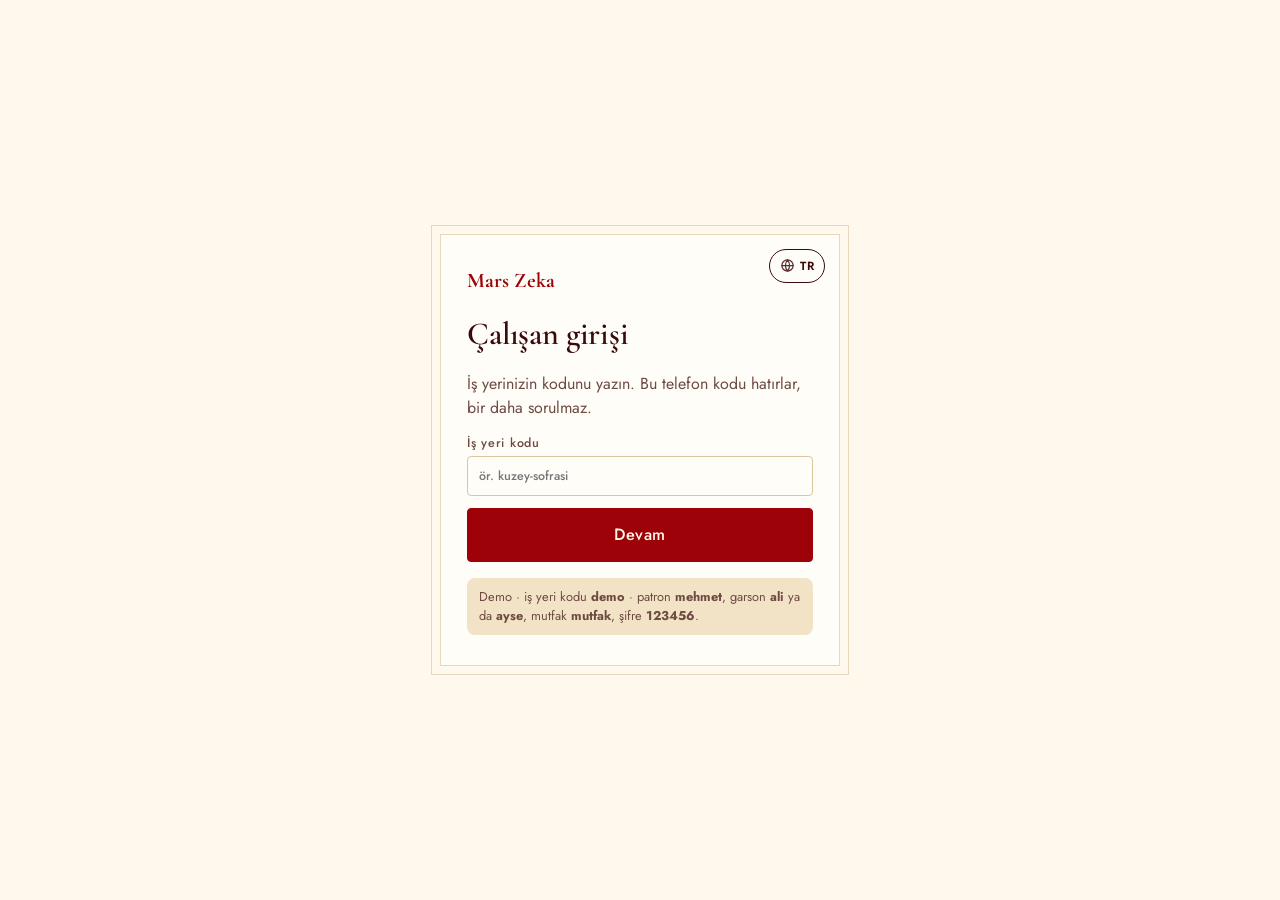
<file: index.html>
<!doctype html>
<html lang="tr">
<head>
<meta charset="utf-8">
<meta name="viewport" content="width=device-width, initial-scale=1, viewport-fit=cover">
<meta name="theme-color" content="#3A0A0A">
<meta name="apple-mobile-web-app-capable" content="yes">
<meta name="mobile-web-app-capable" content="yes">
<meta name="apple-mobile-web-app-title" content="Mars Zeka">
<meta name="description" content="QR ile masadan sipariş demosu">
<link rel="manifest" href="manifest.webmanifest">
<link rel="icon" href="icon.svg" type="image/svg+xml">
<link rel="apple-touch-icon" href="icon.svg">
<title>Mars Zeka</title>
<link rel="preconnect" href="https://fonts.googleapis.com">
<link rel="stylesheet" href="https://fonts.googleapis.com/css2?family=Cormorant+Garamond:ital,wght@0,500;0,600;0,700;1,500;1,600&family=Jost:wght@300;400;500;600&display=swap">
<style>
/* Mars Zeka — ortak stil. Palet: krem #FFF8EC, kum #F2E3C6, kırmızı #D62828, bordo #9D0208, kahve-siyah #3A0A0A.
   Tek görünüm (marka kimliği); her renk açıkça tanımlı. */
:root{
  --cream:#FFF8EC; --sand:#F2E3C6; --red:#D62828; --wine:#9D0208; --ink:#3A0A0A;
  --soft:#6E4A42; --line:#E8D8BA; --line-2:#DCC59C; --white:#FFFDF8;
  --ok:#2E6B3A; --ok-soft:#E3EFDC; --warn-soft:#FBE3D9;
  --f-display:"Cormorant Garamond","Cormorant",Garamond,"Times New Roman",serif;
  --f-body:"Jost",ui-sans-serif,system-ui,-apple-system,"Segoe UI",sans-serif;
  color-scheme:light;
}
*{box-sizing:border-box}
html,body{margin:0}
body{background:var(--cream);color:var(--ink);font-family:var(--f-body);font-size:16px;line-height:1.5}
h1,h2,h3,p{margin:0}
h1,h2,h3{font-family:var(--f-display);font-weight:600;letter-spacing:-.005em}
[hidden]{display:none!important}
a{color:var(--wine)}
button{font:inherit;cursor:pointer;color:inherit}
input,textarea,select{font:inherit;color:var(--ink);background:var(--white);border:1px solid var(--line-2);border-radius:4px;padding:.6rem .7rem;width:100%;min-width:0}
textarea{resize:vertical}
input:focus-visible,textarea:focus-visible,select:focus-visible,button:focus-visible,a:focus-visible{outline:2px solid var(--wine);outline-offset:2px}
.muted{color:var(--soft)} .small{font-size:.86rem} .center{text-align:center} .wide{width:100%}
.num{font-family:var(--f-display);font-variant-numeric:lining-nums tabular-nums}
.label{display:block;font-size:.68rem;font-weight:500;letter-spacing:.2em;text-transform:uppercase;color:var(--soft)}
.sr{position:absolute;width:1px;height:1px;overflow:hidden;clip:rect(0 0 0 0);white-space:nowrap}
.btn{display:inline-flex;align-items:center;justify-content:center;gap:.5rem;min-height:46px;padding:.55rem 1.1rem;border-radius:4px;border:1px solid var(--line-2);background:var(--white);color:var(--ink);font-weight:500;text-decoration:none;text-align:center}
.btn:hover{border-color:var(--wine)}
.btn:disabled{opacity:.45;cursor:not-allowed}
.btn-primary{background:var(--wine);border-color:var(--wine);color:var(--cream)}
.btn-primary:hover{background:var(--ink);border-color:var(--ink)}
.btn-red{background:var(--red);border-color:var(--red);color:var(--cream)}
.btn-ghost{background:transparent}
.btn-ok{background:var(--ok-soft);border-color:transparent;color:var(--ok)}
.btn-bad{background:var(--warn-soft);border-color:transparent;color:var(--wine)}
.btn-sm{min-height:36px;padding:.3rem .75rem;font-size:.88rem}
.btn-lg{min-height:54px;font-size:1.02rem;letter-spacing:.04em}
.row-btns{display:flex;flex-wrap:wrap;gap:10px}
.sound-bar{display:block;width:100%;border:0;background:var(--red);color:#fff;font-weight:500;padding:12px 16px;text-align:center}
@media (max-width:820px){input,textarea,select{font-size:16px}}
.toast{position:fixed;left:50%;bottom:calc(110px + env(safe-area-inset-bottom,0px));transform:translateX(-50%);background:var(--ink);color:var(--cream);padding:.7rem 1.1rem;border-radius:4px;font-weight:500;z-index:50;max-width:calc(100% - 32px);text-align:center;box-shadow:0 10px 30px -10px rgba(58,10,10,.5)}
.empty-card{background:var(--white);border:1px solid var(--line);border-radius:6px;padding:24px;display:flex;flex-direction:column;gap:8px}
.empty-card h2{font-size:1.6rem}
.empty-card p{color:var(--soft)}
.offline{background:var(--warn-soft);color:var(--wine);font-weight:500;font-size:.88rem;text-align:center;padding:8px 16px}
.chip{font-size:.72rem;font-weight:500;padding:.15rem .5rem;border-radius:3px;background:var(--sand);color:var(--ink);white-space:nowrap}

/* ---------- giriş ---------- */
.login{min-height:100vh;display:flex;align-items:center;justify-content:center;padding:24px 16px}
.login-card{width:100%;max-width:400px;background:var(--white);border:1px solid var(--line);padding:30px 26px;display:flex;flex-direction:column;gap:14px;box-shadow:0 0 0 8px var(--cream),0 0 0 9px var(--line)}
.login-card h1{font-size:2rem}
.brand-sm{font-family:var(--f-display);font-weight:700;font-size:1.3rem;color:var(--wine)}
.login-form{display:flex;flex-direction:column;gap:12px}
.fld{display:flex;flex-direction:column;gap:4px;font-size:.78rem;font-weight:500;letter-spacing:.06em;color:var(--soft);min-width:0}
.form-err{color:var(--wine);font-weight:500;font-size:.9rem}

/* ---------- müşteri ---------- */
.c-wrap{max-width:560px;margin:0 auto;padding-inline:16px}
.c-head{background:var(--cream);border-bottom:1px solid var(--line);position:sticky;top:env(safe-area-inset-top,0px);z-index:10}
.c-head-in{display:flex;align-items:center;gap:12px;padding-block:14px 10px}
.c-name{flex:1;min-width:0;font-family:var(--f-display);font-weight:700;font-size:1.65rem;line-height:1.05;overflow-wrap:anywhere}
.waiter-btn{display:inline-flex;align-items:center;gap:6px;flex-shrink:0;border:1px solid var(--wine);background:var(--white);color:var(--wine);border-radius:999px;padding:7px 12px;font-size:.82rem;font-weight:500;white-space:nowrap}
.waiter-btn.on{background:var(--ok-soft);border-color:transparent;color:var(--ok)}
@media (max-width:420px){.c-name{font-size:1.35rem}}
@media (max-width:380px){.waiter-btn{padding:7px 9px;font-size:.76rem}}
.c-table{font-size:.7rem;letter-spacing:.2em;text-transform:uppercase;color:var(--cream);background:var(--wine);padding:6px 10px;border-radius:3px;white-space:nowrap}
.c-chips{display:flex;gap:6px;overflow-x:auto;padding-block:4px 12px;scrollbar-width:none}
.c-chips::-webkit-scrollbar{display:none}
.c-chips a,.c-chips button{font-family:inherit;cursor:pointer;flex-shrink:0;text-decoration:none;color:var(--ink);font-size:.86rem;border:1px solid var(--line-2);border-radius:999px;padding:6px 13px;background:var(--white)}
.c-main{display:flex;flex-direction:column;gap:26px;padding-block:20px 40px}
.c-main.has-bar{padding-bottom:200px}
.c-intro{font-family:var(--f-display);font-style:italic;font-size:1.15rem;color:var(--soft);text-align:center}
.ar-open{display:inline-flex;align-items:center;gap:6px;align-self:flex-start;margin-top:6px;background:var(--sand);border:1px solid var(--line-2);color:var(--wine);border-radius:999px;padding:6px 12px;font-size:.8rem;font-weight:500}
#arLayer{position:fixed;inset:0;z-index:60;background:rgba(58,10,10,.55);display:flex;align-items:flex-end;justify-content:center}
.ar-box{width:100%;max-width:560px;max-height:100%;background:var(--cream);border-radius:14px 14px 0 0;padding:16px 16px calc(18px + env(safe-area-inset-bottom,0px));display:flex;flex-direction:column;gap:12px}
.ar-head{display:flex;justify-content:space-between;align-items:flex-start;gap:12px}
.ar-head h2{font-size:1.7rem;line-height:1.1}
.ar-stage{position:relative;height:min(58vh,440px);border-radius:10px;overflow:hidden;background:var(--sand);display:flex;align-items:center;justify-content:center}
.ar-wait{color:var(--soft);font-size:.9rem;text-align:center;padding:20px}
.ar-btn{position:absolute;left:50%;bottom:14px;transform:translateX(-50%);display:inline-flex;align-items:center;gap:8px;background:var(--wine);color:var(--cream);border:0;border-radius:999px;padding:12px 20px;font-weight:500;box-shadow:0 8px 20px -6px rgba(58,10,10,.5)}
.ar-note{font-size:.84rem;color:var(--soft)}
.alg-line{font-size:.76rem;color:var(--soft);letter-spacing:.02em}
.alg-warn{display:inline-flex;align-items:center;gap:5px;align-self:flex-start;font-size:.74rem;font-weight:600;color:#fff;background:var(--red);border-radius:3px;padding:3px 8px}
.dish.avoid .dish-img{opacity:.55}
.dish.avoid .dish-name{color:var(--soft)}
.alg-filter{display:flex;flex-direction:column;gap:8px}
.alg-toggle{display:inline-flex;align-items:center;gap:6px;align-self:flex-start;background:transparent;border:1px solid var(--line-2);border-radius:999px;padding:7px 13px;font-size:.84rem;color:var(--ink)}
.alg-panel{background:var(--white);border:1px solid var(--line);border-radius:6px;padding:12px 14px;display:flex;flex-direction:column;gap:10px;font-size:.88rem;color:var(--soft)}
.alg-chips{display:flex;flex-wrap:wrap;gap:6px}
.alg-chip{border:1px solid var(--line-2);background:var(--cream);border-radius:999px;padding:7px 12px;font-size:.84rem;color:var(--ink)}
.alg-chip[aria-pressed="true"]{background:var(--red);border-color:var(--red);color:#fff}
.alg-small{font-size:.76rem}
.eta-list{display:flex;flex-direction:column;gap:8px}
.eta-banner{display:flex;align-items:center;gap:12px;background:var(--ink);color:var(--cream);border-radius:6px;padding:12px 14px}
.eta-banner svg{flex-shrink:0;color:var(--sand)}
.eta-txt{flex:1;min-width:0;display:flex;flex-direction:column;line-height:1.3}
.eta-txt b{font-family:var(--f-display);font-size:1.2rem;font-weight:600}
.eta-txt span{font-size:.8rem;color:#C9AE95;overflow:hidden;text-overflow:ellipsis;white-space:nowrap}
.eta-num{display:flex;flex-direction:column;align-items:flex-end;line-height:1}
.eta-num strong{font-family:var(--f-display);font-size:2rem;font-weight:700;color:var(--sand)}
.eta-num strong.soon{font-size:1.15rem}
.eta-num small{font-size:.68rem;letter-spacing:.08em;color:#C9AE95;margin-top:2px}
.cat-h{display:flex;align-items:center;gap:12px;font-family:var(--f-display);font-size:1.6rem;font-weight:600;margin-bottom:6px}
.cat-h::after{content:"";flex:1;height:1px;background:var(--line-2)}
.dish{display:grid;grid-template-columns:104px minmax(0,1fr);gap:14px;padding:14px 0;border-bottom:1px solid var(--line)}
.dish:last-child{border-bottom:0}
.dish-img{width:104px;height:104px;border-radius:6px;overflow:hidden;background:var(--sand);position:relative}
.dish-img img,.dish-img .ph-svg{width:100%;height:100%;object-fit:cover;display:block}
.dish.out .dish-img{filter:grayscale(1);opacity:.55}
.dish-body{display:flex;flex-direction:column;gap:4px;min-width:0}
.dish-name{font-family:var(--f-display);font-size:1.32rem;font-weight:600;line-height:1.15;overflow-wrap:anywhere}
.dish-desc{font-size:.86rem;color:var(--soft);line-height:1.4}
.dish-meta{display:flex;align-items:center;gap:10px;margin-top:auto;padding-top:4px}
.dish-price{font-family:var(--f-display);font-weight:700;font-size:1.3rem;white-space:nowrap}
.dish-time{display:inline-flex;align-items:center;gap:4px;font-size:.78rem;color:var(--soft)}
.dish-time svg{flex-shrink:0}
.dish-time{flex-wrap:wrap}
.kcal{display:inline-flex;align-items:center;gap:4px;flex-basis:100%;margin-top:2px}
.por-l{display:flex;flex-direction:column;line-height:1.2}
.por-l small{font-size:.7rem;color:var(--soft);opacity:.85}
.dish-meta.portion{padding-top:6px;gap:8px}
.dish-meta.portion .round{width:34px;height:34px}
.dish-meta.portion .stepper{gap:6px}
.dish-meta.portion .dish-price{font-size:1.15rem}
.dish-meta.portion+.dish-meta.portion{border-top:1px dashed var(--line);margin-top:4px}
.por-l{font-size:.8rem;color:var(--soft);white-space:nowrap}
.dish-out{font-size:.72rem;letter-spacing:.14em;text-transform:uppercase;color:var(--wine);font-weight:500}
.stepper{display:flex;align-items:center;gap:8px;margin-left:auto;flex-shrink:0}
.stepper .q{min-width:1.4em;text-align:center;font-family:var(--f-display);font-weight:700;font-size:1.2rem}
.round{width:38px;height:38px;border-radius:50%;border:1px solid var(--line-2);background:var(--white);display:inline-flex;align-items:center;justify-content:center;font-size:1.25rem;line-height:1}
.round-add{background:var(--wine);border-color:var(--wine);color:var(--cream)}
.c-bar{position:fixed;left:0;right:0;bottom:0;z-index:12;background:var(--white);border-top:1px solid var(--line-2);padding-block:12px calc(12px + env(safe-area-inset-bottom,0px));box-shadow:0 -10px 30px -18px rgba(58,10,10,.35)}
.c-bar-in{display:flex;flex-direction:column;gap:8px}
.c-bar-top{display:flex;justify-content:space-between;align-items:baseline;gap:12px;font-size:.9rem;color:var(--soft)}
.c-bar-top b{font-family:var(--f-display);font-size:1.35rem;color:var(--ink)}
.note-in{font-size:.92rem}
.done{background:var(--white);border:1px solid var(--line);padding:10px}
.done-in{border:1px solid var(--line-2);padding:30px 20px;display:flex;flex-direction:column;align-items:center;gap:10px;text-align:center}
.done-ico{width:64px;height:64px;border-radius:50%;background:var(--wine);color:var(--cream);display:flex;align-items:center;justify-content:center}
.done h2{font-size:2rem;line-height:1.1}
.done-eta{font-family:var(--f-display);font-size:3.4rem;font-weight:700;line-height:1;color:var(--wine)}
.done-eta small{font-size:1.2rem;font-weight:600;color:var(--ink)}
.done p{color:var(--soft)}
.bill{background:var(--white);border:1px solid var(--line);border-radius:6px;padding:16px 18px;display:flex;flex-direction:column;gap:10px}
.bill h3{font-size:1.35rem;display:flex;justify-content:space-between;align-items:baseline}
.bill ul{list-style:none;margin:0;padding:0;display:flex;flex-direction:column;gap:4px;font-size:.94rem}
.bill li{display:flex;justify-content:space-between;gap:12px}
.bill li span:last-child{white-space:nowrap}
.bill-total{display:flex;justify-content:space-between;border-top:1px solid var(--line-2);padding-top:8px;font-weight:500}
.bill-total b{font-family:var(--f-display);font-size:1.35rem}
.bill-state{font-size:.88rem;color:var(--ok);font-weight:500;text-align:center}
.c-foot{text-align:center;font-size:.78rem;color:var(--soft);letter-spacing:.06em}

/* ---------- kasa ---------- */
.k-wrap{max-width:1240px;margin:0 auto;padding-inline:16px}
.k-head{background:var(--ink);color:var(--sand)}
.k-head-in{display:flex;flex-wrap:wrap;align-items:center;justify-content:space-between;gap:12px;padding-block:12px}
.k-name{font-family:var(--f-display);font-weight:700;font-size:1.5rem;color:var(--cream)}
.k-head .label{color:#C9AE95}
.tabs{display:flex;flex-wrap:wrap;gap:6px}
.tabs button{position:relative;min-height:42px;padding:.4rem 1rem;border-radius:4px;border:1px solid rgba(242,227,198,.3);background:transparent;color:var(--sand);font-weight:500}
.tabs button[aria-selected="true"]{background:var(--cream);color:var(--ink);border-color:var(--cream)}
.tabs .badge{position:absolute;top:-7px;right:-7px;min-width:20px;height:20px;border-radius:10px;background:var(--red);color:#fff;font-size:.72rem;display:flex;align-items:center;justify-content:center;padding:0 5px}
.k-head .btn{background:transparent;color:var(--sand);border-color:rgba(242,227,198,.3)}
@media (max-width:720px){
  .k-head-in{display:grid;grid-template-columns:minmax(0,1fr) auto}
  .k-head-in .tabs{grid-column:1 / -1;grid-row:2;display:grid;grid-template-columns:repeat(3,minmax(0,1fr))}
  .k-head-in .tabs button{padding-inline:.3rem;font-size:.86rem}
}
main.k-wrap{padding-block:20px 48px}
.alerts{display:flex;flex-direction:column;gap:8px;margin-bottom:18px}
.alert{display:flex;flex-wrap:wrap;align-items:center;justify-content:space-between;gap:10px;background:var(--red);color:#fff;border-radius:4px;padding:12px 16px;font-weight:500}
.alert .btn{background:#fff;color:var(--wine);border-color:#fff;min-height:36px}
.k-cols{display:grid;grid-template-columns:minmax(0,1.4fr) minmax(0,1fr);gap:22px;align-items:start}
@media (max-width:900px){.k-cols{grid-template-columns:minmax(0,1fr)}}
.k-h{display:flex;justify-content:space-between;align-items:baseline;font-family:var(--f-display);font-size:1.5rem;font-weight:600;margin-bottom:10px}
.k-h .label{font-family:var(--f-body)}
.tickets{display:grid;grid-template-columns:repeat(auto-fill,minmax(260px,1fr));gap:12px}
.ticket{background:var(--white);border:1px solid var(--line);border-top:4px solid var(--wine);border-radius:4px;padding:14px 16px;display:flex;flex-direction:column;gap:10px}
.ticket.late{border-top-color:var(--red);box-shadow:0 0 0 2px var(--red)}
.t-top{display:flex;justify-content:space-between;align-items:baseline;gap:10px}
.t-table{font-family:var(--f-display);font-size:1.7rem;font-weight:700;line-height:1}
.t-time{font-size:.8rem;color:var(--soft);text-align:right}
.t-items{list-style:none;margin:0;padding:0;display:flex;flex-direction:column;gap:3px;font-size:1rem}
.t-items b{font-family:var(--f-display);font-size:1.15rem;margin-right:4px}
.t-note{background:var(--sand);border-radius:3px;padding:6px 9px;font-size:.88rem}
.t-eta{font-size:.82rem;color:var(--soft)}
.t-eta.late{color:var(--red);font-weight:600}
.done-list{display:flex;flex-direction:column;gap:6px}
.done-row{display:flex;align-items:center;gap:10px;padding:8px 10px;background:var(--white);border:1px solid var(--line);border-radius:4px;font-size:.9rem}
.done-row .d{flex:1;min-width:0;color:var(--soft);overflow:hidden;text-overflow:ellipsis;white-space:nowrap}
.done-row b{font-family:var(--f-display);font-size:1.1rem}
.tables{display:grid;grid-template-columns:repeat(auto-fill,minmax(150px,1fr));gap:12px}
.tbl{background:var(--white);border:1px solid var(--line);border-radius:6px;padding:14px;display:flex;flex-direction:column;gap:6px;text-align:left;min-height:118px}
.tbl:hover{border-color:var(--wine)}
.tbl.busy{border-color:var(--line-2);background:var(--cream)}
.tbl.bill{border:2px solid var(--red);background:var(--warn-soft)}
.tbl-n{font-family:var(--f-display);font-size:1.6rem;font-weight:700;line-height:1}
.tbl-t{font-family:var(--f-display);font-size:1.3rem;font-weight:600;margin-top:auto}
.tbl-s{font-size:.78rem;color:var(--soft)}
.tbl.bill .tbl-s{color:var(--wine);font-weight:600}
.detail{background:var(--white);border:1px solid var(--line);border-radius:6px;padding:18px 20px;display:flex;flex-direction:column;gap:12px;margin-top:18px}
.detail h3{font-size:1.8rem}
.detail ul{list-style:none;margin:0;padding:0;display:flex;flex-direction:column;gap:4px}
.detail li{display:flex;justify-content:space-between;gap:12px}
.detail li span:last-child{white-space:nowrap}
.move-box{border-top:1px dashed var(--line-2);padding-top:12px;display:flex;flex-direction:column;gap:8px}
.pick-table button.busy{border-style:dashed;color:var(--soft)}
.rep-head{display:flex;flex-wrap:wrap;justify-content:space-between;align-items:center;gap:12px;margin-bottom:16px}
.rep-head .pick-table button{min-width:auto;padding:0 14px;font-family:var(--f-body);font-weight:500;font-size:.9rem}
.rep-tiles{display:grid;grid-template-columns:repeat(auto-fit,minmax(170px,1fr));gap:12px}
.rep-tile{background:var(--white);border:1px solid var(--line);border-radius:6px;padding:14px 16px;display:flex;flex-direction:column;gap:2px}
.rep-tile b{font-family:var(--f-display);font-size:2rem;font-weight:700;line-height:1.1}
.rep-tile small{color:var(--soft);font-size:.8rem}
.rep-top{margin:10px 0 0;padding-left:1.2em;display:flex;flex-direction:column;gap:6px}
.rep-top li span{display:inline-block;min-width:60%}
.rep-top b{float:right;font-size:1.1rem}
.rep-hours{display:flex;flex-direction:column;gap:5px;margin-top:10px}
.rep-bar{display:grid;grid-template-columns:52px minmax(0,1fr) 30px;align-items:center;gap:8px;font-size:.84rem}
.rep-bar i{display:block;height:12px;background:var(--wine);border-radius:2px}
.rep-bar b{text-align:right}
.pl-box{display:flex;flex-wrap:wrap;align-items:center;justify-content:space-between;gap:10px;background:var(--white);border:1px solid var(--line);border-radius:6px;padding:12px 14px}
.pl-box div{display:flex;flex-direction:column;min-width:0;flex:1 1 220px}
.k-narrow{max-width:760px;display:flex;flex-direction:column;gap:16px}
.k-panel{background:var(--white);border:1px solid var(--line);border-radius:6px;padding:14px 16px}
.pick-table{display:flex;flex-wrap:wrap;gap:6px}
.pick-table button{min-width:52px;min-height:44px;border:1px solid var(--line-2);border-radius:4px;background:var(--white);font-family:var(--f-display);font-weight:700;font-size:1.15rem}
.pick-table button[aria-pressed="true"]{background:var(--wine);border-color:var(--wine);color:var(--cream)}
.w-item{display:flex;align-items:center;justify-content:space-between;gap:10px;padding:9px 0;border-bottom:1px solid var(--line)}
.w-item:last-child{border-bottom:0}
.w-item .nm{min-width:0}
.w-item .nm b{display:block;font-weight:500}
.pinbox{display:flex;flex-wrap:wrap;align-items:center;gap:10px;background:var(--sand);border-radius:4px;padding:12px 14px}
.pinbox input{width:120px}
.m-row{display:flex;flex-wrap:wrap;align-items:center;justify-content:space-between;gap:10px;padding:10px 0;border-bottom:1px solid var(--line)}
.m-row:last-child{border-bottom:0}
.m-row.is-out .m-nm{text-decoration:line-through;opacity:.55}
.m-ctl{display:flex;flex-wrap:wrap;align-items:center;gap:8px}
.price-in{width:96px}
.log{list-style:none;margin:0;padding:0;display:flex;flex-direction:column;gap:4px;font-size:.84rem;color:var(--soft)}

/* ---------- kurulum ---------- */
.s-wrap{max-width:1100px;margin:0 auto;padding-inline:16px}
.s-head{background:var(--ink);color:var(--sand)}
.s-head-in{display:flex;justify-content:space-between;align-items:center;gap:12px;padding-block:14px}
.s-head .brand-sm{color:var(--cream);font-size:1.6rem;text-decoration:none}
.s-head .btn{background:transparent;color:var(--sand);border-color:rgba(242,227,198,.3)}
.s-head-r{display:flex;align-items:center;gap:10px;min-width:0}
.s-head-r .small{overflow:hidden;text-overflow:ellipsis;white-space:nowrap;max-width:40vw;color:#C9AE95}
.s-main{display:flex;flex-direction:column;gap:34px;padding-block:28px 64px}
.s-hero{display:flex;flex-wrap:wrap;gap:24px;align-items:center;justify-content:space-between;background:var(--white);border:1px solid var(--line);padding:26px}
.s-hero h1{font-size:clamp(2rem,4vw,2.8rem);line-height:1.05}
.s-sec{display:flex;flex-direction:column;gap:14px}
.s-sec h2{font-size:1.9rem}
.s-sec-head{display:flex;flex-wrap:wrap;justify-content:space-between;align-items:center;gap:10px}
.note{font-size:.88rem;color:var(--soft)}
.form-row{display:flex;flex-wrap:wrap;gap:12px;align-items:flex-end;background:var(--white);border:1px solid var(--line);padding:16px}
.form-row .fld{flex:2 1 220px}
.form-row .fld-s{flex:1 1 110px}
.ed-list{display:flex;flex-direction:column;gap:10px}
.ed{display:grid;grid-template-columns:96px minmax(0,1fr);gap:14px;background:var(--white);border:1px solid var(--line);padding:12px}
.ed-left{display:flex;flex-direction:column;gap:6px;align-items:stretch}
.ed-mini{border:1px solid var(--line-2);background:var(--white);border-radius:4px;padding:4px 6px;font-size:.74rem;color:var(--soft)}
.ed-mini:disabled{opacity:.35}
.ed-move{display:grid;grid-template-columns:1fr 1fr;gap:4px}
.alg-edit{border:1px dashed var(--line-2);border-radius:4px;padding:6px 10px 8px;margin:0;display:flex;flex-wrap:wrap;gap:4px 12px;font-size:.8rem;color:var(--ink)}
.alg-edit legend{font-size:.78rem;letter-spacing:.06em;color:var(--soft);padding:0 4px}
.alg-edit label{display:inline-flex;align-items:center;gap:4px}
.alg-edit input{width:auto}
.ed-photo{position:relative;width:96px;height:96px;border-radius:6px;overflow:hidden;background:var(--sand);border:1px dashed var(--line-2);display:flex;align-items:center;justify-content:center;cursor:pointer}
.ed-photo img,.ed-photo .ph-svg{width:100%;height:100%;object-fit:cover}
.ed-photo span{position:absolute;bottom:0;left:0;right:0;background:rgba(58,10,10,.72);color:var(--cream);font-size:.7rem;text-align:center;padding:3px}
.ed-photo input{position:absolute;inset:0;opacity:0;cursor:pointer}
.ed-fields{display:grid;grid-template-columns:minmax(0,2fr) minmax(0,1.3fr) 86px 96px;gap:8px;align-items:end}
.ed-fields .fld-amt{grid-column:1 / 3}
.ed-fields .fld-desc{grid-column:1 / 4}
.ed-fields .del{align-self:end}
@media (max-width:640px){
  .ed{grid-template-columns:76px minmax(0,1fr)}
  .ed-photo{width:76px;height:76px}
  .ed-fields{grid-template-columns:minmax(0,1fr) minmax(0,1fr)}
  .ed-fields .fld-name,.ed-fields .fld-desc{grid-column:1 / -1}
}
.qr-grid{display:grid;grid-template-columns:repeat(auto-fill,minmax(200px,1fr));gap:14px}
.qr-card{background:var(--white);border:1px solid var(--line);padding:8px}
.qr-in{border:1px solid var(--wine);outline:1px solid var(--wine);outline-offset:-4px;padding:16px 10px 12px;display:flex;flex-direction:column;align-items:center;gap:4px;text-align:center}
.qr-cafe{font-family:var(--f-display);font-weight:700;font-size:1.1rem;max-width:100%;overflow:hidden;text-overflow:ellipsis;white-space:nowrap}
.qr-label{font-family:var(--f-display);font-style:italic;font-size:1.8rem;line-height:1.1}
.qr-img{width:140px;height:140px;display:flex;align-items:center;justify-content:center}
.qr-img img,.qr-img canvas{width:140px!important;height:140px!important}
.qr-hint{font-size:.6rem;letter-spacing:.2em;text-transform:uppercase;color:var(--soft)}
.pick-grid{display:grid;grid-template-columns:repeat(auto-fill,minmax(220px,1fr));gap:12px}
.pick-card{display:flex;flex-direction:column;gap:2px;background:var(--white);border:1px solid var(--line);padding:16px;color:var(--ink);text-decoration:none}
.pick-card b{font-family:var(--f-display);font-size:1.4rem}
.s-danger{border-top:1px solid var(--line-2);padding-top:26px}
@media (max-width:480px){
  .qr-grid{grid-template-columns:repeat(2,minmax(0,1fr));gap:10px}
  .qr-img,.qr-img img,.qr-img canvas{width:110px!important;height:110px!important}
  .qr-label{font-size:1.4rem}
}
@media print{
  body{background:#fff}
  .s-head,.s-hero,.no-print,.toast{display:none!important}
  .s-main{padding:0}
  .qr-grid{grid-template-columns:repeat(3,1fr);gap:8mm}
  .qr-card{break-inside:avoid}
}

/* Yoğunluk ve iptal */
.busy-note{display:flex;align-items:center;gap:8px;background:#FBE9D0;border:1px solid #E9C48F;color:var(--wine);border-radius:6px;padding:10px 12px;margin:0 0 14px;font-size:.9rem}
.busy-note svg{flex-shrink:0}
.busy-bar{display:flex;flex-wrap:wrap;align-items:center;justify-content:space-between;gap:10px;background:var(--white);border:1px solid var(--line);border-radius:6px;padding:12px 14px;margin-bottom:18px}
.busy-bar>div:first-child{display:flex;flex-direction:column;min-width:0;flex:1 1 240px}
.busy-bar .pick-table{align-items:center}
.eta-banner.cancelled{background:var(--white);color:var(--ink);border:1px solid var(--red)}
.eta-banner.cancelled b{color:var(--red)}
.t-cancel-link{background:none;border:0;color:var(--soft);font:inherit;font-size:.8rem;text-decoration:underline;cursor:pointer;padding:6px 0 0;align-self:center}
.t-cancel{display:flex;flex-wrap:wrap;align-items:center;gap:6px;font-size:.82rem;margin-top:6px}
.t-cancel span{flex:1 1 100%;color:var(--red)}
.eta-banner.cancelled .eta-txt span{color:var(--soft);white-space:normal}
.busy-bar .pick-table button{font-family:var(--f-body,inherit);font-size:.88rem;font-weight:500}
.t-left{display:flex;flex-wrap:wrap;align-items:center;gap:6px}
.t-left span{flex:1 1 100%}
.t-left button{flex:1;min-width:44px;min-height:40px;border:1px solid var(--line-2);background:var(--white);color:var(--ink);border-radius:4px;font:inherit;font-weight:600;cursor:pointer}
.t-left button:active{background:var(--sand)}

/* ================= Garson uygulaması ================= */
body.g-body{background:var(--cream)}
.g-app{min-height:100svh;padding-bottom:calc(84px + env(safe-area-inset-bottom,0px))}
.g-head{position:sticky;top:0;z-index:15;display:flex;align-items:center;justify-content:space-between;gap:12px;background:var(--ink);color:var(--cream);padding:calc(12px + env(safe-area-inset-top,0px)) max(16px,env(safe-area-inset-right,0px)) 12px max(16px,env(safe-area-inset-left,0px))}
.g-head div{display:flex;flex-direction:column;line-height:1.15}
.g-kick{font-size:.66rem;letter-spacing:.24em;text-transform:uppercase;color:#C9AE95}
.g-head b{font-family:var(--f-display);font-size:1.4rem;font-weight:600}
.g-pulse{background:var(--red);color:#fff;font-size:.8rem;font-weight:600;padding:6px 12px;border-radius:999px;animation:gpulse 1.4s ease-in-out infinite}
@keyframes gpulse{50%{box-shadow:0 0 0 6px rgba(214,40,40,.3)}}
.g-ok{font-size:.8rem;color:#C9AE95;border:1px solid rgba(242,227,198,.3);padding:5px 12px;border-radius:999px}
.g-sound{display:flex;align-items:center;justify-content:center;gap:8px;width:100%;border:0;background:var(--sand);color:var(--ink);font:inherit;font-size:.86rem;padding:12px 16px;cursor:pointer}
.g-main{padding:16px max(16px,env(safe-area-inset-right,0px)) 24px max(16px,env(safe-area-inset-left,0px));max-width:720px;margin:0 auto;display:flex;flex-direction:column;gap:12px}
.g-h{font-family:var(--f-display);font-size:1.7rem;font-weight:700;margin:6px 0 2px;display:flex;align-items:center;gap:10px}
.g-h span{font-family:var(--f-body);font-size:.8rem;background:var(--ok);color:#fff;border-radius:999px;padding:2px 10px}
.g-calls{display:flex;flex-direction:column;gap:8px}
.g-call{display:grid;grid-template-columns:40px minmax(0,1fr) auto;gap:12px;align-items:center;background:var(--white);border:1px solid var(--line);border-left:5px solid #E0A13A;border-radius:10px;padding:12px}
.g-call.bill{border-left-color:var(--red)}
.g-ci{width:40px;height:40px;border-radius:50%;display:grid;place-items:center;background:#FBEBC9;color:#8A5A0B}
.g-call.bill .g-ci{background:var(--warn-soft);color:var(--wine)}
.g-call b{display:block;font-size:1.05rem}.g-call small{color:var(--soft);font-size:.82rem}
.g-btn{min-height:44px;padding:0 16px;border-radius:8px;border:0;background:var(--wine);color:#fff;font:inherit;font-weight:500;font-size:.92rem;cursor:pointer}
.g-btn.wide{width:100%}
.g-btn:active{transform:scale(.98)}
.g-grid{display:grid;grid-template-columns:repeat(auto-fill,minmax(96px,1fr));gap:8px}
.g-tbl{position:relative;aspect-ratio:1/1;border-radius:12px;border:1px solid var(--line);background:var(--white);color:var(--ink);font:inherit;display:flex;flex-direction:column;align-items:center;justify-content:center;gap:2px;padding:6px;cursor:pointer;transition:transform .15s}
.g-tbl:active{transform:scale(.96)}
.g-tbl .n{font-family:var(--f-display);font-size:2rem;font-weight:700;line-height:1}
.g-tbl .s{font-size:.74rem;color:var(--soft)}
.g-tbl .t{font-size:.72rem;font-weight:600;font-variant-numeric:tabular-nums}
.g-tbl.busy{background:var(--sand);border-color:var(--line-2)}
.g-tbl.ready{background:var(--ok-soft);border-color:var(--ok)}.g-tbl.ready .s{color:var(--ok);font-weight:600}
.g-tbl.wait{background:#FBEBC9;border-color:#E0A13A}.g-tbl.wait .s{color:#8A5A0B;font-weight:600}
.g-tbl.bill{background:var(--red);border-color:var(--red);color:#fff}.g-tbl.bill .s{color:#fff;font-weight:600}
.g-tbl.bill,.g-tbl.wait{animation:gpulse 1.4s ease-in-out infinite}
.g-legend{display:flex;flex-wrap:wrap;gap:6px 14px;font-size:.76rem;color:var(--soft);margin-top:4px}
.g-legend span::before{content:"";display:inline-block;width:10px;height:10px;border-radius:3px;margin-right:6px;vertical-align:-1px;border:1px solid var(--line-2)}
.g-legend .busy::before{background:var(--sand)}.g-legend .ready::before{background:var(--ok-soft);border-color:var(--ok)}.g-legend .wait::before{background:#FBEBC9;border-color:#E0A13A}.g-legend .bill::before{background:var(--red);border-color:var(--red)}
.g-empty{display:flex;flex-direction:column;align-items:center;text-align:center;gap:10px;color:var(--soft);background:var(--white);border:1px dashed var(--line-2);border-radius:12px;padding:32px 20px}
.g-empty svg{width:40px;height:40px;color:var(--line-2)}
.g-ready{background:var(--white);border:1px solid var(--line);border-top:5px solid var(--ok);border-radius:12px;padding:14px;display:flex;flex-direction:column;gap:8px}
.g-ready.late{border-top-color:var(--red)}
.g-r-top{display:flex;justify-content:space-between;align-items:baseline;gap:8px}
.g-r-top b{font-family:var(--f-display);font-size:1.6rem}
.g-r-top small{color:var(--soft);font-size:.8rem}.g-ready.late .g-r-top small{color:var(--red);font-weight:600}
.g-ready ul{margin:0;padding:0;list-style:none;font-size:1rem}
.g-note{font-size:.86rem;color:var(--wine);background:var(--warn-soft);border-radius:6px;padding:6px 10px;margin:0}
.g-lbl{font-size:.72rem;letter-spacing:.16em;text-transform:uppercase;color:var(--soft)}
.g-pick{display:flex;gap:6px;overflow-x:auto;padding-bottom:4px;scrollbar-width:none}
.g-pick::-webkit-scrollbar{display:none}
.g-pick button{flex-shrink:0;min-width:46px;min-height:46px;border-radius:10px;border:1px solid var(--line-2);background:var(--white);color:var(--ink);font:inherit;font-weight:600;font-size:1.05rem;cursor:pointer}
.g-pick button[aria-pressed="true"]{background:var(--wine);border-color:var(--wine);color:#fff}
.g-cat{font-family:var(--f-display);font-size:1.3rem;font-weight:700;margin:10px 0 0;padding-bottom:4px;border-bottom:1px solid var(--line)}
.g-item{display:flex;align-items:center;justify-content:space-between;gap:12px;padding:8px 0;border-bottom:1px dashed var(--line)}
.g-item b{display:block;font-weight:500}.g-item b em{font-style:normal;font-size:.78rem;color:var(--wine);background:var(--warn-soft);border-radius:4px;padding:1px 6px;margin-left:4px}
.g-item small{color:var(--soft);font-size:.8rem}
.g-sendbar{position:sticky;bottom:calc(76px + env(safe-area-inset-bottom,0px));background:var(--cream);border-top:1px solid var(--line);padding-top:10px;margin-top:8px;display:flex;flex-direction:column;gap:8px;box-shadow:0 -12px 20px -16px rgba(58,10,10,.4)}
.g-sum{display:flex;justify-content:space-between;align-items:baseline;font-size:.9rem}.g-sum b{font-family:var(--f-display);font-size:1.3rem}
.g-nav{position:fixed;left:0;right:0;bottom:0;z-index:20;display:grid;grid-template-columns:repeat(3,1fr);background:var(--white);border-top:1px solid var(--line);padding-bottom:env(safe-area-inset-bottom,0px);box-shadow:0 -10px 30px -20px rgba(58,10,10,.5)}
.g-nav button{position:relative;display:flex;flex-direction:column;align-items:center;justify-content:center;gap:3px;min-height:66px;border:0;background:none;color:var(--soft);font:inherit;font-size:.74rem;cursor:pointer}
.g-nav button[aria-current="page"]{color:var(--wine);font-weight:600}
.g-nav button[aria-current="page"]::before{content:"";position:absolute;top:0;left:30%;right:30%;height:3px;border-radius:0 0 3px 3px;background:var(--wine)}
.g-badge{position:absolute;top:8px;left:calc(50% + 6px);min-width:20px;height:20px;padding:0 6px;border-radius:999px;background:var(--red);color:#fff;font-style:normal;font-size:.7rem;font-weight:700;display:grid;place-items:center}
.g-scrim{position:fixed;inset:0;z-index:30;background:rgba(58,10,10,.45);animation:gfade .25s ease}
.g-sheet{position:fixed;left:0;right:0;bottom:0;z-index:31;max-height:86svh;overflow-y:auto;background:var(--cream);border-radius:20px 20px 0 0;padding:10px max(18px,env(safe-area-inset-right,0px)) calc(20px + env(safe-area-inset-bottom,0px)) max(18px,env(safe-area-inset-left,0px));animation:gup .32s cubic-bezier(.2,.7,.2,1);max-width:720px;margin:0 auto}
@keyframes gup{from{transform:translateY(100%)}to{transform:none}}
@keyframes gfade{from{opacity:0}to{opacity:1}}
.g-grab{display:block;width:44px;height:5px;border-radius:3px;background:var(--line-2);margin:0 auto 10px}
.g-s-top{display:flex;align-items:center;justify-content:space-between;gap:10px;margin-bottom:8px}
.g-s-top h3{font-family:var(--f-display);font-size:2rem;font-weight:700;margin:0}
.g-tag{font-size:.76rem;font-weight:600;padding:4px 10px;border-radius:999px}
.g-tag.bill{background:var(--red);color:#fff}.g-tag.wait{background:#FBEBC9;color:#8A5A0B}
.g-bill{margin:0;padding:0;list-style:none}
.g-bill li{display:flex;justify-content:space-between;gap:10px;padding:7px 0;border-bottom:1px dashed var(--line)}
.g-info{font-size:.86rem;color:var(--soft);margin:8px 0 0}
.g-s-acts{display:flex;flex-direction:column;gap:8px;margin-top:16px}
@media (prefers-reduced-motion:reduce){.g-pulse,.g-tbl.bill,.g-tbl.wait{animation:none}.g-sheet,.g-scrim{animation:none}}
.g-body .toast{top:calc(78px + env(safe-area-inset-top,0px));bottom:auto}
.g-th{flex-shrink:0;width:58px;height:58px;border-radius:12px;overflow:hidden;box-shadow:0 4px 10px -6px rgba(58,10,10,.6);background:#6B4220}
.g-th img,.g-th svg{width:100%;height:100%;object-fit:cover;display:block}
.g-th.sm{width:40px;height:40px;border-radius:9px}
.g-item{justify-content:flex-start}
.g-it-txt{flex:1;min-width:0}
.g-r-items{display:flex;flex-direction:column;gap:8px}
.g-r-items li{display:flex;align-items:center;gap:10px}
.g-th{position:relative}
.g-th img{position:absolute;inset:0}
.dish-img{position:relative}
.dish-img img{position:absolute;inset:0}

/* ================= Premium menü kartları ================= */
.cat-h{justify-content:center;text-align:center;font-size:2rem;font-weight:700;letter-spacing:-.01em;margin:26px 0 16px;gap:14px}
.cat-h::before{content:"";flex:1;height:1px;background:linear-gradient(90deg,transparent,var(--line-2))}
.cat-h::after{background:linear-gradient(90deg,var(--line-2),transparent)}
.dish-grid{display:grid;grid-template-columns:minmax(0,1fr);gap:18px}

.dish{display:flex;flex-direction:column;gap:0;padding:0;background:var(--white);border:1px solid var(--line);border-radius:20px;overflow:hidden;box-shadow:0 22px 44px -30px rgba(58,10,10,.55);border-bottom:1px solid var(--line)}
.dish:last-child{border-bottom:1px solid var(--line)}
.dish-img{width:100%;height:auto;aspect-ratio:16/10;max-width:100%;border-radius:0;background:#6B4220}
.dish-img::after{content:"";position:absolute;inset:auto 0 0 0;height:45%;background:linear-gradient(transparent,rgba(30,6,4,.55));pointer-events:none}
.dish-img img{transition:transform .6s cubic-bezier(.2,.7,.2,1)}
.dish:active .dish-img img{transform:scale(1.03)}
.dish-tag{position:absolute;z-index:2;top:12px;left:12px;display:inline-flex;align-items:center;gap:5px;background:rgba(255,248,236,.93);color:var(--ink);font-size:.8rem;font-weight:500;padding:5px 11px;border-radius:999px;box-shadow:0 4px 12px -6px rgba(0,0,0,.5)}
.dish-tag.busy{background:var(--red);color:#fff}
.dish-img .alg-warn{position:absolute;z-index:2;top:12px;right:12px}
.dish-img .ar-open{position:absolute;z-index:2;left:12px;bottom:12px;margin:0;background:rgba(58,10,10,.82);border:1px solid rgba(242,227,198,.35);color:var(--cream);backdrop-filter:blur(4px)}
.dish-body{padding:16px 18px 18px;gap:6px}
.dish-name{font-size:1.7rem;font-weight:700;letter-spacing:-.01em}
.dish-desc{font-family:var(--f-display);font-style:italic;font-size:1.08rem;line-height:1.35}
.dish-facts{display:flex;flex-wrap:wrap;gap:6px;margin-top:4px}
.dish-facts span{display:inline-flex;align-items:center;gap:5px;font-size:.76rem;color:var(--soft);background:var(--cream);border:1px solid var(--line);border-radius:999px;padding:4px 10px}
.dish-facts .alg{color:var(--wine);background:var(--warn-soft);border-color:transparent}
.dish-meta{margin-top:8px;padding-top:12px;border-top:1px dashed var(--line-2)}
.dish-meta .dish-price{font-size:1.6rem}
.dish-meta.portion+.dish-meta.portion{margin-top:0;padding-top:10px}
.dish-meta.portion .dish-price{font-size:1.3rem;margin-left:auto}
.dish-meta.portion .stepper{margin-left:12px}
.dish.out .dish-img{filter:grayscale(1);opacity:.6}
.dish-out{margin-left:auto}
.dish.avoid{border-color:var(--red)}
.dish.avoid .dish-img{opacity:.6}
.c-intro{font-size:1.35rem;padding-block:6px 2px}

/* ================= Online sipariş ================= */
.ol-hero{text-align:center;display:flex;flex-direction:column;align-items:center;gap:6px;padding-block:8px 4px}
.ol-kick{font-size:.7rem;letter-spacing:.28em;text-transform:uppercase;color:var(--wine)}
.ol-hero h1{font-family:var(--f-display);font-size:2.4rem;font-weight:700;line-height:1;margin:0}
.ol-hero p{color:var(--soft);font-size:.9rem;max-width:34ch}
.ol-track{display:flex;align-items:center;gap:12px;width:100%;border:0;border-radius:16px;background:var(--ink);color:var(--cream);padding:14px 16px;text-align:left;font:inherit;cursor:pointer}
.ol-track span{flex:1;display:flex;flex-direction:column;line-height:1.3}
.ol-track small{color:#C9AE95;font-size:.82rem}
.ol-track em{font-style:normal;font-size:.85rem;color:var(--sand)}
.co{display:flex;flex-direction:column;gap:14px;background:var(--white);border:1px solid var(--line);border-radius:20px;padding:20px 18px}
.co-h{font-family:var(--f-display);font-size:2rem;font-weight:700;margin:4px 0 8px}
.co-items{margin:0;padding:0;list-style:none}
.co-items li{display:flex;justify-content:space-between;gap:10px;padding:7px 0;border-bottom:1px dashed var(--line)}
.co-mode{display:grid;grid-template-columns:1fr 1fr;gap:8px}
.co-mode button{display:flex;flex-direction:column;align-items:flex-start;gap:2px;text-align:left;border:1.5px solid var(--line-2);background:var(--cream);border-radius:14px;padding:12px 14px;font:inherit;color:var(--ink);cursor:pointer}
.co-mode button[aria-checked="true"]{border-color:var(--wine);background:var(--warn-soft)}
.co-mode b{font-family:var(--f-display);font-size:1.2rem}
.co-mode small{font-size:.76rem;color:var(--soft)}
.co .fld{display:flex;flex-direction:column;gap:5px;font-size:.86rem;font-weight:500}
.co .fld input,.co .fld textarea{font:inherit;font-size:16px;padding:12px 14px;border:1px solid var(--line-2);border-radius:10px;background:#fff;color:var(--ink);width:100%}
.co-pay{font-size:.8rem;color:var(--soft);line-height:1.45}
.trk{background:var(--white);border:1px solid var(--line);border-left:5px solid #E0A13A;border-radius:16px;padding:16px;display:flex;flex-direction:column;gap:6px;margin-bottom:12px}
.trk.ready{border-left-color:var(--ok)}.trk.ok{border-left-color:var(--line-2)}.trk.cancel{border-left-color:var(--red)}
.trk-top{display:flex;justify-content:space-between;align-items:baseline}
.trk h3{font-family:var(--f-display);font-size:1.8rem;margin:0}
.trk.ready h3{color:var(--ok)}.trk.cancel h3{color:var(--red)}
.trk-sub{color:var(--soft);margin:0}
.trk-steps{display:grid;grid-template-columns:repeat(3,1fr);gap:4px;margin-top:4px}
.trk-steps span{font-size:.72rem;text-align:center;color:var(--soft);padding-top:8px;border-top:4px solid var(--line)}
.trk-steps span.on{border-top-color:var(--ok);color:var(--ink);font-weight:600}
.trk-items{font-size:.86rem;color:var(--soft);margin:4px 0 0}

/* ================= Çalışan uygulaması: siparişler, patron, giriş ================= */
.login-hint{font-size:.8rem;color:var(--soft);background:var(--sand);border-radius:8px;padding:10px 12px;line-height:1.45;margin-top:4px}
.g-who{border:1px solid rgba(242,227,198,.35);background:transparent;color:var(--cream);border-radius:999px;padding:6px 12px;font:inherit;font-size:.8rem;cursor:pointer;margin-left:auto}
.g-head .g-pulse,.g-head .g-ok{margin-left:8px}
.g-role{font-style:normal;font-family:var(--f-body);font-size:.66rem;letter-spacing:.08em;text-transform:uppercase;background:#F2B03F;color:var(--ink);border-radius:999px;padding:2px 8px;vertical-align:3px;font-weight:600}
.g-role.soft{background:var(--sand)}
.g-h-row{display:flex;align-items:center;justify-content:space-between;gap:10px;flex-wrap:wrap}
.g-filter{border:1px solid var(--line-2);background:var(--white);border-radius:999px;padding:6px 12px;font:inherit;font-size:.8rem;cursor:pointer;color:var(--ink)}
.g-filter[aria-pressed="true"]{background:var(--wine);color:#fff;border-color:var(--wine)}
.g-ord{background:var(--white);border:1px solid var(--line);border-left:5px solid #E0A13A;border-radius:12px;padding:14px;display:flex;flex-direction:column;gap:8px}
.g-ord.online{border-left-color:#3A6EA5}
.g-ord.done{border-left-color:var(--ok)}
.g-ord .g-r-top b{font-family:var(--f-display);font-size:1.5rem}
.g-zone{font-size:.76rem;color:var(--soft)}
.g-contact{font-size:.88rem;background:#EAF1F8;border-radius:8px;padding:8px 10px;line-height:1.5}
.g-contact a{color:#1F4F80}
.g-ord-foot{display:flex;justify-content:space-between;align-items:center}
.g-ord-foot b{font-family:var(--f-display);font-size:1.2rem}
.g-chip{font-size:.76rem;font-weight:600;border-radius:999px;padding:4px 10px;background:#FBEBC9;color:#8A5A0B}
.g-chip.ok{background:var(--ok-soft);color:var(--ok)}
.g-chip.late{background:var(--warn-soft);color:var(--wine)}
.g-tbl.mine{border-width:3px;border-color:var(--wine)}
.g-ini{position:absolute;top:6px;right:6px;width:22px;height:22px;border-radius:50%;background:var(--ink);color:var(--cream);font-size:.7rem;font-weight:600;display:grid;place-items:center}
.g-tbl.bill .g-ini{background:#fff;color:var(--red)}
.g-tiles{display:grid;grid-template-columns:1fr 1fr;gap:8px}
.g-tile{background:var(--white);border:1px solid var(--line);border-radius:14px;padding:14px;display:flex;flex-direction:column;gap:2px}
.g-tile.big{grid-column:1/-1;background:var(--ink);color:var(--cream);border-color:var(--ink)}
.g-tile span{font-size:.72rem;letter-spacing:.12em;text-transform:uppercase;color:var(--soft)}
.g-tile.big span,.g-tile.big small{color:#C9AE95}
.g-tile b{font-family:var(--f-display);font-size:1.7rem;line-height:1.1;font-variant-numeric:tabular-nums}
.g-tile.big b{font-size:2.6rem}
.g-tile small{font-size:.78rem;color:var(--soft)}
.g-staff{background:var(--white);border:1px solid var(--line);border-radius:14px;padding:14px;display:flex;flex-direction:column;gap:10px}
.g-st-top{display:flex;gap:12px;align-items:center}
.g-st-top b{display:block}.g-st-top small{color:var(--soft);font-size:.8rem}
.g-av{width:40px;height:40px;border-radius:50%;background:var(--wine);color:#fff;display:grid;place-items:center;font-family:var(--f-display);font-weight:700;font-size:1.2rem;flex-shrink:0}
.g-bar{height:8px;background:var(--sand);border-radius:4px;overflow:hidden}
.g-bar i{display:block;height:100%;background:var(--wine);border-radius:4px}
.g-st-nums{display:flex;justify-content:space-between;flex-wrap:wrap;gap:4px 12px;font-size:.84rem;color:var(--soft)}
.g-st-nums b{color:var(--ink)}
.g-staff .btn-sm{align-self:flex-start}
.g-pick.wrap{flex-wrap:wrap;overflow:visible}
.g-pick.sm button{min-width:auto;min-height:34px;padding:0 12px;font-size:.84rem;font-weight:500}
.g-pick button.taken{opacity:.5}
.g-set{background:var(--white);border:1px solid var(--line);border-radius:14px;padding:4px 14px;display:flex;flex-direction:column}
.g-sw{display:flex;align-items:center;justify-content:space-between;gap:12px;padding:12px 0;border-bottom:1px dashed var(--line)}
.g-sw:last-child{border-bottom:0}
.g-sw span{display:flex;flex-direction:column;min-width:0}
.g-sw small{color:var(--soft);font-size:.78rem}
.g-sw input[type=checkbox]{width:44px;height:26px;accent-color:var(--wine);flex-shrink:0}
.g-new{display:flex;flex-direction:column;gap:10px;padding:14px 0}
.g-new label{display:flex;flex-direction:column;gap:5px;font-size:.84rem;font-weight:500}
.g-new input,.g-new select{font:inherit;font-size:16px;padding:11px 12px;border:1px solid var(--line-2);border-radius:10px;background:#fff;color:var(--ink);width:100%}
.y-app{min-height:100svh}
.y-cafe{background:var(--white);border:1px solid var(--line);border-radius:14px;padding:14px;display:flex;flex-direction:column;gap:10px}
.y-cafe .g-r-top b{font-family:var(--f-display);font-size:1.5rem}
.y-nums{display:flex;flex-wrap:wrap;gap:6px 14px;font-size:.84rem;color:var(--soft);align-items:center}
.y-nums b{color:var(--ink)}
.y-made{background:var(--ok-soft);border:1px solid var(--ok);border-radius:14px;padding:14px;display:flex;flex-direction:column;gap:8px}
.y-made dl{display:grid;grid-template-columns:auto 1fr;gap:4px 12px;margin:0}
.y-made dt{color:var(--soft)}.y-made dd{margin:0;font-weight:600;user-select:all}
.ticket.online{border-top-color:#3A6EA5}
#demoBar{overflow-x:auto}
#demoBar nav{flex-shrink:0}
.g-ord ul{margin:0;padding:0;list-style:none}
.login-place{display:flex;align-items:center;gap:10px;background:var(--sand);border-radius:10px;padding:10px 12px;margin:6px 0 4px}
.login-place span{font-size:.72rem;letter-spacing:.14em;text-transform:uppercase;color:var(--soft)}
.login-place b{flex:1;font-size:1.05rem}
/* Dil düğmesi ve listesi (i18n.js yerleştirir) */
.lang-btn{display:inline-flex;align-items:center;gap:5px;flex:none;height:34px;padding:0 10px;border:1px solid currentColor;border-radius:999px;background:transparent;color:inherit;font:600 .74rem/1 var(--f-body);letter-spacing:.04em;cursor:pointer;-webkit-tap-highlight-color:transparent;white-space:nowrap}
.lang-btn:active{transform:scale(.96)}
.lang-btn svg{flex:none;opacity:.85}
.login-card{position:relative}
.lang-btn.lang-abs{position:absolute;top:14px;right:14px;color:var(--ink)}
.lang-slot{display:flex;align-items:center;gap:8px;justify-self:end}
.c-head-in .lang-btn{color:var(--ink);margin-left:auto}
.c-head-in .lang-btn + .c-table{margin-left:0}
.g-head .lang-btn{margin-left:auto;border-color:rgba(242,227,198,.45)}
.g-head .lang-btn + .g-who{margin-left:0}
.k-head .lang-btn{border-color:rgba(242,227,198,.45)}
.g-who{white-space:nowrap}
.c-name{min-width:auto;overflow-wrap:normal;word-break:normal;hyphens:none;line-height:1.05}
.lang-menu{position:fixed;z-index:1000;min-width:180px;display:flex;flex-direction:column;padding:6px;background:var(--white);border:1px solid var(--line-2);border-radius:14px;box-shadow:0 12px 32px rgba(58,10,10,.22);animation:langIn .14s ease-out}
.lang-menu button{display:flex;align-items:center;gap:12px;min-height:44px;padding:8px 12px;border:0;border-radius:9px;background:transparent;color:var(--ink);font:500 1rem/1.1 var(--f-body);text-align:left;cursor:pointer}
.lang-menu button b{display:inline-flex;justify-content:center;min-width:38px;padding:4px 0;border-radius:6px;background:var(--sand);font-size:.72rem;letter-spacing:.06em}
.lang-menu button:hover,.lang-menu button:focus-visible{background:var(--cream);outline:none}
.lang-menu button[aria-checked="true"]{background:var(--ink);color:var(--cream)}
.lang-menu button[aria-checked="true"] b{background:var(--wine);color:#fff}
@keyframes langIn{from{opacity:0;transform:translateY(-4px)}to{opacity:1;transform:none}}
@media (prefers-reduced-motion:reduce){.lang-menu{animation:none}}
/* Oturma sayacı */
.g-seat{border-left-color:#6F6F4B}
.g-seat.warn{border-left-color:#E0A13A}
.g-seat.late{border-left-color:var(--red)}
.g-seat .g-ci{color:#6F6F4B}.g-seat.warn .g-ci{color:#B5791A}.g-seat.late .g-ci{color:var(--red)}
.g-seat.late small{color:var(--red);font-weight:600}
.g-tbl .tm{display:inline-flex;align-items:center;gap:3px;font-size:.7rem;font-weight:600;font-variant-numeric:tabular-nums;color:var(--soft)}
.g-tbl .tm svg{width:12px;height:12px}
.g-tbl.seat{background:#F1EFE4;border-color:#6F6F4B;border-style:dashed}.g-tbl.seat .s{color:#4F4F33;font-weight:600}
.g-tbl.seat.warn{background:#FBEBC9;border-color:#E0A13A}.g-tbl.seat.warn .s,.g-tbl.seat.warn .tm{color:#8A5A0B}
.g-tbl.seat.late{background:var(--warn-soft);border-color:var(--red)}.g-tbl.seat.late .s,.g-tbl.seat.late .tm{color:var(--red)}
.g-tbl.bill .tm{color:#fff}
.g-seatline{display:flex;flex-wrap:wrap;align-items:center;gap:6px 14px;background:var(--cream);border:1px solid var(--line);border-radius:10px;padding:10px 12px;font-size:.9rem;color:var(--soft)}
.g-seatline svg{flex:none}
.g-seatline b{color:var(--ink)}
.g-seatline.warn{background:#FBEBC9;border-color:#E0A13A}.g-seatline.late{background:var(--warn-soft);border-color:var(--red)}
.g-legend .seat::before{background:#F1EFE4!important;border:1px dashed #6F6F4B}
/* Hesap bölme */
.sp-open{display:inline-flex;align-items:center;justify-content:center;gap:8px;margin-top:12px}
.sp{display:flex;flex-direction:column;gap:12px;margin-top:14px;padding:14px;background:var(--white);border:1px solid var(--line);border-radius:14px}
.sp-sum{display:flex;justify-content:space-between;gap:12px;font-size:.9rem;color:var(--soft)}
.sp-sum b{color:var(--ink);font-variant-numeric:tabular-nums}
.sp-sum span:last-child b{color:var(--wine);font-size:1.05rem}
.sp-tabs{display:grid;grid-template-columns:1fr 1fr;gap:4px;padding:4px;background:var(--sand);border-radius:10px}
.sp-tabs button{min-height:40px;border:0;border-radius:8px;background:transparent;color:var(--soft);font:600 .92rem var(--f-body);cursor:pointer}
.sp-tabs button[aria-selected="true"]{background:var(--white);color:var(--ink);box-shadow:0 1px 3px rgba(58,10,10,.15)}
.sp-n{display:flex;align-items:center;justify-content:space-between;gap:12px;font-weight:600}
.sp-n .round[disabled]{opacity:.35;cursor:default}
.sp-dots{display:flex;flex-wrap:wrap;gap:6px}
.sp-dots span{width:14px;height:14px;border-radius:50%;border:2px solid var(--line-2)}
.sp-dots span.on{background:var(--ok);border-color:var(--ok)}
.sp-per{display:flex;align-items:baseline;justify-content:space-between;gap:12px;padding:10px 12px;background:var(--cream);border-radius:10px}
.sp-per span{color:var(--soft);font-size:.92rem}
.sp-per b{font-family:var(--f-display);font-size:1.7rem;color:var(--ink);font-variant-numeric:tabular-nums}
.sp-note{margin:0;font-size:.85rem;color:var(--soft)}
.sp-done{margin:0;padding:12px;border-radius:10px;background:var(--ok-soft);color:var(--ok);font-weight:600;text-align:center}
.sp-units{display:grid;grid-template-columns:repeat(auto-fill,minmax(140px,1fr));gap:8px}
.sp-u{display:flex;flex-direction:column;align-items:flex-start;gap:4px;min-height:56px;padding:9px 11px;border:1px solid var(--line-2);border-radius:10px;background:var(--white);color:var(--ink);font:inherit;text-align:left;cursor:pointer;-webkit-tap-highlight-color:transparent}
.sp-u span{font-size:.88rem;line-height:1.2}
.sp-u b{font-size:.85rem;font-variant-numeric:tabular-nums;color:var(--soft)}
.sp-u[aria-pressed="true"]{background:var(--ink);border-color:var(--ink);color:var(--cream)}
.sp-u[aria-pressed="true"] b{color:var(--sand)}
.sp-u.paid{opacity:.6;cursor:default;background:var(--cream)}
.sp-u.paid span{text-decoration:line-through}
.sp-u.paid b{text-decoration:none;color:var(--ok)}
.sp-pays{list-style:none;margin:0;padding:10px 0 0;border-top:1px dashed var(--line-2);display:flex;flex-direction:column;gap:6px;font-size:.88rem;color:var(--soft)}
.sp-pays li{display:flex;justify-content:space-between;gap:10px}
.sp-pays b{color:var(--ink)}
.sp .btn-sm{align-self:flex-start}
.sp-tabs.three{grid-template-columns:repeat(3,1fr)}
.sp-tabs.three button{font-size:.86rem;padding:0 4px}
.sp-amt{display:flex;flex-direction:column;gap:6px;font-weight:600;font-size:.92rem}
.sp-amt-in{display:flex;align-items:center;gap:8px;padding:0 14px;border:1.5px solid var(--line-2);border-radius:12px;background:var(--white)}
.sp-amt-in:focus-within{border-color:var(--wine)}
.sp-amt-in input{flex:1;min-width:0;border:0;outline:0;background:transparent;padding:12px 0;font:700 1.8rem var(--f-display);color:var(--ink);font-variant-numeric:tabular-nums}
.sp-amt-in b{font-size:1.4rem;color:var(--soft)}
.sp-quick{display:flex;flex-wrap:wrap;gap:8px}
.sp-quick button{min-height:38px;padding:0 14px;border:1px solid var(--line-2);border-radius:999px;background:var(--cream);color:var(--ink);font:600 .86rem var(--f-body);cursor:pointer}
.sp-amt-in input::-webkit-outer-spin-button,.sp-amt-in input::-webkit-inner-spin-button{-webkit-appearance:none;margin:0}
.sp-amt-in input{-moz-appearance:textfield;appearance:textfield}

#demoBar{background:#3A0A0A;padding:10px 10px 12px;position:sticky;top:0;z-index:40;box-shadow:0 2px 10px rgba(58,10,10,.25)}
#demoBar[hidden]{display:none}
#demoBar nav{display:grid;grid-template-columns:repeat(3,1fr);gap:8px}
#demoBar a,#demoBar button{display:flex;align-items:center;justify-content:center;gap:8px;min-height:50px;padding:8px 6px;border-radius:10px;border:1px solid rgba(242,227,198,.28);background:rgba(242,227,198,.06);color:#F2E3C6;text-decoration:none;font:600 1rem/1.1 var(--f-body);letter-spacing:.02em;cursor:pointer;-webkit-tap-highlight-color:transparent;transition:background .15s,transform .1s}
#demoBar a:active,#demoBar button:active{transform:scale(.97)}
#demoBar svg{width:20px;height:20px;flex:none}
#demoBar a[aria-current="page"]{background:#F2E3C6;color:#3A0A0A;border-color:#F2E3C6}
#demoBar button{color:#E19E6A;border-style:dashed}
#demoBar button.out{color:#F2E3C6;border-style:solid;background:transparent}
</style>
</head>
<body>
<div id="demoBar"></div>
<div id="app"><p style="padding:40px 16px;text-align:center;color:#6E4A42">Yükleniyor…</p></div>
<div class="toast" id="toast" role="status" hidden></div>
<script>
window.SIRALA_SEED = {"cafes": {"demo": {"name": "Kuzey Sofrası", "tables": 10, "staffEmails": ["mehmet@demo.marszeka.app", "ali@demo.marszeka.app", "ayse@demo.marszeka.app", "mutfak@demo.marszeka.app"], "menu": [{"id": "m00", "cat": "Başlangıçlar", "name": "Mercimek çorbası", "price": 95, "mins": 8, "desc": "Limon ve kırmızı biberli tereyağı ile", "p15": 0, "kcal": 230, "amount": "300 ml", "allergens": ["sut", "kereviz"], "model": "", "out": false}, {"id": "m01", "cat": "Başlangıçlar", "name": "Çibörek", "price": 120, "mins": 12, "desc": "İnce hamur, kıymalı iç, kızgın yağda", "p15": 0, "kcal": 380, "amount": "1 adet, 70 gr kıyma", "allergens": ["gluten"], "model": "", "out": false}, {"id": "m02", "cat": "Ana yemekler", "name": "Adana kebap", "price": 360, "mins": 20, "desc": "Zırh kıyması, közlenmiş biber ve domates", "p15": 520, "kcal": 650, "amount": "180 gr et", "allergens": ["gluten"], "model": "models/adana.glb", "out": false}, {"id": "m03", "cat": "Ana yemekler", "name": "Balaban kebap", "price": 340, "mins": 18, "desc": "Közde köfte, tereyağlı ekmek, yoğurt", "p15": 490, "kcal": 700, "amount": "200 gr köfte", "allergens": ["gluten", "sut"], "model": "", "out": false}, {"id": "m04", "cat": "Ana yemekler", "name": "Tavuk şiş", "price": 290, "mins": 16, "desc": "Marine edilmiş but, lavaş, sumaklı soğan", "p15": 420, "kcal": 480, "amount": "200 gr tavuk", "allergens": ["gluten", "sut"], "model": "", "out": false}, {"id": "m05", "cat": "Ana yemekler", "name": "Kuzu şiş", "price": 420, "mins": 22, "desc": "Kuzu kuşbaşı, közlenmiş sebze", "p15": 0, "kcal": 620, "amount": "180 gr kuzu eti", "allergens": [], "model": "", "out": false}, {"id": "m06", "cat": "Tatlılar", "name": "Fıstıklı baklava", "price": 160, "mins": 6, "desc": "Antep fıstıklı, şerbetli", "p15": 0, "kcal": 480, "amount": "4 dilim", "allergens": ["gluten", "sut", "kuruyemis"], "model": "", "out": false}, {"id": "m07", "cat": "İçecekler", "name": "Ayran", "price": 45, "mins": 2, "desc": "", "p15": 0, "kcal": 110, "amount": "300 ml", "allergens": ["sut"], "model": "", "out": false}, {"id": "m08", "cat": "İçecekler", "name": "Türk kahvesi", "price": 80, "mins": 7, "desc": "", "p15": 0, "kcal": 10, "amount": "1 fincan", "allergens": [], "model": "", "out": false}], "staff": {"mehmet@demo.marszeka.app": {"name": "Mehmet", "role": "patron"}, "ali@demo.marszeka.app": {"name": "Ali", "role": "garson"}, "ayse@demo.marszeka.app": {"name": "Ayşe", "role": "garson"}, "mutfak@demo.marszeka.app": {"name": "Mutfak", "role": "mutfak"}}, "zones": {"ali@demo.marszeka.app": ["1", "2", "3", "4", "5"], "ayse@demo.marszeka.app": ["6", "7", "8", "9", "10"]}, "onlineOpen": true, "delivery": true}, "kose-kahve": {"name": "Köşe Kahve", "tables": 6, "menu": [{"id": "k1", "cat": "Kahve", "name": "Türk kahvesi", "price": 80, "mins": 7, "out": false}], "staff": {"zeynep@kose-kahve.marszeka.app": {"name": "Zeynep", "role": "patron"}}, "staffEmails": ["ege@marszeka.app", "zeynep@kose-kahve.marszeka.app"], "zones": {}, "onlineOpen": true, "delivery": false}, "ocakbasi-usta": {"name": "Ocakbaşı Usta", "tables": 14, "menu": [], "staff": {"hasan@ocakbasi-usta.marszeka.app": {"name": "Hasan", "role": "patron"}}, "staffEmails": ["ege@marszeka.app", "hasan@ocakbasi-usta.marszeka.app"], "zones": {}, "onlineOpen": false, "delivery": true}}, "accounts": {"mehmet@demo.marszeka.app": "hywrfq2", "ali@demo.marszeka.app": "hywrfq2", "ayse@demo.marszeka.app": "hywrfq2", "mutfak@demo.marszeka.app": "hywrfq2", "ege@marszeka.app": "hywrfq2", "zeynep@kose-kahve.marszeka.app": "hywrfq2", "hasan@ocakbasi-usta.marszeka.app": "hywrfq2"}, "admins": ["ege@marszeka.app"], "contacts": {}, "orders": {}, "tables": {}, "photos": {"demo": {"m00": "https://images.unsplash.com/photo-1476718406336-bb5a9690ee2a?auto=format&fit=crop&w=480&q=70", "m01": "https://images.unsplash.com/photo-1769254870299-338bfd99aabd?auto=format&fit=crop&w=480&q=70", "m02": "https://images.unsplash.com/photo-1603360946369-dc9bb6258143?auto=format&fit=crop&w=480&q=70", "m03": "https://images.unsplash.com/photo-1620167790054-de54f34308bb?auto=format&fit=crop&w=480&q=70", "m04": "https://images.unsplash.com/photo-1623253458786-eac05e77be2b?auto=format&fit=crop&w=480&q=70", "m05": "https://images.unsplash.com/photo-1555939594-58d7cb561ad1?auto=format&fit=crop&w=480&q=70", "m06": "https://images.unsplash.com/photo-1761828122856-8703baac8e86?auto=format&fit=crop&w=480&q=70", "m07": "https://images.unsplash.com/photo-1639151082235-406d8eb262b9?auto=format&fit=crop&w=480&q=70", "m08": "https://images.unsplash.com/photo-1506778020041-0ea35027d019?auto=format&fit=crop&w=480&q=70"}}, "priv": {"demo": {"pinHash": "88bf6316a604b0e00e239641f1e554ac86271ec4be44757ac87edb4269e0c331", "log": []}}};
/* Mars Zeka — ortak yardımcılar (klasik script; window.S altına yazar). */
(function(){
  "use strict";
  var S = window.S = window.S || {};

  S.$ = function(id){ return document.getElementById(id); };
  S.esc = function(s){ return String(s == null ? "" : s).replace(/[&<>"']/g, function(c){ return {"&":"&amp;","<":"&lt;",">":"&gt;",'"':"&quot;","'":"&#39;"}[c]; }); };
  S.fmt = function(n){ return Math.round(Number(n) || 0).toLocaleString("tr-TR") + " ₺"; };
  S.sum = function(items){ return (items || []).reduce(function(s, i){ return s + (Number(i.price) || 0) * (Number(i.qty) || 0); }, 0); };
  S.summary = function(items){ return (items || []).map(function(i){ return i.qty + "× " + i.name; }).join(", "); };
  S.newId = function(){ return "i" + Date.now().toString(36) + Math.random().toString(36).slice(2, 6); };
  S.clock = function(ms){ return new Date(ms || Date.now()).toLocaleTimeString("tr-TR", { hour: "2-digit", minute: "2-digit" }); };
  S.ago = function(ms){ var m = Math.max(0, Math.round((Date.now() - (ms || 0)) / 60000)); return m < 1 ? "şimdi" : m + " dk önce"; };
  S.DEFAULT_MINS = 15;
  /* Tahmini süre: yemekler mutfakta paralel hazırlanır, en uzun süren belirler. */
  S.eta = function(items, menu){
    var max = 0;
    (items || []).forEach(function(i){
      var m = (menu || []).find(function(x){ return x.id === i.id; });
      var mins = Number(m && m.mins) || S.DEFAULT_MINS;
      if (mins > max) max = mins;
    });
    return max || S.DEFAULT_MINS;
  };
  /* Mutfak yoğunluğu: hazırlanmayı bekleyen sipariş sayısına göre otomatik ek süre + kasanın elle eklediği süre.
     2 siparişe kadar ek yok; sonra her 2 sipariş için +5 dk (en fazla +30). */
  S.loadInfo = function(orders, cafe){
    var queue = (orders || []).filter(function(o){ return o.status === "new"; }).length;
    var auto = Math.min(30, Math.max(0, Math.ceil((queue - 2) / 2)) * 5);
    var manual = Math.max(0, Math.min(60, Number(cafe && cafe.busyExtra) || 0));
    return { queue: queue, auto: auto, manual: manual, extra: auto + manual };
  };

  /* Masa hesap fişi (bilgi fişi; mali belge değildir). */
  S.billHtml = function(cafe, table, lines, total){
    var d = new Date();
    return '<!doctype html><html lang="tr"><head><meta charset="utf-8"><title>Masa ' + S.esc(table) + ' hesap</title><style>@page{size:80mm auto;margin:4mm}body{margin:0;font-family:Arial,sans-serif;font-size:11pt;color:#000;width:72mm}' +
      'h1{font-size:14pt;text-align:center;margin:0 0 2pt}.c{text-align:center;font-size:9pt;margin-bottom:6pt}table{width:100%;border-collapse:collapse}td{padding:2pt 0;vertical-align:top}td.r{text-align:right;white-space:nowrap}' +
      '.t td{border-top:1pt dashed #000;font-weight:700;font-size:13pt;padding-top:5pt}.f{margin-top:8pt;font-size:8.5pt;text-align:center}</style></head><body>' +
      '<h1>' + S.esc((cafe && cafe.name) || "") + '</h1><div class="c">Masa ' + S.esc(table) + ' · ' + d.toLocaleDateString("tr-TR") + ' ' + S.clock(d) + '</div><table>' +
      lines.map(function(i){ return '<tr><td>' + i.qty + '× ' + S.esc(i.name) + '</td><td class="r">' + S.fmt(i.price * i.qty) + '</td></tr>'; }).join("") +
      '<tr class="t"><td>TOPLAM</td><td class="r">' + S.fmt(total) + '</td></tr></table><div class="f">Bilgi fişidir, mali değeri yoktur.<br>KDV dahildir.</div></body></html>';
  };
  /* Dosya indir (CSV vb.). */
  S.downloadText = function(text, name, type){
    try { var a = document.createElement("a"); a.href = URL.createObjectURL(new Blob([text], { type: type || "text/plain" })); a.download = name; document.body.appendChild(a); a.click(); setTimeout(function(){ URL.revokeObjectURL(a.href); a.remove(); }, 2000); }
    catch(e){ S.toast("Dosya indirilemedi"); }
  };
  /* Porsiyon: ürünün "p15" (1,5 porsiyon fiyatı) alanı doluysa iki seçenek olur. Sepet anahtarı: "id" ya da "id@15". */
  S.options = function(i){
    var k = Number(i.kcal) || 0;
    var o = [{ key: i.id, label: "1 porsiyon", price: Number(i.price) || 0, kcal: k, amount: S.amountText(i, 1) }];
    if (Number(i.p15) > 0) o.push({ key: i.id + "@15", label: "1,5 porsiyon", price: Number(i.p15), kcal: Math.round(k * 1.5), amount: S.amountText(i, 1.5) });
    return o;
  };
  /* Porsiyon miktarı serbest metin ("180 gr et", "300 ml"). Baştaki gr/ml sayısı 1,5 porsiyonda ölçeklenir. */
  S.amountText = function(i, factor){
    var t = String(i.amount || "").trim(); if (!t) return "";
    if (!factor || factor === 1) return t;
    var m = t.match(/^(\d+(?:[.,]\d+)?)\s*(gr|g|ml|cl|kg)\b(.*)$/i);
    if (!m) return t + " × 1,5";
    var n = Math.round(parseFloat(m[1].replace(",", ".")) * factor);
    return n + " " + m[2] + m[3];
  };
  S.cartLines = function(cart, menu){
    var out = [];
    (menu || []).forEach(function(i){
      if (i.out) return;
      S.options(i).forEach(function(o, n){
        var q = cart[o.key] || 0;
        if (q > 0) out.push({ id: i.id, name: i.name + (n ? " (1,5 porsiyon)" : ""), price: o.price, qty: q });
      });
    });
    return out;
  };
  /* Alerjenler (Türk Gıda Kodeksi'ndeki başlıca gruplardan sade bir seçim). */
  S.ALLERGENS = [["gluten","Gluten"],["sut","Süt"],["yumurta","Yumurta"],["kuruyemis","Kabuklu yemiş"],["yerfistigi","Yer fıstığı"],["susam","Susam"],["soya","Soya"],["balik","Balık"],["kabuklu","Kabuklu deniz ürünü"],["hardal","Hardal"],["kereviz","Kereviz"]];
  S.allergenName = function(k){ var a = S.ALLERGENS.find(function(x){ return x[0] === k; }); return a ? a[1] : k; };
  S.slugify = function(s){
    var map = { "ç":"c","ğ":"g","ı":"i","İ":"i","ö":"o","ş":"s","ü":"u","Ç":"c","Ğ":"g","Ö":"o","Ş":"s","Ü":"u" };
    return String(s || "").replace(/[çğıİöşüÇĞÖŞÜ]/g, function(c){ return map[c]; }).toLowerCase().replace(/[^a-z0-9]+/g, "-").replace(/^-+|-+$/g, "").slice(0, 40);
  };
  S.sha256 = function(text){
    return crypto.subtle.digest("SHA-256", new TextEncoder().encode(text)).then(function(buf){
      return Array.prototype.map.call(new Uint8Array(buf), function(b){ return b.toString(16).padStart(2, "0"); }).join("");
    });
  };
  S.lsGet = function(k){ try { return localStorage.getItem(k); } catch(e){ return null; } };
  S.lsSet = function(k, v){ try { if (v == null) localStorage.removeItem(k); else localStorage.setItem(k, String(v)); } catch(e){} };

  var toastT;
  S.toast = function(msg){
    var t = S.$("toast"); if (!t) return;
    t.textContent = msg; t.hidden = false;
    clearTimeout(toastT); toastT = setTimeout(function(){ t.hidden = true; }, 2800);
  };
  S.errText = function(e){
    var c = (e && (e.code || e.message)) || "";
    if (/permission|invalid_argument/.test(c)) return "Bu işlem için yetkin yok.";
    if (/unavailable|offline/.test(c)) return "İnternet bağlantısı yok. Bağlantı gelince tekrar dene.";
    if (/invalid-credential|wrong-password|user-not-found|invalid-email/.test(c)) return "İşletme kodu, kullanıcı adı ya da şifre hatalı.";
    if (/kod-dolu/.test(c)) return "Bu işletme kodu kullanılıyor, başka bir kod seçin.";
    if (/email-already-in-use/.test(c)) return "Bu kullanıcı adı bu işletmede zaten var.";
    if (/weak-password/.test(c)) return "Şifre en az 6 karakter olmalı.";
    if (/too-many-requests/.test(c)) return "Çok fazla deneme yapıldı, biraz bekle.";
    if (/operation-not-allowed|admin-restricted/.test(c)) return "Giriş yöntemi Firebase'de açılmamış (README, Adım 3).";
    if (/quota/.test(c)) return "Depolama doldu. Kurulumdan eski siparişleri temizle.";
    return "İşlem yapılamadı, tekrar dene.";
  };

  /* ses (ilk dokunuşta açılır) */
  var AC = null, unlockCbs = [];
  S.audioReady = false;
  document.addEventListener("pointerdown", function(){
    try { if (!AC) AC = new (window.AudioContext || window.webkitAudioContext)(); if (AC.state === "suspended") AC.resume(); } catch(e){}
    /* ekranı dokunuş bittikten sonra yenile; yoksa ilk dokunuştaki düğme kaybolur ve basış boşa gider */
    if (!S.audioReady) { S.audioReady = true; setTimeout(function(){ unlockCbs.splice(0).forEach(function(f){ try { f(); } catch(e){} }); }, 350); }
  }, { passive: true });
  S.onAudioReady = function(f){ if (S.audioReady) f(); else unlockCbs.push(f); };
  /* Kasa tableti uykuya geçmesin (destekleyen tarayıcılarda). */
  var wake = null;
  S.keepAwake = function(){
    try { if (navigator.wakeLock && !wake && document.visibilityState === "visible") navigator.wakeLock.request("screen").then(function(w){ wake = w; w.addEventListener("release", function(){ wake = null; }); }).catch(function(){}); } catch(e){}
  };
  S.beep = function(times, freq){
    try {
      if (!AC) return;
      var t0 = AC.currentTime;
      for (var i = 0; i < times; i++) {
        var o = AC.createOscillator(), g = AC.createGain(), t = t0 + i * 0.28;
        o.type = "sine"; o.frequency.value = freq; o.connect(g); g.connect(AC.destination);
        g.gain.setValueAtTime(0.0001, t); g.gain.exponentialRampToValueAtTime(0.25, t + 0.02); g.gain.exponentialRampToValueAtTime(0.0001, t + 0.22);
        o.start(t); o.stop(t + 0.24);
      }
    } catch(e){}
  };

  /* Fotoğrafı küçült: en uzun kenar 640px, JPEG. Veritabanında saklanır (Storage gerekmez). */
  S.shrinkPhoto = function(file){
    return new Promise(function(resolve, reject){
      if (!file || !/^image\//.test(file.type)) { reject(new Error("not-image")); return; }
      var url = URL.createObjectURL(file), img = new Image();
      img.onload = function(){
        var max = 640, w = img.naturalWidth, h = img.naturalHeight, r = Math.min(1, max / Math.max(w, h));
        var c = document.createElement("canvas"); c.width = Math.round(w * r); c.height = Math.round(h * r);
        c.getContext("2d").drawImage(img, 0, 0, c.width, c.height);
        URL.revokeObjectURL(url);
        var q = 0.78, out = c.toDataURL("image/jpeg", q);
        while (out.length > 180000 && q > 0.4) { q -= 0.08; out = c.toDataURL("image/jpeg", q); }
        resolve(out);
      };
      img.onerror = function(){ URL.revokeObjectURL(url); reject(new Error("bad-image")); };
      img.src = url;
    });
  };

  /* Fotoğrafı olmayan ürün için zarif yer tutucu (tabak + baş harfler). */
  S.placeholder = function(name){
    var words = String(name || "?").trim().split(/\s+/), ini = (words[0][0] + (words[1] ? words[1][0] : "")).toLocaleUpperCase("tr-TR");
    return '<svg viewBox="0 0 120 120" aria-hidden="true" class="ph-svg"><rect width="120" height="120" fill="#F2E3C6"/>' +
      '<circle cx="60" cy="60" r="40" fill="#FFF8EC" stroke="#E4D2B0" stroke-width="2"/><circle cx="60" cy="60" r="30" fill="none" stroke="#E4D2B0" stroke-width="1"/>' +
      '<text x="60" y="68" text-anchor="middle" font-family="Cormorant Garamond, Georgia, serif" font-size="24" font-weight="600" fill="#9D0208">' + S.esc(ini) + '</text></svg>';
  };

  /* Çalışan bilgisi: cafe.staff = { email: { name, role: "patron" | "garson" } }, cafe.zones = { email: ["1","2"] }.
     staff listesi hiç yoksa (eski kurulum) herkes patron sayılır. */
  S.staffInfo = function(cafe, email){
    var m = (cafe && cafe.staff) || null, e = String(email || "").toLowerCase();
    if (!m) return { name: e.split("@")[0] || "Çalışan", role: "patron" };
    var x = m[e] || {}; return { name: x.name || e.split("@")[0] || "Çalışan", role: x.role || "garson" };
  };
  S.zoneOf = function(cafe, table){
    var z = (cafe && cafe.zones) || {}, t = String(table);
    for (var e in z) if ((z[e] || []).map(String).indexOf(t) >= 0) return e;
    return null;
  };
  S.orderLabel = function(o){ return o.source === "online" ? "Online · " + (o.mode === "paket" ? "Paket" : "Gel-al") : "Masa " + o.table; };
  /* Online siparişi teslim et: kapat ve müşterinin iletişim bilgisini sil (yalnızca sipariş için tutulur). */
  S.deliverOnline = function(B, cafeId, o){
    var now = Date.now();
    return B.updateOrder(cafeId, o.id, { served: true, servedAt: now, closed: true, closedAt: now }).then(function(){ return B.deleteContact(cafeId, o.id); });
  };

  /* Fotoğrafı olmayan yemekler için çizim "tabak fotoğrafı" (üstten görünüm). Ada göre seçilir. */
  var artN = 0;
  S.foodArt = function(name){
    var n = String(name || "").toLocaleLowerCase("tr-TR"), id = "fa" + (++artN), g = function(k){ return id + k; };
    var defs = '<defs>' +
      '<linearGradient id="' + g("w") + '" x1="0" y1="0" x2="1" y2="1"><stop offset="0" stop-color="#9A6534"/><stop offset="1" stop-color="#6B4220"/></linearGradient>' +
      '<radialGradient id="' + g("p") + '" cx=".45" cy=".4" r=".6"><stop offset="0" stop-color="#FFFDF8"/><stop offset="1" stop-color="#EDE4D3"/></radialGradient>' +
      '<linearGradient id="' + g("m") + '" x1="0" y1="0" x2="0" y2="1"><stop offset="0" stop-color="#8A3418"/><stop offset=".5" stop-color="#6A2410"/><stop offset="1" stop-color="#3E1206"/></linearGradient>' +
      '<radialGradient id="' + g("s") + '" cx=".4" cy=".35" r=".7"><stop offset="0" stop-color="#F0A64A"/><stop offset=".7" stop-color="#C8561E"/><stop offset="1" stop-color="#A2400F"/></radialGradient>' +
      '<radialGradient id="' + g("k") + '" cx=".5" cy=".5" r=".55"><stop offset="0" stop-color="#F3B54A"/><stop offset=".8" stop-color="#D68A22"/><stop offset="1" stop-color="#9E5A10"/></radialGradient>' +
      '</defs>';
    var wood = '<rect width="120" height="120" fill="url(#' + g("w") + ')"/>' +
      '<path d="M0 18 Q60 12 120 20 M0 47 Q60 41 120 50 M0 79 Q60 74 120 82 M0 106 Q60 101 120 109" stroke="#5A3618" stroke-opacity=".35" stroke-width="1.2" fill="none"/>';
    var plate = '<ellipse cx="62" cy="64" rx="50" ry="49" fill="#000" opacity=".25"/><circle cx="60" cy="60" r="50" fill="url(#' + g("p") + ')"/><circle cx="60" cy="60" r="41" fill="none" stroke="#E2D6C2" stroke-width="1.2"/>';
    var pepper = function(x, y, r){ return '<g transform="translate(' + x + ' ' + y + ') rotate(' + r + ')"><path d="M0 0 C10 -4 30 -4 38 0 C30 5 10 5 0 0Z" fill="#6E9A3C"/><path d="M3 -1 C12 -3 26 -3 33 -1" stroke="#B7D27A" stroke-width="1.4" fill="none"/><path d="M-4 0 L1 0" stroke="#4A6A24" stroke-width="2.2"/><circle cx="18" cy="0" r="2" fill="#2E3B14" opacity=".5"/></g>'; };
    var tomato = function(x, y){ return '<circle cx="' + x + '" cy="' + y + '" r="8" fill="#D64E38"/><path d="M' + (x - 4) + ' ' + (y - 3) + ' q4 -3 8 0" stroke="#3A120A" stroke-width="2.5" opacity=".7" fill="none"/><circle cx="' + (x - 3) + '" cy="' + (y - 3) + '" r="2" fill="#fff" opacity=".35"/>'; };
    var food;
    if (/adana|urfa|kebap|kebab/.test(n) && !/balaban/.test(n)) {
      food = '<rect x="20" y="40" width="80" height="40" rx="10" fill="#E8C690"/><circle cx="34" cy="48" r="2.5" fill="#B9853E" opacity=".6"/><circle cx="82" cy="72" r="3" fill="#B9853E" opacity=".6"/>' +
        '<rect x="22" y="53" width="76" height="15" rx="7.5" fill="url(#' + g("m") + ')"/>' +
        [30, 40, 50, 60, 70, 80, 90].map(function(x){ return '<path d="M' + x + ' 54 l-3 13" stroke="#2A0A03" stroke-width="1.6" opacity=".55"/>'; }).join("") +
        '<path d="M26 57 H94" stroke="#E07A4A" stroke-width="1" opacity=".5"/>' + pepper(30, 40, -8) + pepper(56, 84, -6) + tomato(92, 40) + tomato(28, 82);
    } else if (/balaban|köfte|kofte/.test(n)) {
      food = '<rect x="24" y="36" width="72" height="48" rx="8" fill="#E8C690"/><path d="M70 76 q12 -10 22 0 q-10 8 -22 0" fill="#FBFAF4"/>' +
        [[42, 52], [60, 50], [50, 66], [68, 64]].map(function(c){ return '<circle cx="' + c[0] + '" cy="' + c[1] + '" r="9" fill="url(#' + g("m") + ')"/><circle cx="' + (c[0] - 3) + '" cy="' + (c[1] - 3) + '" r="2.4" fill="#fff" opacity=".25"/>'; }).join("") + pepper(30, 84, -12);
    } else if (/şiş|sis/.test(n)) {
      var dark = /kuzu/.test(n), c1 = dark ? "#6E1F0E" : "#D08A3A", c2 = dark ? "#4A1306" : "#A9621F";
      food = '<path d="M18 62 L104 58" stroke="#9A948C" stroke-width="2.4"/>' +
        [26, 40, 54, 68, 82].map(function(x, i){ return '<rect x="' + x + '" y="' + (51 - i * 0.4) + '" width="12" height="13" rx="3" fill="' + (i % 2 ? c2 : c1) + '"/><path d="M' + (x + 2) + ' ' + (55 - i * .4) + ' h8" stroke="#2A0A03" stroke-width="1.3" opacity=".5"/>'; }).join("") +
        (dark ? pepper(34, 82, -4) + tomato(84, 82) : '<path d="M30 80 q30 10 60 0" stroke="#8B2E4A" stroke-width="5" fill="none" stroke-linecap="round"/><path d="M34 40 q26 -8 52 0" stroke="#F3E3C6" stroke-width="6" fill="none" stroke-linecap="round"/>');
    } else if (/çorba|corba/.test(n)) {
      food = '<circle cx="60" cy="60" r="34" fill="#F6EFE3" stroke="#E2D6C2"/><circle cx="60" cy="60" r="28" fill="url(#' + g("s") + ')"/>' +
        '<path d="M44 58 q8 -8 16 0 t16 0" stroke="#B3200F" stroke-width="2.6" fill="none" opacity=".75"/><circle cx="66" cy="66" r="3" fill="#B3200F" opacity=".7"/>' +
        '<path d="M86 30 a12 12 0 0 1 10 20 z" fill="#F2D24A" stroke="#E0B92A"/>';
    } else if (/çibörek|cibörek|börek|borek/.test(n)) {
      food = '<path d="M24 70 A36 36 0 0 1 96 70 Z" fill="url(#' + g("k") + ')"/><path d="M24 70 H96" stroke="#B26A12" stroke-width="3" stroke-dasharray="3 3"/>' +
        '<circle cx="48" cy="56" r="3" fill="#F7CF7A" opacity=".8"/><circle cx="66" cy="48" r="2.5" fill="#F7CF7A" opacity=".8"/><circle cx="78" cy="60" r="2" fill="#F7CF7A"/>' + '<path d="M34 84 q8 -6 16 0" stroke="#6E9A3C" stroke-width="4" fill="none" stroke-linecap="round"/>';
    } else if (/künefe|kunefe/.test(n)) {
      food = '<circle cx="60" cy="60" r="32" fill="url(#' + g("k") + ')"/>' +
        [26, 20, 14].map(function(r){ return '<circle cx="60" cy="60" r="' + r + '" fill="none" stroke="#B9740F" stroke-width="1.4" stroke-dasharray="2 2"/>'; }).join("") +
        '<circle cx="60" cy="60" r="8" fill="#7FA34A"/><circle cx="57" cy="57" r="2" fill="#B9D67A"/>';
    } else if (/helva|tatlı|baklava/.test(n)) {
      food = [[30, 40], [52, 46], [44, 64]].map(function(c){ return '<rect x="' + c[0] + '" y="' + c[1] + '" width="34" height="20" rx="3" fill="#EFE2C6" stroke="#D2BC92"/><path d="M' + (c[0] + 4) + ' ' + (c[1] + 7) + ' h26 M' + (c[0] + 4) + ' ' + (c[1] + 13) + ' h22" stroke="#C9A86E" stroke-width="1.2"/>'; }).join("");
    } else if (/ayran|süt|yoğurt/.test(n)) {
      food = '<circle cx="60" cy="60" r="26" fill="#E8EEF0" stroke="#C9D4D8" stroke-width="2"/><circle cx="60" cy="60" r="21" fill="#FFFFFF"/><circle cx="54" cy="56" r="4" fill="#F3F6F7"/><circle cx="64" cy="64" r="3" fill="#F3F6F7"/><circle cx="66" cy="54" r="2.5" fill="#F3F6F7"/>';
    } else if (/şalgam|salgam/.test(n)) {
      food = '<circle cx="60" cy="60" r="26" fill="#E8EEF0" stroke="#C9D4D8" stroke-width="2"/><circle cx="60" cy="60" r="21" fill="#7A1035"/><circle cx="53" cy="54" r="5" fill="#A8284F" opacity=".7"/><path d="M70 40 L86 24" stroke="#E07A2A" stroke-width="6" stroke-linecap="round"/>';
    } else if (/kahve|çay|cay|latte/.test(n)) {
      var tea = /çay|cay/.test(n);
      food = '<circle cx="60" cy="60" r="30" fill="#F6EFE3" stroke="#E2D6C2"/><circle cx="60" cy="60" r="18" fill="#FFFDF8" stroke="#D9CBB2"/><circle cx="60" cy="60" r="14" fill="' + (tea ? "#A2330F" : "#3B2214") + '"/>' +
        (tea ? '' : '<circle cx="60" cy="60" r="11" fill="#7A4A26" opacity=".55"/>') + '<path d="M78 56 q8 4 0 8" stroke="#D9CBB2" stroke-width="4" fill="none"/>' +
        '<rect x="28" y="80" width="10" height="10" rx="2" fill="#F6C6D2" stroke="#E8A9B9"/>';
    } else {
      var w = (S.esc(name || "?").trim().split(/\s+/)), ini = ((w[0] || "?")[0] + (w[1] ? w[1][0] : "")).toLocaleUpperCase("tr-TR");
      food = '<circle cx="60" cy="60" r="28" fill="url(#' + g("s") + ')"/><text x="60" y="68" text-anchor="middle" font-family="Georgia, serif" font-size="22" font-weight="700" fill="#FFF8EC">' + ini + '</text>';
    }
    return '<svg viewBox="0 0 120 120" aria-hidden="true" class="ph-svg">' + defs + wood + plate + food + '</svg>';
  };

  /* 3D / artırılmış gerçeklik: Google model-viewer ile, uygulama gerekmez.
     Android: Scene Viewer, iPhone: AR Quick Look (USDZ'yi kendisi üretir). ar-scale="fixed": gerçek boyut, büyütülemez. */
  var MV = "https://cdn.jsdelivr.net/npm/@google/model-viewer@3.5.0/dist/model-viewer.min.js", mvLoad = null;
  function loadMV(){
    if (window.customElements && customElements.get("model-viewer")) return Promise.resolve();
    if (!mvLoad) mvLoad = new Promise(function(res, rej){ var s = document.createElement("script"); s.type = "module"; s.src = MV; s.onload = res; s.onerror = rej; document.head.appendChild(s); });
    return mvLoad;
  }
  S.openAR = function(item, info){
    var lay = document.getElementById("arLayer");
    if (!lay) { lay = document.createElement("div"); lay.id = "arLayer"; document.body.appendChild(lay); }
    lay.hidden = false; document.body.style.overflow = "hidden";
    lay.innerHTML = '<div class="ar-box" role="dialog" aria-modal="true" aria-label="' + S.esc(item.name) + ' 3D görünüm">' +
      '<div class="ar-head"><div><span class="label">Gerçek porsiyon' + (item.amount ? ' · ' + S.esc(item.amount) : '') + '</span><h2>' + S.esc(item.name) + '</h2></div><button class="btn btn-sm" data-ar="close">Kapat</button></div>' +
      '<div class="ar-stage"><p class="ar-wait">3D model yükleniyor…</p></div>' +
      '<p class="ar-note">' + S.esc(info || "") + ' Parmağınızla çevirin. Telefonda <b>Masaya yerleştir</b>e basın, kamerayı masaya tutun; tabak gerçek boyutunda masanızda görünür.</p></div>';
    lay.onclick = function(e){ if (e.target === lay || (e.target.closest && e.target.closest('[data-ar="close"]'))) S.closeAR(); };
    loadMV().then(function(){
      var st = lay.querySelector(".ar-stage"); if (!st) return;
      st.innerHTML = '<model-viewer src="' + S.esc(item.model) + '" alt="' + S.esc(item.name) + ' porsiyonu" ar ar-modes="webxr scene-viewer quick-look" ar-scale="fixed" ar-placement="floor" camera-controls touch-action="pan-y" auto-rotate shadow-intensity="1" exposure="1.05" camera-orbit="30deg 60deg 0.55m" min-camera-orbit="auto auto 0.3m" style="width:100%;height:100%;background:#F2E3C6">' +
        '<button slot="ar-button" class="ar-btn">' + '<svg width="18" height="18" viewBox="0 0 24 24" fill="none" stroke="currentColor" stroke-width="2" aria-hidden="true"><path d="M12 2l9 5v10l-9 5-9-5V7z"/><path d="M12 22V12M21 7l-9 5-9-5"/></svg>Masaya yerleştir</button></model-viewer>';
    }).catch(function(){ var st = lay.querySelector(".ar-stage"); if (st) st.innerHTML = '<p class="ar-wait">3D görüntüleyici yüklenemedi. İnternet bağlantınızı kontrol edin.</p>'; });
  };
  S.closeAR = function(){ var lay = document.getElementById("arLayer"); if (lay) { lay.hidden = true; lay.innerHTML = ""; } document.body.style.overflow = ""; };

  /* Basılı fiyat listesi (Fiyat Etiketi Yönetmeliği: girişte ve masalarda). Güncel menüden A4 sayfa üretir. */
  S.priceListHtml = function(cafe, menu){
    var items = (menu || []).filter(function(i){ return i.name; }), cats = [];
    items.forEach(function(i){ var c = i.cat || "Diğer"; if (cats.indexOf(c) < 0) cats.push(c); });
    var now = new Date(), date = now.toLocaleDateString("tr-TR", { day: "2-digit", month: "long", year: "numeric" });
    var row = function(name, sub, price){
      return '<div class="r"><span class="n">' + S.esc(name) + (sub ? '<small>' + S.esc(sub) + '</small>' : '') + '</span><span class="d"></span><span class="p">' + S.fmt(price) + '</span></div>';
    };
    return '<!doctype html><html lang="tr"><head><meta charset="utf-8"><title>' + S.esc((cafe && cafe.name) || "Fiyat listesi") + ' · Fiyat listesi</title>' +
      '<link rel="stylesheet" href="https://fonts.googleapis.com/css2?family=Cormorant+Garamond:ital,wght@0,600;0,700;1,500&family=Jost:wght@400;500&display=swap">' +
      '<style>@page{size:A4;margin:14mm}*{box-sizing:border-box}body{margin:0;font-family:Jost,Arial,sans-serif;color:#3A0A0A;background:#fff;font-size:11pt}' +
      '.sheet{border:1.5pt solid #9D0208;outline:.6pt solid #9D0208;outline-offset:-5pt;padding:14mm 14mm 10mm;min-height:268mm;display:flex;flex-direction:column}' +
      'h1{font-family:"Cormorant Garamond",Georgia,serif;font-size:30pt;font-weight:700;text-align:center;margin:0}' +
      '.sub{text-align:center;font-size:8.5pt;letter-spacing:.3em;text-transform:uppercase;color:#9D0208;margin:4pt 0 2pt}' +
      '.date{text-align:center;font-family:"Cormorant Garamond",Georgia,serif;font-style:italic;font-size:11pt;color:#6E4A42;margin-bottom:12pt}' +
      '.cols{columns:2;column-gap:12mm;flex:1}.cat{break-inside:avoid;margin-bottom:10pt}' +
      'h2{font-family:"Cormorant Garamond",Georgia,serif;font-size:15pt;font-weight:700;margin:0 0 4pt;border-bottom:.8pt solid #9D0208;padding-bottom:2pt}' +
      '.r{display:flex;align-items:baseline;gap:4pt;padding:2.5pt 0;break-inside:avoid}.n{font-weight:500}.n small{display:block;font-weight:400;font-size:8.5pt;color:#6E4A42}' +
      '.d{flex:1;border-bottom:.8pt dotted #B9A58A;transform:translateY(-3pt);min-width:8pt}.p{font-family:"Cormorant Garamond",Georgia,serif;font-weight:700;font-size:12.5pt;white-space:nowrap}' +
      '.foot{border-top:.6pt solid #DCC59C;margin-top:10pt;padding-top:6pt;font-size:8.5pt;color:#6E4A42;text-align:center;line-height:1.5}</style></head><body><div class="sheet">' +
      '<h1>' + S.esc((cafe && cafe.name) || "") + '</h1><div class="sub">Fiyat listesi</div><div class="date">Güncelleme: ' + S.esc(date) + '</div><div class="cols">' +
      cats.map(function(c){
        return '<section class="cat"><h2>' + S.esc(c) + '</h2>' + items.filter(function(i){ return (i.cat || "Diğer") === c; }).map(function(i){
          var out = row(i.name, i.amount || "", i.price);
          if (Number(i.p15) > 0) out += row(i.name + " · 1,5 porsiyon", S.amountText(i, 1.5), i.p15);
          return out;
        }).join("") + '</section>';
      }).join("") + '</div><div class="foot">Fiyatlarımıza KDV dahildir.<br>Menümüzü masanızdaki QR kodu okutarak da görebilir, siparişinizi oradan verebilirsiniz.</div></div></body></html>';
  };
  S.printPriceList = function(cafe, menu){ S.printHtml(S.priceListHtml(cafe, menu)); };
  S.printHtml = function(html){
    var f = document.createElement("iframe");
    f.setAttribute("aria-hidden", "true"); f.style.cssText = "position:fixed;right:0;bottom:0;width:0;height:0;border:0;opacity:0";
    document.body.appendChild(f);
    var done = false, go = function(){
      if (done) return; done = true;
      try { f.contentWindow.focus(); f.contentWindow.print(); } catch(e){ S.toast("Bu ekranda yazdırma açılamadı"); }
      setTimeout(function(){ f.remove(); }, 60000);
    };
    f.onload = function(){ var d = f.contentDocument; (d && d.fonts ? d.fonts.ready : Promise.resolve()).then(function(){ setTimeout(go, 150); }); setTimeout(go, 2500); };
    f.srcdoc = html;
  };

  /* Giriş: işletme kodu + kullanıcı adı + şifre. Kullanıcı adı, işletmeye özel bir hesap adresine çevrilir
     (ali → ali@isletme-kodu.marszeka.app). "@" içeren giriş doğrudan e-posta sayılır (patronun kendi hesabı). */
  S.USER_RE = /^[a-z0-9][a-z0-9._-]{2,19}$/;
  S.userEmail = function(code, username){
    var u = String(username || "").trim().toLocaleLowerCase("tr-TR");
    if (u.indexOf("@") > 0) return u;
    return u + "@" + String(code || "").trim().toLowerCase() + ".marszeka.app";
  };
  S.userName = function(email){ var e = String(email || ""); return /\.marszeka\.app$/.test(e) ? e.split("@")[0] : e; };
  /* Giriş iki adımlı: ilk açılışta yalnızca iş yeri kodu sorulur ve telefona kaydedilir;
     sonraki açılışlarda doğrudan kullanıcı adı + şifre gelir (kod "Değiştir" ile değişir). */
  /* ---- Hesap bölme ----
   Ödemeler masa kaydında tutulur: tables/{masa}.payments = [{ id, amount, mode: "esit"|"urun", n, units: ["ad|fiyat|sıra"], at, by }].
   Masa kapanınca kayıt sıfırlanır. Eşit bölmede kalan tutar, henüz ödemeyen kişi sayısına bölünür (tam liraya yukarı yuvarlanır, son kişi farkı öder). */
S.billLines = function(orders){
  var lines = {}, order = [];
  (orders || []).filter(function(o){ return o.status !== "cancelled"; }).slice().sort(function(a, b){ return (a.createdAt || 0) - (b.createdAt || 0); }).forEach(function(o){
    (o.items || []).forEach(function(i){ var k = i.name + "|" + i.price; if (!lines[k]) { lines[k] = { key: k, name: i.name, price: Number(i.price) || 0, qty: 0 }; order.push(k); } lines[k].qty += Number(i.qty) || 0; });
  });
  return order.map(function(k){ return lines[k]; });
};
S.payState = function(f, lines, ui){
  var pays = (f && Array.isArray(f.payments)) ? f.payments : [], keys = {}, paid = 0, eq = pays.filter(function(p){ return p.mode === "esit"; });
  pays.forEach(function(p){ paid += Number(p.amount) || 0; (p.units || []).forEach(function(k){ keys[k] = 1; }); });
  var total = S.sum(lines), left = Math.max(0, total - paid);
  var units = [];
  lines.forEach(function(l){ for (var i = 0; i < l.qty; i++) { var k = l.key + "|" + i; units.push({ key: k, name: l.name, price: l.price, paid: !!keys[k] }); } });
  var n = (ui && ui.n) || (eq.length ? eq[eq.length - 1].n : 0) || 2;
  var peopleLeft = Math.max(1, n - eq.length), per = Math.ceil(left / peopleLeft), last = left - per * (peopleLeft - 1);
  var sel = (ui && ui.sel) || {}, selSum = units.reduce(function(s, u){ return s + (sel[u.key] && !u.paid ? u.price : 0); }, 0);
  return { pays: pays, total: total, paid: paid, left: left, units: units, n: n, eqPaid: eq.length, peopleLeft: peopleLeft, per: per, last: last, sel: sel, selSum: Math.min(selSum, left) };
};
/* staff: ödeme kaydı düğmeleri görünür; değilse (müşteri) sadece hesap makinesi */
S.splitHtml = function(P, ui, staff){
  var mode = (ui && ui.mode) || "esit";
  var head = '<div class="sp-sum"><span>Ödenen <b>' + S.fmt(P.paid) + '</b></span><span>Kalan <b>' + S.fmt(P.left) + '</b></span></div>';
  if (P.total && P.left <= 0) return '<section class="sp">' + head + '<p class="sp-done">Hesabın tamamı ödendi</p>' + (staff ? payList(P) : '') + '</section>';
  var modes = [["esit", "Eşit böl"], ["urun", "Ürüne göre"]].concat(staff ? [["tutar", "Tutar gir"]] : []);
  if (!staff && mode === "tutar") mode = "esit";
  var tabs = '<div class="sp-tabs' + (staff ? " three" : "") + '" role="tablist">' + modes.map(function(t){ return '<button role="tab" aria-selected="' + (mode === t[0]) + '" data-act="spMode" data-v="' + t[0] + '">' + t[1] + '</button>'; }).join("") + '</div>';
  var body;
  if (mode === "esit") {
    var dots = ""; for (var i = 0; i < P.n && i < 20; i++) dots += '<span class="' + (i < P.eqPaid ? "on" : "") + '"></span>';
    body = '<div class="sp-n"><span>Kişi sayısı</span><div class="stepper"><button class="round" data-act="spN" data-v="-1" aria-label="azalt"' + (P.n <= Math.max(2, P.eqPaid + 1) ? " disabled" : "") + '>−</button><span class="q">' + P.n + '</span><button class="round" data-act="spN" data-v="1" aria-label="artır"' + (P.n >= 20 ? " disabled" : "") + '>+</button></div></div>' +
      '<div class="sp-dots" aria-hidden="true">' + dots + '</div>' +
      '<div class="sp-per"><span>Kişi başı</span><b>' + S.fmt(P.per) + '</b></div>' +
      (P.peopleLeft > 1 && P.last !== P.per ? '<p class="sp-note">Son kişi ' + S.fmt(P.last) + ' öder.</p>' : '') +
      (P.eqPaid ? '<p class="sp-note">' + P.eqPaid + ' / ' + P.n + ' kişi ödedi</p>' : '') +
      (staff ? '<button class="btn btn-primary btn-lg wide" data-act="spPay" data-v="esit">1 kişi ödedi · ' + S.fmt(P.peopleLeft === 1 ? P.left : P.per) + '</button>' : '');
  } else if (mode === "tutar") {
    var A = S.amountInfo(P, ui);
    body = '<label class="sp-amt" for="sp-amt"><span>Alınan tutar</span><span class="sp-amt-in"><input id="sp-amt" type="number" inputmode="decimal" min="0" step="1" placeholder="0" value="' + (ui && ui.amt ? S.esc(ui.amt) : "") + '"><b>₺</b></span></label>' +
      '<div class="sp-quick"><button type="button" data-act="spAmt" data-v="' + P.left + '">Kalanın tamamı</button>' + (P.left >= 2 ? '<button type="button" data-act="spAmt" data-v="' + Math.ceil(P.left / 2) + '">Yarısı</button>' : '') + '</div>' +
      '<p class="sp-note" id="sp-amt-note">' + A.note + '</p>' +
      '<button class="btn btn-primary btn-lg wide" id="sp-amt-btn" data-act="spPay" data-v="tutar"' + (A.take ? "" : " disabled") + '>' + A.label + '</button>';
  } else {
    body = '<p class="sp-note">' + (staff ? "Ödeyen kişinin ürünlerine dokunun." : "Kendi ürünlerinize dokunun, payınızı görün.") + '</p><div class="sp-units">' + P.units.map(function(u){
      return '<button class="sp-u' + (u.paid ? " paid" : "") + '" data-act="spUnit" data-v="' + S.esc(u.key) + '" aria-pressed="' + (!!P.sel[u.key] && !u.paid) + '"' + (u.paid ? " disabled" : "") + '><span>' + S.esc(u.name) + '</span><b>' + (u.paid ? "Ödendi" : S.fmt(u.price)) + '</b></button>';
    }).join("") + '</div>' +
      '<div class="sp-per"><span>' + (staff ? "Seçilen" : "Sizin payınız") + '</span><b>' + S.fmt(P.selSum) + '</b></div>' +
      (staff ? '<button class="btn btn-primary btn-lg wide" data-act="spPay" data-v="urun"' + (P.selSum ? "" : " disabled") + '>Bu kişi ödedi · ' + S.fmt(P.selSum) + '</button>' : '');
  }
  return '<section class="sp">' + head + tabs + body + (staff ? payList(P) : '') + '</section>';
  function payList(P){
    if (!P.pays.length) return "";
    return '<ul class="sp-pays">' + P.pays.map(function(p, i){ return '<li><span>' + (i + 1) + '. ödeme · ' + (p.mode === "urun" ? "ürüne göre" : p.mode === "tutar" ? "elle girildi" : "eşit") + '</span><b class="num">' + S.fmt(p.amount) + '</b></li>'; }).join("") + '</ul>' +
      '<button class="btn btn-ghost btn-sm" data-act="spUndo">Son ödemeyi geri al</button>';
  }
};
/* "Tutar gir": yazılan tutar kalandan fazlaysa fark para üstüdür; hesaba kalan kadarı yazılır */
S.amountInfo = function(P, ui){
  var v = Math.round(Number(String((ui && ui.amt) || "").replace(",", ".")) || 0), take = Math.max(0, Math.min(v, P.left)), change = Math.max(0, v - P.left);
  return { take: take, label: take ? "Ödeme al · " + S.fmt(take) : "Tutar yazın",
    note: !v ? "Müşterinin verdiği tutarı yazın." : change ? "Para üstü: " + S.fmt(change) : "Ödemeden sonra kalan: " + S.fmt(P.left - take) };
};
/* Bir ödemeyi ekler; yeni payments dizisini döndürür */
S.addPayment = function(P, ui, mode, by){
  var amt = mode === "esit" ? (P.peopleLeft === 1 ? P.left : Math.min(P.per, P.left)) : mode === "tutar" ? S.amountInfo(P, ui).take : P.selSum;
  if (!(amt > 0)) return null;
  var p = { id: S.newId(), amount: amt, mode: mode, at: Date.now(), by: by || "" };
  if (mode === "esit") p.n = P.n;
  else p.units = P.units.filter(function(u){ return P.sel[u.key] && !u.paid; }).map(function(u){ return u.key; });
  return P.pays.concat([p]);
};

/* Masa oturma süresi: QR okutulduğu an (seatedAt) ya da ilk açık sipariş. 5 saatten eski kayıt unutulmuş sayılır. */
S.SEAT_MAX = 5 * 3600000;
S.seatInfo = function(f, orders){
  var now = Date.now(), at = Number(f && f.seatedAt) || 0;
  if (at && now - at > S.SEAT_MAX) at = 0;
  var list = (orders || []).filter(function(o){ return o.status !== "cancelled"; });
  var first = list.reduce(function(m, o){ return Math.min(m, o.createdAt || now); }, Infinity);
  var last = list.reduce(function(m, o){ return Math.max(m, o.createdAt || 0); }, 0);
  if (!at && list.length) at = first;
  if (!at) return null;
  return { since: at, seatMin: Math.max(0, Math.floor((now - at) / 60000)), noOrder: !list.length, lastMin: last ? Math.max(0, Math.floor((now - last) / 60000)) : null };
};
S.loginView = function(title, error, prefill, hint, noCode){
    var code = S.lsGet("sirala-cafe-code") || prefill || "";
    var top = '<main class="login"><div class="login-card"><div class="brand-sm">Mars Zeka</div><h1>' + S.esc(title) + '</h1>';
    var err = error ? '<p class="form-err" role="alert">' + S.esc(error) + '</p>' : '';
    var tip = hint ? '<p class="login-hint">' + hint + '</p>' : '';
    if (!code && !noCode) {
      return top + '<p class="muted">İş yerinizin kodunu yazın. Bu telefon kodu hatırlar, bir daha sorulmaz.</p>' +
        '<form id="loginCode" class="login-form" novalidate>' +
        '<label class="fld" for="lg-code"><span>İş yeri kodu</span><input id="lg-code" autocapitalize="none" autocomplete="organization" placeholder="ör. kuzey-sofrasi" required></label>' +
        err + '<button class="btn btn-primary btn-lg wide" type="submit">Devam</button>' + tip + '</form></div></main>';
    }
    return top + (noCode ? '<p class="muted">Yönetici e-postanız ve şifrenizle girin.</p>' :
        '<div class="login-place"><span>İş yeri</span><b>' + S.esc(code) + '</b><button type="button" class="btn btn-sm btn-ghost" data-login="change">Değiştir</button></div>') +
      '<form id="loginForm" class="login-form" novalidate>' +
      '<label class="fld" for="lg-user"><span>' + (noCode ? "E-posta" : "Kullanıcı adı") + '</span><input id="lg-user" autocapitalize="none" autocomplete="username" required></label>' +
      '<label class="fld" for="lg-pass"><span>Şifre</span><input id="lg-pass" type="password" autocomplete="current-password" required></label>' +
      err + '<button class="btn btn-primary btn-lg wide" type="submit">Giriş yap</button>' + tip + '</form></div></main>';
  };
  /* onError(mesaj): mesaj null ise sadece ekranı yeniler (adım değişti). */
  S.bindLogin = function(B, onError){
    var c = S.$("loginCode");
    if (c) c.addEventListener("submit", function(e){
      e.preventDefault();
      var code = S.slugify(S.$("lg-code").value || "");
      if (code.length < 2) { onError("İş yeri kodunu yazın."); return; }
      (B.cafeExists ? B.cafeExists(code) : Promise.resolve(true)).then(function(ok){
        if (!ok) { onError("Bu kodla bir iş yeri bulunamadı. Patronunuza sorun."); return; }
        S.lsSet("sirala-cafe-code", code); onError(null);
      }).catch(function(err){ onError(S.errText(err)); });
    });
    var ch = document.querySelector("[data-login=change]");
    if (ch) ch.addEventListener("click", function(){ S.lsSet("sirala-cafe-code", ""); onError(null); });
    var f = S.$("loginForm"); if (!f) return;
    f.addEventListener("submit", function(e){
      e.preventDefault();
      var code = S.lsGet("sirala-cafe-code") || "", user = S.$("lg-user").value.trim(), pass = S.$("lg-pass").value;
      if (!user || !pass) { onError("Kullanıcı adı ve şifre gerekli."); return; }
      B.login(S.userEmail(code, user), pass).catch(function(err){ onError(S.errText(err)); });
    });
  };
  S.isEditing = function(){
    var a = document.activeElement;
    return !!(a && a.closest && a.closest("#app") && /^(INPUT|TEXTAREA|SELECT)$/.test(a.tagName) && a.type !== "file");
  };
})();

/* Mars Zeka — yerel demo arka ucu: giriş yok, veriler bu telefonun tarayıcısında durur. Aynı arayüz. */
(function(){
  "use strict";
  var KEY = "sirala-local-v9", mem = null, subs = [];
  function load(){
    if (mem) return mem;
    try { mem = JSON.parse(localStorage.getItem(KEY) || "null"); } catch(e){ mem = null; }
    if (!mem) mem = JSON.parse(JSON.stringify(window.SIRALA_SEED || { cafes: {}, orders: {}, tables: {}, photos: {}, priv: {} }));
    return mem;
  }
  function save(){ try { localStorage.setItem(KEY, JSON.stringify(mem)); } catch(e){} subs.slice().forEach(function(f){ try { f(); } catch(e){} }); }
  window.addEventListener("storage", function(e){ if (e.key === "sirala-demo-session") { USER = demoUser(); authCbs.slice().forEach(function(cb){ cb(USER); }); } if (e.key === KEY) { mem = null; load(); subs.slice().forEach(function(f){ f(); }); } });
  function watch(fn){ subs.push(fn); setTimeout(fn, 0); return function(){ subs = subs.filter(function(x){ return x !== fn; }); }; }
  var clone = function(o){ return o == null ? o : JSON.parse(JSON.stringify(o)); };
  /* Demo: kimin gözünden bakıldığı (patron / garson) bu telefonda seçilir. */
  var authCbs = [];
  /* Demo oturumu: ilk açılışta patron girişli gelir; "Çıkış yap" ile kullanıcı adı/şifre ekranı denenir. */
  var CUST = { uid: "yerel-musteri", email: "", staff: false, anon: true };
  function session(){ var e = ""; try { var v = localStorage.getItem("sirala-demo-session"); if (v !== null) e = v; } catch(x){} return e; }
  function demoUser(){ var e = session(); return e ? { uid: "yerel-" + e, email: e, staff: true, anon: false } : null; }
  var USER = demoUser();
  function setSession(e){ try { localStorage.setItem("sirala-demo-session", e); } catch(x){} USER = demoUser(); authCbs.slice().forEach(function(cb){ cb(USER); }); }
  var hash = function(t){ var h = 5381; t = String(t); for (var i = 0; i < t.length; i++) h = ((h << 5) + h + t.charCodeAt(i)) | 0; return "h" + (h >>> 0).toString(36); };
  function ordersOf(id){ var d = load(); return Object.keys(d.orders).map(function(k){ var o = clone(d.orders[k]); o.id = k; return o; }).filter(function(o){ return o.cafe === id; }); }

  window.SiralaBackend = {
    kind: "local",
    ready: Promise.resolve(),
    onAuth: function(cb){ authCbs.push(cb); setTimeout(function(){ cb(USER); }, 0); },

    currentUser: function(){ return USER || CUST; },
    ensureCustomer: function(){ return Promise.resolve(); },
    login: function(email, pass){
      var a = (load().accounts || {})[String(email).toLowerCase()];
      if (!a || a !== hash(pass)) return Promise.reject({ code: "auth/invalid-credential" });
      setSession(String(email).toLowerCase()); return Promise.resolve();
    },
    logout: function(){ setSession(""); return Promise.resolve(); },
    /* Patron çalışan hesabı açar / kaldırır. */
    createStaff: function(id, p){
      var d = load(), e = String(p.email).toLowerCase(); d.accounts = d.accounts || {};
      if (d.accounts[e]) return Promise.reject({ code: "auth/email-already-in-use" });
      if (String(p.password).length < 6) return Promise.reject({ code: "auth/weak-password" });
      d.accounts[e] = hash(p.password);
      var c = d.cafes[id]; c.staff = c.staff || {}; c.staff[e] = { name: p.name, role: p.role }; c.staffEmails = (c.staffEmails || []).concat([e]);
      save(); return Promise.resolve();
    },
    isAdmin: function(email){ return Promise.resolve(((load().admins || [])).indexOf(String(email).toLowerCase()) >= 0); },
    listAllCafes: function(){ var d = load(); return Promise.resolve(Object.keys(d.cafes).map(function(k){ var c = clone(d.cafes[k]); c.id = k; return c; })); },
    createBusiness: function(id, data, owner){
      var d = load(), e = String(owner.email).toLowerCase(); d.accounts = d.accounts || {};
      if (d.cafes[id]) return Promise.reject({ code: "kod-dolu" });
      if (d.accounts[e]) return Promise.reject({ code: "auth/email-already-in-use" });
      if (String(owner.password).length < 6) return Promise.reject({ code: "auth/weak-password" });
      d.accounts[e] = hash(owner.password);
      var staff = {}; staff[e] = { name: owner.name, role: "patron" };
      d.cafes[id] = Object.assign(clone(data), { staff: staff, staffEmails: [USER ? USER.email : "", e] });
      save(); return Promise.resolve();
    },
    removeStaff: function(id, email){
      var d = load(), e = String(email).toLowerCase(), c = d.cafes[id];
      if (c.staff) delete c.staff[e]; c.staffEmails = (c.staffEmails || []).filter(function(x){ return x !== e; });
      if (c.zones) delete c.zones[e]; if (d.accounts) delete d.accounts[e];
      save(); return Promise.resolve();
    },

    watchCafe: function(id, cb){ return watch(function(){ cb(clone(load().cafes[id]) || null); }); },
    cafeExists: function(id){ return Promise.resolve(!!load().cafes[id]); },
    createCafe: function(id, data){ load().cafes[id] = clone(data); save(); return Promise.resolve(); },
    updateCafe: function(id, patch){ var d = load(); d.cafes[id] = Object.assign(d.cafes[id] || {}, clone(patch)); save(); return Promise.resolve(); },
    listMyCafes: function(email){ var d = load(); return Promise.resolve(Object.keys(d.cafes).filter(function(k){ return (d.cafes[k].staffEmails || []).indexOf(email) >= 0; }).map(function(k){ return { id: k, name: d.cafes[k].name }; })); },

    watchOrders: function(id, opts, cb){
      return watch(function(){ cb(ordersOf(id).filter(function(o){ return !o.closed && (!opts || !opts.table || o.table === opts.table); }), false); });
    },
    addOrder: function(id, data){ var oid = "o" + Date.now().toString(36) + Math.random().toString(36).slice(2, 5); var x = clone(data); x.cafe = id; load().orders[oid] = x; save(); return Promise.resolve(oid); },
    updateOrder: function(id, oid, patch){ var d = load(); if (d.orders[oid]) Object.assign(d.orders[oid], clone(patch)); save(); return Promise.resolve(); },
    closeTable: function(id, table){
      var d = load(), now = Date.now();
      Object.keys(d.orders).forEach(function(k){ var o = d.orders[k]; if (o.cafe === id && o.table === table && !o.closed) { o.closed = true; o.closedAt = now; } });
      d.tables[id + "/" + table] = { billRequested: false, waiter: false, updatedAt: now }; save(); return Promise.resolve();
    },
    moveTable: function(id, from, to){
      var d = load(), now = Date.now(), n = 0;
      Object.keys(d.orders).forEach(function(k){ var o = d.orders[k]; if (o.cafe === id && o.table === from && !o.closed) { o.table = to; o.movedFrom = from; o.movedAt = now; n++; } });
      d.tables[id + "/" + from] = { billRequested: false, waiter: false, updatedAt: now }; save(); return Promise.resolve(n);
    },
    listOrders: function(id, since){ return Promise.resolve(ordersOf(id).filter(function(o){ return (o.createdAt || 0) >= since; })); },
    purgeClosed: function(id){ var d = load(), n = 0; Object.keys(d.orders).forEach(function(k){ if (d.orders[k].cafe === id && d.orders[k].closed) { delete d.orders[k]; n++; } }); save(); return Promise.resolve(n); },

    watchTables: function(id, cb){ return watch(function(){ var d = load(), m = {}; Object.keys(d.tables).forEach(function(k){ if (k.indexOf(id + "/") === 0) m[k.slice(id.length + 1)] = clone(d.tables[k]); }); cb(m); }); },
    setTable: function(id, table, patch){ var d = load(), k = id + "/" + table; d.tables[k] = Object.assign(d.tables[k] || {}, clone(patch)); save(); return Promise.resolve(); },

    watchPhotos: function(id, cb){ return watch(function(){ cb(clone(load().photos[id] || {})); }); },
    setPhoto: function(id, itemId, data){ var d = load(); d.photos[id] = d.photos[id] || {}; if (data) d.photos[id][itemId] = data; else delete d.photos[id][itemId]; save(); return Promise.resolve(); },

    addContact: function(id, oid, data){ var d = load(); d.contacts = d.contacts || {}; d.contacts[id + "/" + oid] = clone(data); save(); return Promise.resolve(); },
    watchContacts: function(id, cb){ return watch(function(){ var d = load(), m = {}; Object.keys(d.contacts || {}).forEach(function(k){ if (k.indexOf(id + "/") === 0) m[k.slice(id.length + 1)] = clone(d.contacts[k]); }); cb(m); }); },
    deleteContact: function(id, oid){ var d = load(); if (d.contacts) delete d.contacts[id + "/" + oid]; save(); return Promise.resolve(); },

    getPrivate: function(id){ return Promise.resolve(clone(load().priv[id] || {})); },
    setPrivate: function(id, patch){ var d = load(); d.priv[id] = Object.assign(d.priv[id] || {}, clone(patch)); save(); return Promise.resolve(); },

    reset: function(){ mem = null; try { localStorage.removeItem(KEY); } catch(e){} load(); save(); }
  };
})();

/* Mars Zeka — müşteri ekranı: fotoğraflı menü, yaklaşık süre, sipariş, masa hesabı. */
(function(){
  "use strict";
  window.SiralaApp = window.SiralaApp || {};
  var FIRE = '<svg width="12" height="12" viewBox="0 0 24 24" fill="none" stroke="currentColor" stroke-width="2" aria-hidden="true"><path d="M12 3c1 4 5 6 5 11a5 5 0 0 1-10 0c0-3 2-4 2-7 1.5 1 2 2.5 2 4 1-2 1-5 1-8z"/></svg>';
  var BELL = '<svg width="16" height="16" viewBox="0 0 24 24" fill="none" stroke="currentColor" stroke-width="2" stroke-linecap="round" stroke-linejoin="round" aria-hidden="true"><path d="M6 16V11a6 6 0 0 1 12 0v5l1.5 2h-15z"/><path d="M10 20a2 2 0 0 0 4 0"/></svg>';
  var WARN = '<svg width="13" height="13" viewBox="0 0 24 24" fill="none" stroke="currentColor" stroke-width="2.2" stroke-linecap="round" aria-hidden="true"><path d="M12 3l10 18H2z"/><path d="M12 10v5M12 18h.01"/></svg>';
  var SCALE = '<svg width="12" height="12" viewBox="0 0 24 24" fill="none" stroke="currentColor" stroke-width="2" aria-hidden="true"><path d="M5 20h14l-2-11H7z"/><path d="M9 9a3 3 0 0 1 6 0"/></svg>';
  var CLOCK = '<svg width="13" height="13" viewBox="0 0 24 24" fill="none" stroke="currentColor" stroke-width="2" aria-hidden="true"><circle cx="12" cy="12" r="9"/><path d="M12 7v5l3 2"/></svg>';

  window.SiralaApp.musteri = function(ctx){
    var B = ctx.B, cafeId = ctx.cafeId, online = !!ctx.online, table = online ? "Online" : ctx.table;
    var myIds = function(){ try { return JSON.parse(S.lsGet("sirala-online-ids") || "[]") || []; } catch(e){ return []; } };
    var mine = function(o){ var u = B.currentUser(); return o.source === "online" && (myIds().indexOf(o.id) >= 0 || (B.kind === "firebase" && u && o.uid === u.uid)); };
    var st = { avoid: (function(){ try { return JSON.parse(S.lsGet("sirala-avoid") || "{}") || {}; } catch(e){ return {}; } })(), algOpen: false, cafe: null, cafeLoaded: false, photos: {}, orders: [], all: [], ordLoaded: false, cart: {}, note: "", view: "menu", last: null, co: { mode: "gelal", name: S.lsGet("sirala-co-name") || "", phone: S.lsGet("sirala-co-phone") || "", address: S.lsGet("sirala-co-address") || "" }, busy: false, tbl: {}, err: null, offline: !navigator.onLine };
    var menu = function(){ return (st.cafe && Array.isArray(st.cafe.menu)) ? st.cafe.menu : []; };
    var cartItems = function(){ return S.cartLines(st.cart, menu()); };
    var tableLabel = online ? "Online sipariş" : "Masa " + table;
    var load = function(){ return S.loadInfo(st.all, st.cafe); };
    var alive = true, unsubs = [];

    if (!table) { S.$("app").innerHTML = '<main class="c-wrap c-main"><div class="empty-card"><h2>Masadaki QR kodu okutun</h2><p>Sipariş vermek için oturduğunuz masadaki QR kodu telefonunuzun kamerasıyla okutun.</p></div></main>'; return; }
    render();
    B.ready.then(function(){ return B.ensureCustomer(); }).then(function(){
      if (!alive) return;
      unsubs.push(B.watchCafe(cafeId, function(d){ st.cafe = d; st.cafeLoaded = true; dropSoldOut(); document.title = ((d && d.name) || "Menü") + " · " + tableLabel; render(); }, fail));
      unsubs.push(B.watchPhotos(cafeId, function(m){ st.photos = m; render(); }));
      unsubs.push(B.watchOrders(cafeId, null, function(list){ st.all = list; st.orders = list.filter(function(o){ return online ? mine(o) : String(o.table) === String(table) && o.source !== "online"; }); st.ordLoaded = true; render(); }, fail));
      if (!online) unsubs.push(B.watchTables(cafeId, function(m){ st.tbl = m[String(table)] || {}; markSeated(); render(); }));
    }).catch(fail);
    function dropSoldOut(){
      var gone = [];
      Object.keys(st.cart).forEach(function(k){
        var it = menu().find(function(x){ return x.id === k.split("@")[0]; });
        if (!it || it.out) { delete st.cart[k]; if (it && gone.indexOf(it.name) < 0) gone.push(it.name); }
      });
      if (gone.length) S.toast(gone.join(", ") + " az önce tükendi, sepetinizden çıkarıldı");
    }
    // QR okutulunca masa "oturuldu" olur; garson ekranında sayaç başlar. Eski (unutulmuş) kayıt varsa yenilenir.
    var seatDone = false;
    function markSeated(){
      if (seatDone || online) return; seatDone = true;
      var at = Number(st.tbl.seatedAt) || 0, now = Date.now();
      if (!at || now - at > S.SEAT_MAX) B.setTable(cafeId, String(table), { seatedAt: now, updatedAt: now }).catch(function(){});
    }
    function fail(e){ st.err = S.errText(e); render(); }
    window.addEventListener("online", function(){ st.offline = false; render(); });
    window.addEventListener("offline", function(){ st.offline = true; render(); });

    function head(){
      var cats = [];
      if (st.view === "menu") menu().forEach(function(i){ var c = i.cat || "Diğer"; if (cats.indexOf(c) < 0) cats.push(c); });
      return '<header class="c-head"><div class="c-wrap"><div class="c-head-in">' +
        (ctx.back ? '<button class="btn btn-sm btn-ghost" data-act="back">‹</button>' : '') +
        '<div class="c-name">' + S.esc((st.cafe && st.cafe.name) || "Menü") + '</div>' +
        (st.cafeLoaded && st.cafe && !online ? (st.tbl.waiter || st.tbl.billRequested
          ? '<span class="waiter-btn on" role="status">' + BELL + 'Garson geliyor</span>'
          : '<button class="waiter-btn" data-act="waiter">' + BELL + 'Garson çağır</button>') : '') +
        '<div class="c-table">' + S.esc(tableLabel) + '</div></div>' +
        (cats.length > 1 ? '<nav class="c-chips" aria-label="Kategoriler">' + cats.map(function(c){ return '<button type="button" data-act="cat" data-v="kat-' + S.slugify(c) + '">' + S.esc(c) + '</button>'; }).join("") + '</nav>' : '') +
        '</div></header>' + (st.offline ? '<div class="offline">İnternet bağlantısı yok. Bağlantı gelince siparişinizi gönderebilirsiniz.</div>' : '');
    }
    function photo(i){ var p = st.photos[i.id]; return S.foodArt(i.name) + (p ? '<img src="' + S.esc(p) + '" alt="' + S.esc(i.name) + '" loading="lazy" onerror="this.remove()">' : ''); }
    function stepper(key, name){
      var q = st.cart[key] || 0;
      return '<div class="stepper">' + (q ? '<button class="round" data-act="dec" data-v="' + S.esc(key) + '" aria-label="' + S.esc(name) + ' azalt">−</button><span class="q">' + q + '</span>' : '') +
        '<button class="round' + (q ? "" : " round-add") + '" data-act="inc" data-v="' + S.esc(key) + '" aria-label="' + S.esc(name) + ' ekle">+</button></div>';
    }
    function avoidedIn(i){ return (i.allergens || []).filter(function(a){ return st.avoid[a]; }); }
    function dish(i){
      var base = Number(i.mins) || S.DEFAULT_MINS, mins = base + load().extra, opts = S.options(i), hit = avoidedIn(i);
      var buy = i.out ? '<div class="dish-meta"><span class="dish-price">' + S.fmt(i.price) + '</span><span class="dish-out">Bugün tükendi</span></div>'
        : opts.length === 1 ? '<div class="dish-meta"><span class="dish-price">' + S.fmt(i.price) + '</span>' + stepper(i.id, i.name) + '</div>'
        : opts.map(function(o){ return '<div class="dish-meta portion"><span class="por-l">' + o.label + ((o.amount || o.kcal) ? '<small>' + [o.amount, o.kcal ? o.kcal + ' kcal' : ''].filter(Boolean).map(S.esc).join(' · ') + '</small>' : '') + '</span><span class="dish-price">' + S.fmt(o.price) + '</span>' + stepper(o.key, i.name + " " + o.label) + '</div>'; }).join("");
      var facts = [];
      if (opts.length === 1 && i.amount) facts.push(SCALE + S.esc(i.amount));
      if (opts.length === 1 && Number(i.kcal) > 0) facts.push(FIRE + Number(i.kcal) + ' kcal');
      return '<article class="dish' + (i.out ? " out" : "") + (hit.length ? " avoid" : "") + '"><div class="dish-img">' + photo(i) +
        (i.out ? '' : '<span class="dish-tag' + (mins > base ? ' busy' : '') + '">' + CLOCK + '~' + mins + ' dk</span>') +
        (hit.length ? '<span class="alg-warn">' + WARN + S.esc(hit.map(S.allergenName).join(", ")) + ' içerir</span>' : '') +
        (i.model && !i.out ? '<button class="ar-open" data-act="ar" data-v="' + S.esc(i.id) + '"><svg width="16" height="16" viewBox="0 0 24 24" fill="none" stroke="currentColor" stroke-width="1.8" aria-hidden="true"><path d="M12 2l9 5v10l-9 5-9-5V7z"/><path d="M12 22V12M21 7l-9 5-9-5"/></svg>Masada gör · 3D</button>' : '') +
        '</div><div class="dish-body">' +
        '<h3 class="dish-name">' + S.esc(i.name) + '</h3>' + (i.desc ? '<p class="dish-desc">' + S.esc(i.desc) + '</p>' : '') +
        (facts.length || (i.allergens || []).length ? '<div class="dish-facts">' + facts.map(function(f){ return '<span>' + f + '</span>'; }).join("") +
          ((i.allergens || []).length ? '<span class="alg">İçerir: ' + S.esc(i.allergens.map(S.allergenName).join(", ")) + '</span>' : '') + '</div>' : '') +
        buy + '</div></article>';
    }
    function etaBanner(){
      var act = st.orders.filter(function(o){ return o.status === "new"; }).sort(function(a, b){ return (a.createdAt || 0) - (b.createdAt || 0); });
      var can = st.orders.filter(function(o){ return o.status === "cancelled" && Date.now() - (o.cancelledAt || 0) < 20 * 60000; });
      if (!act.length && !can.length) return "";
      return '<section class="eta-list" aria-live="polite">' + can.map(function(o){
        return '<div class="eta-banner cancelled"><div class="eta-txt"><b>Bir siparişiniz iptal edildi</b><span>' + S.esc(S.summary(o.items)) + ' · hesabınıza yazılmadı. Sorunuz varsa garsonumuza danışın.</span></div></div>';
      }).join("") + act.map(function(o){
        var left = Math.ceil(((o.createdAt || 0) + (o.eta || S.DEFAULT_MINS) * 60000 - Date.now()) / 60000);
        return '<div class="eta-banner">' + CLOCK.replace('width="13" height="13"', 'width="20" height="20"') +
          '<div class="eta-txt"><b>' + (o.etaSetAt && Date.now() - o.etaSetAt < 15 * 60000 ? 'Mutfak süreyi güncelledi' : 'Siparişiniz hazırlanıyor') + '</b><span>' + S.esc(S.summary(o.items)) + '</span></div>' +
          '<div class="eta-num">' + (left > 0 ? '<strong>~' + left + '</strong><small>dk kaldı</small>' : '<strong class="soon">Az kaldı</strong>') + '</div></div>';
      }).join("") + '</section>';
    }
    function menuView(){
      var items = menu();
      if (!items.length) return '<main class="c-wrap c-main"><div class="empty-card"><h2>Menü hazırlanıyor</h2><p>Siparişinizi garsonumuza verebilirsiniz.</p></div></main>';
      var cats = []; items.forEach(function(i){ var c = i.cat || "Diğer"; if (cats.indexOf(c) < 0) cats.push(c); });
      var sel = cartItems(), total = S.sum(sel), count = sel.reduce(function(s, i){ return s + i.qty; }, 0);
      var tableTotal = S.sum([].concat.apply([], st.orders.filter(function(o){ return o.status !== "cancelled"; }).map(function(o){ return o.items || []; })));
      var used = {}; items.forEach(function(i){ (i.allergens || []).forEach(function(a){ used[a] = 1; }); });
      var nAvoid = Object.keys(st.avoid).length;
      var filt = Object.keys(used).length ? '<section class="alg-filter"><button class="alg-toggle" data-act="algPanel" aria-expanded="' + !!st.algOpen + '">' + WARN + (nAvoid ? 'Alerjen filtresi · ' + nAvoid + ' seçili' : 'Alerjiniz mi var?') + '</button>' +
        (st.algOpen ? '<div class="alg-panel"><p>İçermesini istemediklerinizi seçin; bunları içeren yemekler işaretlenir.</p><div class="alg-chips">' +
          S.ALLERGENS.filter(function(a){ return used[a[0]]; }).map(function(a){ return '<button class="alg-chip" aria-pressed="' + !!st.avoid[a[0]] + '" data-act="avoid" data-v="' + a[0] + '">' + S.esc(a[1]) + '</button>'; }).join("") +
          '</div><p class="alg-small">Bilgiler işletme tarafından girilir. Ciddi alerjiniz varsa siparişten önce garsonumuza da söyleyin.</p></div>' : '') + '</section>' : '';
      var L = load();
      var busy = L.extra > 0 ? '<p class="busy-note">' + CLOCK + '<span>Mutfağımız şu an yoğun · süreler yaklaşık <b>+' + L.extra + ' dk</b> uzun</span></p>' : '';
      return '<main class="c-wrap c-main has-bar">' + (online ? onlineBanner() : etaBanner() || '<p class="c-intro">Seçin, gönderin; siparişiniz doğrudan mutfağa gitsin.</p>') + busy + filt +
        cats.map(function(c){ return '<section id="kat-' + S.slugify(c) + '"><h2 class="cat-h">' + S.esc(c) + '</h2>' + '<div class="dish-grid">' + items.filter(function(i){ return (i.cat || "Diğer") === c; }).map(dish).join("") + '</div></section>'; }).join("") +
        '<p class="c-foot">Fiyatlara KDV dahildir. Kalori değerleri yaklaşıktır. Alerjiniz varsa sipariş notuna yazın.</p></main>' +
        '<div class="c-bar"><div class="c-wrap c-bar-in">' +
        (count
          ? '<div class="c-bar-top"><span>' + count + ' ürün · yaklaşık ' + (S.eta(sel, items) + L.extra) + ' dk</span><b>' + S.fmt(total) + '</b></div>' +
            '<label class="sr" for="note">Sipariş notu</label><input id="note" class="note-in" maxlength="120" placeholder="Not ekleyin (ör. acısız, az pişmiş)" value="' + S.esc(st.note) + '">' +
            (online ? '<button class="btn btn-primary btn-lg wide" data-act="checkout">Devam et · ' + S.fmt(total) + '</button>'
              : '<button class="btn btn-primary btn-lg wide" data-act="send"' + (st.busy ? " disabled" : "") + '>' + (st.busy ? "Gönderiliyor…" : "Siparişi gönder") + '</button>')
          : online ? (st.orders.length ? '<button class="btn btn-lg wide" data-act="track">Siparişlerim · ' + st.orders.length + '</button>' : '<p class="c-foot" style="padding-block:10px">Ürünlerin yanındaki + ile seçin. Gel-al ya da paket servis.</p>')
          : (st.orders.length
              ? '<button class="btn btn-lg wide" data-act="bill">Masanın hesabı · ' + S.fmt(tableTotal) + '</button>'
              : '<p class="c-foot" style="padding-block:10px">Ürünlerin yanındaki + ile seçin.</p>')) +
        '</div></div>';
    }
    function onlineState(o){
      if (o.status === "cancelled") return ["İptal edildi", "Sorunuz varsa bizi arayın.", "cancel"];
      if (o.status === "new") { var left = Math.ceil(((o.createdAt || 0) + (o.eta || S.DEFAULT_MINS) * 60000 - Date.now()) / 60000); return ["Hazırlanıyor", left > 0 ? "~" + left + " dk kaldı" : "Az kaldı", "prep"]; }
      if (o.served) return ["Teslim edildi", "Afiyet olsun!", "ok"];
      return o.mode === "paket" ? ["Hazır, yola çıkıyor", "Kuryemiz birazdan kapınızda.", "ready"] : ["Hazır!", "Gelip alabilirsiniz.", "ready"];
    }
    function onlineBanner(){
      var head = '<section class="ol-hero"><span class="ol-kick">Online sipariş</span><h1>' + S.esc((st.cafe && st.cafe.name) || "") + '</h1><p>Gel-al' + (st.cafe && st.cafe.delivery === false ? '' : ' ya da paket servis') + '. Ödeme ' + (st.cafe && st.cafe.delivery === false ? 'teslim alırken' : 'teslimatta ya da gel-al\'da') + ', nakit ya da kart.</p></section>';
      var act = st.orders.filter(function(o){ return o.status !== "cancelled" || Date.now() - (o.cancelledAt || 0) < 3600000; });
      return head + (act.length ? '<button class="ol-track" data-act="track">' + CLOCK + '<span><b>' + act.length + ' siparişiniz var</b><small>' + S.esc(onlineState(act[act.length - 1]).join(" · ").replace(/ · (prep|ready|ok|cancel)$/, "")) + '</small></span><em>Takip et ›</em></button>' : '');
    }
    function checkoutView(){
      var sel = cartItems(), total = S.sum(sel), co = st.co, delivery = !(st.cafe && st.cafe.delivery === false), L = load();
      if (!delivery) co.mode = "gelal";
      return '<main class="c-wrap c-main"><section class="co"><h2 class="co-h">Siparişi tamamla</h2>' +
        '<ul class="co-items">' + sel.map(function(i){ return '<li><span>' + i.qty + '× ' + S.esc(i.name) + '</span><b class="num">' + S.fmt(i.price * i.qty) + '</b></li>'; }).join("") + '</ul>' +
        '<div class="bill-total"><span>Toplam</span><b>' + S.fmt(total) + '</b></div>' +
        '<div class="co-mode" role="radiogroup" aria-label="Teslim şekli">' +
          '<button role="radio" aria-checked="' + (co.mode === "gelal") + '" data-act="mode" data-v="gelal"><b>Gel-al</b><small>~' + (S.eta(sel, menu()) + L.extra) + ' dk sonra hazır</small></button>' +
          (delivery ? '<button role="radio" aria-checked="' + (co.mode === "paket") + '" data-act="mode" data-v="paket"><b>Paket servis</b><small>Adresinize getirelim</small></button>' : '') + '</div>' +
        '<label class="fld" for="co-name"><span>Adınız</span><input id="co-name" maxlength="40" autocomplete="name" value="' + S.esc(co.name) + '"></label>' +
        '<label class="fld" for="co-phone"><span>Telefon</span><input id="co-phone" type="tel" inputmode="tel" maxlength="16" autocomplete="tel" placeholder="05xx xxx xx xx" value="' + S.esc(co.phone) + '"></label>' +
        (co.mode === "paket" ? '<label class="fld" for="co-address"><span>Adres</span><textarea id="co-address" maxlength="200" rows="3" autocomplete="street-address" placeholder="Mahalle, sokak, bina ve daire no, tarif">' + S.esc(co.address) + '</textarea></label>' : '') +
        '<label class="fld" for="note"><span>Not (isteğe bağlı)</span><input id="note" maxlength="120" placeholder="ör. acısız, zil çalışmıyor" value="' + S.esc(st.note) + '"></label>' +
        '<p class="co-pay">Ödeme ' + (co.mode === "paket" ? 'kapıda' : 'gelip aldığınızda') + ', nakit ya da kartla yapılır. Bilgileriniz yalnızca bu sipariş için kullanılır ve sipariş kapanınca silinir.</p>' +
        (st.coErr ? '<p class="form-err" role="alert">' + S.esc(st.coErr) + '</p>' : '') +
        '<button class="btn btn-primary btn-lg wide" data-act="send"' + (st.busy ? " disabled" : "") + '>' + (st.busy ? "Gönderiliyor…" : "Siparişi ver · " + S.fmt(total)) + '</button>' +
        '<button class="btn btn-ghost wide" data-act="menu">‹ Menüye dön</button></section></main>';
    }
    function trackView(){
      var list = st.orders.slice().sort(function(a, b){ return (b.createdAt || 0) - (a.createdAt || 0); });
      return '<main class="c-wrap c-main"><h2 class="co-h">Siparişlerim</h2>' + (list.length ? list.map(function(o){
        var s = onlineState(o), steps = ["prep", "ready", "ok"], idx = steps.indexOf(s[2]);
        return '<article class="trk ' + s[2] + '"><div class="trk-top"><span class="label">' + (o.mode === "paket" ? "Paket servis" : "Gel-al") + ' · ' + S.clock(o.createdAt) + '</span><b>#' + S.esc(String(o.id).slice(-4).toUpperCase()) + '</b></div>' +
          '<h3>' + s[0] + '</h3><p class="trk-sub">' + s[1] + '</p>' +
          (s[2] !== "cancel" ? '<div class="trk-steps">' + ["Alındı", "Hazır", o.mode === "paket" ? "Teslim" : "Alındı"].map(function(t, i){ return '<span class="' + (i <= idx ? "on" : "") + '">' + (i === 2 && o.mode !== "paket" ? "Teslim" : t) + '</span>'; }).join("") + '</div>' : '') +
          '<p class="trk-items">' + S.esc(S.summary(o.items)) + ' · <b>' + S.fmt(Number(o.total) || S.sum(o.items)) + '</b></p></article>';
      }).join("") : '<div class="empty-card"><p>Açık siparişiniz yok.</p></div>') + '<button class="btn btn-ghost wide" data-act="menu">‹ Menüye dön</button></main>';
    }
    function doneView(){
      var o = st.last;
      return '<main class="c-wrap c-main"><section class="done"><div class="done-in">' +
        '<span class="done-ico" aria-hidden="true"><svg width="30" height="30" viewBox="0 0 24 24" fill="none" stroke="currentColor" stroke-width="2.2" stroke-linecap="round" stroke-linejoin="round"><path d="M5 12l5 5L20 7"/></svg></span>' +
        '<h2>Siparişiniz alındı</h2><span class="label">Tahmini süre</span><div class="done-eta">~' + o.eta + ' <small>dk</small></div>' +
        '<p>' + S.esc(S.summary(o.items)) + '</p></div></section>' +
        '<div class="row-btns"><button class="btn btn-primary btn-lg" style="flex:1" data-act="menu">Menüye dön</button><button class="btn btn-lg" style="flex:1" data-act="bill">Masanın hesabı</button></div></main>';
    }
    // Hesap bölme (müşteri): sadece hesap makinesi; ödemeyi garson kaydeder, kalan burada canlı görünür.
    function custSplit(){
      var P = S.payState(st.tbl, S.billLines(st.orders), st.split);
      if (!st.split && !P.pays.length) return '<button class="btn wide sp-open" data-act="spOpen">Hesabı böl</button>';
      if (!st.split) st.split = { mode: "esit", n: 0, sel: {} };
      return S.splitHtml(P, st.split, false);
    }
    function billView(){
      var lines = {}, order = [];
      st.orders.filter(function(o){ return o.status !== "cancelled"; }).sort(function(a, b){ return (a.createdAt || 0) - (b.createdAt || 0); }).forEach(function(o){
        (o.items || []).forEach(function(i){ var k = i.name + "|" + i.price; if (!lines[k]) { lines[k] = { name: i.name, price: i.price, qty: 0 }; order.push(k); } lines[k].qty += i.qty; });
      });
      var all = order.map(function(k){ return lines[k]; }), total = S.sum(all);
      var req = st.tbl.billRequested, waiter = st.tbl.waiter;
      return '<main class="c-wrap c-main"><section class="bill"><h3>Masanın hesabı <span class="label">' + S.esc(tableLabel) + '</span></h3>' +
        (all.length ? '<ul>' + all.map(function(i){ return '<li><span>' + i.qty + '× ' + S.esc(i.name) + '</span><span class="num">' + S.fmt(i.price * i.qty) + '</span></li>'; }).join("") + '</ul>' +
          '<div class="bill-total"><span>Toplam</span><b>' + S.fmt(total) + '</b></div>' + custSplit() : '<p class="muted">Bu masadan henüz sipariş verilmedi.</p>') +
        (req ? '<p class="bill-state">Hesap istendi. Garsonumuz masanıza geliyor.</p>' : '') +
        (waiter && !req ? '<p class="bill-state">Garsonumuz masanıza geliyor.</p>' : '') +
        '</section><div class="row-btns">' +
        (all.length && !req ? '<button class="btn btn-primary btn-lg" style="flex:1" data-act="askBill">Hesap iste</button>' : '') +

        '</div><button class="btn btn-ghost" data-act="menu">‹ Menüye dön</button>' +
        '<p class="c-foot">Ödemenizi garsonumuza ya da kasaya yapabilirsiniz.</p></main>';
    }
    function render(){
      if (!alive || S.isEditing()) return;
      var app = S.$("app");
      if (st.err) { app.innerHTML = head() + '<main class="c-wrap c-main"><div class="empty-card"><h2>Bağlantı kurulamadı</h2><p>' + S.esc(st.err) + ' Siparişinizi garsonumuza verebilirsiniz.</p></div></main>'; return; }
      if (!st.cafeLoaded || !st.ordLoaded) { app.innerHTML = head() + '<main class="c-wrap c-main"><p class="muted center">Menü yükleniyor…</p></main>'; return; }
      if (!st.cafe) { app.innerHTML = head() + '<main class="c-wrap c-main"><div class="empty-card"><h2>Restoran bulunamadı</h2><p>Bu QR kod geçerli bir işletmeye bağlı değil.</p></div></main>'; return; }
      if (online && st.cafe.onlineOpen === false && st.view !== "track") { app.innerHTML = head() + '<main class="c-wrap c-main"><div class="empty-card"><h2>Şu an online sipariş almıyoruz</h2><p>Biraz sonra tekrar deneyin ya da bizi arayın.</p></div>' + (st.orders.length ? '<button class="btn wide" data-act="track">Siparişlerim</button>' : '') + '</main>'; return; }
      app.innerHTML = head() + (st.view === "checkout" ? checkoutView() : st.view === "track" ? trackView() : st.view === "done" && st.last && !online ? doneView() : st.view === "bill" && !online ? billView() : menuView());
    }

    function sendOnline(){
      var items = cartItems(), co = st.co; if (!items.length || st.busy) return;
      co.name = co.name.trim(); co.phone = co.phone.replace(/[^0-9+]/g, ""); co.address = co.address.trim();
      st.coErr = !co.name ? "Adınızı yazın." : co.phone.replace(/\D/g, "").length < 10 ? "Telefon numaranızı kontrol edin." : co.mode === "paket" && co.address.length < 10 ? "Adresi biraz daha ayrıntılı yazın." : null;
      if (st.coErr) { render(); return; }
      S.lsSet("sirala-co-name", co.name); S.lsSet("sirala-co-phone", co.phone); if (co.mode === "paket") S.lsSet("sirala-co-address", co.address);
      var u = B.currentUser(), now = Date.now(), eta = S.eta(items, menu()) + load().extra + (co.mode === "paket" ? 10 : 0);
      st.busy = true; render();
      B.addOrder(cafeId, { table: "Online", items: items, total: S.sum(items), eta: eta, note: st.note.trim().slice(0, 120), uid: u ? u.uid : "", source: "online", mode: co.mode, status: "new", closed: false, createdAt: now })
        .then(function(oid){
          var ids = myIds(); ids.push(oid); S.lsSet("sirala-online-ids", JSON.stringify(ids.slice(-20)));
          return B.addContact(cafeId, oid, { name: co.name.slice(0, 40), phone: co.phone.slice(0, 16), address: co.mode === "paket" ? co.address.slice(0, 200) : "", mode: co.mode, createdAt: now });
        })
        .then(function(){ st.cart = {}; st.note = ""; st.view = "track"; window.scrollTo(0, 0); S.toast("Siparişiniz alındı"); })
        .catch(function(e){ S.toast(S.errText(e)); })
        .then(function(){ st.busy = false; render(); });
    }
    function send(){
      if (online) { sendOnline(); return; }
      var items = cartItems(); if (!items.length || st.busy) return;
      var u = B.currentUser(); st.busy = true; render();
      var now = Date.now(), eta = S.eta(items, menu()) + load().extra;
      B.addOrder(cafeId, { table: String(table), items: items, total: S.sum(items), eta: eta, note: st.note.trim().slice(0, 120), uid: u ? u.uid : "", source: "qr", status: "new", closed: false, createdAt: now })
        .then(function(){ st.last = { items: items, eta: eta }; st.cart = {}; st.note = ""; st.view = "done"; window.scrollTo(0, 0); })
        .catch(function(e){ S.toast(S.errText(e)); })
        .then(function(){ st.busy = false; render(); });
    }
    function flag(patch, msg){
      B.setTable(cafeId, String(table), Object.assign({ updatedAt: Date.now() }, patch)).then(function(){ S.toast(msg); }).catch(function(e){ S.toast(S.errText(e)); });
    }

    S.$("app").oninput = function(e){ var id = e.target.id; if (id === "note") st.note = e.target.value; else if (id.indexOf("co-") === 0) st.co[id.slice(3)] = e.target.value; };
    S.$("app").onfocusout = function(){ setTimeout(function(){ if (!S.isEditing()) render(); }, 0); };
    S.$("app").onclick = function(e){
      var b = e.target.closest("[data-act]"); if (!b || b.disabled) return;
      var v = b.dataset.v;
      switch (b.dataset.act) {
        case "inc": st.cart[v] = (st.cart[v] || 0) + 1; break;
        case "dec": if (st.cart[v]) { st.cart[v]--; if (!st.cart[v]) delete st.cart[v]; } break;
        case "send": send(); return;
        case "algPanel": st.algOpen = !st.algOpen; break;
        case "avoid": if (st.avoid[v]) delete st.avoid[v]; else st.avoid[v] = 1; S.lsSet("sirala-avoid", JSON.stringify(st.avoid)); break;
        case "ar": { var it = menu().find(function(x){ return x.id === v; }); if (it) S.openAR(it, "1 porsiyon" + (it.amount ? " · " + it.amount : "") + (Number(it.kcal) > 0 ? " · yaklaşık " + it.kcal + " kcal" : "") + "."); return; }
        case "cat": { var sec = document.getElementById(v), hd = document.querySelector(".c-head");
          if (sec) window.scrollTo({ top: sec.getBoundingClientRect().top + window.pageYOffset - (hd ? hd.offsetHeight : 0) - 8, behavior: "smooth" }); return; }
        case "menu": st.view = "menu"; st.coErr = null; window.scrollTo(0, 0); break;
        case "checkout": st.view = "checkout"; window.scrollTo(0, 0); break;
        case "track": st.view = "track"; window.scrollTo(0, 0); break;
        case "mode": st.co.mode = v; break;
        case "bill": st.view = "bill"; window.scrollTo(0, 0); break;
        case "spOpen": st.split = { mode: "esit", n: 0, sel: {} }; break;
        case "spMode": st.split.mode = v; break;
        case "spN": { var P = S.payState(st.tbl, S.billLines(st.orders), st.split); st.split.n = Math.max(Math.max(2, P.eqPaid + 1), Math.min(20, P.n + Number(v))); break; }
        case "spUnit": if (st.split.sel[v]) delete st.split.sel[v]; else st.split.sel[v] = 1; break;
        case "askBill": flag({ billRequested: true, requestedAt: Date.now() }, "Hesap istendi"); return;
        case "waiter": flag({ waiter: true, waiterAt: Date.now() }, "Garson çağrıldı"); return;
        case "back": ctx.back(); return;
      }
      render();
    };
    var tick = setInterval(function(){ if (st.view === "menu") render(); }, 30000);
    return function(){ alive = false; clearInterval(tick); unsubs.forEach(function(u){ try { u(); } catch(e){} }); };
  };
})();

/* Mars Zeka — kasa / mutfak ekranı: gelen siparişler, masalar ve hesap, garson siparişi, menü. */
(function(){
  "use strict";
  window.SiralaApp = window.SiralaApp || {};

  window.SiralaApp.kasa = function(ctx){
    var B = ctx.B, cafeId = ctx.cafeId;
    var st = { user: null, authKnown: false, loginErr: null, myCafes: null, cafe: null, cafeLoaded: false, denied: false,
      orders: [], ordLoaded: false, fromCache: false, tables: {}, tab: "siparis", openTable: null, confirmClose: false,
      wTable: null, moveFrom: null, repDays: "1", report: null, wCart: {}, wNote: "", busy: false, pinOk: false, log: [], seen: null, seenFlags: null, confirmCancel: null, contacts: {} };
    var alive = true, unsubs = [];
    var menu = function(){ return (st.cafe && Array.isArray(st.cafe.menu)) ? st.cafe.menu : []; };
    var nTables = function(){ return Math.max(1, Math.min(80, Number(st.cafe && st.cafe.tables) || 10)); };

    B.onAuth(function(u){
      if (!alive) return;
      st.user = u && u.staff ? u : null; st.authKnown = true;
      unsubs.forEach(function(x){ try { x(); } catch(e){} }); unsubs = [];
      if (!st.user) { render(true); return; }
      if (!cafeId) { B.listMyCafes(st.user.email).then(function(l){ st.myCafes = l; render(true); }); return; }
      subscribe();
    });
    B.ready.catch(function(){ st.authKnown = true; st.denied = "Sisteme bağlanılamadı."; render(true); });

    function subscribe(){
      unsubs.push(B.watchCafe(cafeId, function(d){
        st.cafe = d; st.cafeLoaded = true;
        st.denied = !!(d && B.kind === "firebase" && (d.staffEmails || []).indexOf(st.user.email) < 0) && "Bu hesap bu işletmenin kasa hesapları arasında değil.";
        var role = d && d.staff && d.staff[st.user.email] ? d.staff[st.user.email].role : null;
        if (!st.denied && role === "garson") st.denied = "Bu ekran mutfak içindir. Garson hesabıyla çalışan uygulamasını kullanın.";
        document.title = "Kasa · " + ((d && d.name) || cafeId); render();
      }, function(){ st.denied = "Bu işletmeye erişim yok."; render(true); }));
      unsubs.push(B.watchOrders(cafeId, null, function(list, cache){
        st.orders = list; st.ordLoaded = true; st.fromCache = cache;
        var keys = {}; list.forEach(function(o){ keys[o.id] = 1; });
        if (st.seen) { for (var k in keys) if (!st.seen[k]) { S.beep(2, 660); break; } }
        st.seen = keys; render();
      }));
      unsubs.push(B.watchContacts(cafeId, function(m){ st.contacts = m || {}; render(); }));
      unsubs.push(B.watchTables(cafeId, function(m){
        var flags = {}; Object.keys(m).forEach(function(t){ if (m[t].billRequested) flags["b" + t] = 1; if (m[t].waiter) flags["w" + t] = 1; });
        if (st.seenFlags) { for (var f in flags) if (!st.seenFlags[f]) { S.beep(3, 880); break; } }
        st.seenFlags = flags; st.tables = m; render();
      }));
    }

    /* ---------- işlemler ---------- */
    function upd(o, patch){ return B.updateOrder(cafeId, o.id, patch).catch(function(e){ S.toast(S.errText(e)); }); }
    function clearFlags(t){ return B.setTable(cafeId, String(t), { billRequested: false, waiter: false, updatedAt: Date.now() }).catch(function(e){ S.toast(S.errText(e)); }); }
    function closeTable(t){
      B.closeTable(cafeId, String(t)).then(function(){ S.toast("Masa " + t + " kapatıldı"); st.openTable = null; st.confirmClose = false; render(true); }).catch(function(e){ S.toast(S.errText(e)); });
    }
    function sendWaiter(){
      var items = S.cartLines(st.wCart, menu());
      if (!st.wTable || !items.length || st.busy) return;
      st.busy = true; render(true);
      B.addOrder(cafeId, { table: String(st.wTable), items: items, total: S.sum(items), eta: S.eta(items, menu()) + S.loadInfo(st.orders, st.cafe).extra, note: st.wNote.trim().slice(0, 120), uid: st.user.uid, source: "garson", status: "new", closed: false, createdAt: Date.now() })
        .then(function(){ S.toast("Masa " + st.wTable + " siparişi mutfağa gönderildi"); st.wCart = {}; st.wNote = ""; })
        .catch(function(e){ S.toast(S.errText(e)); })
        .then(function(){ st.busy = false; render(true); });
    }
    function saveMenu(items, msg){ return B.updateCafe(cafeId, { menu: items }).then(function(){ if (msg) S.toast(msg); }).catch(function(e){ S.toast(S.errText(e)); }); }
    function unlock(){
      var pin = (S.$("pin") || {}).value || "";
      Promise.all([B.getPrivate(cafeId), S.sha256(cafeId + ":" + pin)]).then(function(r){
        if (r[0].pinHash && r[0].pinHash === r[1]) { st.pinOk = true; st.log = r[0].log || []; render(true); } else S.toast("PIN yanlış");
      }).catch(function(e){ S.toast(S.errText(e)); });
    }
    function saveItem(id){
      var items = menu().map(function(x){ return Object.assign({}, x); }), it = items.find(function(x){ return x.id === id; }); if (!it) return;
      var p = Math.max(0, Math.round(Number((S.$("pr-" + id) || {}).value) || 0)), m = Math.max(1, Math.min(180, Math.round(Number((S.$("mn-" + id) || {}).value) || S.DEFAULT_MINS)));
      var changes = [];
      if (p > 0 && p !== Number(it.price)) changes.push(it.name + ": " + it.price + " → " + p + " ₺");
      if (m !== (Number(it.mins) || S.DEFAULT_MINS)) changes.push(it.name + " süresi: " + (Number(it.mins) || S.DEFAULT_MINS) + " → " + m + " dk");
      if (!changes.length) { S.toast("Değişiklik yok"); return; }
      if (p > 0) it.price = p; it.mins = m;
      var d = new Date(), stamp = d.toLocaleDateString("tr-TR", { day: "2-digit", month: "2-digit" }) + " " + S.clock(d);
      st.log = changes.map(function(c){ return stamp + "  " + c; }).concat(st.log).slice(0, 60);
      saveMenu(items, p > 0 && changes.some(function(c){ return c.indexOf("₺") > 0; }) ? "Kaydedildi · basılı fiyat listesini yeniden yazdırmayı unutmayın" : "Kaydedildi").then(function(){ return B.setPrivate(cafeId, { log: st.log }); }).then(function(){ render(true); });
    }

    /* ---------- görünüm ---------- */
    function alertsHtml(){
      var out = [];
      Object.keys(st.tables).sort(function(a, b){ return a - b; }).forEach(function(t){
        var x = st.tables[t];
        if (x.billRequested) out.push('<div class="alert"><span>Masa ' + S.esc(t) + ' hesap istiyor · ' + S.ago(x.requestedAt) + '</span><span class="row-btns"><button class="btn btn-sm" data-act="openTable" data-v="' + S.esc(t) + '">Hesabı aç</button></span></div>');
        else if (x.waiter) out.push('<div class="alert"><span>Masa ' + S.esc(t) + ' garson çağırıyor · ' + S.ago(x.waiterAt) + '</span><button class="btn btn-sm" data-act="gone" data-v="' + S.esc(t) + '">Gidildi</button></div>');
      });
      return out.length ? '<div class="alerts">' + out.join("") + '</div>' : '';
    }
    function head(){
      var nNew = st.orders.filter(function(o){ return o.status === "new"; }).length;
      var nBill = Object.keys(st.tables).filter(function(t){ return st.tables[t].billRequested; }).length;
      var tabs = [["siparis", "Siparişler", nNew], ["masalar", "Masalar", nBill], ["garson", "Garson siparişi", 0], ["menu", "Menü", 0], ["rapor", "Rapor", 0]];
      return '<header class="k-head"><div class="k-wrap k-head-in"><div><span class="label">Kasa · Mutfak</span><div class="k-name">' + S.esc((st.cafe && st.cafe.name) || "") + '</div></div>' +
        '<nav class="tabs" role="tablist" aria-label="Bölümler">' + tabs.map(function(t){ return '<button role="tab" aria-selected="' + (st.tab === t[0]) + '" data-act="tab" data-v="' + t[0] + '">' + t[1] + (t[2] ? '<span class="badge">' + t[2] + '</span>' : '') + '</button>'; }).join("") + '</nav>' +
        (ctx.setupHref ? '<a class="btn btn-sm" href="' + S.esc(ctx.setupHref) + '">Kurulum</a>' : '') + '</div></header>' +
        (!navigator.onLine || st.fromCache ? '<div class="offline">İnternet bağlantısı yok. Liste son hâliyle duruyor; telefondan internet paylaşımı açarak devam edebilirsiniz.</div>' : '');
    }
    function etaHtml(o){
      var left = Math.round(((o.createdAt || 0) + (o.eta || S.DEFAULT_MINS) * 60000 - Date.now()) / 60000);
      return left >= 0 ? '<span class="t-eta">Tahmini · ' + left + ' dk kaldı</span>' : '<span class="t-eta late">' + (-left) + ' dk gecikti</span>';
    }
    function ordersTab(){
      var nw = st.orders.filter(function(o){ return o.status === "new"; }).sort(function(a, b){ return (a.createdAt || 0) - (b.createdAt || 0); });
      var dn = st.orders.filter(function(o){ return o.status === "done"; }).sort(function(a, b){ return (b.doneAt || 0) - (a.doneAt || 0); }).slice(0, 10);
      var L = S.loadInfo(st.orders, st.cafe), opts = [0, 10, 20];
      var busyBar = '<div class="busy-bar"><div><b>Mutfak yoğunluğu</b><span class="small muted">' + L.queue + ' sipariş bekliyor · otomatik ' + (L.auto ? '+' + L.auto + ' dk' : 'ek yok') +
        ' · müşteriye ' + (L.extra ? '+' + L.extra + ' dk' : 'normal süre') + ' gösteriliyor</span></div><div class="pick-table"><span class="small">Elle ekle:</span>' +
        opts.map(function(x){ return '<button aria-pressed="' + (L.manual === x) + '" data-act="busy" data-v="' + x + '">' + (x ? '+' + x + ' dk' : 'Yok') + '</button>'; }).join("") + '</div></div>';
      return busyBar + '<div class="k-cols"><section><h2 class="k-h">Hazırlanacak <span class="label">' + nw.length + ' sipariş</span></h2>' +
        (nw.length ? '<div class="tickets">' + nw.map(function(o){
          var late = Date.now() > (o.createdAt || 0) + (o.eta || S.DEFAULT_MINS) * 60000;
          return '<article class="ticket' + (late ? " late" : "") + (o.source === "online" ? " online" : "") + '"><div class="t-top"><span class="t-table">' + S.esc(S.orderLabel(o)) + '</span><span class="t-time">' + S.clock(o.createdAt) + '<br>' + (o.source === "garson" ? S.esc(o.byName || "garson") : o.source === "online" ? "online" : "QR") + '</span></div>' +
            '<ul class="t-items">' + (o.items || []).map(function(i){ return '<li><b>' + i.qty + '×</b>' + S.esc(i.name) + '</li>'; }).join("") + '</ul>' +
            (o.note ? '<div class="t-note">Not: ' + S.esc(o.note) + '</div>' : '') + (o.source === "online" && st.contacts[o.id] ? '<div class="t-note">' + S.esc(st.contacts[o.id].name) + ' · ' + S.esc(st.contacts[o.id].phone) + (st.contacts[o.id].address ? '<br>' + S.esc(st.contacts[o.id].address) : '') + '</div>' : '') + etaHtml(o) +
            '<div class="t-left"><span class="small muted">Kaç dk sonra çıkar?</span>' + [5, 10, 15, 20].map(function(x){ return '<button data-act="leftSet" data-v="' + S.esc(o.id) + '" data-m="' + x + '">' + x + '</button>'; }).join("") + '</div>' +
            '<button class="btn btn-primary" data-act="done" data-v="' + S.esc(o.id) + '">Hazırlandı</button>' +
            (st.confirmCancel === o.id
              ? '<div class="t-cancel"><span>İptal edilsin mi? Hesaptan düşer.</span><button class="btn btn-sm btn-bad" data-act="cancelYes" data-v="' + S.esc(o.id) + '">Evet, iptal</button><button class="btn btn-sm" data-act="cancelNo">Vazgeç</button></div>'
              : '<button class="t-cancel-link" data-act="cancelAsk" data-v="' + S.esc(o.id) + '">Siparişi iptal et</button>') + '</article>';
        }).join("") + '</div>' : '<div class="empty-card"><p>Bekleyen sipariş yok. Masalardan gelen siparişler burada belirir ve ses çıkarır.</p></div>') +
        '</section><section><h2 class="k-h">Hazırlananlar</h2>' +
        (dn.length ? '<div class="done-list">' + dn.map(function(o){ return '<div class="done-row"><b>' + (o.source === "online" ? (o.mode === "paket" ? "Paket" : "Gel-al") : "M" + S.esc(o.table)) + '</b><span class="d">' + S.esc(S.summary(o.items)) + '</span><span class="small muted">' + S.clock(o.doneAt) + '</span>' + (o.source === "online" ? '<button class="btn btn-sm" data-act="deliver" data-v="' + S.esc(o.id) + '">Teslim edildi</button>' : '') + '<button class="btn btn-sm btn-ghost" data-act="undo" data-v="' + S.esc(o.id) + '" aria-label="Geri al">Geri al</button></div>'; }).join("") + '</div>' : '<p class="muted small">Henüz yok.</p>') +
        '</section></div>';
    }
    function tableAgg(t){
      var list = st.orders.filter(function(o){ return String(o.table) === String(t) && o.status !== "cancelled" && o.source !== "online"; });
      return { list: list, total: list.reduce(function(s, o){ return s + (Number(o.total) || S.sum(o.items)); }, 0) };
    }
    function tablesTab(){
      var cells = [];
      for (var t = 1; t <= nTables(); t++) {
        var a = tableAgg(t), f = st.tables[String(t)] || {};
        cells.push('<button class="tbl' + (f.billRequested ? " bill" : a.list.length ? " busy" : "") + '" data-act="openTable" data-v="' + t + '"><span class="tbl-n">' + t + '</span>' +
          '<span class="tbl-s">' + (f.billRequested ? "Hesap istendi" : f.waiter ? "Garson çağırıyor" : a.list.length ? a.list.length + " sipariş" : "Boş") + '</span>' +
          (a.list.length ? '<span class="tbl-t">' + S.fmt(a.total) + '</span>' : '') + '</button>');
      }
      return '<h2 class="k-h">Masalar <span class="label">Hesabı görmek için masaya dokunun</span></h2><div class="tables">' + cells.join("") + '</div>' + (st.openTable ? detail(st.openTable) : '');
    }
    function billLines(t){
      var a = tableAgg(t), m = {}, out = [];
      a.list.forEach(function(o){ (o.items || []).forEach(function(i){ var k = i.name + "|" + i.price; if (!m[k]) { m[k] = { name: i.name, price: i.price, qty: 0 }; out.push(m[k]); } m[k].qty += i.qty; }); });
      return { lines: out, total: a.total };
    }
    function exportCsv(){
      var R = st.report; if (!R || !R.n) return;
      var q = function(x){ return '"' + String(x).replace(/"/g, '""') + '"'; };
      var rows = [["Ürün", "Adet", "Birim fiyat", "Tutar"]].concat(R.lines.map(function(l){ return [l.name, l.qty, l.price, l.price * l.qty]; }));
      rows.push(["TOPLAM", R.items, "", R.revenue]);
      var d = new Date();
      S.downloadText("\ufeff" + rows.map(function(r){ return r.map(q).join(";"); }).join("\r\n"), (cafeId || "marszeka") + "-satis-" + d.toISOString().slice(0, 10) + ".csv", "text/csv");
    }
    function detail(t){
      var a = tableAgg(t), lines = {}, keys = [];
      a.list.forEach(function(o){ (o.items || []).forEach(function(i){ var k = i.name + "|" + i.price; if (!lines[k]) { lines[k] = { name: i.name, price: i.price, qty: 0 }; keys.push(k); } lines[k].qty += i.qty; }); });
      return '<section class="detail" id="detail"><h3>Masa ' + S.esc(t) + '</h3>' +
        (keys.length ? '<ul>' + keys.map(function(k){ var i = lines[k]; return '<li><span>' + i.qty + '× ' + S.esc(i.name) + '</span><span class="num">' + S.fmt(i.price * i.qty) + '</span></li>'; }).join("") + '</ul>' +
          '<div class="bill-total"><span>Toplam</span><b>' + S.fmt(a.total) + '</b></div>' : '<p class="muted">Açık sipariş yok.</p>') +
        '<div class="row-btns">' + (keys.length ? (st.confirmClose
          ? '<button class="btn btn-primary" data-act="closeYes" data-v="' + S.esc(t) + '">Evet, ödendi · masayı kapat</button><button class="btn" data-act="closeNo">Vazgeç</button>'
          : '<button class="btn btn-primary" data-act="closeAsk">Ödeme alındı · masayı kapat</button>') : '') +
        (keys.length ? '<button class="btn" data-act="printBill" data-v="' + S.esc(t) + '">Hesap fişi yazdır</button>' : '') +
        '<button class="btn" data-act="wFor" data-v="' + S.esc(t) + '">Bu masaya sipariş ekle</button>' +
        (keys.length ? '<button class="btn" data-act="moveAsk" data-v="' + S.esc(t) + '">Masayı taşı</button>' : '') +
        ((st.tables[String(t)] || {}).billRequested || (st.tables[String(t)] || {}).waiter ? '<button class="btn btn-ghost" data-act="gone" data-v="' + S.esc(t) + '">Uyarıyı kapat</button>' : '') +
        '<button class="btn btn-ghost" data-act="closeDetail">Kapat</button></div>' +
        (st.moveFrom === String(t) ? moveHtml(t) : '') + '</section>';
    }
    function moveHtml(t){
      var b = []; for (var x = 1; x <= nTables(); x++) if (String(x) !== String(t)) {
        var busy = tableAgg(x).list.length;
        b.push('<button data-act="moveTo" data-v="' + x + '"' + (busy ? ' class="busy" title="Bu masada açık sipariş var"' : '') + '>' + x + '</button>');
      }
      return '<div class="move-box"><span class="label">Masa ' + S.esc(t) + ' siparişleri hangi masaya taşınsın?</span><div class="pick-table">' + b.join("") + '</div>' +
        '<p class="small muted">Dolu masaya taşırsanız siparişler o masanın hesabına eklenir.</p><button class="btn btn-sm btn-ghost" data-act="moveNo">Vazgeç</button></div>';
    }
    function reportTab(){
      var R = st.report, ranges = [["1", "Bugün"], ["7", "Son 7 gün"], ["14", "Son 14 gün"]];
      var head = '<div class="rep-head"><h2 class="k-h" style="margin:0">Rapor</h2><div class="pick-table">' + ranges.map(function(r){ return '<button aria-pressed="' + (st.repDays === r[0]) + '" data-act="repRange" data-v="' + r[0] + '">' + r[1] + '</button>'; }).join("") + '</div></div>';
      if (!R) return head + '<p class="muted">Yükleniyor…</p>';
      if (!R.n) return head + '<div class="empty-card"><p>Bu aralıkta sipariş yok.</p></div>';
      var maxH = Math.max.apply(null, R.hours.map(function(h){ return h[1]; }));
      return head + '<div class="rep-tiles">' +
        tile("Sipariş", R.n, R.items + " ürün") + tile("QR'dan", "%" + R.qrPct, R.qr + " QR · " + R.garson + " garson") +
        tile("Ciro", S.fmt(R.revenue), R.cancelled ? R.cancelled + " iptal hariç" : "iptal yok") + tile("Masa başı hesap", R.checks ? S.fmt(R.avgCheck) : "—", R.checks + " kapanan masa") +
        tile("Hazırlanma", R.prepN ? "~" + R.avgPrep + " dk" : "—", R.prepN ? "%" + R.onTime + " zamanında" : "henüz yok") + '</div>' +
        '<div class="k-cols" style="margin-top:20px"><section class="k-panel"><span class="label">En çok satanlar</span><ol class="rep-top">' +
        R.top.map(function(t){ return '<li><span>' + S.esc(t[0]) + '</span><b class="num">' + t[1] + '</b></li>'; }).join("") + '</ol></section>' +
        '<section class="k-panel"><span class="label">Saatlere göre sipariş</span><div class="rep-hours">' +
        R.hours.map(function(h){ return '<div class="rep-bar"><span class="num">' + h[0] + ':00</span><i style="width:' + Math.max(4, Math.round(h[1] / maxH * 100)) + '%"></i><b>' + h[1] + '</b></div>'; }).join("") + '</div></section></div>' +
        '<div class="pl-box" style="margin-top:20px"><div><b>Satış dökümü (Excel)</b><span class="small muted">Seçili aralıkta hangi üründen kaç adet satıldı. Adisyon programınıza ya da muhasebeye toplu girmek için.</span></div><button class="btn" data-act="csv">İndir (.csv)</button></div>' +
        '<p class="small muted" style="margin-top:14px">"Eski siparişleri temizle" yapılırsa o günlerin raporu da silinir. Pilot bitmeden temizlemeyin, ekran görüntüsünü alın.</p>';
    }
    function tile(k, v, s){ return '<div class="rep-tile"><span class="label">' + k + '</span><b>' + v + '</b><small>' + S.esc(s) + '</small></div>'; }
    function loadReport(){
      st.report = null; render(true);
      var d0 = new Date(); d0.setHours(0, 0, 0, 0); var since = d0.getTime() - (Number(st.repDays) - 1) * 86400000;
      B.listOrders(cafeId, since).then(function(list){
        var ok = list.filter(function(o){ return o.status !== "cancelled"; });
        var R = { n: ok.length, items: 0, qr: 0, garson: 0, revenue: 0, checks: 0, avgCheck: 0, prepN: 0, avgPrep: 0, onTime: 0, top: [], hours: [] };
        var counts = {}, hrs = {}, checks = {}, lines = {}, prepSum = 0, onTime = 0;
        ok.forEach(function(o){
          (o.items || []).forEach(function(i){ R.items += i.qty; counts[i.name] = (counts[i.name] || 0) + i.qty; var lk = i.name + "|" + i.price; if (!lines[lk]) lines[lk] = { name: i.name, price: Number(i.price) || 0, qty: 0 }; lines[lk].qty += i.qty; });
          if (o.source === "garson") R.garson++; else R.qr++;
          var tot = Number(o.total) || S.sum(o.items); R.revenue += tot;
          var h = new Date(o.createdAt || 0).getHours(); hrs[h] = (hrs[h] || 0) + 1;
          if (o.closed && o.closedAt) { var k = o.table + "@" + o.closedAt; checks[k] = (checks[k] || 0) + tot; }
          if (o.doneAt && o.createdAt) { R.prepN++; prepSum += (o.doneAt - o.createdAt) / 60000; if (o.doneAt <= o.createdAt + (o.eta || S.DEFAULT_MINS) * 60000) onTime++; }
        });
        R.qrPct = R.n ? Math.round(R.qr / R.n * 100) : 0;
        var cv = Object.keys(checks).map(function(k){ return checks[k]; });
        R.checks = cv.length; R.avgCheck = cv.length ? cv.reduce(function(a, b){ return a + b; }, 0) / cv.length : 0;
        R.avgPrep = R.prepN ? Math.round(prepSum / R.prepN) : 0; R.onTime = R.prepN ? Math.round(onTime / R.prepN * 100) : 0;
        R.top = Object.keys(counts).map(function(k){ return [k, counts[k]]; }).sort(function(a, b){ return b[1] - a[1]; }).slice(0, 6);
        R.hours = Object.keys(hrs).map(Number).sort(function(a, b){ return a - b; }).map(function(h){ return [(h < 10 ? "0" : "") + h, hrs[h]]; });
        R.lines = Object.keys(lines).map(function(k){ return lines[k]; }).sort(function(a, b){ return b.qty - a.qty; });
        R.cancelled = list.length - ok.length;
        st.report = R; render(true);
      }).catch(function(e){ S.toast(S.errText(e)); st.report = { n: 0 }; render(true); });
    }
    function waiterTab(){
      var items = menu().filter(function(i){ return !i.out; });
      var sel = S.cartLines(st.wCart, menu());
      var tbs = []; for (var t = 1; t <= nTables(); t++) tbs.push('<button aria-pressed="' + (String(st.wTable) === String(t)) + '" data-act="wTable" data-v="' + t + '">' + t + '</button>');
      return '<div class="k-narrow"><p class="muted">Misafir QR kullanmak istemezse siparişini buradan girin. Mutfağa aynı şekilde düşer, masanın hesabına eklenir.</p>' +
        '<section class="k-panel"><span class="label" style="margin-bottom:8px">Masa</span><div class="pick-table">' + tbs.join("") + '</div></section>' +
        '<section class="k-panel">' + (items.length ? items.map(function(i){
          return S.options(i).map(function(o, n){ var q = st.wCart[o.key] || 0;
            return '<div class="w-item"><span class="nm"><b>' + S.esc(i.name) + (n ? ' · 1,5 porsiyon' : '') + '</b><span class="small muted">' + S.fmt(o.price) + ' · ort. ' + (Number(i.mins) || S.DEFAULT_MINS) + ' dk</span></span><div class="stepper">' +
              (q ? '<button class="round" data-act="wdec" data-v="' + S.esc(o.key) + '" aria-label="azalt">−</button><span class="q">' + q + '</span>' : '') +
              '<button class="round' + (q ? "" : " round-add") + '" data-act="winc" data-v="' + S.esc(o.key) + '" aria-label="' + S.esc(i.name) + ' ekle">+</button></div></div>'; }).join(""); }).join("") : '<p class="muted">Menü boş.</p>') + '</section>' +
        '<label class="fld" for="wnote"><span>Not</span><input id="wnote" maxlength="120" value="' + S.esc(st.wNote) + '" placeholder="ör. acısız"></label>' +
        '<button class="btn btn-primary btn-lg" data-act="wSend"' + (st.wTable && sel.length && !st.busy ? "" : " disabled") + '>' +
        (st.busy ? "Gönderiliyor…" : !st.wTable ? "Önce masa seçin" : "Masa " + st.wTable + " · mutfağa gönder · " + S.fmt(S.sum(sel))) + '</button></div>';
    }
    function menuTab(){
      var items = menu();
      return '<div class="k-narrow"><div class="pl-box"><div><b>Basılı fiyat listesi</b><span class="small muted">Girişte ve masalarda bulunması zorunlu. Fiyat değiştirdiğinizde yeniden yazdırın.</span></div><button class="btn" data-act="printList">Fiyat listesini yazdır</button></div><div class="pinbox">' +
        (st.pinOk ? '<span>Fiyat ve süre düzenleme açık</span><button class="btn btn-sm" data-act="lock">Kilitle</button>'
                  : '<label for="pin">Fiyat ve süre değiştirmek için patron PIN\'i</label><input id="pin" type="password" inputmode="numeric" autocomplete="off" maxlength="6"><button class="btn btn-sm" data-act="unlock">Aç</button>') + '</div>' +
        '<section class="k-panel">' + (items.length ? items.map(function(i){
          return '<div class="m-row' + (i.out ? " is-out" : "") + '"><div><div class="m-nm">' + S.esc(i.name) + '</div><span class="small muted">' + S.esc(i.cat || "") + '</span></div><div class="m-ctl">' +
            (st.pinOk
              ? '<label class="sr" for="pr-' + S.esc(i.id) + '">Fiyat</label><input class="price-in" id="pr-' + S.esc(i.id) + '" type="number" min="0" inputmode="numeric" value="' + (Number(i.price) || 0) + '"><span class="small muted">₺</span>' +
                '<label class="sr" for="mn-' + S.esc(i.id) + '">Süre</label><input class="price-in" style="width:70px" id="mn-' + S.esc(i.id) + '" type="number" min="1" max="180" inputmode="numeric" value="' + (Number(i.mins) || S.DEFAULT_MINS) + '"><span class="small muted">dk</span>' +
                '<button class="btn btn-sm" data-act="saveItem" data-v="' + S.esc(i.id) + '">Kaydet</button>'
              : '<span class="num" style="font-size:1.15rem">' + S.fmt(i.price) + '</span><span class="small muted">ort. ' + (Number(i.mins) || S.DEFAULT_MINS) + ' dk</span>') +
            '<button class="btn btn-sm ' + (i.out ? "btn-ok" : "btn-bad") + '" data-act="out" data-v="' + S.esc(i.id) + '">' + (i.out ? "Geri aç" : "Tükendi") + '</button></div></div>';
        }).join("") : '<p class="muted">Menü boş. Kurulumdan ürün ekleyin.</p>') + '</section>' +
        (st.pinOk ? '<section class="k-panel"><span class="label">Değişiklik kaydı</span>' + (st.log.length ? '<ul class="log" style="margin-top:8px">' + st.log.map(function(l){ return '<li>' + S.esc(l) + '</li>'; }).join("") + '</ul>' : '<p class="muted small">Henüz değişiklik yok.</p>') + '</section>' : '') + '</div>';
    }
    function pickCafe(){
      var l = st.myCafes || [];
      return '<main class="login"><div class="login-card"><div class="brand-sm">Mars Zeka</div><h1>Kasa ekranı</h1>' +
        (l.length ? '<p class="muted">Hangi işletme?</p>' + l.map(function(c){ return '<a class="btn btn-lg wide" href="kasa.html?k=' + encodeURIComponent(c.id) + '">' + S.esc(c.name || c.id) + '</a>'; }).join("")
                  : '<p class="muted">Bu hesaba bağlı işletme yok. Önce kurulum ekranından işletme oluşturun.</p><a class="btn btn-primary wide" href="kurulum.html">Kuruluma git</a>') +
        '<button class="btn btn-sm btn-ghost" data-act="logout">Çıkış yap</button></div></main>';
    }
    function render(force){
      if (!alive || (!force && S.isEditing())) return;
      var app = S.$("app");
      if (!st.authKnown) { app.innerHTML = '<p class="muted center" style="padding:40px">Yükleniyor…</p>'; return; }
      if (!st.user) { app.innerHTML = S.loginView("Kasa ekranı", st.loginErr || st.denied); S.bindLogin(B, function(m){ st.loginErr = m; render(true); }); return; }
      if (!cafeId) { app.innerHTML = pickCafe(); return; }
      if (st.denied) { app.innerHTML = '<main class="login"><div class="login-card"><h1>Erişim yok</h1><p class="muted">' + S.esc(st.denied) + '</p><button class="btn wide" data-act="logout">Başka hesapla giriş yap</button></div></main>'; return; }
      if (!st.cafeLoaded || !st.ordLoaded) { app.innerHTML = '<p class="muted center" style="padding:40px">Yükleniyor…</p>'; return; }
      if (!st.cafe) { app.innerHTML = '<main class="login"><div class="login-card"><h1>İşletme bulunamadı</h1><p class="muted">"' + S.esc(cafeId) + '" kodlu işletme kayıtlı değil.</p></div></main>'; return; }
      app.innerHTML = head() + (S.audioReady ? '' : '<button class="sound-bar" data-act="sound">Sipariş sesini ve ekranın açık kalmasını etkinleştirmek için buraya dokunun</button>') + '<main class="k-wrap">' + alertsHtml() + (st.tab === "siparis" ? ordersTab() : st.tab === "masalar" ? tablesTab() : st.tab === "garson" ? waiterTab() : st.tab === "rapor" ? reportTab() : menuTab()) + '</main>';
    }
    var tick = setInterval(function(){ if (st.tab === "siparis") render(); }, 30000);

    var app = S.$("app");
    app.onfocusout = function(){ if (!st.user) return; setTimeout(function(){ if (!S.isEditing()) render(); }, 0); };
    app.oninput = function(e){ if (e.target.id === "wnote") st.wNote = e.target.value; };
    app.onkeydown = function(e){ if (e.key === "Enter" && e.target.id === "pin") { e.preventDefault(); unlock(); } };
    app.onclick = function(e){
      var b = e.target.closest("[data-act]"); if (!b || b.disabled) return;
      var v = b.dataset.v, o = st.orders.find(function(x){ return x.id === v; });
      switch (b.dataset.act) {
        case "tab": st.tab = v; st.pinOk = v === "menu" && st.pinOk; st.openTable = null; st.confirmClose = false; st.moveFrom = null; if (v === "rapor") { loadReport(); return; } break;
        case "repRange": st.repDays = v; loadReport(); return;
        case "printList": S.printPriceList(st.cafe, menu()); return;
        case "moveAsk": st.moveFrom = v; break;
        case "moveNo": st.moveFrom = null; break;
        case "moveTo": { var from = st.moveFrom; st.moveFrom = null;
          B.moveTable(cafeId, String(from), String(v)).then(function(n){ S.toast("Masa " + from + " → Masa " + v + " taşındı (" + n + " sipariş)"); st.openTable = String(v); render(true); }).catch(function(e){ S.toast(S.errText(e)); }); return; }
        case "done": if (o) upd(o, { status: "done", doneAt: Date.now() }); return;
        case "cancelAsk": st.confirmCancel = v; break;
        case "cancelNo": st.confirmCancel = null; break;
        case "cancelYes": st.confirmCancel = null; if (o && o.status === "new") upd(o, { status: "cancelled", cancelledAt: Date.now(), cancelledBy: (st.user && st.user.email) || "" }).then(function(){ S.toast("Masa " + o.table + " siparişi iptal edildi"); }); return;
        case "leftSet": if (o) { var m = Number(b.dataset.m), now = Date.now();
          upd(o, { eta: Math.max(1, Math.round((now - (o.createdAt || now)) / 60000) + m), etaSetAt: now }).then(function(){ S.toast("Masa " + o.table + ": " + m + " dk sonra çıkacak · müşteriye gösterildi"); }); } return;
        case "busy": { var delta = (Number(v) || 0) - S.loadInfo(st.orders, st.cafe).manual;
          st.orders.filter(function(x){ return x.status === "new"; }).forEach(function(x){ upd(x, { eta: Math.max(1, (Number(x.eta) || S.DEFAULT_MINS) + delta) }); }); }
          B.updateCafe(cafeId, { busyExtra: Number(v) || 0 }).then(function(){ S.toast(Number(v) ? "Tüm sürelere +" + v + " dk eklendi" : "Elle ek süre kaldırıldı"); }).catch(function(e){ S.toast(S.errText(e)); }); return;
        case "printBill": { var bl = billLines(v); S.printHtml(S.billHtml(st.cafe, v, bl.lines, bl.total)); return; }
        case "csv": exportCsv(); return;
        case "undo": if (o) upd(o, { status: "new" }); return;
        case "deliver": if (o) S.deliverOnline(B, cafeId, o).then(function(){ S.toast("Online sipariş teslim edildi"); }).catch(function(e){ S.toast(S.errText(e)); }); return;
        case "openTable": st.tab = "masalar"; st.openTable = v; st.confirmClose = false; render(true); var d = S.$("detail"); if (d) d.scrollIntoView({ block: "nearest" }); return;
        case "closeDetail": st.openTable = null; st.confirmClose = false; break;
        case "closeAsk": st.confirmClose = true; break;
        case "closeNo": st.confirmClose = false; break;
        case "closeYes": closeTable(v); return;
        case "gone": clearFlags(v); return;
        case "wFor": st.tab = "garson"; st.wTable = v; st.openTable = null; break;
        case "wTable": st.wTable = v; break;
        case "winc": st.wCart[v] = (st.wCart[v] || 0) + 1; break;
        case "wdec": if (st.wCart[v]) { st.wCart[v]--; if (!st.wCart[v]) delete st.wCart[v]; } break;
        case "wSend": sendWaiter(); return;
        case "out": { var items = menu().map(function(x){ return Object.assign({}, x, x.id === v ? { out: !x.out } : {}); }), it = items.find(function(x){ return x.id === v; });
          saveMenu(items, it.out ? it.name + " tükendi, menüden kalktı" : it.name + " tekrar menüde"); return; }
        case "unlock": unlock(); return;
        case "lock": st.pinOk = false; break;
        case "saveItem": saveItem(v); return;
        case "logout": B.logout(); return;
        case "sound": S.beep(1, 660); break;
      }
      render(true);
    };
    S.onAudioReady(function(){ S.keepAwake(); if (st.user && !S.isEditing()) render(true); });
    var onVis = function(){ if (document.visibilityState === "visible") S.keepAwake(); };
    document.addEventListener("visibilitychange", onVis);
    return function(){ alive = false; clearInterval(tick); document.removeEventListener("visibilitychange", onVis); unsubs.forEach(function(u){ try { u(); } catch(e){} }); };
  };
})();

/* Mars Zeka — çalışan uygulaması (telefon): gelen siparişler (QR + online), masalar ve çağrılar, mutfaktan hazır,
   sipariş alma, masa hesabı. Patron rolündeki kullanıcı aynı uygulamada ek olarak "Patron" sekmesini görür. */
(function(){
  "use strict";
  window.SiralaApp = window.SiralaApp || {};
  var IC = {
    tables: '<svg width="22" height="22" viewBox="0 0 24 24" fill="none" stroke="currentColor" stroke-width="1.8" stroke-linecap="round" aria-hidden="true"><rect x="3" y="3" width="7" height="7" rx="1.5"/><rect x="14" y="3" width="7" height="7" rx="1.5"/><rect x="3" y="14" width="7" height="7" rx="1.5"/><rect x="14" y="14" width="7" height="7" rx="1.5"/></svg>',
    ready: '<svg width="22" height="22" viewBox="0 0 24 24" fill="none" stroke="currentColor" stroke-width="1.8" stroke-linecap="round" stroke-linejoin="round" aria-hidden="true"><path d="M3 17h18M5 17a7 7 0 0 1 14 0M12 8V6M10 6h4"/></svg>',
    order: '<svg width="22" height="22" viewBox="0 0 24 24" fill="none" stroke="currentColor" stroke-width="1.8" stroke-linecap="round" stroke-linejoin="round" aria-hidden="true"><path d="M5 4h14v16H5z"/><path d="M9 9h6M9 13h6M12 17h3"/></svg>',
    bell: '<svg width="18" height="18" viewBox="0 0 24 24" fill="none" stroke="currentColor" stroke-width="2" stroke-linecap="round" stroke-linejoin="round" aria-hidden="true"><path d="M6 16V11a6 6 0 0 1 12 0v5l1.5 2h-15z"/><path d="M10 20a2 2 0 0 0 4 0"/></svg>',
    inbox: '<svg width="22" height="22" viewBox="0 0 24 24" fill="none" stroke="currentColor" stroke-width="1.8" stroke-linecap="round" stroke-linejoin="round" aria-hidden="true"><path d="M3 13l3-8h12l3 8v6H3z"/><path d="M3 13h5l1 3h6l1-3h5"/></svg>',
    boss: '<svg width="22" height="22" viewBox="0 0 24 24" fill="none" stroke="currentColor" stroke-width="1.8" stroke-linecap="round" stroke-linejoin="round" aria-hidden="true"><path d="M4 20V10M10 20V4M16 20v-7M22 20H2"/></svg>',
    clock: '<svg width="18" height="18" viewBox="0 0 24 24" fill="none" stroke="currentColor" stroke-width="2" stroke-linecap="round" stroke-linejoin="round" aria-hidden="true"><circle cx="12" cy="13" r="8"/><path d="M12 9v4l2.5 2M9 2h6"/></svg>',
    split: '<svg width="18" height="18" viewBox="0 0 24 24" fill="none" stroke="currentColor" stroke-width="2" stroke-linecap="round" stroke-linejoin="round" aria-hidden="true"><path d="M12 3v18M5 8l-3 4 3 4M19 8l3 4-3 4"/></svg>',
    bill: '<svg width="18" height="18" viewBox="0 0 24 24" fill="none" stroke="currentColor" stroke-width="2" stroke-linecap="round" stroke-linejoin="round" aria-hidden="true"><path d="M6 3h12v18l-3-2-3 2-3-2-3 2z"/><path d="M9 8h6M9 12h6"/></svg>'
  };

  window.SiralaApp.garson = function(ctx){
    var B = ctx.B, cafeId = ctx.cafeId || "";
    var st = { user: null, authKnown: false, loginErr: null, cafe: null, cafeLoaded: false, denied: false,
      orders: [], tables: {}, photos: {}, tab: "gelen", sheet: null, confirmClose: false, wTable: null, wCart: {}, wNote: "", busy: false,
      seenFlags: null, seenReady: null, seenNew: null, fromCache: false, contacts: {}, mineOnly: false,
      rep: null, repDays: 1, zoneFor: null, nsErr: null, nsBusy: false };
    var alive = true, unsubs = [];
    var menu = function(){ return (st.cafe && Array.isArray(st.cafe.menu)) ? st.cafe.menu : []; };
    var nTables = function(){ return Math.max(1, Math.min(80, Number(st.cafe && st.cafe.tables) || 10)); };
    var me = function(){ return S.staffInfo(st.cafe, st.user && st.user.email); };
    var isBoss = function(){ return me().role === "patron"; };
    var myTables = function(){ return (((st.cafe && st.cafe.zones) || {})[(st.user && st.user.email) || ""] || []).map(String); };
    var tick = setInterval(function(){ if (!S.isEditing()) render(); }, 30000);

    B.onAuth(function(u){
      if (!alive) return;
      st.user = u && u.staff ? u : null; st.authKnown = true;
      unsubs.forEach(function(x){ try { x(); } catch(e){} }); unsubs = [];
      if (!st.user) { render(true); return; }
      if (!cafeId || (ctx.followLogin && st.user.email && /\.marszeka\.app$/.test(st.user.email) && st.user.email.split("@")[1].replace(/\.marszeka\.app$/, "") !== cafeId)) {
        var guess = /\.marszeka\.app$/.test(st.user.email) ? st.user.email.split("@")[1].replace(/\.marszeka\.app$/, "") : "";
        if (guess && ctx.followLogin) { cafeId = guess; }
        else if (!cafeId) { B.listMyCafes(st.user.email).then(function(l){ if (l.length) { cafeId = l[0].id; subscribe(); } else { st.denied = "Bu hesap hiçbir işletmeye bağlı değil."; render(true); } }); return; }
      }
      subscribe();
    });
    function subscribe(){
      unsubs.push(B.watchCafe(cafeId, function(d){
        st.cafe = d; st.cafeLoaded = true;
        st.denied = !!(d && B.kind === "firebase" && (d.staffEmails || []).indexOf(st.user.email) < 0) && "Bu hesap bu işletmenin çalışanları arasında değil.";
        document.title = "Mars Zeka · " + ((d && d.name) || cafeId); render();
      }, function(){ st.denied = "Bu işletmeye erişim yok."; render(true); }));
      unsubs.push(B.watchPhotos(cafeId, function(m){ st.photos = m || {}; render(); }));
      unsubs.push(B.watchContacts(cafeId, function(m){ st.contacts = m || {}; render(); }));
      unsubs.push(B.watchOrders(cafeId, null, function(list, cache){
        st.orders = list; st.fromCache = cache;
        var fresh = {}; list.forEach(function(o){ if (o.status === "new" && o.source !== "garson") fresh[o.id] = o; });
        if (st.seenNew) { for (var n in fresh) if (!st.seenNew[n]) { var fo = fresh[n], mine = fo.source === "online" || !myTables().length || myTables().indexOf(String(fo.table)) >= 0;
          if (mine) alertMe("Yeni sipariş · " + S.orderLabel(fo), 2, 620); break; } }
        st.seenNew = fresh;
        var ready = {}; readyList().forEach(function(o){ ready[o.id] = 1; });
        if (st.seenReady) { for (var k in ready) if (!st.seenReady[k]) { alertMe("Mutfaktan hazır · " + S.orderLabel(st.orders.find(function(o){ return o.id === k; }) || {}), 2, 740); break; } }
        st.seenReady = ready; render();
      }));
      unsubs.push(B.watchTables(cafeId, function(m){
        var flags = {}, msg = null;
        Object.keys(m).forEach(function(t){ if (m[t].billRequested) flags["b" + t] = 1; if (m[t].waiter) flags["w" + t] = 1; });
        if (st.seenFlags) for (var f in flags) if (!st.seenFlags[f]) { msg = "Masa " + f.slice(1) + (f[0] === "b" ? " hesap istiyor" : " garson çağırıyor"); break; }
        st.seenFlags = flags; st.tables = m;
        if (msg) alertMe(msg, 3, 880);
        render();
      }));
    }
    B.ready.catch(function(){ st.authKnown = true; st.denied = "Sisteme bağlanılamadı."; render(true); });

    function alertMe(msg, n, freq){
      S.beep(n, freq);
      try { if (navigator.vibrate) navigator.vibrate([220, 120, 220]); } catch(e){}
      S.toast(msg);
    }

    /* ---------- veri ---------- */
    function readyList(){
      var since = Date.now() - 3 * 3600000;
      return st.orders.filter(function(o){ return o.status === "done" && !o.served && (o.doneAt || 0) > since; })
        .sort(function(a, b){ return (a.doneAt || 0) - (b.doneAt || 0); });
    }
    function tableAgg(t){
      var list = st.orders.filter(function(o){ return String(o.table) === String(t) && o.status !== "cancelled"; });
      var lines = {}, keys = [];
      list.forEach(function(o){ (o.items || []).forEach(function(i){ var k = i.name + "|" + i.price; if (!lines[k]) { lines[k] = { name: i.name, price: i.price, qty: 0 }; keys.push(k); } lines[k].qty += i.qty; }); });
      return { list: list, lines: keys.map(function(k){ return lines[k]; }), total: list.reduce(function(s, o){ return s + (Number(o.total) || S.sum(o.items)); }, 0),
        waiting: list.filter(function(o){ return o.status === "new"; }).length, ready: list.filter(function(o){ return o.status === "done" && !o.served; }).length };
    }
    function calls(){
      return Object.keys(st.tables).filter(function(t){ return st.tables[t].billRequested || st.tables[t].waiter; })
        .sort(function(a, b){ var x = st.tables[a], y = st.tables[b]; return (x.requestedAt || x.waiterAt || 0) - (y.requestedAt || y.waiterAt || 0); });
    }

    /* ---------- işlemler ---------- */
    // Oturma sayacı: QR okutulunca başlar; sipariş yoksa "sipariş vermedi" listesinde görünür.
    function seat(t){ return S.seatInfo(st.tables[String(t)] || {}, tableAgg(t).list); }
    function waitingSeats(){
      var out = [];
      for (var t = 1; t <= nTables(); t++) { var x = seat(t); if (x && x.noOrder) out.push({ t: String(t), x: x }); }
      if (st.mineOnly && myTables().length) out = out.filter(function(w){ return myTables().indexOf(w.t) >= 0; });
      return out.sort(function(a, b){ return b.x.seatMin - a.x.seatMin; });
    }
    function seatLvl(m){ return m >= 10 ? "late" : m >= 5 ? "warn" : ""; }
    function seatSection(){
      var w = waitingSeats(); if (!w.length) return "";
      return '<h3 class="g-cat">Oturdu, sipariş vermedi · ' + w.length + '</h3><section class="g-calls">' + w.map(function(e){
        return '<article class="g-call g-seat ' + seatLvl(e.x.seatMin) + '"><span class="g-ci">' + IC.clock + '</span><div><b>Masa ' + S.esc(e.t) + '</b><small>' +
          (e.x.seatMin < 1 ? "Az önce oturdu" : e.x.seatMin + " dk'dır oturuyor") + ' · henüz sipariş yok</small></div>' +
          '<button class="g-btn" data-act="addFor" data-v="' + S.esc(e.t) + '">Sipariş al</button></article>';
      }).join("") + '</section>';
    }
    function vacate(t){ B.setTable(cafeId, String(t), { seatedAt: 0, billRequested: false, waiter: false, updatedAt: Date.now() }).then(function(){ S.toast("Masa " + t + " boş"); }).catch(function(e){ S.toast(S.errText(e)); }); }
    function clearFlags(t){ return B.setTable(cafeId, String(t), { billRequested: false, waiter: false, updatedAt: Date.now() }).catch(function(e){ S.toast(S.errText(e)); }); }
    function served(o){
      if (o.source === "online") { S.deliverOnline(B, cafeId, o).then(function(){ S.toast("Online sipariş teslim edildi"); }).catch(function(e){ S.toast(S.errText(e)); }); return; }
      B.updateOrder(cafeId, o.id, { served: true, servedAt: Date.now() }).then(function(){ S.toast("Masa " + o.table + " servis edildi"); }).catch(function(e){ S.toast(S.errText(e)); }); }
    function closeTable(t){
      B.closeTable(cafeId, String(t)).then(function(){ S.toast("Masa " + t + " kapatıldı"); st.sheet = null; st.confirmClose = false; render(true); }).catch(function(e){ S.toast(S.errText(e)); });
    }
    function send(){
      var items = S.cartLines(st.wCart, menu());
      if (!st.wTable || !items.length || st.busy) return;
      st.busy = true; render(true);
      B.addOrder(cafeId, { table: String(st.wTable), items: items, total: S.sum(items), eta: S.eta(items, menu()) + S.loadInfo(st.orders, st.cafe).extra,
        note: st.wNote.trim().slice(0, 120), uid: st.user.uid, by: st.user.email, byName: me().name, source: "garson", status: "new", closed: false, createdAt: Date.now() })
        .then(function(){ S.toast("Masa " + st.wTable + " siparişi mutfakta"); st.wCart = {}; st.wNote = ""; })
        .catch(function(e){ S.toast(S.errText(e)); })
        .then(function(){ st.busy = false; render(true); });
    }

    /* ---------- görünüm ---------- */
    function thumb(id, name, cls){
      var p = st.photos[id];
      return '<span class="g-th' + (cls ? " " + cls : "") + '">' + S.foodArt(name) + (p ? '<img src="' + S.esc(p) + '" alt="" loading="lazy" onerror="this.remove()">' : '') + '</span>';
    }
    var byName = function(nm){ return menu().find(function(m){ return m.name === nm; }) || {}; };
    function head(){
      var nCalls = calls().length;
      var m = me();
      return '<header class="g-head"><div><span class="g-kick">' + S.esc((st.cafe && st.cafe.name) || "") + '</span><b>' + S.esc(m.name) + (m.role === "patron" ? ' <em class="g-role">Patron</em>' : '') + '</b></div>' +
        '<button class="g-who" data-act="logout">Çıkış</button>' +
        (nCalls ? '<span class="g-pulse">' + nCalls + ' çağrı</span>' : '<span class="g-ok">Sakin</span>') + '</header>' +
        (S.audioReady ? '' : '<button class="g-sound" data-act="sound">' + IC.bell + 'Bildirim sesini ve titreşimi açmak için dokunun</button>') +
        (!navigator.onLine || st.fromCache ? '<div class="offline">İnternet yok. Liste son hâliyle duruyor.</div>' : '');
    }
    function contactHtml(o){
      if (o.source !== "online") return "";
      var c = st.contacts[o.id];
      if (!c) return '<p class="g-contact muted">İletişim bilgisi yükleniyor…</p>';
      return '<div class="g-contact"><b>' + S.esc(c.name) + '</b> · <a href="tel:' + S.esc(c.phone) + '">' + S.esc(c.phone) + '</a>' +
        (c.address ? '<br><a href="https://www.google.com/maps/search/?api=1&query=' + encodeURIComponent(c.address) + '" target="_blank" rel="noopener">' + S.esc(c.address) + '</a>' : '') + '</div>';
    }
    function orderCard(o){
      var done = o.status === "done", left = Math.ceil(((o.createdAt || 0) + (o.eta || S.DEFAULT_MINS) * 60000 - Date.now()) / 60000);
      var who = o.source === "garson" ? (o.byName || "garson") : o.source === "online" ? "online" : "QR";
      var zone = o.source === "online" ? null : S.zoneOf(st.cafe, o.table);
      return '<article class="g-ord ' + (o.source === "online" ? "online " : "") + (done ? "done" : "") + '"><div class="g-r-top"><b>' + S.esc(S.orderLabel(o)) + '</b><small>' + S.clock(o.createdAt) + ' · ' + S.esc(who) + '</small></div>' +
        (zone ? '<span class="g-zone">Sorumlu: ' + S.esc(S.staffInfo(st.cafe, zone).name) + '</span>' : '') +
        '<ul class="g-r-items">' + (o.items || []).map(function(i){ var base = String(i.name).replace(/ \(1,5 porsiyon\)$/, ""); return '<li>' + thumb(byName(base).id || i.id, base, "sm") + '<span><b>' + i.qty + '×</b> ' + S.esc(i.name) + '</span></li>'; }).join("") + '</ul>' +
        (o.note ? '<p class="g-note">Not: ' + S.esc(o.note) + '</p>' : '') + contactHtml(o) +
        '<div class="g-ord-foot"><span class="g-chip ' + (done ? "ok" : left < 0 ? "late" : "") + '">' + (done ? "Hazır" : left >= 0 ? "Mutfakta · ~" + left + " dk" : (-left) + " dk gecikti") + '</span><b class="num">' + S.fmt(Number(o.total) || S.sum(o.items)) + '</b></div>' +
        (done ? '<button class="g-btn wide" data-act="served" data-v="' + S.esc(o.id) + '">' + (o.source === "online" ? "Teslim edildi · kapat" : "Servis edildi") + '</button>' : '') + '</article>';
    }
    function inboxTab(){
      var list = st.orders.filter(function(o){ return o.status === "new" || (o.status === "done" && !o.served); });
      if (st.mineOnly && myTables().length) list = list.filter(function(o){ return o.source === "online" || myTables().indexOf(String(o.table)) >= 0; });
      list.sort(function(a, b){ return (b.createdAt || 0) - (a.createdAt || 0); });
      var onl = list.filter(function(o){ return o.source === "online"; }), tbl = list.filter(function(o){ return o.source !== "online"; });
      return '<div class="g-h-row"><h2 class="g-h">Siparişler</h2>' + (myTables().length ? '<button class="g-filter" aria-pressed="' + st.mineOnly + '" data-act="mine">Sadece benim masalarım</button>' : '') + '</div>' +
        seatSection() + (list.length ? (onl.length ? '<h3 class="g-cat">Online · ' + onl.length + '</h3>' + onl.map(orderCard).join("") : '') +
          (tbl.length ? '<h3 class="g-cat">Masalar · ' + tbl.length + '</h3>' + tbl.map(orderCard).join("") : '')
          : waitingSeats().length ? '' : '<div class="g-empty">' + IC.inbox + '<p>Açık sipariş yok. QR\'dan ya da online sipariş gelince burada belirir, telefon titrer.</p></div>');
    }
    function tablesTab(){
      var cs = calls();
      var out = cs.length ? '<section class="g-calls">' + cs.map(function(t){
        var x = st.tables[t], bill = x.billRequested;
        return '<article class="g-call ' + (bill ? "bill" : "wait") + '"><span class="g-ci">' + (bill ? IC.bill : IC.bell) + '</span><div><b>Masa ' + S.esc(t) + '</b><small>' + (bill ? "Hesap istiyor" : "Garson çağırıyor") + ' · ' + S.ago(bill ? x.requestedAt : x.waiterAt) + '</small></div>' +
          (bill ? '<button class="g-btn" data-act="sheet" data-v="' + S.esc(t) + '">Hesabı aç</button>' : '<button class="g-btn" data-act="going" data-v="' + S.esc(t) + '">Gidiyorum</button>') + '</article>';
      }).join("") + '</section>' : '';
      out += seatSection();
      var cells = [];
      for (var t = 1; t <= nTables(); t++) {
        var a = tableAgg(t), f = st.tables[String(t)] || {}, se = seat(t);
        var cls = f.billRequested ? "bill" : f.waiter ? "wait" : a.ready ? "ready" : a.list.length ? "busy" : se ? "seat " + seatLvl(se.seatMin) : "";
        var sub = f.billRequested ? "Hesap" : f.waiter ? "Çağırıyor" : a.ready ? a.ready + " hazır" : a.waiting ? a.waiting + " mutfakta" : a.list.length ? "Yemekte" : se ? "Sipariş yok" : "Boş";
        var zn = S.zoneOf(st.cafe, t), mineT = zn && st.user && zn === st.user.email;
        cells.push('<button class="g-tbl ' + cls + (mineT ? " mine" : "") + '" data-act="sheet" data-v="' + t + '"><span class="n">' + t + '</span><span class="s">' + sub + '</span>' + (a.list.length ? '<span class="t">' + S.fmt(a.total) + '</span>' : '') + (se ? '<span class="tm">' + IC.clock + se.seatMin + ' dk</span>' : '') +
          (zn ? '<span class="g-ini" title="' + S.esc(S.staffInfo(st.cafe, zn).name) + '">' + S.esc(S.staffInfo(st.cafe, zn).name.slice(0, 1).toLocaleUpperCase("tr-TR")) + '</span>' : '') + '</button>');
      }
      return out + '<h2 class="g-h">Masalar</h2><div class="g-grid">' + cells.join("") + '</div>' +
        (myTables().length ? '<p class="g-info">Sizin masalarınız: <b>' + myTables().join(", ") + '</b> (kalın çerçeveli)</p>' : '') + '<div class="g-legend"><span class="seat">Oturdu, sipariş yok</span><span class="busy">Dolu</span><span class="ready">Hazır yemek</span><span class="wait">Çağırıyor</span><span class="bill">Hesap</span></div>';
    }
    function readyTab(){
      var r = readyList();
      if (!r.length) return '<h2 class="g-h">Mutfaktan hazır</h2><div class="g-empty">' + IC.ready + '<p>Şu an bekleyen yemek yok. Mutfak "Hazırlandı"ya bastığında burada belirir, telefon titrer.</p></div>';
      return '<h2 class="g-h">Mutfaktan hazır <span>' + r.length + '</span></h2>' + r.map(function(o){
        var wait = Math.max(0, Math.round((Date.now() - (o.doneAt || 0)) / 60000));
        return '<article class="g-ready' + (wait >= 5 ? " late" : "") + '"><div class="g-r-top"><b>' + S.esc(S.orderLabel(o)) + '</b><small>' + (wait < 1 ? "şimdi hazırlandı" : wait + " dk önce hazırlandı") + '</small></div>' +
          '<ul class="g-r-items">' + (o.items || []).map(function(i){ var base = String(i.name).replace(/ \(1,5 porsiyon\)$/, ""); return '<li>' + thumb(byName(base).id || i.id, base, "sm") + '<span><b>' + i.qty + '×</b> ' + S.esc(i.name) + '</span></li>'; }).join("") + '</ul>' +
          (o.note ? '<p class="g-note">Not: ' + S.esc(o.note) + '</p>' : '') +
          contactHtml(o) + '<button class="g-btn wide" data-act="served" data-v="' + S.esc(o.id) + '">' + (o.source === "online" ? "Teslim edildi · kapat" : "Servis edildi") + '</button></article>';
      }).join("");
    }
    function orderTab(){
      var items = menu().filter(function(i){ return !i.out; }), cats = [];
      items.forEach(function(i){ var c = i.cat || "Diğer"; if (cats.indexOf(c) < 0) cats.push(c); });
      var sel = S.cartLines(st.wCart, menu()), count = sel.reduce(function(s, i){ return s + i.qty; }, 0), L = S.loadInfo(st.orders, st.cafe);
      var tbs = []; for (var t = 1; t <= nTables(); t++) tbs.push('<button aria-pressed="' + (String(st.wTable) === String(t)) + '" data-act="wTable" data-v="' + t + '">' + t + '</button>');
      return '<h2 class="g-h">Sipariş al</h2><span class="g-lbl">Masa</span><div class="g-pick">' + tbs.join("") + '</div>' +
        cats.map(function(c){ return '<h3 class="g-cat">' + S.esc(c) + '</h3>' + items.filter(function(i){ return (i.cat || "Diğer") === c; }).map(function(i){
          return S.options(i).map(function(o){ var q = st.wCart[o.key] || 0;
            return '<div class="g-item">' + thumb(i.id, i.name) + '<div class="g-it-txt"><b>' + S.esc(i.name) + (o.label !== "1 porsiyon" && S.options(i).length > 1 ? ' <em>' + o.label + '</em>' : '') + '</b><small>' + S.fmt(o.price) + (o.amount ? ' · ' + S.esc(o.amount) : '') + '</small></div>' +
              '<div class="stepper">' + (q ? '<button class="round" data-act="dec" data-v="' + S.esc(o.key) + '" aria-label="azalt">−</button><span class="q">' + q + '</span>' : '') +
              '<button class="round' + (q ? "" : " round-add") + '" data-act="inc" data-v="' + S.esc(o.key) + '" aria-label="' + S.esc(i.name) + ' ekle">+</button></div></div>';
          }).join(""); }).join(""); }).join("") +
        '<div class="g-sendbar">' + (count ? '<div class="g-sum"><span>' + (st.wTable ? "Masa " + st.wTable : "Masa seçin") + ' · ' + count + ' ürün · ~' + (S.eta(sel, menu()) + L.extra) + ' dk</span><b>' + S.fmt(S.sum(sel)) + '</b></div>' +
          '<label class="sr" for="gnote">Not</label><input id="gnote" class="note-in" maxlength="120" placeholder="Not (ör. acısız)" value="' + S.esc(st.wNote) + '">' : '') +
          '<button class="btn btn-primary btn-lg wide" data-act="send"' + (st.wTable && count && !st.busy ? "" : " disabled") + '>' + (st.busy ? "Gönderiliyor…" : !st.wTable ? "Önce masa seçin" : !count ? "Ürün ekleyin" : "Mutfağa gönder") + '</button></div>';
    }
    function sheet(){
      var t = st.sheet; if (!t) return "";
      var a = tableAgg(t), f = st.tables[String(t)] || {}, se = seat(t);
      return '<div class="g-scrim" data-act="sheetClose"></div><section class="g-sheet" role="dialog" aria-label="Masa ' + S.esc(t) + '"><span class="g-grab" aria-hidden="true"></span>' +
        '<div class="g-s-top"><h3>Masa ' + S.esc(t) + '</h3>' + (f.billRequested ? '<span class="g-tag bill">Hesap istedi</span>' : f.waiter ? '<span class="g-tag wait">Çağırıyor</span>' : '') + '</div>' +
        (se ? '<div class="g-seatline ' + (se.noOrder ? seatLvl(se.seatMin) : "") + '">' + IC.clock + '<span>Oturuyor: <b>' + se.seatMin + ' dk</b></span><span>' + (se.noOrder ? "Henüz sipariş yok" : "Son sipariş: <b>" + (se.lastMin < 1 ? "şimdi" : se.lastMin + " dk önce") + "</b>") + '</span></div>' : '') +
        (a.lines.length ? '<ul class="g-bill">' + a.lines.map(function(i){ return '<li><span>' + i.qty + '× ' + S.esc(i.name) + '</span><span class="num">' + S.fmt(i.price * i.qty) + '</span></li>'; }).join("") + '</ul>' +
          '<div class="bill-total"><span>Toplam</span><b>' + S.fmt(a.total) + '</b></div>' +
          (a.waiting ? '<p class="g-info">' + a.waiting + ' sipariş hâlâ mutfakta.</p>' : '') + splitBlock(t, f, a) : '<p class="muted">Bu masada açık sipariş yok.</p>') +
        '<div class="g-s-acts">' +
        (a.lines.length ? (st.confirmClose
          ? '<button class="btn btn-primary btn-lg wide" data-act="closeYes" data-v="' + S.esc(t) + '">Evet, ödendi · masayı kapat</button><button class="btn wide" data-act="closeNo">Vazgeç</button>'
          : '<button class="btn btn-primary btn-lg wide" data-act="closeAsk">Ödeme alındı · masayı kapat</button>') : '') +
        '<button class="btn wide" data-act="addFor" data-v="' + S.esc(t) + '">Bu masaya sipariş ekle</button>' +
        (se && se.noOrder ? '<button class="btn btn-ghost wide" data-act="vacate" data-v="' + S.esc(t) + '">Müşteri kalktı · masayı boşalt</button>' : '') +
        (f.billRequested || f.waiter ? '<button class="btn btn-ghost wide" data-act="going" data-v="' + S.esc(t) + '">Uyarıyı kapat</button>' : '') +
        '</div></section>';
    }
    // Hesap bölme: eşit ya da ürüne göre; her ödeme masa kaydına yazılır, herkes (müşteri dahil) kalanı görür.
    function splitBlock(t, f, a){
      var P = S.payState(f, S.billLines(a.list), st.split && st.split.t === String(t) ? st.split : null);
      var open = (st.split && st.split.t === String(t)) || P.pays.length;
      if (!open) return '<button class="btn wide sp-open" data-act="spOpen" data-v="' + S.esc(t) + '">' + IC.split + 'Hesabı böl</button>';
      if (!st.split || st.split.t !== String(t)) st.split = { t: String(t), mode: "esit", n: 0, sel: {} };
      return S.splitHtml(P, st.split, true);
    }
    function splitSave(pays){
      var t = st.split.t;
      B.setTable(cafeId, t, { payments: pays, updatedAt: Date.now() }).catch(function(e){ S.toast(S.errText(e)); });
    }
    function splitAct(act, v){
      var t = st.split && st.split.t; if (!t) return;
      var P = S.payState(st.tables[t] || {}, S.billLines(tableAgg(t).list), st.split);
      if (act === "spMode") st.split.mode = v;
      else if (act === "spN") st.split.n = Math.max(Math.max(2, P.eqPaid + 1), Math.min(20, P.n + Number(v)));
      else if (act === "spAmt") st.split.amt = v;
      else if (act === "spUnit") { if (st.split.sel[v]) delete st.split.sel[v]; else st.split.sel[v] = 1; }
      else if (act === "spPay") {
        var pays = S.addPayment(P, st.split, v, st.user && st.user.email); if (!pays) return;
        var amt = pays[pays.length - 1].amount; st.split.sel = {};
        if (v === "esit") st.split.n = P.n;
        if (v === "tutar") { var ch = Math.max(0, Math.round(Number(String(st.split.amt).replace(",", ".")) || 0) - amt); st.split.amt = ""; if (ch) { S.toast("Ödeme alındı · " + S.fmt(amt) + " · para üstü " + S.fmt(ch)); splitSave(pays); render(true); return; } }
        splitSave(pays); S.toast("Ödeme alındı · " + S.fmt(amt));
      } else if (act === "spUndo") { if (P.pays.length) { splitSave(P.pays.slice(0, -1)); S.toast("Son ödeme geri alındı"); } }
      render(true);
    }
    function loadRep(){
      var d0 = new Date(); d0.setHours(0, 0, 0, 0); var since = d0.getTime() - (st.repDays - 1) * 86400000;
      B.listOrders(cafeId, since).then(function(list){ st.rep = list.filter(function(o){ return o.status !== "cancelled"; }); render(); }).catch(function(e){ S.toast(S.errText(e)); });
    }
    function bossTab(){
      var R = st.rep, cafe = st.cafe || {}, staff = cafe.staff || {}, zones = cafe.zones || {};
      var emails = Object.keys(staff).filter(function(e){ return staff[e].role === "garson"; });
      var head = '<div class="g-h-row"><h2 class="g-h">Patron</h2><div class="g-pick sm">' + [[1, "Bugün"], [7, "7 gün"], [30, "30 gün"]].map(function(x){ return '<button aria-pressed="' + (st.repDays === x[0]) + '" data-act="repDays" data-v="' + x[0] + '">' + x[1] + '</button>'; }).join("") + '</div></div>';
      if (!R) return head + '<p class="muted">Yükleniyor…</p>';
      var sum = function(l){ return l.reduce(function(s, o){ return s + (Number(o.total) || S.sum(o.items)); }, 0); };
      var total = sum(R), onl = R.filter(function(o){ return o.source === "online"; }), qr = R.filter(function(o){ return o.source === "qr"; });
      var openT = {}; st.orders.forEach(function(o){ if (o.source !== "online" && o.status !== "cancelled") openT[o.table] = 1; });
      var tiles = '<div class="g-tiles">' +
        '<div class="g-tile big"><span>Toplam gelir</span><b>' + S.fmt(total) + '</b><small>' + R.length + ' sipariş · iptaller hariç</small></div>' +
        '<div class="g-tile"><span>Online</span><b>' + S.fmt(sum(onl)) + '</b><small>' + onl.length + ' sipariş</small></div>' +
        '<div class="g-tile"><span>QR</span><b>' + S.fmt(sum(qr)) + '</b><small>' + qr.length + ' sipariş</small></div>' +
        '<div class="g-tile"><span>Şu an açık masa</span><b>' + Object.keys(openT).length + '</b><small>mutfakta ' + st.orders.filter(function(o){ return o.status === "new"; }).length + ' sipariş</small></div></div>';
      var rows = emails.map(function(e){
        var name = staff[e].name || e, z = (zones[e] || []).map(String);
        var took = R.filter(function(o){ return o.by === e; }), area = R.filter(function(o){ return o.source !== "online" && z.indexOf(String(o.table)) >= 0; });
        return { e: e, name: name, z: z, took: took.length, tookSum: sum(took), area: sum(area), open: z.filter(function(t){ return openT[t]; }).length };
      }).sort(function(a, b){ return b.took - a.took; });
      var max = Math.max(1, Math.max.apply(null, rows.map(function(r){ return r.took; }).concat([0])));
      var team = '<h3 class="g-cat">Garsonlar</h3>' + (rows.length ? rows.map(function(r, i){
        return '<article class="g-staff"><div class="g-st-top"><span class="g-av">' + S.esc(r.name.slice(0, 1).toLocaleUpperCase("tr-TR")) + '</span><div><b>' + S.esc(r.name) + (i === 0 && r.took ? ' <em class="g-role">En çok sipariş</em>' : '') + '</b><small>Masaları: ' + (r.z.length ? r.z.join(", ") : "atanmadı") + ' · şu an ' + r.open + ' açık</small></div></div>' +
          '<div class="g-bar"><i style="width:' + Math.round(r.took / max * 100) + '%"></i></div>' +
          '<div class="g-st-nums"><span><b>' + r.took + '</b> sipariş aldı · ' + S.fmt(r.tookSum) + '</span><span>Masalarının cirosu <b>' + S.fmt(r.area) + '</b></span></div>' +
          '<button class="btn btn-sm" data-act="zoneFor" data-v="' + S.esc(r.e) + '">' + (st.zoneFor === r.e ? "Bitti" : "Masalarını düzenle") + '</button>' +
          (st.zoneFor === r.e ? '<div class="g-pick wrap">' + (function(){ var b = []; for (var t = 1; t <= nTables(); t++) { var owner = S.zoneOf(st.cafe, t); b.push('<button aria-pressed="' + (r.z.indexOf(String(t)) >= 0) + '" data-act="zoneT" data-v="' + t + '"' + (owner && owner !== r.e ? ' class="taken" title="' + S.esc(S.staffInfo(st.cafe, owner).name) + '"' : '') + '>' + t + '</button>'); } return b.join(""); })() + '</div><p class="g-info">Başka garsonun masasını seçerseniz o masa bu garsona geçer.</p>' : '') +
          '</article>';
      }).join("") : '<p class="muted">Henüz garson eklenmedi. Aşağıdan çalışan ekleyin.</p>');
      var people = '<h3 class="g-cat">Çalışan hesapları</h3><div class="g-set">' + Object.keys(staff).map(function(e){
          var x = staff[e];
          return '<div class="g-sw"><span><b>' + S.esc(x.name || e) + ' <em class="g-role ' + (x.role === "patron" ? "" : "soft") + '">' + (x.role === "patron" ? "Patron" : x.role === "mutfak" ? "Mutfak" : "Garson") + '</em></b><small>Kullanıcı adı: ' + S.esc(S.userName(e)) + '</small></span>' +
            (e === st.user.email ? '<small class="muted">siz</small>' : st.confirmRm === e ? '<span class="row-btns"><button class="btn btn-sm btn-bad" data-act="rmYes" data-v="' + S.esc(e) + '">Evet, kaldır</button><button class="btn btn-sm" data-act="rmNo">Vazgeç</button></span>' : '<button class="btn btn-sm btn-ghost" data-act="rmAsk" data-v="' + S.esc(e) + '">Kaldır</button>') + '</div>';
        }).join("") +
        '<form class="g-new" id="newStaff" novalidate><b>Yeni çalışan</b>' +
        '<label for="ns-name">Adı<input id="ns-name" maxlength="30" placeholder="ör. Ali"></label>' +
        '<label for="ns-user">Kullanıcı adı<input id="ns-user" autocapitalize="none" maxlength="20" placeholder="ör. ali"></label>' +
        '<label for="ns-pass">Şifre (en az 6)<input id="ns-pass" type="text" autocomplete="new-password" maxlength="40"></label>' +
        '<label for="ns-role">Rol<select id="ns-role"><option value="garson">Garson</option><option value="mutfak">Mutfak</option><option value="patron">Patron (her şeyi görür)</option></select></label>' +
        (st.nsErr ? '<p class="form-err" role="alert">' + S.esc(st.nsErr) + '</p>' : '') +
        '<button class="btn btn-primary wide" type="submit"' + (st.nsBusy ? " disabled" : "") + '>' + (st.nsBusy ? "Açılıyor…" : "Hesabı aç") + '</button>' +
        '<p class="g-info">Çalışan girişte işletme kodu <b>' + S.esc(cafeId) + '</b>, kendi kullanıcı adı ve şifresini yazar. Kaldırılan çalışanın erişimi hemen kapanır.</p></form></div>';
      var L = S.loadInfo(st.orders, cafe);
      var settings = '<h3 class="g-cat">Ayarlar</h3><div class="g-set">' +
        '<label class="g-sw"><span><b>Online sipariş</b><small>Kapalıyken müşteri "şu an sipariş almıyoruz" görür.</small></span><input type="checkbox" data-act="setOnline"' + (cafe.onlineOpen === false ? "" : " checked") + '></label>' +
        '<label class="g-sw"><span><b>Paket servis</b><small>Kapalıyken online sipariş sadece gel-al olur.</small></span><input type="checkbox" data-act="setDelivery"' + (cafe.delivery === false ? "" : " checked") + '></label>' +
        '<div class="g-sw"><span><b>Mutfak ek süresi</b><small>' + L.queue + ' bekleyen · otomatik +' + L.auto + ' dk</small></span><div class="g-pick sm">' + [0, 10, 20].map(function(x){ return '<button aria-pressed="' + (L.manual === x) + '" data-act="busy" data-v="' + x + '">' + (x ? "+" + x : "Yok") + '</button>'; }).join("") + '</div></div></div>';
      return head + tiles + team + people + settings;
    }
    function newStaff(){
      var name = (S.$("ns-name").value || "").trim(), user = (S.$("ns-user").value || "").trim().toLocaleLowerCase("tr-TR"), pass = S.$("ns-pass").value || "", role = S.$("ns-role").value;
      st.nsErr = !name ? "Adını yazın." : !S.USER_RE.test(user) ? "Kullanıcı adı 3–20 karakter olmalı; harf, rakam, nokta, tire (Türkçe karakter yok)." : pass.length < 6 ? "Şifre en az 6 karakter olmalı." : null;
      if (st.nsErr) { render(true); return; }
      st.nsBusy = true; render(true);
      B.createStaff(cafeId, { email: S.userEmail(cafeId, user), password: pass, name: name, role: role })
        .then(function(){ S.toast(name + " eklendi · kullanıcı adı: " + user); st.nsErr = null; })
        .catch(function(e){ st.nsErr = S.errText(e); })
        .then(function(){ st.nsBusy = false; render(true); });
    }
    function nav(){
      var nCalls = calls().length, nReady = readyList().length;
      var nNew = st.orders.filter(function(o){ return o.status === "new" && o.source !== "garson"; }).length;
      var tabs = [["gelen", "Siparişler", IC.inbox, nNew], ["masalar", "Masalar", IC.tables, nCalls], ["hazir", "Hazır", IC.ready, nReady], ["siparis", "Sipariş al", IC.order, 0]];
      if (isBoss()) tabs.push(["patron", "Patron", IC.boss, 0]);
      return '<nav class="g-nav" style="grid-template-columns:repeat(' + tabs.length + ',1fr)" aria-label="Bölümler">' + tabs.map(function(x){
        return '<button data-act="tab" data-v="' + x[0] + '" aria-current="' + (st.tab === x[0] ? "page" : "false") + '">' + x[2] + '<span>' + x[1] + '</span>' + (x[3] ? '<i class="g-badge">' + x[3] + '</i>' : '') + '</button>';
      }).join("") + '</nav>';
    }
    function render(force){
      if (!alive || (!force && S.isEditing())) return;
      var app = S.$("app"), y = window.pageYOffset;
      document.body.classList.add("g-body");
      if (!st.authKnown) { app.innerHTML = '<p class="muted center" style="padding:40px">Yükleniyor…</p>'; return; }
      if (!st.user) { app.innerHTML = S.loginView("Çalışan girişi", st.loginErr, "", ctx.loginHint || ""); S.bindLogin(B, function(m){ st.loginErr = m; render(true); }); return; }
      if (!cafeId) { app.innerHTML = '<p class="muted center" style="padding:40px">İşletmeniz bulunuyor…</p>'; return; }
      if (st.cafe && me().role === "mutfak" && ctx.kitchenHref) { location.replace(ctx.kitchenHref(cafeId)); return; }
      if (st.denied) { app.innerHTML = '<main class="login"><div class="login-card"><h1>Erişim yok</h1><p class="muted">' + S.esc(st.denied) + '</p><button class="btn wide" data-act="logout">Başka hesapla giriş yap</button></div></main>'; return; }
      if (!st.cafeLoaded) { app.innerHTML = '<p class="muted center" style="padding:40px">Yükleniyor…</p>'; return; }
      app.innerHTML = '<div class="g-app">' + head() + '<main class="g-main">' + (st.tab === "hazir" ? readyTab() : st.tab === "siparis" ? orderTab() : st.tab === "gelen" ? inboxTab() : st.tab === "patron" && isBoss() ? bossTab() : tablesTab()) + '</main>' + nav() + sheet() + '</div>';
      window.scrollTo(0, y);
    }

    var app = S.$("app");
    app.oninput = function(e){
      if (e.target.id === "gnote") st.wNote = e.target.value;
      if (e.target.id === "sp-amt" && st.split) {                 // yazarken ekranı yeniden çizme; sadece düğme ve not güncellenir
        st.split.amt = e.target.value;
        var t = st.split.t, A = S.amountInfo(S.payState(st.tables[t] || {}, S.billLines(tableAgg(t).list), st.split), st.split);
        var btn = S.$("sp-amt-btn"), note = S.$("sp-amt-note");
        if (btn) { btn.textContent = A.label; btn.disabled = !A.take; }
        if (note) note.textContent = A.note;
      }
    };
    app.onkeydown = function(e){ if (e.target.id === "sp-amt" && e.key === "Enter") { e.preventDefault(); var b = S.$("sp-amt-btn"); if (b && !b.disabled) b.click(); } };
    app.onsubmit = function(e){ if (e.target.id === "newStaff") { e.preventDefault(); newStaff(); } };
    app.onchange = function(e){
      var a = e.target.dataset && e.target.dataset.act;
      if (a === "setOnline") B.updateCafe(cafeId, { onlineOpen: e.target.checked }).then(function(){ S.toast(e.target.checked ? "Online sipariş açık" : "Online sipariş kapalı"); });
      if (a === "setDelivery") B.updateCafe(cafeId, { delivery: e.target.checked }).then(function(){ S.toast(e.target.checked ? "Paket servis açık" : "Sadece gel-al"); });
    };
    app.onfocusout = function(){ if (!st.user) return; setTimeout(function(){ if (!S.isEditing()) render(); }, 0); };
    app.onclick = function(e){
      var b = e.target.closest("[data-act]"); if (!b || b.disabled) return;
      var v = b.dataset.v;
      switch (b.dataset.act) {
        case "tab": st.tab = v; st.sheet = null; window.scrollTo(0, 0); if (v === "patron") { st.rep = null; loadRep(); } break;
        case "mine": st.mineOnly = !st.mineOnly; break;
        case "repDays": st.repDays = Number(v); st.rep = null; loadRep(); break;
        case "zoneFor": st.zoneFor = st.zoneFor === v ? null : v; break;
        case "rmAsk": st.confirmRm = v; break;
        case "rmNo": st.confirmRm = null; break;
        case "rmYes": st.confirmRm = null; B.removeStaff(cafeId, v).then(function(){ S.toast("Çalışan kaldırıldı, erişimi kapandı"); }).catch(function(x){ S.toast(S.errText(x)); }); return;
        case "zoneT": { var z = JSON.parse(JSON.stringify((st.cafe && st.cafe.zones) || {})), e = st.zoneFor; if (!e) break;
          Object.keys(z).forEach(function(k){ if (k !== e) z[k] = (z[k] || []).map(String).filter(function(x){ return x !== v; }); });
          var arr = (z[e] || []).map(String), ix = arr.indexOf(v); if (ix >= 0) arr.splice(ix, 1); else arr.push(v);
          z[e] = arr.sort(function(a, b){ return a - b; }); B.updateCafe(cafeId, { zones: z }).catch(function(x){ S.toast(S.errText(x)); }); return; }
        case "busy": { var cur = S.loadInfo(st.orders, st.cafe).manual, dl = Number(v) - cur;
          st.orders.filter(function(o){ return o.status === "new"; }).forEach(function(o){ B.updateOrder(cafeId, o.id, { eta: Math.max(1, (Number(o.eta) || S.DEFAULT_MINS) + dl) }); });
          B.updateCafe(cafeId, { busyExtra: Number(v) }).catch(function(x){ S.toast(S.errText(x)); }); return; }
        case "sheet": st.sheet = v; st.confirmClose = false; st.split = null; break;
        case "spOpen": st.split = { t: String(v), mode: "esit", n: 0, sel: {} }; break;
        case "spMode": case "spN": case "spUnit": case "spPay": case "spUndo": case "spAmt": splitAct(b.dataset.act, v); return;
        case "sheetClose": st.sheet = null; st.confirmClose = false; break;
        case "going": clearFlags(v).then(function(){ S.toast("Masa " + v + ": gidiyorsunuz"); }); if (st.sheet) st.sheet = null; break;
        case "served": { var o = st.orders.find(function(x){ return x.id === v; }); if (o) served(o); return; }
        case "closeAsk": st.confirmClose = true; break;
        case "closeNo": st.confirmClose = false; break;
        case "closeYes": closeTable(v); return;
        case "vacate": vacate(v); st.sheet = null; break;
        case "addFor": st.tab = "siparis"; st.wTable = v; st.sheet = null; window.scrollTo(0, 0); break;
        case "wTable": st.wTable = v; break;
        case "inc": st.wCart[v] = (st.wCart[v] || 0) + 1; break;
        case "dec": if (st.wCart[v]) { st.wCart[v]--; if (!st.wCart[v]) delete st.wCart[v]; } break;
        case "send": send(); return;
        case "sound": S.beep(1, 660); try { if (navigator.vibrate) navigator.vibrate(80); } catch(x){} break;
        case "logout": unsubs.forEach(function(u){ try { u(); } catch(x){} }); unsubs = []; st.cafe = null; st.cafeLoaded = false; st.tab = "gelen"; B.logout(); return;
      }
      render(true);
    };
    S.onAudioReady(function(){ S.keepAwake(); if (st.user && !S.isEditing()) render(true); });
    var onVis = function(){ if (document.visibilityState === "visible") S.keepAwake(); };
    document.addEventListener("visibilitychange", onVis);
    return function(){ alive = false; clearInterval(tick); document.removeEventListener("visibilitychange", onVis); document.body.classList.remove("g-body"); unsubs.forEach(function(u){ try { u(); } catch(e){} }); };
  };
})();

/* Mars Zeka — yönetim ekranı (sistemi kuran kişi için): tüm işletmeler tek listede, yeni işletme + patron hesabı açma.
   Her işletmenin verisi kendi kodu altında ayrı durur (cafes/{kod}); bir işletmenin çalışanı diğerini göremez. */
(function(){
  "use strict";
  window.SiralaApp = window.SiralaApp || {};

  window.SiralaApp.yonetim = function(ctx){
    var B = ctx.B;
    var st = { user: null, authKnown: false, admin: null, loginErr: null, cafes: null, stats: {}, form: { name: "", code: "", tables: "12", owner: "", user: "", pass: "" }, err: null, busy: false, made: null };
    var alive = true;

    B.onAuth(function(u){
      if (!alive) return;
      st.user = u && u.staff ? u : null; st.authKnown = true; st.admin = null; st.cafes = null;
      if (!st.user) { render(); return; }
      B.isAdmin(st.user.email).then(function(ok){ st.admin = ok; render(); if (ok) refresh(); });
    });

    function refresh(){
      B.listAllCafes().then(function(l){
        st.cafes = l.sort(function(a, b){ return String(a.name).localeCompare(String(b.name), "tr"); }); render();
        var d0 = new Date(); d0.setHours(0, 0, 0, 0);
        l.forEach(function(c){
          B.listOrders(c.id, d0.getTime()).then(function(os){
            var ok = os.filter(function(o){ return o.status !== "cancelled"; });
            st.stats[c.id] = { n: ok.length, sum: ok.reduce(function(s, o){ return s + (Number(o.total) || S.sum(o.items)); }, 0), online: ok.filter(function(o){ return o.source === "online"; }).length };
            render();
          }).catch(function(){});
        });
      }).catch(function(e){ S.toast(S.errText(e)); });
    }

    function create(){
      var f = st.form, code = S.slugify(f.code || f.name), user = f.user.trim().toLocaleLowerCase("tr-TR");
      st.err = !f.name.trim() ? "İşletme adını yazın." : code.length < 3 ? "İşletme kodu en az 3 karakter olmalı." : !(Number(f.tables) >= 1 && Number(f.tables) <= 80) ? "Masa sayısı 1–80 arası olmalı." :
        !f.owner.trim() ? "Patronun adını yazın." : !S.USER_RE.test(user) ? "Kullanıcı adı 3–20 karakter; harf, rakam, nokta, tire." : f.pass.length < 6 ? "Şifre en az 6 karakter olmalı." : null;
      if (st.err) { render(); return; }
      st.busy = true; render();
      B.createBusiness(code, { name: f.name.trim(), tables: Number(f.tables), menu: [], onlineOpen: true, delivery: true, zones: {}, createdAt: Date.now() },
        { email: S.userEmail(code, user), password: f.pass, name: f.owner.trim() })
        .then(function(){ st.made = { name: f.name.trim(), code: code, user: user, pass: f.pass }; st.form = { name: "", code: "", tables: "12", owner: "", user: "", pass: "" }; refresh(); })
        .catch(function(e){ st.err = S.errText(e); })
        .then(function(){ st.busy = false; render(); });
    }

    function link(label, href){ return href ? '<a class="btn btn-sm" href="' + S.esc(href) + '" target="_blank" rel="noopener">' + label + '</a>' : ''; }
    function render(){
      if (!alive || S.isEditing()) return;
      var app = S.$("app"), L = ctx.links || function(){ return {}; };
      if (!st.authKnown) { app.innerHTML = '<p class="muted center" style="padding:40px">Yükleniyor…</p>'; return; }
      if (!st.user) { app.innerHTML = S.loginView("Yönetim girişi", st.loginErr, "", ctx.loginHint || "", true); S.bindLogin(B, function(m){ st.loginErr = m; render(); }); return; }
      if (st.admin === null) { app.innerHTML = '<p class="muted center" style="padding:40px">Kontrol ediliyor…</p>'; return; }
      if (!st.admin) { app.innerHTML = '<main class="login"><div class="login-card"><h1>Yönetici değil</h1><p class="muted">' + S.esc(S.userName(st.user.email)) + ' hesabı yönetim ekranını açamaz.</p><button class="btn wide" data-act="logout">Başka hesapla giriş yap</button></div></main>'; return; }
      var cafes = st.cafes || [], tot = { n: 0, sum: 0 };
      cafes.forEach(function(c){ var x = st.stats[c.id]; if (x) { tot.n += x.n; tot.sum += x.sum; } });
      var f = st.form;
      app.innerHTML = '<div class="y-app"><header class="g-head"><div><span class="g-kick">Mars Zeka</span><b>Yönetim</b></div><button class="g-who" data-act="logout">Çıkış</button></header><main class="g-main">' +
        '<div class="g-tiles"><div class="g-tile big"><span>Bugün · tüm işletmeler</span><b>' + S.fmt(tot.sum) + '</b><small>' + tot.n + ' sipariş · ' + cafes.length + ' işletme</small></div></div>' +
        (st.made ? '<section class="y-made"><b>' + S.esc(st.made.name) + ' açıldı</b><p>Patrona bu bilgileri verin:</p><dl><dt>İşletme kodu</dt><dd>' + S.esc(st.made.code) + '</dd><dt>Kullanıcı adı</dt><dd>' + S.esc(st.made.user) + '</dd><dt>Şifre</dt><dd>' + S.esc(st.made.pass) + '</dd></dl>' +
          '<div class="row-btns">' + link("Menüyü kur", L(st.made.code).kurulum) + link("Çalışan uygulaması", L(st.made.code).garson) + '</div><button class="btn btn-sm btn-ghost" data-act="madeOk">Tamam</button></section>' : '') +
        '<h3 class="g-cat">İşletmeler</h3>' + (st.cafes === null ? '<p class="muted">Yükleniyor…</p>' : cafes.length ? cafes.map(function(c){
          var x = st.stats[c.id], lk = L(c.id), staffN = Object.keys(c.staff || {}).length;
          return '<article class="y-cafe"><div class="g-r-top"><b>' + S.esc(c.name) + '</b><small>kod: ' + S.esc(c.id) + '</small></div>' +
            '<div class="y-nums"><span><b>' + (x ? S.fmt(x.sum) : "…") + '</b> bugün</span><span><b>' + (x ? x.n : "…") + '</b> sipariş' + (x && x.online ? ' · ' + x.online + ' online' : '') + '</span><span><b>' + (c.tables || 0) + '</b> masa · ' + staffN + ' çalışan</span>' +
            '<span class="g-chip ' + (c.onlineOpen === false ? "late" : "ok") + '">Online ' + (c.onlineOpen === false ? "kapalı" : "açık") + '</span>' + ((c.menu || []).length ? '' : '<span class="g-chip late">Menü boş</span>') + '</div>' +
            '<div class="row-btns">' + link("Çalışan uygulaması", lk.garson) + link("Menü / QR", lk.kurulum) + link("Misafir menüsü", lk.menu) + link("Online sipariş", lk.online) + '</div></article>';
        }).join("") : '<p class="muted">Henüz işletme yok.</p>') +
        '<h3 class="g-cat">Yeni işletme aç</h3><form class="g-new" id="newCafe" novalidate>' +
        '<label for="y-name">İşletme adı<input id="y-name" maxlength="40" value="' + S.esc(f.name) + '" placeholder="ör. Köşe Kahve"></label>' +
        '<label for="y-code">İşletme kodu<input id="y-code" maxlength="30" autocapitalize="none" value="' + S.esc(f.code) + '" placeholder="' + S.esc(S.slugify(f.name) || "kose-kahve") + '"></label>' +
        '<label for="y-tables">Masa sayısı<input id="y-tables" type="number" inputmode="numeric" min="1" max="80" value="' + S.esc(f.tables) + '"></label>' +
        '<label for="y-owner">Patronun adı<input id="y-owner" maxlength="30" value="' + S.esc(f.owner) + '"></label>' +
        '<label for="y-user">Patronun kullanıcı adı<input id="y-user" autocapitalize="none" maxlength="20" value="' + S.esc(f.user) + '" placeholder="ör. mehmet"></label>' +
        '<label for="y-pass">Patronun şifresi (en az 6)<input id="y-pass" autocomplete="new-password" maxlength="40" value="' + S.esc(f.pass) + '"></label>' +
        (st.err ? '<p class="form-err" role="alert">' + S.esc(st.err) + '</p>' : '') +
        '<button class="btn btn-primary wide" type="submit"' + (st.busy ? " disabled" : "") + '>' + (st.busy ? "Açılıyor…" : "İşletmeyi aç") + '</button>' +
        '<p class="g-info">Kod sonradan değişmez; QR kodları ve girişler bu koda bağlıdır. Patron girince kendi çalışanlarını kendisi ekler.</p></form></main></div>';
    }

    var app = S.$("app");
    app.oninput = function(e){ var m = { "y-name": "name", "y-code": "code", "y-tables": "tables", "y-owner": "owner", "y-user": "user", "y-pass": "pass" }[e.target.id]; if (m) st.form[m] = e.target.value; };
    app.onfocusout = function(){ if (!st.user) return; setTimeout(function(){ if (!S.isEditing()) render(); }, 0); };
    app.onsubmit = function(e){ if (e.target.id === "newCafe") { e.preventDefault(); create(); } };
    app.onclick = function(e){
      var b = e.target.closest("[data-act]"); if (!b || b.disabled) return;
      if (b.dataset.act === "logout") { B.logout(); return; }
      if (b.dataset.act === "madeOk") { st.made = null; render(); }
    };
    return function(){ alive = false; };
  };
})();

/* Mars Zeka — telefon demosu (tek cihaz).
   Giriş yapan kişi sadece kendi rolünün ekranını görür: patron → patron ekranı (+ mutfak), garson → garson ekranı, mutfak → mutfak ekranı.
   Şimdilik giriş yapan herkes müşteri menüsünü (QR ve online) de açabilir. QR ile gelen misafir girişsiz doğrudan menüye düşer. */
(function(){
  "use strict";
  var DEMO = "demo", stop = null, B = window.SiralaBackend;
  var bar = document.getElementById("demoBar");
  var HINT = "Demo · iş yeri kodu <b>demo</b> · patron <b>mehmet</b>, garson <b>ali</b> ya da <b>ayse</b>, mutfak <b>mutfak</b>, şifre <b>123456</b>.";
  var ADMIN_HINT = "Demo yönetici: kullanıcı adı yerine <b>ege@marszeka.app</b>, şifre <b>123456</b>.";
  var I = function(d){ return '<svg viewBox="0 0 24 24" fill="none" stroke="currentColor" stroke-width="2" stroke-linecap="round" stroke-linejoin="round" aria-hidden="true">' + d + '</svg>'; };
  var ICON = {
    patron: '<path d="M4 20V10M10 20V4M16 20v-7M22 20H2"/>', garson: '<circle cx="12" cy="8" r="4"/><path d="M4 21a8 8 0 0 1 16 0"/>',
    mutfak: '<path d="M6 13a6 6 0 1 1 12 0v6H6z"/><path d="M6 16h12"/>', masa: '<path d="M4 11h16M6 11v9M18 11v9M8 7h8l1 4H7z"/>',
    online: '<circle cx="12" cy="12" r="9"/><path d="M3 12h18M12 3a14 14 0 0 1 0 18M12 3a14 14 0 0 0 0 18"/>', out: '<path d="M15 4h4v16h-4M10 8l-4 4 4 4M6 12h10"/>',
    reset: '<path d="M4 4v6h6"/><path d="M20 12a8 8 0 1 1-2.3-5.7L4 10"/>'
  };
  // Rol → izinli ekranlar (ilk eleman açılış ekranı)
  var ALLOW = { patron: ["garson", "mutfak"], garson: ["garson"], mutfak: ["mutfak"] };

  var USER = null, ROLE = null, CAFE = DEMO, authKnown = false, cafeUnsub = null, cafeFor = null;
  function cafeOf(email){ var x = /@([a-z0-9-]+)\.marszeka\.app$/.exec(email || ""); return x ? x[1] : DEMO; }

  function route(){
    if (stop) { stop(); stop = null; }
    var h = (location.hash || "").replace(/^#/, "");
    var m = h.match(/^masa-(\d{1,3})$/), view = m ? "masa" : h === "online" ? "online" : h;
    window.scrollTo(0, 0);

    if (view === "yonetim") { bar.hidden = true; stop = SiralaApp.yonetim({ B: B, loginHint: ADMIN_HINT, links: function(code){ return code === DEMO ? { garson: "#", menu: "#masa-1", online: "#online" } : {}; } }); return; }
    // Girişsiz: sadece QR menüsü ve online sipariş açık, gerisi giriş ekranı
    if (!USER) {
      bar.hidden = true;
      if (view === "masa" || view === "online") return mountCustomer(view, m);
      stop = SiralaApp.garson({ B: B, cafeId: CAFE, followLogin: true, loginHint: HINT });
      return;
    }
    var allow = ALLOW[ROLE] || ["garson"];             // rolü bilinmeyen hesap: çalışan ekranı "erişim yok" der
    if (view !== "masa" && view !== "online" && allow.indexOf(view) < 0) view = allow[0];
    drawBar(view, allow);
    if (view === "masa" || view === "online") return mountCustomer(view, m);
    if (view === "mutfak") stop = SiralaApp.kasa({ B: B, cafeId: CAFE });
    else stop = SiralaApp.garson({ B: B, cafeId: CAFE, followLogin: true, loginHint: HINT });
  }
  function mountCustomer(view, m){
    if (view === "online") stop = SiralaApp.musteri({ B: B, cafeId: CAFE, online: true });
    else stop = SiralaApp.musteri({ B: B, cafeId: CAFE, table: m ? String(Number(m[1])) : "7" });
  }
  function drawBar(view, allow){
    var names = { garson: ROLE === "patron" ? "Patron" : "Garson", mutfak: "Mutfak" };
    var items = allow.map(function(v){ return ["#" + v, names[v], v === "garson" && ROLE === "patron" ? "patron" : v, v]; })
      .concat([["#masa-7", "Müşteri", "masa", "masa"], ["#online", "Online", "online", "online"]]);
    bar.hidden = false;
    bar.innerHTML = '<nav aria-label="Ekranlar">' + items.map(function(t){ return '<a href="' + t[0] + '"' + (view === t[3] ? ' aria-current="page"' : '') + '>' + I(ICON[t[2]]) + t[1] + '</a>'; }).join("") +
      (ROLE === "patron" ? '<button type="button" id="demoReset">' + I(ICON.reset) + 'Sıfırla</button>' : '') +
      '<button type="button" id="demoOut" class="out">' + I(ICON.out) + 'Çıkış</button></nav>';
    if (S.$("demoReset")) S.$("demoReset").onclick = function(){ B.reset(); try { localStorage.removeItem("sirala-demo-session"); localStorage.removeItem("sirala-online-ids"); } catch(e){} S.toast("Demo sıfırlandı"); location.hash = ""; location.reload(); };
    S.$("demoOut").onclick = function(){ B.logout(); location.hash = ""; };
  }

  // Giriş + rol: rol, iş yerinin çalışan listesinden okunur. Rol değişince ekran yeniden kurulur.
  function watchRole(){
    var code = USER ? cafeOf(USER.email) : DEMO;
    if (cafeFor === code && cafeUnsub) return;
    if (cafeUnsub) { cafeUnsub(); cafeUnsub = null; }
    cafeFor = code; CAFE = code;
    if (!USER) { ROLE = null; route(); return; }
    var first = true;
    cafeUnsub = B.watchCafe(code, function(d){
      var r = d && d.staff && d.staff[USER.email] ? d.staff[USER.email].role : null;
      if (first || r !== ROLE) { first = false; ROLE = r; route(); }
    }, function(){ ROLE = null; route(); });
  }
  B.onAuth(function(u){
    var nu = u && u.staff ? u : null, changed = !authKnown || (USER && USER.email) !== (nu && nu.email);
    USER = nu; authKnown = true;
    if (changed) { cafeFor = null; watchRole(); }
  });
  window.addEventListener("hashchange", function(){ if (authKnown) route(); });
})();

/* Mars Zeka — tek tuşla Türkçe / İngilizce.
   Uygulama metinleri Türkçe yazılır; bu dosya ekrana çıkan metni anında çevirir (MutationObserver).
   Seçim telefonda hatırlanır (sirala-lang). Yeni metin eklerseniz aşağıdaki sözlüğe İngilizcesini ekleyin. */
(function(){
  "use strict";
  var D = {
    /* — genel — */
    "Mars Zeka": "Mars Zeka", "Demo": "Demo", "Yükleniyor…": "Loading…", "Tamam": "OK", "Kapat": "Close", "Vazgeç": "Cancel", "Kaydet": "Save", "Kaydedildi": "Saved", "Sil": "Delete",
    "Devam": "Continue", "Değiştir": "Change", "Aç": "Unlock", "Yok": "None", "yok": "none", "Diğer": "Other", "Bugün": "Today", "bugün": "today", "şimdi": "just now", "dk önce": "min ago",
    "dk": "min", "gr": "g", "adet": "pcs", "fincan": "cup", "dilim": "slices", "ya da": "or", "Masa": "Table", "masa": "tables", "Toplam": "Total", "TOPLAM": "TOTAL", "Menü": "Menu", "Online": "Online",
    "QR": "QR", "Paket": "Delivery", "Gel-al": "Pick-up", "Not:": "Note:", "Not": "Note", "Sipariş": "Orders", "sipariş": "orders", "ürün": "items", "Ürün": "Item", "Adet": "Qty", "Birim fiyat": "Unit price",
    "Tutar": "Amount", "Fiyat": "Price", "Süre": "Time", "Hazır": "Ready", "hazır": "ready", "Hazır!": "Ready!", "Teslim": "Delivered", "Alındı": "Received", "Hesap": "Bill", "Patron": "Owner", "patron": "owner",
    "Garson": "Waiter", "garson": "waiter", "Çalışan": "Staff", "çalışan": "staff", "Misafir": "Guest", "Mutfak": "Kitchen", "Yönetim": "Admin", "Sıfırla": "Reset", "Ekranlar": "Screens", "Rapor": "Report",
    "Kurulum": "Setup", "Bölümler": "Sections", "Çıkış": "Log out", "Çıkış yap": "Log out", "Kilitle": "Lock", "Yazdır": "Print", "Tükendi": "Sold out", "Geri aç": "Back on menu", "Geri al": "Undo",
    "kapalı": "closed", "açık": "open", "işletme": "businesses", "İşletme": "Business", "Kategori": "Category", "Sakin": "Calm", "Boş": "Free", "Dolu": "Busy", "Bitti": "Done", "Kaldır": "Remove", "Rol": "Role", "Adı": "Name",
    "1 porsiyon": "1 portion", "1,5 porsiyon": "1.5 portions", "(1,5 porsiyon)": "(1.5 portions)", "1,5 pors. ₺": "1.5 portions ₺", "Demo sıfırlandı": "Demo reset",
    /* — alerjenler — */
    "Gluten": "Gluten", "Süt": "Milk", "Yumurta": "Egg", "Kabuklu yemiş": "Tree nuts", "Yer fıstığı": "Peanuts", "Susam": "Sesame", "Soya": "Soy", "Balık": "Fish", "Kabuklu deniz ürünü": "Shellfish", "Hardal": "Mustard", "Kereviz": "Celery",
    /* — giriş — */
    "Çalışan girişi": "Staff login", "Yönetim girişi": "Admin login", "İş yeri kodu": "Business code", "iş yeri kodu": "business code", "İş yeri": "Business", "Kullanıcı adı": "Username", "Şifre": "Password", "şifre": "password",
    "E-posta": "E-mail", "Giriş yap": "Log in", "ör. kuzey-sofrasi": "e.g. kuzey-sofrasi", "İş yerinizin kodunu yazın. Bu telefon kodu hatırlar, bir daha sorulmaz.": "Enter your business code. This phone will remember it.",
    "Yönetici e-postanız ve şifrenizle girin.": "Log in with your admin e-mail and password.", "İş yeri kodunu yazın.": "Enter the business code.", "Bu kodla bir iş yeri bulunamadı. Patronunuza sorun.": "No business found with this code. Ask your manager.",
    "Kullanıcı adı ve şifre gerekli.": "Username and password are required.", "Demo yönetici: kullanıcı adı yerine": "Demo admin: instead of a username use", "Başka hesapla giriş yap": "Log in with another account",
    "Bu işlem için yetkin yok.": "You don't have permission for this.", "İnternet bağlantısı yok. Bağlantı gelince tekrar dene.": "No internet connection. Try again when you're back online.",
    "İşletme kodu, kullanıcı adı ya da şifre hatalı.": "Business code, username or password is wrong.", "Bu işletme kodu kullanılıyor, başka bir kod seçin.": "This business code is taken, choose another.",
    "Bu kullanıcı adı bu işletmede zaten var.": "This username already exists in this business.", "Şifre en az 6 karakter olmalı.": "Password must be at least 6 characters.", "Çok fazla deneme yapıldı, biraz bekle.": "Too many attempts, wait a moment.",
    "Depolama doldu. Kurulumdan eski siparişleri temizle.": "Storage is full. Clear old orders from Setup.", "İşlem yapılamadı, tekrar dene.": "Something went wrong, try again.", "Dosya indirilemedi": "Couldn't download the file",
    "Bu hesap hiçbir işletmeye bağlı değil.": "This account isn't linked to any business.", "Bu hesap bu işletmenin çalışanları arasında değil.": "This account isn't on this business's staff.", "Bu işletmeye erişim yok.": "No access to this business.",
    "Erişim yok": "No access", "İşletmeniz bulunuyor…": "Finding your business…", "Sisteme bağlanılamadı.": "Couldn't connect.", "Bağlantı kurulamadı": "Couldn't connect",
    /* — misafir menüsü — */
    "Online sipariş": "Online order", "Masadaki QR kodu okutun": "Scan the QR code on your table", "Sipariş vermek için oturduğunuz masadaki QR kodu telefonunuzun kamerasıyla okutun.": "To order, scan the QR code on your table with your phone camera.",
    "az önce tükendi, sepetinizden çıkarıldı": "just sold out and was removed from your cart", "Garson geliyor": "Waiter is coming", "Garson çağır": "Call waiter", "Kategoriler": "Categories",
    "İnternet bağlantısı yok. Bağlantı gelince siparişinizi gönderebilirsiniz.": "No internet connection. You can send your order once you're back online.", "Bugün tükendi": "Sold out today", "içerir": "contains", "İçerir:": "Contains:",
    "Masada gör · 3D": "View on table · 3D", "Bir siparişiniz iptal edildi": "One of your orders was cancelled", "hesabınıza yazılmadı. Sorunuz varsa garsonumuza danışın.": "it wasn't added to your bill. Ask our waiter if you have questions.",
    "Mutfak süreyi güncelledi": "The kitchen updated the time", "Siparişiniz hazırlanıyor": "Your order is being prepared", "dk kaldı": "min left", "Az kaldı": "Almost ready", "Menü hazırlanıyor": "The menu is being prepared",
    "Siparişinizi garsonumuza verebilirsiniz.": "You can give your order to our waiter.", "Alerjen filtresi": "Allergen filter", "seçili": "selected", "Alerjiniz mi var?": "Any allergies?",
    "Bilgiler işletme tarafından girilir. Ciddi alerjiniz varsa siparişten önce garsonumuza da söyleyin.": "This information is entered by the restaurant. If you have a serious allergy, please also tell our waiter before ordering.",
    "Mutfağımız şu an yoğun · süreler yaklaşık": "Our kitchen is busy right now · times about", "Fiyatlara KDV dahildir. Kalori değerleri yaklaşıktır. Alerjiniz varsa sipariş notuna yazın.": "Prices include VAT. Calories are approximate. If you have an allergy, add it to the order note.",
    "yaklaşık": "about", "Not ekleyin (ör. acısız, az pişmiş)": "Add a note (e.g. not spicy, rare)", "Sipariş notu": "Order note", "Devam et": "Continue", "Gönderiliyor…": "Sending…", "Siparişi gönder": "Send order",
    "Siparişlerim": "My orders", "Ürünlerin yanındaki + ile seçin. Gel-al ya da paket servis.": "Tap + next to items to choose. Pick-up or delivery.", "Masanın hesabı": "Table bill", "Ürünlerin yanındaki + ile seçin.": "Tap + next to items to choose.",
    "İptal edildi": "Cancelled", "Sorunuz varsa bizi arayın.": "Call us if you have questions.", "Hazırlanıyor": "Preparing", "Teslim edildi": "Delivered", "Afiyet olsun!": "Enjoy your meal!", "Hazır, yola çıkıyor": "Ready, on the way",
    "Kuryemiz birazdan kapınızda.": "Our courier will be at your door shortly.", "Gelip alabilirsiniz.": "You can pick it up.", "ya da paket servis": "or delivery", "Ödeme": "Payment", "teslim alırken": "on pick-up",
    "teslimatta ya da gel-al'da": "on delivery or pick-up", "nakit ya da kart.": "cash or card.", "siparişiniz var": "orders in progress", "Takip et ›": "Track ›", "Siparişi tamamla": "Complete order", "Teslim şekli": "Delivery method",
    "dk sonra hazır": "min until ready", "Paket servis": "Delivery", "Adresinize getirelim": "We bring it to you", "Gelip alın": "Pick it up", "Adınız": "Your name", "Telefon": "Phone", "Adres": "Address",
    "Mahalle, sokak, bina ve daire no, tarif": "Neighbourhood, street, building and flat no., directions", "ör. acısız, zil çalışmıyor": "e.g. not spicy, doorbell broken", "Not (isteğe bağlı)": "Note (optional)", "kapıda": "at the door",
    "gelip aldığınızda": "when you pick up", "nakit ya da kartla yapılır. Bilgileriniz yalnızca bu sipariş için kullanılır ve sipariş kapanınca silinir.": "by cash or card. Your details are used only for this order and deleted when it closes.",
    "Siparişi ver": "Place order", "‹ Menüye dön": "‹ Back to menu", "Menüye dön": "Back to menu", "Açık siparişiniz yok.": "You have no open orders.", "Siparişiniz alındı": "Your order was received", "Tahmini süre": "Estimated time",
    "Bu masadan henüz sipariş verilmedi.": "No orders from this table yet.", "Hesap istendi. Garsonumuz masanıza geliyor.": "Bill requested. Our waiter is coming to your table.", "Garsonumuz masanıza geliyor.": "Our waiter is coming to your table.",
    "Hesap iste": "Request bill", "Ödemenizi garsonumuza ya da kasaya yapabilirsiniz.": "You can pay our waiter or at the counter.", "Menü yükleniyor…": "Loading menu…", "Restoran bulunamadı": "Restaurant not found",
    "Bu QR kod geçerli bir işletmeye bağlı değil.": "This QR code isn't linked to a valid restaurant.", "Şu an online sipariş almıyoruz": "We're not taking online orders right now", "Biraz sonra tekrar deneyin ya da bizi arayın.": "Try again later or give us a call.",
    "Adınızı yazın.": "Enter your name.", "Telefon numaranızı kontrol edin.": "Check your phone number.", "Adresi biraz daha ayrıntılı yazın.": "Please write the address in more detail.", "Hesap istendi": "Bill requested", "Garson çağrıldı": "Waiter called",
    "Gerçek porsiyon": "Real portion", "3D model yükleniyor…": "Loading 3D model…", "Parmağınızla çevirin. Telefonda": "Rotate with your finger. On a phone", "Masaya yerleştir": "Place on table",
    "3D görüntüleyici yüklenemedi. İnternet bağlantınızı kontrol edin.": "The 3D viewer couldn't load. Check your connection.", "Fiyat listesi": "Price list", "Güncelleme:": "Updated:", "Fiyatlarımıza KDV dahildir.": "Our prices include VAT.",
    "Menümüzü masanızdaki QR kodu okutarak da görebilir, siparişinizi oradan verebilirsiniz.": "You can also scan the QR code on your table to see the menu and order.", "Bu ekranda yazdırma açılamadı": "Printing isn't available on this screen",
    "Bilgi fişidir, mali değeri yoktur.": "Information slip, not a fiscal receipt.", "KDV dahildir.": "VAT included.", "ürün · yaklaşık": "items · about", "Garsonumuz da her zaman yanınızda": "Our waiters are always here to help",
    /* — çalışan uygulaması — */
    "Yeni sipariş": "New order", "Mutfaktan hazır": "Ready from kitchen", "hesap istiyor": "wants the bill", "garson çağırıyor": "is calling a waiter", "Online sipariş teslim edildi": "Online order delivered", "servis edildi": "served",
    "kapatıldı": "closed", "siparişi mutfakta": "order in the kitchen", "çağrı": "calls", "Bildirim sesini ve titreşimi açmak için dokunun": "Tap to turn on alert sound and vibration", "İnternet yok. Liste son hâliyle duruyor.": "No internet. Showing the last list.",
    "İletişim bilgisi yükleniyor…": "Loading contact details…", "Sorumlu:": "Assigned:", "Mutfakta": "In kitchen", "dk gecikti": "min late", "Teslim edildi · kapat": "Delivered · close", "Servis edildi": "Served", "Siparişler": "Orders",
    "Sadece benim masalarım": "Only my tables", "Masalar": "Tables", "Açık sipariş yok. QR'dan ya da online sipariş gelince burada belirir, telefon titrer.": "No open orders. QR and online orders appear here and the phone vibrates.",
    "Hesap istiyor": "Wants the bill", "Garson çağırıyor": "Calling waiter", "Hesabı aç": "Open bill", "Gidiyorum": "On my way", "Çağırıyor": "Calling", "Yemekte": "Eating", "Sizin masalarınız:": "Your tables:", "(kalın çerçeveli)": "(bold border)",
    "Hazır yemek": "Ready", "Şu an bekleyen yemek yok. Mutfak \"Hazırlandı\"ya bastığında burada belirir, telefon titrer.": "No dishes waiting. When the kitchen taps \"Ready\" they appear here and the phone vibrates.",
    "şimdi hazırlandı": "ready just now", "dk önce hazırlandı": "min ago ready", "Sipariş al": "Take order", "azalt": "decrease", "Masa seçin": "Choose table", "Not (ör. acısız)": "Note (e.g. not spicy)", "Önce masa seçin": "Choose a table first",
    "Ürün ekleyin": "Add items", "Mutfağa gönder": "Send to kitchen", "Hesap istedi": "Bill requested", "sipariş hâlâ mutfakta.": "order(s) still in the kitchen.", "Bu masada açık sipariş yok.": "No open orders at this table.",
    "Evet, ödendi · masayı kapat": "Yes, paid · close table", "Ödeme alındı · masayı kapat": "Payment taken · close table", "Bu masaya sipariş ekle": "Add order to this table", "Uyarıyı kapat": "Dismiss alert", "7 gün": "7 days", "30 gün": "30 days",
    "Toplam gelir": "Total revenue", "sipariş · iptaller hariç": "orders · excl. cancelled", "Şu an açık masa": "Open tables now", "Garsonlar": "Waiters", "En çok sipariş": "Most orders", "Masaları:": "Tables:", "atanmadı": "not assigned",
    "şu an": "now", "sipariş aldı": "orders taken", "Masalarının cirosu": "Revenue from their tables", "Masalarını düzenle": "Edit tables", "Başka garsonun masasını seçerseniz o masa bu garsona geçer.": "Choosing another waiter's table moves it to this waiter.",
    "Henüz garson eklenmedi. Aşağıdan çalışan ekleyin.": "No waiters yet. Add staff below.", "Çalışan hesapları": "Staff accounts", "Kullanıcı adı:": "Username:", "Evet, kaldır": "Yes, remove", "Yeni çalışan": "New staff member", "ör. Ali": "e.g. Ali",
    "ör. ali": "e.g. ali", "Şifre (en az 6)": "Password (min. 6)", "Patron (her şeyi görür)": "Owner (sees everything)", "Açılıyor…": "Creating…", "Çalışan girişte işletme kodu": "At login, staff enter the business code",
    "kendi kullanıcı adı ve şifresini yazar. Kaldırılan çalışanın erişimi hemen kapanır.": "and their own username and password. Removed staff lose access immediately.", "Ayarlar": "Settings",
    "Kapalıyken müşteri \"şu an sipariş almıyoruz\" görür.": "When closed, customers see \"not taking orders right now\".", "Kapalıyken online sipariş sadece gel-al olur.": "When off, online orders are pick-up only.", "Mutfak ek süresi": "Extra kitchen time",
    "bekleyen · otomatik +": "waiting · automatic +", "Adını yazın.": "Enter a name.", "eklendi · kullanıcı adı:": "added · username:", "Online sipariş açık": "Online orders on", "Online sipariş kapalı": "Online orders off", "Paket servis açık": "Delivery on",
    "Sadece gel-al": "Pick-up only", "Çalışan kaldırıldı, erişimi kapandı": "Staff removed, access closed", "gidiyorsunuz": "you're going", "Çalışan uygulaması": "Staff app",
    /* — kasa / mutfak — */
    "Bu hesap bu işletmenin kasa hesapları arasında değil.": "This account isn't a counter account of this business.", "Kasa": "Counter", "Kasa · Mutfak": "Counter · Kitchen", "siparişi mutfağa gönderildi": "order sent to kitchen", "PIN yanlış": "Wrong PIN",
    "süresi:": "time:", "Değişiklik yok": "No changes", "Kaydedildi · basılı fiyat listesini yeniden yazdırmayı unutmayın": "Saved · remember to reprint the price list", "Gidildi": "Handled", "Garson siparişi": "Waiter order",
    "Tahmini": "Estimated", "Mutfak yoğunluğu": "Kitchen load", "sipariş bekliyor · otomatik": "orders waiting · automatic", "ek yok": "no extra", "müşteriye": "customers see", "normal süre": "normal time", "gösteriliyor": "shown",
    "Elle ekle:": "Add manually:", "Hazırlanacak": "To prepare", "Kaç dk sonra çıkar?": "Ready in how many min?", "Hazırlandı": "Ready", "İptal edilsin mi? Hesaptan düşer.": "Cancel it? It will be removed from the bill.", "Evet, iptal": "Yes, cancel",
    "Siparişi iptal et": "Cancel order", "Bekleyen sipariş yok. Masalardan gelen siparişler burada belirir ve ses çıkarır.": "No waiting orders. Orders from tables appear here with a sound.", "Hazırlananlar": "Prepared", "Henüz yok.": "None yet.",
    "Hesabı görmek için masaya dokunun": "Tap a table to see its bill", "Açık sipariş yok.": "No open orders.", "Hesap fişi yazdır": "Print bill", "Masayı taşı": "Move table", "Bu masada açık sipariş var": "This table has open orders",
    "siparişleri hangi masaya taşınsın?": "orders: move to which table?", "Dolu masaya taşırsanız siparişler o masanın hesabına eklenir.": "Moving to a busy table adds the orders to its bill.", "Son 7 gün": "Last 7 days", "Son 14 gün": "Last 14 days",
    "Bu aralıkta sipariş yok.": "No orders in this range.", "QR'dan": "via QR", "Ciro": "Revenue", "iptal hariç": "excl. cancelled", "iptal yok": "no cancellations", "Masa başı hesap": "Average per table", "kapanan masa": "closed tables",
    "Hazırlanma": "Prep time", "zamanında": "on time", "henüz yok": "none yet", "En çok satanlar": "Best sellers", "Saatlere göre sipariş": "Orders by hour", "Satış dökümü (Excel)": "Sales export (Excel)",
    "Seçili aralıkta hangi üründen kaç adet satıldı. Adisyon programınıza ya da muhasebeye toplu girmek için.": "How many of each item sold in the selected range. For bulk entry into your POS or accounting.", "İndir (.csv)": "Download (.csv)",
    "\"Eski siparişleri temizle\" yapılırsa o günlerin raporu da silinir. Pilot bitmeden temizlemeyin, ekran görüntüsünü alın.": "\"Clear old orders\" also deletes those days' reports. Don't clear before the pilot ends; take a screenshot.",
    "Misafir QR kullanmak istemezse siparişini buradan girin. Mutfağa aynı şekilde düşer, masanın hesabına eklenir.": "If a guest doesn't want to use QR, enter the order here. It goes to the kitchen and onto the table's bill.",
    "ort.": "avg.", "Menü boş.": "Menu is empty.", "ör. acısız": "e.g. not spicy", "mutfağa gönder": "send to kitchen", "Basılı fiyat listesi": "Printed price list",
    "Girişte ve masalarda bulunması zorunlu. Fiyat değiştirdiğinizde yeniden yazdırın.": "Required at the entrance and on tables. Reprint when prices change.", "Fiyat listesini yazdır": "Print price list", "Fiyat ve süre düzenleme açık": "Price and time editing unlocked",
    "Fiyat ve süre değiştirmek için patron PIN'i": "Owner PIN to change prices and times", "Menü boş. Kurulumdan ürün ekleyin.": "Menu is empty. Add items in Setup.", "Değişiklik kaydı": "Change log", "Henüz değişiklik yok.": "No changes yet.",
    "Kasa ekranı": "Counter screen", "Hangi işletme?": "Which business?", "Bu hesaba bağlı işletme yok. Önce kurulum ekranından işletme oluşturun.": "No business linked to this account. Create one in Setup first.", "Kuruluma git": "Go to Setup",
    "İşletme bulunamadı": "Business not found", "kodlu işletme kayıtlı değil.": "— no business with this code.", "Sipariş sesini ve ekranın açık kalmasını etkinleştirmek için buraya dokunun": "Tap here to enable order sounds and keep the screen on",
    "taşındı": "moved", "siparişi iptal edildi": "order cancelled", "dk sonra çıkacak · müşteriye gösterildi": "min until ready · shown to customer", "Tüm sürelere +": "Added +", "dk eklendi": "min to all times", "Elle ek süre kaldırıldı": "Manual extra time removed",
    "tükendi, menüden kalktı": "sold out, removed from menu", "tekrar menüde": "back on the menu",
    "İnternet bağlantısı yok. Liste son hâliyle duruyor; telefondan internet paylaşımı açarak devam edebilirsiniz.": "No internet. Showing the last list; you can continue by turning on a phone hotspot.",
    /* — yönetim — */
    "İşletme adını yazın.": "Enter the business name.", "İşletme kodu en az 3 karakter olmalı.": "Business code must be at least 3 characters.", "Masa sayısı 1–80 arası olmalı.": "Number of tables must be 1–80.", "Patronun adını yazın.": "Enter the owner's name.",
    "Kontrol ediliyor…": "Checking…", "Yönetici değil": "Not an admin", "hesabı yönetim ekranını açamaz.": "can't open the admin screen.", "Bugün · tüm işletmeler": "Today · all businesses", "açıldı": "created",
    "Patrona bu bilgileri verin:": "Give these details to the owner:", "İşletme kodu": "Business code", "Menüyü kur": "Set up menu", "İşletmeler": "Businesses", "Menü boş": "Menu empty", "Menü / QR": "Menu / QR", "Misafir menüsü": "Guest menu",
    "Henüz işletme yok.": "No businesses yet.", "Yeni işletme aç": "Open a new business", "İşletme adı": "Business name", "ör. Köşe Kahve": "e.g. Corner Coffee", "Masa sayısı": "Number of tables", "Patronun adı": "Owner's name",
    "Patronun kullanıcı adı": "Owner's username", "ör. mehmet": "e.g. mehmet", "Patronun şifresi (en az 6)": "Owner's password (min. 6)", "İşletmeyi aç": "Create business",
    "Kod sonradan değişmez; QR kodları ve girişler bu koda bağlıdır. Patron girince kendi çalışanlarını kendisi ekler.": "The code can't be changed later; QR codes and logins depend on it. The owner adds their own staff after logging in.",
    /* — kurulum — */
    "İşletme adını yazın": "Enter the business name", "İşletme kodu en az 3 harf olmalı": "Business code must be at least 3 letters", "PIN 4-6 haneli rakam olmalı": "PIN must be 4–6 digits", "Bu kod kullanılıyor, başka bir kod yazın": "This code is taken, enter another",
    "Menü kaydedildi, telefonlara yansıdı": "Menu saved and synced to phones", "Fotoğraf yükleniyor…": "Uploading photo…", "Fotoğraf eklendi": "Photo added", "Bu dosya bir fotoğraf değil": "This file isn't a photo", "PIN değiştirildi": "PIN changed",
    "Hesaplar kaydedildi": "Accounts saved", "kapanmış sipariş silindi": "closed orders deleted", "QR kütüphanesi yüklenemedi": "QR library couldn't load", "Görsel oluşturulamadı": "Couldn't create image", "Mars Zeka · Kurulum": "Mars Zeka · Setup",
    "İşletmeleriniz": "Your businesses", "Henüz işletme yok. İlkini aşağıdan oluşturun.": "No businesses yet. Create the first one below.", "Yeni işletme": "New business", "İşletme kodu (QR bağlantısında görünür)": "Business code (shown in the QR link)",
    "4-6 rakam": "4–6 digits", "Patron PIN'i": "Owner PIN", "Oluşturuluyor…": "Creating…", "Oluştur": "Create", "PIN, kasada fiyat ve süre değiştirmek için istenir.": "The PIN is required to change prices and times at the counter.",
    "Okutun · seçin · afiyet olsun": "Scan · choose · enjoy", "Bu masayı dene": "Try this table", "açık sipariş": "open orders", "Kasa ekranını aç": "Open counter screen", "Garson uygulaması": "Waiter app", "Müşteri ekranını dene": "Try customer screen",
    "Kaydedilmedi": "Not saved", "Önce menüyü kaydedin": "Save the menu first", "Fotoğraf ekle": "Add photo", "Fotoğrafı kaldır": "Remove photo", "Yukarı taşı": "Move up", "Aşağı taşı": "Move down", "Fiyat ₺": "Price ₺",
    "Porsiyon miktarı": "Portion size", "ör. 180 gr et": "e.g. 180 g meat", "Kalori kcal": "Calories kcal", "Süre dk": "Time min", "3D model linki (.glb, isteğe bağlı)": "3D model link (.glb, optional)", "ör. models/adana.glb": "e.g. models/adana.glb",
    "Kısa açıklama": "Short description", "Alerjenler": "Allergens", "Menü boş. \"Ürün ekle\" ile başlayın ya da örnek menüyü yükleyin.": "Menu is empty. Start with \"Add item\" or load the sample menu.", "Ürün ekle": "Add item", "Örnek menüyü yükle": "Load sample menu",
    "Menüyü kaydet": "Save menu", "Masa QR kartları": "Table QR cards", "PNG olarak indir": "Download as PNG", "İşletme bilgileri": "Business details", "Yeni patron PIN'i": "New owner PIN", "PIN'i değiştir": "Change PIN", "Kasa hesapları": "Counter accounts",
    "E-postalar": "E-mails", "Eski siparişleri temizle": "Clear old orders", "Hesabı kapatılmış masaların siparişlerini siler. Açık masalara dokunmaz. Haftada bir yapmanız yeterli.": "Deletes orders of closed tables. Open tables are untouched. Once a week is enough.",
    "Evet, sil": "Yes, delete", "Kapanmış siparişleri sil": "Delete closed orders", "kodlu işletme yok.": "— no business with this code.", "bu işletmenin hesapları arasında değil.": "isn't one of this business's accounts.", "QR yüklenemedi": "QR couldn't load", "Fotoğraf kaldırıldı": "Photo removed",
    /* — eksikler — */
    "Seçin, gönderin; siparişiniz doğrudan mutfağa gitsin.": "Choose and send; your order goes straight to the kitchen.", "siz": "you",
    "İçermesini istemediklerinizi seçin; bunları içeren yemekler işaretlenir.": "Select what you want to avoid; dishes containing them are marked.",
    "e basın, kamerayı masaya tutun; tabak gerçek boyutunda masanızda görünür.": ", point the camera at the table; the plate appears at real size.", "Parmağınızla çevirin. Telefonda": "Rotate with your finger. On a phone, tap",
    "Kullanıcı adı 3–20 karakter olmalı; harf, rakam, nokta, tire (Türkçe karakter yok).": "Username must be 3–20 characters: letters, digits, dot, dash (no Turkish characters).",
    "Kullanıcı adı 3–20 karakter; harf, rakam, nokta, tire.": "Username: 3–20 characters; letters, digits, dot, dash.", "İndirildi": "Downloaded", "İndirme yapılamadı": "Download failed", "Bu görünümde indirme yapılamıyor": "Downloads aren't available in this view",
    "Kurulum tamamlanmadı": "Setup not finished", "Sayfayı yenileyin. Sorun sürerse siparişinizi garsonumuza verebilirsiniz.": "Refresh the page. If the problem continues, you can give your order to our waiter.",
    "js/firebase-config.js dosyasına Firebase bilgileri girilmemiş (README, Adım 2).": "Firebase details are missing in js/firebase-config.js (README, step 2).", "Giriş yöntemi Firebase'de açılmamış (README, Adım 3).": "The sign-in method isn't enabled in Firebase (README, step 3).",
    "Kasa ve kurulum ekranına girebilecek e-postalar, her satıra bir tane. Hesapları Firebase konsolundan oluşturursunuz (README, Adım 3).": "E-mails allowed into the counter and setup screens, one per line. Create the accounts in the Firebase console (README, step 3).",
    "Fotoğrafa dokunup yükleyin (telefondan çekilen fotoğraf olur, küçültülür). Süre: ortalama çıkma süresi (dk). Porsiyon miktarı: \"180 gr et\", \"300 ml\" gibi; 1,5 porsiyonda gram ve kalori kendiliğinden 1,5 katı gösterilir. Boş bırakılan alan menüde görünmez. Ürünlerin menüdeki sırasını ↑ ↓ ile değiştirebilirsiniz; kategoriler ilk ürünlerinin sırasıyla görünür.": "Tap the photo to upload (a phone photo works; it's resized). Time: average serving time (min). Portion size: e.g. \"180 g meat\", \"300 ml\"; for 1.5 portions grams and calories are shown ×1.5 automatically. Empty fields don't appear on the menu. Reorder items with ↑ ↓; categories follow the order of their first item.",
    "Müşteri": "Customer", "mutfak": "kitchen", "Bu ekran mutfak içindir. Garson hesabıyla çalışan uygulamasını kullanın.": "This screen is for the kitchen. Waiters should use the staff app.",
    /* — hesap bölme — */
    "Hesabı böl": "Split the bill", "Ödenen": "Paid", "Kalan": "Remaining", "Hesabın tamamı ödendi": "The bill is fully paid", "Eşit böl": "Split equally", "Ürüne göre": "By item",
    "Kişi sayısı": "People", "artır": "increase", "Kişi başı": "Per person", "Ödeyen kişinin ürünlerine dokunun.": "Tap the items of the person paying.", "Kendi ürünlerinize dokunun, payınızı görün.": "Tap your items to see your share.",
    "Ödendi": "Paid", "Seçilen": "Selected", "Sizin payınız": "Your share", "Son ödemeyi geri al": "Undo last payment", "Son ödeme geri alındı": "Last payment undone",
    "Tutar gir": "Enter amount", "Alınan tutar": "Amount received", "Kalanın tamamı": "Full remaining", "Yarısı": "Half", "Müşterinin verdiği tutarı yazın.": "Type the amount the guest gave.", "Tutar yazın": "Enter an amount",
    /* — oturma sayacı — */
    "Oturdu, sipariş vermedi": "Seated, no order yet", "Az önce oturdu": "Just sat down", "henüz sipariş yok": "no order yet", "Henüz sipariş yok": "No order yet", "Sipariş yok": "No order",
    "Oturuyor:": "Seated:", "Son sipariş:": "Last order:", "Müşteri kalktı · masayı boşalt": "Guests left · free the table", "Oturdu, sipariş yok": "Seated, no order",
    /* — örnek menü — */
    "Başlangıçlar": "Starters", "Ana yemekler": "Mains", "Tatlılar": "Desserts", "İçecekler": "Drinks",
    "Mercimek çorbası": "Lentil soup", "Limon ve kırmızı biberli tereyağı ile": "With lemon and red pepper butter", "Çibörek": "Çibörek (fried meat pastry)", "İnce hamur, kıymalı iç, kızgın yağda": "Thin dough, minced meat filling, deep fried",
    "Adana kebap": "Adana kebab", "Zırh kıyması, közlenmiş biber ve domates": "Hand-minced meat, grilled pepper and tomato", "Balaban kebap": "Balaban kebab", "Közde köfte, tereyağlı ekmek, yoğurt": "Grilled meatballs, buttered bread, yoghurt",
    "Tavuk şiş": "Chicken skewer", "Marine edilmiş but, lavaş, sumaklı soğan": "Marinated thigh, lavash, sumac onions", "Kuzu şiş": "Lamb skewer", "Kuzu kuşbaşı, közlenmiş sebze": "Diced lamb, grilled vegetables",
    "Fıstıklı baklava": "Pistachio baklava", "Antep fıstıklı, şerbetli": "Antep pistachio, in syrup", "Ayran": "Ayran (yoghurt drink)", "Türk kahvesi": "Turkish coffee", "Künefe": "Künefe", "Antep fıstıklı, sıcak servis": "Antep pistachio, served hot",
    "Met helvası": "Met halva", "Eskişehir'e özgü, tahinli": "Eskişehir specialty, with tahini", "Şalgam": "Şalgam (turnip juice)",
    "kıyma": "minced meat", "et": "meat", "köfte": "meatballs", "tavuk": "chicken", "kuzu eti": "lamb"
  };
  /* Sayı içeren kalıplar (önce bunlar denenir). {1} = yakalanan değer; üçüncü öğe true ise o değer de çevrilir. */
  var P = [
    [/^Masa (\d+)$/, "Table {1}"], [/^Masa (\d+) hesap$/, "Table {1} bill"], [/^(\d+) masa$/, "{1} tables"], [/^(\d+) dk$/, "{1} min"], [/^~(\d+) dk$/, "~{1} min"],
    [/^(\d+) sipariş$/, "{1} orders"], [/^(\d+) ürün$/, "{1} items"], [/^(\d+) dk sonra çıkar$/, "ready in {1} min"],
    [/^(\d+) dk'dır oturuyor · henüz sipariş yok$/, "Seated {1} min · no order yet"], [/^Masa (\d+) boş$/, "Table {1} is free"], [/^Az önce oturdu · henüz sipariş yok$/, "Just sat down · no order yet"],
    [/^Son kişi (.+) öder\.$/, "The last person pays {1}."], [/^(\d+) \/ (\d+) kişi ödedi$/, "{1} of {2} people paid"], [/^1 kişi ödedi · (.+)$/, "1 person paid · {1}"],
    [/^Bu kişi ödedi · (.+)$/, "This person paid · {1}"], [/^Ödeme alındı · (.+)$/, "Payment received · {1}"], [/^(\d+)\. ödeme · eşit$/, "Payment {1} · equal"], [/^(\d+)\. ödeme · ürüne göre$/, "Payment {1} · by item"],
    [/^Ödeme al · (.+)$/, "Take payment · {1}"], [/^Para üstü: (.+)$/, "Change: {1}"], [/^Ödemeden sonra kalan: (.+)$/, "Remaining after payment: {1}"], [/^(\d+)\. ödeme · elle girildi$/, "Payment {1} · entered manually"],
    [/^Ödeme alındı · (.+) · para üstü (.+)$/, "Payment received · {1} · change {2}"],
    [/^(.+) ekle$/, "Add {1}", true], [/^(.+) azalt$/, "Remove one {1}", true]
  ];
  /* Diğer diller: İngilizce metin → [es, de, ru, zh]. Kaynak: v2/i18n/*.tsv (build.py üretir). */
  var X = /*LANGS*/{"Table {1}": ["Mesa {1}", "Tisch {1}", "Стол {1}", "{1} 号桌"], "Table {1} bill": ["Cuenta mesa {1}", "Rechnung Tisch {1}", "Счёт стола {1}", "{1} 号桌账单"], "{1} tables": ["{1} mesas", "{1} Tische", "{1} столов", "{1} 张桌"], "{1} min": ["{1} min", "{1} Min.", "{1} мин", "{1} 分钟"], "~{1} min": ["~{1} min", "~{1} Min.", "~{1} мин", "约 {1} 分钟"], "{1} orders": ["{1} pedidos", "{1} Bestellungen", "{1} заказов", "{1} 个订单"], "{1} items": ["{1} productos", "{1} Artikel", "{1} позиций", "{1} 件"], "ready in {1} min": ["listo en {1} min", "fertig in {1} Min.", "готово через {1} мин", "{1} 分钟后出餐"], "Seated {1} min · no order yet": ["Sentados hace {1} min · sin pedido", "Sitzen seit {1} Min. · noch keine Bestellung", "Сидят {1} мин · заказа нет", "已坐 {1} 分钟 · 尚未点餐"], "Table {1} is free": ["Mesa {1} libre", "Tisch {1} ist frei", "Стол {1} свободен", "{1} 号桌已空"], "Just sat down · no order yet": ["Acaban de sentarse · sin pedido", "Gerade hingesetzt · noch keine Bestellung", "Только что сели · заказа нет", "刚入座 · 尚未点餐"], "Add {1}": ["Añadir {1}", "{1} hinzufügen", "Добавить: {1}", "添加 {1}"], "Remove one {1}": ["Quitar un {1}", "Ein {1} weniger", "Убрать: {1}", "减少 {1}"], "The last person pays {1}.": ["La última persona paga {1}.", "Die letzte Person zahlt {1}.", "Последний платит {1}.", "最后一人付 {1}。"], "{1} of {2} people paid": ["{1} de {2} personas han pagado", "{1} von {2} Personen haben bezahlt", "Оплатили {1} из {2}", "{2} 人中已有 {1} 人付款"], "1 person paid · {1}": ["Pagó 1 persona · {1}", "1 Person hat bezahlt · {1}", "Оплатил 1 человек · {1}", "1 人已付 · {1}"], "This person paid · {1}": ["Esta persona pagó · {1}", "Diese Person hat bezahlt · {1}", "Этот гость оплатил · {1}", "此人已付 · {1}"], "Payment received · {1}": ["Pago recibido · {1}", "Zahlung erhalten · {1}", "Оплата получена · {1}", "已收款 · {1}"], "Payment {1} · equal": ["Pago {1} · a partes iguales", "Zahlung {1} · gleich geteilt", "Платёж {1} · поровну", "第 {1} 笔 · 平均分摊"], "Payment {1} · by item": ["Pago {1} · por productos", "Zahlung {1} · nach Artikeln", "Платёж {1} · по блюдам", "第 {1} 笔 · 按菜品"], "Take payment · {1}": ["Cobrar · {1}", "Zahlung annehmen · {1}", "Принять оплату · {1}", "收款 · {1}"], "Change: {1}": ["Cambio: {1}", "Rückgeld: {1}", "Сдача: {1}", "找零：{1}"], "Remaining after payment: {1}": ["Pendiente tras el pago: {1}", "Rest nach Zahlung: {1}", "Останется после оплаты: {1}", "付款后剩余：{1}"], "Payment {1} · entered manually": ["Pago {1} · introducido a mano", "Zahlung {1} · manuell", "Платёж {1} · вручную", "第 {1} 笔 · 手动输入"], "Payment received · {1} · change {2}": ["Pago recibido · {1} · cambio {2}", "Zahlung erhalten · {1} · Rückgeld {2}", "Оплата получена · {1} · сдача {2}", "已收款 · {1} · 找零 {2}"], "Mars Zeka": ["Mars Zeka", "Mars Zeka", "Mars Zeka", "Mars Zeka"], "Demo": ["Demo", "Demo", "Демо", "演示"], "Loading…": ["Cargando…", "Wird geladen…", "Загрузка…", "加载中…"], "OK": ["Aceptar", "OK", "ОК", "好的"], "Close": ["Cerrar", "Schließen", "Закрыть", "关闭"], "Cancel": ["Cancelar", "Abbrechen", "Отмена", "取消"], "Save": ["Guardar", "Speichern", "Сохранить", "保存"], "Saved": ["Guardado", "Gespeichert", "Сохранено", "已保存"], "Delete": ["Eliminar", "Löschen", "Удалить", "删除"], "Continue": ["Continuar", "Weiter", "Далее", "继续"], "Change": ["Cambiar", "Ändern", "Изменить", "更改"], "Unlock": ["Desbloquear", "Entsperren", "Открыть", "解锁"], "None": ["Ninguno", "Keine", "Нет", "无"], "none": ["ninguno", "keine", "нет", "无"], "Other": ["Otros", "Sonstiges", "Другое", "其他"], "Today": ["Hoy", "Heute", "Сегодня", "今天"], "today": ["hoy", "heute", "сегодня", "今天"], "just now": ["ahora mismo", "gerade eben", "только что", "刚刚"], "min ago": ["min atrás", "Min. her", "мин назад", "分钟前"], "min": ["min", "Min.", "мин", "分钟"], "g": ["g", "g", "г", "克"], "pcs": ["uds.", "Stk.", "шт.", "个"], "cup": ["taza", "Tasse", "чашка", "杯"], "slices": ["porciones", "Stücke", "кусочка", "块"], "or": ["o", "oder", "или", "或"], "Table": ["Mesa", "Tisch", "Стол", "桌"], "tables": ["mesas", "Tische", "столов", "张桌"], "Total": ["Total", "Gesamt", "Итого", "合计"], "TOTAL": ["TOTAL", "GESAMT", "ИТОГО", "合计"], "Menu": ["Menú", "Speisekarte", "Меню", "菜单"], "Online": ["Online", "Online", "Онлайн", "在线"], "QR": ["QR", "QR", "QR", "二维码"], "Delivery": ["A domicilio", "Lieferung", "Доставка", "外送"], "Pick-up": ["Para recoger", "Abholung", "Самовывоз", "自取"], "Note:": ["Nota:", "Notiz:", "Примечание:", "备注："], "Note": ["Nota", "Notiz", "Примечание", "备注"], "Orders": ["Pedidos", "Bestellungen", "Заказы", "订单"], "orders": ["pedidos", "Bestellungen", "заказов", "个订单"], "items": ["productos", "Artikel", "позиций", "件"], "Item": ["Producto", "Artikel", "Позиция", "菜品"], "Qty": ["Cant.", "Menge", "Кол-во", "数量"], "Unit price": ["Precio unitario", "Einzelpreis", "Цена за ед.", "单价"], "Amount": ["Importe", "Betrag", "Сумма", "金额"], "Price": ["Precio", "Preis", "Цена", "价格"], "Time": ["Tiempo", "Zeit", "Время", "时间"], "Ready": ["Listo", "Fertig", "Готово", "已备好"], "ready": ["listo", "fertig", "готово", "已备好"], "Ready!": ["¡Listo!", "Fertig!", "Готово!", "已备好！"], "Delivered": ["Entregado", "Geliefert", "Доставлено", "已送达"], "Received": ["Recibido", "Erhalten", "Принят", "已接单"], "Bill": ["Cuenta", "Rechnung", "Счёт", "账单"], "Owner": ["Dueño", "Inhaber", "Владелец", "老板"], "owner": ["dueño", "Inhaber", "владелец", "老板"], "Waiter": ["Camarero", "Kellner", "Официант", "服务员"], "waiter": ["camarero", "Kellner", "официант", "服务员"], "Staff": ["Personal", "Personal", "Персонал", "员工"], "staff": ["personal", "Personal", "персонал", "员工"], "Guest": ["Cliente", "Gast", "Гость", "顾客"], "Kitchen": ["Cocina", "Küche", "Кухня", "厨房"], "Admin": ["Administración", "Verwaltung", "Админ", "管理"], "Reset": ["Restablecer", "Zurücksetzen", "Сбросить", "重置"], "Screens": ["Pantallas", "Ansichten", "Экраны", "界面"], "Report": ["Informe", "Bericht", "Отчёт", "报表"], "Setup": ["Configuración", "Einrichtung", "Настройка", "设置"], "Sections": ["Secciones", "Bereiche", "Разделы", "栏目"], "Log out": ["Salir", "Abmelden", "Выйти", "退出"], "Lock": ["Bloquear", "Sperren", "Заблокировать", "锁定"], "Print": ["Imprimir", "Drucken", "Печать", "打印"], "Sold out": ["Agotado", "Ausverkauft", "Нет в наличии", "已售罄"], "Back on menu": ["De vuelta en el menú", "Wieder verfügbar", "Снова в меню", "重新上架"], "Undo": ["Deshacer", "Rückgängig", "Отменить", "撤销"], "closed": ["cerrado", "geschlossen", "закрыто", "已关闭"], "open": ["abierto", "offen", "открыто", "开放"], "businesses": ["negocios", "Betriebe", "заведений", "家店"], "Business": ["Negocio", "Betrieb", "Заведение", "店铺"], "Category": ["Categoría", "Kategorie", "Категория", "类别"], "Calm": ["Tranquilo", "Ruhig", "Спокойно", "清闲"], "Free": ["Libre", "Frei", "Свободен", "空闲"], "Busy": ["Ocupada", "Besetzt", "Занят", "有客"], "Done": ["Hecho", "Fertig", "Готово", "完成"], "Remove": ["Quitar", "Entfernen", "Удалить", "移除"], "Role": ["Rol", "Rolle", "Роль", "角色"], "Name": ["Nombre", "Name", "Имя", "姓名"], "1 portion": ["1 ración", "1 Portion", "1 порция", "1 份"], "1.5 portions": ["1,5 raciones", "1,5 Portionen", "1,5 порции", "1.5 份"], "(1.5 portions)": ["(1,5 raciones)", "(1,5 Portionen)", "(1,5 порции)", "（1.5 份）"], "1.5 portions ₺": ["1,5 raciones ₺", "1,5 Portionen ₺", "1,5 порции ₺", "1.5 份 ₺"], "Demo reset": ["Demo restablecida", "Demo zurückgesetzt", "Демо сброшено", "演示已重置"], "Gluten": ["Gluten", "Gluten", "Глютен", "麸质"], "Milk": ["Leche", "Milch", "Молоко", "牛奶"], "Egg": ["Huevo", "Ei", "Яйцо", "鸡蛋"], "Tree nuts": ["Frutos de cáscara", "Schalenfrüchte", "Орехи", "坚果"], "Peanuts": ["Cacahuetes", "Erdnüsse", "Арахис", "花生"], "Sesame": ["Sésamo", "Sesam", "Кунжут", "芝麻"], "Soy": ["Soja", "Soja", "Соя", "大豆"], "Fish": ["Pescado", "Fisch", "Рыба", "鱼"], "Shellfish": ["Marisco", "Krebstiere", "Моллюски и ракообразные", "甲壳类"], "Mustard": ["Mostaza", "Senf", "Горчица", "芥末"], "Celery": ["Apio", "Sellerie", "Сельдерей", "芹菜"], "Staff login": ["Acceso del personal", "Mitarbeiter-Login", "Вход для персонала", "员工登录"], "Admin login": ["Acceso de administración", "Admin-Login", "Вход администратора", "管理员登录"], "Business code": ["Código del negocio", "Betriebscode", "Код заведения", "店铺代码"], "business code": ["código del negocio", "Betriebscode", "код заведения", "店铺代码"], "Username": ["Usuario", "Benutzername", "Логин", "用户名"], "Password": ["Contraseña", "Passwort", "Пароль", "密码"], "password": ["contraseña", "Passwort", "пароль", "密码"], "E-mail": ["Correo", "E-Mail", "Эл. почта", "邮箱"], "Log in": ["Entrar", "Anmelden", "Войти", "登录"], "e.g. kuzey-sofrasi": ["p. ej. kuzey-sofrasi", "z. B. kuzey-sofrasi", "напр. kuzey-sofrasi", "例如 kuzey-sofrasi"], "Enter your business code. This phone will remember it.": ["Escribe el código de tu negocio. Este teléfono lo recordará.", "Gib den Code deines Betriebs ein. Dieses Handy merkt ihn sich.", "Введите код заведения. Телефон его запомнит.", "输入店铺代码，本手机会记住它。"], "Log in with your admin e-mail and password.": ["Entra con tu correo y contraseña de administrador.", "Melde dich mit Admin-E-Mail und Passwort an.", "Войдите с e-mail и паролем администратора.", "使用管理员邮箱和密码登录。"], "Enter the business code.": ["Escribe el código del negocio.", "Gib den Betriebscode ein.", "Введите код заведения.", "请输入店铺代码。"], "No business found with this code. Ask your manager.": ["No hay ningún negocio con este código. Pregunta a tu encargado.", "Kein Betrieb mit diesem Code. Frag deinen Chef.", "Заведение с таким кодом не найдено. Спросите руководителя.", "找不到该代码的店铺，请询问店主。"], "Username and password are required.": ["Usuario y contraseña obligatorios.", "Benutzername und Passwort erforderlich.", "Нужны логин и пароль.", "需要用户名和密码。"], "Demo admin: instead of a username use": ["Admin de demo: en lugar de usuario usa", "Demo-Admin: statt Benutzername verwende", "Демо-админ: вместо логина введите", "演示管理员：用户名处填写"], "Log in with another account": ["Entrar con otra cuenta", "Mit anderem Konto anmelden", "Войти под другим аккаунтом", "使用其他账号登录"], "You don't have permission for this.": ["No tienes permiso para esto.", "Dafür fehlt dir die Berechtigung.", "Недостаточно прав.", "你没有此操作权限。"], "No internet connection. Try again when you're back online.": ["Sin conexión a internet. Inténtalo cuando vuelva la conexión.", "Keine Internetverbindung. Versuch es erneut, sobald du online bist.", "Нет интернета. Повторите, когда связь появится.", "没有网络连接，恢复后请重试。"], "Business code, username or password is wrong.": ["Código, usuario o contraseña incorrectos.", "Betriebscode, Benutzername oder Passwort falsch.", "Неверный код, логин или пароль.", "店铺代码、用户名或密码错误。"], "This business code is taken, choose another.": ["Ese código ya está en uso, elige otro.", "Dieser Code ist vergeben, wähle einen anderen.", "Этот код занят, выберите другой.", "该代码已被占用，请换一个。"], "This username already exists in this business.": ["Ese usuario ya existe en este negocio.", "Dieser Benutzername existiert in diesem Betrieb bereits.", "Такой логин в заведении уже есть.", "该用户名在本店已存在。"], "Password must be at least 6 characters.": ["La contraseña debe tener al menos 6 caracteres.", "Das Passwort braucht mindestens 6 Zeichen.", "Пароль — минимум 6 символов.", "密码至少 6 位。"], "Too many attempts, wait a moment.": ["Demasiados intentos, espera un momento.", "Zu viele Versuche, warte kurz.", "Слишком много попыток, подождите.", "尝试次数过多，请稍候。"], "Storage is full. Clear old orders from Setup.": ["Almacenamiento lleno. Borra pedidos antiguos en Configuración.", "Speicher voll. Lösche alte Bestellungen in der Einrichtung.", "Память заполнена. Удалите старые заказы в настройке.", "存储已满，请在设置中清理旧订单。"], "Something went wrong, try again.": ["Algo salió mal, inténtalo de nuevo.", "Etwas ist schiefgelaufen, versuch es erneut.", "Что-то пошло не так, попробуйте снова.", "操作失败，请重试。"], "Couldn't download the file": ["No se pudo descargar el archivo", "Datei konnte nicht geladen werden", "Не удалось скачать файл", "文件下载失败"], "This account isn't linked to any business.": ["Esta cuenta no está vinculada a ningún negocio.", "Dieses Konto gehört zu keinem Betrieb.", "Аккаунт не привязан к заведению.", "该账号未关联任何店铺。"], "This account isn't on this business's staff.": ["Esta cuenta no pertenece al personal de este negocio.", "Dieses Konto gehört nicht zum Personal dieses Betriebs.", "Аккаунт не входит в персонал заведения.", "该账号不是本店员工。"], "No access to this business.": ["Sin acceso a este negocio.", "Kein Zugriff auf diesen Betrieb.", "Нет доступа к заведению.", "无权访问该店铺。"], "No access": ["Sin acceso", "Kein Zugriff", "Нет доступа", "无访问权限"], "Finding your business…": ["Buscando tu negocio…", "Betrieb wird gesucht…", "Ищем ваше заведение…", "正在查找店铺…"], "Couldn't connect.": ["No se pudo conectar.", "Keine Verbindung möglich.", "Не удалось подключиться.", "无法连接。"], "Couldn't connect": ["No se pudo conectar", "Keine Verbindung", "Нет подключения", "无法连接"], "Online order": ["Pedido online", "Online-Bestellung", "Онлайн-заказ", "在线订单"], "Scan the QR code on your table": ["Escanea el código QR de tu mesa", "Scanne den QR-Code auf deinem Tisch", "Отсканируйте QR-код на столе", "请扫描桌上的二维码"], "To order, scan the QR code on your table with your phone camera.": ["Para pedir, escanea con la cámara el código QR de tu mesa.", "Zum Bestellen scanne den QR-Code auf deinem Tisch mit der Handykamera.", "Чтобы заказать, наведите камеру телефона на QR-код на столе.", "用手机相机扫描桌上的二维码即可点餐。"], "just sold out and was removed from your cart": ["se acaba de agotar y se quitó de tu carrito", "ist gerade ausverkauft und wurde aus dem Warenkorb entfernt", "закончилось и удалено из корзины", "刚刚售罄，已从购物车移除"], "Waiter is coming": ["El camarero viene", "Kellner kommt", "Официант идёт", "服务员马上到"], "Call waiter": ["Llamar al camarero", "Kellner rufen", "Позвать официанта", "呼叫服务员"], "Categories": ["Categorías", "Kategorien", "Категории", "分类"], "No internet connection. You can send your order once you're back online.": ["Sin conexión. Podrás enviar tu pedido cuando vuelva internet.", "Keine Verbindung. Du kannst bestellen, sobald du wieder online bist.", "Нет интернета. Заказ можно отправить, когда связь восстановится.", "没有网络，恢复后即可下单。"], "Sold out today": ["Agotado hoy", "Heute ausverkauft", "Сегодня нет", "今日售罄"], "contains": ["contiene", "enthält", "содержит", "含有"], "Contains:": ["Contiene:", "Enthält:", "Содержит:", "含有："], "View on table · 3D": ["Ver en la mesa · 3D", "Auf dem Tisch ansehen · 3D", "Посмотреть на столе · 3D", "在桌上查看 · 3D"], "One of your orders was cancelled": ["Se canceló uno de tus pedidos", "Eine deiner Bestellungen wurde storniert", "Один из ваших заказов отменён", "您有一个订单已取消"], "it wasn't added to your bill. Ask our waiter if you have questions.": ["no se añadió a tu cuenta. Si tienes dudas, pregunta al camarero.", "wurde nicht berechnet. Bei Fragen wende dich an unser Personal.", "в счёт не включён. Вопросы — к официанту.", "未计入账单，如有疑问请咨询服务员。"], "The kitchen updated the time": ["La cocina actualizó el tiempo", "Die Küche hat die Zeit aktualisiert", "Кухня обновила время", "厨房已更新时间"], "Your order is being prepared": ["Tu pedido se está preparando", "Deine Bestellung wird zubereitet", "Ваш заказ готовится", "您的订单正在制作"], "min left": ["min restantes", "Min. übrig", "мин осталось", "分钟后好"], "Almost ready": ["Casi listo", "Fast fertig", "Почти готово", "马上就好"], "The menu is being prepared": ["Estamos preparando el menú", "Die Speisekarte wird vorbereitet", "Меню готовится", "菜单准备中"], "You can give your order to our waiter.": ["Puedes hacer tu pedido al camarero.", "Du kannst bei unserem Personal bestellen.", "Можно сделать заказ у официанта.", "您可以向服务员点餐。"], "Allergen filter": ["Filtro de alérgenos", "Allergenfilter", "Фильтр аллергенов", "过敏原筛选"], "selected": ["seleccionados", "ausgewählt", "выбрано", "已选"], "Any allergies?": ["¿Tienes alergias?", "Allergien?", "Есть аллергия?", "有过敏吗？"], "This information is entered by the restaurant. If you have a serious allergy, please also tell our waiter before ordering.": ["Esta información la introduce el restaurante. Si tienes una alergia grave, díselo también al camarero antes de pedir.", "Diese Angaben macht das Restaurant. Bei schweren Allergien sag bitte vor der Bestellung auch dem Personal Bescheid.", "Данные вносит ресторан. При серьёзной аллергии сообщите официанту до заказа.", "以上信息由餐厅提供。如有严重过敏，请在点餐前告知服务员。"], "Our kitchen is busy right now · times about": ["Nuestra cocina está llena ahora · tiempos aprox.", "Unsere Küche ist gerade voll · Zeiten ca.", "Кухня сейчас загружена · время примерно", "厨房目前较忙 · 时间约"], "Prices include VAT. Calories are approximate. If you have an allergy, add it to the order note.": ["Precios con IVA. Las calorías son aproximadas. Si tienes alergias, indícalo en la nota.", "Preise inkl. MwSt. Kalorien sind Richtwerte. Allergien bitte in der Notiz angeben.", "Цены с НДС. Калорийность приблизительная. Об аллергии напишите в примечании.", "价格含增值税，热量为估算值。如有过敏请在备注中注明。"], "about": ["aprox.", "ca.", "примерно", "约"], "Add a note (e.g. not spicy, rare)": ["Añade una nota (p. ej. sin picante, poco hecho)", "Notiz hinzufügen (z. B. nicht scharf, blutig)", "Добавьте примечание (напр. не остро, с кровью)", "添加备注（如：不辣、三分熟）"], "Order note": ["Nota del pedido", "Notiz zur Bestellung", "Примечание к заказу", "订单备注"], "Sending…": ["Enviando…", "Wird gesendet…", "Отправка…", "发送中…"], "Send order": ["Enviar pedido", "Bestellung senden", "Отправить заказ", "提交订单"], "My orders": ["Mis pedidos", "Meine Bestellungen", "Мои заказы", "我的订单"], "Tap + next to items to choose. Pick-up or delivery.": ["Toca + junto a los platos para elegir. Para recoger o a domicilio.", "Tippe auf + neben den Gerichten. Abholung oder Lieferung.", "Нажмите + рядом с блюдом. Самовывоз или доставка.", "点击菜品旁的 + 选择。可自取或外送。"], "Table bill": ["Cuenta de la mesa", "Tischrechnung", "Счёт стола", "本桌账单"], "Tap + next to items to choose.": ["Toca + junto a los platos para elegir.", "Tippe auf + neben den Gerichten.", "Нажмите + рядом с блюдом.", "点击菜品旁的 + 选择。"], "Cancelled": ["Cancelado", "Storniert", "Отменён", "已取消"], "Call us if you have questions.": ["Llámanos si tienes dudas.", "Ruf uns bei Fragen an.", "Есть вопросы — позвоните нам.", "如有疑问请致电我们。"], "Preparing": ["Preparando", "In Zubereitung", "Готовится", "制作中"], "Enjoy your meal!": ["¡Buen provecho!", "Guten Appetit!", "Приятного аппетита!", "请慢用！"], "Ready, on the way": ["Listo, en camino", "Fertig, unterwegs", "Готово, уже в пути", "已备好，配送中"], "Our courier will be at your door shortly.": ["Nuestro repartidor llegará en breve.", "Unser Kurier ist gleich bei dir.", "Курьер скоро будет у вас.", "骑手很快就到。"], "You can pick it up.": ["Ya puedes recogerlo.", "Du kannst es abholen.", "Можно забирать.", "可以来取餐了。"], "or delivery": ["o a domicilio", "oder Lieferung", "или доставка", "或外送"], "Payment": ["Pago", "Zahlung", "Оплата", "付款"], "on pick-up": ["al recoger", "bei Abholung", "при получении", "取餐时"], "on delivery or pick-up": ["en la entrega o al recoger", "bei Lieferung oder Abholung", "при доставке или самовывозе", "送达或取餐时"], "cash or card.": ["efectivo o tarjeta.", "bar oder mit Karte.", "наличными или картой.", "现金或刷卡。"], "orders in progress": ["pedidos en curso", "laufende Bestellungen", "активных заказа", "个订单进行中"], "Track ›": ["Seguir ›", "Verfolgen ›", "Отследить ›", "查看 ›"], "Complete order": ["Finalizar pedido", "Bestellung abschließen", "Оформить заказ", "完成订单"], "Delivery method": ["Forma de entrega", "Lieferart", "Способ получения", "取餐方式"], "min until ready": ["min hasta que esté listo", "Min. bis fertig", "мин до готовности", "分钟后备好"], "We bring it to you": ["Te lo llevamos", "Wir bringen es dir", "Привезём к вам", "送货上门"], "Pick it up": ["Recógelo tú", "Selbst abholen", "Заберёте сами", "到店自取"], "Your name": ["Tu nombre", "Dein Name", "Ваше имя", "您的姓名"], "Phone": ["Teléfono", "Telefon", "Телефон", "电话"], "Address": ["Dirección", "Adresse", "Адрес", "地址"], "Neighbourhood, street, building and flat no., directions": ["Barrio, calle, portal y piso, indicaciones", "Viertel, Straße, Haus- und Wohnungsnr., Hinweise", "Район, улица, дом и квартира, ориентиры", "街区、街道、楼号门牌、路线说明"], "e.g. not spicy, doorbell broken": ["p. ej. sin picante, el timbre no funciona", "z. B. nicht scharf, Klingel kaputt", "напр. не остро, звонок не работает", "例如：不辣，门铃坏了"], "Note (optional)": ["Nota (opcional)", "Notiz (optional)", "Примечание (необязательно)", "备注（选填）"], "at the door": ["en la puerta", "an der Tür", "у двери", "到付"], "when you pick up": ["al recoger", "bei Abholung", "при самовывозе", "取餐时"], "by cash or card. Your details are used only for this order and deleted when it closes.": ["en efectivo o con tarjeta. Tus datos solo se usan para este pedido y se borran al cerrarlo.", "bar oder mit Karte. Deine Daten werden nur für diese Bestellung genutzt und danach gelöscht.", "наличными или картой. Ваши данные используются только для этого заказа и удаляются после него.", "现金或刷卡。您的信息仅用于本订单，订单完成后即删除。"], "Place order": ["Hacer pedido", "Bestellen", "Заказать", "下单"], "‹ Back to menu": ["‹ Volver al menú", "‹ Zur Speisekarte", "‹ Назад в меню", "‹ 返回菜单"], "Back to menu": ["Volver al menú", "Zur Speisekarte", "Назад в меню", "返回菜单"], "You have no open orders.": ["No tienes pedidos abiertos.", "Du hast keine offenen Bestellungen.", "У вас нет активных заказов.", "您没有进行中的订单。"], "Your order was received": ["Hemos recibido tu pedido", "Deine Bestellung ist eingegangen", "Ваш заказ принят", "已收到您的订单"], "Estimated time": ["Tiempo estimado", "Geschätzte Zeit", "Примерное время", "预计时间"], "No orders from this table yet.": ["Esta mesa aún no ha pedido.", "Von diesem Tisch gibt es noch keine Bestellung.", "С этого стола заказов пока нет.", "本桌暂无订单。"], "Bill requested. Our waiter is coming to your table.": ["Cuenta pedida. El camarero va a tu mesa.", "Rechnung angefordert. Unser Personal kommt zu dir.", "Счёт запрошен. Официант уже идёт.", "已请求结账，服务员马上过来。"], "Our waiter is coming to your table.": ["El camarero va a tu mesa.", "Unser Personal kommt zu deinem Tisch.", "Официант уже идёт к вам.", "服务员马上过来。"], "Request bill": ["Pedir la cuenta", "Rechnung anfordern", "Попросить счёт", "请求结账"], "You can pay our waiter or at the counter.": ["Puedes pagar al camarero o en caja.", "Du kannst beim Personal oder an der Kasse zahlen.", "Оплатить можно официанту или на кассе.", "可向服务员或在收银台付款。"], "Loading menu…": ["Cargando el menú…", "Speisekarte wird geladen…", "Загружаем меню…", "菜单加载中…"], "Restaurant not found": ["Restaurante no encontrado", "Restaurant nicht gefunden", "Ресторан не найден", "未找到餐厅"], "This QR code isn't linked to a valid restaurant.": ["Este código QR no corresponde a ningún restaurante.", "Dieser QR-Code gehört zu keinem Restaurant.", "Этот QR-код не привязан к ресторану.", "该二维码未关联有效餐厅。"], "We're not taking online orders right now": ["Ahora no aceptamos pedidos online", "Wir nehmen gerade keine Online-Bestellungen an", "Сейчас мы не принимаем онлайн-заказы", "目前暂停接收在线订单"], "Try again later or give us a call.": ["Inténtalo más tarde o llámanos.", "Versuch es später oder ruf uns an.", "Попробуйте позже или позвоните нам.", "请稍后再试或致电我们。"], "Enter your name.": ["Escribe tu nombre.", "Gib deinen Namen ein.", "Введите имя.", "请填写姓名。"], "Check your phone number.": ["Revisa tu número de teléfono.", "Prüfe deine Telefonnummer.", "Проверьте номер телефона.", "请检查电话号码。"], "Please write the address in more detail.": ["Escribe la dirección con más detalle.", "Bitte gib die Adresse genauer an.", "Укажите адрес подробнее.", "请填写更详细的地址。"], "Bill requested": ["Cuenta pedida", "Rechnung angefordert", "Счёт запрошен", "已请求结账"], "Waiter called": ["Camarero avisado", "Kellner gerufen", "Официант вызван", "已呼叫服务员"], "Real portion": ["Ración real", "Echte Portion", "Реальная порция", "真实份量"], "Loading 3D model…": ["Cargando modelo 3D…", "3D-Modell wird geladen…", "Загрузка 3D-модели…", "3D 模型加载中…"], "Rotate with your finger. On a phone, tap": ["Gira con el dedo. En el móvil, toca", "Mit dem Finger drehen. Auf dem Handy tippe auf", "Вращайте пальцем. На телефоне нажмите", "用手指旋转。手机上点击"], "Place on table": ["Colocar en la mesa", "Auf den Tisch stellen", "Поставить на стол", "放到桌上"], "The 3D viewer couldn't load. Check your connection.": ["No se pudo cargar el visor 3D. Revisa tu conexión.", "3D-Ansicht konnte nicht laden. Prüfe deine Verbindung.", "Не удалось загрузить 3D. Проверьте соединение.", "3D 查看器加载失败，请检查网络。"], "Price list": ["Lista de precios", "Preisliste", "Прейскурант", "价目表"], "Updated:": ["Actualizado:", "Aktualisiert:", "Обновлено:", "更新："], "Our prices include VAT.": ["Nuestros precios incluyen IVA.", "Unsere Preise inkl. MwSt.", "Цены включают НДС.", "价格含增值税。"], "You can also scan the QR code on your table to see the menu and order.": ["También puedes escanear el QR de tu mesa para ver el menú y pedir.", "Du kannst auch den QR-Code am Tisch scannen, um zu bestellen.", "Можно также отсканировать QR-код на столе, чтобы посмотреть меню и заказать.", "也可扫描桌上二维码查看菜单并点餐。"], "Printing isn't available on this screen": ["No se puede imprimir en esta pantalla", "Drucken ist hier nicht möglich", "На этом экране печать недоступна", "此页面无法打印"], "Information slip, not a fiscal receipt.": ["Nota informativa, no es un recibo fiscal.", "Informationsbeleg, kein Steuerbeleg.", "Информационный чек, не фискальный.", "信息单，非正式发票。"], "VAT included.": ["IVA incluido.", "Inkl. MwSt.", "НДС включён.", "含增值税。"], "items · about": ["productos · aprox.", "Artikel · ca.", "позиций · примерно", "件 · 约"], "Our waiters are always here to help": ["Nuestros camareros siempre te ayudan", "Unser Personal hilft dir jederzeit", "Наши официанты всегда рядом", "服务员随时为您服务"], "New order": ["Pedido nuevo", "Neue Bestellung", "Новый заказ", "新订单"], "Ready from kitchen": ["Listo en cocina", "Fertig aus der Küche", "Готово на кухне", "厨房已出餐"], "wants the bill": ["pide la cuenta", "möchte zahlen", "просит счёт", "要结账"], "is calling a waiter": ["llama al camarero", "ruft den Kellner", "зовёт официанта", "在呼叫服务员"], "Online order delivered": ["Pedido online entregado", "Online-Bestellung geliefert", "Онлайн-заказ доставлен", "在线订单已送达"], "served": ["servido", "serviert", "подано", "已上菜"], "order in the kitchen": ["pedido en cocina", "Bestellung in der Küche", "заказ на кухне", "订单在厨房"], "calls": ["llamadas", "Rufe", "вызова", "个呼叫"], "Tap to turn on alert sound and vibration": ["Toca para activar sonido y vibración", "Tippen für Ton und Vibration", "Нажмите, чтобы включить звук и вибрацию", "点击开启提示音和振动"], "No internet. Showing the last list.": ["Sin internet. Se muestra la última lista.", "Kein Internet. Letzter Stand wird angezeigt.", "Нет интернета. Показан последний список.", "无网络，显示最近列表。"], "Loading contact details…": ["Cargando datos de contacto…", "Kontaktdaten werden geladen…", "Загрузка контактов…", "联系方式加载中…"], "Assigned:": ["Responsable:", "Zuständig:", "Ответственный:", "负责人："], "In kitchen": ["En cocina", "In der Küche", "На кухне", "厨房制作中"], "min late": ["min de retraso", "Min. verspätet", "мин опоздание", "分钟超时"], "Delivered · close": ["Entregado · cerrar", "Geliefert · schließen", "Доставлено · закрыть", "已送达 · 关闭"], "Served": ["Servido", "Serviert", "Подано", "已上菜"], "Only my tables": ["Solo mis mesas", "Nur meine Tische", "Только мои столы", "仅我的桌"], "Tables": ["Mesas", "Tische", "Столы", "餐桌"], "No open orders. QR and online orders appear here and the phone vibrates.": ["No hay pedidos abiertos. Los pedidos QR y online aparecen aquí y el móvil vibra.", "Keine offenen Bestellungen. QR- und Online-Bestellungen erscheinen hier, das Handy vibriert.", "Нет активных заказов. Заказы по QR и онлайн появятся здесь, телефон завибрирует.", "暂无订单。扫码和在线订单会显示在这里，手机会振动。"], "Wants the bill": ["Pide la cuenta", "Möchte zahlen", "Просит счёт", "要结账"], "Calling waiter": ["Llama al camarero", "Ruft Kellner", "Зовёт официанта", "呼叫服务员"], "Open bill": ["Abrir cuenta", "Rechnung öffnen", "Открыть счёт", "打开账单"], "On my way": ["Voy", "Bin unterwegs", "Иду", "我去处理"], "Calling": ["Llamando", "Ruft", "Зовёт", "呼叫中"], "Eating": ["Comiendo", "Beim Essen", "Едят", "用餐中"], "Your tables:": ["Tus mesas:", "Deine Tische:", "Ваши столы:", "你的餐桌："], "(bold border)": ["(borde grueso)", "(dicker Rahmen)", "(жирная рамка)", "（粗边框）"], "No dishes waiting. When the kitchen taps \"Ready\" they appear here and the phone vibrates.": ["No hay platos esperando. Cuando la cocina pulse \"Listo\" aparecerán aquí y el móvil vibrará.", "Keine Gerichte bereit. Wenn die Küche „Fertig“ tippt, erscheinen sie hier und das Handy vibriert.", "Готовых блюд нет. Когда кухня нажмёт «Готово», они появятся здесь, телефон завибрирует.", "暂无待上菜品。厨房点“已备好”后会出现在这里，手机会振动。"], "ready just now": ["listo ahora mismo", "gerade fertig", "только что готово", "刚刚备好"], "min ago ready": ["min listo", "Min. fertig", "мин как готово", "分钟前备好"], "Take order": ["Tomar pedido", "Bestellung aufnehmen", "Принять заказ", "点餐"], "decrease": ["quitar uno", "weniger", "убрать", "减少"], "Choose table": ["Elige mesa", "Tisch wählen", "Выберите стол", "选择餐桌"], "Note (e.g. not spicy)": ["Nota (p. ej. sin picante)", "Notiz (z. B. nicht scharf)", "Примечание (напр. не остро)", "备注（如：不辣）"], "Choose a table first": ["Primero elige una mesa", "Erst Tisch wählen", "Сначала выберите стол", "请先选择餐桌"], "Add items": ["Añade productos", "Artikel hinzufügen", "Добавьте блюда", "请添加菜品"], "Send to kitchen": ["Enviar a cocina", "An die Küche senden", "Отправить на кухню", "发送到厨房"], "order(s) still in the kitchen.": ["pedido(s) aún en cocina.", "Bestellung(en) noch in der Küche.", "заказ(а) ещё на кухне.", "个订单仍在厨房。"], "No open orders at this table.": ["No hay pedidos abiertos en esta mesa.", "An diesem Tisch gibt es keine offenen Bestellungen.", "На этом столе нет активных заказов.", "本桌暂无订单。"], "Yes, paid · close table": ["Sí, pagado · cerrar mesa", "Ja, bezahlt · Tisch schließen", "Да, оплачено · закрыть стол", "是，已付款 · 关台"], "Payment taken · close table": ["Cobrado · cerrar mesa", "Bezahlt · Tisch schließen", "Оплата получена · закрыть стол", "已收款 · 关台"], "Add order to this table": ["Añadir pedido a esta mesa", "Bestellung zu diesem Tisch", "Добавить заказ на стол", "为本桌加单"], "Dismiss alert": ["Cerrar aviso", "Hinweis schließen", "Скрыть уведомление", "关闭提醒"], "7 days": ["7 días", "7 Tage", "7 дней", "7 天"], "30 days": ["30 días", "30 Tage", "30 дней", "30 天"], "Total revenue": ["Ingresos totales", "Gesamtumsatz", "Общая выручка", "总收入"], "orders · excl. cancelled": ["pedidos · sin cancelados", "Bestellungen · ohne Stornos", "заказов · без отменённых", "个订单 · 不含取消"], "Open tables now": ["Mesas abiertas ahora", "Offene Tische jetzt", "Открытых столов", "当前在用餐桌"], "Waiters": ["Camareros", "Kellner", "Официанты", "服务员"], "Most orders": ["Más pedidos", "Meiste Bestellungen", "Больше всех заказов", "订单最多"], "Tables:": ["Mesas:", "Tische:", "Столы:", "餐桌："], "not assigned": ["sin asignar", "nicht zugewiesen", "не назначены", "未分配"], "now": ["ahora", "jetzt", "сейчас", "当前"], "orders taken": ["pedidos tomados", "Bestellungen aufgenommen", "заказов принято", "个订单"], "Revenue from their tables": ["Facturación de sus mesas", "Umsatz ihrer Tische", "Выручка их столов", "负责餐桌营业额"], "Edit tables": ["Editar mesas", "Tische bearbeiten", "Изменить столы", "编辑餐桌"], "Choosing another waiter's table moves it to this waiter.": ["Si eliges una mesa de otro camarero, pasa a este.", "Wählst du den Tisch eines anderen Kellners, wechselt er zu diesem.", "Если выбрать стол другого официанта, он перейдёт к этому.", "选择其他服务员的餐桌会转给此服务员。"], "No waiters yet. Add staff below.": ["Aún no hay camareros. Añade personal abajo.", "Noch keine Kellner. Füge unten Personal hinzu.", "Официантов пока нет. Добавьте сотрудников ниже.", "还没有服务员，请在下方添加员工。"], "Staff accounts": ["Cuentas del personal", "Mitarbeiterkonten", "Аккаунты сотрудников", "员工账号"], "Username:": ["Usuario:", "Benutzername:", "Логин:", "用户名："], "Yes, remove": ["Sí, quitar", "Ja, entfernen", "Да, удалить", "是，移除"], "New staff member": ["Nuevo empleado", "Neuer Mitarbeiter", "Новый сотрудник", "新员工"], "e.g. Ali": ["p. ej. Ali", "z. B. Ali", "напр. Али", "例如 Ali"], "e.g. ali": ["p. ej. ali", "z. B. ali", "напр. ali", "例如 ali"], "Password (min. 6)": ["Contraseña (mín. 6)", "Passwort (mind. 6)", "Пароль (мин. 6)", "密码（至少 6 位）"], "Owner (sees everything)": ["Dueño (lo ve todo)", "Inhaber (sieht alles)", "Владелец (видит всё)", "老板（可查看全部）"], "Creating…": ["Creando…", "Wird erstellt…", "Создаём…", "创建中…"], "At login, staff enter the business code": ["Al entrar, el personal escribe el código del negocio", "Beim Login gibt das Personal den Betriebscode", "При входе сотрудник вводит код заведения", "员工登录时输入店铺代码"], "and their own username and password. Removed staff lose access immediately.": ["y su propio usuario y contraseña. Quien sea eliminado pierde el acceso al instante.", "sowie eigenen Benutzernamen und Passwort ein. Entfernte Mitarbeiter verlieren sofort den Zugriff.", "а также свой логин и пароль. Удалённый сотрудник сразу теряет доступ.", "以及自己的用户名和密码。被移除的员工会立即失去权限。"], "Settings": ["Ajustes", "Einstellungen", "Настройки", "设置"], "When closed, customers see \"not taking orders right now\".": ["Si está cerrado, los clientes ven \"ahora no aceptamos pedidos\".", "Wenn aus, sehen Gäste „keine Bestellungen möglich“.", "Если выключено, гости видят «сейчас заказы не принимаются».", "关闭后顾客会看到“暂停接单”。"], "When off, online orders are pick-up only.": ["Si está desactivado, los pedidos online son solo para recoger.", "Wenn aus, gibt es online nur Abholung.", "Если выключено, онлайн-заказы только на самовывоз.", "关闭后在线订单仅限自取。"], "Extra kitchen time": ["Tiempo extra de cocina", "Zusätzliche Küchenzeit", "Доп. время кухни", "厨房加时"], "waiting · automatic +": ["en espera · automático +", "wartend · automatisch +", "ожидают · автоматически +", "等待中 · 自动 +"], "Enter a name.": ["Escribe un nombre.", "Gib einen Namen ein.", "Введите имя.", "请填写姓名。"], "added · username:": ["añadido · usuario:", "hinzugefügt · Benutzername:", "добавлен · логин:", "已添加 · 用户名："], "Online orders on": ["Pedidos online activados", "Online-Bestellungen an", "Онлайн-заказы включены", "在线订单已开启"], "Online orders off": ["Pedidos online desactivados", "Online-Bestellungen aus", "Онлайн-заказы выключены", "在线订单已关闭"], "Delivery on": ["Reparto activado", "Lieferung an", "Доставка включена", "外送已开启"], "Pick-up only": ["Solo para recoger", "Nur Abholung", "Только самовывоз", "仅限自取"], "Staff removed, access closed": ["Empleado eliminado, acceso cerrado", "Mitarbeiter entfernt, Zugriff gesperrt", "Сотрудник удалён, доступ закрыт", "员工已移除，权限已关闭"], "you're going": ["vas tú", "du gehst hin", "вы идёте", "你去处理"], "Staff app": ["App del personal", "Mitarbeiter-App", "Приложение персонала", "员工应用"], "This account isn't a counter account of this business.": ["Esta cuenta no es de caja de este negocio.", "Dieses Konto ist kein Kassenkonto dieses Betriebs.", "Это не кассовый аккаунт заведения.", "该账号不是本店收银账号。"], "Counter": ["Caja", "Kasse", "Касса", "收银台"], "Counter · Kitchen": ["Caja · Cocina", "Kasse · Küche", "Касса · Кухня", "收银 · 厨房"], "order sent to kitchen": ["pedido enviado a cocina", "Bestellung an die Küche gesendet", "заказ отправлен на кухню", "订单已发送到厨房"], "Wrong PIN": ["PIN incorrecto", "Falsche PIN", "Неверный PIN", "PIN 错误"], "time:": ["tiempo:", "Zeit:", "время:", "时间："], "No changes": ["Sin cambios", "Keine Änderungen", "Без изменений", "无更改"], "Saved · remember to reprint the price list": ["Guardado · recuerda reimprimir la lista de precios", "Gespeichert · Preisliste neu drucken!", "Сохранено · не забудьте перепечатать прейскурант", "已保存 · 请记得重新打印价目表"], "Handled": ["Atendido", "Erledigt", "Выполнено", "已处理"], "Waiter order": ["Pedido del camarero", "Kellnerbestellung", "Заказ официанта", "服务员点餐"], "Estimated": ["Estimado", "Geschätzt", "Примерно", "预计"], "Kitchen load": ["Carga de cocina", "Küchenauslastung", "Загрузка кухни", "厨房负荷"], "orders waiting · automatic": ["pedidos en espera · automático", "Bestellungen wartend · automatisch", "заказов ждут · автоматически", "个订单等待 · 自动"], "no extra": ["sin extra", "kein Zuschlag", "без добавки", "无加时"], "customers see": ["los clientes ven", "Gäste sehen", "гости видят", "顾客看到"], "normal time": ["el tiempo normal", "die normale Zeit", "обычное время", "正常时间"], "shown": ["∅", "∅", "∅", "∅"], "Add manually:": ["Añadir a mano:", "Manuell hinzufügen:", "Добавить вручную:", "手动加时："], "To prepare": ["Por preparar", "Zuzubereiten", "К приготовлению", "待制作"], "Ready in how many min?": ["¿Listo en cuántos min?", "In wie vielen Min. fertig?", "Через сколько мин готово?", "几分钟后出餐？"], "Cancel it? It will be removed from the bill.": ["¿Cancelarlo? Se quitará de la cuenta.", "Stornieren? Es wird von der Rechnung entfernt.", "Отменить? Заказ уберут из счёта.", "确定取消？将从账单中扣除。"], "Yes, cancel": ["Sí, cancelar", "Ja, stornieren", "Да, отменить", "是，取消"], "Cancel order": ["Cancelar pedido", "Bestellung stornieren", "Отменить заказ", "取消订单"], "No waiting orders. Orders from tables appear here with a sound.": ["No hay pedidos en espera. Los pedidos de las mesas aparecen aquí con un sonido.", "Keine wartenden Bestellungen. Tischbestellungen erscheinen hier mit Ton.", "Нет ожидающих заказов. Заказы со столов появятся здесь со звуком.", "暂无待处理订单。桌台订单会带提示音显示在这里。"], "Prepared": ["Preparados", "Zubereitet", "Приготовлено", "已出餐"], "None yet.": ["Aún nada.", "Noch keine.", "Пока нет.", "暂无。"], "Tap a table to see its bill": ["Toca una mesa para ver su cuenta", "Tippe auf einen Tisch für die Rechnung", "Нажмите на стол, чтобы увидеть счёт", "点击餐桌查看账单"], "No open orders.": ["No hay pedidos abiertos.", "Keine offenen Bestellungen.", "Нет активных заказов.", "暂无订单。"], "Print bill": ["Imprimir cuenta", "Rechnung drucken", "Печать счёта", "打印账单"], "Move table": ["Cambiar de mesa", "Tisch wechseln", "Перенести стол", "换桌"], "This table has open orders": ["Esta mesa tiene pedidos abiertos", "Dieser Tisch hat offene Bestellungen", "На столе есть активные заказы", "本桌有未结订单"], "orders: move to which table?": ["pedidos: ¿a qué mesa?", "Bestellungen: an welchen Tisch?", "заказы: на какой стол?", "订单：转到哪张桌？"], "Moving to a busy table adds the orders to its bill.": ["Si la mesa está ocupada, los pedidos se suman a su cuenta.", "Bei einem besetzten Tisch kommen die Bestellungen auf dessen Rechnung.", "Если стол занят, заказы добавятся к его счёту.", "转到有客的餐桌会并入其账单。"], "Last 7 days": ["Últimos 7 días", "Letzte 7 Tage", "Последние 7 дней", "最近 7 天"], "Last 14 days": ["Últimos 14 días", "Letzte 14 Tage", "Последние 14 дней", "最近 14 天"], "No orders in this range.": ["No hay pedidos en este periodo.", "Keine Bestellungen in diesem Zeitraum.", "За этот период заказов нет.", "该时段无订单。"], "via QR": ["por QR", "per QR", "через QR", "扫码"], "Revenue": ["Facturación", "Umsatz", "Выручка", "营业额"], "excl. cancelled": ["sin cancelados", "ohne Stornos", "без отменённых", "不含取消"], "no cancellations": ["sin cancelaciones", "keine Stornos", "без отмен", "无取消"], "Average per table": ["Media por mesa", "Durchschnitt pro Tisch", "Средний чек стола", "桌均消费"], "closed tables": ["mesas cerradas", "geschlossene Tische", "закрытых столов", "张已结桌"], "Prep time": ["Tiempo de preparación", "Zubereitungszeit", "Время приготовления", "制作时间"], "on time": ["a tiempo", "pünktlich", "вовремя", "准时"], "none yet": ["aún nada", "noch keine", "пока нет", "暂无"], "Best sellers": ["Más vendidos", "Bestseller", "Хиты продаж", "热销"], "Orders by hour": ["Pedidos por hora", "Bestellungen pro Stunde", "Заказы по часам", "按小时订单"], "Sales export (Excel)": ["Exportar ventas (Excel)", "Verkaufsexport (Excel)", "Выгрузка продаж (Excel)", "销售导出（Excel）"], "How many of each item sold in the selected range. For bulk entry into your POS or accounting.": ["Unidades vendidas de cada producto en el periodo. Para pasarlas a tu TPV o a contabilidad.", "Wie viele von jedem Artikel im Zeitraum verkauft wurden. Für Kassensystem oder Buchhaltung.", "Сколько каждой позиции продано за период. Для кассовой программы или бухгалтерии.", "所选时段各菜品销量，便于录入收银系统或记账。"], "Download (.csv)": ["Descargar (.csv)", "Herunterladen (.csv)", "Скачать (.csv)", "下载（.csv）"], "\"Clear old orders\" also deletes those days' reports. Don't clear before the pilot ends; take a screenshot.": ["\"Borrar pedidos antiguos\" también borra los informes de esos días. No lo hagas antes de acabar la prueba; haz una captura.", "„Alte Bestellungen löschen“ löscht auch die Berichte dieser Tage. Erst nach dem Test löschen, vorher Screenshot machen.", "«Удалить старые заказы» удалит и отчёты за эти дни. Не удаляйте до конца пилота, сделайте скриншот.", "“清理旧订单”会同时删除那几天的报表。试用结束前请勿清理，先截图。"], "If a guest doesn't want to use QR, enter the order here. It goes to the kitchen and onto the table's bill.": ["Si el cliente no quiere usar el QR, introduce aquí su pedido. Va a cocina y a la cuenta de la mesa.", "Will ein Gast kein QR nutzen, gib die Bestellung hier ein. Sie geht an die Küche und auf die Tischrechnung.", "Если гость не хочет пользоваться QR, введите заказ здесь. Он уйдёт на кухню и в счёт стола.", "顾客不想扫码时，可在此录入订单，会发送到厨房并计入本桌账单。"], "avg.": ["media", "Ø", "в среднем", "平均"], "Menu is empty.": ["El menú está vacío.", "Die Speisekarte ist leer.", "Меню пустое.", "菜单为空。"], "e.g. not spicy": ["p. ej. sin picante", "z. B. nicht scharf", "напр. не остро", "如：不辣"], "send to kitchen": ["enviar a cocina", "an die Küche", "на кухню", "发送到厨房"], "Printed price list": ["Lista de precios impresa", "Gedruckte Preisliste", "Печатный прейскурант", "纸质价目表"], "Required at the entrance and on tables. Reprint when prices change.": ["Obligatoria en la entrada y en las mesas. Reimprímela si cambian los precios.", "Pflicht am Eingang und auf den Tischen. Bei Preisänderung neu drucken.", "Обязателен у входа и на столах. Перепечатайте при смене цен.", "入口和餐桌必须摆放，价格变动后请重新打印。"], "Print price list": ["Imprimir lista de precios", "Preisliste drucken", "Печать прейскуранта", "打印价目表"], "Price and time editing unlocked": ["Edición de precios y tiempos activada", "Bearbeiten von Preis und Zeit entsperrt", "Изменение цен и времени открыто", "价格和时间可编辑"], "Owner PIN to change prices and times": ["PIN del dueño para cambiar precios y tiempos", "Inhaber-PIN für Preise und Zeiten", "PIN владельца для изменения цен и времени", "修改价格和时间需老板 PIN"], "Menu is empty. Add items in Setup.": ["El menú está vacío. Añade productos en Configuración.", "Speisekarte leer. Füge Artikel in der Einrichtung hinzu.", "Меню пустое. Добавьте блюда в настройке.", "菜单为空，请在设置中添加菜品。"], "Change log": ["Historial de cambios", "Änderungsprotokoll", "Журнал изменений", "修改记录"], "No changes yet.": ["Aún no hay cambios.", "Noch keine Änderungen.", "Изменений пока нет.", "暂无修改。"], "Counter screen": ["Pantalla de caja", "Kassenansicht", "Экран кассы", "收银界面"], "Which business?": ["¿Qué negocio?", "Welcher Betrieb?", "Какое заведение?", "哪家店？"], "No business linked to this account. Create one in Setup first.": ["No hay ningún negocio vinculado. Crea uno en Configuración.", "Kein Betrieb verknüpft. Lege zuerst einen in der Einrichtung an.", "К аккаунту не привязано заведение. Создайте его в настройке.", "该账号未关联店铺，请先在设置中创建。"], "Go to Setup": ["Ir a Configuración", "Zur Einrichtung", "Перейти к настройке", "前往设置"], "Business not found": ["Negocio no encontrado", "Betrieb nicht gefunden", "Заведение не найдено", "未找到店铺"], "— no business with this code.": ["— no hay ningún negocio con este código.", "— kein Betrieb mit diesem Code.", "— заведения с таким кодом нет.", "— 无此代码的店铺。"], "Tap here to enable order sounds and keep the screen on": ["Toca aquí para activar el sonido de pedidos y mantener la pantalla encendida", "Hier tippen für Bestellton und dauerhaft aktiven Bildschirm", "Нажмите, чтобы включить звук заказов и не гасить экран", "点击开启订单提示音并保持屏幕常亮"], "moved": ["movido", "verschoben", "перенесено", "已转移"], "order cancelled": ["pedido cancelado", "Bestellung storniert", "заказ отменён", "订单已取消"], "min until ready · shown to customer": ["min para estar listo · visible para el cliente", "Min. bis fertig · dem Gast angezeigt", "мин до готовности · показано гостю", "分钟后出餐 · 已告知顾客"], "Added +": ["Añadidos +", "+", "Добавлено +", "已为所有时间加"], "min to all times": ["min a todos los tiempos", "Min. zu allen Zeiten hinzugefügt", "мин ко всем срокам", "分钟"], "Manual extra time removed": ["Tiempo extra manual eliminado", "Manueller Zuschlag entfernt", "Ручная добавка времени снята", "已取消手动加时"], "sold out, removed from menu": ["agotado, retirado del menú", "ausverkauft, aus der Karte genommen", "нет в наличии, убрано из меню", "已售罄，已下架"], "back on the menu": ["de nuevo en el menú", "wieder auf der Karte", "снова в меню", "已重新上架"], "No internet. Showing the last list; you can continue by turning on a phone hotspot.": ["Sin internet. Se muestra la última lista; puedes seguir activando el punto de acceso del móvil.", "Kein Internet. Letzter Stand wird angezeigt; mit einem Handy-Hotspot geht es weiter.", "Нет интернета. Показан последний список; можно продолжить через точку доступа телефона.", "无网络，显示最近列表；可开启手机热点继续使用。"], "Enter the business name.": ["Escribe el nombre del negocio.", "Gib den Namen des Betriebs ein.", "Введите название заведения.", "请填写店铺名称。"], "Business code must be at least 3 characters.": ["El código debe tener al menos 3 caracteres.", "Der Betriebscode braucht mindestens 3 Zeichen.", "Код — минимум 3 символа.", "店铺代码至少 3 个字符。"], "Number of tables must be 1–80.": ["El número de mesas debe ser de 1 a 80.", "Tischanzahl muss zwischen 1 und 80 liegen.", "Число столов — от 1 до 80.", "餐桌数量须为 1–80。"], "Enter the owner's name.": ["Escribe el nombre del dueño.", "Gib den Namen des Inhabers ein.", "Введите имя владельца.", "请填写老板姓名。"], "Checking…": ["Comprobando…", "Wird geprüft…", "Проверка…", "检查中…"], "Not an admin": ["No eres administrador", "Kein Admin", "Не администратор", "非管理员"], "can't open the admin screen.": ["no puede abrir la administración.", "kann die Verwaltung nicht öffnen.", "не может открыть админ-панель.", "无法打开管理界面。"], "Today · all businesses": ["Hoy · todos los negocios", "Heute · alle Betriebe", "Сегодня · все заведения", "今日 · 全部店铺"], "created": ["creado", "erstellt", "создано", "已创建"], "Give these details to the owner:": ["Dale estos datos al dueño:", "Gib diese Daten dem Inhaber:", "Передайте владельцу эти данные:", "请将以下信息交给老板："], "Set up menu": ["Configurar menú", "Speisekarte einrichten", "Настроить меню", "设置菜单"], "Businesses": ["Negocios", "Betriebe", "Заведения", "店铺"], "Menu empty": ["Menú vacío", "Karte leer", "Меню пустое", "菜单为空"], "Menu / QR": ["Menú / QR", "Karte / QR", "Меню / QR", "菜单 / 二维码"], "Guest menu": ["Menú del cliente", "Gästekarte", "Меню для гостей", "顾客菜单"], "No businesses yet.": ["Aún no hay negocios.", "Noch keine Betriebe.", "Заведений пока нет.", "暂无店铺。"], "Open a new business": ["Abrir un negocio nuevo", "Neuen Betrieb anlegen", "Добавить заведение", "新开店铺"], "Business name": ["Nombre del negocio", "Name des Betriebs", "Название заведения", "店铺名称"], "e.g. Corner Coffee": ["p. ej. Café de la Esquina", "z. B. Eckcafé", "напр. Кофейня на углу", "例如 街角咖啡"], "Number of tables": ["Número de mesas", "Anzahl Tische", "Количество столов", "餐桌数量"], "Owner's name": ["Nombre del dueño", "Name des Inhabers", "Имя владельца", "老板姓名"], "Owner's username": ["Usuario del dueño", "Benutzername des Inhabers", "Логин владельца", "老板用户名"], "e.g. mehmet": ["p. ej. mehmet", "z. B. mehmet", "напр. mehmet", "例如 mehmet"], "Owner's password (min. 6)": ["Contraseña del dueño (mín. 6)", "Passwort des Inhabers (mind. 6)", "Пароль владельца (мин. 6)", "老板密码（至少 6 位）"], "Create business": ["Crear negocio", "Betrieb anlegen", "Создать заведение", "创建店铺"], "The code can't be changed later; QR codes and logins depend on it. The owner adds their own staff after logging in.": ["El código no se puede cambiar después; los QR y los accesos dependen de él. El dueño añade a su personal al entrar.", "Der Code ist später nicht änderbar; QR-Codes und Logins hängen daran. Der Inhaber legt sein Personal selbst an.", "Код потом не меняется: от него зависят QR-коды и входы. Владелец сам добавит сотрудников.", "代码创建后不可更改，二维码和登录都依赖它。老板登录后自行添加员工。"], "Enter the business name": ["Escribe el nombre del negocio", "Gib den Namen des Betriebs ein", "Введите название заведения", "请填写店铺名称"], "Business code must be at least 3 letters": ["El código debe tener al menos 3 letras", "Der Code braucht mindestens 3 Buchstaben", "Код — минимум 3 буквы", "店铺代码至少 3 个字母"], "PIN must be 4–6 digits": ["El PIN debe tener 4–6 cifras", "PIN muss 4–6 Ziffern haben", "PIN — 4–6 цифр", "PIN 须为 4–6 位数字"], "This code is taken, enter another": ["Ese código está en uso, escribe otro", "Code vergeben, gib einen anderen ein", "Код занят, введите другой", "该代码已被占用，请换一个"], "Menu saved and synced to phones": ["Menú guardado y enviado a los móviles", "Karte gespeichert und auf die Handys übertragen", "Меню сохранено и обновлено на телефонах", "菜单已保存并同步到手机"], "Uploading photo…": ["Subiendo foto…", "Foto wird hochgeladen…", "Загрузка фото…", "照片上传中…"], "Photo added": ["Foto añadida", "Foto hinzugefügt", "Фото добавлено", "照片已添加"], "This file isn't a photo": ["Este archivo no es una foto", "Diese Datei ist kein Foto", "Это не фото", "该文件不是图片"], "PIN changed": ["PIN cambiado", "PIN geändert", "PIN изменён", "PIN 已更改"], "Accounts saved": ["Cuentas guardadas", "Konten gespeichert", "Аккаунты сохранены", "账号已保存"], "closed orders deleted": ["pedidos cerrados eliminados", "geschlossene Bestellungen gelöscht", "закрытых заказов удалено", "个已结订单已删除"], "QR library couldn't load": ["No se pudo cargar la librería QR", "QR-Bibliothek konnte nicht laden", "Не удалось загрузить библиотеку QR", "二维码组件加载失败"], "Couldn't create image": ["No se pudo crear la imagen", "Bild konnte nicht erstellt werden", "Не удалось создать изображение", "图片生成失败"], "Mars Zeka · Setup": ["Mars Zeka · Configuración", "Mars Zeka · Einrichtung", "Mars Zeka · Настройка", "Mars Zeka · 设置"], "Your businesses": ["Tus negocios", "Deine Betriebe", "Ваши заведения", "你的店铺"], "No businesses yet. Create the first one below.": ["Aún no hay negocios. Crea el primero abajo.", "Noch keine Betriebe. Lege unten den ersten an.", "Заведений пока нет. Создайте первое ниже.", "暂无店铺，请在下方创建。"], "New business": ["Negocio nuevo", "Neuer Betrieb", "Новое заведение", "新店铺"], "Business code (shown in the QR link)": ["Código del negocio (aparece en el enlace QR)", "Betriebscode (steht im QR-Link)", "Код заведения (виден в QR-ссылке)", "店铺代码（显示在二维码链接中）"], "4–6 digits": ["4–6 cifras", "4–6 Ziffern", "4–6 цифр", "4–6 位数字"], "Owner PIN": ["PIN del dueño", "Inhaber-PIN", "PIN владельца", "老板 PIN"], "Create": ["Crear", "Anlegen", "Создать", "创建"], "The PIN is required to change prices and times at the counter.": ["El PIN se pide para cambiar precios y tiempos en caja.", "Die PIN wird an der Kasse für Preis- und Zeitänderungen verlangt.", "PIN нужен, чтобы менять цены и время на кассе.", "在收银台修改价格和时间需要 PIN。"], "Scan · choose · enjoy": ["Escanea · elige · disfruta", "Scannen · wählen · genießen", "Сканируйте · выбирайте · наслаждайтесь", "扫码 · 点餐 · 享用"], "Try this table": ["Probar esta mesa", "Diesen Tisch testen", "Проверить этот стол", "试用此桌"], "open orders": ["pedidos abiertos", "offene Bestellungen", "активных заказов", "个进行中订单"], "Open counter screen": ["Abrir pantalla de caja", "Kassenansicht öffnen", "Открыть экран кассы", "打开收银界面"], "Waiter app": ["App del camarero", "Kellner-App", "Приложение официанта", "服务员应用"], "Try customer screen": ["Probar pantalla del cliente", "Gästeansicht testen", "Проверить экран гостя", "试用顾客界面"], "Not saved": ["Sin guardar", "Nicht gespeichert", "Не сохранено", "未保存"], "Save the menu first": ["Guarda primero el menú", "Erst die Karte speichern", "Сначала сохраните меню", "请先保存菜单"], "Add photo": ["Añadir foto", "Foto hinzufügen", "Добавить фото", "添加照片"], "Remove photo": ["Quitar foto", "Foto entfernen", "Удалить фото", "删除照片"], "Move up": ["Subir", "Nach oben", "Вверх", "上移"], "Move down": ["Bajar", "Nach unten", "Вниз", "下移"], "Price ₺": ["Precio ₺", "Preis ₺", "Цена ₺", "价格 ₺"], "Portion size": ["Tamaño de ración", "Portionsgröße", "Размер порции", "份量"], "e.g. 180 g meat": ["p. ej. 180 g de carne", "z. B. 180 g Fleisch", "напр. 180 г мяса", "例如 180 克肉"], "Calories kcal": ["Calorías kcal", "Kalorien kcal", "Калории ккал", "热量 千卡"], "Time min": ["Tiempo min", "Zeit Min.", "Время мин", "时间 分钟"], "3D model link (.glb, optional)": ["Enlace del modelo 3D (.glb, opcional)", "Link zum 3D-Modell (.glb, optional)", "Ссылка на 3D-модель (.glb, необязательно)", "3D 模型链接（.glb，选填）"], "e.g. models/adana.glb": ["p. ej. models/adana.glb", "z. B. models/adana.glb", "напр. models/adana.glb", "例如 models/adana.glb"], "Short description": ["Descripción breve", "Kurzbeschreibung", "Краткое описание", "简短描述"], "Allergens": ["Alérgenos", "Allergene", "Аллергены", "过敏原"], "Menu is empty. Start with \"Add item\" or load the sample menu.": ["El menú está vacío. Empieza con \"Añadir producto\" o carga el menú de ejemplo.", "Die Karte ist leer. Starte mit „Artikel hinzufügen“ oder lade die Beispielkarte.", "Меню пустое. Начните с «Добавить блюдо» или загрузите пример.", "菜单为空。点击“添加菜品”或加载示例菜单。"], "Add item": ["Añadir producto", "Artikel hinzufügen", "Добавить блюдо", "添加菜品"], "Load sample menu": ["Cargar menú de ejemplo", "Beispielkarte laden", "Загрузить пример меню", "加载示例菜单"], "Save menu": ["Guardar menú", "Karte speichern", "Сохранить меню", "保存菜单"], "Table QR cards": ["Tarjetas QR de mesa", "QR-Tischkarten", "QR-карточки для столов", "桌台二维码卡"], "Download as PNG": ["Descargar en PNG", "Als PNG laden", "Скачать PNG", "下载 PNG"], "Business details": ["Datos del negocio", "Betriebsdaten", "Данные заведения", "店铺信息"], "New owner PIN": ["Nuevo PIN del dueño", "Neue Inhaber-PIN", "Новый PIN владельца", "新老板 PIN"], "Change PIN": ["Cambiar PIN", "PIN ändern", "Изменить PIN", "修改 PIN"], "Counter accounts": ["Cuentas de caja", "Kassenkonten", "Кассовые аккаунты", "收银账号"], "E-mails": ["Correos", "E-Mails", "Эл. адреса", "邮箱"], "Clear old orders": ["Borrar pedidos antiguos", "Alte Bestellungen löschen", "Удалить старые заказы", "清理旧订单"], "Deletes orders of closed tables. Open tables are untouched. Once a week is enough.": ["Borra los pedidos de mesas cerradas. Las abiertas no se tocan. Basta una vez por semana.", "Löscht Bestellungen geschlossener Tische. Offene Tische bleiben. Einmal pro Woche reicht.", "Удаляет заказы закрытых столов. Открытые не затрагиваются. Достаточно раз в неделю.", "删除已结账餐桌的订单，不影响未结餐桌。每周一次即可。"], "Yes, delete": ["Sí, borrar", "Ja, löschen", "Да, удалить", "是，删除"], "Delete closed orders": ["Borrar pedidos cerrados", "Geschlossene Bestellungen löschen", "Удалить закрытые заказы", "删除已结订单"], "isn't one of this business's accounts.": ["no es una cuenta de este negocio.", "ist kein Konto dieses Betriebs.", "не является аккаунтом заведения.", "不是本店账号。"], "QR couldn't load": ["No se pudo cargar el QR", "QR konnte nicht laden", "Не удалось загрузить QR", "二维码加载失败"], "Photo removed": ["Foto eliminada", "Foto entfernt", "Фото удалено", "照片已删除"], "Choose and send; your order goes straight to the kitchen.": ["Elige y envía; tu pedido va directo a cocina.", "Wählen und senden – deine Bestellung geht direkt in die Küche.", "Выберите и отправьте — заказ сразу уйдёт на кухню.", "选好后提交，订单直达厨房。"], "you": ["tú", "du", "вы", "你"], "Select what you want to avoid; dishes containing them are marked.": ["Elige lo que quieres evitar; se marcarán los platos que lo contengan.", "Wähle, was du meiden willst; betroffene Gerichte werden markiert.", "Выберите, чего избегать; такие блюда будут отмечены.", "选择需避开的成分，含有它们的菜品会被标记。"], ", point the camera at the table; the plate appears at real size.": [", apunta la cámara a la mesa; el plato aparece a tamaño real.", ", richte die Kamera auf den Tisch – der Teller erscheint in echter Größe.", ", наведите камеру на стол — тарелка появится в натуральную величину.", "，将相机对准桌面，菜品会以真实大小显示。"], "Username must be 3–20 characters: letters, digits, dot, dash (no Turkish characters).": ["El usuario debe tener 3–20 caracteres: letras, números, punto, guion (sin caracteres turcos).", "Benutzername: 3–20 Zeichen, Buchstaben, Ziffern, Punkt, Bindestrich (keine türkischen Zeichen).", "Логин: 3–20 символов — латиница, цифры, точка, дефис (без турецких букв).", "用户名须为 3–20 个字符：字母、数字、点、短横线（不含土耳其字符）。"], "Username: 3–20 characters; letters, digits, dot, dash.": ["Usuario: 3–20 caracteres; letras, números, punto, guion.", "Benutzername: 3–20 Zeichen; Buchstaben, Ziffern, Punkt, Bindestrich.", "Логин: 3–20 символов; буквы, цифры, точка, дефис.", "用户名：3–20 个字符；字母、数字、点、短横线。"], "Downloaded": ["Descargado", "Heruntergeladen", "Скачано", "已下载"], "Download failed": ["Error al descargar", "Download fehlgeschlagen", "Ошибка загрузки", "下载失败"], "Downloads aren't available in this view": ["No se puede descargar en esta vista", "Downloads sind hier nicht möglich", "Скачивание здесь недоступно", "此视图无法下载"], "Setup not finished": ["Configuración incompleta", "Einrichtung nicht abgeschlossen", "Настройка не завершена", "设置未完成"], "Refresh the page. If the problem continues, you can give your order to our waiter.": ["Recarga la página. Si sigue el problema, puedes pedir al camarero.", "Lade die Seite neu. Bleibt das Problem, bestell beim Personal.", "Обновите страницу. Если не поможет, сделайте заказ у официанта.", "请刷新页面。若问题仍在，可向服务员点餐。"], "Firebase details are missing in js/firebase-config.js (README, step 2).": ["Faltan los datos de Firebase en js/firebase-config.js (README, paso 2).", "Firebase-Daten fehlen in js/firebase-config.js (README, Schritt 2).", "В js/firebase-config.js нет данных Firebase (README, шаг 2).", "js/firebase-config.js 中缺少 Firebase 信息（README 第 2 步）。"], "The sign-in method isn't enabled in Firebase (README, step 3).": ["El método de acceso no está activado en Firebase (README, paso 3).", "Die Anmeldemethode ist in Firebase nicht aktiviert (README, Schritt 3).", "Способ входа не включён в Firebase (README, шаг 3).", "Firebase 未开启登录方式（README 第 3 步）。"], "E-mails allowed into the counter and setup screens, one per line. Create the accounts in the Firebase console (README, step 3).": ["Correos con acceso a caja y configuración, uno por línea. Crea las cuentas en la consola de Firebase (README, paso 3).", "E-Mails mit Zugang zu Kasse und Einrichtung, eine pro Zeile. Konten in der Firebase-Konsole anlegen (README, Schritt 3).", "E-mail с доступом к кассе и настройке, по одному в строке. Аккаунты создаются в консоли Firebase (README, шаг 3).", "可进入收银和设置界面的邮箱，每行一个。账号在 Firebase 控制台创建（README 第 3 步）。"], "Tap the photo to upload (a phone photo works; it's resized). Time: average serving time (min). Portion size: e.g. \"180 g meat\", \"300 ml\"; for 1.5 portions grams and calories are shown ×1.5 automatically. Empty fields don't appear on the menu. Reorder items with ↑ ↓; categories follow the order of their first item.": ["Toca la foto para subirla (vale una foto del móvil; se reduce). Tiempo: tiempo medio de salida (min). Ración: p. ej. \"180 g de carne\", \"300 ml\"; en 1,5 raciones gramos y calorías se multiplican por 1,5 solos. Los campos vacíos no salen en el menú. Ordena con ↑ ↓; las categorías siguen el orden de su primer producto.", "Foto antippen zum Hochladen (Handyfoto geht, wird verkleinert). Zeit: durchschnittliche Zubereitungszeit (Min.). Portion: z. B. „180 g Fleisch“, „300 ml“; bei 1,5 Portionen werden Gramm und Kalorien automatisch ×1,5 angezeigt. Leere Felder erscheinen nicht auf der Karte. Reihenfolge mit ↑ ↓; Kategorien folgen ihrem ersten Artikel.", "Нажмите на фото, чтобы загрузить (подойдёт снимок с телефона, он уменьшится). Время: среднее время подачи (мин). Порция: напр. «180 г мяса», «300 мл»; для 1,5 порции граммы и калории умножаются на 1,5 автоматически. Пустые поля в меню не показываются. Порядок — кнопками ↑ ↓; категории идут по первому блюду.", "点击照片上传（手机照片即可，会自动压缩）。时间：平均出餐时间（分钟）。份量：如“180 克肉”“300 毫升”；1.5 份时克数和热量自动 ×1.5。留空的字段不会显示在菜单上。用 ↑ ↓ 调整顺序，分类按其首个菜品排序。"], "Seated, no order yet": ["Sentados, sin pedido aún", "Sitzen, noch keine Bestellung", "Сели, заказа ещё нет", "已入座，未点餐"], "Just sat down": ["Acaban de sentarse", "Gerade hingesetzt", "Только что сели", "刚入座"], "no order yet": ["sin pedido aún", "noch keine Bestellung", "заказа ещё нет", "尚未点餐"], "No order yet": ["Sin pedido aún", "Noch keine Bestellung", "Заказа ещё нет", "尚未点餐"], "No order": ["Sin pedido", "Keine Bestellung", "Нет заказа", "未点餐"], "Seated:": ["Sentados:", "Sitzen seit:", "Сидят:", "已坐："], "Last order:": ["Último pedido:", "Letzte Bestellung:", "Последний заказ:", "上次点餐："], "Guests left · free the table": ["Se fueron · liberar mesa", "Gäste weg · Tisch freigeben", "Гости ушли · освободить стол", "顾客已离开 · 清台"], "Seated, no order": ["Sentados, sin pedido", "Sitzen, keine Bestellung", "Сели, без заказа", "已入座未点餐"], "Starters": ["Entrantes", "Vorspeisen", "Закуски", "前菜"], "Mains": ["Platos principales", "Hauptgerichte", "Основные блюда", "主菜"], "Desserts": ["Postres", "Desserts", "Десерты", "甜点"], "Drinks": ["Bebidas", "Getränke", "Напитки", "饮品"], "Lentil soup": ["Sopa de lentejas", "Linsensuppe", "Чечевичный суп", "扁豆汤"], "With lemon and red pepper butter": ["Con limón y mantequilla de pimentón", "Mit Zitrone und Paprikabutter", "С лимоном и маслом с красным перцем", "配柠檬和红椒黄油"], "Çibörek (fried meat pastry)": ["Çibörek (empanadilla frita de carne)", "Çibörek (frittierte Fleischtasche)", "Чибёрек (жареный чебурек с мясом)", "炸肉馅饼（Çibörek）"], "Thin dough, minced meat filling, deep fried": ["Masa fina, relleno de carne picada, frita", "Dünner Teig, Hackfleischfüllung, frittiert", "Тонкое тесто, мясной фарш, во фритюре", "薄皮，肉末馅，油炸"], "Adana kebab": ["Kebab Adana", "Adana Kebab", "Адана-кебаб", "阿达纳烤肉串"], "Hand-minced meat, grilled pepper and tomato": ["Carne picada a cuchillo, pimiento y tomate asados", "Handgehacktes Fleisch, gegrillte Paprika und Tomate", "Рубленое мясо, печёные перец и помидор", "手剁肉，烤辣椒和番茄"], "Balaban kebab": ["Kebab Balaban", "Balaban Kebab", "Балабан-кебаб", "巴拉班烤肉"], "Grilled meatballs, buttered bread, yoghurt": ["Albóndigas a la brasa, pan con mantequilla, yogur", "Gegrillte Köfte, Butterbrot, Joghurt", "Котлеты на углях, хлеб с маслом, йогурт", "炭烤肉丸，黄油面包，酸奶"], "Chicken skewer": ["Brocheta de pollo", "Hähnchenspieß", "Куриный шашлык", "鸡肉串"], "Marinated thigh, lavash, sumac onions": ["Muslo marinado, lavash, cebolla con zumaque", "Marinierte Keule, Lavash, Sumach-Zwiebeln", "Маринованное бедро, лаваш, лук с сумахом", "腌鸡腿肉，薄饼，漆树洋葱"], "Lamb skewer": ["Brocheta de cordero", "Lammspieß", "Шашлык из баранины", "羊肉串"], "Diced lamb, grilled vegetables": ["Cordero en dados, verduras asadas", "Lammwürfel, gegrilltes Gemüse", "Кусочки баранины, овощи на углях", "羊肉丁，烤蔬菜"], "Pistachio baklava": ["Baklava de pistacho", "Pistazien-Baklava", "Баклава с фисташками", "开心果果仁蜜饼"], "Antep pistachio, in syrup": ["Pistacho de Antep, en almíbar", "Antep-Pistazien, mit Sirup", "Фисташки из Антепа, в сиропе", "安泰普开心果，浸糖浆"], "Ayran (yoghurt drink)": ["Ayran (bebida de yogur)", "Ayran (Joghurtgetränk)", "Айран (йогуртовый напиток)", "酸奶饮料（Ayran）"], "Turkish coffee": ["Café turco", "Türkischer Kaffee", "Турецкий кофе", "土耳其咖啡"], "Künefe": ["Künefe", "Künefe", "Кюнефе", "库纳法"], "Antep pistachio, served hot": ["Pistacho de Antep, se sirve caliente", "Antep-Pistazien, heiß serviert", "Фисташки из Антепа, подаётся горячим", "安泰普开心果，热食"], "Met halva": ["Halva Met", "Met-Helva", "Мет-халва", "Met 哈尔瓦"], "Eskişehir specialty, with tahini": ["Especialidad de Eskişehir, con tahini", "Spezialität aus Eskişehir, mit Tahini", "Блюдо Эскишехира, с тахини", "埃斯基谢希尔特色，含芝麻酱"], "Şalgam (turnip juice)": ["Şalgam (zumo de nabo)", "Şalgam (Rübensaft)", "Шалгам (сок из репы)", "萝卜汁（Şalgam）"], "minced meat": ["carne picada", "Hackfleisch", "фарша", "肉末"], "meat": ["carne", "Fleisch", "мяса", "肉"], "meatballs": ["albóndigas", "Köfte", "котлет", "肉丸"], "chicken": ["pollo", "Hähnchen", "курицы", "鸡肉"], "lamb": ["cordero", "Lamm", "баранины", "羊肉"], "Customer": ["Cliente", "Gast", "Клиент", "顾客"], "kitchen": ["cocina", "Küche", "кухня", "厨房"], "This screen is for the kitchen. Waiters should use the staff app.": ["Esta pantalla es para la cocina. Los camareros deben usar la app del personal.", "Diese Ansicht ist für die Küche. Kellner nutzen die Mitarbeiter-App.", "Этот экран для кухни. Официантам — приложение персонала.", "此界面供厨房使用，服务员请使用员工应用。"], "Split the bill": ["Dividir la cuenta", "Rechnung teilen", "Разделить счёт", "分摊账单"], "Paid": ["Pagado", "Bezahlt", "Оплачено", "已付"], "Remaining": ["Pendiente", "Offen", "Осталось", "剩余"], "The bill is fully paid": ["La cuenta está pagada", "Die Rechnung ist komplett bezahlt", "Счёт полностью оплачен", "账单已全部付清"], "Split equally": ["A partes iguales", "Gleich teilen", "Поровну", "平均分摊"], "By item": ["Por productos", "Nach Artikeln", "По блюдам", "按菜品"], "People": ["Personas", "Personen", "Человек", "人数"], "increase": ["añadir uno", "mehr", "добавить", "增加"], "Per person": ["Por persona", "Pro Person", "С человека", "每人"], "Tap the items of the person paying.": ["Toca los productos de quien paga.", "Tippe die Artikel der zahlenden Person an.", "Отметьте блюда того, кто платит.", "点选付款人的菜品。"], "Tap your items to see your share.": ["Toca tus productos para ver tu parte.", "Tippe deine Artikel an, um deinen Anteil zu sehen.", "Отметьте свои блюда, чтобы увидеть свою долю.", "点选您的菜品，查看您的份额。"], "Selected": ["Seleccionado", "Ausgewählt", "Выбрано", "已选"], "Your share": ["Tu parte", "Dein Anteil", "Ваша доля", "您的份额"], "Undo last payment": ["Deshacer último pago", "Letzte Zahlung rückgängig", "Отменить последний платёж", "撤销上一笔付款"], "Last payment undone": ["Último pago deshecho", "Letzte Zahlung rückgängig gemacht", "Последний платёж отменён", "已撤销上一笔付款"], "Enter amount": ["Introducir importe", "Betrag eingeben", "Ввести сумму", "输入金额"], "Amount received": ["Importe recibido", "Erhaltener Betrag", "Получено", "实收金额"], "Full remaining": ["Todo lo pendiente", "Gesamter Rest", "Весь остаток", "剩余全部"], "Half": ["La mitad", "Hälfte", "Половина", "一半"], "Type the amount the guest gave.": ["Escribe el importe que dio el cliente.", "Gib den Betrag ein, den der Gast gegeben hat.", "Введите сумму, которую дал гость.", "输入顾客给的金额。"], "Enter an amount": ["Escribe un importe", "Betrag eingeben", "Введите сумму", "请输入金额"]}/*END*/;
  var LANGS = [["tr", "Türkçe", "TR"], ["en", "English", "EN"], ["es", "Español", "ES"], ["de", "Deutsch", "DE"], ["ru", "Русский", "RU"], ["zh", "中文", "中文"]];
  var LI = { es: 0, de: 1, ru: 2, zh: 3 };
  function out(en){ if (lang === "en" || !(lang in LI)) return en; var r = X[en]; return r ? (r[LI[lang]] === "∅" ? "" : r[LI[lang]]) : en; }
  var KEYS = Object.keys(D).sort(function(a, b){ return b.length - a.length; });
  function esc(s){ return s.replace(/[.*+?^${}()|[\]\\]/g, "\\$&"); }
  var RX = new RegExp("(?<![\\p{L}\\p{N}])(?:" + KEYS.map(esc).join("|") + ")(?![\\p{L}])", "gu");

  var lang = "tr";
  try { var sv = localStorage.getItem("sirala-lang"); if (LANGS.some(function(l){ return l[0] === sv; })) lang = sv; } catch(e){}
  var ORIG = new WeakMap(), OUT = new WeakMap(), ATTRS = ["placeholder", "aria-label", "title", "alt"];

  function tr(s){
    var t = s.trim(); if (!t || !/\p{L}/u.test(t)) return s;
    var lead = s.slice(0, s.indexOf(t)), tail = s.slice(s.indexOf(t) + t.length);
    if (Object.prototype.hasOwnProperty.call(D, t)) return lead + out(D[t]) + tail;
    for (var i = 0; i < P.length; i++) { var m = t.match(P[i][0]); if (m) { var rec = P[i][2]; return lead + out(P[i][1]).replace(/\{(\d)\}/g, function(z, d){ return rec ? tr(m[d]) : m[d]; }) + tail; } }
    return s.replace(RX, function(k){ return out(D[k]); });
  }
  function doText(n){
    var p = n.parentNode; if (!p || /^(SCRIPT|STYLE|TEXTAREA)$/.test(p.nodeName) || (p.closest && p.closest("[data-no-i18n]"))) return;
    var v = n.nodeValue;
    if (OUT.get(n) !== v) ORIG.set(n, v);            // uygulama metni değiştirdi → yeni asıl
    var o = ORIG.get(n), w = lang !== "tr" ? tr(o) : o;
    if (w !== v) n.nodeValue = w;
    OUT.set(n, w);
  }
  function doEl(el){
    for (var i = 0; i < ATTRS.length; i++){
      var a = ATTRS[i]; if (!el.hasAttribute(a)) continue;
      var k = "data-i18n-" + a, v = el.getAttribute(a);
      if (el.getAttribute(k + "-out") !== v) el.setAttribute(k, v);
      var w = lang !== "tr" ? tr(el.getAttribute(k)) : el.getAttribute(k);
      if (w !== v) el.setAttribute(a, w);
      el.setAttribute(k + "-out", w);
    }
  }
  function walk(root){
    if (root.nodeType === 3) { doText(root); return; }
    if (root.nodeType !== 1) return;
    doEl(root);
    var it = document.createTreeWalker(root, NodeFilter.SHOW_ELEMENT | NodeFilter.SHOW_TEXT), n;
    while ((n = it.nextNode())) { if (n.nodeType === 3) doText(n); else doEl(n); }
  }

  /* Dil düğmesi: her ekranın başlığına (ya da giriş kartına) yerleşir; dokununca dil listesi açılır */
  var GLOBE = '<svg viewBox="0 0 24 24" width="15" height="15" fill="none" stroke="currentColor" stroke-width="2" stroke-linecap="round" aria-hidden="true"><circle cx="12" cy="12" r="9"/><path d="M3 12h18M12 3a14 14 0 0 1 0 18M12 3a14 14 0 0 0 0 18"/></svg>';
  function cur(){ return LANGS.filter(function(l){ return l[0] === lang; })[0]; }
  function btnHtml(){ return GLOBE + '<span>' + cur()[2] + '</span>'; }
  function makeBtn(){
    var b = document.createElement("button"); b.type = "button"; b.className = "lang-btn"; b.setAttribute("data-no-i18n", "");
    b.setAttribute("aria-haspopup", "true"); b.setAttribute("aria-label", "Dil · Language"); b.innerHTML = btnHtml(); return b;
  }
  var menuEl = null;
  function closeMenu(){ if (menuEl) { menuEl.remove(); menuEl = null; } }
  function openMenu(btn){
    closeMenu();
    var r = btn.getBoundingClientRect(), m = document.createElement("div");
    m.className = "lang-menu"; m.setAttribute("role", "menu"); m.setAttribute("data-no-i18n", "");
    m.innerHTML = LANGS.map(function(l){ return '<button type="button" role="menuitemradio" aria-checked="' + (l[0] === lang) + '" data-lang="' + l[0] + '"><b>' + l[2] + '</b>' + l[1] + '</button>'; }).join("");
    document.body.appendChild(m);
    var w = m.offsetWidth, h = m.offsetHeight, left = Math.min(Math.max(8, r.right - w), window.innerWidth - w - 8), top = r.bottom + 6;
    if (top + h > window.innerHeight - 8) top = Math.max(8, r.top - h - 6);
    m.style.left = left + "px"; m.style.top = top + "px"; menuEl = m;
    var first = m.querySelector('[aria-checked="true"]'); if (first) first.focus({ preventScroll: true });
  }
  function place(){
    var slots = [[".c-head-in", ".c-table"], [".g-head", ".g-who"], [".s-head-in", null], [".login-card", "first"]];
    slots.forEach(function(s){
      document.querySelectorAll(s[0]).forEach(function(h){
        if (h.querySelector(":scope > .lang-btn, :scope > .lang-slot > .lang-btn")) return;
        var b = makeBtn();
        if (s[1] === "first") { b.classList.add("lang-abs"); h.insertBefore(b, h.firstChild); }
        else { var ref = s[1] && h.querySelector(":scope > " + s[1]); h.insertBefore(b, ref || null); }
      });
    });
    document.querySelectorAll(".k-head-in").forEach(function(h){
      if (h.querySelector(".lang-btn")) return;
      var slot = document.createElement("div"); slot.className = "lang-slot"; slot.appendChild(makeBtn());
      var link = h.querySelector(":scope > a.btn"); if (link) slot.appendChild(link);
      h.insertBefore(slot, h.querySelector(":scope > .tabs") ? h.querySelector(":scope > .tabs").nextSibling : null);
    });
  }
  function setLang(l){
    lang = l; try { localStorage.setItem("sirala-lang", l); } catch(e){}
    document.documentElement.lang = l;
    document.querySelectorAll(".lang-btn").forEach(function(b){ b.innerHTML = btnHtml(); });
    walk(document.body);
  }
  document.addEventListener("click", function(e){
    var t = e.target.closest ? e.target : e.target.parentElement;
    var it = t && t.closest(".lang-menu [data-lang]");
    if (it) { e.preventDefault(); e.stopPropagation(); closeMenu(); setLang(it.getAttribute("data-lang")); return; }
    var b = t && t.closest(".lang-btn");
    if (b) { e.preventDefault(); e.stopPropagation(); if (menuEl) closeMenu(); else openMenu(b); return; }
    if (menuEl && !(t && t.closest(".lang-menu"))) closeMenu();
  }, true);
  document.addEventListener("keydown", function(e){ if (e.key === "Escape") closeMenu(); });
  window.addEventListener("scroll", closeMenu, true); window.addEventListener("resize", closeMenu);

  var busy = false;
  var mo = new MutationObserver(function(list){
    if (busy) return; busy = true;
    try {
      place();
      list.forEach(function(m){
        if (m.type === "characterData") doText(m.target);
        else if (m.type === "attributes") doEl(m.target);
        else m.addedNodes.forEach(walk);
      });
    } finally { mo.takeRecords(); busy = false; }
  });
  function start(){
    document.documentElement.lang = lang;
    place(); walk(document.body);
    mo.observe(document.body, { childList: true, subtree: true, characterData: true, attributes: true, attributeFilter: ATTRS });
  }
  if (document.body) start(); else document.addEventListener("DOMContentLoaded", start);
  window.SiralaLang = { set: setLang, get: function(){ return lang; }, t: function(s){ return lang !== "tr" ? tr(s) : s; } };
})();

</script>
</file>
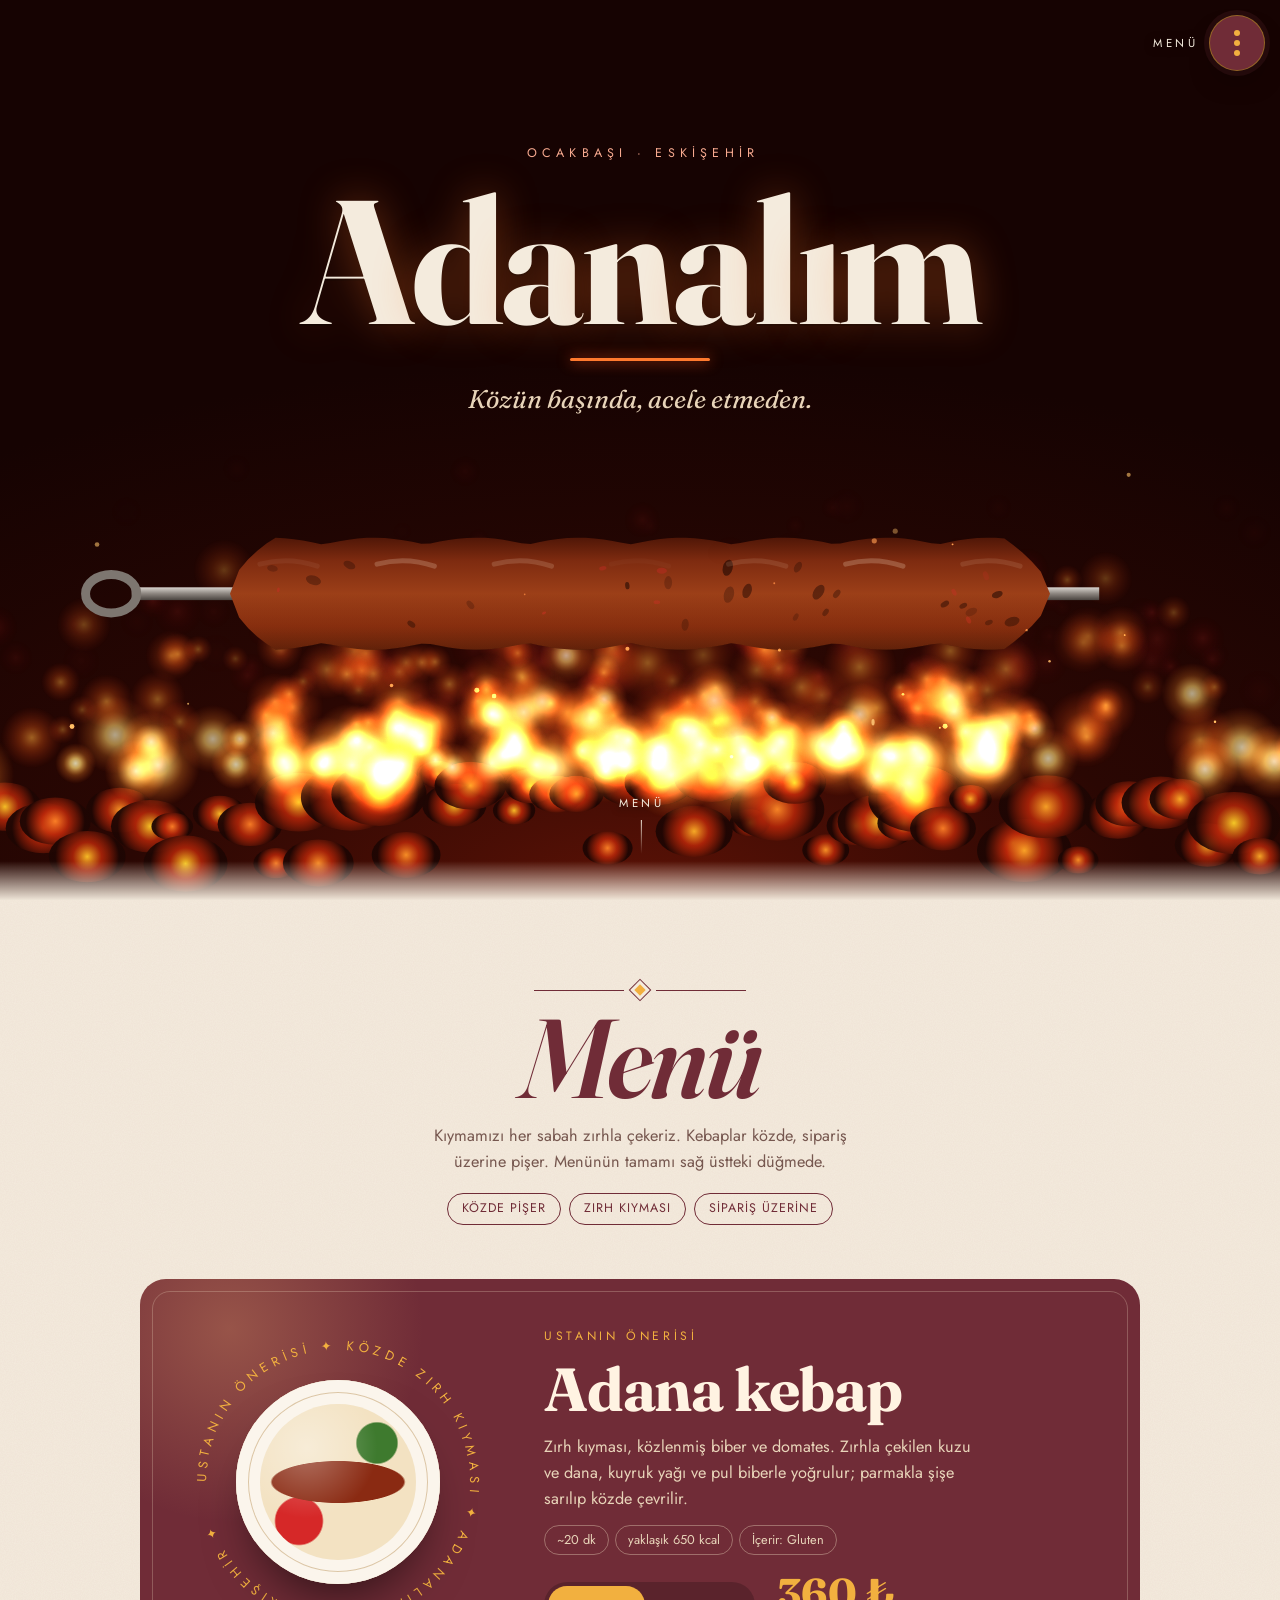
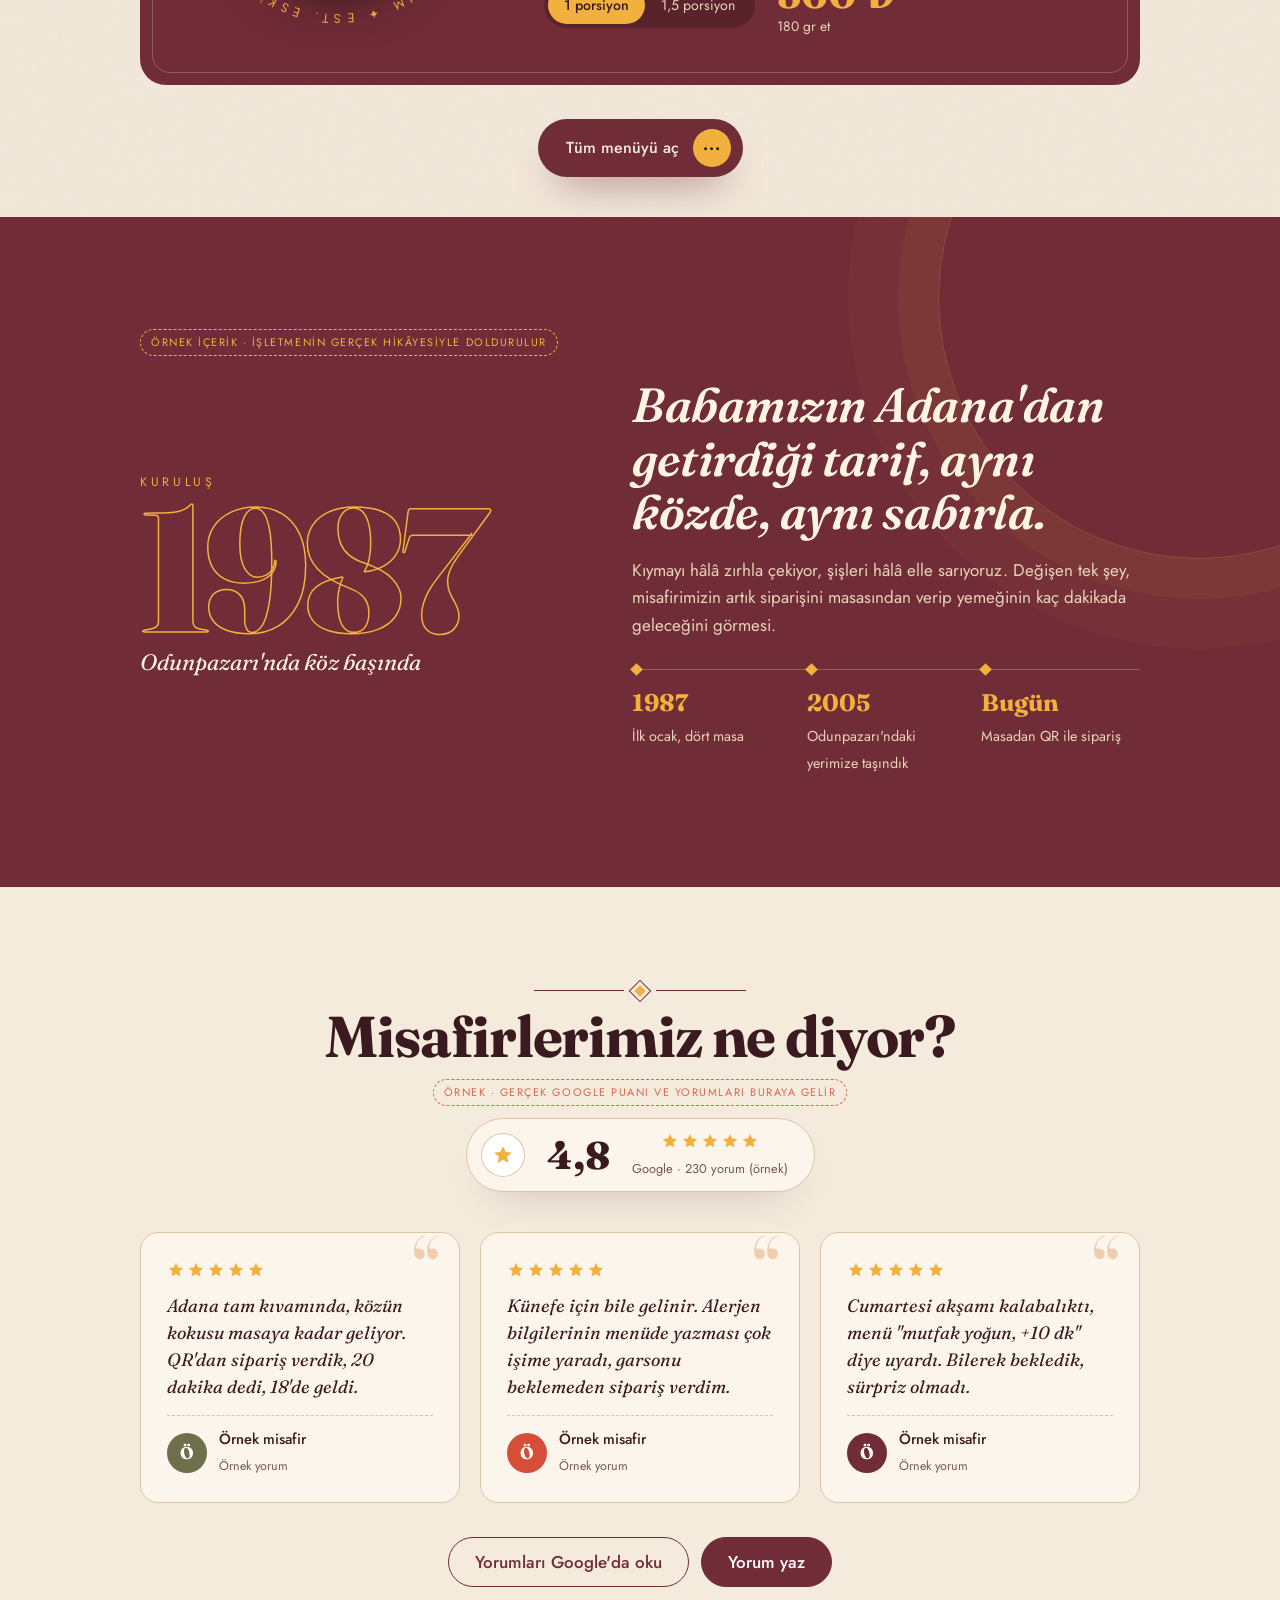
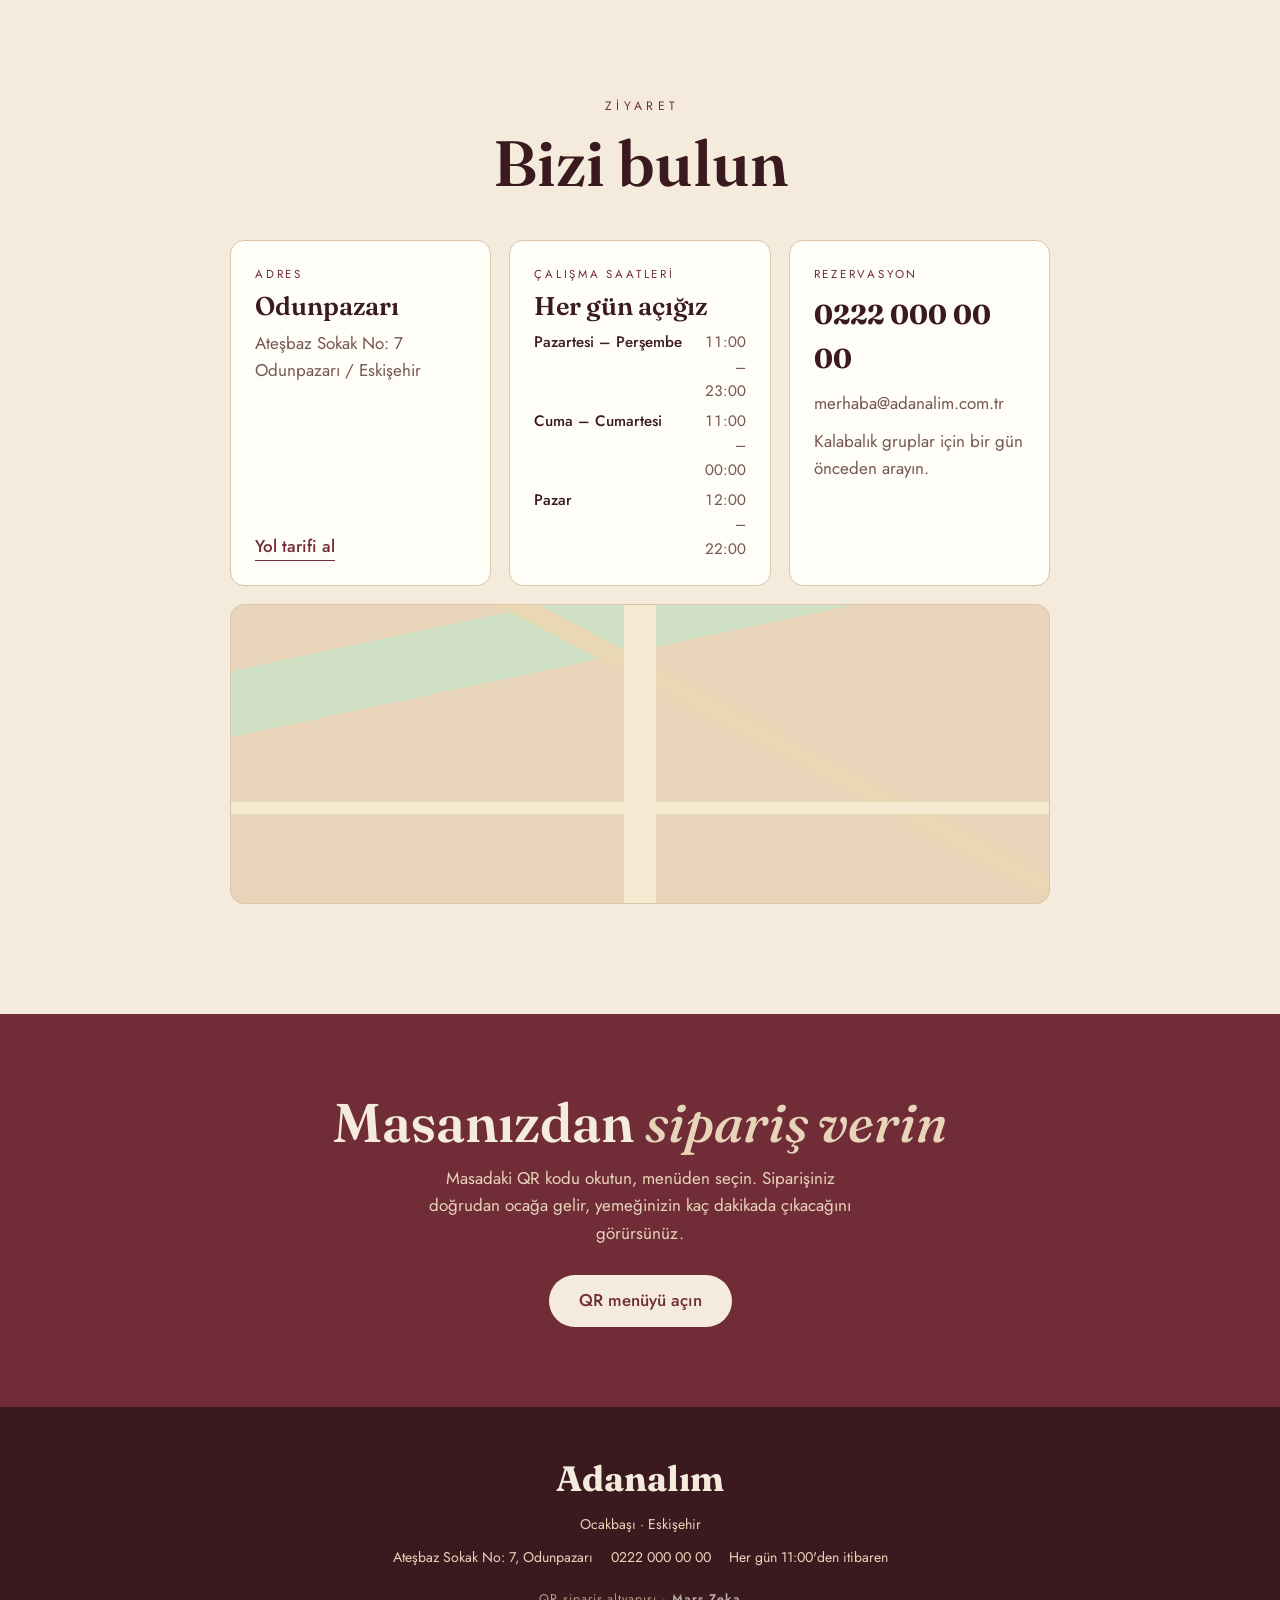
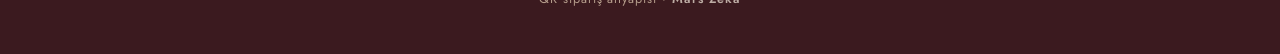
<file: adanalim/index.html>
<!doctype html>
<html lang="tr">
<head>
<meta charset="utf-8">
<meta name="viewport" content="width=device-width, initial-scale=1, viewport-fit=cover">
<meta name="theme-color" content="#160302">
<link rel="icon" href="../icon.svg" type="image/svg+xml">
<title>Adanalım</title>
<meta name="description" content="Adanalım ocakbaşı, Eskişehir. Menü: kebaplar, çorbalar, tatlılar ve içecekler.">
<link rel="preconnect" href="https://fonts.googleapis.com">
<link rel="preconnect" href="https://fonts.gstatic.com" crossorigin>
<link rel="stylesheet" href="https://fonts.googleapis.com/css2?family=Fraunces:ital,opsz,wght@0,9..144,400..900;1,9..144,400..700&family=Jost:wght@300;400;500&display=swap">
<style>
/* Yerleşim: tam ekran sade "Adanalım" girişi, kaydırınca menü krem zeminde tek kolon akar; başlık yapışkan üst şeride küçülür. */
:root{
  /* vintage palet: şeftali, zeytin, kum, domates, hardal, bordo */
  --cream:#F4EBDD; --paper:#FBF5EC; --sand:#E8D4B9; --peach:#E19E6A; --olive:#6F6F4B; --red:#D64E38; --mustard:#F2B03F; --wine:#702C37; --ink:#3B1A1F;
  --soft:#76574F; --line:#DCC6A6;
  --f-d:"Fraunces",Georgia,"Times New Roman",serif;
  --f-b:"Jost",ui-sans-serif,system-ui,-apple-system,"Segoe UI",sans-serif;
  color-scheme:light;
}
*{box-sizing:border-box}
html{scroll-behavior:smooth}
body{margin:0;background:var(--cream);color:var(--ink);font-family:var(--f-b);font-size:17px;line-height:1.6;font-weight:400}
a{color:inherit}
p{margin:0}
h1,h2,h3{margin:0;font-family:var(--f-d);font-weight:600;line-height:1.05;text-wrap:balance}
.wrap{max-width:860px;margin:0 auto;padding-left:max(20px,env(safe-area-inset-left,0px));padding-right:max(20px,env(safe-area-inset-right,0px))}
:focus-visible{outline:2px solid var(--red);outline-offset:3px}

/* ---------- giriş ekranı ---------- */
.intro{min-height:100svh;display:grid;place-items:start center;text-align:center;position:relative;padding-block:16svh 40px;overflow:hidden;background:radial-gradient(ellipse 90% 60% at 50% 100%,#5c1206 0,#2a0703 45%,#160302 100%);color:var(--cream)}
#fire{position:absolute;inset:0;width:100%;height:100%;display:block}
.intro-in{position:relative;z-index:2}
.intro::after{content:"";position:absolute;left:0;right:0;bottom:-1px;height:40px;background:linear-gradient(transparent,var(--cream));z-index:3;pointer-events:none}
.intro-in{display:flex;flex-direction:column;align-items:center;gap:18px;will-change:transform,opacity}
.intro .pre{font-size:.78rem;letter-spacing:.42em;text-transform:uppercase;color:#F7A98F;padding-left:.42em}
.logo{font-family:var(--f-d);font-weight:700;font-size:clamp(4.2rem,17vw,11rem);line-height:.9;letter-spacing:-.02em;color:var(--cream);display:flex;text-shadow:0 0 40px rgba(255,120,40,.35),0 2px 0 rgba(0,0,0,.3)}
.logo span{display:inline-block}
.ember{width:clamp(80px,14vw,140px);height:3px;background:#FF7A2E;box-shadow:0 0 14px #FF5A1E;border-radius:2px;transform-origin:center}
.intro .sub{font-family:var(--f-d);font-style:italic;font-size:clamp(1.25rem,2.6vw,1.6rem);color:var(--sand)}
.scroll-cue{position:absolute;left:50%;bottom:calc(46px + env(safe-area-inset-bottom,0px));transform:translateX(-50%);display:flex;flex-direction:column;align-items:center;gap:8px;font-size:.72rem;letter-spacing:.3em;text-transform:uppercase;color:var(--cream);text-shadow:0 1px 8px rgba(0,0,0,.8);text-decoration:none;padding-left:.3em;z-index:4}
.scroll-cue i{width:1px;height:34px;background:linear-gradient(var(--cream),transparent);display:block}

/* ---------- üst şerit ---------- */

/* ---------- menü ---------- */
.menu{padding-block:30px 40px;background-color:var(--cream);background-image:url("data:image/svg+xml,%3Csvg xmlns='http://www.w3.org/2000/svg' width='180' height='180'%3E%3Cfilter id='n'%3E%3CfeTurbulence type='fractalNoise' baseFrequency='.9' numOctaves='2' stitchTiles='stitch'/%3E%3CfeColorMatrix values='0 0 0 0 .44 0 0 0 0 .17 0 0 0 0 .2 0 0 0 .07 0'/%3E%3C/filter%3E%3Crect width='100%25' height='100%25' filter='url(%23n)'/%3E%3C/svg%3E")}
.menu .wrap{max-width:1040px}
.menu-head{text-align:center;padding-block:56px 10px;display:flex;flex-direction:column;align-items:center;gap:14px}
.orn{display:flex;align-items:center;gap:12px;color:var(--wine)}
.orn::before,.orn::after{content:"";width:clamp(40px,10vw,90px);height:1px;background:currentColor}
.orn i{width:8px;height:8px;background:var(--mustard);transform:rotate(45deg);box-shadow:0 0 0 3px var(--cream),0 0 0 4px var(--wine)}
.menu-head h2{font-family:var(--f-d);font-style:italic;font-weight:600;font-size:clamp(3.6rem,12vw,7rem);color:var(--wine);letter-spacing:-.03em;line-height:.9;font-variation-settings:"opsz" 144}
.menu-head p{color:var(--soft);max-width:46ch;font-size:1.02rem}
.badges{display:flex;flex-wrap:wrap;justify-content:center;gap:8px;margin-top:4px}
.badges span{border:1px solid var(--wine);color:var(--wine);border-radius:999px;padding:5px 14px;font-size:.78rem;letter-spacing:.08em;text-transform:uppercase}

/* imza tabak */
.sig{position:relative;margin:44px 0 34px;background:var(--wine);color:var(--sand);border-radius:26px;padding:clamp(26px,5vw,48px);display:grid;grid-template-columns:minmax(0,300px) minmax(0,1fr);gap:clamp(24px,5vw,56px);align-items:center;overflow:hidden;scroll-margin-top:90px}
.sig::before{content:"";position:absolute;width:420px;height:420px;border-radius:50%;left:-120px;top:-160px;background:radial-gradient(circle,rgba(225,158,106,.35),transparent 65%)}
.sig::after{content:"";position:absolute;inset:12px;border:1px solid rgba(232,212,185,.28);border-radius:18px;pointer-events:none}
.sig-art{position:relative;width:100%;max-width:300px;aspect-ratio:1;justify-self:center}
.sig-art svg.ring{position:absolute;inset:0;width:100%;height:100%;animation:spin 40s linear infinite}
.sig-art .plate{position:absolute;inset:16%;width:auto;height:auto;box-shadow:inset 0 0 0 12px var(--paper),inset 0 0 0 13px var(--line),0 30px 50px -20px rgba(0,0,0,.6)}
.sig-art .plate::before,.sig-art .plate::after{inset:24px}
@keyframes spin{to{transform:rotate(360deg)}}
.sig-txt{position:relative;display:flex;flex-direction:column;gap:12px;min-width:0}
.sig .kick{color:var(--mustard);font-size:.76rem;letter-spacing:.3em;text-transform:uppercase}
.sig h3{font-family:var(--f-d);font-size:clamp(2.6rem,6vw,3.8rem);font-weight:700;color:#FFF3E2;letter-spacing:-.02em}
.sig p{color:var(--sand);font-size:1.02rem;max-width:44ch}
.sig .chips{display:flex;flex-wrap:wrap;gap:6px}
.sig .chips span{border:1px solid rgba(232,212,185,.4);border-radius:999px;padding:4px 12px;font-size:.8rem}
.sig-buy{display:flex;flex-wrap:wrap;align-items:center;gap:16px 22px;margin-top:6px}
.por{display:inline-flex;background:rgba(0,0,0,.2);border-radius:999px;padding:4px}
.por button{font:inherit;font-size:.88rem;border:0;background:transparent;color:var(--sand);padding:8px 16px;border-radius:999px;cursor:pointer;transition:background .25s,color .25s}
.por button[aria-pressed="true"]{background:var(--mustard);color:var(--ink);font-weight:500}
.sig .price{font-family:var(--f-d);font-size:2.6rem;font-weight:700;color:var(--mustard);font-variant-numeric:tabular-nums;line-height:1}
.sig .amt{font-size:.86rem;color:var(--sand)}
@media (max-width:720px){.sig{grid-template-columns:1fr;text-align:left}.sig-art{max-width:240px}}

/* bölümler */
.chapter{padding-top:84px;scroll-margin-top:80px}
.ch-head{text-align:center;display:flex;flex-direction:column;align-items:center;gap:10px;margin-bottom:34px}
.ch-head .kick{font-family:var(--f-d);font-style:italic;font-size:1.2rem;color:var(--olive)}
.ch-head h3{font-family:var(--f-d);font-weight:700;font-size:clamp(2.3rem,6vw,3.4rem);letter-spacing:-.02em}
.frame{position:relative;background:var(--paper);border:1px solid var(--wine);border-radius:6px;padding:clamp(22px,4vw,40px) clamp(18px,4vw,44px);display:grid;grid-template-columns:repeat(2,minmax(0,1fr));gap:0 56px;box-shadow:0 30px 60px -40px rgba(59,26,31,.45)}
.frame::before{content:"";position:absolute;inset:7px;border:1px solid var(--line);border-radius:3px;pointer-events:none}
.frame::after{content:"";position:absolute;left:50%;top:-7px;width:13px;height:13px;background:var(--mustard);transform:translateX(-50%) rotate(45deg);box-shadow:0 0 0 4px var(--cream),0 0 0 5px var(--wine)}
.frame.one{grid-template-columns:minmax(0,1fr)}
@media (max-width:760px){.frame{grid-template-columns:minmax(0,1fr)}}
.item{position:relative;display:grid;grid-template-columns:62px minmax(0,1fr);gap:16px;align-items:start;padding-block:20px;border-bottom:1px dashed var(--line)}
.frame>.item:last-child,.frame>.item:nth-last-child(2):nth-child(odd){border-bottom:0}
@media (max-width:760px){.frame>.item:nth-last-child(2):nth-child(odd){border-bottom:1px dashed var(--line)}}
.plate{width:62px;height:62px;border-radius:50%;background:var(--paper);box-shadow:inset 0 0 0 5px var(--paper),inset 0 0 0 6px var(--line),0 10px 18px -10px rgba(59,26,31,.5);position:relative;overflow:hidden;transition:transform .6s cubic-bezier(.2,.7,.2,1)}
.plate::before{content:"";position:absolute;inset:11px;border-radius:50%;background:var(--food)}
.plate::after{content:"";position:absolute;inset:11px;border-radius:50%;background:radial-gradient(circle at 30% 28%,rgba(255,255,255,.35),transparent 45%)}
.item:hover .plate{transform:rotate(-18deg) scale(1.06)}
.i-top{display:flex;align-items:baseline;gap:8px}
.i-name{font-family:var(--f-d);font-size:1.32rem;font-weight:600;line-height:1.2;margin:0}
.lead{flex:1;min-width:14px;border-bottom:2px dotted var(--peach);transform:translateY(-5px);transform-origin:left}
.i-price{font-family:var(--f-d);font-weight:700;font-size:1.32rem;color:var(--wine);white-space:nowrap;font-variant-numeric:tabular-nums}
.i-desc{font-family:var(--f-d);font-style:italic;color:var(--soft);font-size:.98rem;margin-top:2px}
.i-meta{margin-top:7px;font-size:.72rem;letter-spacing:.08em;text-transform:uppercase;color:var(--olive);display:flex;flex-wrap:wrap;gap:2px 12px}
.i-alg{color:var(--red)}
.i-15{margin-top:6px;font-size:.86rem;color:var(--wine)}
.i-15 b{font-family:var(--f-d);font-weight:700}
.note{text-align:center;color:var(--soft);font-size:.86rem;padding-block:44px 10px}

/* ---------- alt bölüm ---------- */
.order{background:var(--wine);color:var(--cream);text-align:center;padding-block:80px;margin-top:40px}
.order h2{font-size:clamp(2.2rem,6vw,3.4rem);color:var(--cream)}
.order h2 em{font-style:italic;font-weight:500;color:var(--sand)}
.order p{color:var(--sand);margin:14px auto 28px;max-width:46ch}
.btn{display:inline-flex;align-items:center;justify-content:center;min-height:52px;padding:0 30px;border-radius:999px;background:var(--cream);color:var(--wine);font-weight:500;text-decoration:none;transition:transform .2s,background .2s}
.btn:hover{transform:translateY(-2px);background:#fff}
footer{background:var(--ink);color:var(--sand);text-align:center;padding-block:44px;font-size:.88rem}
footer .f-logo{font-family:var(--f-d);font-size:2.2rem;font-weight:700;color:var(--cream);display:block;margin-bottom:6px}


/* ---------- ziyaret ---------- */
.visit{padding-block:90px 70px;scroll-margin-top:70px}
.visit-head{text-align:center;display:flex;flex-direction:column;align-items:center;gap:12px;margin-bottom:44px}
.visit-head .pre{font-size:.76rem;letter-spacing:.36em;text-transform:uppercase;color:var(--wine);padding-left:.36em}
.visit-head h2{font-size:clamp(2.6rem,7vw,4rem)}
.v-grid{display:grid;grid-template-columns:repeat(3,minmax(0,1fr));gap:18px}
@media (max-width:760px){.v-grid{grid-template-columns:1fr}}
.v-card{background:#FFFDF8;border:1px solid var(--line);border-radius:14px;padding:24px;display:flex;flex-direction:column;gap:10px}
.v-card .lbl{font-size:.72rem;letter-spacing:.24em;text-transform:uppercase;color:var(--wine)}
.v-card h3{font-size:1.6rem}
.v-card p,.v-card dd{color:var(--soft);margin:0}
.v-card a.lnk{color:var(--wine);font-weight:500;text-decoration:none;border-bottom:1px solid currentColor;align-self:flex-start;margin-top:auto}
.v-card dl{margin:0;display:grid;grid-template-columns:auto 1fr;gap:6px 14px;font-size:.95rem}
.v-card dt{font-weight:500}.v-card dd{text-align:right;font-variant-numeric:tabular-nums}
.v-big{font-family:var(--f-d);font-size:1.7rem;font-weight:700;color:var(--ink);text-decoration:none;font-variant-numeric:tabular-nums}
.map{margin-top:18px;border-radius:14px;overflow:hidden;border:1px solid var(--line);height:300px;background:
 linear-gradient(90deg,transparent 48%,#F6E9D2 48% 52%,transparent 52%),
 linear-gradient(0deg,transparent 30%,#F6E9D2 30% 34%,transparent 34%),
 linear-gradient(28deg,transparent 60%,#EAD7B4 60% 63%,transparent 63%),
 linear-gradient(-12deg,transparent 72%,#CFE0C4 72% 86%,transparent 86%),var(--sand);position:relative}
.map iframe{width:100%;height:100%;border:0;display:block;filter:sepia(.25) saturate(.9)}
.pin{position:absolute;left:50%;top:44%;transform:translate(-50%,-100%);display:flex;flex-direction:column;align-items:center}
.pin b{background:var(--wine);color:#fff;font-weight:500;font-size:.85rem;padding:6px 12px;border-radius:999px;box-shadow:0 8px 18px -8px rgba(58,10,10,.6);white-space:nowrap}
.pin i{width:2px;height:16px;background:var(--wine)}
.pin::after{content:"";width:12px;height:12px;border-radius:50%;background:var(--red);box-shadow:0 0 0 6px rgba(214,40,40,.2)}
footer .f-row{display:flex;flex-wrap:wrap;justify-content:center;gap:6px 18px;margin-top:10px}
footer .f-credit{margin-top:22px;font-size:.78rem;letter-spacing:.08em;opacity:.7}footer .f-credit b{color:var(--cream);font-weight:600}



/* ---------- üç nokta düğmesi ---------- */
.dots{position:fixed;z-index:60;top:calc(16px + env(safe-area-inset-top,0px));right:max(16px,env(safe-area-inset-right,0px));display:flex;align-items:center;gap:12px;border:0;background:none;padding:0;cursor:pointer;color:var(--cream);font:inherit}
.dots em{font-style:normal;font-size:.72rem;letter-spacing:.3em;text-transform:uppercase;text-shadow:0 1px 8px rgba(0,0,0,.5);transition:color .4s,opacity .4s}
.dots.light em{color:var(--wine);text-shadow:none}
.dots .ring{position:relative;width:54px;height:54px;border-radius:50%;background:var(--wine);box-shadow:0 0 0 1px rgba(242,176,63,.55),0 0 0 6px rgba(112,44,55,.18),0 14px 30px -12px rgba(0,0,0,.6);display:grid;place-items:center;transition:transform .5s cubic-bezier(.2,.7,.2,1),background .4s}
.dots:hover .ring{transform:scale(1.07) rotate(90deg)}
.dots .ring span{position:absolute;left:50%;top:50%;width:6px;height:6px;margin:-3px 0 0 -3px;border-radius:3px;background:var(--mustard);transition:transform .55s cubic-bezier(.7,0,.2,1),width .55s cubic-bezier(.7,0,.2,1),margin .55s cubic-bezier(.7,0,.2,1),opacity .3s}
.dots .ring span:nth-child(1){transform:translateY(-10px)}
.dots .ring span:nth-child(3){transform:translateY(10px)}
.dots[aria-expanded="true"] .ring{background:var(--ink);transform:rotate(180deg)}
.dots[aria-expanded="true"] .ring span{width:24px;margin-left:-12px;height:2px;margin-top:-1px}
.dots[aria-expanded="true"] .ring span:nth-child(1){transform:rotate(45deg)}
.dots[aria-expanded="true"] .ring span:nth-child(2){opacity:0;transform:scale(0)}
.dots[aria-expanded="true"] .ring span:nth-child(3){transform:rotate(-45deg)}
.dots[aria-expanded="true"] em{opacity:0}
@media (max-width:480px){.dots em{display:none}}

/* ---------- yandan açılan menü ---------- */
.scrim{position:fixed;inset:0;z-index:45;background:rgba(40,12,16,.55);backdrop-filter:blur(5px);-webkit-backdrop-filter:blur(5px);opacity:0;pointer-events:none;transition:opacity .6s ease}
.scrim.on{opacity:1;pointer-events:auto}
.drawer{position:fixed;top:0;right:0;bottom:0;z-index:50;width:min(620px,100%);display:flex;flex-direction:column;background-color:var(--cream);background-image:inherit;box-shadow:-30px 0 80px -30px rgba(0,0,0,.6);visibility:hidden;clip-path:circle(0px at calc(100% - 43px) 43px);transition:clip-path .75s cubic-bezier(.7,0,.25,1),visibility 0s linear .75s}
.drawer.open{visibility:visible;clip-path:circle(160% at calc(100% - 43px) 43px);transition:clip-path .95s cubic-bezier(.7,0,.25,1),visibility 0s}
.drawer::before{content:"";position:absolute;left:0;top:0;bottom:0;width:6px;background:linear-gradient(var(--mustard),var(--red),var(--wine))}
.dr-head{padding:calc(26px + env(safe-area-inset-top,0px)) 96px 6px 30px;display:flex;flex-direction:column;gap:4px}
.dr-head .kick{font-size:.72rem;letter-spacing:.32em;text-transform:uppercase;color:var(--olive)}
.dr-head h2{font-family:var(--f-d);font-style:italic;font-weight:600;font-size:clamp(2.8rem,9vw,3.8rem);color:var(--wine);letter-spacing:-.03em;line-height:.95}
.dr-tabs{display:flex;gap:6px;overflow-x:auto;scrollbar-width:none;padding:14px 30px 14px;border-bottom:1px solid var(--line)}
.dr-tabs::-webkit-scrollbar{display:none}
.dr-tabs a{flex-shrink:0;text-decoration:none;font-size:.88rem;color:var(--soft);padding:8px 14px;border-radius:999px;border:1px solid var(--line);transition:color .25s,background .25s,border-color .25s}
.dr-tabs a.act{color:#fff;background:var(--wine);border-color:var(--wine)}
.dr-body{flex:1;overflow-y:auto;overscroll-behavior:contain;padding:0 30px calc(40px + env(safe-area-inset-bottom,0px));-webkit-overflow-scrolling:touch}
.drawer .chapter{padding-top:44px;scroll-margin-top:0}
.drawer .ch-head{margin-bottom:26px}
.drawer .ch-head .orn{display:none}
.drawer .ch-head h3{font-size:clamp(2rem,6vw,2.6rem)}
.drawer .frame{grid-template-columns:minmax(0,1fr);box-shadow:none}
.drawer .frame>.item:nth-last-child(2):nth-child(odd){border-bottom:1px dashed var(--line)}
.pick{display:inline-block;margin-left:6px;font-family:var(--f-b);font-size:.62rem;letter-spacing:.14em;text-transform:uppercase;background:var(--mustard);color:var(--ink);padding:3px 8px;border-radius:999px;vertical-align:4px}
.dr-links{display:flex;flex-wrap:wrap;gap:8px;justify-content:center;padding-top:30px;border-top:1px solid var(--line);margin-top:10px}
.dr-links a{text-decoration:none;color:var(--wine);font-size:.9rem;padding:8px 14px;border-radius:999px;border:1px solid var(--wine)}
.dr-links a:hover{background:var(--wine);color:#fff}
@media (max-width:480px){.dr-head{padding-left:22px}.dr-tabs{padding-inline:22px}.dr-body{padding-inline:18px}}
/* açılış sırası: başlık, sekmeler, bölümler sırayla süzülür */
.drawer .st{opacity:0;transform:translateX(40px);transition:opacity .35s,transform .35s}
.drawer.open .st{opacity:1;transform:none;transition:opacity .7s cubic-bezier(.2,.7,.2,1) var(--o,.4s),transform .9s cubic-bezier(.2,.7,.2,1) var(--o,.4s)}
.drawer .item .plate{transform:scale(.5) rotate(-70deg);transition:transform .3s}
.drawer.open .item .plate{transform:none;transition:transform 1.1s cubic-bezier(.2,.7,.2,1) calc(var(--o,.4s) + .1s)}
.drawer .item .lead{transform:translateY(-5px) scaleX(0);transition:transform .3s}
.drawer.open .item .lead{transform:translateY(-5px) scaleX(1);transition:transform 1s cubic-bezier(.6,0,.2,1) calc(var(--o,.4s) + .25s)}
.menu-cta{display:flex;justify-content:center;margin-top:8px}
.btn-menu{display:inline-flex;align-items:center;gap:14px;min-height:58px;padding:0 12px 0 28px;border-radius:999px;border:0;background:var(--wine);color:var(--cream);font:inherit;font-size:1rem;font-weight:500;cursor:pointer;box-shadow:0 20px 40px -20px rgba(112,44,55,.8);transition:transform .25s,background .25s}
.btn-menu:hover{transform:translateY(-2px);background:var(--ink)}
.btn-menu i{width:38px;height:38px;border-radius:50%;background:var(--mustard);display:grid;place-items:center;color:var(--ink);font-style:normal;font-weight:700;letter-spacing:1px}

/* ---------- örnek etiketi ---------- */
.sample{display:inline-flex;align-items:center;gap:6px;font-family:var(--f-b);font-size:.68rem;letter-spacing:.14em;text-transform:uppercase;padding:4px 10px;border-radius:999px;border:1px dashed currentColor;opacity:.85}

/* ---------- hikâye ---------- */
.story{background:var(--wine);color:var(--sand);padding-block:110px;position:relative;overflow:hidden;scroll-margin-top:60px}
.story::before{content:"";position:absolute;right:-180px;top:-180px;width:520px;height:520px;border-radius:50%;border:1px solid rgba(242,176,63,.25);box-shadow:0 0 0 40px rgba(242,176,63,.05),0 0 0 90px rgba(242,176,63,.03)}
.story .wrap{max-width:1040px;position:relative}
.st-grid{display:grid;grid-template-columns:minmax(0,.9fr) minmax(0,1.1fr);gap:clamp(32px,6vw,80px);align-items:center}
@media (max-width:820px){.st-grid{grid-template-columns:1fr}}
.est{display:flex;flex-direction:column;align-items:flex-start;gap:6px}
.est .kick{font-size:.76rem;letter-spacing:.3em;text-transform:uppercase;color:var(--mustard)}
.est .yr{font-family:var(--f-d);font-weight:800;font-size:clamp(6rem,18vw,11rem);line-height:.8;color:transparent;-webkit-text-stroke:1.5px var(--mustard);letter-spacing:-.04em;font-variant-numeric:lining-nums}
.est .since{font-family:var(--f-d);font-style:italic;font-size:1.4rem;color:#FFF3E2}
.story h2{font-family:var(--f-d);font-weight:600;font-style:italic;font-size:clamp(2rem,4.6vw,3rem);color:#FFF3E2;line-height:1.12;letter-spacing:-.01em}
.story p.body{margin-top:18px;color:var(--sand);max-width:52ch}
.tl{list-style:none;margin:30px 0 0;padding:0;display:grid;grid-template-columns:repeat(3,minmax(0,1fr));gap:16px;border-top:1px solid rgba(232,212,185,.3)}
@media (max-width:520px){.tl{grid-template-columns:1fr}}
.tl li{padding-top:14px;position:relative}
.tl li::before{content:"";position:absolute;top:-5px;left:0;width:9px;height:9px;background:var(--mustard);transform:rotate(45deg)}
.tl b{display:block;font-family:var(--f-d);font-size:1.5rem;color:var(--mustard);font-weight:700}
.tl span{font-size:.9rem;color:var(--sand)}
.story .sample{color:var(--mustard);margin-bottom:22px}

/* ---------- yorumlar ---------- */
.reviews{padding-block:100px 20px;scroll-margin-top:60px}
.reviews .wrap{max-width:1040px}
.rv-head{display:flex;flex-direction:column;align-items:center;text-align:center;gap:12px;margin-bottom:40px}
.rv-head h2{font-family:var(--f-d);font-weight:700;font-size:clamp(2.4rem,6vw,3.6rem);letter-spacing:-.02em}
.rv-head .sample{color:var(--red)}
.score{display:flex;align-items:center;gap:22px;flex-wrap:wrap;justify-content:center;background:var(--paper);border:1px solid var(--line);border-radius:999px;padding:12px 26px 12px 14px;box-shadow:0 20px 40px -30px rgba(59,26,31,.5)}
.g{width:44px;height:44px;border-radius:50%;background:#fff;display:grid;place-items:center;box-shadow:inset 0 0 0 1px var(--line)}
.score .num{font-family:var(--f-d);font-weight:800;font-size:2.4rem;line-height:1;color:var(--ink)}
.score small{display:block;font-size:.8rem;color:var(--soft)}
.stars{display:inline-flex;gap:2px;color:var(--mustard)}
.stars svg{width:18px;height:18px}
.r-grid{display:grid;grid-template-columns:repeat(3,minmax(0,1fr));gap:20px}
@media (max-width:860px){.r-grid{grid-template-columns:1fr}}
.r-card{position:relative;background:var(--paper);border:1px solid var(--line);border-radius:18px;padding:28px 26px 24px;display:flex;flex-direction:column;gap:14px}
.r-card::before{content:"\201C";position:absolute;right:18px;top:-6px;font-family:var(--f-d);font-size:6rem;line-height:1;color:var(--peach);opacity:.45}
.r-card p{font-family:var(--f-d);font-style:italic;font-size:1.12rem;line-height:1.5;color:var(--ink)}
.r-who{display:flex;align-items:center;gap:12px;margin-top:auto;padding-top:12px;border-top:1px dashed var(--line)}
.r-av{width:40px;height:40px;border-radius:50%;display:grid;place-items:center;font-family:var(--f-d);font-weight:700;color:#fff;background:var(--olive)}
.r-who b{display:block;font-weight:500;font-size:.92rem}.r-who small{color:var(--soft);font-size:.78rem}
.r-acts{display:flex;flex-wrap:wrap;gap:12px;justify-content:center;margin-top:34px}
.btn-o{display:inline-flex;align-items:center;justify-content:center;min-height:50px;padding:0 26px;border-radius:999px;border:1.5px solid var(--wine);color:var(--wine);text-decoration:none;font-weight:500;transition:background .2s,color .2s}
.btn-o:hover{background:var(--wine);color:#fff}
.btn-o.fill{background:var(--wine);color:#fff}.btn-o.fill:hover{background:var(--ink)}
.js .r-card.rv .stars svg{transform:scale(0);transition:transform .5s cubic-bezier(.3,1.6,.5,1)}
.js .r-card.rv.in .stars svg{transform:none}

/* ---------- geçişler (yalnızca JS ve hareket açıkken) ---------- */
.js .logo span{opacity:0;transform:translateY(.4em) rotate(4deg);animation:rise .9s cubic-bezier(.2,.7,.2,1) forwards;animation-delay:calc(1.3s + var(--i) * .06s)}
.js .ember{transform:scaleX(0);animation:draw .9s 1.9s cubic-bezier(.6,0,.2,1) forwards}
.js .intro .pre,.js .intro .sub,.js .scroll-cue{opacity:0;animation:fade 1s 2.1s forwards}
.js .scroll-cue i{animation:drip 2.2s 1.8s ease-in-out infinite}
@keyframes rise{to{opacity:1;transform:none}}
@keyframes draw{to{transform:scaleX(1)}}
@keyframes fade{to{opacity:1}}
@keyframes drip{0%{transform:scaleY(0);transform-origin:top}45%{transform:scaleY(1);transform-origin:top}55%{transform:scaleY(1);transform-origin:bottom}100%{transform:scaleY(0);transform-origin:bottom}}
.js .rv{opacity:0;transform:translateY(28px);transition:opacity .8s cubic-bezier(.2,.7,.2,1),transform .8s cubic-bezier(.2,.7,.2,1);transition-delay:var(--d,0s)}
.js .rv.in{opacity:1;transform:none}
.js .item.rv .plate{transform:scale(.5) rotate(-60deg);transition:transform 1s cubic-bezier(.2,.7,.2,1) calc(var(--d,0s) + .1s)}
.js .item.rv.in .plate{transform:none}
.js .item.rv.in:hover .plate{transform:rotate(-18deg) scale(1.06)}
.js .item.rv .lead{transform:translateY(-5px) scaleX(0);transition:transform 1.1s cubic-bezier(.6,0,.2,1) calc(var(--d,0s) + .35s)}
.js .item.rv.in .lead{transform:translateY(-5px) scaleX(1)}
.js .sig.rv .sig-art{transform:scale(.85) rotate(-25deg);opacity:0;transition:transform 1.2s cubic-bezier(.2,.7,.2,1) .15s,opacity 1s .15s}
.js .sig.rv.in .sig-art{transform:none;opacity:1}
.js .frame.rv{transform:translateY(40px)}
@media (prefers-reduced-motion:reduce){
  html{scroll-behavior:auto}
  .js .logo span,.js .ember,.js .intro .pre,.js .intro .sub,.js .scroll-cue{animation:none;opacity:1;transform:none}
  .js .scroll-cue i{animation:none}
  .js .rv,.js .rv .plate,.js .rv .lead,.js .sig.rv .sig-art,.js .r-card.rv .stars svg{opacity:1;transform:none;transition:none}
  .sig-art svg.ring{animation:none}
  .drawer,.drawer *,.scrim,.dots span{transition:none!important}
}
</style>
</head>
<body>
<button class="dots" id="dots" aria-label="Menüyü aç" aria-expanded="false" aria-controls="drawer"><em>Menü</em><span class="ring"><span></span><span></span><span></span></span></button>
<div class="scrim" id="scrim"></div>
<aside class="drawer" id="drawer" role="dialog" aria-modal="true" aria-label="Menü" inert>
  <div class="dr-head st" style="--o:.35s"><span class="kick">Adanalım · Ocakbaşı</span><h2>Menü</h2></div>
  <nav class="dr-tabs st" id="tabs" style="--o:.45s" aria-label="Kategoriler"></nav>
  <div class="dr-body" id="drBody">
    <div id="cats"></div>
    <p class="note">Fiyatlarımıza KDV dahildir. Kalori değerleri yaklaşıktır. Alerjiniz varsa lütfen garsonumuza söyleyin.</p>
    <div class="dr-links"><a href="#hikaye" data-go>Hikâyemiz</a><a href="#yorumlar" data-go>Yorumlar</a><a href="#ziyaret" data-go>Ziyaret</a></div>
  </div>
</aside>

<section class="intro" id="top">
  <canvas id="fire" aria-hidden="true"></canvas>
  <div class="intro-in" id="introIn">
    <span class="pre">Ocakbaşı · Eskişehir</span>
    <h1 class="logo" id="logo" aria-label="Adanalım">Adanalım</h1>
    <span class="ember" aria-hidden="true"></span>
    <p class="sub">Közün başında, acele etmeden.</p>
  </div>
  <a class="scroll-cue" href="#menu">Menü<i></i></a>
</section>

<main class="menu" id="menu">
  <div class="wrap">
    <div class="menu-head rv">
      <span class="orn" aria-hidden="true"><i></i></span>
      <h2>Menü</h2>
      <p>Kıymamızı her sabah zırhla çekeriz. Kebaplar közde, sipariş üzerine pişer. Menünün tamamı sağ üstteki düğmede.</p>
      <div class="badges"><span>Közde pişer</span><span>Zırh kıyması</span><span>Sipariş üzerine</span></div>
    </div>
    <div id="sig"></div>
    <div class="menu-cta rv"><button class="btn-menu" data-open>Tüm menüyü aç <i aria-hidden="true">···</i></button></div>
  </div>
</main>



<section class="story" id="hikaye">
  <div class="wrap">
    <span class="sample rv">Örnek içerik · işletmenin gerçek hikâyesiyle doldurulur</span>
    <div class="st-grid">
      <div class="est rv"><span class="kick">Kuruluş</span><span class="yr">1987</span><span class="since">Odunpazarı'nda köz başında</span></div>
      <div class="rv" style="--d:.1s">
        <h2>Babamızın Adana'dan getirdiği tarif, aynı közde, aynı sabırla.</h2>
        <p class="body">Kıymayı hâlâ zırhla çekiyor, şişleri hâlâ elle sarıyoruz. Değişen tek şey, misafirimizin artık siparişini masasından verip yemeğinin kaç dakikada geleceğini görmesi.</p>
        <ol class="tl">
          <li><b>1987</b><span>İlk ocak, dört masa</span></li>
          <li><b>2005</b><span>Odunpazarı'ndaki yerimize taşındık</span></li>
          <li><b>Bugün</b><span>Masadan QR ile sipariş</span></li>
        </ol>
      </div>
    </div>
  </div>
</section>

<section class="reviews" id="yorumlar">
  <div class="wrap">
    <div class="rv-head rv">
      <span class="orn" aria-hidden="true"><i></i></span>
      <h2>Misafirlerimiz ne diyor?</h2>
      <span class="sample">Örnek · gerçek Google puanı ve yorumları buraya gelir</span>
      <div class="score"><span class="g"><svg width="22" height="22" viewBox="0 0 24 24" fill="var(--mustard)" aria-hidden="true"><path d="M12 2.5l2.9 6.1 6.6.8-4.9 4.6 1.3 6.6L12 17.3 6.1 20.6l1.3-6.6L2.5 9.4l6.6-.8z"/></svg></span><span class="num">4,8</span><span><span class="stars" aria-label="5 üzerinden 5 yıldız"><svg style="transition-delay:0.00s" viewBox="0 0 24 24" fill="currentColor" aria-hidden="true"><path d="M12 2.5l2.9 6.1 6.6.8-4.9 4.6 1.3 6.6L12 17.3 6.1 20.6l1.3-6.6L2.5 9.4l6.6-.8z"/></svg><svg style="transition-delay:0.08s" viewBox="0 0 24 24" fill="currentColor" aria-hidden="true"><path d="M12 2.5l2.9 6.1 6.6.8-4.9 4.6 1.3 6.6L12 17.3 6.1 20.6l1.3-6.6L2.5 9.4l6.6-.8z"/></svg><svg style="transition-delay:0.16s" viewBox="0 0 24 24" fill="currentColor" aria-hidden="true"><path d="M12 2.5l2.9 6.1 6.6.8-4.9 4.6 1.3 6.6L12 17.3 6.1 20.6l1.3-6.6L2.5 9.4l6.6-.8z"/></svg><svg style="transition-delay:0.24s" viewBox="0 0 24 24" fill="currentColor" aria-hidden="true"><path d="M12 2.5l2.9 6.1 6.6.8-4.9 4.6 1.3 6.6L12 17.3 6.1 20.6l1.3-6.6L2.5 9.4l6.6-.8z"/></svg><svg style="transition-delay:0.32s" viewBox="0 0 24 24" fill="currentColor" aria-hidden="true"><path d="M12 2.5l2.9 6.1 6.6.8-4.9 4.6 1.3 6.6L12 17.3 6.1 20.6l1.3-6.6L2.5 9.4l6.6-.8z"/></svg></span><small>Google · 230 yorum (örnek)</small></span></div>
    </div>
    <div class="r-grid">
      <article class="r-card rv"><span class="stars" aria-label="5 üzerinden 5 yıldız"><svg style="transition-delay:0.20s" viewBox="0 0 24 24" fill="currentColor" aria-hidden="true"><path d="M12 2.5l2.9 6.1 6.6.8-4.9 4.6 1.3 6.6L12 17.3 6.1 20.6l1.3-6.6L2.5 9.4l6.6-.8z"/></svg><svg style="transition-delay:0.28s" viewBox="0 0 24 24" fill="currentColor" aria-hidden="true"><path d="M12 2.5l2.9 6.1 6.6.8-4.9 4.6 1.3 6.6L12 17.3 6.1 20.6l1.3-6.6L2.5 9.4l6.6-.8z"/></svg><svg style="transition-delay:0.36s" viewBox="0 0 24 24" fill="currentColor" aria-hidden="true"><path d="M12 2.5l2.9 6.1 6.6.8-4.9 4.6 1.3 6.6L12 17.3 6.1 20.6l1.3-6.6L2.5 9.4l6.6-.8z"/></svg><svg style="transition-delay:0.44s" viewBox="0 0 24 24" fill="currentColor" aria-hidden="true"><path d="M12 2.5l2.9 6.1 6.6.8-4.9 4.6 1.3 6.6L12 17.3 6.1 20.6l1.3-6.6L2.5 9.4l6.6-.8z"/></svg><svg style="transition-delay:0.52s" viewBox="0 0 24 24" fill="currentColor" aria-hidden="true"><path d="M12 2.5l2.9 6.1 6.6.8-4.9 4.6 1.3 6.6L12 17.3 6.1 20.6l1.3-6.6L2.5 9.4l6.6-.8z"/></svg></span><p>Adana tam kıvamında, közün kokusu masaya kadar geliyor. QR'dan sipariş verdik, 20 dakika dedi, 18'de geldi.</p><div class="r-who"><span class="r-av">Ö</span><span><b>Örnek misafir</b><small>Örnek yorum</small></span></div></article>
      <article class="r-card rv" style="--d:.1s"><span class="stars" aria-label="5 üzerinden 5 yıldız"><svg style="transition-delay:0.30s" viewBox="0 0 24 24" fill="currentColor" aria-hidden="true"><path d="M12 2.5l2.9 6.1 6.6.8-4.9 4.6 1.3 6.6L12 17.3 6.1 20.6l1.3-6.6L2.5 9.4l6.6-.8z"/></svg><svg style="transition-delay:0.38s" viewBox="0 0 24 24" fill="currentColor" aria-hidden="true"><path d="M12 2.5l2.9 6.1 6.6.8-4.9 4.6 1.3 6.6L12 17.3 6.1 20.6l1.3-6.6L2.5 9.4l6.6-.8z"/></svg><svg style="transition-delay:0.46s" viewBox="0 0 24 24" fill="currentColor" aria-hidden="true"><path d="M12 2.5l2.9 6.1 6.6.8-4.9 4.6 1.3 6.6L12 17.3 6.1 20.6l1.3-6.6L2.5 9.4l6.6-.8z"/></svg><svg style="transition-delay:0.54s" viewBox="0 0 24 24" fill="currentColor" aria-hidden="true"><path d="M12 2.5l2.9 6.1 6.6.8-4.9 4.6 1.3 6.6L12 17.3 6.1 20.6l1.3-6.6L2.5 9.4l6.6-.8z"/></svg><svg style="transition-delay:0.62s" viewBox="0 0 24 24" fill="currentColor" aria-hidden="true"><path d="M12 2.5l2.9 6.1 6.6.8-4.9 4.6 1.3 6.6L12 17.3 6.1 20.6l1.3-6.6L2.5 9.4l6.6-.8z"/></svg></span><p>Künefe için bile gelinir. Alerjen bilgilerinin menüde yazması çok işime yaradı, garsonu beklemeden sipariş verdim.</p><div class="r-who"><span class="r-av" style="background:var(--red)">Ö</span><span><b>Örnek misafir</b><small>Örnek yorum</small></span></div></article>
      <article class="r-card rv" style="--d:.2s"><span class="stars" aria-label="5 üzerinden 5 yıldız"><svg style="transition-delay:0.40s" viewBox="0 0 24 24" fill="currentColor" aria-hidden="true"><path d="M12 2.5l2.9 6.1 6.6.8-4.9 4.6 1.3 6.6L12 17.3 6.1 20.6l1.3-6.6L2.5 9.4l6.6-.8z"/></svg><svg style="transition-delay:0.48s" viewBox="0 0 24 24" fill="currentColor" aria-hidden="true"><path d="M12 2.5l2.9 6.1 6.6.8-4.9 4.6 1.3 6.6L12 17.3 6.1 20.6l1.3-6.6L2.5 9.4l6.6-.8z"/></svg><svg style="transition-delay:0.56s" viewBox="0 0 24 24" fill="currentColor" aria-hidden="true"><path d="M12 2.5l2.9 6.1 6.6.8-4.9 4.6 1.3 6.6L12 17.3 6.1 20.6l1.3-6.6L2.5 9.4l6.6-.8z"/></svg><svg style="transition-delay:0.64s" viewBox="0 0 24 24" fill="currentColor" aria-hidden="true"><path d="M12 2.5l2.9 6.1 6.6.8-4.9 4.6 1.3 6.6L12 17.3 6.1 20.6l1.3-6.6L2.5 9.4l6.6-.8z"/></svg><svg style="transition-delay:0.72s" viewBox="0 0 24 24" fill="currentColor" aria-hidden="true"><path d="M12 2.5l2.9 6.1 6.6.8-4.9 4.6 1.3 6.6L12 17.3 6.1 20.6l1.3-6.6L2.5 9.4l6.6-.8z"/></svg></span><p>Cumartesi akşamı kalabalıktı, menü "mutfak yoğun, +10 dk" diye uyardı. Bilerek bekledik, sürpriz olmadı.</p><div class="r-who"><span class="r-av" style="background:var(--wine)">Ö</span><span><b>Örnek misafir</b><small>Örnek yorum</small></span></div></article>
    </div>
    <div class="r-acts rv"><a class="btn-o" href="https://www.google.com/maps/search/?api=1&query=Odunpazar%C4%B1+Eski%C5%9Fehir+restoran" target="_blank" rel="noopener">Yorumları Google'da oku</a><a class="btn-o fill" href="https://www.google.com/maps/search/?api=1&query=Odunpazar%C4%B1+Eski%C5%9Fehir+restoran" target="_blank" rel="noopener">Yorum yaz</a></div>
  </div>
</section>
<section class="visit" id="ziyaret">
  <div class="wrap">
    <div class="visit-head rv"><span class="pre">Ziyaret</span><h2>Bizi bulun</h2></div>
    <div class="v-grid">
      <div class="v-card rv"><span class="lbl">Adres</span><h3>Odunpazarı</h3><p>Ateşbaz Sokak No: 7<br>Odunpazarı / Eskişehir</p><a class="lnk" href="https://www.google.com/maps/search/?api=1&query=Odunpazar%C4%B1+Eski%C5%9Fehir" target="_blank" rel="noopener">Yol tarifi al</a></div>
      <div class="v-card rv" style="--d:.08s"><span class="lbl">Çalışma saatleri</span><h3>Her gün açığız</h3><dl><dt>Pazartesi – Perşembe</dt><dd>11:00 – 23:00</dd><dt>Cuma – Cumartesi</dt><dd>11:00 – 00:00</dd><dt>Pazar</dt><dd>12:00 – 22:00</dd></dl></div>
      <div class="v-card rv" style="--d:.16s"><span class="lbl">Rezervasyon</span><a class="v-big" href="tel:+902220000000">0222 000 00 00</a><p>merhaba@adanalim.com.tr</p><p>Kalabalık gruplar için bir gün önceden arayın.</p></div>
    </div>
    <div class="map rv" id="map"><iframe title="Adanalım konumu" loading="lazy" src="https://www.openstreetmap.org/export/embed.html?bbox=30.5190%2C39.7600%2C30.5330%2C39.7675&amp;layer=mapnik&amp;marker=39.7637%2C30.5258"></iframe></div>
  </div>
</section>
<section class="order">
  <div class="wrap rv">
    <h2>Masanızdan <em>sipariş verin</em></h2>
    <p>Masadaki QR kodu okutun, menüden seçin. Siparişiniz doğrudan ocağa gelir, yemeğinizin kaç dakikada çıkacağını görürsünüz.</p>
    <a class="btn" href="https://demirciege349.github.io/self-service-s-ra-rahatlatma-/" target="_blank" rel="noopener">QR menüyü açın</a>
  </div>
</section>

<footer>
  <span class="f-logo">Adanalım</span>
  Ocakbaşı · Eskişehir
  <div class="f-row"><span>Ateşbaz Sokak No: 7, Odunpazarı</span><span>0222 000 00 00</span><span>Her gün 11:00'den itibaren</span></div>
  <div class="f-row f-credit"><span>QR sipariş altyapısı · <b>Mars Zeka</b></span></div>
</footer>

<script>
(function(){
  "use strict";
  var reduce = window.matchMedia && matchMedia("(prefers-reduced-motion: reduce)").matches;
  if ("IntersectionObserver" in window) document.documentElement.classList.add("js");

  /* Menü (fiyat, süre, porsiyon, kalori). food: tabağın içindeki renk. */
  var MENU = [
    { cat: "Başlangıçlar", note: "sıcak", items: [
      { n: "Mercimek çorbası", d: "Limon ve kırmızı biberli tereyağı ile", p: 95, m: 8, a: "300 ml", k: 230, food: "radial-gradient(circle at 60% 60%,#E8902E,#C4561C)" },
      { n: "Çibörek", d: "İnce hamur, kıymalı iç, kızgın yağda", p: 120, m: 12, a: "1 adet, 70 gr kıyma", k: 380, food: "linear-gradient(135deg,#F0C377,#C98A3A)" }
    ]},
    { cat: "Kebaplar", note: "közde", items: [
      { n: "Adana kebap", d: "Zırh kıyması, közlenmiş biber ve domates", p: 360, p15: 520, m: 20, a: "180 gr et", a15: "270 gr et", k: 650, food: "radial-gradient(ellipse 70% 22% at 50% 50%,#8A2A12 60%,transparent 62%),radial-gradient(circle at 75% 25%,#3E7A2E 0 12%,transparent 13%),radial-gradient(circle at 25% 75%,#D62828 0 14%,transparent 15%),#F3E2C2" },
      { n: "Balaban kebap", d: "Közde köfte, tereyağlı ekmek, yoğurt", p: 340, p15: 490, m: 18, a: "200 gr köfte", a15: "300 gr köfte", k: 700, food: "radial-gradient(circle at 35% 40%,#7A2611 0 16%,transparent 17%),radial-gradient(circle at 62% 55%,#7A2611 0 16%,transparent 17%),radial-gradient(circle at 50% 50%,#FFFDF8 0 40%,#E9C690 41%)" },
      { n: "Tavuk şiş", d: "Marine edilmiş but, lavaş, sumaklı soğan", p: 290, p15: 420, m: 16, a: "200 gr tavuk", a15: "300 gr tavuk", k: 480, food: "repeating-linear-gradient(90deg,#D9892F 0 14px,#B8661E 14px 18px),#D9892F" },
      { n: "Kuzu şiş", d: "Kuzu kuşbaşı, közlenmiş sebze", p: 420, m: 22, a: "180 gr kuzu eti", k: 620, food: "repeating-linear-gradient(90deg,#6E1F0E 0 13px,#A6411F 13px 16px),#6E1F0E" }
    ]},
    { cat: "Tatlılar", note: "Eskişehir'den", items: [
      { n: "Künefe", d: "Antep fıstıklı, sıcak servis", p: 180, m: 14, a: "180 gr", k: 520, food: "radial-gradient(circle at 50% 50%,#7FA34A 0 12%,transparent 13%),repeating-radial-gradient(circle,#E3A13A 0 3px,#C97F1E 3px 5px)" },
      { n: "Met helvası", d: "Eskişehir'e özgü, tahinli", p: 110, m: 5, a: "100 gr", k: 290, food: "repeating-linear-gradient(45deg,#F6EAD2 0 6px,#E8D3AC 6px 9px)" }
    ]},
    { cat: "İçecekler", note: "soğuk ve sıcak", items: [
      { n: "Ayran", d: "Yayık, köpüklü", p: 45, m: 2, a: "300 ml", k: 110, food: "radial-gradient(circle at 40% 40%,#FFFFFF,#F1EADB)" },
      { n: "Şalgam", d: "Acılı ya da acısız", p: 50, m: 2, a: "330 ml", k: 25, food: "radial-gradient(circle at 40% 40%,#B0245A,#5E0C2B)" },
      { n: "Türk kahvesi", d: "Lokumuyla", p: 80, m: 7, a: "1 fincan", k: 10, food: "radial-gradient(circle at 50% 50%,#3B2316 0 55%,#C9A27A 56%)" }
    ]}
  ];

  var fmt = function(n){ return n.toLocaleString("tr-TR") + " ₺"; };
  var esc = function(s){ return String(s).replace(/[&<>"]/g, function(c){ return { "&": "&amp;", "<": "&lt;", ">": "&gt;", '"': "&quot;" }[c]; }); };
  var slug = function(s){ return s.toLowerCase().replace(/ç/g,"c").replace(/ğ/g,"g").replace(/ı/g,"i").replace(/ö/g,"o").replace(/ş/g,"s").replace(/ü/g,"u").replace(/[^a-z0-9]+/g,"-"); };

  /* logo harfleri */
  var logo = document.getElementById("logo");
  logo.innerHTML = Array.prototype.map.call("Adanalım", function(ch, i){ return '<span aria-hidden="true" style="--i:' + i + '">' + ch + '</span>'; }).join("");

  /* menüyü çiz */
  var ALG = { "Mercimek çorbası": "Süt, kereviz", "Çibörek": "Gluten", "Adana kebap": "Gluten", "Balaban kebap": "Gluten, süt", "Tavuk şiş": "Gluten, süt", "Künefe": "Gluten, süt, fıstık", "Met helvası": "Gluten, susam", "Ayran": "Süt" };
  var SIG = "Adana kebap", sigItem = null;
  MENU.forEach(function(c){ c.items.forEach(function(it){ if (it.n === SIG) sigItem = it; }); });

  /* imza tabak: dönen yazı halkası + porsiyon seçimi */
  (function(){
    var it = sigItem; if (!it) return;
    var ring = '<svg class="ring" viewBox="0 0 300 300" aria-hidden="true"><defs><path id="rp" d="M150,150 m-132,0 a132,132 0 1,1 264,0 a132,132 0 1,1 -264,0"/></defs>' +
      '<text font-family="Jost, sans-serif" font-size="13" letter-spacing="5.2" fill="#F2B03F"><textPath href="#rp">USTANIN ÖNERİSİ ✦ KÖZDE ZIRH KIYMASI ✦ ADANALIM ✦ EST. ESKİŞEHİR ✦ </textPath></text></svg>';
    document.getElementById("sig").innerHTML = '<article class="sig rv" aria-label="Ustanın önerisi"><div class="sig-art">' + ring + '<span class="plate" style="--food:' + it.food + '" aria-hidden="true"></span></div>' +
      '<div class="sig-txt"><span class="kick">Ustanın önerisi</span><h3>' + esc(it.n) + '</h3><p>' + esc(it.d) + '. Zırhla çekilen kuzu ve dana, kuyruk yağı ve pul biberle yoğrulur; parmakla şişe sarılıp közde çevrilir.</p>' +
      '<div class="chips"><span>~' + it.m + ' dk</span><span id="sigKcal">yaklaşık ' + it.k + ' kcal</span><span>İçerir: ' + esc(ALG[it.n] || "-") + '</span></div>' +
      '<div class="sig-buy"><div class="por" role="group" aria-label="Porsiyon"><button aria-pressed="true" data-p="1">1 porsiyon</button><button aria-pressed="false" data-p="15">1,5 porsiyon</button></div>' +
      '<div><div class="price" id="sigPrice">' + fmt(it.p) + '</div><div class="amt" id="sigAmt">' + esc(it.a) + '</div></div></div></div></article>';
    document.querySelector(".sig .por").addEventListener("click", function(e){
      var b = e.target.closest("button"); if (!b) return; var big = b.getAttribute("data-p") === "15";
      this.querySelectorAll("button").forEach(function(x){ x.setAttribute("aria-pressed", String(x === b)); });
      document.getElementById("sigPrice").textContent = fmt(big ? it.p15 : it.p);
      document.getElementById("sigAmt").textContent = big ? it.a15 : it.a;
      document.getElementById("sigKcal").textContent = "yaklaşık " + Math.round(it.k * (big ? 1.5 : 1)) + " kcal";
    });
  })();

  document.getElementById("cats").innerHTML = MENU.map(function(c){
    var items = c.items;
    return '<section class="chapter" id="' + slug(c.cat) + '"><div class="ch-head st"><span class="kick">' + esc(c.note) + '</span><h3>' + esc(c.cat) + '</h3><span class="orn" aria-hidden="true"><i></i></span></div>' +
      '<div class="frame st' + (items.length < 2 ? ' one' : '') + '">' + items.map(function(it, i){
        return '<article class="item"><span class="plate" style="--food:' + it.food + '" aria-hidden="true"></span><div>' +
          '<div class="i-top"><h4 class="i-name">' + esc(it.n) + (it === sigItem ? '<span class="pick">Ustanın önerisi</span>' : '') + '</h4><span class="lead" aria-hidden="true"></span><span class="i-price">' + fmt(it.p) + '</span></div>' +
          '<p class="i-desc">' + esc(it.d) + '</p>' +
          '<div class="i-meta"><span>' + esc(it.a) + '</span><span>~' + it.m + ' dk</span><span>' + it.k + ' kcal</span>' + (ALG[it.n] ? '<span class="i-alg">' + esc(ALG[it.n]) + '</span>' : '') + '</div>' +
          (it.p15 ? '<div class="i-15">1,5 porsiyon · ' + esc(it.a15) + ' · ' + Math.round(it.k * 1.5) + ' kcal · <b>' + fmt(it.p15) + '</b></div>' : '') + '</div></article>';
      }).join("") + '</div></section>';
  }).join("");
  document.getElementById("tabs").innerHTML = MENU.map(function(c){ return '<a href="#' + slug(c.cat) + '">' + esc(c.cat) + '</a>'; }).join("");

  /* yandan açılan menü */
  var dots = document.getElementById("dots"), drawer = document.getElementById("drawer"), scrim = document.getElementById("scrim"), drBody = document.getElementById("drBody");
  var dTabs = drawer.querySelectorAll("#tabs a"), chapters = drawer.querySelectorAll(".chapter");
  /* bölüm başlıkları ve çerçeveler sırayla gelsin */
  drawer.querySelectorAll("#cats .st").forEach(function(el, i){ el.style.setProperty("--o", Math.min(.55 + i * .08, 1.1).toFixed(2) + "s"); });
  var lastFocus = null;
  function setOpen(on){
    drawer.classList.toggle("open", on); scrim.classList.toggle("on", on);
    dots.setAttribute("aria-expanded", String(on)); dots.setAttribute("aria-label", on ? "Menüyü kapat" : "Menüyü aç");
    if (on) { drawer.removeAttribute("inert"); lastFocus = document.activeElement; document.documentElement.style.overflow = "hidden"; drBody.scrollTop = 0; markTab(); }
    else { drawer.setAttribute("inert", ""); document.documentElement.style.overflow = ""; if (lastFocus && lastFocus.focus) lastFocus.focus(); }
  }
  dots.addEventListener("click", function(){ setOpen(!drawer.classList.contains("open")); });
  scrim.addEventListener("click", function(){ setOpen(false); });
  document.addEventListener("keydown", function(e){ if (e.key === "Escape" && drawer.classList.contains("open")) setOpen(false); });
  document.querySelectorAll("[data-open]").forEach(function(b){ b.addEventListener("click", function(){ setOpen(true); }); });
  drawer.querySelector("#tabs").addEventListener("click", function(e){
    var a = e.target.closest("a"); if (!a) return; e.preventDefault();
    var sec = drawer.querySelector(a.getAttribute("href"));
    if (sec) drBody.scrollTo({ top: sec.offsetTop - drBody.offsetTop - 6, behavior: reduce ? "auto" : "smooth" });
  });
  drawer.querySelectorAll("[data-go]").forEach(function(a){ a.addEventListener("click", function(e){
    e.preventDefault(); var id = a.getAttribute("href"); setOpen(false);
    setTimeout(function(){ var t = document.querySelector(id); if (t) t.scrollIntoView({ behavior: reduce ? "auto" : "smooth" }); }, reduce ? 0 : 450);
  }); });
  function markTab(){
    var cur = chapters[0] && chapters[0].id, top = drBody.getBoundingClientRect().top;
    chapters.forEach(function(c){ if (c.getBoundingClientRect().top - top < 90) cur = c.id; });
    dTabs.forEach(function(a){ var on = a.getAttribute("href") === "#" + cur; a.classList.toggle("act", on);
      if (on) { var bar = a.parentNode; if (a.offsetLeft < bar.scrollLeft || a.offsetLeft + a.offsetWidth > bar.scrollLeft + bar.clientWidth) bar.scrollTo({ left: a.offsetLeft - 30, behavior: "smooth" }); } });
  }
  drBody.addEventListener("scroll", function(){ requestAnimationFrame(markTab); }, { passive: true });

  /* görünür olunca beliren öğeler */
  var rv = document.querySelectorAll(".rv");
  if ("IntersectionObserver" in window && !reduce) {
    var io = new IntersectionObserver(function(es){ es.forEach(function(e){ if (e.isIntersecting) { e.target.classList.add("in"); io.unobserve(e.target); } }); }, { rootMargin: "0px 0px -8% 0px", threshold: 0.05 });
    rv.forEach(function(el){ io.observe(el); });
  } else rv.forEach(function(el){ el.classList.add("in"); });

  /* kaydırınca: giriş yazısı küçülüp söner; açık zeminde düğme yazısı koyulaşır */
  var intro = document.getElementById("introIn"), ticking = false;
  function onScroll(){
    var y = window.pageYOffset, h = window.innerHeight;
    if (!reduce) { var t = Math.min(1, y / (h * 0.7)); intro.style.transform = "translateY(" + (y * 0.35) + "px) scale(" + (1 - t * 0.18) + ")"; intro.style.opacity = String(1 - t); }
    dots.classList.toggle("light", y > h * 0.85);
    ticking = false;
  }
  window.addEventListener("scroll", function(){ if (!ticking) { ticking = true; requestAnimationFrame(onScroll); } }, { passive: true });
  onScroll();
})();

/* ---------- giriş: köz, alev ve şişte Adana ---------- */
(function(){
  "use strict";
  var cv = document.getElementById("fire"); if (!cv || !cv.getContext) return;
  var ctx = cv.getContext("2d"), W = 0, H = 0, DPR = 1, t0 = performance.now(), last = t0, running = true;
  var reduce = window.matchMedia && matchMedia("(prefers-reduced-motion: reduce)").matches;
  var parts = [], embers = [], drips = [], smoke = [], coals = [], spots = [], grooves = [];
  var rnd = (function(seed){ return function(){ seed = (seed * 16807) % 2147483647; return (seed - 1) / 2147483646; }; })(7);

  function sprite(stops){
    var c = document.createElement("canvas"); c.width = c.height = 64; var g = c.getContext("2d");
    var r = g.createRadialGradient(32, 32, 0, 32, 32, 32); stops.forEach(function(s){ r.addColorStop(s[0], s[1]); });
    g.fillStyle = r; g.fillRect(0, 0, 64, 64); return c;
  }
  var SP = [
    sprite([[0,"rgba(255,250,210,1)"],[.25,"rgba(255,214,110,.9)"],[.6,"rgba(255,140,40,.35)"],[1,"rgba(255,90,20,0)"]]),
    sprite([[0,"rgba(255,170,60,.9)"],[.4,"rgba(240,90,20,.5)"],[1,"rgba(200,40,10,0)"]]),
    sprite([[0,"rgba(214,40,40,.55)"],[.5,"rgba(157,2,8,.25)"],[1,"rgba(90,0,0,0)"]])
  ];
  var SMOKE = sprite([[0,"rgba(120,100,95,.5)"],[1,"rgba(60,50,50,0)"]]);

  function geo(){
    var kL = Math.min(W * 0.86, 820), kH = kL * (W < 600 ? .15 : .12);
    return { kL: kL, kH: kH, kx: W / 2, ky: H * 0.66, coalY: H * 0.86, s: Math.max(.55, Math.min(1.3, W / 1100)) };
  }
  function resize(){
    DPR = Math.min(2, window.devicePixelRatio || 1);
    W = cv.clientWidth; H = cv.clientHeight; cv.width = W * DPR; cv.height = H * DPR; ctx.setTransform(DPR, 0, 0, DPR, 0, 0);
    var g = geo(); coals = []; var n = Math.round(W / 26);
    for (var i = 0; i < n; i++) coals.push({ x: (i + rnd() * .8) / n * W, y: g.coalY + rnd() * H * 0.1, r: 16 + rnd() * 26, ph: rnd() * 6.28, sp: .6 + rnd() * 1.6 });
    spots = []; for (var j = 0; j < 30; j++) spots.push({ u: .03 + rnd() * .94, v: .15 + rnd() * .7, r: .03 + rnd() * .06, a: .2 + rnd() * .35 });
    grooves = []; var gn = Math.round(g.kL / (g.kH * 0.95)); for (var k = 1; k < gn; k++) grooves.push(k / gn + (rnd() - .5) * .02);
  }

  function spawnFlame(g, x, boost){
    var life = .5 + rnd() * .8;
    parts.push({ x: x, y: g.coalY + rnd() * 18, vx: (rnd() - .5) * 30, vy: -(H * (.18 + rnd() * .2)) * (boost || 1), life: life, age: 0, size: (34 + rnd() * 50) * g.s * (boost || 1) });
  }
  function meatEdge(g, u, top){
    /* üst ve alt kenar: parmakla bastırılmış Adana sırtları */
    var gr = Math.abs(Math.sin(u * grooves.length * Math.PI + .3));
    var bulge = (top ? -1 : 1) * g.kH * (0.5 + 0.07 * gr);
    var end = Math.min(1, Math.min(u, 1 - u) * 18); /* uçları yuvarla */
    return g.ky + bulge * Math.sqrt(end);
  }
  function kebabPath(g, x0, L){
    ctx.beginPath();
    var N = 90; for (var i = 0; i <= N; i++) { var u = i / N; ctx.lineTo(x0 + u * L, meatEdge(g, u, true)); }
    for (var j = N; j >= 0; j--) { var w = j / N; ctx.lineTo(x0 + w * L, meatEdge(g, w, false)); }
    ctx.closePath();
  }
  function drawKebab(g, t, slide){
    var L = g.kL, x0 = g.kx - L / 2 + slide, top = g.ky - g.kH / 2, bob = Math.sin(t * 1.3) * 1.5;
    ctx.save(); ctx.translate(0, bob);
    /* şiş */
    var sx0 = x0 - L * .12, sx1 = x0 + L * 1.06, sh = Math.max(4, g.kH * .13);
    var sg = ctx.createLinearGradient(0, g.ky - sh / 2, 0, g.ky + sh / 2); sg.addColorStop(0, "#d9d4cf"); sg.addColorStop(.5, "#8b847e"); sg.addColorStop(1, "#4a4440");
    ctx.fillStyle = sg; ctx.fillRect(sx0, g.ky - sh / 2, sx1 - sx0, sh);
    ctx.beginPath(); ctx.ellipse(sx0 - sh * 1.6, g.ky, sh * 2, sh * 1.5, 0, 0, 6.283); ctx.lineWidth = sh * .7; ctx.strokeStyle = "#7d7670"; ctx.stroke();
    /* et */
    kebabPath(g, x0, L);
    var mg = ctx.createLinearGradient(0, top - g.kH * .1, 0, top + g.kH * 1.1);
    mg.addColorStop(0, "#4a1406"); mg.addColorStop(.22, "#7e2b10"); mg.addColorStop(.5, "#9c3f18"); mg.addColorStop(.78, "#6a210b"); mg.addColorStop(1, "#2a0a03");
    ctx.fillStyle = mg; ctx.fill();
    ctx.save(); ctx.clip();
    /* parmak izleri */
    grooves.forEach(function(u){
      var x = x0 + u * L; var gg = ctx.createLinearGradient(x - g.kH * .35, 0, x + g.kH * .35, 0);
      gg.addColorStop(0, "rgba(30,6,2,0)"); gg.addColorStop(.45, "rgba(30,6,2,.55)"); gg.addColorStop(.55, "rgba(255,160,90,.18)"); gg.addColorStop(1, "rgba(30,6,2,0)");
      ctx.fillStyle = gg; ctx.save(); ctx.translate(x, g.ky); ctx.transform(1, 0, -.35, 1, 0, 0); ctx.fillRect(-g.kH * .35, -g.kH, g.kH * .7, g.kH * 2); ctx.restore();
    });
    /* közde kararan yerler ve pul biber */
    spots.forEach(function(p, i){
      ctx.fillStyle = i % 4 === 0 ? "rgba(214,40,40," + (p.a * .7) + ")" : "rgba(20,4,1," + p.a + ")";
      ctx.beginPath(); ctx.ellipse(x0 + p.u * L, top + p.v * g.kH, g.kH * p.r * (i % 4 === 0 ? .35 : 1), g.kH * p.r * .6, p.u * 3, 0, 6.283); ctx.fill();
    });
    /* alttan közün ışığı */
    var flick = .55 + .2 * Math.sin(t * 9) + .1 * Math.sin(t * 23);
    var lg = ctx.createLinearGradient(0, g.ky, 0, g.ky + g.kH * .6); lg.addColorStop(0, "rgba(255,120,30,0)"); lg.addColorStop(1, "rgba(255,110,30," + (.45 * flick) + ")");
    ctx.globalCompositeOperation = "lighter"; ctx.fillStyle = lg; ctx.fillRect(x0, g.ky, L, g.kH);
    /* yağ parlaması */
    ctx.globalCompositeOperation = "source-over";
    for (var h = 0; h < 7; h++) {
      var hx = x0 + ((h + .5) / 7) * L, ha = .12 + .1 * Math.sin(t * 2.2 + h * 1.7);
      ctx.strokeStyle = "rgba(255,236,210," + ha + ")"; ctx.lineWidth = Math.max(1.5, g.kH * .05); ctx.lineCap = "round";
      ctx.beginPath(); ctx.moveTo(hx - L * .035, top + g.kH * .2); ctx.quadraticCurveTo(hx, top + g.kH * .12, hx + L * .035, top + g.kH * .22); ctx.stroke();
    }
    ctx.restore(); ctx.restore();
    return { x0: x0, L: L };
  }

  function frame(now){
    if (!running) return;
    var dt = Math.min(.05, (now - last) / 1000); last = now; var t = (now - t0) / 1000, g = geo();
    var heat = reduce ? 1 : Math.min(1, t / 1.4);
    ctx.clearRect(0, 0, W, H);
    /* kor yatağı */
    ctx.globalCompositeOperation = "source-over";
    coals.forEach(function(c){
      var b = .55 + .45 * Math.sin(t * c.sp + c.ph);
      var r = ctx.createRadialGradient(c.x, c.y, 0, c.x, c.y, c.r);
      r.addColorStop(0, "rgba(255," + Math.round(120 + 90 * b * heat) + ",40," + (.95 * heat) + ")"); r.addColorStop(.45, "rgba(190,40,10," + (.8 * heat) + ")"); r.addColorStop(1, "rgba(30,6,3,.95)");
      ctx.fillStyle = r; ctx.beginPath(); ctx.ellipse(c.x, c.y, c.r * 1.2, c.r * .8, 0, 0, 6.283); ctx.fill();
    });
    /* alevler */
    if (!reduce) {
      var rate = Math.round(Math.max(40, W / 18) * heat);
      for (var i = 0; i < rate * dt * 6; i++) { var cx = W / 2 + (rnd() + rnd() + rnd() - 1.5) * W * .55; spawnFlame(g, cx); }
      if (rnd() < dt * 14 * heat) embers.push({ x: W / 2 + (rnd() - .5) * W * .9, y: g.coalY, vx: (rnd() - .5) * 40, vy: -(80 + rnd() * 160), life: 1.5 + rnd() * 2.5, age: 0, r: .8 + rnd() * 1.8 });
    }
    ctx.globalCompositeOperation = "lighter";
    for (var p = parts.length - 1; p >= 0; p--) {
      var q = parts[p]; q.age += dt; if (q.age > q.life) { parts.splice(p, 1); continue; }
      var f = q.age / q.life; q.x += (q.vx + Math.sin(t * 3 + q.y * .02) * 18) * dt; q.y += q.vy * dt * (1 - f * .4);
      var sz = q.size * (1 - f * .6), spr = SP[f < .3 ? 0 : f < .65 ? 1 : 2];
      ctx.globalAlpha = (1 - f) * .9 * heat; ctx.drawImage(spr, q.x - sz / 2, q.y - sz / 2, sz, sz);
    }
    ctx.globalAlpha = 1;
    /* şişte Adana: sağdan kaydırılarak ızgaraya konur */
    var slideT = reduce ? 1 : Math.min(1, Math.max(0, (t - .4) / 1.1)), ease = 1 - Math.pow(1 - slideT, 3);
    ctx.globalCompositeOperation = "source-over";
    var k = drawKebab(g, t, (1 - ease) * W);
    /* damlayan yağ, köze düşünce alev parlar */
    if (!reduce && slideT >= 1 && rnd() < dt * 2.2) drips.push({ x: k.x0 + (.08 + rnd() * .84) * k.L, y: g.ky + g.kH * .45, vy: 0 });
    for (var d = drips.length - 1; d >= 0; d--) {
      var dr = drips[d]; dr.vy += 900 * dt; dr.y += dr.vy * dt;
      ctx.fillStyle = "rgba(255,200,120,.85)"; ctx.beginPath(); ctx.ellipse(dr.x, dr.y, 1.6, 3.2, 0, 0, 6.283); ctx.fill();
      if (dr.y > g.coalY) { drips.splice(d, 1); for (var b2 = 0; b2 < 7; b2++) spawnFlame(g, dr.x + (rnd() - .5) * 40, 1.35); }
    }
    /* kıvılcımlar */
    ctx.globalCompositeOperation = "lighter";
    for (var e = embers.length - 1; e >= 0; e--) {
      var m = embers[e]; m.age += dt; if (m.age > m.life || m.y < -10) { embers.splice(e, 1); continue; }
      m.x += (m.vx + Math.sin(t * 2 + m.age * 4) * 30) * dt; m.y += m.vy * dt;
      ctx.globalAlpha = 1 - m.age / m.life; ctx.fillStyle = "#FFC46B"; ctx.beginPath(); ctx.arc(m.x, m.y, m.r, 0, 6.283); ctx.fill();
    }
    ctx.globalAlpha = 1;
    /* tütsü dumanı */
    ctx.globalCompositeOperation = "source-over";
    if (!reduce && slideT >= 1 && rnd() < dt * 3) smoke.push({ x: k.x0 + rnd() * k.L, y: g.ky - g.kH * .4, age: 0, life: 3 + rnd() * 2, s: 60 + rnd() * 80 });
    for (var sm = smoke.length - 1; sm >= 0; sm--) {
      var o = smoke[sm]; o.age += dt; if (o.age > o.life) { smoke.splice(sm, 1); continue; }
      var ff = o.age / o.life; o.y -= 40 * dt; o.x += Math.sin(o.age * 1.3) * 12 * dt;
      ctx.globalAlpha = Math.sin(ff * Math.PI) * .18; var ss = o.s * (1 + ff * 1.5); ctx.drawImage(SMOKE, o.x - ss / 2, o.y - ss / 2, ss, ss);
    }
    ctx.globalAlpha = 1;
    if (!reduce) requestAnimationFrame(frame);
  }
  resize(); window.addEventListener("resize", resize);
  if (reduce) { frame(t0 + 3000); return; }
  /* ekrandan çıkınca dur, dönünce devam et */
  if ("IntersectionObserver" in window) new IntersectionObserver(function(es){ var vis = es[0].isIntersecting; if (vis && !running) { running = true; last = performance.now(); requestAnimationFrame(frame); } else if (!vis) running = false; }).observe(cv);
  requestAnimationFrame(frame);
})();
</script>
</body>
</html>
</file>
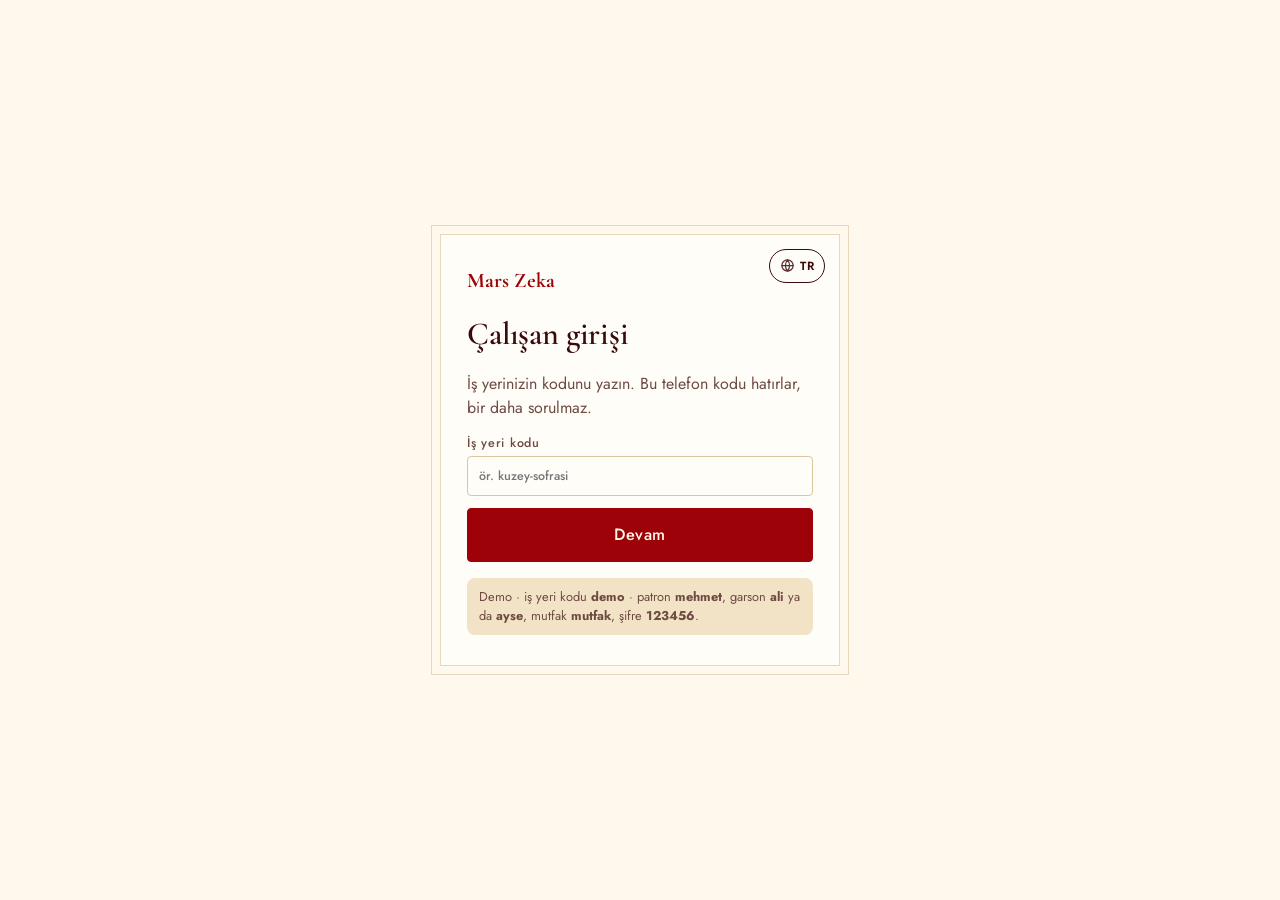
<file: garson.html>
<!doctype html>
<html lang="tr">
<head>
<meta charset="utf-8">
<meta name="viewport" content="width=device-width, initial-scale=1, viewport-fit=cover">
<meta name="theme-color" content="#3A0A0A">
<meta name="apple-mobile-web-app-capable" content="yes">
<meta name="mobile-web-app-capable" content="yes">
<meta name="apple-mobile-web-app-title" content="Mars Zeka">
<meta name="description" content="QR ile masadan sipariş demosu">
<link rel="manifest" href="garson.webmanifest">
<link rel="icon" href="garson-icon.svg" type="image/svg+xml">
<link rel="apple-touch-icon" href="garson-icon.svg">
<title>Mars Zeka · Çalışan</title>
<link rel="preconnect" href="https://fonts.googleapis.com">
<link rel="stylesheet" href="https://fonts.googleapis.com/css2?family=Cormorant+Garamond:ital,wght@0,500;0,600;0,700;1,500;1,600&family=Jost:wght@300;400;500;600&display=swap">
<style>
/* Mars Zeka — ortak stil. Palet: krem #FFF8EC, kum #F2E3C6, kırmızı #D62828, bordo #9D0208, kahve-siyah #3A0A0A.
   Tek görünüm (marka kimliği); her renk açıkça tanımlı. */
:root{
  --cream:#FFF8EC; --sand:#F2E3C6; --red:#D62828; --wine:#9D0208; --ink:#3A0A0A;
  --soft:#6E4A42; --line:#E8D8BA; --line-2:#DCC59C; --white:#FFFDF8;
  --ok:#2E6B3A; --ok-soft:#E3EFDC; --warn-soft:#FBE3D9;
  --f-display:"Cormorant Garamond","Cormorant",Garamond,"Times New Roman",serif;
  --f-body:"Jost",ui-sans-serif,system-ui,-apple-system,"Segoe UI",sans-serif;
  color-scheme:light;
}
*{box-sizing:border-box}
html,body{margin:0}
body{background:var(--cream);color:var(--ink);font-family:var(--f-body);font-size:16px;line-height:1.5}
h1,h2,h3,p{margin:0}
h1,h2,h3{font-family:var(--f-display);font-weight:600;letter-spacing:-.005em}
[hidden]{display:none!important}
a{color:var(--wine)}
button{font:inherit;cursor:pointer;color:inherit}
input,textarea,select{font:inherit;color:var(--ink);background:var(--white);border:1px solid var(--line-2);border-radius:4px;padding:.6rem .7rem;width:100%;min-width:0}
textarea{resize:vertical}
input:focus-visible,textarea:focus-visible,select:focus-visible,button:focus-visible,a:focus-visible{outline:2px solid var(--wine);outline-offset:2px}
.muted{color:var(--soft)} .small{font-size:.86rem} .center{text-align:center} .wide{width:100%}
.num{font-family:var(--f-display);font-variant-numeric:lining-nums tabular-nums}
.label{display:block;font-size:.68rem;font-weight:500;letter-spacing:.2em;text-transform:uppercase;color:var(--soft)}
.sr{position:absolute;width:1px;height:1px;overflow:hidden;clip:rect(0 0 0 0);white-space:nowrap}
.btn{display:inline-flex;align-items:center;justify-content:center;gap:.5rem;min-height:46px;padding:.55rem 1.1rem;border-radius:4px;border:1px solid var(--line-2);background:var(--white);color:var(--ink);font-weight:500;text-decoration:none;text-align:center}
.btn:hover{border-color:var(--wine)}
.btn:disabled{opacity:.45;cursor:not-allowed}
.btn-primary{background:var(--wine);border-color:var(--wine);color:var(--cream)}
.btn-primary:hover{background:var(--ink);border-color:var(--ink)}
.btn-red{background:var(--red);border-color:var(--red);color:var(--cream)}
.btn-ghost{background:transparent}
.btn-ok{background:var(--ok-soft);border-color:transparent;color:var(--ok)}
.btn-bad{background:var(--warn-soft);border-color:transparent;color:var(--wine)}
.btn-sm{min-height:36px;padding:.3rem .75rem;font-size:.88rem}
.btn-lg{min-height:54px;font-size:1.02rem;letter-spacing:.04em}
.row-btns{display:flex;flex-wrap:wrap;gap:10px}
.sound-bar{display:block;width:100%;border:0;background:var(--red);color:#fff;font-weight:500;padding:12px 16px;text-align:center}
@media (max-width:820px){input,textarea,select{font-size:16px}}
.toast{position:fixed;left:50%;bottom:calc(110px + env(safe-area-inset-bottom,0px));transform:translateX(-50%);background:var(--ink);color:var(--cream);padding:.7rem 1.1rem;border-radius:4px;font-weight:500;z-index:50;max-width:calc(100% - 32px);text-align:center;box-shadow:0 10px 30px -10px rgba(58,10,10,.5)}
.empty-card{background:var(--white);border:1px solid var(--line);border-radius:6px;padding:24px;display:flex;flex-direction:column;gap:8px}
.empty-card h2{font-size:1.6rem}
.empty-card p{color:var(--soft)}
.offline{background:var(--warn-soft);color:var(--wine);font-weight:500;font-size:.88rem;text-align:center;padding:8px 16px}
.chip{font-size:.72rem;font-weight:500;padding:.15rem .5rem;border-radius:3px;background:var(--sand);color:var(--ink);white-space:nowrap}

/* ---------- giriş ---------- */
.login{min-height:100vh;display:flex;align-items:center;justify-content:center;padding:24px 16px}
.login-card{width:100%;max-width:400px;background:var(--white);border:1px solid var(--line);padding:30px 26px;display:flex;flex-direction:column;gap:14px;box-shadow:0 0 0 8px var(--cream),0 0 0 9px var(--line)}
.login-card h1{font-size:2rem}
.brand-sm{font-family:var(--f-display);font-weight:700;font-size:1.3rem;color:var(--wine)}
.login-form{display:flex;flex-direction:column;gap:12px}
.fld{display:flex;flex-direction:column;gap:4px;font-size:.78rem;font-weight:500;letter-spacing:.06em;color:var(--soft);min-width:0}
.form-err{color:var(--wine);font-weight:500;font-size:.9rem}

/* ---------- müşteri ---------- */
.c-wrap{max-width:560px;margin:0 auto;padding-inline:16px}
.c-head{background:var(--cream);border-bottom:1px solid var(--line);position:sticky;top:env(safe-area-inset-top,0px);z-index:10}
.c-head-in{display:flex;align-items:center;gap:12px;padding-block:14px 10px}
.c-name{flex:1;min-width:0;font-family:var(--f-display);font-weight:700;font-size:1.65rem;line-height:1.05;overflow-wrap:anywhere}
.waiter-btn{display:inline-flex;align-items:center;gap:6px;flex-shrink:0;border:1px solid var(--wine);background:var(--white);color:var(--wine);border-radius:999px;padding:7px 12px;font-size:.82rem;font-weight:500;white-space:nowrap}
.waiter-btn.on{background:var(--ok-soft);border-color:transparent;color:var(--ok)}
@media (max-width:420px){.c-name{font-size:1.35rem}}
@media (max-width:380px){.waiter-btn{padding:7px 9px;font-size:.76rem}}
.c-table{font-size:.7rem;letter-spacing:.2em;text-transform:uppercase;color:var(--cream);background:var(--wine);padding:6px 10px;border-radius:3px;white-space:nowrap}
.c-chips{display:flex;gap:6px;overflow-x:auto;padding-block:4px 12px;scrollbar-width:none}
.c-chips::-webkit-scrollbar{display:none}
.c-chips a,.c-chips button{font-family:inherit;cursor:pointer;flex-shrink:0;text-decoration:none;color:var(--ink);font-size:.86rem;border:1px solid var(--line-2);border-radius:999px;padding:6px 13px;background:var(--white)}
.c-main{display:flex;flex-direction:column;gap:26px;padding-block:20px 40px}
.c-main.has-bar{padding-bottom:200px}
.c-intro{font-family:var(--f-display);font-style:italic;font-size:1.15rem;color:var(--soft);text-align:center}
.ar-open{display:inline-flex;align-items:center;gap:6px;align-self:flex-start;margin-top:6px;background:var(--sand);border:1px solid var(--line-2);color:var(--wine);border-radius:999px;padding:6px 12px;font-size:.8rem;font-weight:500}
#arLayer{position:fixed;inset:0;z-index:60;background:rgba(58,10,10,.55);display:flex;align-items:flex-end;justify-content:center}
.ar-box{width:100%;max-width:560px;max-height:100%;background:var(--cream);border-radius:14px 14px 0 0;padding:16px 16px calc(18px + env(safe-area-inset-bottom,0px));display:flex;flex-direction:column;gap:12px}
.ar-head{display:flex;justify-content:space-between;align-items:flex-start;gap:12px}
.ar-head h2{font-size:1.7rem;line-height:1.1}
.ar-stage{position:relative;height:min(58vh,440px);border-radius:10px;overflow:hidden;background:var(--sand);display:flex;align-items:center;justify-content:center}
.ar-wait{color:var(--soft);font-size:.9rem;text-align:center;padding:20px}
.ar-btn{position:absolute;left:50%;bottom:14px;transform:translateX(-50%);display:inline-flex;align-items:center;gap:8px;background:var(--wine);color:var(--cream);border:0;border-radius:999px;padding:12px 20px;font-weight:500;box-shadow:0 8px 20px -6px rgba(58,10,10,.5)}
.ar-note{font-size:.84rem;color:var(--soft)}
.alg-line{font-size:.76rem;color:var(--soft);letter-spacing:.02em}
.alg-warn{display:inline-flex;align-items:center;gap:5px;align-self:flex-start;font-size:.74rem;font-weight:600;color:#fff;background:var(--red);border-radius:3px;padding:3px 8px}
.dish.avoid .dish-img{opacity:.55}
.dish.avoid .dish-name{color:var(--soft)}
.alg-filter{display:flex;flex-direction:column;gap:8px}
.alg-toggle{display:inline-flex;align-items:center;gap:6px;align-self:flex-start;background:transparent;border:1px solid var(--line-2);border-radius:999px;padding:7px 13px;font-size:.84rem;color:var(--ink)}
.alg-panel{background:var(--white);border:1px solid var(--line);border-radius:6px;padding:12px 14px;display:flex;flex-direction:column;gap:10px;font-size:.88rem;color:var(--soft)}
.alg-chips{display:flex;flex-wrap:wrap;gap:6px}
.alg-chip{border:1px solid var(--line-2);background:var(--cream);border-radius:999px;padding:7px 12px;font-size:.84rem;color:var(--ink)}
.alg-chip[aria-pressed="true"]{background:var(--red);border-color:var(--red);color:#fff}
.alg-small{font-size:.76rem}
.eta-list{display:flex;flex-direction:column;gap:8px}
.eta-banner{display:flex;align-items:center;gap:12px;background:var(--ink);color:var(--cream);border-radius:6px;padding:12px 14px}
.eta-banner svg{flex-shrink:0;color:var(--sand)}
.eta-txt{flex:1;min-width:0;display:flex;flex-direction:column;line-height:1.3}
.eta-txt b{font-family:var(--f-display);font-size:1.2rem;font-weight:600}
.eta-txt span{font-size:.8rem;color:#C9AE95;overflow:hidden;text-overflow:ellipsis;white-space:nowrap}
.eta-num{display:flex;flex-direction:column;align-items:flex-end;line-height:1}
.eta-num strong{font-family:var(--f-display);font-size:2rem;font-weight:700;color:var(--sand)}
.eta-num strong.soon{font-size:1.15rem}
.eta-num small{font-size:.68rem;letter-spacing:.08em;color:#C9AE95;margin-top:2px}
.cat-h{display:flex;align-items:center;gap:12px;font-family:var(--f-display);font-size:1.6rem;font-weight:600;margin-bottom:6px}
.cat-h::after{content:"";flex:1;height:1px;background:var(--line-2)}
.dish{display:grid;grid-template-columns:104px minmax(0,1fr);gap:14px;padding:14px 0;border-bottom:1px solid var(--line)}
.dish:last-child{border-bottom:0}
.dish-img{width:104px;height:104px;border-radius:6px;overflow:hidden;background:var(--sand);position:relative}
.dish-img img,.dish-img .ph-svg{width:100%;height:100%;object-fit:cover;display:block}
.dish.out .dish-img{filter:grayscale(1);opacity:.55}
.dish-body{display:flex;flex-direction:column;gap:4px;min-width:0}
.dish-name{font-family:var(--f-display);font-size:1.32rem;font-weight:600;line-height:1.15;overflow-wrap:anywhere}
.dish-desc{font-size:.86rem;color:var(--soft);line-height:1.4}
.dish-meta{display:flex;align-items:center;gap:10px;margin-top:auto;padding-top:4px}
.dish-price{font-family:var(--f-display);font-weight:700;font-size:1.3rem;white-space:nowrap}
.dish-time{display:inline-flex;align-items:center;gap:4px;font-size:.78rem;color:var(--soft)}
.dish-time svg{flex-shrink:0}
.dish-time{flex-wrap:wrap}
.kcal{display:inline-flex;align-items:center;gap:4px;flex-basis:100%;margin-top:2px}
.por-l{display:flex;flex-direction:column;line-height:1.2}
.por-l small{font-size:.7rem;color:var(--soft);opacity:.85}
.dish-meta.portion{padding-top:6px;gap:8px}
.dish-meta.portion .round{width:34px;height:34px}
.dish-meta.portion .stepper{gap:6px}
.dish-meta.portion .dish-price{font-size:1.15rem}
.dish-meta.portion+.dish-meta.portion{border-top:1px dashed var(--line);margin-top:4px}
.por-l{font-size:.8rem;color:var(--soft);white-space:nowrap}
.dish-out{font-size:.72rem;letter-spacing:.14em;text-transform:uppercase;color:var(--wine);font-weight:500}
.stepper{display:flex;align-items:center;gap:8px;margin-left:auto;flex-shrink:0}
.stepper .q{min-width:1.4em;text-align:center;font-family:var(--f-display);font-weight:700;font-size:1.2rem}
.round{width:38px;height:38px;border-radius:50%;border:1px solid var(--line-2);background:var(--white);display:inline-flex;align-items:center;justify-content:center;font-size:1.25rem;line-height:1}
.round-add{background:var(--wine);border-color:var(--wine);color:var(--cream)}
.c-bar{position:fixed;left:0;right:0;bottom:0;z-index:12;background:var(--white);border-top:1px solid var(--line-2);padding-block:12px calc(12px + env(safe-area-inset-bottom,0px));box-shadow:0 -10px 30px -18px rgba(58,10,10,.35)}
.c-bar-in{display:flex;flex-direction:column;gap:8px}
.c-bar-top{display:flex;justify-content:space-between;align-items:baseline;gap:12px;font-size:.9rem;color:var(--soft)}
.c-bar-top b{font-family:var(--f-display);font-size:1.35rem;color:var(--ink)}
.note-in{font-size:.92rem}
.done{background:var(--white);border:1px solid var(--line);padding:10px}
.done-in{border:1px solid var(--line-2);padding:30px 20px;display:flex;flex-direction:column;align-items:center;gap:10px;text-align:center}
.done-ico{width:64px;height:64px;border-radius:50%;background:var(--wine);color:var(--cream);display:flex;align-items:center;justify-content:center}
.done h2{font-size:2rem;line-height:1.1}
.done-eta{font-family:var(--f-display);font-size:3.4rem;font-weight:700;line-height:1;color:var(--wine)}
.done-eta small{font-size:1.2rem;font-weight:600;color:var(--ink)}
.done p{color:var(--soft)}
.bill{background:var(--white);border:1px solid var(--line);border-radius:6px;padding:16px 18px;display:flex;flex-direction:column;gap:10px}
.bill h3{font-size:1.35rem;display:flex;justify-content:space-between;align-items:baseline}
.bill ul{list-style:none;margin:0;padding:0;display:flex;flex-direction:column;gap:4px;font-size:.94rem}
.bill li{display:flex;justify-content:space-between;gap:12px}
.bill li span:last-child{white-space:nowrap}
.bill-total{display:flex;justify-content:space-between;border-top:1px solid var(--line-2);padding-top:8px;font-weight:500}
.bill-total b{font-family:var(--f-display);font-size:1.35rem}
.bill-state{font-size:.88rem;color:var(--ok);font-weight:500;text-align:center}
.c-foot{text-align:center;font-size:.78rem;color:var(--soft);letter-spacing:.06em}

/* ---------- kasa ---------- */
.k-wrap{max-width:1240px;margin:0 auto;padding-inline:16px}
.k-head{background:var(--ink);color:var(--sand)}
.k-head-in{display:flex;flex-wrap:wrap;align-items:center;justify-content:space-between;gap:12px;padding-block:12px}
.k-name{font-family:var(--f-display);font-weight:700;font-size:1.5rem;color:var(--cream)}
.k-head .label{color:#C9AE95}
.tabs{display:flex;flex-wrap:wrap;gap:6px}
.tabs button{position:relative;min-height:42px;padding:.4rem 1rem;border-radius:4px;border:1px solid rgba(242,227,198,.3);background:transparent;color:var(--sand);font-weight:500}
.tabs button[aria-selected="true"]{background:var(--cream);color:var(--ink);border-color:var(--cream)}
.tabs .badge{position:absolute;top:-7px;right:-7px;min-width:20px;height:20px;border-radius:10px;background:var(--red);color:#fff;font-size:.72rem;display:flex;align-items:center;justify-content:center;padding:0 5px}
.k-head .btn{background:transparent;color:var(--sand);border-color:rgba(242,227,198,.3)}
@media (max-width:720px){
  .k-head-in{display:grid;grid-template-columns:minmax(0,1fr) auto}
  .k-head-in .tabs{grid-column:1 / -1;grid-row:2;display:grid;grid-template-columns:repeat(3,minmax(0,1fr))}
  .k-head-in .tabs button{padding-inline:.3rem;font-size:.86rem}
}
main.k-wrap{padding-block:20px 48px}
.alerts{display:flex;flex-direction:column;gap:8px;margin-bottom:18px}
.alert{display:flex;flex-wrap:wrap;align-items:center;justify-content:space-between;gap:10px;background:var(--red);color:#fff;border-radius:4px;padding:12px 16px;font-weight:500}
.alert .btn{background:#fff;color:var(--wine);border-color:#fff;min-height:36px}
.k-cols{display:grid;grid-template-columns:minmax(0,1.4fr) minmax(0,1fr);gap:22px;align-items:start}
@media (max-width:900px){.k-cols{grid-template-columns:minmax(0,1fr)}}
.k-h{display:flex;justify-content:space-between;align-items:baseline;font-family:var(--f-display);font-size:1.5rem;font-weight:600;margin-bottom:10px}
.k-h .label{font-family:var(--f-body)}
.tickets{display:grid;grid-template-columns:repeat(auto-fill,minmax(260px,1fr));gap:12px}
.ticket{background:var(--white);border:1px solid var(--line);border-top:4px solid var(--wine);border-radius:4px;padding:14px 16px;display:flex;flex-direction:column;gap:10px}
.ticket.late{border-top-color:var(--red);box-shadow:0 0 0 2px var(--red)}
.t-top{display:flex;justify-content:space-between;align-items:baseline;gap:10px}
.t-table{font-family:var(--f-display);font-size:1.7rem;font-weight:700;line-height:1}
.t-time{font-size:.8rem;color:var(--soft);text-align:right}
.t-items{list-style:none;margin:0;padding:0;display:flex;flex-direction:column;gap:3px;font-size:1rem}
.t-items b{font-family:var(--f-display);font-size:1.15rem;margin-right:4px}
.t-note{background:var(--sand);border-radius:3px;padding:6px 9px;font-size:.88rem}
.t-eta{font-size:.82rem;color:var(--soft)}
.t-eta.late{color:var(--red);font-weight:600}
.done-list{display:flex;flex-direction:column;gap:6px}
.done-row{display:flex;align-items:center;gap:10px;padding:8px 10px;background:var(--white);border:1px solid var(--line);border-radius:4px;font-size:.9rem}
.done-row .d{flex:1;min-width:0;color:var(--soft);overflow:hidden;text-overflow:ellipsis;white-space:nowrap}
.done-row b{font-family:var(--f-display);font-size:1.1rem}
.tables{display:grid;grid-template-columns:repeat(auto-fill,minmax(150px,1fr));gap:12px}
.tbl{background:var(--white);border:1px solid var(--line);border-radius:6px;padding:14px;display:flex;flex-direction:column;gap:6px;text-align:left;min-height:118px}
.tbl:hover{border-color:var(--wine)}
.tbl.busy{border-color:var(--line-2);background:var(--cream)}
.tbl.bill{border:2px solid var(--red);background:var(--warn-soft)}
.tbl-n{font-family:var(--f-display);font-size:1.6rem;font-weight:700;line-height:1}
.tbl-t{font-family:var(--f-display);font-size:1.3rem;font-weight:600;margin-top:auto}
.tbl-s{font-size:.78rem;color:var(--soft)}
.tbl.bill .tbl-s{color:var(--wine);font-weight:600}
.detail{background:var(--white);border:1px solid var(--line);border-radius:6px;padding:18px 20px;display:flex;flex-direction:column;gap:12px;margin-top:18px}
.detail h3{font-size:1.8rem}
.detail ul{list-style:none;margin:0;padding:0;display:flex;flex-direction:column;gap:4px}
.detail li{display:flex;justify-content:space-between;gap:12px}
.detail li span:last-child{white-space:nowrap}
.move-box{border-top:1px dashed var(--line-2);padding-top:12px;display:flex;flex-direction:column;gap:8px}
.pick-table button.busy{border-style:dashed;color:var(--soft)}
.rep-head{display:flex;flex-wrap:wrap;justify-content:space-between;align-items:center;gap:12px;margin-bottom:16px}
.rep-head .pick-table button{min-width:auto;padding:0 14px;font-family:var(--f-body);font-weight:500;font-size:.9rem}
.rep-tiles{display:grid;grid-template-columns:repeat(auto-fit,minmax(170px,1fr));gap:12px}
.rep-tile{background:var(--white);border:1px solid var(--line);border-radius:6px;padding:14px 16px;display:flex;flex-direction:column;gap:2px}
.rep-tile b{font-family:var(--f-display);font-size:2rem;font-weight:700;line-height:1.1}
.rep-tile small{color:var(--soft);font-size:.8rem}
.rep-top{margin:10px 0 0;padding-left:1.2em;display:flex;flex-direction:column;gap:6px}
.rep-top li span{display:inline-block;min-width:60%}
.rep-top b{float:right;font-size:1.1rem}
.rep-hours{display:flex;flex-direction:column;gap:5px;margin-top:10px}
.rep-bar{display:grid;grid-template-columns:52px minmax(0,1fr) 30px;align-items:center;gap:8px;font-size:.84rem}
.rep-bar i{display:block;height:12px;background:var(--wine);border-radius:2px}
.rep-bar b{text-align:right}
.pl-box{display:flex;flex-wrap:wrap;align-items:center;justify-content:space-between;gap:10px;background:var(--white);border:1px solid var(--line);border-radius:6px;padding:12px 14px}
.pl-box div{display:flex;flex-direction:column;min-width:0;flex:1 1 220px}
.k-narrow{max-width:760px;display:flex;flex-direction:column;gap:16px}
.k-panel{background:var(--white);border:1px solid var(--line);border-radius:6px;padding:14px 16px}
.pick-table{display:flex;flex-wrap:wrap;gap:6px}
.pick-table button{min-width:52px;min-height:44px;border:1px solid var(--line-2);border-radius:4px;background:var(--white);font-family:var(--f-display);font-weight:700;font-size:1.15rem}
.pick-table button[aria-pressed="true"]{background:var(--wine);border-color:var(--wine);color:var(--cream)}
.w-item{display:flex;align-items:center;justify-content:space-between;gap:10px;padding:9px 0;border-bottom:1px solid var(--line)}
.w-item:last-child{border-bottom:0}
.w-item .nm{min-width:0}
.w-item .nm b{display:block;font-weight:500}
.pinbox{display:flex;flex-wrap:wrap;align-items:center;gap:10px;background:var(--sand);border-radius:4px;padding:12px 14px}
.pinbox input{width:120px}
.m-row{display:flex;flex-wrap:wrap;align-items:center;justify-content:space-between;gap:10px;padding:10px 0;border-bottom:1px solid var(--line)}
.m-row:last-child{border-bottom:0}
.m-row.is-out .m-nm{text-decoration:line-through;opacity:.55}
.m-ctl{display:flex;flex-wrap:wrap;align-items:center;gap:8px}
.price-in{width:96px}
.log{list-style:none;margin:0;padding:0;display:flex;flex-direction:column;gap:4px;font-size:.84rem;color:var(--soft)}

/* ---------- kurulum ---------- */
.s-wrap{max-width:1100px;margin:0 auto;padding-inline:16px}
.s-head{background:var(--ink);color:var(--sand)}
.s-head-in{display:flex;justify-content:space-between;align-items:center;gap:12px;padding-block:14px}
.s-head .brand-sm{color:var(--cream);font-size:1.6rem;text-decoration:none}
.s-head .btn{background:transparent;color:var(--sand);border-color:rgba(242,227,198,.3)}
.s-head-r{display:flex;align-items:center;gap:10px;min-width:0}
.s-head-r .small{overflow:hidden;text-overflow:ellipsis;white-space:nowrap;max-width:40vw;color:#C9AE95}
.s-main{display:flex;flex-direction:column;gap:34px;padding-block:28px 64px}
.s-hero{display:flex;flex-wrap:wrap;gap:24px;align-items:center;justify-content:space-between;background:var(--white);border:1px solid var(--line);padding:26px}
.s-hero h1{font-size:clamp(2rem,4vw,2.8rem);line-height:1.05}
.s-sec{display:flex;flex-direction:column;gap:14px}
.s-sec h2{font-size:1.9rem}
.s-sec-head{display:flex;flex-wrap:wrap;justify-content:space-between;align-items:center;gap:10px}
.note{font-size:.88rem;color:var(--soft)}
.form-row{display:flex;flex-wrap:wrap;gap:12px;align-items:flex-end;background:var(--white);border:1px solid var(--line);padding:16px}
.form-row .fld{flex:2 1 220px}
.form-row .fld-s{flex:1 1 110px}
.ed-list{display:flex;flex-direction:column;gap:10px}
.ed{display:grid;grid-template-columns:96px minmax(0,1fr);gap:14px;background:var(--white);border:1px solid var(--line);padding:12px}
.ed-left{display:flex;flex-direction:column;gap:6px;align-items:stretch}
.ed-mini{border:1px solid var(--line-2);background:var(--white);border-radius:4px;padding:4px 6px;font-size:.74rem;color:var(--soft)}
.ed-mini:disabled{opacity:.35}
.ed-move{display:grid;grid-template-columns:1fr 1fr;gap:4px}
.alg-edit{border:1px dashed var(--line-2);border-radius:4px;padding:6px 10px 8px;margin:0;display:flex;flex-wrap:wrap;gap:4px 12px;font-size:.8rem;color:var(--ink)}
.alg-edit legend{font-size:.78rem;letter-spacing:.06em;color:var(--soft);padding:0 4px}
.alg-edit label{display:inline-flex;align-items:center;gap:4px}
.alg-edit input{width:auto}
.ed-photo{position:relative;width:96px;height:96px;border-radius:6px;overflow:hidden;background:var(--sand);border:1px dashed var(--line-2);display:flex;align-items:center;justify-content:center;cursor:pointer}
.ed-photo img,.ed-photo .ph-svg{width:100%;height:100%;object-fit:cover}
.ed-photo span{position:absolute;bottom:0;left:0;right:0;background:rgba(58,10,10,.72);color:var(--cream);font-size:.7rem;text-align:center;padding:3px}
.ed-photo input{position:absolute;inset:0;opacity:0;cursor:pointer}
.ed-fields{display:grid;grid-template-columns:minmax(0,2fr) minmax(0,1.3fr) 86px 96px;gap:8px;align-items:end}
.ed-fields .fld-amt{grid-column:1 / 3}
.ed-fields .fld-desc{grid-column:1 / 4}
.ed-fields .del{align-self:end}
@media (max-width:640px){
  .ed{grid-template-columns:76px minmax(0,1fr)}
  .ed-photo{width:76px;height:76px}
  .ed-fields{grid-template-columns:minmax(0,1fr) minmax(0,1fr)}
  .ed-fields .fld-name,.ed-fields .fld-desc{grid-column:1 / -1}
}
.qr-grid{display:grid;grid-template-columns:repeat(auto-fill,minmax(200px,1fr));gap:14px}
.qr-card{background:var(--white);border:1px solid var(--line);padding:8px}
.qr-in{border:1px solid var(--wine);outline:1px solid var(--wine);outline-offset:-4px;padding:16px 10px 12px;display:flex;flex-direction:column;align-items:center;gap:4px;text-align:center}
.qr-cafe{font-family:var(--f-display);font-weight:700;font-size:1.1rem;max-width:100%;overflow:hidden;text-overflow:ellipsis;white-space:nowrap}
.qr-label{font-family:var(--f-display);font-style:italic;font-size:1.8rem;line-height:1.1}
.qr-img{width:140px;height:140px;display:flex;align-items:center;justify-content:center}
.qr-img img,.qr-img canvas{width:140px!important;height:140px!important}
.qr-hint{font-size:.6rem;letter-spacing:.2em;text-transform:uppercase;color:var(--soft)}
.pick-grid{display:grid;grid-template-columns:repeat(auto-fill,minmax(220px,1fr));gap:12px}
.pick-card{display:flex;flex-direction:column;gap:2px;background:var(--white);border:1px solid var(--line);padding:16px;color:var(--ink);text-decoration:none}
.pick-card b{font-family:var(--f-display);font-size:1.4rem}
.s-danger{border-top:1px solid var(--line-2);padding-top:26px}
@media (max-width:480px){
  .qr-grid{grid-template-columns:repeat(2,minmax(0,1fr));gap:10px}
  .qr-img,.qr-img img,.qr-img canvas{width:110px!important;height:110px!important}
  .qr-label{font-size:1.4rem}
}
@media print{
  body{background:#fff}
  .s-head,.s-hero,.no-print,.toast{display:none!important}
  .s-main{padding:0}
  .qr-grid{grid-template-columns:repeat(3,1fr);gap:8mm}
  .qr-card{break-inside:avoid}
}

/* Yoğunluk ve iptal */
.busy-note{display:flex;align-items:center;gap:8px;background:#FBE9D0;border:1px solid #E9C48F;color:var(--wine);border-radius:6px;padding:10px 12px;margin:0 0 14px;font-size:.9rem}
.busy-note svg{flex-shrink:0}
.busy-bar{display:flex;flex-wrap:wrap;align-items:center;justify-content:space-between;gap:10px;background:var(--white);border:1px solid var(--line);border-radius:6px;padding:12px 14px;margin-bottom:18px}
.busy-bar>div:first-child{display:flex;flex-direction:column;min-width:0;flex:1 1 240px}
.busy-bar .pick-table{align-items:center}
.eta-banner.cancelled{background:var(--white);color:var(--ink);border:1px solid var(--red)}
.eta-banner.cancelled b{color:var(--red)}
.t-cancel-link{background:none;border:0;color:var(--soft);font:inherit;font-size:.8rem;text-decoration:underline;cursor:pointer;padding:6px 0 0;align-self:center}
.t-cancel{display:flex;flex-wrap:wrap;align-items:center;gap:6px;font-size:.82rem;margin-top:6px}
.t-cancel span{flex:1 1 100%;color:var(--red)}
.eta-banner.cancelled .eta-txt span{color:var(--soft);white-space:normal}
.busy-bar .pick-table button{font-family:var(--f-body,inherit);font-size:.88rem;font-weight:500}
.t-left{display:flex;flex-wrap:wrap;align-items:center;gap:6px}
.t-left span{flex:1 1 100%}
.t-left button{flex:1;min-width:44px;min-height:40px;border:1px solid var(--line-2);background:var(--white);color:var(--ink);border-radius:4px;font:inherit;font-weight:600;cursor:pointer}
.t-left button:active{background:var(--sand)}

/* ================= Garson uygulaması ================= */
body.g-body{background:var(--cream)}
.g-app{min-height:100svh;padding-bottom:calc(84px + env(safe-area-inset-bottom,0px))}
.g-head{position:sticky;top:0;z-index:15;display:flex;align-items:center;justify-content:space-between;gap:12px;background:var(--ink);color:var(--cream);padding:calc(12px + env(safe-area-inset-top,0px)) max(16px,env(safe-area-inset-right,0px)) 12px max(16px,env(safe-area-inset-left,0px))}
.g-head div{display:flex;flex-direction:column;line-height:1.15}
.g-kick{font-size:.66rem;letter-spacing:.24em;text-transform:uppercase;color:#C9AE95}
.g-head b{font-family:var(--f-display);font-size:1.4rem;font-weight:600}
.g-pulse{background:var(--red);color:#fff;font-size:.8rem;font-weight:600;padding:6px 12px;border-radius:999px;animation:gpulse 1.4s ease-in-out infinite}
@keyframes gpulse{50%{box-shadow:0 0 0 6px rgba(214,40,40,.3)}}
.g-ok{font-size:.8rem;color:#C9AE95;border:1px solid rgba(242,227,198,.3);padding:5px 12px;border-radius:999px}
.g-sound{display:flex;align-items:center;justify-content:center;gap:8px;width:100%;border:0;background:var(--sand);color:var(--ink);font:inherit;font-size:.86rem;padding:12px 16px;cursor:pointer}
.g-main{padding:16px max(16px,env(safe-area-inset-right,0px)) 24px max(16px,env(safe-area-inset-left,0px));max-width:720px;margin:0 auto;display:flex;flex-direction:column;gap:12px}
.g-h{font-family:var(--f-display);font-size:1.7rem;font-weight:700;margin:6px 0 2px;display:flex;align-items:center;gap:10px}
.g-h span{font-family:var(--f-body);font-size:.8rem;background:var(--ok);color:#fff;border-radius:999px;padding:2px 10px}
.g-calls{display:flex;flex-direction:column;gap:8px}
.g-call{display:grid;grid-template-columns:40px minmax(0,1fr) auto;gap:12px;align-items:center;background:var(--white);border:1px solid var(--line);border-left:5px solid #E0A13A;border-radius:10px;padding:12px}
.g-call.bill{border-left-color:var(--red)}
.g-ci{width:40px;height:40px;border-radius:50%;display:grid;place-items:center;background:#FBEBC9;color:#8A5A0B}
.g-call.bill .g-ci{background:var(--warn-soft);color:var(--wine)}
.g-call b{display:block;font-size:1.05rem}.g-call small{color:var(--soft);font-size:.82rem}
.g-btn{min-height:44px;padding:0 16px;border-radius:8px;border:0;background:var(--wine);color:#fff;font:inherit;font-weight:500;font-size:.92rem;cursor:pointer}
.g-btn.wide{width:100%}
.g-btn:active{transform:scale(.98)}
.g-grid{display:grid;grid-template-columns:repeat(auto-fill,minmax(96px,1fr));gap:8px}
.g-tbl{position:relative;aspect-ratio:1/1;border-radius:12px;border:1px solid var(--line);background:var(--white);color:var(--ink);font:inherit;display:flex;flex-direction:column;align-items:center;justify-content:center;gap:2px;padding:6px;cursor:pointer;transition:transform .15s}
.g-tbl:active{transform:scale(.96)}
.g-tbl .n{font-family:var(--f-display);font-size:2rem;font-weight:700;line-height:1}
.g-tbl .s{font-size:.74rem;color:var(--soft)}
.g-tbl .t{font-size:.72rem;font-weight:600;font-variant-numeric:tabular-nums}
.g-tbl.busy{background:var(--sand);border-color:var(--line-2)}
.g-tbl.ready{background:var(--ok-soft);border-color:var(--ok)}.g-tbl.ready .s{color:var(--ok);font-weight:600}
.g-tbl.wait{background:#FBEBC9;border-color:#E0A13A}.g-tbl.wait .s{color:#8A5A0B;font-weight:600}
.g-tbl.bill{background:var(--red);border-color:var(--red);color:#fff}.g-tbl.bill .s{color:#fff;font-weight:600}
.g-tbl.bill,.g-tbl.wait{animation:gpulse 1.4s ease-in-out infinite}
.g-legend{display:flex;flex-wrap:wrap;gap:6px 14px;font-size:.76rem;color:var(--soft);margin-top:4px}
.g-legend span::before{content:"";display:inline-block;width:10px;height:10px;border-radius:3px;margin-right:6px;vertical-align:-1px;border:1px solid var(--line-2)}
.g-legend .busy::before{background:var(--sand)}.g-legend .ready::before{background:var(--ok-soft);border-color:var(--ok)}.g-legend .wait::before{background:#FBEBC9;border-color:#E0A13A}.g-legend .bill::before{background:var(--red);border-color:var(--red)}
.g-empty{display:flex;flex-direction:column;align-items:center;text-align:center;gap:10px;color:var(--soft);background:var(--white);border:1px dashed var(--line-2);border-radius:12px;padding:32px 20px}
.g-empty svg{width:40px;height:40px;color:var(--line-2)}
.g-ready{background:var(--white);border:1px solid var(--line);border-top:5px solid var(--ok);border-radius:12px;padding:14px;display:flex;flex-direction:column;gap:8px}
.g-ready.late{border-top-color:var(--red)}
.g-r-top{display:flex;justify-content:space-between;align-items:baseline;gap:8px}
.g-r-top b{font-family:var(--f-display);font-size:1.6rem}
.g-r-top small{color:var(--soft);font-size:.8rem}.g-ready.late .g-r-top small{color:var(--red);font-weight:600}
.g-ready ul{margin:0;padding:0;list-style:none;font-size:1rem}
.g-note{font-size:.86rem;color:var(--wine);background:var(--warn-soft);border-radius:6px;padding:6px 10px;margin:0}
.g-lbl{font-size:.72rem;letter-spacing:.16em;text-transform:uppercase;color:var(--soft)}
.g-pick{display:flex;gap:6px;overflow-x:auto;padding-bottom:4px;scrollbar-width:none}
.g-pick::-webkit-scrollbar{display:none}
.g-pick button{flex-shrink:0;min-width:46px;min-height:46px;border-radius:10px;border:1px solid var(--line-2);background:var(--white);color:var(--ink);font:inherit;font-weight:600;font-size:1.05rem;cursor:pointer}
.g-pick button[aria-pressed="true"]{background:var(--wine);border-color:var(--wine);color:#fff}
.g-cat{font-family:var(--f-display);font-size:1.3rem;font-weight:700;margin:10px 0 0;padding-bottom:4px;border-bottom:1px solid var(--line)}
.g-item{display:flex;align-items:center;justify-content:space-between;gap:12px;padding:8px 0;border-bottom:1px dashed var(--line)}
.g-item b{display:block;font-weight:500}.g-item b em{font-style:normal;font-size:.78rem;color:var(--wine);background:var(--warn-soft);border-radius:4px;padding:1px 6px;margin-left:4px}
.g-item small{color:var(--soft);font-size:.8rem}
.g-sendbar{position:sticky;bottom:calc(76px + env(safe-area-inset-bottom,0px));background:var(--cream);border-top:1px solid var(--line);padding-top:10px;margin-top:8px;display:flex;flex-direction:column;gap:8px;box-shadow:0 -12px 20px -16px rgba(58,10,10,.4)}
.g-sum{display:flex;justify-content:space-between;align-items:baseline;font-size:.9rem}.g-sum b{font-family:var(--f-display);font-size:1.3rem}
.g-nav{position:fixed;left:0;right:0;bottom:0;z-index:20;display:grid;grid-template-columns:repeat(3,1fr);background:var(--white);border-top:1px solid var(--line);padding-bottom:env(safe-area-inset-bottom,0px);box-shadow:0 -10px 30px -20px rgba(58,10,10,.5)}
.g-nav button{position:relative;display:flex;flex-direction:column;align-items:center;justify-content:center;gap:3px;min-height:66px;border:0;background:none;color:var(--soft);font:inherit;font-size:.74rem;cursor:pointer}
.g-nav button[aria-current="page"]{color:var(--wine);font-weight:600}
.g-nav button[aria-current="page"]::before{content:"";position:absolute;top:0;left:30%;right:30%;height:3px;border-radius:0 0 3px 3px;background:var(--wine)}
.g-badge{position:absolute;top:8px;left:calc(50% + 6px);min-width:20px;height:20px;padding:0 6px;border-radius:999px;background:var(--red);color:#fff;font-style:normal;font-size:.7rem;font-weight:700;display:grid;place-items:center}
.g-scrim{position:fixed;inset:0;z-index:30;background:rgba(58,10,10,.45);animation:gfade .25s ease}
.g-sheet{position:fixed;left:0;right:0;bottom:0;z-index:31;max-height:86svh;overflow-y:auto;background:var(--cream);border-radius:20px 20px 0 0;padding:10px max(18px,env(safe-area-inset-right,0px)) calc(20px + env(safe-area-inset-bottom,0px)) max(18px,env(safe-area-inset-left,0px));animation:gup .32s cubic-bezier(.2,.7,.2,1);max-width:720px;margin:0 auto}
@keyframes gup{from{transform:translateY(100%)}to{transform:none}}
@keyframes gfade{from{opacity:0}to{opacity:1}}
.g-grab{display:block;width:44px;height:5px;border-radius:3px;background:var(--line-2);margin:0 auto 10px}
.g-s-top{display:flex;align-items:center;justify-content:space-between;gap:10px;margin-bottom:8px}
.g-s-top h3{font-family:var(--f-display);font-size:2rem;font-weight:700;margin:0}
.g-tag{font-size:.76rem;font-weight:600;padding:4px 10px;border-radius:999px}
.g-tag.bill{background:var(--red);color:#fff}.g-tag.wait{background:#FBEBC9;color:#8A5A0B}
.g-bill{margin:0;padding:0;list-style:none}
.g-bill li{display:flex;justify-content:space-between;gap:10px;padding:7px 0;border-bottom:1px dashed var(--line)}
.g-info{font-size:.86rem;color:var(--soft);margin:8px 0 0}
.g-s-acts{display:flex;flex-direction:column;gap:8px;margin-top:16px}
@media (prefers-reduced-motion:reduce){.g-pulse,.g-tbl.bill,.g-tbl.wait{animation:none}.g-sheet,.g-scrim{animation:none}}
.g-body .toast{top:calc(78px + env(safe-area-inset-top,0px));bottom:auto}
.g-th{flex-shrink:0;width:58px;height:58px;border-radius:12px;overflow:hidden;box-shadow:0 4px 10px -6px rgba(58,10,10,.6);background:#6B4220}
.g-th img,.g-th svg{width:100%;height:100%;object-fit:cover;display:block}
.g-th.sm{width:40px;height:40px;border-radius:9px}
.g-item{justify-content:flex-start}
.g-it-txt{flex:1;min-width:0}
.g-r-items{display:flex;flex-direction:column;gap:8px}
.g-r-items li{display:flex;align-items:center;gap:10px}
.g-th{position:relative}
.g-th img{position:absolute;inset:0}
.dish-img{position:relative}
.dish-img img{position:absolute;inset:0}

/* ================= Premium menü kartları ================= */
.cat-h{justify-content:center;text-align:center;font-size:2rem;font-weight:700;letter-spacing:-.01em;margin:26px 0 16px;gap:14px}
.cat-h::before{content:"";flex:1;height:1px;background:linear-gradient(90deg,transparent,var(--line-2))}
.cat-h::after{background:linear-gradient(90deg,var(--line-2),transparent)}
.dish-grid{display:grid;grid-template-columns:minmax(0,1fr);gap:18px}

.dish{display:flex;flex-direction:column;gap:0;padding:0;background:var(--white);border:1px solid var(--line);border-radius:20px;overflow:hidden;box-shadow:0 22px 44px -30px rgba(58,10,10,.55);border-bottom:1px solid var(--line)}
.dish:last-child{border-bottom:1px solid var(--line)}
.dish-img{width:100%;height:auto;aspect-ratio:16/10;max-width:100%;border-radius:0;background:#6B4220}
.dish-img::after{content:"";position:absolute;inset:auto 0 0 0;height:45%;background:linear-gradient(transparent,rgba(30,6,4,.55));pointer-events:none}
.dish-img img{transition:transform .6s cubic-bezier(.2,.7,.2,1)}
.dish:active .dish-img img{transform:scale(1.03)}
.dish-tag{position:absolute;z-index:2;top:12px;left:12px;display:inline-flex;align-items:center;gap:5px;background:rgba(255,248,236,.93);color:var(--ink);font-size:.8rem;font-weight:500;padding:5px 11px;border-radius:999px;box-shadow:0 4px 12px -6px rgba(0,0,0,.5)}
.dish-tag.busy{background:var(--red);color:#fff}
.dish-img .alg-warn{position:absolute;z-index:2;top:12px;right:12px}
.dish-img .ar-open{position:absolute;z-index:2;left:12px;bottom:12px;margin:0;background:rgba(58,10,10,.82);border:1px solid rgba(242,227,198,.35);color:var(--cream);backdrop-filter:blur(4px)}
.dish-body{padding:16px 18px 18px;gap:6px}
.dish-name{font-size:1.7rem;font-weight:700;letter-spacing:-.01em}
.dish-desc{font-family:var(--f-display);font-style:italic;font-size:1.08rem;line-height:1.35}
.dish-facts{display:flex;flex-wrap:wrap;gap:6px;margin-top:4px}
.dish-facts span{display:inline-flex;align-items:center;gap:5px;font-size:.76rem;color:var(--soft);background:var(--cream);border:1px solid var(--line);border-radius:999px;padding:4px 10px}
.dish-facts .alg{color:var(--wine);background:var(--warn-soft);border-color:transparent}
.dish-meta{margin-top:8px;padding-top:12px;border-top:1px dashed var(--line-2)}
.dish-meta .dish-price{font-size:1.6rem}
.dish-meta.portion+.dish-meta.portion{margin-top:0;padding-top:10px}
.dish-meta.portion .dish-price{font-size:1.3rem;margin-left:auto}
.dish-meta.portion .stepper{margin-left:12px}
.dish.out .dish-img{filter:grayscale(1);opacity:.6}
.dish-out{margin-left:auto}
.dish.avoid{border-color:var(--red)}
.dish.avoid .dish-img{opacity:.6}
.c-intro{font-size:1.35rem;padding-block:6px 2px}

/* ================= Online sipariş ================= */
.ol-hero{text-align:center;display:flex;flex-direction:column;align-items:center;gap:6px;padding-block:8px 4px}
.ol-kick{font-size:.7rem;letter-spacing:.28em;text-transform:uppercase;color:var(--wine)}
.ol-hero h1{font-family:var(--f-display);font-size:2.4rem;font-weight:700;line-height:1;margin:0}
.ol-hero p{color:var(--soft);font-size:.9rem;max-width:34ch}
.ol-track{display:flex;align-items:center;gap:12px;width:100%;border:0;border-radius:16px;background:var(--ink);color:var(--cream);padding:14px 16px;text-align:left;font:inherit;cursor:pointer}
.ol-track span{flex:1;display:flex;flex-direction:column;line-height:1.3}
.ol-track small{color:#C9AE95;font-size:.82rem}
.ol-track em{font-style:normal;font-size:.85rem;color:var(--sand)}
.co{display:flex;flex-direction:column;gap:14px;background:var(--white);border:1px solid var(--line);border-radius:20px;padding:20px 18px}
.co-h{font-family:var(--f-display);font-size:2rem;font-weight:700;margin:4px 0 8px}
.co-items{margin:0;padding:0;list-style:none}
.co-items li{display:flex;justify-content:space-between;gap:10px;padding:7px 0;border-bottom:1px dashed var(--line)}
.co-mode{display:grid;grid-template-columns:1fr 1fr;gap:8px}
.co-mode button{display:flex;flex-direction:column;align-items:flex-start;gap:2px;text-align:left;border:1.5px solid var(--line-2);background:var(--cream);border-radius:14px;padding:12px 14px;font:inherit;color:var(--ink);cursor:pointer}
.co-mode button[aria-checked="true"]{border-color:var(--wine);background:var(--warn-soft)}
.co-mode b{font-family:var(--f-display);font-size:1.2rem}
.co-mode small{font-size:.76rem;color:var(--soft)}
.co .fld{display:flex;flex-direction:column;gap:5px;font-size:.86rem;font-weight:500}
.co .fld input,.co .fld textarea{font:inherit;font-size:16px;padding:12px 14px;border:1px solid var(--line-2);border-radius:10px;background:#fff;color:var(--ink);width:100%}
.co-pay{font-size:.8rem;color:var(--soft);line-height:1.45}
.trk{background:var(--white);border:1px solid var(--line);border-left:5px solid #E0A13A;border-radius:16px;padding:16px;display:flex;flex-direction:column;gap:6px;margin-bottom:12px}
.trk.ready{border-left-color:var(--ok)}.trk.ok{border-left-color:var(--line-2)}.trk.cancel{border-left-color:var(--red)}
.trk-top{display:flex;justify-content:space-between;align-items:baseline}
.trk h3{font-family:var(--f-display);font-size:1.8rem;margin:0}
.trk.ready h3{color:var(--ok)}.trk.cancel h3{color:var(--red)}
.trk-sub{color:var(--soft);margin:0}
.trk-steps{display:grid;grid-template-columns:repeat(3,1fr);gap:4px;margin-top:4px}
.trk-steps span{font-size:.72rem;text-align:center;color:var(--soft);padding-top:8px;border-top:4px solid var(--line)}
.trk-steps span.on{border-top-color:var(--ok);color:var(--ink);font-weight:600}
.trk-items{font-size:.86rem;color:var(--soft);margin:4px 0 0}

/* ================= Çalışan uygulaması: siparişler, patron, giriş ================= */
.login-hint{font-size:.8rem;color:var(--soft);background:var(--sand);border-radius:8px;padding:10px 12px;line-height:1.45;margin-top:4px}
.g-who{border:1px solid rgba(242,227,198,.35);background:transparent;color:var(--cream);border-radius:999px;padding:6px 12px;font:inherit;font-size:.8rem;cursor:pointer;margin-left:auto}
.g-head .g-pulse,.g-head .g-ok{margin-left:8px}
.g-role{font-style:normal;font-family:var(--f-body);font-size:.66rem;letter-spacing:.08em;text-transform:uppercase;background:#F2B03F;color:var(--ink);border-radius:999px;padding:2px 8px;vertical-align:3px;font-weight:600}
.g-role.soft{background:var(--sand)}
.g-h-row{display:flex;align-items:center;justify-content:space-between;gap:10px;flex-wrap:wrap}
.g-filter{border:1px solid var(--line-2);background:var(--white);border-radius:999px;padding:6px 12px;font:inherit;font-size:.8rem;cursor:pointer;color:var(--ink)}
.g-filter[aria-pressed="true"]{background:var(--wine);color:#fff;border-color:var(--wine)}
.g-ord{background:var(--white);border:1px solid var(--line);border-left:5px solid #E0A13A;border-radius:12px;padding:14px;display:flex;flex-direction:column;gap:8px}
.g-ord.online{border-left-color:#3A6EA5}
.g-ord.done{border-left-color:var(--ok)}
.g-ord .g-r-top b{font-family:var(--f-display);font-size:1.5rem}
.g-zone{font-size:.76rem;color:var(--soft)}
.g-contact{font-size:.88rem;background:#EAF1F8;border-radius:8px;padding:8px 10px;line-height:1.5}
.g-contact a{color:#1F4F80}
.g-ord-foot{display:flex;justify-content:space-between;align-items:center}
.g-ord-foot b{font-family:var(--f-display);font-size:1.2rem}
.g-chip{font-size:.76rem;font-weight:600;border-radius:999px;padding:4px 10px;background:#FBEBC9;color:#8A5A0B}
.g-chip.ok{background:var(--ok-soft);color:var(--ok)}
.g-chip.late{background:var(--warn-soft);color:var(--wine)}
.g-tbl.mine{border-width:3px;border-color:var(--wine)}
.g-ini{position:absolute;top:6px;right:6px;width:22px;height:22px;border-radius:50%;background:var(--ink);color:var(--cream);font-size:.7rem;font-weight:600;display:grid;place-items:center}
.g-tbl.bill .g-ini{background:#fff;color:var(--red)}
.g-tiles{display:grid;grid-template-columns:1fr 1fr;gap:8px}
.g-tile{background:var(--white);border:1px solid var(--line);border-radius:14px;padding:14px;display:flex;flex-direction:column;gap:2px}
.g-tile.big{grid-column:1/-1;background:var(--ink);color:var(--cream);border-color:var(--ink)}
.g-tile span{font-size:.72rem;letter-spacing:.12em;text-transform:uppercase;color:var(--soft)}
.g-tile.big span,.g-tile.big small{color:#C9AE95}
.g-tile b{font-family:var(--f-display);font-size:1.7rem;line-height:1.1;font-variant-numeric:tabular-nums}
.g-tile.big b{font-size:2.6rem}
.g-tile small{font-size:.78rem;color:var(--soft)}
.g-staff{background:var(--white);border:1px solid var(--line);border-radius:14px;padding:14px;display:flex;flex-direction:column;gap:10px}
.g-st-top{display:flex;gap:12px;align-items:center}
.g-st-top b{display:block}.g-st-top small{color:var(--soft);font-size:.8rem}
.g-av{width:40px;height:40px;border-radius:50%;background:var(--wine);color:#fff;display:grid;place-items:center;font-family:var(--f-display);font-weight:700;font-size:1.2rem;flex-shrink:0}
.g-bar{height:8px;background:var(--sand);border-radius:4px;overflow:hidden}
.g-bar i{display:block;height:100%;background:var(--wine);border-radius:4px}
.g-st-nums{display:flex;justify-content:space-between;flex-wrap:wrap;gap:4px 12px;font-size:.84rem;color:var(--soft)}
.g-st-nums b{color:var(--ink)}
.g-staff .btn-sm{align-self:flex-start}
.g-pick.wrap{flex-wrap:wrap;overflow:visible}
.g-pick.sm button{min-width:auto;min-height:34px;padding:0 12px;font-size:.84rem;font-weight:500}
.g-pick button.taken{opacity:.5}
.g-set{background:var(--white);border:1px solid var(--line);border-radius:14px;padding:4px 14px;display:flex;flex-direction:column}
.g-sw{display:flex;align-items:center;justify-content:space-between;gap:12px;padding:12px 0;border-bottom:1px dashed var(--line)}
.g-sw:last-child{border-bottom:0}
.g-sw span{display:flex;flex-direction:column;min-width:0}
.g-sw small{color:var(--soft);font-size:.78rem}
.g-sw input[type=checkbox]{width:44px;height:26px;accent-color:var(--wine);flex-shrink:0}
.g-new{display:flex;flex-direction:column;gap:10px;padding:14px 0}
.g-new label{display:flex;flex-direction:column;gap:5px;font-size:.84rem;font-weight:500}
.g-new input,.g-new select{font:inherit;font-size:16px;padding:11px 12px;border:1px solid var(--line-2);border-radius:10px;background:#fff;color:var(--ink);width:100%}
.y-app{min-height:100svh}
.y-cafe{background:var(--white);border:1px solid var(--line);border-radius:14px;padding:14px;display:flex;flex-direction:column;gap:10px}
.y-cafe .g-r-top b{font-family:var(--f-display);font-size:1.5rem}
.y-nums{display:flex;flex-wrap:wrap;gap:6px 14px;font-size:.84rem;color:var(--soft);align-items:center}
.y-nums b{color:var(--ink)}
.y-made{background:var(--ok-soft);border:1px solid var(--ok);border-radius:14px;padding:14px;display:flex;flex-direction:column;gap:8px}
.y-made dl{display:grid;grid-template-columns:auto 1fr;gap:4px 12px;margin:0}
.y-made dt{color:var(--soft)}.y-made dd{margin:0;font-weight:600;user-select:all}
.ticket.online{border-top-color:#3A6EA5}
#demoBar{overflow-x:auto}
#demoBar nav{flex-shrink:0}
.g-ord ul{margin:0;padding:0;list-style:none}
.login-place{display:flex;align-items:center;gap:10px;background:var(--sand);border-radius:10px;padding:10px 12px;margin:6px 0 4px}
.login-place span{font-size:.72rem;letter-spacing:.14em;text-transform:uppercase;color:var(--soft)}
.login-place b{flex:1;font-size:1.05rem}
/* Dil düğmesi ve listesi (i18n.js yerleştirir) */
.lang-btn{display:inline-flex;align-items:center;gap:5px;flex:none;height:34px;padding:0 10px;border:1px solid currentColor;border-radius:999px;background:transparent;color:inherit;font:600 .74rem/1 var(--f-body);letter-spacing:.04em;cursor:pointer;-webkit-tap-highlight-color:transparent;white-space:nowrap}
.lang-btn:active{transform:scale(.96)}
.lang-btn svg{flex:none;opacity:.85}
.login-card{position:relative}
.lang-btn.lang-abs{position:absolute;top:14px;right:14px;color:var(--ink)}
.lang-slot{display:flex;align-items:center;gap:8px;justify-self:end}
.c-head-in .lang-btn{color:var(--ink);margin-left:auto}
.c-head-in .lang-btn + .c-table{margin-left:0}
.g-head .lang-btn{margin-left:auto;border-color:rgba(242,227,198,.45)}
.g-head .lang-btn + .g-who{margin-left:0}
.k-head .lang-btn{border-color:rgba(242,227,198,.45)}
.g-who{white-space:nowrap}
.c-name{min-width:auto;overflow-wrap:normal;word-break:normal;hyphens:none;line-height:1.05}
.lang-menu{position:fixed;z-index:1000;min-width:180px;display:flex;flex-direction:column;padding:6px;background:var(--white);border:1px solid var(--line-2);border-radius:14px;box-shadow:0 12px 32px rgba(58,10,10,.22);animation:langIn .14s ease-out}
.lang-menu button{display:flex;align-items:center;gap:12px;min-height:44px;padding:8px 12px;border:0;border-radius:9px;background:transparent;color:var(--ink);font:500 1rem/1.1 var(--f-body);text-align:left;cursor:pointer}
.lang-menu button b{display:inline-flex;justify-content:center;min-width:38px;padding:4px 0;border-radius:6px;background:var(--sand);font-size:.72rem;letter-spacing:.06em}
.lang-menu button:hover,.lang-menu button:focus-visible{background:var(--cream);outline:none}
.lang-menu button[aria-checked="true"]{background:var(--ink);color:var(--cream)}
.lang-menu button[aria-checked="true"] b{background:var(--wine);color:#fff}
@keyframes langIn{from{opacity:0;transform:translateY(-4px)}to{opacity:1;transform:none}}
@media (prefers-reduced-motion:reduce){.lang-menu{animation:none}}
/* Oturma sayacı */
.g-seat{border-left-color:#6F6F4B}
.g-seat.warn{border-left-color:#E0A13A}
.g-seat.late{border-left-color:var(--red)}
.g-seat .g-ci{color:#6F6F4B}.g-seat.warn .g-ci{color:#B5791A}.g-seat.late .g-ci{color:var(--red)}
.g-seat.late small{color:var(--red);font-weight:600}
.g-tbl .tm{display:inline-flex;align-items:center;gap:3px;font-size:.7rem;font-weight:600;font-variant-numeric:tabular-nums;color:var(--soft)}
.g-tbl .tm svg{width:12px;height:12px}
.g-tbl.seat{background:#F1EFE4;border-color:#6F6F4B;border-style:dashed}.g-tbl.seat .s{color:#4F4F33;font-weight:600}
.g-tbl.seat.warn{background:#FBEBC9;border-color:#E0A13A}.g-tbl.seat.warn .s,.g-tbl.seat.warn .tm{color:#8A5A0B}
.g-tbl.seat.late{background:var(--warn-soft);border-color:var(--red)}.g-tbl.seat.late .s,.g-tbl.seat.late .tm{color:var(--red)}
.g-tbl.bill .tm{color:#fff}
.g-seatline{display:flex;flex-wrap:wrap;align-items:center;gap:6px 14px;background:var(--cream);border:1px solid var(--line);border-radius:10px;padding:10px 12px;font-size:.9rem;color:var(--soft)}
.g-seatline svg{flex:none}
.g-seatline b{color:var(--ink)}
.g-seatline.warn{background:#FBEBC9;border-color:#E0A13A}.g-seatline.late{background:var(--warn-soft);border-color:var(--red)}
.g-legend .seat::before{background:#F1EFE4!important;border:1px dashed #6F6F4B}
/* Hesap bölme */
.sp-open{display:inline-flex;align-items:center;justify-content:center;gap:8px;margin-top:12px}
.sp{display:flex;flex-direction:column;gap:12px;margin-top:14px;padding:14px;background:var(--white);border:1px solid var(--line);border-radius:14px}
.sp-sum{display:flex;justify-content:space-between;gap:12px;font-size:.9rem;color:var(--soft)}
.sp-sum b{color:var(--ink);font-variant-numeric:tabular-nums}
.sp-sum span:last-child b{color:var(--wine);font-size:1.05rem}
.sp-tabs{display:grid;grid-template-columns:1fr 1fr;gap:4px;padding:4px;background:var(--sand);border-radius:10px}
.sp-tabs button{min-height:40px;border:0;border-radius:8px;background:transparent;color:var(--soft);font:600 .92rem var(--f-body);cursor:pointer}
.sp-tabs button[aria-selected="true"]{background:var(--white);color:var(--ink);box-shadow:0 1px 3px rgba(58,10,10,.15)}
.sp-n{display:flex;align-items:center;justify-content:space-between;gap:12px;font-weight:600}
.sp-n .round[disabled]{opacity:.35;cursor:default}
.sp-dots{display:flex;flex-wrap:wrap;gap:6px}
.sp-dots span{width:14px;height:14px;border-radius:50%;border:2px solid var(--line-2)}
.sp-dots span.on{background:var(--ok);border-color:var(--ok)}
.sp-per{display:flex;align-items:baseline;justify-content:space-between;gap:12px;padding:10px 12px;background:var(--cream);border-radius:10px}
.sp-per span{color:var(--soft);font-size:.92rem}
.sp-per b{font-family:var(--f-display);font-size:1.7rem;color:var(--ink);font-variant-numeric:tabular-nums}
.sp-note{margin:0;font-size:.85rem;color:var(--soft)}
.sp-done{margin:0;padding:12px;border-radius:10px;background:var(--ok-soft);color:var(--ok);font-weight:600;text-align:center}
.sp-units{display:grid;grid-template-columns:repeat(auto-fill,minmax(140px,1fr));gap:8px}
.sp-u{display:flex;flex-direction:column;align-items:flex-start;gap:4px;min-height:56px;padding:9px 11px;border:1px solid var(--line-2);border-radius:10px;background:var(--white);color:var(--ink);font:inherit;text-align:left;cursor:pointer;-webkit-tap-highlight-color:transparent}
.sp-u span{font-size:.88rem;line-height:1.2}
.sp-u b{font-size:.85rem;font-variant-numeric:tabular-nums;color:var(--soft)}
.sp-u[aria-pressed="true"]{background:var(--ink);border-color:var(--ink);color:var(--cream)}
.sp-u[aria-pressed="true"] b{color:var(--sand)}
.sp-u.paid{opacity:.6;cursor:default;background:var(--cream)}
.sp-u.paid span{text-decoration:line-through}
.sp-u.paid b{text-decoration:none;color:var(--ok)}
.sp-pays{list-style:none;margin:0;padding:10px 0 0;border-top:1px dashed var(--line-2);display:flex;flex-direction:column;gap:6px;font-size:.88rem;color:var(--soft)}
.sp-pays li{display:flex;justify-content:space-between;gap:10px}
.sp-pays b{color:var(--ink)}
.sp .btn-sm{align-self:flex-start}
.sp-tabs.three{grid-template-columns:repeat(3,1fr)}
.sp-tabs.three button{font-size:.86rem;padding:0 4px}
.sp-amt{display:flex;flex-direction:column;gap:6px;font-weight:600;font-size:.92rem}
.sp-amt-in{display:flex;align-items:center;gap:8px;padding:0 14px;border:1.5px solid var(--line-2);border-radius:12px;background:var(--white)}
.sp-amt-in:focus-within{border-color:var(--wine)}
.sp-amt-in input{flex:1;min-width:0;border:0;outline:0;background:transparent;padding:12px 0;font:700 1.8rem var(--f-display);color:var(--ink);font-variant-numeric:tabular-nums}
.sp-amt-in b{font-size:1.4rem;color:var(--soft)}
.sp-quick{display:flex;flex-wrap:wrap;gap:8px}
.sp-quick button{min-height:38px;padding:0 14px;border:1px solid var(--line-2);border-radius:999px;background:var(--cream);color:var(--ink);font:600 .86rem var(--f-body);cursor:pointer}
.sp-amt-in input::-webkit-outer-spin-button,.sp-amt-in input::-webkit-inner-spin-button{-webkit-appearance:none;margin:0}
.sp-amt-in input{-moz-appearance:textfield;appearance:textfield}

#demoBar{background:#3A0A0A;padding:10px 10px 12px;position:sticky;top:0;z-index:40;box-shadow:0 2px 10px rgba(58,10,10,.25)}
#demoBar[hidden]{display:none}
#demoBar nav{display:grid;grid-template-columns:repeat(3,1fr);gap:8px}
#demoBar a,#demoBar button{display:flex;align-items:center;justify-content:center;gap:8px;min-height:50px;padding:8px 6px;border-radius:10px;border:1px solid rgba(242,227,198,.28);background:rgba(242,227,198,.06);color:#F2E3C6;text-decoration:none;font:600 1rem/1.1 var(--f-body);letter-spacing:.02em;cursor:pointer;-webkit-tap-highlight-color:transparent;transition:background .15s,transform .1s}
#demoBar a:active,#demoBar button:active{transform:scale(.97)}
#demoBar svg{width:20px;height:20px;flex:none}
#demoBar a[aria-current="page"]{background:#F2E3C6;color:#3A0A0A;border-color:#F2E3C6}
#demoBar button{color:#E19E6A;border-style:dashed}
#demoBar button.out{color:#F2E3C6;border-style:solid;background:transparent}
</style>
</head>
<body data-default="garson">
<div id="demoBar"></div>
<div id="app"><p style="padding:40px 16px;text-align:center;color:#6E4A42">Yükleniyor…</p></div>
<div class="toast" id="toast" role="status" hidden></div>
<script>
window.SIRALA_SEED = {"cafes": {"demo": {"name": "Kuzey Sofrası", "tables": 10, "staffEmails": ["mehmet@demo.marszeka.app", "ali@demo.marszeka.app", "ayse@demo.marszeka.app", "mutfak@demo.marszeka.app"], "menu": [{"id": "m00", "cat": "Başlangıçlar", "name": "Mercimek çorbası", "price": 95, "mins": 8, "desc": "Limon ve kırmızı biberli tereyağı ile", "p15": 0, "kcal": 230, "amount": "300 ml", "allergens": ["sut", "kereviz"], "model": "", "out": false}, {"id": "m01", "cat": "Başlangıçlar", "name": "Çibörek", "price": 120, "mins": 12, "desc": "İnce hamur, kıymalı iç, kızgın yağda", "p15": 0, "kcal": 380, "amount": "1 adet, 70 gr kıyma", "allergens": ["gluten"], "model": "", "out": false}, {"id": "m02", "cat": "Ana yemekler", "name": "Adana kebap", "price": 360, "mins": 20, "desc": "Zırh kıyması, közlenmiş biber ve domates", "p15": 520, "kcal": 650, "amount": "180 gr et", "allergens": ["gluten"], "model": "models/adana.glb", "out": false}, {"id": "m03", "cat": "Ana yemekler", "name": "Balaban kebap", "price": 340, "mins": 18, "desc": "Közde köfte, tereyağlı ekmek, yoğurt", "p15": 490, "kcal": 700, "amount": "200 gr köfte", "allergens": ["gluten", "sut"], "model": "", "out": false}, {"id": "m04", "cat": "Ana yemekler", "name": "Tavuk şiş", "price": 290, "mins": 16, "desc": "Marine edilmiş but, lavaş, sumaklı soğan", "p15": 420, "kcal": 480, "amount": "200 gr tavuk", "allergens": ["gluten", "sut"], "model": "", "out": false}, {"id": "m05", "cat": "Ana yemekler", "name": "Kuzu şiş", "price": 420, "mins": 22, "desc": "Kuzu kuşbaşı, közlenmiş sebze", "p15": 0, "kcal": 620, "amount": "180 gr kuzu eti", "allergens": [], "model": "", "out": false}, {"id": "m06", "cat": "Tatlılar", "name": "Fıstıklı baklava", "price": 160, "mins": 6, "desc": "Antep fıstıklı, şerbetli", "p15": 0, "kcal": 480, "amount": "4 dilim", "allergens": ["gluten", "sut", "kuruyemis"], "model": "", "out": false}, {"id": "m07", "cat": "İçecekler", "name": "Ayran", "price": 45, "mins": 2, "desc": "", "p15": 0, "kcal": 110, "amount": "300 ml", "allergens": ["sut"], "model": "", "out": false}, {"id": "m08", "cat": "İçecekler", "name": "Türk kahvesi", "price": 80, "mins": 7, "desc": "", "p15": 0, "kcal": 10, "amount": "1 fincan", "allergens": [], "model": "", "out": false}], "staff": {"mehmet@demo.marszeka.app": {"name": "Mehmet", "role": "patron"}, "ali@demo.marszeka.app": {"name": "Ali", "role": "garson"}, "ayse@demo.marszeka.app": {"name": "Ayşe", "role": "garson"}, "mutfak@demo.marszeka.app": {"name": "Mutfak", "role": "mutfak"}}, "zones": {"ali@demo.marszeka.app": ["1", "2", "3", "4", "5"], "ayse@demo.marszeka.app": ["6", "7", "8", "9", "10"]}, "onlineOpen": true, "delivery": true}, "kose-kahve": {"name": "Köşe Kahve", "tables": 6, "menu": [{"id": "k1", "cat": "Kahve", "name": "Türk kahvesi", "price": 80, "mins": 7, "out": false}], "staff": {"zeynep@kose-kahve.marszeka.app": {"name": "Zeynep", "role": "patron"}}, "staffEmails": ["ege@marszeka.app", "zeynep@kose-kahve.marszeka.app"], "zones": {}, "onlineOpen": true, "delivery": false}, "ocakbasi-usta": {"name": "Ocakbaşı Usta", "tables": 14, "menu": [], "staff": {"hasan@ocakbasi-usta.marszeka.app": {"name": "Hasan", "role": "patron"}}, "staffEmails": ["ege@marszeka.app", "hasan@ocakbasi-usta.marszeka.app"], "zones": {}, "onlineOpen": false, "delivery": true}}, "accounts": {"mehmet@demo.marszeka.app": "hywrfq2", "ali@demo.marszeka.app": "hywrfq2", "ayse@demo.marszeka.app": "hywrfq2", "mutfak@demo.marszeka.app": "hywrfq2", "ege@marszeka.app": "hywrfq2", "zeynep@kose-kahve.marszeka.app": "hywrfq2", "hasan@ocakbasi-usta.marszeka.app": "hywrfq2"}, "admins": ["ege@marszeka.app"], "contacts": {}, "orders": {}, "tables": {}, "photos": {"demo": {"m00": "https://images.unsplash.com/photo-1476718406336-bb5a9690ee2a?auto=format&fit=crop&w=480&q=70", "m01": "https://images.unsplash.com/photo-1769254870299-338bfd99aabd?auto=format&fit=crop&w=480&q=70", "m02": "https://images.unsplash.com/photo-1603360946369-dc9bb6258143?auto=format&fit=crop&w=480&q=70", "m03": "https://images.unsplash.com/photo-1620167790054-de54f34308bb?auto=format&fit=crop&w=480&q=70", "m04": "https://images.unsplash.com/photo-1623253458786-eac05e77be2b?auto=format&fit=crop&w=480&q=70", "m05": "https://images.unsplash.com/photo-1555939594-58d7cb561ad1?auto=format&fit=crop&w=480&q=70", "m06": "https://images.unsplash.com/photo-1761828122856-8703baac8e86?auto=format&fit=crop&w=480&q=70", "m07": "https://images.unsplash.com/photo-1639151082235-406d8eb262b9?auto=format&fit=crop&w=480&q=70", "m08": "https://images.unsplash.com/photo-1506778020041-0ea35027d019?auto=format&fit=crop&w=480&q=70"}}, "priv": {"demo": {"pinHash": "88bf6316a604b0e00e239641f1e554ac86271ec4be44757ac87edb4269e0c331", "log": []}}};
/* Mars Zeka — ortak yardımcılar (klasik script; window.S altına yazar). */
(function(){
  "use strict";
  var S = window.S = window.S || {};

  S.$ = function(id){ return document.getElementById(id); };
  S.esc = function(s){ return String(s == null ? "" : s).replace(/[&<>"']/g, function(c){ return {"&":"&amp;","<":"&lt;",">":"&gt;",'"':"&quot;","'":"&#39;"}[c]; }); };
  S.fmt = function(n){ return Math.round(Number(n) || 0).toLocaleString("tr-TR") + " ₺"; };
  S.sum = function(items){ return (items || []).reduce(function(s, i){ return s + (Number(i.price) || 0) * (Number(i.qty) || 0); }, 0); };
  S.summary = function(items){ return (items || []).map(function(i){ return i.qty + "× " + i.name; }).join(", "); };
  S.newId = function(){ return "i" + Date.now().toString(36) + Math.random().toString(36).slice(2, 6); };
  S.clock = function(ms){ return new Date(ms || Date.now()).toLocaleTimeString("tr-TR", { hour: "2-digit", minute: "2-digit" }); };
  S.ago = function(ms){ var m = Math.max(0, Math.round((Date.now() - (ms || 0)) / 60000)); return m < 1 ? "şimdi" : m + " dk önce"; };
  S.DEFAULT_MINS = 15;
  /* Tahmini süre: yemekler mutfakta paralel hazırlanır, en uzun süren belirler. */
  S.eta = function(items, menu){
    var max = 0;
    (items || []).forEach(function(i){
      var m = (menu || []).find(function(x){ return x.id === i.id; });
      var mins = Number(m && m.mins) || S.DEFAULT_MINS;
      if (mins > max) max = mins;
    });
    return max || S.DEFAULT_MINS;
  };
  /* Mutfak yoğunluğu: hazırlanmayı bekleyen sipariş sayısına göre otomatik ek süre + kasanın elle eklediği süre.
     2 siparişe kadar ek yok; sonra her 2 sipariş için +5 dk (en fazla +30). */
  S.loadInfo = function(orders, cafe){
    var queue = (orders || []).filter(function(o){ return o.status === "new"; }).length;
    var auto = Math.min(30, Math.max(0, Math.ceil((queue - 2) / 2)) * 5);
    var manual = Math.max(0, Math.min(60, Number(cafe && cafe.busyExtra) || 0));
    return { queue: queue, auto: auto, manual: manual, extra: auto + manual };
  };

  /* Masa hesap fişi (bilgi fişi; mali belge değildir). */
  S.billHtml = function(cafe, table, lines, total){
    var d = new Date();
    return '<!doctype html><html lang="tr"><head><meta charset="utf-8"><title>Masa ' + S.esc(table) + ' hesap</title><style>@page{size:80mm auto;margin:4mm}body{margin:0;font-family:Arial,sans-serif;font-size:11pt;color:#000;width:72mm}' +
      'h1{font-size:14pt;text-align:center;margin:0 0 2pt}.c{text-align:center;font-size:9pt;margin-bottom:6pt}table{width:100%;border-collapse:collapse}td{padding:2pt 0;vertical-align:top}td.r{text-align:right;white-space:nowrap}' +
      '.t td{border-top:1pt dashed #000;font-weight:700;font-size:13pt;padding-top:5pt}.f{margin-top:8pt;font-size:8.5pt;text-align:center}</style></head><body>' +
      '<h1>' + S.esc((cafe && cafe.name) || "") + '</h1><div class="c">Masa ' + S.esc(table) + ' · ' + d.toLocaleDateString("tr-TR") + ' ' + S.clock(d) + '</div><table>' +
      lines.map(function(i){ return '<tr><td>' + i.qty + '× ' + S.esc(i.name) + '</td><td class="r">' + S.fmt(i.price * i.qty) + '</td></tr>'; }).join("") +
      '<tr class="t"><td>TOPLAM</td><td class="r">' + S.fmt(total) + '</td></tr></table><div class="f">Bilgi fişidir, mali değeri yoktur.<br>KDV dahildir.</div></body></html>';
  };
  /* Dosya indir (CSV vb.). */
  S.downloadText = function(text, name, type){
    try { var a = document.createElement("a"); a.href = URL.createObjectURL(new Blob([text], { type: type || "text/plain" })); a.download = name; document.body.appendChild(a); a.click(); setTimeout(function(){ URL.revokeObjectURL(a.href); a.remove(); }, 2000); }
    catch(e){ S.toast("Dosya indirilemedi"); }
  };
  /* Porsiyon: ürünün "p15" (1,5 porsiyon fiyatı) alanı doluysa iki seçenek olur. Sepet anahtarı: "id" ya da "id@15". */
  S.options = function(i){
    var k = Number(i.kcal) || 0;
    var o = [{ key: i.id, label: "1 porsiyon", price: Number(i.price) || 0, kcal: k, amount: S.amountText(i, 1) }];
    if (Number(i.p15) > 0) o.push({ key: i.id + "@15", label: "1,5 porsiyon", price: Number(i.p15), kcal: Math.round(k * 1.5), amount: S.amountText(i, 1.5) });
    return o;
  };
  /* Porsiyon miktarı serbest metin ("180 gr et", "300 ml"). Baştaki gr/ml sayısı 1,5 porsiyonda ölçeklenir. */
  S.amountText = function(i, factor){
    var t = String(i.amount || "").trim(); if (!t) return "";
    if (!factor || factor === 1) return t;
    var m = t.match(/^(\d+(?:[.,]\d+)?)\s*(gr|g|ml|cl|kg)\b(.*)$/i);
    if (!m) return t + " × 1,5";
    var n = Math.round(parseFloat(m[1].replace(",", ".")) * factor);
    return n + " " + m[2] + m[3];
  };
  S.cartLines = function(cart, menu){
    var out = [];
    (menu || []).forEach(function(i){
      if (i.out) return;
      S.options(i).forEach(function(o, n){
        var q = cart[o.key] || 0;
        if (q > 0) out.push({ id: i.id, name: i.name + (n ? " (1,5 porsiyon)" : ""), price: o.price, qty: q });
      });
    });
    return out;
  };
  /* Alerjenler (Türk Gıda Kodeksi'ndeki başlıca gruplardan sade bir seçim). */
  S.ALLERGENS = [["gluten","Gluten"],["sut","Süt"],["yumurta","Yumurta"],["kuruyemis","Kabuklu yemiş"],["yerfistigi","Yer fıstığı"],["susam","Susam"],["soya","Soya"],["balik","Balık"],["kabuklu","Kabuklu deniz ürünü"],["hardal","Hardal"],["kereviz","Kereviz"]];
  S.allergenName = function(k){ var a = S.ALLERGENS.find(function(x){ return x[0] === k; }); return a ? a[1] : k; };
  S.slugify = function(s){
    var map = { "ç":"c","ğ":"g","ı":"i","İ":"i","ö":"o","ş":"s","ü":"u","Ç":"c","Ğ":"g","Ö":"o","Ş":"s","Ü":"u" };
    return String(s || "").replace(/[çğıİöşüÇĞÖŞÜ]/g, function(c){ return map[c]; }).toLowerCase().replace(/[^a-z0-9]+/g, "-").replace(/^-+|-+$/g, "").slice(0, 40);
  };
  S.sha256 = function(text){
    return crypto.subtle.digest("SHA-256", new TextEncoder().encode(text)).then(function(buf){
      return Array.prototype.map.call(new Uint8Array(buf), function(b){ return b.toString(16).padStart(2, "0"); }).join("");
    });
  };
  S.lsGet = function(k){ try { return localStorage.getItem(k); } catch(e){ return null; } };
  S.lsSet = function(k, v){ try { if (v == null) localStorage.removeItem(k); else localStorage.setItem(k, String(v)); } catch(e){} };

  var toastT;
  S.toast = function(msg){
    var t = S.$("toast"); if (!t) return;
    t.textContent = msg; t.hidden = false;
    clearTimeout(toastT); toastT = setTimeout(function(){ t.hidden = true; }, 2800);
  };
  S.errText = function(e){
    var c = (e && (e.code || e.message)) || "";
    if (/permission|invalid_argument/.test(c)) return "Bu işlem için yetkin yok.";
    if (/unavailable|offline/.test(c)) return "İnternet bağlantısı yok. Bağlantı gelince tekrar dene.";
    if (/invalid-credential|wrong-password|user-not-found|invalid-email/.test(c)) return "İşletme kodu, kullanıcı adı ya da şifre hatalı.";
    if (/kod-dolu/.test(c)) return "Bu işletme kodu kullanılıyor, başka bir kod seçin.";
    if (/email-already-in-use/.test(c)) return "Bu kullanıcı adı bu işletmede zaten var.";
    if (/weak-password/.test(c)) return "Şifre en az 6 karakter olmalı.";
    if (/too-many-requests/.test(c)) return "Çok fazla deneme yapıldı, biraz bekle.";
    if (/operation-not-allowed|admin-restricted/.test(c)) return "Giriş yöntemi Firebase'de açılmamış (README, Adım 3).";
    if (/quota/.test(c)) return "Depolama doldu. Kurulumdan eski siparişleri temizle.";
    return "İşlem yapılamadı, tekrar dene.";
  };

  /* ses (ilk dokunuşta açılır) */
  var AC = null, unlockCbs = [];
  S.audioReady = false;
  document.addEventListener("pointerdown", function(){
    try { if (!AC) AC = new (window.AudioContext || window.webkitAudioContext)(); if (AC.state === "suspended") AC.resume(); } catch(e){}
    /* ekranı dokunuş bittikten sonra yenile; yoksa ilk dokunuştaki düğme kaybolur ve basış boşa gider */
    if (!S.audioReady) { S.audioReady = true; setTimeout(function(){ unlockCbs.splice(0).forEach(function(f){ try { f(); } catch(e){} }); }, 350); }
  }, { passive: true });
  S.onAudioReady = function(f){ if (S.audioReady) f(); else unlockCbs.push(f); };
  /* Kasa tableti uykuya geçmesin (destekleyen tarayıcılarda). */
  var wake = null;
  S.keepAwake = function(){
    try { if (navigator.wakeLock && !wake && document.visibilityState === "visible") navigator.wakeLock.request("screen").then(function(w){ wake = w; w.addEventListener("release", function(){ wake = null; }); }).catch(function(){}); } catch(e){}
  };
  S.beep = function(times, freq){
    try {
      if (!AC) return;
      var t0 = AC.currentTime;
      for (var i = 0; i < times; i++) {
        var o = AC.createOscillator(), g = AC.createGain(), t = t0 + i * 0.28;
        o.type = "sine"; o.frequency.value = freq; o.connect(g); g.connect(AC.destination);
        g.gain.setValueAtTime(0.0001, t); g.gain.exponentialRampToValueAtTime(0.25, t + 0.02); g.gain.exponentialRampToValueAtTime(0.0001, t + 0.22);
        o.start(t); o.stop(t + 0.24);
      }
    } catch(e){}
  };

  /* Fotoğrafı küçült: en uzun kenar 640px, JPEG. Veritabanında saklanır (Storage gerekmez). */
  S.shrinkPhoto = function(file){
    return new Promise(function(resolve, reject){
      if (!file || !/^image\//.test(file.type)) { reject(new Error("not-image")); return; }
      var url = URL.createObjectURL(file), img = new Image();
      img.onload = function(){
        var max = 640, w = img.naturalWidth, h = img.naturalHeight, r = Math.min(1, max / Math.max(w, h));
        var c = document.createElement("canvas"); c.width = Math.round(w * r); c.height = Math.round(h * r);
        c.getContext("2d").drawImage(img, 0, 0, c.width, c.height);
        URL.revokeObjectURL(url);
        var q = 0.78, out = c.toDataURL("image/jpeg", q);
        while (out.length > 180000 && q > 0.4) { q -= 0.08; out = c.toDataURL("image/jpeg", q); }
        resolve(out);
      };
      img.onerror = function(){ URL.revokeObjectURL(url); reject(new Error("bad-image")); };
      img.src = url;
    });
  };

  /* Fotoğrafı olmayan ürün için zarif yer tutucu (tabak + baş harfler). */
  S.placeholder = function(name){
    var words = String(name || "?").trim().split(/\s+/), ini = (words[0][0] + (words[1] ? words[1][0] : "")).toLocaleUpperCase("tr-TR");
    return '<svg viewBox="0 0 120 120" aria-hidden="true" class="ph-svg"><rect width="120" height="120" fill="#F2E3C6"/>' +
      '<circle cx="60" cy="60" r="40" fill="#FFF8EC" stroke="#E4D2B0" stroke-width="2"/><circle cx="60" cy="60" r="30" fill="none" stroke="#E4D2B0" stroke-width="1"/>' +
      '<text x="60" y="68" text-anchor="middle" font-family="Cormorant Garamond, Georgia, serif" font-size="24" font-weight="600" fill="#9D0208">' + S.esc(ini) + '</text></svg>';
  };

  /* Çalışan bilgisi: cafe.staff = { email: { name, role: "patron" | "garson" } }, cafe.zones = { email: ["1","2"] }.
     staff listesi hiç yoksa (eski kurulum) herkes patron sayılır. */
  S.staffInfo = function(cafe, email){
    var m = (cafe && cafe.staff) || null, e = String(email || "").toLowerCase();
    if (!m) return { name: e.split("@")[0] || "Çalışan", role: "patron" };
    var x = m[e] || {}; return { name: x.name || e.split("@")[0] || "Çalışan", role: x.role || "garson" };
  };
  S.zoneOf = function(cafe, table){
    var z = (cafe && cafe.zones) || {}, t = String(table);
    for (var e in z) if ((z[e] || []).map(String).indexOf(t) >= 0) return e;
    return null;
  };
  S.orderLabel = function(o){ return o.source === "online" ? "Online · " + (o.mode === "paket" ? "Paket" : "Gel-al") : "Masa " + o.table; };
  /* Online siparişi teslim et: kapat ve müşterinin iletişim bilgisini sil (yalnızca sipariş için tutulur). */
  S.deliverOnline = function(B, cafeId, o){
    var now = Date.now();
    return B.updateOrder(cafeId, o.id, { served: true, servedAt: now, closed: true, closedAt: now }).then(function(){ return B.deleteContact(cafeId, o.id); });
  };

  /* Fotoğrafı olmayan yemekler için çizim "tabak fotoğrafı" (üstten görünüm). Ada göre seçilir. */
  var artN = 0;
  S.foodArt = function(name){
    var n = String(name || "").toLocaleLowerCase("tr-TR"), id = "fa" + (++artN), g = function(k){ return id + k; };
    var defs = '<defs>' +
      '<linearGradient id="' + g("w") + '" x1="0" y1="0" x2="1" y2="1"><stop offset="0" stop-color="#9A6534"/><stop offset="1" stop-color="#6B4220"/></linearGradient>' +
      '<radialGradient id="' + g("p") + '" cx=".45" cy=".4" r=".6"><stop offset="0" stop-color="#FFFDF8"/><stop offset="1" stop-color="#EDE4D3"/></radialGradient>' +
      '<linearGradient id="' + g("m") + '" x1="0" y1="0" x2="0" y2="1"><stop offset="0" stop-color="#8A3418"/><stop offset=".5" stop-color="#6A2410"/><stop offset="1" stop-color="#3E1206"/></linearGradient>' +
      '<radialGradient id="' + g("s") + '" cx=".4" cy=".35" r=".7"><stop offset="0" stop-color="#F0A64A"/><stop offset=".7" stop-color="#C8561E"/><stop offset="1" stop-color="#A2400F"/></radialGradient>' +
      '<radialGradient id="' + g("k") + '" cx=".5" cy=".5" r=".55"><stop offset="0" stop-color="#F3B54A"/><stop offset=".8" stop-color="#D68A22"/><stop offset="1" stop-color="#9E5A10"/></radialGradient>' +
      '</defs>';
    var wood = '<rect width="120" height="120" fill="url(#' + g("w") + ')"/>' +
      '<path d="M0 18 Q60 12 120 20 M0 47 Q60 41 120 50 M0 79 Q60 74 120 82 M0 106 Q60 101 120 109" stroke="#5A3618" stroke-opacity=".35" stroke-width="1.2" fill="none"/>';
    var plate = '<ellipse cx="62" cy="64" rx="50" ry="49" fill="#000" opacity=".25"/><circle cx="60" cy="60" r="50" fill="url(#' + g("p") + ')"/><circle cx="60" cy="60" r="41" fill="none" stroke="#E2D6C2" stroke-width="1.2"/>';
    var pepper = function(x, y, r){ return '<g transform="translate(' + x + ' ' + y + ') rotate(' + r + ')"><path d="M0 0 C10 -4 30 -4 38 0 C30 5 10 5 0 0Z" fill="#6E9A3C"/><path d="M3 -1 C12 -3 26 -3 33 -1" stroke="#B7D27A" stroke-width="1.4" fill="none"/><path d="M-4 0 L1 0" stroke="#4A6A24" stroke-width="2.2"/><circle cx="18" cy="0" r="2" fill="#2E3B14" opacity=".5"/></g>'; };
    var tomato = function(x, y){ return '<circle cx="' + x + '" cy="' + y + '" r="8" fill="#D64E38"/><path d="M' + (x - 4) + ' ' + (y - 3) + ' q4 -3 8 0" stroke="#3A120A" stroke-width="2.5" opacity=".7" fill="none"/><circle cx="' + (x - 3) + '" cy="' + (y - 3) + '" r="2" fill="#fff" opacity=".35"/>'; };
    var food;
    if (/adana|urfa|kebap|kebab/.test(n) && !/balaban/.test(n)) {
      food = '<rect x="20" y="40" width="80" height="40" rx="10" fill="#E8C690"/><circle cx="34" cy="48" r="2.5" fill="#B9853E" opacity=".6"/><circle cx="82" cy="72" r="3" fill="#B9853E" opacity=".6"/>' +
        '<rect x="22" y="53" width="76" height="15" rx="7.5" fill="url(#' + g("m") + ')"/>' +
        [30, 40, 50, 60, 70, 80, 90].map(function(x){ return '<path d="M' + x + ' 54 l-3 13" stroke="#2A0A03" stroke-width="1.6" opacity=".55"/>'; }).join("") +
        '<path d="M26 57 H94" stroke="#E07A4A" stroke-width="1" opacity=".5"/>' + pepper(30, 40, -8) + pepper(56, 84, -6) + tomato(92, 40) + tomato(28, 82);
    } else if (/balaban|köfte|kofte/.test(n)) {
      food = '<rect x="24" y="36" width="72" height="48" rx="8" fill="#E8C690"/><path d="M70 76 q12 -10 22 0 q-10 8 -22 0" fill="#FBFAF4"/>' +
        [[42, 52], [60, 50], [50, 66], [68, 64]].map(function(c){ return '<circle cx="' + c[0] + '" cy="' + c[1] + '" r="9" fill="url(#' + g("m") + ')"/><circle cx="' + (c[0] - 3) + '" cy="' + (c[1] - 3) + '" r="2.4" fill="#fff" opacity=".25"/>'; }).join("") + pepper(30, 84, -12);
    } else if (/şiş|sis/.test(n)) {
      var dark = /kuzu/.test(n), c1 = dark ? "#6E1F0E" : "#D08A3A", c2 = dark ? "#4A1306" : "#A9621F";
      food = '<path d="M18 62 L104 58" stroke="#9A948C" stroke-width="2.4"/>' +
        [26, 40, 54, 68, 82].map(function(x, i){ return '<rect x="' + x + '" y="' + (51 - i * 0.4) + '" width="12" height="13" rx="3" fill="' + (i % 2 ? c2 : c1) + '"/><path d="M' + (x + 2) + ' ' + (55 - i * .4) + ' h8" stroke="#2A0A03" stroke-width="1.3" opacity=".5"/>'; }).join("") +
        (dark ? pepper(34, 82, -4) + tomato(84, 82) : '<path d="M30 80 q30 10 60 0" stroke="#8B2E4A" stroke-width="5" fill="none" stroke-linecap="round"/><path d="M34 40 q26 -8 52 0" stroke="#F3E3C6" stroke-width="6" fill="none" stroke-linecap="round"/>');
    } else if (/çorba|corba/.test(n)) {
      food = '<circle cx="60" cy="60" r="34" fill="#F6EFE3" stroke="#E2D6C2"/><circle cx="60" cy="60" r="28" fill="url(#' + g("s") + ')"/>' +
        '<path d="M44 58 q8 -8 16 0 t16 0" stroke="#B3200F" stroke-width="2.6" fill="none" opacity=".75"/><circle cx="66" cy="66" r="3" fill="#B3200F" opacity=".7"/>' +
        '<path d="M86 30 a12 12 0 0 1 10 20 z" fill="#F2D24A" stroke="#E0B92A"/>';
    } else if (/çibörek|cibörek|börek|borek/.test(n)) {
      food = '<path d="M24 70 A36 36 0 0 1 96 70 Z" fill="url(#' + g("k") + ')"/><path d="M24 70 H96" stroke="#B26A12" stroke-width="3" stroke-dasharray="3 3"/>' +
        '<circle cx="48" cy="56" r="3" fill="#F7CF7A" opacity=".8"/><circle cx="66" cy="48" r="2.5" fill="#F7CF7A" opacity=".8"/><circle cx="78" cy="60" r="2" fill="#F7CF7A"/>' + '<path d="M34 84 q8 -6 16 0" stroke="#6E9A3C" stroke-width="4" fill="none" stroke-linecap="round"/>';
    } else if (/künefe|kunefe/.test(n)) {
      food = '<circle cx="60" cy="60" r="32" fill="url(#' + g("k") + ')"/>' +
        [26, 20, 14].map(function(r){ return '<circle cx="60" cy="60" r="' + r + '" fill="none" stroke="#B9740F" stroke-width="1.4" stroke-dasharray="2 2"/>'; }).join("") +
        '<circle cx="60" cy="60" r="8" fill="#7FA34A"/><circle cx="57" cy="57" r="2" fill="#B9D67A"/>';
    } else if (/helva|tatlı|baklava/.test(n)) {
      food = [[30, 40], [52, 46], [44, 64]].map(function(c){ return '<rect x="' + c[0] + '" y="' + c[1] + '" width="34" height="20" rx="3" fill="#EFE2C6" stroke="#D2BC92"/><path d="M' + (c[0] + 4) + ' ' + (c[1] + 7) + ' h26 M' + (c[0] + 4) + ' ' + (c[1] + 13) + ' h22" stroke="#C9A86E" stroke-width="1.2"/>'; }).join("");
    } else if (/ayran|süt|yoğurt/.test(n)) {
      food = '<circle cx="60" cy="60" r="26" fill="#E8EEF0" stroke="#C9D4D8" stroke-width="2"/><circle cx="60" cy="60" r="21" fill="#FFFFFF"/><circle cx="54" cy="56" r="4" fill="#F3F6F7"/><circle cx="64" cy="64" r="3" fill="#F3F6F7"/><circle cx="66" cy="54" r="2.5" fill="#F3F6F7"/>';
    } else if (/şalgam|salgam/.test(n)) {
      food = '<circle cx="60" cy="60" r="26" fill="#E8EEF0" stroke="#C9D4D8" stroke-width="2"/><circle cx="60" cy="60" r="21" fill="#7A1035"/><circle cx="53" cy="54" r="5" fill="#A8284F" opacity=".7"/><path d="M70 40 L86 24" stroke="#E07A2A" stroke-width="6" stroke-linecap="round"/>';
    } else if (/kahve|çay|cay|latte/.test(n)) {
      var tea = /çay|cay/.test(n);
      food = '<circle cx="60" cy="60" r="30" fill="#F6EFE3" stroke="#E2D6C2"/><circle cx="60" cy="60" r="18" fill="#FFFDF8" stroke="#D9CBB2"/><circle cx="60" cy="60" r="14" fill="' + (tea ? "#A2330F" : "#3B2214") + '"/>' +
        (tea ? '' : '<circle cx="60" cy="60" r="11" fill="#7A4A26" opacity=".55"/>') + '<path d="M78 56 q8 4 0 8" stroke="#D9CBB2" stroke-width="4" fill="none"/>' +
        '<rect x="28" y="80" width="10" height="10" rx="2" fill="#F6C6D2" stroke="#E8A9B9"/>';
    } else {
      var w = (S.esc(name || "?").trim().split(/\s+/)), ini = ((w[0] || "?")[0] + (w[1] ? w[1][0] : "")).toLocaleUpperCase("tr-TR");
      food = '<circle cx="60" cy="60" r="28" fill="url(#' + g("s") + ')"/><text x="60" y="68" text-anchor="middle" font-family="Georgia, serif" font-size="22" font-weight="700" fill="#FFF8EC">' + ini + '</text>';
    }
    return '<svg viewBox="0 0 120 120" aria-hidden="true" class="ph-svg">' + defs + wood + plate + food + '</svg>';
  };

  /* 3D / artırılmış gerçeklik: Google model-viewer ile, uygulama gerekmez.
     Android: Scene Viewer, iPhone: AR Quick Look (USDZ'yi kendisi üretir). ar-scale="fixed": gerçek boyut, büyütülemez. */
  var MV = "https://cdn.jsdelivr.net/npm/@google/model-viewer@3.5.0/dist/model-viewer.min.js", mvLoad = null;
  function loadMV(){
    if (window.customElements && customElements.get("model-viewer")) return Promise.resolve();
    if (!mvLoad) mvLoad = new Promise(function(res, rej){ var s = document.createElement("script"); s.type = "module"; s.src = MV; s.onload = res; s.onerror = rej; document.head.appendChild(s); });
    return mvLoad;
  }
  S.openAR = function(item, info){
    var lay = document.getElementById("arLayer");
    if (!lay) { lay = document.createElement("div"); lay.id = "arLayer"; document.body.appendChild(lay); }
    lay.hidden = false; document.body.style.overflow = "hidden";
    lay.innerHTML = '<div class="ar-box" role="dialog" aria-modal="true" aria-label="' + S.esc(item.name) + ' 3D görünüm">' +
      '<div class="ar-head"><div><span class="label">Gerçek porsiyon' + (item.amount ? ' · ' + S.esc(item.amount) : '') + '</span><h2>' + S.esc(item.name) + '</h2></div><button class="btn btn-sm" data-ar="close">Kapat</button></div>' +
      '<div class="ar-stage"><p class="ar-wait">3D model yükleniyor…</p></div>' +
      '<p class="ar-note">' + S.esc(info || "") + ' Parmağınızla çevirin. Telefonda <b>Masaya yerleştir</b>e basın, kamerayı masaya tutun; tabak gerçek boyutunda masanızda görünür.</p></div>';
    lay.onclick = function(e){ if (e.target === lay || (e.target.closest && e.target.closest('[data-ar="close"]'))) S.closeAR(); };
    loadMV().then(function(){
      var st = lay.querySelector(".ar-stage"); if (!st) return;
      st.innerHTML = '<model-viewer src="' + S.esc(item.model) + '" alt="' + S.esc(item.name) + ' porsiyonu" ar ar-modes="webxr scene-viewer quick-look" ar-scale="fixed" ar-placement="floor" camera-controls touch-action="pan-y" auto-rotate shadow-intensity="1" exposure="1.05" camera-orbit="30deg 60deg 0.55m" min-camera-orbit="auto auto 0.3m" style="width:100%;height:100%;background:#F2E3C6">' +
        '<button slot="ar-button" class="ar-btn">' + '<svg width="18" height="18" viewBox="0 0 24 24" fill="none" stroke="currentColor" stroke-width="2" aria-hidden="true"><path d="M12 2l9 5v10l-9 5-9-5V7z"/><path d="M12 22V12M21 7l-9 5-9-5"/></svg>Masaya yerleştir</button></model-viewer>';
    }).catch(function(){ var st = lay.querySelector(".ar-stage"); if (st) st.innerHTML = '<p class="ar-wait">3D görüntüleyici yüklenemedi. İnternet bağlantınızı kontrol edin.</p>'; });
  };
  S.closeAR = function(){ var lay = document.getElementById("arLayer"); if (lay) { lay.hidden = true; lay.innerHTML = ""; } document.body.style.overflow = ""; };

  /* Basılı fiyat listesi (Fiyat Etiketi Yönetmeliği: girişte ve masalarda). Güncel menüden A4 sayfa üretir. */
  S.priceListHtml = function(cafe, menu){
    var items = (menu || []).filter(function(i){ return i.name; }), cats = [];
    items.forEach(function(i){ var c = i.cat || "Diğer"; if (cats.indexOf(c) < 0) cats.push(c); });
    var now = new Date(), date = now.toLocaleDateString("tr-TR", { day: "2-digit", month: "long", year: "numeric" });
    var row = function(name, sub, price){
      return '<div class="r"><span class="n">' + S.esc(name) + (sub ? '<small>' + S.esc(sub) + '</small>' : '') + '</span><span class="d"></span><span class="p">' + S.fmt(price) + '</span></div>';
    };
    return '<!doctype html><html lang="tr"><head><meta charset="utf-8"><title>' + S.esc((cafe && cafe.name) || "Fiyat listesi") + ' · Fiyat listesi</title>' +
      '<link rel="stylesheet" href="https://fonts.googleapis.com/css2?family=Cormorant+Garamond:ital,wght@0,600;0,700;1,500&family=Jost:wght@400;500&display=swap">' +
      '<style>@page{size:A4;margin:14mm}*{box-sizing:border-box}body{margin:0;font-family:Jost,Arial,sans-serif;color:#3A0A0A;background:#fff;font-size:11pt}' +
      '.sheet{border:1.5pt solid #9D0208;outline:.6pt solid #9D0208;outline-offset:-5pt;padding:14mm 14mm 10mm;min-height:268mm;display:flex;flex-direction:column}' +
      'h1{font-family:"Cormorant Garamond",Georgia,serif;font-size:30pt;font-weight:700;text-align:center;margin:0}' +
      '.sub{text-align:center;font-size:8.5pt;letter-spacing:.3em;text-transform:uppercase;color:#9D0208;margin:4pt 0 2pt}' +
      '.date{text-align:center;font-family:"Cormorant Garamond",Georgia,serif;font-style:italic;font-size:11pt;color:#6E4A42;margin-bottom:12pt}' +
      '.cols{columns:2;column-gap:12mm;flex:1}.cat{break-inside:avoid;margin-bottom:10pt}' +
      'h2{font-family:"Cormorant Garamond",Georgia,serif;font-size:15pt;font-weight:700;margin:0 0 4pt;border-bottom:.8pt solid #9D0208;padding-bottom:2pt}' +
      '.r{display:flex;align-items:baseline;gap:4pt;padding:2.5pt 0;break-inside:avoid}.n{font-weight:500}.n small{display:block;font-weight:400;font-size:8.5pt;color:#6E4A42}' +
      '.d{flex:1;border-bottom:.8pt dotted #B9A58A;transform:translateY(-3pt);min-width:8pt}.p{font-family:"Cormorant Garamond",Georgia,serif;font-weight:700;font-size:12.5pt;white-space:nowrap}' +
      '.foot{border-top:.6pt solid #DCC59C;margin-top:10pt;padding-top:6pt;font-size:8.5pt;color:#6E4A42;text-align:center;line-height:1.5}</style></head><body><div class="sheet">' +
      '<h1>' + S.esc((cafe && cafe.name) || "") + '</h1><div class="sub">Fiyat listesi</div><div class="date">Güncelleme: ' + S.esc(date) + '</div><div class="cols">' +
      cats.map(function(c){
        return '<section class="cat"><h2>' + S.esc(c) + '</h2>' + items.filter(function(i){ return (i.cat || "Diğer") === c; }).map(function(i){
          var out = row(i.name, i.amount || "", i.price);
          if (Number(i.p15) > 0) out += row(i.name + " · 1,5 porsiyon", S.amountText(i, 1.5), i.p15);
          return out;
        }).join("") + '</section>';
      }).join("") + '</div><div class="foot">Fiyatlarımıza KDV dahildir.<br>Menümüzü masanızdaki QR kodu okutarak da görebilir, siparişinizi oradan verebilirsiniz.</div></div></body></html>';
  };
  S.printPriceList = function(cafe, menu){ S.printHtml(S.priceListHtml(cafe, menu)); };
  S.printHtml = function(html){
    var f = document.createElement("iframe");
    f.setAttribute("aria-hidden", "true"); f.style.cssText = "position:fixed;right:0;bottom:0;width:0;height:0;border:0;opacity:0";
    document.body.appendChild(f);
    var done = false, go = function(){
      if (done) return; done = true;
      try { f.contentWindow.focus(); f.contentWindow.print(); } catch(e){ S.toast("Bu ekranda yazdırma açılamadı"); }
      setTimeout(function(){ f.remove(); }, 60000);
    };
    f.onload = function(){ var d = f.contentDocument; (d && d.fonts ? d.fonts.ready : Promise.resolve()).then(function(){ setTimeout(go, 150); }); setTimeout(go, 2500); };
    f.srcdoc = html;
  };

  /* Giriş: işletme kodu + kullanıcı adı + şifre. Kullanıcı adı, işletmeye özel bir hesap adresine çevrilir
     (ali → ali@isletme-kodu.marszeka.app). "@" içeren giriş doğrudan e-posta sayılır (patronun kendi hesabı). */
  S.USER_RE = /^[a-z0-9][a-z0-9._-]{2,19}$/;
  S.userEmail = function(code, username){
    var u = String(username || "").trim().toLocaleLowerCase("tr-TR");
    if (u.indexOf("@") > 0) return u;
    return u + "@" + String(code || "").trim().toLowerCase() + ".marszeka.app";
  };
  S.userName = function(email){ var e = String(email || ""); return /\.marszeka\.app$/.test(e) ? e.split("@")[0] : e; };
  /* Giriş iki adımlı: ilk açılışta yalnızca iş yeri kodu sorulur ve telefona kaydedilir;
     sonraki açılışlarda doğrudan kullanıcı adı + şifre gelir (kod "Değiştir" ile değişir). */
  /* ---- Hesap bölme ----
   Ödemeler masa kaydında tutulur: tables/{masa}.payments = [{ id, amount, mode: "esit"|"urun", n, units: ["ad|fiyat|sıra"], at, by }].
   Masa kapanınca kayıt sıfırlanır. Eşit bölmede kalan tutar, henüz ödemeyen kişi sayısına bölünür (tam liraya yukarı yuvarlanır, son kişi farkı öder). */
S.billLines = function(orders){
  var lines = {}, order = [];
  (orders || []).filter(function(o){ return o.status !== "cancelled"; }).slice().sort(function(a, b){ return (a.createdAt || 0) - (b.createdAt || 0); }).forEach(function(o){
    (o.items || []).forEach(function(i){ var k = i.name + "|" + i.price; if (!lines[k]) { lines[k] = { key: k, name: i.name, price: Number(i.price) || 0, qty: 0 }; order.push(k); } lines[k].qty += Number(i.qty) || 0; });
  });
  return order.map(function(k){ return lines[k]; });
};
S.payState = function(f, lines, ui){
  var pays = (f && Array.isArray(f.payments)) ? f.payments : [], keys = {}, paid = 0, eq = pays.filter(function(p){ return p.mode === "esit"; });
  pays.forEach(function(p){ paid += Number(p.amount) || 0; (p.units || []).forEach(function(k){ keys[k] = 1; }); });
  var total = S.sum(lines), left = Math.max(0, total - paid);
  var units = [];
  lines.forEach(function(l){ for (var i = 0; i < l.qty; i++) { var k = l.key + "|" + i; units.push({ key: k, name: l.name, price: l.price, paid: !!keys[k] }); } });
  var n = (ui && ui.n) || (eq.length ? eq[eq.length - 1].n : 0) || 2;
  var peopleLeft = Math.max(1, n - eq.length), per = Math.ceil(left / peopleLeft), last = left - per * (peopleLeft - 1);
  var sel = (ui && ui.sel) || {}, selSum = units.reduce(function(s, u){ return s + (sel[u.key] && !u.paid ? u.price : 0); }, 0);
  return { pays: pays, total: total, paid: paid, left: left, units: units, n: n, eqPaid: eq.length, peopleLeft: peopleLeft, per: per, last: last, sel: sel, selSum: Math.min(selSum, left) };
};
/* staff: ödeme kaydı düğmeleri görünür; değilse (müşteri) sadece hesap makinesi */
S.splitHtml = function(P, ui, staff){
  var mode = (ui && ui.mode) || "esit";
  var head = '<div class="sp-sum"><span>Ödenen <b>' + S.fmt(P.paid) + '</b></span><span>Kalan <b>' + S.fmt(P.left) + '</b></span></div>';
  if (P.total && P.left <= 0) return '<section class="sp">' + head + '<p class="sp-done">Hesabın tamamı ödendi</p>' + (staff ? payList(P) : '') + '</section>';
  var modes = [["esit", "Eşit böl"], ["urun", "Ürüne göre"]].concat(staff ? [["tutar", "Tutar gir"]] : []);
  if (!staff && mode === "tutar") mode = "esit";
  var tabs = '<div class="sp-tabs' + (staff ? " three" : "") + '" role="tablist">' + modes.map(function(t){ return '<button role="tab" aria-selected="' + (mode === t[0]) + '" data-act="spMode" data-v="' + t[0] + '">' + t[1] + '</button>'; }).join("") + '</div>';
  var body;
  if (mode === "esit") {
    var dots = ""; for (var i = 0; i < P.n && i < 20; i++) dots += '<span class="' + (i < P.eqPaid ? "on" : "") + '"></span>';
    body = '<div class="sp-n"><span>Kişi sayısı</span><div class="stepper"><button class="round" data-act="spN" data-v="-1" aria-label="azalt"' + (P.n <= Math.max(2, P.eqPaid + 1) ? " disabled" : "") + '>−</button><span class="q">' + P.n + '</span><button class="round" data-act="spN" data-v="1" aria-label="artır"' + (P.n >= 20 ? " disabled" : "") + '>+</button></div></div>' +
      '<div class="sp-dots" aria-hidden="true">' + dots + '</div>' +
      '<div class="sp-per"><span>Kişi başı</span><b>' + S.fmt(P.per) + '</b></div>' +
      (P.peopleLeft > 1 && P.last !== P.per ? '<p class="sp-note">Son kişi ' + S.fmt(P.last) + ' öder.</p>' : '') +
      (P.eqPaid ? '<p class="sp-note">' + P.eqPaid + ' / ' + P.n + ' kişi ödedi</p>' : '') +
      (staff ? '<button class="btn btn-primary btn-lg wide" data-act="spPay" data-v="esit">1 kişi ödedi · ' + S.fmt(P.peopleLeft === 1 ? P.left : P.per) + '</button>' : '');
  } else if (mode === "tutar") {
    var A = S.amountInfo(P, ui);
    body = '<label class="sp-amt" for="sp-amt"><span>Alınan tutar</span><span class="sp-amt-in"><input id="sp-amt" type="number" inputmode="decimal" min="0" step="1" placeholder="0" value="' + (ui && ui.amt ? S.esc(ui.amt) : "") + '"><b>₺</b></span></label>' +
      '<div class="sp-quick"><button type="button" data-act="spAmt" data-v="' + P.left + '">Kalanın tamamı</button>' + (P.left >= 2 ? '<button type="button" data-act="spAmt" data-v="' + Math.ceil(P.left / 2) + '">Yarısı</button>' : '') + '</div>' +
      '<p class="sp-note" id="sp-amt-note">' + A.note + '</p>' +
      '<button class="btn btn-primary btn-lg wide" id="sp-amt-btn" data-act="spPay" data-v="tutar"' + (A.take ? "" : " disabled") + '>' + A.label + '</button>';
  } else {
    body = '<p class="sp-note">' + (staff ? "Ödeyen kişinin ürünlerine dokunun." : "Kendi ürünlerinize dokunun, payınızı görün.") + '</p><div class="sp-units">' + P.units.map(function(u){
      return '<button class="sp-u' + (u.paid ? " paid" : "") + '" data-act="spUnit" data-v="' + S.esc(u.key) + '" aria-pressed="' + (!!P.sel[u.key] && !u.paid) + '"' + (u.paid ? " disabled" : "") + '><span>' + S.esc(u.name) + '</span><b>' + (u.paid ? "Ödendi" : S.fmt(u.price)) + '</b></button>';
    }).join("") + '</div>' +
      '<div class="sp-per"><span>' + (staff ? "Seçilen" : "Sizin payınız") + '</span><b>' + S.fmt(P.selSum) + '</b></div>' +
      (staff ? '<button class="btn btn-primary btn-lg wide" data-act="spPay" data-v="urun"' + (P.selSum ? "" : " disabled") + '>Bu kişi ödedi · ' + S.fmt(P.selSum) + '</button>' : '');
  }
  return '<section class="sp">' + head + tabs + body + (staff ? payList(P) : '') + '</section>';
  function payList(P){
    if (!P.pays.length) return "";
    return '<ul class="sp-pays">' + P.pays.map(function(p, i){ return '<li><span>' + (i + 1) + '. ödeme · ' + (p.mode === "urun" ? "ürüne göre" : p.mode === "tutar" ? "elle girildi" : "eşit") + '</span><b class="num">' + S.fmt(p.amount) + '</b></li>'; }).join("") + '</ul>' +
      '<button class="btn btn-ghost btn-sm" data-act="spUndo">Son ödemeyi geri al</button>';
  }
};
/* "Tutar gir": yazılan tutar kalandan fazlaysa fark para üstüdür; hesaba kalan kadarı yazılır */
S.amountInfo = function(P, ui){
  var v = Math.round(Number(String((ui && ui.amt) || "").replace(",", ".")) || 0), take = Math.max(0, Math.min(v, P.left)), change = Math.max(0, v - P.left);
  return { take: take, label: take ? "Ödeme al · " + S.fmt(take) : "Tutar yazın",
    note: !v ? "Müşterinin verdiği tutarı yazın." : change ? "Para üstü: " + S.fmt(change) : "Ödemeden sonra kalan: " + S.fmt(P.left - take) };
};
/* Bir ödemeyi ekler; yeni payments dizisini döndürür */
S.addPayment = function(P, ui, mode, by){
  var amt = mode === "esit" ? (P.peopleLeft === 1 ? P.left : Math.min(P.per, P.left)) : mode === "tutar" ? S.amountInfo(P, ui).take : P.selSum;
  if (!(amt > 0)) return null;
  var p = { id: S.newId(), amount: amt, mode: mode, at: Date.now(), by: by || "" };
  if (mode === "esit") p.n = P.n;
  else p.units = P.units.filter(function(u){ return P.sel[u.key] && !u.paid; }).map(function(u){ return u.key; });
  return P.pays.concat([p]);
};

/* Masa oturma süresi: QR okutulduğu an (seatedAt) ya da ilk açık sipariş. 5 saatten eski kayıt unutulmuş sayılır. */
S.SEAT_MAX = 5 * 3600000;
S.seatInfo = function(f, orders){
  var now = Date.now(), at = Number(f && f.seatedAt) || 0;
  if (at && now - at > S.SEAT_MAX) at = 0;
  var list = (orders || []).filter(function(o){ return o.status !== "cancelled"; });
  var first = list.reduce(function(m, o){ return Math.min(m, o.createdAt || now); }, Infinity);
  var last = list.reduce(function(m, o){ return Math.max(m, o.createdAt || 0); }, 0);
  if (!at && list.length) at = first;
  if (!at) return null;
  return { since: at, seatMin: Math.max(0, Math.floor((now - at) / 60000)), noOrder: !list.length, lastMin: last ? Math.max(0, Math.floor((now - last) / 60000)) : null };
};
S.loginView = function(title, error, prefill, hint, noCode){
    var code = S.lsGet("sirala-cafe-code") || prefill || "";
    var top = '<main class="login"><div class="login-card"><div class="brand-sm">Mars Zeka</div><h1>' + S.esc(title) + '</h1>';
    var err = error ? '<p class="form-err" role="alert">' + S.esc(error) + '</p>' : '';
    var tip = hint ? '<p class="login-hint">' + hint + '</p>' : '';
    if (!code && !noCode) {
      return top + '<p class="muted">İş yerinizin kodunu yazın. Bu telefon kodu hatırlar, bir daha sorulmaz.</p>' +
        '<form id="loginCode" class="login-form" novalidate>' +
        '<label class="fld" for="lg-code"><span>İş yeri kodu</span><input id="lg-code" autocapitalize="none" autocomplete="organization" placeholder="ör. kuzey-sofrasi" required></label>' +
        err + '<button class="btn btn-primary btn-lg wide" type="submit">Devam</button>' + tip + '</form></div></main>';
    }
    return top + (noCode ? '<p class="muted">Yönetici e-postanız ve şifrenizle girin.</p>' :
        '<div class="login-place"><span>İş yeri</span><b>' + S.esc(code) + '</b><button type="button" class="btn btn-sm btn-ghost" data-login="change">Değiştir</button></div>') +
      '<form id="loginForm" class="login-form" novalidate>' +
      '<label class="fld" for="lg-user"><span>' + (noCode ? "E-posta" : "Kullanıcı adı") + '</span><input id="lg-user" autocapitalize="none" autocomplete="username" required></label>' +
      '<label class="fld" for="lg-pass"><span>Şifre</span><input id="lg-pass" type="password" autocomplete="current-password" required></label>' +
      err + '<button class="btn btn-primary btn-lg wide" type="submit">Giriş yap</button>' + tip + '</form></div></main>';
  };
  /* onError(mesaj): mesaj null ise sadece ekranı yeniler (adım değişti). */
  S.bindLogin = function(B, onError){
    var c = S.$("loginCode");
    if (c) c.addEventListener("submit", function(e){
      e.preventDefault();
      var code = S.slugify(S.$("lg-code").value || "");
      if (code.length < 2) { onError("İş yeri kodunu yazın."); return; }
      (B.cafeExists ? B.cafeExists(code) : Promise.resolve(true)).then(function(ok){
        if (!ok) { onError("Bu kodla bir iş yeri bulunamadı. Patronunuza sorun."); return; }
        S.lsSet("sirala-cafe-code", code); onError(null);
      }).catch(function(err){ onError(S.errText(err)); });
    });
    var ch = document.querySelector("[data-login=change]");
    if (ch) ch.addEventListener("click", function(){ S.lsSet("sirala-cafe-code", ""); onError(null); });
    var f = S.$("loginForm"); if (!f) return;
    f.addEventListener("submit", function(e){
      e.preventDefault();
      var code = S.lsGet("sirala-cafe-code") || "", user = S.$("lg-user").value.trim(), pass = S.$("lg-pass").value;
      if (!user || !pass) { onError("Kullanıcı adı ve şifre gerekli."); return; }
      B.login(S.userEmail(code, user), pass).catch(function(err){ onError(S.errText(err)); });
    });
  };
  S.isEditing = function(){
    var a = document.activeElement;
    return !!(a && a.closest && a.closest("#app") && /^(INPUT|TEXTAREA|SELECT)$/.test(a.tagName) && a.type !== "file");
  };
})();

/* Mars Zeka — yerel demo arka ucu: giriş yok, veriler bu telefonun tarayıcısında durur. Aynı arayüz. */
(function(){
  "use strict";
  var KEY = "sirala-local-v9", mem = null, subs = [];
  function load(){
    if (mem) return mem;
    try { mem = JSON.parse(localStorage.getItem(KEY) || "null"); } catch(e){ mem = null; }
    if (!mem) mem = JSON.parse(JSON.stringify(window.SIRALA_SEED || { cafes: {}, orders: {}, tables: {}, photos: {}, priv: {} }));
    return mem;
  }
  function save(){ try { localStorage.setItem(KEY, JSON.stringify(mem)); } catch(e){} subs.slice().forEach(function(f){ try { f(); } catch(e){} }); }
  window.addEventListener("storage", function(e){ if (e.key === "sirala-demo-session") { USER = demoUser(); authCbs.slice().forEach(function(cb){ cb(USER); }); } if (e.key === KEY) { mem = null; load(); subs.slice().forEach(function(f){ f(); }); } });
  function watch(fn){ subs.push(fn); setTimeout(fn, 0); return function(){ subs = subs.filter(function(x){ return x !== fn; }); }; }
  var clone = function(o){ return o == null ? o : JSON.parse(JSON.stringify(o)); };
  /* Demo: kimin gözünden bakıldığı (patron / garson) bu telefonda seçilir. */
  var authCbs = [];
  /* Demo oturumu: ilk açılışta patron girişli gelir; "Çıkış yap" ile kullanıcı adı/şifre ekranı denenir. */
  var CUST = { uid: "yerel-musteri", email: "", staff: false, anon: true };
  function session(){ var e = ""; try { var v = localStorage.getItem("sirala-demo-session"); if (v !== null) e = v; } catch(x){} return e; }
  function demoUser(){ var e = session(); return e ? { uid: "yerel-" + e, email: e, staff: true, anon: false } : null; }
  var USER = demoUser();
  function setSession(e){ try { localStorage.setItem("sirala-demo-session", e); } catch(x){} USER = demoUser(); authCbs.slice().forEach(function(cb){ cb(USER); }); }
  var hash = function(t){ var h = 5381; t = String(t); for (var i = 0; i < t.length; i++) h = ((h << 5) + h + t.charCodeAt(i)) | 0; return "h" + (h >>> 0).toString(36); };
  function ordersOf(id){ var d = load(); return Object.keys(d.orders).map(function(k){ var o = clone(d.orders[k]); o.id = k; return o; }).filter(function(o){ return o.cafe === id; }); }

  window.SiralaBackend = {
    kind: "local",
    ready: Promise.resolve(),
    onAuth: function(cb){ authCbs.push(cb); setTimeout(function(){ cb(USER); }, 0); },

    currentUser: function(){ return USER || CUST; },
    ensureCustomer: function(){ return Promise.resolve(); },
    login: function(email, pass){
      var a = (load().accounts || {})[String(email).toLowerCase()];
      if (!a || a !== hash(pass)) return Promise.reject({ code: "auth/invalid-credential" });
      setSession(String(email).toLowerCase()); return Promise.resolve();
    },
    logout: function(){ setSession(""); return Promise.resolve(); },
    /* Patron çalışan hesabı açar / kaldırır. */
    createStaff: function(id, p){
      var d = load(), e = String(p.email).toLowerCase(); d.accounts = d.accounts || {};
      if (d.accounts[e]) return Promise.reject({ code: "auth/email-already-in-use" });
      if (String(p.password).length < 6) return Promise.reject({ code: "auth/weak-password" });
      d.accounts[e] = hash(p.password);
      var c = d.cafes[id]; c.staff = c.staff || {}; c.staff[e] = { name: p.name, role: p.role }; c.staffEmails = (c.staffEmails || []).concat([e]);
      save(); return Promise.resolve();
    },
    isAdmin: function(email){ return Promise.resolve(((load().admins || [])).indexOf(String(email).toLowerCase()) >= 0); },
    listAllCafes: function(){ var d = load(); return Promise.resolve(Object.keys(d.cafes).map(function(k){ var c = clone(d.cafes[k]); c.id = k; return c; })); },
    createBusiness: function(id, data, owner){
      var d = load(), e = String(owner.email).toLowerCase(); d.accounts = d.accounts || {};
      if (d.cafes[id]) return Promise.reject({ code: "kod-dolu" });
      if (d.accounts[e]) return Promise.reject({ code: "auth/email-already-in-use" });
      if (String(owner.password).length < 6) return Promise.reject({ code: "auth/weak-password" });
      d.accounts[e] = hash(owner.password);
      var staff = {}; staff[e] = { name: owner.name, role: "patron" };
      d.cafes[id] = Object.assign(clone(data), { staff: staff, staffEmails: [USER ? USER.email : "", e] });
      save(); return Promise.resolve();
    },
    removeStaff: function(id, email){
      var d = load(), e = String(email).toLowerCase(), c = d.cafes[id];
      if (c.staff) delete c.staff[e]; c.staffEmails = (c.staffEmails || []).filter(function(x){ return x !== e; });
      if (c.zones) delete c.zones[e]; if (d.accounts) delete d.accounts[e];
      save(); return Promise.resolve();
    },

    watchCafe: function(id, cb){ return watch(function(){ cb(clone(load().cafes[id]) || null); }); },
    cafeExists: function(id){ return Promise.resolve(!!load().cafes[id]); },
    createCafe: function(id, data){ load().cafes[id] = clone(data); save(); return Promise.resolve(); },
    updateCafe: function(id, patch){ var d = load(); d.cafes[id] = Object.assign(d.cafes[id] || {}, clone(patch)); save(); return Promise.resolve(); },
    listMyCafes: function(email){ var d = load(); return Promise.resolve(Object.keys(d.cafes).filter(function(k){ return (d.cafes[k].staffEmails || []).indexOf(email) >= 0; }).map(function(k){ return { id: k, name: d.cafes[k].name }; })); },

    watchOrders: function(id, opts, cb){
      return watch(function(){ cb(ordersOf(id).filter(function(o){ return !o.closed && (!opts || !opts.table || o.table === opts.table); }), false); });
    },
    addOrder: function(id, data){ var oid = "o" + Date.now().toString(36) + Math.random().toString(36).slice(2, 5); var x = clone(data); x.cafe = id; load().orders[oid] = x; save(); return Promise.resolve(oid); },
    updateOrder: function(id, oid, patch){ var d = load(); if (d.orders[oid]) Object.assign(d.orders[oid], clone(patch)); save(); return Promise.resolve(); },
    closeTable: function(id, table){
      var d = load(), now = Date.now();
      Object.keys(d.orders).forEach(function(k){ var o = d.orders[k]; if (o.cafe === id && o.table === table && !o.closed) { o.closed = true; o.closedAt = now; } });
      d.tables[id + "/" + table] = { billRequested: false, waiter: false, updatedAt: now }; save(); return Promise.resolve();
    },
    moveTable: function(id, from, to){
      var d = load(), now = Date.now(), n = 0;
      Object.keys(d.orders).forEach(function(k){ var o = d.orders[k]; if (o.cafe === id && o.table === from && !o.closed) { o.table = to; o.movedFrom = from; o.movedAt = now; n++; } });
      d.tables[id + "/" + from] = { billRequested: false, waiter: false, updatedAt: now }; save(); return Promise.resolve(n);
    },
    listOrders: function(id, since){ return Promise.resolve(ordersOf(id).filter(function(o){ return (o.createdAt || 0) >= since; })); },
    purgeClosed: function(id){ var d = load(), n = 0; Object.keys(d.orders).forEach(function(k){ if (d.orders[k].cafe === id && d.orders[k].closed) { delete d.orders[k]; n++; } }); save(); return Promise.resolve(n); },

    watchTables: function(id, cb){ return watch(function(){ var d = load(), m = {}; Object.keys(d.tables).forEach(function(k){ if (k.indexOf(id + "/") === 0) m[k.slice(id.length + 1)] = clone(d.tables[k]); }); cb(m); }); },
    setTable: function(id, table, patch){ var d = load(), k = id + "/" + table; d.tables[k] = Object.assign(d.tables[k] || {}, clone(patch)); save(); return Promise.resolve(); },

    watchPhotos: function(id, cb){ return watch(function(){ cb(clone(load().photos[id] || {})); }); },
    setPhoto: function(id, itemId, data){ var d = load(); d.photos[id] = d.photos[id] || {}; if (data) d.photos[id][itemId] = data; else delete d.photos[id][itemId]; save(); return Promise.resolve(); },

    addContact: function(id, oid, data){ var d = load(); d.contacts = d.contacts || {}; d.contacts[id + "/" + oid] = clone(data); save(); return Promise.resolve(); },
    watchContacts: function(id, cb){ return watch(function(){ var d = load(), m = {}; Object.keys(d.contacts || {}).forEach(function(k){ if (k.indexOf(id + "/") === 0) m[k.slice(id.length + 1)] = clone(d.contacts[k]); }); cb(m); }); },
    deleteContact: function(id, oid){ var d = load(); if (d.contacts) delete d.contacts[id + "/" + oid]; save(); return Promise.resolve(); },

    getPrivate: function(id){ return Promise.resolve(clone(load().priv[id] || {})); },
    setPrivate: function(id, patch){ var d = load(); d.priv[id] = Object.assign(d.priv[id] || {}, clone(patch)); save(); return Promise.resolve(); },

    reset: function(){ mem = null; try { localStorage.removeItem(KEY); } catch(e){} load(); save(); }
  };
})();

/* Mars Zeka — müşteri ekranı: fotoğraflı menü, yaklaşık süre, sipariş, masa hesabı. */
(function(){
  "use strict";
  window.SiralaApp = window.SiralaApp || {};
  var FIRE = '<svg width="12" height="12" viewBox="0 0 24 24" fill="none" stroke="currentColor" stroke-width="2" aria-hidden="true"><path d="M12 3c1 4 5 6 5 11a5 5 0 0 1-10 0c0-3 2-4 2-7 1.5 1 2 2.5 2 4 1-2 1-5 1-8z"/></svg>';
  var BELL = '<svg width="16" height="16" viewBox="0 0 24 24" fill="none" stroke="currentColor" stroke-width="2" stroke-linecap="round" stroke-linejoin="round" aria-hidden="true"><path d="M6 16V11a6 6 0 0 1 12 0v5l1.5 2h-15z"/><path d="M10 20a2 2 0 0 0 4 0"/></svg>';
  var WARN = '<svg width="13" height="13" viewBox="0 0 24 24" fill="none" stroke="currentColor" stroke-width="2.2" stroke-linecap="round" aria-hidden="true"><path d="M12 3l10 18H2z"/><path d="M12 10v5M12 18h.01"/></svg>';
  var SCALE = '<svg width="12" height="12" viewBox="0 0 24 24" fill="none" stroke="currentColor" stroke-width="2" aria-hidden="true"><path d="M5 20h14l-2-11H7z"/><path d="M9 9a3 3 0 0 1 6 0"/></svg>';
  var CLOCK = '<svg width="13" height="13" viewBox="0 0 24 24" fill="none" stroke="currentColor" stroke-width="2" aria-hidden="true"><circle cx="12" cy="12" r="9"/><path d="M12 7v5l3 2"/></svg>';

  window.SiralaApp.musteri = function(ctx){
    var B = ctx.B, cafeId = ctx.cafeId, online = !!ctx.online, table = online ? "Online" : ctx.table;
    var myIds = function(){ try { return JSON.parse(S.lsGet("sirala-online-ids") || "[]") || []; } catch(e){ return []; } };
    var mine = function(o){ var u = B.currentUser(); return o.source === "online" && (myIds().indexOf(o.id) >= 0 || (B.kind === "firebase" && u && o.uid === u.uid)); };
    var st = { avoid: (function(){ try { return JSON.parse(S.lsGet("sirala-avoid") || "{}") || {}; } catch(e){ return {}; } })(), algOpen: false, cafe: null, cafeLoaded: false, photos: {}, orders: [], all: [], ordLoaded: false, cart: {}, note: "", view: "menu", last: null, co: { mode: "gelal", name: S.lsGet("sirala-co-name") || "", phone: S.lsGet("sirala-co-phone") || "", address: S.lsGet("sirala-co-address") || "" }, busy: false, tbl: {}, err: null, offline: !navigator.onLine };
    var menu = function(){ return (st.cafe && Array.isArray(st.cafe.menu)) ? st.cafe.menu : []; };
    var cartItems = function(){ return S.cartLines(st.cart, menu()); };
    var tableLabel = online ? "Online sipariş" : "Masa " + table;
    var load = function(){ return S.loadInfo(st.all, st.cafe); };
    var alive = true, unsubs = [];

    if (!table) { S.$("app").innerHTML = '<main class="c-wrap c-main"><div class="empty-card"><h2>Masadaki QR kodu okutun</h2><p>Sipariş vermek için oturduğunuz masadaki QR kodu telefonunuzun kamerasıyla okutun.</p></div></main>'; return; }
    render();
    B.ready.then(function(){ return B.ensureCustomer(); }).then(function(){
      if (!alive) return;
      unsubs.push(B.watchCafe(cafeId, function(d){ st.cafe = d; st.cafeLoaded = true; dropSoldOut(); document.title = ((d && d.name) || "Menü") + " · " + tableLabel; render(); }, fail));
      unsubs.push(B.watchPhotos(cafeId, function(m){ st.photos = m; render(); }));
      unsubs.push(B.watchOrders(cafeId, null, function(list){ st.all = list; st.orders = list.filter(function(o){ return online ? mine(o) : String(o.table) === String(table) && o.source !== "online"; }); st.ordLoaded = true; render(); }, fail));
      if (!online) unsubs.push(B.watchTables(cafeId, function(m){ st.tbl = m[String(table)] || {}; markSeated(); render(); }));
    }).catch(fail);
    function dropSoldOut(){
      var gone = [];
      Object.keys(st.cart).forEach(function(k){
        var it = menu().find(function(x){ return x.id === k.split("@")[0]; });
        if (!it || it.out) { delete st.cart[k]; if (it && gone.indexOf(it.name) < 0) gone.push(it.name); }
      });
      if (gone.length) S.toast(gone.join(", ") + " az önce tükendi, sepetinizden çıkarıldı");
    }
    // QR okutulunca masa "oturuldu" olur; garson ekranında sayaç başlar. Eski (unutulmuş) kayıt varsa yenilenir.
    var seatDone = false;
    function markSeated(){
      if (seatDone || online) return; seatDone = true;
      var at = Number(st.tbl.seatedAt) || 0, now = Date.now();
      if (!at || now - at > S.SEAT_MAX) B.setTable(cafeId, String(table), { seatedAt: now, updatedAt: now }).catch(function(){});
    }
    function fail(e){ st.err = S.errText(e); render(); }
    window.addEventListener("online", function(){ st.offline = false; render(); });
    window.addEventListener("offline", function(){ st.offline = true; render(); });

    function head(){
      var cats = [];
      if (st.view === "menu") menu().forEach(function(i){ var c = i.cat || "Diğer"; if (cats.indexOf(c) < 0) cats.push(c); });
      return '<header class="c-head"><div class="c-wrap"><div class="c-head-in">' +
        (ctx.back ? '<button class="btn btn-sm btn-ghost" data-act="back">‹</button>' : '') +
        '<div class="c-name">' + S.esc((st.cafe && st.cafe.name) || "Menü") + '</div>' +
        (st.cafeLoaded && st.cafe && !online ? (st.tbl.waiter || st.tbl.billRequested
          ? '<span class="waiter-btn on" role="status">' + BELL + 'Garson geliyor</span>'
          : '<button class="waiter-btn" data-act="waiter">' + BELL + 'Garson çağır</button>') : '') +
        '<div class="c-table">' + S.esc(tableLabel) + '</div></div>' +
        (cats.length > 1 ? '<nav class="c-chips" aria-label="Kategoriler">' + cats.map(function(c){ return '<button type="button" data-act="cat" data-v="kat-' + S.slugify(c) + '">' + S.esc(c) + '</button>'; }).join("") + '</nav>' : '') +
        '</div></header>' + (st.offline ? '<div class="offline">İnternet bağlantısı yok. Bağlantı gelince siparişinizi gönderebilirsiniz.</div>' : '');
    }
    function photo(i){ var p = st.photos[i.id]; return S.foodArt(i.name) + (p ? '<img src="' + S.esc(p) + '" alt="' + S.esc(i.name) + '" loading="lazy" onerror="this.remove()">' : ''); }
    function stepper(key, name){
      var q = st.cart[key] || 0;
      return '<div class="stepper">' + (q ? '<button class="round" data-act="dec" data-v="' + S.esc(key) + '" aria-label="' + S.esc(name) + ' azalt">−</button><span class="q">' + q + '</span>' : '') +
        '<button class="round' + (q ? "" : " round-add") + '" data-act="inc" data-v="' + S.esc(key) + '" aria-label="' + S.esc(name) + ' ekle">+</button></div>';
    }
    function avoidedIn(i){ return (i.allergens || []).filter(function(a){ return st.avoid[a]; }); }
    function dish(i){
      var base = Number(i.mins) || S.DEFAULT_MINS, mins = base + load().extra, opts = S.options(i), hit = avoidedIn(i);
      var buy = i.out ? '<div class="dish-meta"><span class="dish-price">' + S.fmt(i.price) + '</span><span class="dish-out">Bugün tükendi</span></div>'
        : opts.length === 1 ? '<div class="dish-meta"><span class="dish-price">' + S.fmt(i.price) + '</span>' + stepper(i.id, i.name) + '</div>'
        : opts.map(function(o){ return '<div class="dish-meta portion"><span class="por-l">' + o.label + ((o.amount || o.kcal) ? '<small>' + [o.amount, o.kcal ? o.kcal + ' kcal' : ''].filter(Boolean).map(S.esc).join(' · ') + '</small>' : '') + '</span><span class="dish-price">' + S.fmt(o.price) + '</span>' + stepper(o.key, i.name + " " + o.label) + '</div>'; }).join("");
      var facts = [];
      if (opts.length === 1 && i.amount) facts.push(SCALE + S.esc(i.amount));
      if (opts.length === 1 && Number(i.kcal) > 0) facts.push(FIRE + Number(i.kcal) + ' kcal');
      return '<article class="dish' + (i.out ? " out" : "") + (hit.length ? " avoid" : "") + '"><div class="dish-img">' + photo(i) +
        (i.out ? '' : '<span class="dish-tag' + (mins > base ? ' busy' : '') + '">' + CLOCK + '~' + mins + ' dk</span>') +
        (hit.length ? '<span class="alg-warn">' + WARN + S.esc(hit.map(S.allergenName).join(", ")) + ' içerir</span>' : '') +
        (i.model && !i.out ? '<button class="ar-open" data-act="ar" data-v="' + S.esc(i.id) + '"><svg width="16" height="16" viewBox="0 0 24 24" fill="none" stroke="currentColor" stroke-width="1.8" aria-hidden="true"><path d="M12 2l9 5v10l-9 5-9-5V7z"/><path d="M12 22V12M21 7l-9 5-9-5"/></svg>Masada gör · 3D</button>' : '') +
        '</div><div class="dish-body">' +
        '<h3 class="dish-name">' + S.esc(i.name) + '</h3>' + (i.desc ? '<p class="dish-desc">' + S.esc(i.desc) + '</p>' : '') +
        (facts.length || (i.allergens || []).length ? '<div class="dish-facts">' + facts.map(function(f){ return '<span>' + f + '</span>'; }).join("") +
          ((i.allergens || []).length ? '<span class="alg">İçerir: ' + S.esc(i.allergens.map(S.allergenName).join(", ")) + '</span>' : '') + '</div>' : '') +
        buy + '</div></article>';
    }
    function etaBanner(){
      var act = st.orders.filter(function(o){ return o.status === "new"; }).sort(function(a, b){ return (a.createdAt || 0) - (b.createdAt || 0); });
      var can = st.orders.filter(function(o){ return o.status === "cancelled" && Date.now() - (o.cancelledAt || 0) < 20 * 60000; });
      if (!act.length && !can.length) return "";
      return '<section class="eta-list" aria-live="polite">' + can.map(function(o){
        return '<div class="eta-banner cancelled"><div class="eta-txt"><b>Bir siparişiniz iptal edildi</b><span>' + S.esc(S.summary(o.items)) + ' · hesabınıza yazılmadı. Sorunuz varsa garsonumuza danışın.</span></div></div>';
      }).join("") + act.map(function(o){
        var left = Math.ceil(((o.createdAt || 0) + (o.eta || S.DEFAULT_MINS) * 60000 - Date.now()) / 60000);
        return '<div class="eta-banner">' + CLOCK.replace('width="13" height="13"', 'width="20" height="20"') +
          '<div class="eta-txt"><b>' + (o.etaSetAt && Date.now() - o.etaSetAt < 15 * 60000 ? 'Mutfak süreyi güncelledi' : 'Siparişiniz hazırlanıyor') + '</b><span>' + S.esc(S.summary(o.items)) + '</span></div>' +
          '<div class="eta-num">' + (left > 0 ? '<strong>~' + left + '</strong><small>dk kaldı</small>' : '<strong class="soon">Az kaldı</strong>') + '</div></div>';
      }).join("") + '</section>';
    }
    function menuView(){
      var items = menu();
      if (!items.length) return '<main class="c-wrap c-main"><div class="empty-card"><h2>Menü hazırlanıyor</h2><p>Siparişinizi garsonumuza verebilirsiniz.</p></div></main>';
      var cats = []; items.forEach(function(i){ var c = i.cat || "Diğer"; if (cats.indexOf(c) < 0) cats.push(c); });
      var sel = cartItems(), total = S.sum(sel), count = sel.reduce(function(s, i){ return s + i.qty; }, 0);
      var tableTotal = S.sum([].concat.apply([], st.orders.filter(function(o){ return o.status !== "cancelled"; }).map(function(o){ return o.items || []; })));
      var used = {}; items.forEach(function(i){ (i.allergens || []).forEach(function(a){ used[a] = 1; }); });
      var nAvoid = Object.keys(st.avoid).length;
      var filt = Object.keys(used).length ? '<section class="alg-filter"><button class="alg-toggle" data-act="algPanel" aria-expanded="' + !!st.algOpen + '">' + WARN + (nAvoid ? 'Alerjen filtresi · ' + nAvoid + ' seçili' : 'Alerjiniz mi var?') + '</button>' +
        (st.algOpen ? '<div class="alg-panel"><p>İçermesini istemediklerinizi seçin; bunları içeren yemekler işaretlenir.</p><div class="alg-chips">' +
          S.ALLERGENS.filter(function(a){ return used[a[0]]; }).map(function(a){ return '<button class="alg-chip" aria-pressed="' + !!st.avoid[a[0]] + '" data-act="avoid" data-v="' + a[0] + '">' + S.esc(a[1]) + '</button>'; }).join("") +
          '</div><p class="alg-small">Bilgiler işletme tarafından girilir. Ciddi alerjiniz varsa siparişten önce garsonumuza da söyleyin.</p></div>' : '') + '</section>' : '';
      var L = load();
      var busy = L.extra > 0 ? '<p class="busy-note">' + CLOCK + '<span>Mutfağımız şu an yoğun · süreler yaklaşık <b>+' + L.extra + ' dk</b> uzun</span></p>' : '';
      return '<main class="c-wrap c-main has-bar">' + (online ? onlineBanner() : etaBanner() || '<p class="c-intro">Seçin, gönderin; siparişiniz doğrudan mutfağa gitsin.</p>') + busy + filt +
        cats.map(function(c){ return '<section id="kat-' + S.slugify(c) + '"><h2 class="cat-h">' + S.esc(c) + '</h2>' + '<div class="dish-grid">' + items.filter(function(i){ return (i.cat || "Diğer") === c; }).map(dish).join("") + '</div></section>'; }).join("") +
        '<p class="c-foot">Fiyatlara KDV dahildir. Kalori değerleri yaklaşıktır. Alerjiniz varsa sipariş notuna yazın.</p></main>' +
        '<div class="c-bar"><div class="c-wrap c-bar-in">' +
        (count
          ? '<div class="c-bar-top"><span>' + count + ' ürün · yaklaşık ' + (S.eta(sel, items) + L.extra) + ' dk</span><b>' + S.fmt(total) + '</b></div>' +
            '<label class="sr" for="note">Sipariş notu</label><input id="note" class="note-in" maxlength="120" placeholder="Not ekleyin (ör. acısız, az pişmiş)" value="' + S.esc(st.note) + '">' +
            (online ? '<button class="btn btn-primary btn-lg wide" data-act="checkout">Devam et · ' + S.fmt(total) + '</button>'
              : '<button class="btn btn-primary btn-lg wide" data-act="send"' + (st.busy ? " disabled" : "") + '>' + (st.busy ? "Gönderiliyor…" : "Siparişi gönder") + '</button>')
          : online ? (st.orders.length ? '<button class="btn btn-lg wide" data-act="track">Siparişlerim · ' + st.orders.length + '</button>' : '<p class="c-foot" style="padding-block:10px">Ürünlerin yanındaki + ile seçin. Gel-al ya da paket servis.</p>')
          : (st.orders.length
              ? '<button class="btn btn-lg wide" data-act="bill">Masanın hesabı · ' + S.fmt(tableTotal) + '</button>'
              : '<p class="c-foot" style="padding-block:10px">Ürünlerin yanındaki + ile seçin.</p>')) +
        '</div></div>';
    }
    function onlineState(o){
      if (o.status === "cancelled") return ["İptal edildi", "Sorunuz varsa bizi arayın.", "cancel"];
      if (o.status === "new") { var left = Math.ceil(((o.createdAt || 0) + (o.eta || S.DEFAULT_MINS) * 60000 - Date.now()) / 60000); return ["Hazırlanıyor", left > 0 ? "~" + left + " dk kaldı" : "Az kaldı", "prep"]; }
      if (o.served) return ["Teslim edildi", "Afiyet olsun!", "ok"];
      return o.mode === "paket" ? ["Hazır, yola çıkıyor", "Kuryemiz birazdan kapınızda.", "ready"] : ["Hazır!", "Gelip alabilirsiniz.", "ready"];
    }
    function onlineBanner(){
      var head = '<section class="ol-hero"><span class="ol-kick">Online sipariş</span><h1>' + S.esc((st.cafe && st.cafe.name) || "") + '</h1><p>Gel-al' + (st.cafe && st.cafe.delivery === false ? '' : ' ya da paket servis') + '. Ödeme ' + (st.cafe && st.cafe.delivery === false ? 'teslim alırken' : 'teslimatta ya da gel-al\'da') + ', nakit ya da kart.</p></section>';
      var act = st.orders.filter(function(o){ return o.status !== "cancelled" || Date.now() - (o.cancelledAt || 0) < 3600000; });
      return head + (act.length ? '<button class="ol-track" data-act="track">' + CLOCK + '<span><b>' + act.length + ' siparişiniz var</b><small>' + S.esc(onlineState(act[act.length - 1]).join(" · ").replace(/ · (prep|ready|ok|cancel)$/, "")) + '</small></span><em>Takip et ›</em></button>' : '');
    }
    function checkoutView(){
      var sel = cartItems(), total = S.sum(sel), co = st.co, delivery = !(st.cafe && st.cafe.delivery === false), L = load();
      if (!delivery) co.mode = "gelal";
      return '<main class="c-wrap c-main"><section class="co"><h2 class="co-h">Siparişi tamamla</h2>' +
        '<ul class="co-items">' + sel.map(function(i){ return '<li><span>' + i.qty + '× ' + S.esc(i.name) + '</span><b class="num">' + S.fmt(i.price * i.qty) + '</b></li>'; }).join("") + '</ul>' +
        '<div class="bill-total"><span>Toplam</span><b>' + S.fmt(total) + '</b></div>' +
        '<div class="co-mode" role="radiogroup" aria-label="Teslim şekli">' +
          '<button role="radio" aria-checked="' + (co.mode === "gelal") + '" data-act="mode" data-v="gelal"><b>Gel-al</b><small>~' + (S.eta(sel, menu()) + L.extra) + ' dk sonra hazır</small></button>' +
          (delivery ? '<button role="radio" aria-checked="' + (co.mode === "paket") + '" data-act="mode" data-v="paket"><b>Paket servis</b><small>Adresinize getirelim</small></button>' : '') + '</div>' +
        '<label class="fld" for="co-name"><span>Adınız</span><input id="co-name" maxlength="40" autocomplete="name" value="' + S.esc(co.name) + '"></label>' +
        '<label class="fld" for="co-phone"><span>Telefon</span><input id="co-phone" type="tel" inputmode="tel" maxlength="16" autocomplete="tel" placeholder="05xx xxx xx xx" value="' + S.esc(co.phone) + '"></label>' +
        (co.mode === "paket" ? '<label class="fld" for="co-address"><span>Adres</span><textarea id="co-address" maxlength="200" rows="3" autocomplete="street-address" placeholder="Mahalle, sokak, bina ve daire no, tarif">' + S.esc(co.address) + '</textarea></label>' : '') +
        '<label class="fld" for="note"><span>Not (isteğe bağlı)</span><input id="note" maxlength="120" placeholder="ör. acısız, zil çalışmıyor" value="' + S.esc(st.note) + '"></label>' +
        '<p class="co-pay">Ödeme ' + (co.mode === "paket" ? 'kapıda' : 'gelip aldığınızda') + ', nakit ya da kartla yapılır. Bilgileriniz yalnızca bu sipariş için kullanılır ve sipariş kapanınca silinir.</p>' +
        (st.coErr ? '<p class="form-err" role="alert">' + S.esc(st.coErr) + '</p>' : '') +
        '<button class="btn btn-primary btn-lg wide" data-act="send"' + (st.busy ? " disabled" : "") + '>' + (st.busy ? "Gönderiliyor…" : "Siparişi ver · " + S.fmt(total)) + '</button>' +
        '<button class="btn btn-ghost wide" data-act="menu">‹ Menüye dön</button></section></main>';
    }
    function trackView(){
      var list = st.orders.slice().sort(function(a, b){ return (b.createdAt || 0) - (a.createdAt || 0); });
      return '<main class="c-wrap c-main"><h2 class="co-h">Siparişlerim</h2>' + (list.length ? list.map(function(o){
        var s = onlineState(o), steps = ["prep", "ready", "ok"], idx = steps.indexOf(s[2]);
        return '<article class="trk ' + s[2] + '"><div class="trk-top"><span class="label">' + (o.mode === "paket" ? "Paket servis" : "Gel-al") + ' · ' + S.clock(o.createdAt) + '</span><b>#' + S.esc(String(o.id).slice(-4).toUpperCase()) + '</b></div>' +
          '<h3>' + s[0] + '</h3><p class="trk-sub">' + s[1] + '</p>' +
          (s[2] !== "cancel" ? '<div class="trk-steps">' + ["Alındı", "Hazır", o.mode === "paket" ? "Teslim" : "Alındı"].map(function(t, i){ return '<span class="' + (i <= idx ? "on" : "") + '">' + (i === 2 && o.mode !== "paket" ? "Teslim" : t) + '</span>'; }).join("") + '</div>' : '') +
          '<p class="trk-items">' + S.esc(S.summary(o.items)) + ' · <b>' + S.fmt(Number(o.total) || S.sum(o.items)) + '</b></p></article>';
      }).join("") : '<div class="empty-card"><p>Açık siparişiniz yok.</p></div>') + '<button class="btn btn-ghost wide" data-act="menu">‹ Menüye dön</button></main>';
    }
    function doneView(){
      var o = st.last;
      return '<main class="c-wrap c-main"><section class="done"><div class="done-in">' +
        '<span class="done-ico" aria-hidden="true"><svg width="30" height="30" viewBox="0 0 24 24" fill="none" stroke="currentColor" stroke-width="2.2" stroke-linecap="round" stroke-linejoin="round"><path d="M5 12l5 5L20 7"/></svg></span>' +
        '<h2>Siparişiniz alındı</h2><span class="label">Tahmini süre</span><div class="done-eta">~' + o.eta + ' <small>dk</small></div>' +
        '<p>' + S.esc(S.summary(o.items)) + '</p></div></section>' +
        '<div class="row-btns"><button class="btn btn-primary btn-lg" style="flex:1" data-act="menu">Menüye dön</button><button class="btn btn-lg" style="flex:1" data-act="bill">Masanın hesabı</button></div></main>';
    }
    // Hesap bölme (müşteri): sadece hesap makinesi; ödemeyi garson kaydeder, kalan burada canlı görünür.
    function custSplit(){
      var P = S.payState(st.tbl, S.billLines(st.orders), st.split);
      if (!st.split && !P.pays.length) return '<button class="btn wide sp-open" data-act="spOpen">Hesabı böl</button>';
      if (!st.split) st.split = { mode: "esit", n: 0, sel: {} };
      return S.splitHtml(P, st.split, false);
    }
    function billView(){
      var lines = {}, order = [];
      st.orders.filter(function(o){ return o.status !== "cancelled"; }).sort(function(a, b){ return (a.createdAt || 0) - (b.createdAt || 0); }).forEach(function(o){
        (o.items || []).forEach(function(i){ var k = i.name + "|" + i.price; if (!lines[k]) { lines[k] = { name: i.name, price: i.price, qty: 0 }; order.push(k); } lines[k].qty += i.qty; });
      });
      var all = order.map(function(k){ return lines[k]; }), total = S.sum(all);
      var req = st.tbl.billRequested, waiter = st.tbl.waiter;
      return '<main class="c-wrap c-main"><section class="bill"><h3>Masanın hesabı <span class="label">' + S.esc(tableLabel) + '</span></h3>' +
        (all.length ? '<ul>' + all.map(function(i){ return '<li><span>' + i.qty + '× ' + S.esc(i.name) + '</span><span class="num">' + S.fmt(i.price * i.qty) + '</span></li>'; }).join("") + '</ul>' +
          '<div class="bill-total"><span>Toplam</span><b>' + S.fmt(total) + '</b></div>' + custSplit() : '<p class="muted">Bu masadan henüz sipariş verilmedi.</p>') +
        (req ? '<p class="bill-state">Hesap istendi. Garsonumuz masanıza geliyor.</p>' : '') +
        (waiter && !req ? '<p class="bill-state">Garsonumuz masanıza geliyor.</p>' : '') +
        '</section><div class="row-btns">' +
        (all.length && !req ? '<button class="btn btn-primary btn-lg" style="flex:1" data-act="askBill">Hesap iste</button>' : '') +

        '</div><button class="btn btn-ghost" data-act="menu">‹ Menüye dön</button>' +
        '<p class="c-foot">Ödemenizi garsonumuza ya da kasaya yapabilirsiniz.</p></main>';
    }
    function render(){
      if (!alive || S.isEditing()) return;
      var app = S.$("app");
      if (st.err) { app.innerHTML = head() + '<main class="c-wrap c-main"><div class="empty-card"><h2>Bağlantı kurulamadı</h2><p>' + S.esc(st.err) + ' Siparişinizi garsonumuza verebilirsiniz.</p></div></main>'; return; }
      if (!st.cafeLoaded || !st.ordLoaded) { app.innerHTML = head() + '<main class="c-wrap c-main"><p class="muted center">Menü yükleniyor…</p></main>'; return; }
      if (!st.cafe) { app.innerHTML = head() + '<main class="c-wrap c-main"><div class="empty-card"><h2>Restoran bulunamadı</h2><p>Bu QR kod geçerli bir işletmeye bağlı değil.</p></div></main>'; return; }
      if (online && st.cafe.onlineOpen === false && st.view !== "track") { app.innerHTML = head() + '<main class="c-wrap c-main"><div class="empty-card"><h2>Şu an online sipariş almıyoruz</h2><p>Biraz sonra tekrar deneyin ya da bizi arayın.</p></div>' + (st.orders.length ? '<button class="btn wide" data-act="track">Siparişlerim</button>' : '') + '</main>'; return; }
      app.innerHTML = head() + (st.view === "checkout" ? checkoutView() : st.view === "track" ? trackView() : st.view === "done" && st.last && !online ? doneView() : st.view === "bill" && !online ? billView() : menuView());
    }

    function sendOnline(){
      var items = cartItems(), co = st.co; if (!items.length || st.busy) return;
      co.name = co.name.trim(); co.phone = co.phone.replace(/[^0-9+]/g, ""); co.address = co.address.trim();
      st.coErr = !co.name ? "Adınızı yazın." : co.phone.replace(/\D/g, "").length < 10 ? "Telefon numaranızı kontrol edin." : co.mode === "paket" && co.address.length < 10 ? "Adresi biraz daha ayrıntılı yazın." : null;
      if (st.coErr) { render(); return; }
      S.lsSet("sirala-co-name", co.name); S.lsSet("sirala-co-phone", co.phone); if (co.mode === "paket") S.lsSet("sirala-co-address", co.address);
      var u = B.currentUser(), now = Date.now(), eta = S.eta(items, menu()) + load().extra + (co.mode === "paket" ? 10 : 0);
      st.busy = true; render();
      B.addOrder(cafeId, { table: "Online", items: items, total: S.sum(items), eta: eta, note: st.note.trim().slice(0, 120), uid: u ? u.uid : "", source: "online", mode: co.mode, status: "new", closed: false, createdAt: now })
        .then(function(oid){
          var ids = myIds(); ids.push(oid); S.lsSet("sirala-online-ids", JSON.stringify(ids.slice(-20)));
          return B.addContact(cafeId, oid, { name: co.name.slice(0, 40), phone: co.phone.slice(0, 16), address: co.mode === "paket" ? co.address.slice(0, 200) : "", mode: co.mode, createdAt: now });
        })
        .then(function(){ st.cart = {}; st.note = ""; st.view = "track"; window.scrollTo(0, 0); S.toast("Siparişiniz alındı"); })
        .catch(function(e){ S.toast(S.errText(e)); })
        .then(function(){ st.busy = false; render(); });
    }
    function send(){
      if (online) { sendOnline(); return; }
      var items = cartItems(); if (!items.length || st.busy) return;
      var u = B.currentUser(); st.busy = true; render();
      var now = Date.now(), eta = S.eta(items, menu()) + load().extra;
      B.addOrder(cafeId, { table: String(table), items: items, total: S.sum(items), eta: eta, note: st.note.trim().slice(0, 120), uid: u ? u.uid : "", source: "qr", status: "new", closed: false, createdAt: now })
        .then(function(){ st.last = { items: items, eta: eta }; st.cart = {}; st.note = ""; st.view = "done"; window.scrollTo(0, 0); })
        .catch(function(e){ S.toast(S.errText(e)); })
        .then(function(){ st.busy = false; render(); });
    }
    function flag(patch, msg){
      B.setTable(cafeId, String(table), Object.assign({ updatedAt: Date.now() }, patch)).then(function(){ S.toast(msg); }).catch(function(e){ S.toast(S.errText(e)); });
    }

    S.$("app").oninput = function(e){ var id = e.target.id; if (id === "note") st.note = e.target.value; else if (id.indexOf("co-") === 0) st.co[id.slice(3)] = e.target.value; };
    S.$("app").onfocusout = function(){ setTimeout(function(){ if (!S.isEditing()) render(); }, 0); };
    S.$("app").onclick = function(e){
      var b = e.target.closest("[data-act]"); if (!b || b.disabled) return;
      var v = b.dataset.v;
      switch (b.dataset.act) {
        case "inc": st.cart[v] = (st.cart[v] || 0) + 1; break;
        case "dec": if (st.cart[v]) { st.cart[v]--; if (!st.cart[v]) delete st.cart[v]; } break;
        case "send": send(); return;
        case "algPanel": st.algOpen = !st.algOpen; break;
        case "avoid": if (st.avoid[v]) delete st.avoid[v]; else st.avoid[v] = 1; S.lsSet("sirala-avoid", JSON.stringify(st.avoid)); break;
        case "ar": { var it = menu().find(function(x){ return x.id === v; }); if (it) S.openAR(it, "1 porsiyon" + (it.amount ? " · " + it.amount : "") + (Number(it.kcal) > 0 ? " · yaklaşık " + it.kcal + " kcal" : "") + "."); return; }
        case "cat": { var sec = document.getElementById(v), hd = document.querySelector(".c-head");
          if (sec) window.scrollTo({ top: sec.getBoundingClientRect().top + window.pageYOffset - (hd ? hd.offsetHeight : 0) - 8, behavior: "smooth" }); return; }
        case "menu": st.view = "menu"; st.coErr = null; window.scrollTo(0, 0); break;
        case "checkout": st.view = "checkout"; window.scrollTo(0, 0); break;
        case "track": st.view = "track"; window.scrollTo(0, 0); break;
        case "mode": st.co.mode = v; break;
        case "bill": st.view = "bill"; window.scrollTo(0, 0); break;
        case "spOpen": st.split = { mode: "esit", n: 0, sel: {} }; break;
        case "spMode": st.split.mode = v; break;
        case "spN": { var P = S.payState(st.tbl, S.billLines(st.orders), st.split); st.split.n = Math.max(Math.max(2, P.eqPaid + 1), Math.min(20, P.n + Number(v))); break; }
        case "spUnit": if (st.split.sel[v]) delete st.split.sel[v]; else st.split.sel[v] = 1; break;
        case "askBill": flag({ billRequested: true, requestedAt: Date.now() }, "Hesap istendi"); return;
        case "waiter": flag({ waiter: true, waiterAt: Date.now() }, "Garson çağrıldı"); return;
        case "back": ctx.back(); return;
      }
      render();
    };
    var tick = setInterval(function(){ if (st.view === "menu") render(); }, 30000);
    return function(){ alive = false; clearInterval(tick); unsubs.forEach(function(u){ try { u(); } catch(e){} }); };
  };
})();

/* Mars Zeka — kasa / mutfak ekranı: gelen siparişler, masalar ve hesap, garson siparişi, menü. */
(function(){
  "use strict";
  window.SiralaApp = window.SiralaApp || {};

  window.SiralaApp.kasa = function(ctx){
    var B = ctx.B, cafeId = ctx.cafeId;
    var st = { user: null, authKnown: false, loginErr: null, myCafes: null, cafe: null, cafeLoaded: false, denied: false,
      orders: [], ordLoaded: false, fromCache: false, tables: {}, tab: "siparis", openTable: null, confirmClose: false,
      wTable: null, moveFrom: null, repDays: "1", report: null, wCart: {}, wNote: "", busy: false, pinOk: false, log: [], seen: null, seenFlags: null, confirmCancel: null, contacts: {} };
    var alive = true, unsubs = [];
    var menu = function(){ return (st.cafe && Array.isArray(st.cafe.menu)) ? st.cafe.menu : []; };
    var nTables = function(){ return Math.max(1, Math.min(80, Number(st.cafe && st.cafe.tables) || 10)); };

    B.onAuth(function(u){
      if (!alive) return;
      st.user = u && u.staff ? u : null; st.authKnown = true;
      unsubs.forEach(function(x){ try { x(); } catch(e){} }); unsubs = [];
      if (!st.user) { render(true); return; }
      if (!cafeId) { B.listMyCafes(st.user.email).then(function(l){ st.myCafes = l; render(true); }); return; }
      subscribe();
    });
    B.ready.catch(function(){ st.authKnown = true; st.denied = "Sisteme bağlanılamadı."; render(true); });

    function subscribe(){
      unsubs.push(B.watchCafe(cafeId, function(d){
        st.cafe = d; st.cafeLoaded = true;
        st.denied = !!(d && B.kind === "firebase" && (d.staffEmails || []).indexOf(st.user.email) < 0) && "Bu hesap bu işletmenin kasa hesapları arasında değil.";
        var role = d && d.staff && d.staff[st.user.email] ? d.staff[st.user.email].role : null;
        if (!st.denied && role === "garson") st.denied = "Bu ekran mutfak içindir. Garson hesabıyla çalışan uygulamasını kullanın.";
        document.title = "Kasa · " + ((d && d.name) || cafeId); render();
      }, function(){ st.denied = "Bu işletmeye erişim yok."; render(true); }));
      unsubs.push(B.watchOrders(cafeId, null, function(list, cache){
        st.orders = list; st.ordLoaded = true; st.fromCache = cache;
        var keys = {}; list.forEach(function(o){ keys[o.id] = 1; });
        if (st.seen) { for (var k in keys) if (!st.seen[k]) { S.beep(2, 660); break; } }
        st.seen = keys; render();
      }));
      unsubs.push(B.watchContacts(cafeId, function(m){ st.contacts = m || {}; render(); }));
      unsubs.push(B.watchTables(cafeId, function(m){
        var flags = {}; Object.keys(m).forEach(function(t){ if (m[t].billRequested) flags["b" + t] = 1; if (m[t].waiter) flags["w" + t] = 1; });
        if (st.seenFlags) { for (var f in flags) if (!st.seenFlags[f]) { S.beep(3, 880); break; } }
        st.seenFlags = flags; st.tables = m; render();
      }));
    }

    /* ---------- işlemler ---------- */
    function upd(o, patch){ return B.updateOrder(cafeId, o.id, patch).catch(function(e){ S.toast(S.errText(e)); }); }
    function clearFlags(t){ return B.setTable(cafeId, String(t), { billRequested: false, waiter: false, updatedAt: Date.now() }).catch(function(e){ S.toast(S.errText(e)); }); }
    function closeTable(t){
      B.closeTable(cafeId, String(t)).then(function(){ S.toast("Masa " + t + " kapatıldı"); st.openTable = null; st.confirmClose = false; render(true); }).catch(function(e){ S.toast(S.errText(e)); });
    }
    function sendWaiter(){
      var items = S.cartLines(st.wCart, menu());
      if (!st.wTable || !items.length || st.busy) return;
      st.busy = true; render(true);
      B.addOrder(cafeId, { table: String(st.wTable), items: items, total: S.sum(items), eta: S.eta(items, menu()) + S.loadInfo(st.orders, st.cafe).extra, note: st.wNote.trim().slice(0, 120), uid: st.user.uid, source: "garson", status: "new", closed: false, createdAt: Date.now() })
        .then(function(){ S.toast("Masa " + st.wTable + " siparişi mutfağa gönderildi"); st.wCart = {}; st.wNote = ""; })
        .catch(function(e){ S.toast(S.errText(e)); })
        .then(function(){ st.busy = false; render(true); });
    }
    function saveMenu(items, msg){ return B.updateCafe(cafeId, { menu: items }).then(function(){ if (msg) S.toast(msg); }).catch(function(e){ S.toast(S.errText(e)); }); }
    function unlock(){
      var pin = (S.$("pin") || {}).value || "";
      Promise.all([B.getPrivate(cafeId), S.sha256(cafeId + ":" + pin)]).then(function(r){
        if (r[0].pinHash && r[0].pinHash === r[1]) { st.pinOk = true; st.log = r[0].log || []; render(true); } else S.toast("PIN yanlış");
      }).catch(function(e){ S.toast(S.errText(e)); });
    }
    function saveItem(id){
      var items = menu().map(function(x){ return Object.assign({}, x); }), it = items.find(function(x){ return x.id === id; }); if (!it) return;
      var p = Math.max(0, Math.round(Number((S.$("pr-" + id) || {}).value) || 0)), m = Math.max(1, Math.min(180, Math.round(Number((S.$("mn-" + id) || {}).value) || S.DEFAULT_MINS)));
      var changes = [];
      if (p > 0 && p !== Number(it.price)) changes.push(it.name + ": " + it.price + " → " + p + " ₺");
      if (m !== (Number(it.mins) || S.DEFAULT_MINS)) changes.push(it.name + " süresi: " + (Number(it.mins) || S.DEFAULT_MINS) + " → " + m + " dk");
      if (!changes.length) { S.toast("Değişiklik yok"); return; }
      if (p > 0) it.price = p; it.mins = m;
      var d = new Date(), stamp = d.toLocaleDateString("tr-TR", { day: "2-digit", month: "2-digit" }) + " " + S.clock(d);
      st.log = changes.map(function(c){ return stamp + "  " + c; }).concat(st.log).slice(0, 60);
      saveMenu(items, p > 0 && changes.some(function(c){ return c.indexOf("₺") > 0; }) ? "Kaydedildi · basılı fiyat listesini yeniden yazdırmayı unutmayın" : "Kaydedildi").then(function(){ return B.setPrivate(cafeId, { log: st.log }); }).then(function(){ render(true); });
    }

    /* ---------- görünüm ---------- */
    function alertsHtml(){
      var out = [];
      Object.keys(st.tables).sort(function(a, b){ return a - b; }).forEach(function(t){
        var x = st.tables[t];
        if (x.billRequested) out.push('<div class="alert"><span>Masa ' + S.esc(t) + ' hesap istiyor · ' + S.ago(x.requestedAt) + '</span><span class="row-btns"><button class="btn btn-sm" data-act="openTable" data-v="' + S.esc(t) + '">Hesabı aç</button></span></div>');
        else if (x.waiter) out.push('<div class="alert"><span>Masa ' + S.esc(t) + ' garson çağırıyor · ' + S.ago(x.waiterAt) + '</span><button class="btn btn-sm" data-act="gone" data-v="' + S.esc(t) + '">Gidildi</button></div>');
      });
      return out.length ? '<div class="alerts">' + out.join("") + '</div>' : '';
    }
    function head(){
      var nNew = st.orders.filter(function(o){ return o.status === "new"; }).length;
      var nBill = Object.keys(st.tables).filter(function(t){ return st.tables[t].billRequested; }).length;
      var tabs = [["siparis", "Siparişler", nNew], ["masalar", "Masalar", nBill], ["garson", "Garson siparişi", 0], ["menu", "Menü", 0], ["rapor", "Rapor", 0]];
      return '<header class="k-head"><div class="k-wrap k-head-in"><div><span class="label">Kasa · Mutfak</span><div class="k-name">' + S.esc((st.cafe && st.cafe.name) || "") + '</div></div>' +
        '<nav class="tabs" role="tablist" aria-label="Bölümler">' + tabs.map(function(t){ return '<button role="tab" aria-selected="' + (st.tab === t[0]) + '" data-act="tab" data-v="' + t[0] + '">' + t[1] + (t[2] ? '<span class="badge">' + t[2] + '</span>' : '') + '</button>'; }).join("") + '</nav>' +
        (ctx.setupHref ? '<a class="btn btn-sm" href="' + S.esc(ctx.setupHref) + '">Kurulum</a>' : '') + '</div></header>' +
        (!navigator.onLine || st.fromCache ? '<div class="offline">İnternet bağlantısı yok. Liste son hâliyle duruyor; telefondan internet paylaşımı açarak devam edebilirsiniz.</div>' : '');
    }
    function etaHtml(o){
      var left = Math.round(((o.createdAt || 0) + (o.eta || S.DEFAULT_MINS) * 60000 - Date.now()) / 60000);
      return left >= 0 ? '<span class="t-eta">Tahmini · ' + left + ' dk kaldı</span>' : '<span class="t-eta late">' + (-left) + ' dk gecikti</span>';
    }
    function ordersTab(){
      var nw = st.orders.filter(function(o){ return o.status === "new"; }).sort(function(a, b){ return (a.createdAt || 0) - (b.createdAt || 0); });
      var dn = st.orders.filter(function(o){ return o.status === "done"; }).sort(function(a, b){ return (b.doneAt || 0) - (a.doneAt || 0); }).slice(0, 10);
      var L = S.loadInfo(st.orders, st.cafe), opts = [0, 10, 20];
      var busyBar = '<div class="busy-bar"><div><b>Mutfak yoğunluğu</b><span class="small muted">' + L.queue + ' sipariş bekliyor · otomatik ' + (L.auto ? '+' + L.auto + ' dk' : 'ek yok') +
        ' · müşteriye ' + (L.extra ? '+' + L.extra + ' dk' : 'normal süre') + ' gösteriliyor</span></div><div class="pick-table"><span class="small">Elle ekle:</span>' +
        opts.map(function(x){ return '<button aria-pressed="' + (L.manual === x) + '" data-act="busy" data-v="' + x + '">' + (x ? '+' + x + ' dk' : 'Yok') + '</button>'; }).join("") + '</div></div>';
      return busyBar + '<div class="k-cols"><section><h2 class="k-h">Hazırlanacak <span class="label">' + nw.length + ' sipariş</span></h2>' +
        (nw.length ? '<div class="tickets">' + nw.map(function(o){
          var late = Date.now() > (o.createdAt || 0) + (o.eta || S.DEFAULT_MINS) * 60000;
          return '<article class="ticket' + (late ? " late" : "") + (o.source === "online" ? " online" : "") + '"><div class="t-top"><span class="t-table">' + S.esc(S.orderLabel(o)) + '</span><span class="t-time">' + S.clock(o.createdAt) + '<br>' + (o.source === "garson" ? S.esc(o.byName || "garson") : o.source === "online" ? "online" : "QR") + '</span></div>' +
            '<ul class="t-items">' + (o.items || []).map(function(i){ return '<li><b>' + i.qty + '×</b>' + S.esc(i.name) + '</li>'; }).join("") + '</ul>' +
            (o.note ? '<div class="t-note">Not: ' + S.esc(o.note) + '</div>' : '') + (o.source === "online" && st.contacts[o.id] ? '<div class="t-note">' + S.esc(st.contacts[o.id].name) + ' · ' + S.esc(st.contacts[o.id].phone) + (st.contacts[o.id].address ? '<br>' + S.esc(st.contacts[o.id].address) : '') + '</div>' : '') + etaHtml(o) +
            '<div class="t-left"><span class="small muted">Kaç dk sonra çıkar?</span>' + [5, 10, 15, 20].map(function(x){ return '<button data-act="leftSet" data-v="' + S.esc(o.id) + '" data-m="' + x + '">' + x + '</button>'; }).join("") + '</div>' +
            '<button class="btn btn-primary" data-act="done" data-v="' + S.esc(o.id) + '">Hazırlandı</button>' +
            (st.confirmCancel === o.id
              ? '<div class="t-cancel"><span>İptal edilsin mi? Hesaptan düşer.</span><button class="btn btn-sm btn-bad" data-act="cancelYes" data-v="' + S.esc(o.id) + '">Evet, iptal</button><button class="btn btn-sm" data-act="cancelNo">Vazgeç</button></div>'
              : '<button class="t-cancel-link" data-act="cancelAsk" data-v="' + S.esc(o.id) + '">Siparişi iptal et</button>') + '</article>';
        }).join("") + '</div>' : '<div class="empty-card"><p>Bekleyen sipariş yok. Masalardan gelen siparişler burada belirir ve ses çıkarır.</p></div>') +
        '</section><section><h2 class="k-h">Hazırlananlar</h2>' +
        (dn.length ? '<div class="done-list">' + dn.map(function(o){ return '<div class="done-row"><b>' + (o.source === "online" ? (o.mode === "paket" ? "Paket" : "Gel-al") : "M" + S.esc(o.table)) + '</b><span class="d">' + S.esc(S.summary(o.items)) + '</span><span class="small muted">' + S.clock(o.doneAt) + '</span>' + (o.source === "online" ? '<button class="btn btn-sm" data-act="deliver" data-v="' + S.esc(o.id) + '">Teslim edildi</button>' : '') + '<button class="btn btn-sm btn-ghost" data-act="undo" data-v="' + S.esc(o.id) + '" aria-label="Geri al">Geri al</button></div>'; }).join("") + '</div>' : '<p class="muted small">Henüz yok.</p>') +
        '</section></div>';
    }
    function tableAgg(t){
      var list = st.orders.filter(function(o){ return String(o.table) === String(t) && o.status !== "cancelled" && o.source !== "online"; });
      return { list: list, total: list.reduce(function(s, o){ return s + (Number(o.total) || S.sum(o.items)); }, 0) };
    }
    function tablesTab(){
      var cells = [];
      for (var t = 1; t <= nTables(); t++) {
        var a = tableAgg(t), f = st.tables[String(t)] || {};
        cells.push('<button class="tbl' + (f.billRequested ? " bill" : a.list.length ? " busy" : "") + '" data-act="openTable" data-v="' + t + '"><span class="tbl-n">' + t + '</span>' +
          '<span class="tbl-s">' + (f.billRequested ? "Hesap istendi" : f.waiter ? "Garson çağırıyor" : a.list.length ? a.list.length + " sipariş" : "Boş") + '</span>' +
          (a.list.length ? '<span class="tbl-t">' + S.fmt(a.total) + '</span>' : '') + '</button>');
      }
      return '<h2 class="k-h">Masalar <span class="label">Hesabı görmek için masaya dokunun</span></h2><div class="tables">' + cells.join("") + '</div>' + (st.openTable ? detail(st.openTable) : '');
    }
    function billLines(t){
      var a = tableAgg(t), m = {}, out = [];
      a.list.forEach(function(o){ (o.items || []).forEach(function(i){ var k = i.name + "|" + i.price; if (!m[k]) { m[k] = { name: i.name, price: i.price, qty: 0 }; out.push(m[k]); } m[k].qty += i.qty; }); });
      return { lines: out, total: a.total };
    }
    function exportCsv(){
      var R = st.report; if (!R || !R.n) return;
      var q = function(x){ return '"' + String(x).replace(/"/g, '""') + '"'; };
      var rows = [["Ürün", "Adet", "Birim fiyat", "Tutar"]].concat(R.lines.map(function(l){ return [l.name, l.qty, l.price, l.price * l.qty]; }));
      rows.push(["TOPLAM", R.items, "", R.revenue]);
      var d = new Date();
      S.downloadText("\ufeff" + rows.map(function(r){ return r.map(q).join(";"); }).join("\r\n"), (cafeId || "marszeka") + "-satis-" + d.toISOString().slice(0, 10) + ".csv", "text/csv");
    }
    function detail(t){
      var a = tableAgg(t), lines = {}, keys = [];
      a.list.forEach(function(o){ (o.items || []).forEach(function(i){ var k = i.name + "|" + i.price; if (!lines[k]) { lines[k] = { name: i.name, price: i.price, qty: 0 }; keys.push(k); } lines[k].qty += i.qty; }); });
      return '<section class="detail" id="detail"><h3>Masa ' + S.esc(t) + '</h3>' +
        (keys.length ? '<ul>' + keys.map(function(k){ var i = lines[k]; return '<li><span>' + i.qty + '× ' + S.esc(i.name) + '</span><span class="num">' + S.fmt(i.price * i.qty) + '</span></li>'; }).join("") + '</ul>' +
          '<div class="bill-total"><span>Toplam</span><b>' + S.fmt(a.total) + '</b></div>' : '<p class="muted">Açık sipariş yok.</p>') +
        '<div class="row-btns">' + (keys.length ? (st.confirmClose
          ? '<button class="btn btn-primary" data-act="closeYes" data-v="' + S.esc(t) + '">Evet, ödendi · masayı kapat</button><button class="btn" data-act="closeNo">Vazgeç</button>'
          : '<button class="btn btn-primary" data-act="closeAsk">Ödeme alındı · masayı kapat</button>') : '') +
        (keys.length ? '<button class="btn" data-act="printBill" data-v="' + S.esc(t) + '">Hesap fişi yazdır</button>' : '') +
        '<button class="btn" data-act="wFor" data-v="' + S.esc(t) + '">Bu masaya sipariş ekle</button>' +
        (keys.length ? '<button class="btn" data-act="moveAsk" data-v="' + S.esc(t) + '">Masayı taşı</button>' : '') +
        ((st.tables[String(t)] || {}).billRequested || (st.tables[String(t)] || {}).waiter ? '<button class="btn btn-ghost" data-act="gone" data-v="' + S.esc(t) + '">Uyarıyı kapat</button>' : '') +
        '<button class="btn btn-ghost" data-act="closeDetail">Kapat</button></div>' +
        (st.moveFrom === String(t) ? moveHtml(t) : '') + '</section>';
    }
    function moveHtml(t){
      var b = []; for (var x = 1; x <= nTables(); x++) if (String(x) !== String(t)) {
        var busy = tableAgg(x).list.length;
        b.push('<button data-act="moveTo" data-v="' + x + '"' + (busy ? ' class="busy" title="Bu masada açık sipariş var"' : '') + '>' + x + '</button>');
      }
      return '<div class="move-box"><span class="label">Masa ' + S.esc(t) + ' siparişleri hangi masaya taşınsın?</span><div class="pick-table">' + b.join("") + '</div>' +
        '<p class="small muted">Dolu masaya taşırsanız siparişler o masanın hesabına eklenir.</p><button class="btn btn-sm btn-ghost" data-act="moveNo">Vazgeç</button></div>';
    }
    function reportTab(){
      var R = st.report, ranges = [["1", "Bugün"], ["7", "Son 7 gün"], ["14", "Son 14 gün"]];
      var head = '<div class="rep-head"><h2 class="k-h" style="margin:0">Rapor</h2><div class="pick-table">' + ranges.map(function(r){ return '<button aria-pressed="' + (st.repDays === r[0]) + '" data-act="repRange" data-v="' + r[0] + '">' + r[1] + '</button>'; }).join("") + '</div></div>';
      if (!R) return head + '<p class="muted">Yükleniyor…</p>';
      if (!R.n) return head + '<div class="empty-card"><p>Bu aralıkta sipariş yok.</p></div>';
      var maxH = Math.max.apply(null, R.hours.map(function(h){ return h[1]; }));
      return head + '<div class="rep-tiles">' +
        tile("Sipariş", R.n, R.items + " ürün") + tile("QR'dan", "%" + R.qrPct, R.qr + " QR · " + R.garson + " garson") +
        tile("Ciro", S.fmt(R.revenue), R.cancelled ? R.cancelled + " iptal hariç" : "iptal yok") + tile("Masa başı hesap", R.checks ? S.fmt(R.avgCheck) : "—", R.checks + " kapanan masa") +
        tile("Hazırlanma", R.prepN ? "~" + R.avgPrep + " dk" : "—", R.prepN ? "%" + R.onTime + " zamanında" : "henüz yok") + '</div>' +
        '<div class="k-cols" style="margin-top:20px"><section class="k-panel"><span class="label">En çok satanlar</span><ol class="rep-top">' +
        R.top.map(function(t){ return '<li><span>' + S.esc(t[0]) + '</span><b class="num">' + t[1] + '</b></li>'; }).join("") + '</ol></section>' +
        '<section class="k-panel"><span class="label">Saatlere göre sipariş</span><div class="rep-hours">' +
        R.hours.map(function(h){ return '<div class="rep-bar"><span class="num">' + h[0] + ':00</span><i style="width:' + Math.max(4, Math.round(h[1] / maxH * 100)) + '%"></i><b>' + h[1] + '</b></div>'; }).join("") + '</div></section></div>' +
        '<div class="pl-box" style="margin-top:20px"><div><b>Satış dökümü (Excel)</b><span class="small muted">Seçili aralıkta hangi üründen kaç adet satıldı. Adisyon programınıza ya da muhasebeye toplu girmek için.</span></div><button class="btn" data-act="csv">İndir (.csv)</button></div>' +
        '<p class="small muted" style="margin-top:14px">"Eski siparişleri temizle" yapılırsa o günlerin raporu da silinir. Pilot bitmeden temizlemeyin, ekran görüntüsünü alın.</p>';
    }
    function tile(k, v, s){ return '<div class="rep-tile"><span class="label">' + k + '</span><b>' + v + '</b><small>' + S.esc(s) + '</small></div>'; }
    function loadReport(){
      st.report = null; render(true);
      var d0 = new Date(); d0.setHours(0, 0, 0, 0); var since = d0.getTime() - (Number(st.repDays) - 1) * 86400000;
      B.listOrders(cafeId, since).then(function(list){
        var ok = list.filter(function(o){ return o.status !== "cancelled"; });
        var R = { n: ok.length, items: 0, qr: 0, garson: 0, revenue: 0, checks: 0, avgCheck: 0, prepN: 0, avgPrep: 0, onTime: 0, top: [], hours: [] };
        var counts = {}, hrs = {}, checks = {}, lines = {}, prepSum = 0, onTime = 0;
        ok.forEach(function(o){
          (o.items || []).forEach(function(i){ R.items += i.qty; counts[i.name] = (counts[i.name] || 0) + i.qty; var lk = i.name + "|" + i.price; if (!lines[lk]) lines[lk] = { name: i.name, price: Number(i.price) || 0, qty: 0 }; lines[lk].qty += i.qty; });
          if (o.source === "garson") R.garson++; else R.qr++;
          var tot = Number(o.total) || S.sum(o.items); R.revenue += tot;
          var h = new Date(o.createdAt || 0).getHours(); hrs[h] = (hrs[h] || 0) + 1;
          if (o.closed && o.closedAt) { var k = o.table + "@" + o.closedAt; checks[k] = (checks[k] || 0) + tot; }
          if (o.doneAt && o.createdAt) { R.prepN++; prepSum += (o.doneAt - o.createdAt) / 60000; if (o.doneAt <= o.createdAt + (o.eta || S.DEFAULT_MINS) * 60000) onTime++; }
        });
        R.qrPct = R.n ? Math.round(R.qr / R.n * 100) : 0;
        var cv = Object.keys(checks).map(function(k){ return checks[k]; });
        R.checks = cv.length; R.avgCheck = cv.length ? cv.reduce(function(a, b){ return a + b; }, 0) / cv.length : 0;
        R.avgPrep = R.prepN ? Math.round(prepSum / R.prepN) : 0; R.onTime = R.prepN ? Math.round(onTime / R.prepN * 100) : 0;
        R.top = Object.keys(counts).map(function(k){ return [k, counts[k]]; }).sort(function(a, b){ return b[1] - a[1]; }).slice(0, 6);
        R.hours = Object.keys(hrs).map(Number).sort(function(a, b){ return a - b; }).map(function(h){ return [(h < 10 ? "0" : "") + h, hrs[h]]; });
        R.lines = Object.keys(lines).map(function(k){ return lines[k]; }).sort(function(a, b){ return b.qty - a.qty; });
        R.cancelled = list.length - ok.length;
        st.report = R; render(true);
      }).catch(function(e){ S.toast(S.errText(e)); st.report = { n: 0 }; render(true); });
    }
    function waiterTab(){
      var items = menu().filter(function(i){ return !i.out; });
      var sel = S.cartLines(st.wCart, menu());
      var tbs = []; for (var t = 1; t <= nTables(); t++) tbs.push('<button aria-pressed="' + (String(st.wTable) === String(t)) + '" data-act="wTable" data-v="' + t + '">' + t + '</button>');
      return '<div class="k-narrow"><p class="muted">Misafir QR kullanmak istemezse siparişini buradan girin. Mutfağa aynı şekilde düşer, masanın hesabına eklenir.</p>' +
        '<section class="k-panel"><span class="label" style="margin-bottom:8px">Masa</span><div class="pick-table">' + tbs.join("") + '</div></section>' +
        '<section class="k-panel">' + (items.length ? items.map(function(i){
          return S.options(i).map(function(o, n){ var q = st.wCart[o.key] || 0;
            return '<div class="w-item"><span class="nm"><b>' + S.esc(i.name) + (n ? ' · 1,5 porsiyon' : '') + '</b><span class="small muted">' + S.fmt(o.price) + ' · ort. ' + (Number(i.mins) || S.DEFAULT_MINS) + ' dk</span></span><div class="stepper">' +
              (q ? '<button class="round" data-act="wdec" data-v="' + S.esc(o.key) + '" aria-label="azalt">−</button><span class="q">' + q + '</span>' : '') +
              '<button class="round' + (q ? "" : " round-add") + '" data-act="winc" data-v="' + S.esc(o.key) + '" aria-label="' + S.esc(i.name) + ' ekle">+</button></div></div>'; }).join(""); }).join("") : '<p class="muted">Menü boş.</p>') + '</section>' +
        '<label class="fld" for="wnote"><span>Not</span><input id="wnote" maxlength="120" value="' + S.esc(st.wNote) + '" placeholder="ör. acısız"></label>' +
        '<button class="btn btn-primary btn-lg" data-act="wSend"' + (st.wTable && sel.length && !st.busy ? "" : " disabled") + '>' +
        (st.busy ? "Gönderiliyor…" : !st.wTable ? "Önce masa seçin" : "Masa " + st.wTable + " · mutfağa gönder · " + S.fmt(S.sum(sel))) + '</button></div>';
    }
    function menuTab(){
      var items = menu();
      return '<div class="k-narrow"><div class="pl-box"><div><b>Basılı fiyat listesi</b><span class="small muted">Girişte ve masalarda bulunması zorunlu. Fiyat değiştirdiğinizde yeniden yazdırın.</span></div><button class="btn" data-act="printList">Fiyat listesini yazdır</button></div><div class="pinbox">' +
        (st.pinOk ? '<span>Fiyat ve süre düzenleme açık</span><button class="btn btn-sm" data-act="lock">Kilitle</button>'
                  : '<label for="pin">Fiyat ve süre değiştirmek için patron PIN\'i</label><input id="pin" type="password" inputmode="numeric" autocomplete="off" maxlength="6"><button class="btn btn-sm" data-act="unlock">Aç</button>') + '</div>' +
        '<section class="k-panel">' + (items.length ? items.map(function(i){
          return '<div class="m-row' + (i.out ? " is-out" : "") + '"><div><div class="m-nm">' + S.esc(i.name) + '</div><span class="small muted">' + S.esc(i.cat || "") + '</span></div><div class="m-ctl">' +
            (st.pinOk
              ? '<label class="sr" for="pr-' + S.esc(i.id) + '">Fiyat</label><input class="price-in" id="pr-' + S.esc(i.id) + '" type="number" min="0" inputmode="numeric" value="' + (Number(i.price) || 0) + '"><span class="small muted">₺</span>' +
                '<label class="sr" for="mn-' + S.esc(i.id) + '">Süre</label><input class="price-in" style="width:70px" id="mn-' + S.esc(i.id) + '" type="number" min="1" max="180" inputmode="numeric" value="' + (Number(i.mins) || S.DEFAULT_MINS) + '"><span class="small muted">dk</span>' +
                '<button class="btn btn-sm" data-act="saveItem" data-v="' + S.esc(i.id) + '">Kaydet</button>'
              : '<span class="num" style="font-size:1.15rem">' + S.fmt(i.price) + '</span><span class="small muted">ort. ' + (Number(i.mins) || S.DEFAULT_MINS) + ' dk</span>') +
            '<button class="btn btn-sm ' + (i.out ? "btn-ok" : "btn-bad") + '" data-act="out" data-v="' + S.esc(i.id) + '">' + (i.out ? "Geri aç" : "Tükendi") + '</button></div></div>';
        }).join("") : '<p class="muted">Menü boş. Kurulumdan ürün ekleyin.</p>') + '</section>' +
        (st.pinOk ? '<section class="k-panel"><span class="label">Değişiklik kaydı</span>' + (st.log.length ? '<ul class="log" style="margin-top:8px">' + st.log.map(function(l){ return '<li>' + S.esc(l) + '</li>'; }).join("") + '</ul>' : '<p class="muted small">Henüz değişiklik yok.</p>') + '</section>' : '') + '</div>';
    }
    function pickCafe(){
      var l = st.myCafes || [];
      return '<main class="login"><div class="login-card"><div class="brand-sm">Mars Zeka</div><h1>Kasa ekranı</h1>' +
        (l.length ? '<p class="muted">Hangi işletme?</p>' + l.map(function(c){ return '<a class="btn btn-lg wide" href="kasa.html?k=' + encodeURIComponent(c.id) + '">' + S.esc(c.name || c.id) + '</a>'; }).join("")
                  : '<p class="muted">Bu hesaba bağlı işletme yok. Önce kurulum ekranından işletme oluşturun.</p><a class="btn btn-primary wide" href="kurulum.html">Kuruluma git</a>') +
        '<button class="btn btn-sm btn-ghost" data-act="logout">Çıkış yap</button></div></main>';
    }
    function render(force){
      if (!alive || (!force && S.isEditing())) return;
      var app = S.$("app");
      if (!st.authKnown) { app.innerHTML = '<p class="muted center" style="padding:40px">Yükleniyor…</p>'; return; }
      if (!st.user) { app.innerHTML = S.loginView("Kasa ekranı", st.loginErr || st.denied); S.bindLogin(B, function(m){ st.loginErr = m; render(true); }); return; }
      if (!cafeId) { app.innerHTML = pickCafe(); return; }
      if (st.denied) { app.innerHTML = '<main class="login"><div class="login-card"><h1>Erişim yok</h1><p class="muted">' + S.esc(st.denied) + '</p><button class="btn wide" data-act="logout">Başka hesapla giriş yap</button></div></main>'; return; }
      if (!st.cafeLoaded || !st.ordLoaded) { app.innerHTML = '<p class="muted center" style="padding:40px">Yükleniyor…</p>'; return; }
      if (!st.cafe) { app.innerHTML = '<main class="login"><div class="login-card"><h1>İşletme bulunamadı</h1><p class="muted">"' + S.esc(cafeId) + '" kodlu işletme kayıtlı değil.</p></div></main>'; return; }
      app.innerHTML = head() + (S.audioReady ? '' : '<button class="sound-bar" data-act="sound">Sipariş sesini ve ekranın açık kalmasını etkinleştirmek için buraya dokunun</button>') + '<main class="k-wrap">' + alertsHtml() + (st.tab === "siparis" ? ordersTab() : st.tab === "masalar" ? tablesTab() : st.tab === "garson" ? waiterTab() : st.tab === "rapor" ? reportTab() : menuTab()) + '</main>';
    }
    var tick = setInterval(function(){ if (st.tab === "siparis") render(); }, 30000);

    var app = S.$("app");
    app.onfocusout = function(){ if (!st.user) return; setTimeout(function(){ if (!S.isEditing()) render(); }, 0); };
    app.oninput = function(e){ if (e.target.id === "wnote") st.wNote = e.target.value; };
    app.onkeydown = function(e){ if (e.key === "Enter" && e.target.id === "pin") { e.preventDefault(); unlock(); } };
    app.onclick = function(e){
      var b = e.target.closest("[data-act]"); if (!b || b.disabled) return;
      var v = b.dataset.v, o = st.orders.find(function(x){ return x.id === v; });
      switch (b.dataset.act) {
        case "tab": st.tab = v; st.pinOk = v === "menu" && st.pinOk; st.openTable = null; st.confirmClose = false; st.moveFrom = null; if (v === "rapor") { loadReport(); return; } break;
        case "repRange": st.repDays = v; loadReport(); return;
        case "printList": S.printPriceList(st.cafe, menu()); return;
        case "moveAsk": st.moveFrom = v; break;
        case "moveNo": st.moveFrom = null; break;
        case "moveTo": { var from = st.moveFrom; st.moveFrom = null;
          B.moveTable(cafeId, String(from), String(v)).then(function(n){ S.toast("Masa " + from + " → Masa " + v + " taşındı (" + n + " sipariş)"); st.openTable = String(v); render(true); }).catch(function(e){ S.toast(S.errText(e)); }); return; }
        case "done": if (o) upd(o, { status: "done", doneAt: Date.now() }); return;
        case "cancelAsk": st.confirmCancel = v; break;
        case "cancelNo": st.confirmCancel = null; break;
        case "cancelYes": st.confirmCancel = null; if (o && o.status === "new") upd(o, { status: "cancelled", cancelledAt: Date.now(), cancelledBy: (st.user && st.user.email) || "" }).then(function(){ S.toast("Masa " + o.table + " siparişi iptal edildi"); }); return;
        case "leftSet": if (o) { var m = Number(b.dataset.m), now = Date.now();
          upd(o, { eta: Math.max(1, Math.round((now - (o.createdAt || now)) / 60000) + m), etaSetAt: now }).then(function(){ S.toast("Masa " + o.table + ": " + m + " dk sonra çıkacak · müşteriye gösterildi"); }); } return;
        case "busy": { var delta = (Number(v) || 0) - S.loadInfo(st.orders, st.cafe).manual;
          st.orders.filter(function(x){ return x.status === "new"; }).forEach(function(x){ upd(x, { eta: Math.max(1, (Number(x.eta) || S.DEFAULT_MINS) + delta) }); }); }
          B.updateCafe(cafeId, { busyExtra: Number(v) || 0 }).then(function(){ S.toast(Number(v) ? "Tüm sürelere +" + v + " dk eklendi" : "Elle ek süre kaldırıldı"); }).catch(function(e){ S.toast(S.errText(e)); }); return;
        case "printBill": { var bl = billLines(v); S.printHtml(S.billHtml(st.cafe, v, bl.lines, bl.total)); return; }
        case "csv": exportCsv(); return;
        case "undo": if (o) upd(o, { status: "new" }); return;
        case "deliver": if (o) S.deliverOnline(B, cafeId, o).then(function(){ S.toast("Online sipariş teslim edildi"); }).catch(function(e){ S.toast(S.errText(e)); }); return;
        case "openTable": st.tab = "masalar"; st.openTable = v; st.confirmClose = false; render(true); var d = S.$("detail"); if (d) d.scrollIntoView({ block: "nearest" }); return;
        case "closeDetail": st.openTable = null; st.confirmClose = false; break;
        case "closeAsk": st.confirmClose = true; break;
        case "closeNo": st.confirmClose = false; break;
        case "closeYes": closeTable(v); return;
        case "gone": clearFlags(v); return;
        case "wFor": st.tab = "garson"; st.wTable = v; st.openTable = null; break;
        case "wTable": st.wTable = v; break;
        case "winc": st.wCart[v] = (st.wCart[v] || 0) + 1; break;
        case "wdec": if (st.wCart[v]) { st.wCart[v]--; if (!st.wCart[v]) delete st.wCart[v]; } break;
        case "wSend": sendWaiter(); return;
        case "out": { var items = menu().map(function(x){ return Object.assign({}, x, x.id === v ? { out: !x.out } : {}); }), it = items.find(function(x){ return x.id === v; });
          saveMenu(items, it.out ? it.name + " tükendi, menüden kalktı" : it.name + " tekrar menüde"); return; }
        case "unlock": unlock(); return;
        case "lock": st.pinOk = false; break;
        case "saveItem": saveItem(v); return;
        case "logout": B.logout(); return;
        case "sound": S.beep(1, 660); break;
      }
      render(true);
    };
    S.onAudioReady(function(){ S.keepAwake(); if (st.user && !S.isEditing()) render(true); });
    var onVis = function(){ if (document.visibilityState === "visible") S.keepAwake(); };
    document.addEventListener("visibilitychange", onVis);
    return function(){ alive = false; clearInterval(tick); document.removeEventListener("visibilitychange", onVis); unsubs.forEach(function(u){ try { u(); } catch(e){} }); };
  };
})();

/* Mars Zeka — çalışan uygulaması (telefon): gelen siparişler (QR + online), masalar ve çağrılar, mutfaktan hazır,
   sipariş alma, masa hesabı. Patron rolündeki kullanıcı aynı uygulamada ek olarak "Patron" sekmesini görür. */
(function(){
  "use strict";
  window.SiralaApp = window.SiralaApp || {};
  var IC = {
    tables: '<svg width="22" height="22" viewBox="0 0 24 24" fill="none" stroke="currentColor" stroke-width="1.8" stroke-linecap="round" aria-hidden="true"><rect x="3" y="3" width="7" height="7" rx="1.5"/><rect x="14" y="3" width="7" height="7" rx="1.5"/><rect x="3" y="14" width="7" height="7" rx="1.5"/><rect x="14" y="14" width="7" height="7" rx="1.5"/></svg>',
    ready: '<svg width="22" height="22" viewBox="0 0 24 24" fill="none" stroke="currentColor" stroke-width="1.8" stroke-linecap="round" stroke-linejoin="round" aria-hidden="true"><path d="M3 17h18M5 17a7 7 0 0 1 14 0M12 8V6M10 6h4"/></svg>',
    order: '<svg width="22" height="22" viewBox="0 0 24 24" fill="none" stroke="currentColor" stroke-width="1.8" stroke-linecap="round" stroke-linejoin="round" aria-hidden="true"><path d="M5 4h14v16H5z"/><path d="M9 9h6M9 13h6M12 17h3"/></svg>',
    bell: '<svg width="18" height="18" viewBox="0 0 24 24" fill="none" stroke="currentColor" stroke-width="2" stroke-linecap="round" stroke-linejoin="round" aria-hidden="true"><path d="M6 16V11a6 6 0 0 1 12 0v5l1.5 2h-15z"/><path d="M10 20a2 2 0 0 0 4 0"/></svg>',
    inbox: '<svg width="22" height="22" viewBox="0 0 24 24" fill="none" stroke="currentColor" stroke-width="1.8" stroke-linecap="round" stroke-linejoin="round" aria-hidden="true"><path d="M3 13l3-8h12l3 8v6H3z"/><path d="M3 13h5l1 3h6l1-3h5"/></svg>',
    boss: '<svg width="22" height="22" viewBox="0 0 24 24" fill="none" stroke="currentColor" stroke-width="1.8" stroke-linecap="round" stroke-linejoin="round" aria-hidden="true"><path d="M4 20V10M10 20V4M16 20v-7M22 20H2"/></svg>',
    clock: '<svg width="18" height="18" viewBox="0 0 24 24" fill="none" stroke="currentColor" stroke-width="2" stroke-linecap="round" stroke-linejoin="round" aria-hidden="true"><circle cx="12" cy="13" r="8"/><path d="M12 9v4l2.5 2M9 2h6"/></svg>',
    split: '<svg width="18" height="18" viewBox="0 0 24 24" fill="none" stroke="currentColor" stroke-width="2" stroke-linecap="round" stroke-linejoin="round" aria-hidden="true"><path d="M12 3v18M5 8l-3 4 3 4M19 8l3 4-3 4"/></svg>',
    bill: '<svg width="18" height="18" viewBox="0 0 24 24" fill="none" stroke="currentColor" stroke-width="2" stroke-linecap="round" stroke-linejoin="round" aria-hidden="true"><path d="M6 3h12v18l-3-2-3 2-3-2-3 2z"/><path d="M9 8h6M9 12h6"/></svg>'
  };

  window.SiralaApp.garson = function(ctx){
    var B = ctx.B, cafeId = ctx.cafeId || "";
    var st = { user: null, authKnown: false, loginErr: null, cafe: null, cafeLoaded: false, denied: false,
      orders: [], tables: {}, photos: {}, tab: "gelen", sheet: null, confirmClose: false, wTable: null, wCart: {}, wNote: "", busy: false,
      seenFlags: null, seenReady: null, seenNew: null, fromCache: false, contacts: {}, mineOnly: false,
      rep: null, repDays: 1, zoneFor: null, nsErr: null, nsBusy: false };
    var alive = true, unsubs = [];
    var menu = function(){ return (st.cafe && Array.isArray(st.cafe.menu)) ? st.cafe.menu : []; };
    var nTables = function(){ return Math.max(1, Math.min(80, Number(st.cafe && st.cafe.tables) || 10)); };
    var me = function(){ return S.staffInfo(st.cafe, st.user && st.user.email); };
    var isBoss = function(){ return me().role === "patron"; };
    var myTables = function(){ return (((st.cafe && st.cafe.zones) || {})[(st.user && st.user.email) || ""] || []).map(String); };
    var tick = setInterval(function(){ if (!S.isEditing()) render(); }, 30000);

    B.onAuth(function(u){
      if (!alive) return;
      st.user = u && u.staff ? u : null; st.authKnown = true;
      unsubs.forEach(function(x){ try { x(); } catch(e){} }); unsubs = [];
      if (!st.user) { render(true); return; }
      if (!cafeId || (ctx.followLogin && st.user.email && /\.marszeka\.app$/.test(st.user.email) && st.user.email.split("@")[1].replace(/\.marszeka\.app$/, "") !== cafeId)) {
        var guess = /\.marszeka\.app$/.test(st.user.email) ? st.user.email.split("@")[1].replace(/\.marszeka\.app$/, "") : "";
        if (guess && ctx.followLogin) { cafeId = guess; }
        else if (!cafeId) { B.listMyCafes(st.user.email).then(function(l){ if (l.length) { cafeId = l[0].id; subscribe(); } else { st.denied = "Bu hesap hiçbir işletmeye bağlı değil."; render(true); } }); return; }
      }
      subscribe();
    });
    function subscribe(){
      unsubs.push(B.watchCafe(cafeId, function(d){
        st.cafe = d; st.cafeLoaded = true;
        st.denied = !!(d && B.kind === "firebase" && (d.staffEmails || []).indexOf(st.user.email) < 0) && "Bu hesap bu işletmenin çalışanları arasında değil.";
        document.title = "Mars Zeka · " + ((d && d.name) || cafeId); render();
      }, function(){ st.denied = "Bu işletmeye erişim yok."; render(true); }));
      unsubs.push(B.watchPhotos(cafeId, function(m){ st.photos = m || {}; render(); }));
      unsubs.push(B.watchContacts(cafeId, function(m){ st.contacts = m || {}; render(); }));
      unsubs.push(B.watchOrders(cafeId, null, function(list, cache){
        st.orders = list; st.fromCache = cache;
        var fresh = {}; list.forEach(function(o){ if (o.status === "new" && o.source !== "garson") fresh[o.id] = o; });
        if (st.seenNew) { for (var n in fresh) if (!st.seenNew[n]) { var fo = fresh[n], mine = fo.source === "online" || !myTables().length || myTables().indexOf(String(fo.table)) >= 0;
          if (mine) alertMe("Yeni sipariş · " + S.orderLabel(fo), 2, 620); break; } }
        st.seenNew = fresh;
        var ready = {}; readyList().forEach(function(o){ ready[o.id] = 1; });
        if (st.seenReady) { for (var k in ready) if (!st.seenReady[k]) { alertMe("Mutfaktan hazır · " + S.orderLabel(st.orders.find(function(o){ return o.id === k; }) || {}), 2, 740); break; } }
        st.seenReady = ready; render();
      }));
      unsubs.push(B.watchTables(cafeId, function(m){
        var flags = {}, msg = null;
        Object.keys(m).forEach(function(t){ if (m[t].billRequested) flags["b" + t] = 1; if (m[t].waiter) flags["w" + t] = 1; });
        if (st.seenFlags) for (var f in flags) if (!st.seenFlags[f]) { msg = "Masa " + f.slice(1) + (f[0] === "b" ? " hesap istiyor" : " garson çağırıyor"); break; }
        st.seenFlags = flags; st.tables = m;
        if (msg) alertMe(msg, 3, 880);
        render();
      }));
    }
    B.ready.catch(function(){ st.authKnown = true; st.denied = "Sisteme bağlanılamadı."; render(true); });

    function alertMe(msg, n, freq){
      S.beep(n, freq);
      try { if (navigator.vibrate) navigator.vibrate([220, 120, 220]); } catch(e){}
      S.toast(msg);
    }

    /* ---------- veri ---------- */
    function readyList(){
      var since = Date.now() - 3 * 3600000;
      return st.orders.filter(function(o){ return o.status === "done" && !o.served && (o.doneAt || 0) > since; })
        .sort(function(a, b){ return (a.doneAt || 0) - (b.doneAt || 0); });
    }
    function tableAgg(t){
      var list = st.orders.filter(function(o){ return String(o.table) === String(t) && o.status !== "cancelled"; });
      var lines = {}, keys = [];
      list.forEach(function(o){ (o.items || []).forEach(function(i){ var k = i.name + "|" + i.price; if (!lines[k]) { lines[k] = { name: i.name, price: i.price, qty: 0 }; keys.push(k); } lines[k].qty += i.qty; }); });
      return { list: list, lines: keys.map(function(k){ return lines[k]; }), total: list.reduce(function(s, o){ return s + (Number(o.total) || S.sum(o.items)); }, 0),
        waiting: list.filter(function(o){ return o.status === "new"; }).length, ready: list.filter(function(o){ return o.status === "done" && !o.served; }).length };
    }
    function calls(){
      return Object.keys(st.tables).filter(function(t){ return st.tables[t].billRequested || st.tables[t].waiter; })
        .sort(function(a, b){ var x = st.tables[a], y = st.tables[b]; return (x.requestedAt || x.waiterAt || 0) - (y.requestedAt || y.waiterAt || 0); });
    }

    /* ---------- işlemler ---------- */
    // Oturma sayacı: QR okutulunca başlar; sipariş yoksa "sipariş vermedi" listesinde görünür.
    function seat(t){ return S.seatInfo(st.tables[String(t)] || {}, tableAgg(t).list); }
    function waitingSeats(){
      var out = [];
      for (var t = 1; t <= nTables(); t++) { var x = seat(t); if (x && x.noOrder) out.push({ t: String(t), x: x }); }
      if (st.mineOnly && myTables().length) out = out.filter(function(w){ return myTables().indexOf(w.t) >= 0; });
      return out.sort(function(a, b){ return b.x.seatMin - a.x.seatMin; });
    }
    function seatLvl(m){ return m >= 10 ? "late" : m >= 5 ? "warn" : ""; }
    function seatSection(){
      var w = waitingSeats(); if (!w.length) return "";
      return '<h3 class="g-cat">Oturdu, sipariş vermedi · ' + w.length + '</h3><section class="g-calls">' + w.map(function(e){
        return '<article class="g-call g-seat ' + seatLvl(e.x.seatMin) + '"><span class="g-ci">' + IC.clock + '</span><div><b>Masa ' + S.esc(e.t) + '</b><small>' +
          (e.x.seatMin < 1 ? "Az önce oturdu" : e.x.seatMin + " dk'dır oturuyor") + ' · henüz sipariş yok</small></div>' +
          '<button class="g-btn" data-act="addFor" data-v="' + S.esc(e.t) + '">Sipariş al</button></article>';
      }).join("") + '</section>';
    }
    function vacate(t){ B.setTable(cafeId, String(t), { seatedAt: 0, billRequested: false, waiter: false, updatedAt: Date.now() }).then(function(){ S.toast("Masa " + t + " boş"); }).catch(function(e){ S.toast(S.errText(e)); }); }
    function clearFlags(t){ return B.setTable(cafeId, String(t), { billRequested: false, waiter: false, updatedAt: Date.now() }).catch(function(e){ S.toast(S.errText(e)); }); }
    function served(o){
      if (o.source === "online") { S.deliverOnline(B, cafeId, o).then(function(){ S.toast("Online sipariş teslim edildi"); }).catch(function(e){ S.toast(S.errText(e)); }); return; }
      B.updateOrder(cafeId, o.id, { served: true, servedAt: Date.now() }).then(function(){ S.toast("Masa " + o.table + " servis edildi"); }).catch(function(e){ S.toast(S.errText(e)); }); }
    function closeTable(t){
      B.closeTable(cafeId, String(t)).then(function(){ S.toast("Masa " + t + " kapatıldı"); st.sheet = null; st.confirmClose = false; render(true); }).catch(function(e){ S.toast(S.errText(e)); });
    }
    function send(){
      var items = S.cartLines(st.wCart, menu());
      if (!st.wTable || !items.length || st.busy) return;
      st.busy = true; render(true);
      B.addOrder(cafeId, { table: String(st.wTable), items: items, total: S.sum(items), eta: S.eta(items, menu()) + S.loadInfo(st.orders, st.cafe).extra,
        note: st.wNote.trim().slice(0, 120), uid: st.user.uid, by: st.user.email, byName: me().name, source: "garson", status: "new", closed: false, createdAt: Date.now() })
        .then(function(){ S.toast("Masa " + st.wTable + " siparişi mutfakta"); st.wCart = {}; st.wNote = ""; })
        .catch(function(e){ S.toast(S.errText(e)); })
        .then(function(){ st.busy = false; render(true); });
    }

    /* ---------- görünüm ---------- */
    function thumb(id, name, cls){
      var p = st.photos[id];
      return '<span class="g-th' + (cls ? " " + cls : "") + '">' + S.foodArt(name) + (p ? '<img src="' + S.esc(p) + '" alt="" loading="lazy" onerror="this.remove()">' : '') + '</span>';
    }
    var byName = function(nm){ return menu().find(function(m){ return m.name === nm; }) || {}; };
    function head(){
      var nCalls = calls().length;
      var m = me();
      return '<header class="g-head"><div><span class="g-kick">' + S.esc((st.cafe && st.cafe.name) || "") + '</span><b>' + S.esc(m.name) + (m.role === "patron" ? ' <em class="g-role">Patron</em>' : '') + '</b></div>' +
        '<button class="g-who" data-act="logout">Çıkış</button>' +
        (nCalls ? '<span class="g-pulse">' + nCalls + ' çağrı</span>' : '<span class="g-ok">Sakin</span>') + '</header>' +
        (S.audioReady ? '' : '<button class="g-sound" data-act="sound">' + IC.bell + 'Bildirim sesini ve titreşimi açmak için dokunun</button>') +
        (!navigator.onLine || st.fromCache ? '<div class="offline">İnternet yok. Liste son hâliyle duruyor.</div>' : '');
    }
    function contactHtml(o){
      if (o.source !== "online") return "";
      var c = st.contacts[o.id];
      if (!c) return '<p class="g-contact muted">İletişim bilgisi yükleniyor…</p>';
      return '<div class="g-contact"><b>' + S.esc(c.name) + '</b> · <a href="tel:' + S.esc(c.phone) + '">' + S.esc(c.phone) + '</a>' +
        (c.address ? '<br><a href="https://www.google.com/maps/search/?api=1&query=' + encodeURIComponent(c.address) + '" target="_blank" rel="noopener">' + S.esc(c.address) + '</a>' : '') + '</div>';
    }
    function orderCard(o){
      var done = o.status === "done", left = Math.ceil(((o.createdAt || 0) + (o.eta || S.DEFAULT_MINS) * 60000 - Date.now()) / 60000);
      var who = o.source === "garson" ? (o.byName || "garson") : o.source === "online" ? "online" : "QR";
      var zone = o.source === "online" ? null : S.zoneOf(st.cafe, o.table);
      return '<article class="g-ord ' + (o.source === "online" ? "online " : "") + (done ? "done" : "") + '"><div class="g-r-top"><b>' + S.esc(S.orderLabel(o)) + '</b><small>' + S.clock(o.createdAt) + ' · ' + S.esc(who) + '</small></div>' +
        (zone ? '<span class="g-zone">Sorumlu: ' + S.esc(S.staffInfo(st.cafe, zone).name) + '</span>' : '') +
        '<ul class="g-r-items">' + (o.items || []).map(function(i){ var base = String(i.name).replace(/ \(1,5 porsiyon\)$/, ""); return '<li>' + thumb(byName(base).id || i.id, base, "sm") + '<span><b>' + i.qty + '×</b> ' + S.esc(i.name) + '</span></li>'; }).join("") + '</ul>' +
        (o.note ? '<p class="g-note">Not: ' + S.esc(o.note) + '</p>' : '') + contactHtml(o) +
        '<div class="g-ord-foot"><span class="g-chip ' + (done ? "ok" : left < 0 ? "late" : "") + '">' + (done ? "Hazır" : left >= 0 ? "Mutfakta · ~" + left + " dk" : (-left) + " dk gecikti") + '</span><b class="num">' + S.fmt(Number(o.total) || S.sum(o.items)) + '</b></div>' +
        (done ? '<button class="g-btn wide" data-act="served" data-v="' + S.esc(o.id) + '">' + (o.source === "online" ? "Teslim edildi · kapat" : "Servis edildi") + '</button>' : '') + '</article>';
    }
    function inboxTab(){
      var list = st.orders.filter(function(o){ return o.status === "new" || (o.status === "done" && !o.served); });
      if (st.mineOnly && myTables().length) list = list.filter(function(o){ return o.source === "online" || myTables().indexOf(String(o.table)) >= 0; });
      list.sort(function(a, b){ return (b.createdAt || 0) - (a.createdAt || 0); });
      var onl = list.filter(function(o){ return o.source === "online"; }), tbl = list.filter(function(o){ return o.source !== "online"; });
      return '<div class="g-h-row"><h2 class="g-h">Siparişler</h2>' + (myTables().length ? '<button class="g-filter" aria-pressed="' + st.mineOnly + '" data-act="mine">Sadece benim masalarım</button>' : '') + '</div>' +
        seatSection() + (list.length ? (onl.length ? '<h3 class="g-cat">Online · ' + onl.length + '</h3>' + onl.map(orderCard).join("") : '') +
          (tbl.length ? '<h3 class="g-cat">Masalar · ' + tbl.length + '</h3>' + tbl.map(orderCard).join("") : '')
          : waitingSeats().length ? '' : '<div class="g-empty">' + IC.inbox + '<p>Açık sipariş yok. QR\'dan ya da online sipariş gelince burada belirir, telefon titrer.</p></div>');
    }
    function tablesTab(){
      var cs = calls();
      var out = cs.length ? '<section class="g-calls">' + cs.map(function(t){
        var x = st.tables[t], bill = x.billRequested;
        return '<article class="g-call ' + (bill ? "bill" : "wait") + '"><span class="g-ci">' + (bill ? IC.bill : IC.bell) + '</span><div><b>Masa ' + S.esc(t) + '</b><small>' + (bill ? "Hesap istiyor" : "Garson çağırıyor") + ' · ' + S.ago(bill ? x.requestedAt : x.waiterAt) + '</small></div>' +
          (bill ? '<button class="g-btn" data-act="sheet" data-v="' + S.esc(t) + '">Hesabı aç</button>' : '<button class="g-btn" data-act="going" data-v="' + S.esc(t) + '">Gidiyorum</button>') + '</article>';
      }).join("") + '</section>' : '';
      out += seatSection();
      var cells = [];
      for (var t = 1; t <= nTables(); t++) {
        var a = tableAgg(t), f = st.tables[String(t)] || {}, se = seat(t);
        var cls = f.billRequested ? "bill" : f.waiter ? "wait" : a.ready ? "ready" : a.list.length ? "busy" : se ? "seat " + seatLvl(se.seatMin) : "";
        var sub = f.billRequested ? "Hesap" : f.waiter ? "Çağırıyor" : a.ready ? a.ready + " hazır" : a.waiting ? a.waiting + " mutfakta" : a.list.length ? "Yemekte" : se ? "Sipariş yok" : "Boş";
        var zn = S.zoneOf(st.cafe, t), mineT = zn && st.user && zn === st.user.email;
        cells.push('<button class="g-tbl ' + cls + (mineT ? " mine" : "") + '" data-act="sheet" data-v="' + t + '"><span class="n">' + t + '</span><span class="s">' + sub + '</span>' + (a.list.length ? '<span class="t">' + S.fmt(a.total) + '</span>' : '') + (se ? '<span class="tm">' + IC.clock + se.seatMin + ' dk</span>' : '') +
          (zn ? '<span class="g-ini" title="' + S.esc(S.staffInfo(st.cafe, zn).name) + '">' + S.esc(S.staffInfo(st.cafe, zn).name.slice(0, 1).toLocaleUpperCase("tr-TR")) + '</span>' : '') + '</button>');
      }
      return out + '<h2 class="g-h">Masalar</h2><div class="g-grid">' + cells.join("") + '</div>' +
        (myTables().length ? '<p class="g-info">Sizin masalarınız: <b>' + myTables().join(", ") + '</b> (kalın çerçeveli)</p>' : '') + '<div class="g-legend"><span class="seat">Oturdu, sipariş yok</span><span class="busy">Dolu</span><span class="ready">Hazır yemek</span><span class="wait">Çağırıyor</span><span class="bill">Hesap</span></div>';
    }
    function readyTab(){
      var r = readyList();
      if (!r.length) return '<h2 class="g-h">Mutfaktan hazır</h2><div class="g-empty">' + IC.ready + '<p>Şu an bekleyen yemek yok. Mutfak "Hazırlandı"ya bastığında burada belirir, telefon titrer.</p></div>';
      return '<h2 class="g-h">Mutfaktan hazır <span>' + r.length + '</span></h2>' + r.map(function(o){
        var wait = Math.max(0, Math.round((Date.now() - (o.doneAt || 0)) / 60000));
        return '<article class="g-ready' + (wait >= 5 ? " late" : "") + '"><div class="g-r-top"><b>' + S.esc(S.orderLabel(o)) + '</b><small>' + (wait < 1 ? "şimdi hazırlandı" : wait + " dk önce hazırlandı") + '</small></div>' +
          '<ul class="g-r-items">' + (o.items || []).map(function(i){ var base = String(i.name).replace(/ \(1,5 porsiyon\)$/, ""); return '<li>' + thumb(byName(base).id || i.id, base, "sm") + '<span><b>' + i.qty + '×</b> ' + S.esc(i.name) + '</span></li>'; }).join("") + '</ul>' +
          (o.note ? '<p class="g-note">Not: ' + S.esc(o.note) + '</p>' : '') +
          contactHtml(o) + '<button class="g-btn wide" data-act="served" data-v="' + S.esc(o.id) + '">' + (o.source === "online" ? "Teslim edildi · kapat" : "Servis edildi") + '</button></article>';
      }).join("");
    }
    function orderTab(){
      var items = menu().filter(function(i){ return !i.out; }), cats = [];
      items.forEach(function(i){ var c = i.cat || "Diğer"; if (cats.indexOf(c) < 0) cats.push(c); });
      var sel = S.cartLines(st.wCart, menu()), count = sel.reduce(function(s, i){ return s + i.qty; }, 0), L = S.loadInfo(st.orders, st.cafe);
      var tbs = []; for (var t = 1; t <= nTables(); t++) tbs.push('<button aria-pressed="' + (String(st.wTable) === String(t)) + '" data-act="wTable" data-v="' + t + '">' + t + '</button>');
      return '<h2 class="g-h">Sipariş al</h2><span class="g-lbl">Masa</span><div class="g-pick">' + tbs.join("") + '</div>' +
        cats.map(function(c){ return '<h3 class="g-cat">' + S.esc(c) + '</h3>' + items.filter(function(i){ return (i.cat || "Diğer") === c; }).map(function(i){
          return S.options(i).map(function(o){ var q = st.wCart[o.key] || 0;
            return '<div class="g-item">' + thumb(i.id, i.name) + '<div class="g-it-txt"><b>' + S.esc(i.name) + (o.label !== "1 porsiyon" && S.options(i).length > 1 ? ' <em>' + o.label + '</em>' : '') + '</b><small>' + S.fmt(o.price) + (o.amount ? ' · ' + S.esc(o.amount) : '') + '</small></div>' +
              '<div class="stepper">' + (q ? '<button class="round" data-act="dec" data-v="' + S.esc(o.key) + '" aria-label="azalt">−</button><span class="q">' + q + '</span>' : '') +
              '<button class="round' + (q ? "" : " round-add") + '" data-act="inc" data-v="' + S.esc(o.key) + '" aria-label="' + S.esc(i.name) + ' ekle">+</button></div></div>';
          }).join(""); }).join(""); }).join("") +
        '<div class="g-sendbar">' + (count ? '<div class="g-sum"><span>' + (st.wTable ? "Masa " + st.wTable : "Masa seçin") + ' · ' + count + ' ürün · ~' + (S.eta(sel, menu()) + L.extra) + ' dk</span><b>' + S.fmt(S.sum(sel)) + '</b></div>' +
          '<label class="sr" for="gnote">Not</label><input id="gnote" class="note-in" maxlength="120" placeholder="Not (ör. acısız)" value="' + S.esc(st.wNote) + '">' : '') +
          '<button class="btn btn-primary btn-lg wide" data-act="send"' + (st.wTable && count && !st.busy ? "" : " disabled") + '>' + (st.busy ? "Gönderiliyor…" : !st.wTable ? "Önce masa seçin" : !count ? "Ürün ekleyin" : "Mutfağa gönder") + '</button></div>';
    }
    function sheet(){
      var t = st.sheet; if (!t) return "";
      var a = tableAgg(t), f = st.tables[String(t)] || {}, se = seat(t);
      return '<div class="g-scrim" data-act="sheetClose"></div><section class="g-sheet" role="dialog" aria-label="Masa ' + S.esc(t) + '"><span class="g-grab" aria-hidden="true"></span>' +
        '<div class="g-s-top"><h3>Masa ' + S.esc(t) + '</h3>' + (f.billRequested ? '<span class="g-tag bill">Hesap istedi</span>' : f.waiter ? '<span class="g-tag wait">Çağırıyor</span>' : '') + '</div>' +
        (se ? '<div class="g-seatline ' + (se.noOrder ? seatLvl(se.seatMin) : "") + '">' + IC.clock + '<span>Oturuyor: <b>' + se.seatMin + ' dk</b></span><span>' + (se.noOrder ? "Henüz sipariş yok" : "Son sipariş: <b>" + (se.lastMin < 1 ? "şimdi" : se.lastMin + " dk önce") + "</b>") + '</span></div>' : '') +
        (a.lines.length ? '<ul class="g-bill">' + a.lines.map(function(i){ return '<li><span>' + i.qty + '× ' + S.esc(i.name) + '</span><span class="num">' + S.fmt(i.price * i.qty) + '</span></li>'; }).join("") + '</ul>' +
          '<div class="bill-total"><span>Toplam</span><b>' + S.fmt(a.total) + '</b></div>' +
          (a.waiting ? '<p class="g-info">' + a.waiting + ' sipariş hâlâ mutfakta.</p>' : '') + splitBlock(t, f, a) : '<p class="muted">Bu masada açık sipariş yok.</p>') +
        '<div class="g-s-acts">' +
        (a.lines.length ? (st.confirmClose
          ? '<button class="btn btn-primary btn-lg wide" data-act="closeYes" data-v="' + S.esc(t) + '">Evet, ödendi · masayı kapat</button><button class="btn wide" data-act="closeNo">Vazgeç</button>'
          : '<button class="btn btn-primary btn-lg wide" data-act="closeAsk">Ödeme alındı · masayı kapat</button>') : '') +
        '<button class="btn wide" data-act="addFor" data-v="' + S.esc(t) + '">Bu masaya sipariş ekle</button>' +
        (se && se.noOrder ? '<button class="btn btn-ghost wide" data-act="vacate" data-v="' + S.esc(t) + '">Müşteri kalktı · masayı boşalt</button>' : '') +
        (f.billRequested || f.waiter ? '<button class="btn btn-ghost wide" data-act="going" data-v="' + S.esc(t) + '">Uyarıyı kapat</button>' : '') +
        '</div></section>';
    }
    // Hesap bölme: eşit ya da ürüne göre; her ödeme masa kaydına yazılır, herkes (müşteri dahil) kalanı görür.
    function splitBlock(t, f, a){
      var P = S.payState(f, S.billLines(a.list), st.split && st.split.t === String(t) ? st.split : null);
      var open = (st.split && st.split.t === String(t)) || P.pays.length;
      if (!open) return '<button class="btn wide sp-open" data-act="spOpen" data-v="' + S.esc(t) + '">' + IC.split + 'Hesabı böl</button>';
      if (!st.split || st.split.t !== String(t)) st.split = { t: String(t), mode: "esit", n: 0, sel: {} };
      return S.splitHtml(P, st.split, true);
    }
    function splitSave(pays){
      var t = st.split.t;
      B.setTable(cafeId, t, { payments: pays, updatedAt: Date.now() }).catch(function(e){ S.toast(S.errText(e)); });
    }
    function splitAct(act, v){
      var t = st.split && st.split.t; if (!t) return;
      var P = S.payState(st.tables[t] || {}, S.billLines(tableAgg(t).list), st.split);
      if (act === "spMode") st.split.mode = v;
      else if (act === "spN") st.split.n = Math.max(Math.max(2, P.eqPaid + 1), Math.min(20, P.n + Number(v)));
      else if (act === "spAmt") st.split.amt = v;
      else if (act === "spUnit") { if (st.split.sel[v]) delete st.split.sel[v]; else st.split.sel[v] = 1; }
      else if (act === "spPay") {
        var pays = S.addPayment(P, st.split, v, st.user && st.user.email); if (!pays) return;
        var amt = pays[pays.length - 1].amount; st.split.sel = {};
        if (v === "esit") st.split.n = P.n;
        if (v === "tutar") { var ch = Math.max(0, Math.round(Number(String(st.split.amt).replace(",", ".")) || 0) - amt); st.split.amt = ""; if (ch) { S.toast("Ödeme alındı · " + S.fmt(amt) + " · para üstü " + S.fmt(ch)); splitSave(pays); render(true); return; } }
        splitSave(pays); S.toast("Ödeme alındı · " + S.fmt(amt));
      } else if (act === "spUndo") { if (P.pays.length) { splitSave(P.pays.slice(0, -1)); S.toast("Son ödeme geri alındı"); } }
      render(true);
    }
    function loadRep(){
      var d0 = new Date(); d0.setHours(0, 0, 0, 0); var since = d0.getTime() - (st.repDays - 1) * 86400000;
      B.listOrders(cafeId, since).then(function(list){ st.rep = list.filter(function(o){ return o.status !== "cancelled"; }); render(); }).catch(function(e){ S.toast(S.errText(e)); });
    }
    function bossTab(){
      var R = st.rep, cafe = st.cafe || {}, staff = cafe.staff || {}, zones = cafe.zones || {};
      var emails = Object.keys(staff).filter(function(e){ return staff[e].role === "garson"; });
      var head = '<div class="g-h-row"><h2 class="g-h">Patron</h2><div class="g-pick sm">' + [[1, "Bugün"], [7, "7 gün"], [30, "30 gün"]].map(function(x){ return '<button aria-pressed="' + (st.repDays === x[0]) + '" data-act="repDays" data-v="' + x[0] + '">' + x[1] + '</button>'; }).join("") + '</div></div>';
      if (!R) return head + '<p class="muted">Yükleniyor…</p>';
      var sum = function(l){ return l.reduce(function(s, o){ return s + (Number(o.total) || S.sum(o.items)); }, 0); };
      var total = sum(R), onl = R.filter(function(o){ return o.source === "online"; }), qr = R.filter(function(o){ return o.source === "qr"; });
      var openT = {}; st.orders.forEach(function(o){ if (o.source !== "online" && o.status !== "cancelled") openT[o.table] = 1; });
      var tiles = '<div class="g-tiles">' +
        '<div class="g-tile big"><span>Toplam gelir</span><b>' + S.fmt(total) + '</b><small>' + R.length + ' sipariş · iptaller hariç</small></div>' +
        '<div class="g-tile"><span>Online</span><b>' + S.fmt(sum(onl)) + '</b><small>' + onl.length + ' sipariş</small></div>' +
        '<div class="g-tile"><span>QR</span><b>' + S.fmt(sum(qr)) + '</b><small>' + qr.length + ' sipariş</small></div>' +
        '<div class="g-tile"><span>Şu an açık masa</span><b>' + Object.keys(openT).length + '</b><small>mutfakta ' + st.orders.filter(function(o){ return o.status === "new"; }).length + ' sipariş</small></div></div>';
      var rows = emails.map(function(e){
        var name = staff[e].name || e, z = (zones[e] || []).map(String);
        var took = R.filter(function(o){ return o.by === e; }), area = R.filter(function(o){ return o.source !== "online" && z.indexOf(String(o.table)) >= 0; });
        return { e: e, name: name, z: z, took: took.length, tookSum: sum(took), area: sum(area), open: z.filter(function(t){ return openT[t]; }).length };
      }).sort(function(a, b){ return b.took - a.took; });
      var max = Math.max(1, Math.max.apply(null, rows.map(function(r){ return r.took; }).concat([0])));
      var team = '<h3 class="g-cat">Garsonlar</h3>' + (rows.length ? rows.map(function(r, i){
        return '<article class="g-staff"><div class="g-st-top"><span class="g-av">' + S.esc(r.name.slice(0, 1).toLocaleUpperCase("tr-TR")) + '</span><div><b>' + S.esc(r.name) + (i === 0 && r.took ? ' <em class="g-role">En çok sipariş</em>' : '') + '</b><small>Masaları: ' + (r.z.length ? r.z.join(", ") : "atanmadı") + ' · şu an ' + r.open + ' açık</small></div></div>' +
          '<div class="g-bar"><i style="width:' + Math.round(r.took / max * 100) + '%"></i></div>' +
          '<div class="g-st-nums"><span><b>' + r.took + '</b> sipariş aldı · ' + S.fmt(r.tookSum) + '</span><span>Masalarının cirosu <b>' + S.fmt(r.area) + '</b></span></div>' +
          '<button class="btn btn-sm" data-act="zoneFor" data-v="' + S.esc(r.e) + '">' + (st.zoneFor === r.e ? "Bitti" : "Masalarını düzenle") + '</button>' +
          (st.zoneFor === r.e ? '<div class="g-pick wrap">' + (function(){ var b = []; for (var t = 1; t <= nTables(); t++) { var owner = S.zoneOf(st.cafe, t); b.push('<button aria-pressed="' + (r.z.indexOf(String(t)) >= 0) + '" data-act="zoneT" data-v="' + t + '"' + (owner && owner !== r.e ? ' class="taken" title="' + S.esc(S.staffInfo(st.cafe, owner).name) + '"' : '') + '>' + t + '</button>'); } return b.join(""); })() + '</div><p class="g-info">Başka garsonun masasını seçerseniz o masa bu garsona geçer.</p>' : '') +
          '</article>';
      }).join("") : '<p class="muted">Henüz garson eklenmedi. Aşağıdan çalışan ekleyin.</p>');
      var people = '<h3 class="g-cat">Çalışan hesapları</h3><div class="g-set">' + Object.keys(staff).map(function(e){
          var x = staff[e];
          return '<div class="g-sw"><span><b>' + S.esc(x.name || e) + ' <em class="g-role ' + (x.role === "patron" ? "" : "soft") + '">' + (x.role === "patron" ? "Patron" : x.role === "mutfak" ? "Mutfak" : "Garson") + '</em></b><small>Kullanıcı adı: ' + S.esc(S.userName(e)) + '</small></span>' +
            (e === st.user.email ? '<small class="muted">siz</small>' : st.confirmRm === e ? '<span class="row-btns"><button class="btn btn-sm btn-bad" data-act="rmYes" data-v="' + S.esc(e) + '">Evet, kaldır</button><button class="btn btn-sm" data-act="rmNo">Vazgeç</button></span>' : '<button class="btn btn-sm btn-ghost" data-act="rmAsk" data-v="' + S.esc(e) + '">Kaldır</button>') + '</div>';
        }).join("") +
        '<form class="g-new" id="newStaff" novalidate><b>Yeni çalışan</b>' +
        '<label for="ns-name">Adı<input id="ns-name" maxlength="30" placeholder="ör. Ali"></label>' +
        '<label for="ns-user">Kullanıcı adı<input id="ns-user" autocapitalize="none" maxlength="20" placeholder="ör. ali"></label>' +
        '<label for="ns-pass">Şifre (en az 6)<input id="ns-pass" type="text" autocomplete="new-password" maxlength="40"></label>' +
        '<label for="ns-role">Rol<select id="ns-role"><option value="garson">Garson</option><option value="mutfak">Mutfak</option><option value="patron">Patron (her şeyi görür)</option></select></label>' +
        (st.nsErr ? '<p class="form-err" role="alert">' + S.esc(st.nsErr) + '</p>' : '') +
        '<button class="btn btn-primary wide" type="submit"' + (st.nsBusy ? " disabled" : "") + '>' + (st.nsBusy ? "Açılıyor…" : "Hesabı aç") + '</button>' +
        '<p class="g-info">Çalışan girişte işletme kodu <b>' + S.esc(cafeId) + '</b>, kendi kullanıcı adı ve şifresini yazar. Kaldırılan çalışanın erişimi hemen kapanır.</p></form></div>';
      var L = S.loadInfo(st.orders, cafe);
      var settings = '<h3 class="g-cat">Ayarlar</h3><div class="g-set">' +
        '<label class="g-sw"><span><b>Online sipariş</b><small>Kapalıyken müşteri "şu an sipariş almıyoruz" görür.</small></span><input type="checkbox" data-act="setOnline"' + (cafe.onlineOpen === false ? "" : " checked") + '></label>' +
        '<label class="g-sw"><span><b>Paket servis</b><small>Kapalıyken online sipariş sadece gel-al olur.</small></span><input type="checkbox" data-act="setDelivery"' + (cafe.delivery === false ? "" : " checked") + '></label>' +
        '<div class="g-sw"><span><b>Mutfak ek süresi</b><small>' + L.queue + ' bekleyen · otomatik +' + L.auto + ' dk</small></span><div class="g-pick sm">' + [0, 10, 20].map(function(x){ return '<button aria-pressed="' + (L.manual === x) + '" data-act="busy" data-v="' + x + '">' + (x ? "+" + x : "Yok") + '</button>'; }).join("") + '</div></div></div>';
      return head + tiles + team + people + settings;
    }
    function newStaff(){
      var name = (S.$("ns-name").value || "").trim(), user = (S.$("ns-user").value || "").trim().toLocaleLowerCase("tr-TR"), pass = S.$("ns-pass").value || "", role = S.$("ns-role").value;
      st.nsErr = !name ? "Adını yazın." : !S.USER_RE.test(user) ? "Kullanıcı adı 3–20 karakter olmalı; harf, rakam, nokta, tire (Türkçe karakter yok)." : pass.length < 6 ? "Şifre en az 6 karakter olmalı." : null;
      if (st.nsErr) { render(true); return; }
      st.nsBusy = true; render(true);
      B.createStaff(cafeId, { email: S.userEmail(cafeId, user), password: pass, name: name, role: role })
        .then(function(){ S.toast(name + " eklendi · kullanıcı adı: " + user); st.nsErr = null; })
        .catch(function(e){ st.nsErr = S.errText(e); })
        .then(function(){ st.nsBusy = false; render(true); });
    }
    function nav(){
      var nCalls = calls().length, nReady = readyList().length;
      var nNew = st.orders.filter(function(o){ return o.status === "new" && o.source !== "garson"; }).length;
      var tabs = [["gelen", "Siparişler", IC.inbox, nNew], ["masalar", "Masalar", IC.tables, nCalls], ["hazir", "Hazır", IC.ready, nReady], ["siparis", "Sipariş al", IC.order, 0]];
      if (isBoss()) tabs.push(["patron", "Patron", IC.boss, 0]);
      return '<nav class="g-nav" style="grid-template-columns:repeat(' + tabs.length + ',1fr)" aria-label="Bölümler">' + tabs.map(function(x){
        return '<button data-act="tab" data-v="' + x[0] + '" aria-current="' + (st.tab === x[0] ? "page" : "false") + '">' + x[2] + '<span>' + x[1] + '</span>' + (x[3] ? '<i class="g-badge">' + x[3] + '</i>' : '') + '</button>';
      }).join("") + '</nav>';
    }
    function render(force){
      if (!alive || (!force && S.isEditing())) return;
      var app = S.$("app"), y = window.pageYOffset;
      document.body.classList.add("g-body");
      if (!st.authKnown) { app.innerHTML = '<p class="muted center" style="padding:40px">Yükleniyor…</p>'; return; }
      if (!st.user) { app.innerHTML = S.loginView("Çalışan girişi", st.loginErr, "", ctx.loginHint || ""); S.bindLogin(B, function(m){ st.loginErr = m; render(true); }); return; }
      if (!cafeId) { app.innerHTML = '<p class="muted center" style="padding:40px">İşletmeniz bulunuyor…</p>'; return; }
      if (st.cafe && me().role === "mutfak" && ctx.kitchenHref) { location.replace(ctx.kitchenHref(cafeId)); return; }
      if (st.denied) { app.innerHTML = '<main class="login"><div class="login-card"><h1>Erişim yok</h1><p class="muted">' + S.esc(st.denied) + '</p><button class="btn wide" data-act="logout">Başka hesapla giriş yap</button></div></main>'; return; }
      if (!st.cafeLoaded) { app.innerHTML = '<p class="muted center" style="padding:40px">Yükleniyor…</p>'; return; }
      app.innerHTML = '<div class="g-app">' + head() + '<main class="g-main">' + (st.tab === "hazir" ? readyTab() : st.tab === "siparis" ? orderTab() : st.tab === "gelen" ? inboxTab() : st.tab === "patron" && isBoss() ? bossTab() : tablesTab()) + '</main>' + nav() + sheet() + '</div>';
      window.scrollTo(0, y);
    }

    var app = S.$("app");
    app.oninput = function(e){
      if (e.target.id === "gnote") st.wNote = e.target.value;
      if (e.target.id === "sp-amt" && st.split) {                 // yazarken ekranı yeniden çizme; sadece düğme ve not güncellenir
        st.split.amt = e.target.value;
        var t = st.split.t, A = S.amountInfo(S.payState(st.tables[t] || {}, S.billLines(tableAgg(t).list), st.split), st.split);
        var btn = S.$("sp-amt-btn"), note = S.$("sp-amt-note");
        if (btn) { btn.textContent = A.label; btn.disabled = !A.take; }
        if (note) note.textContent = A.note;
      }
    };
    app.onkeydown = function(e){ if (e.target.id === "sp-amt" && e.key === "Enter") { e.preventDefault(); var b = S.$("sp-amt-btn"); if (b && !b.disabled) b.click(); } };
    app.onsubmit = function(e){ if (e.target.id === "newStaff") { e.preventDefault(); newStaff(); } };
    app.onchange = function(e){
      var a = e.target.dataset && e.target.dataset.act;
      if (a === "setOnline") B.updateCafe(cafeId, { onlineOpen: e.target.checked }).then(function(){ S.toast(e.target.checked ? "Online sipariş açık" : "Online sipariş kapalı"); });
      if (a === "setDelivery") B.updateCafe(cafeId, { delivery: e.target.checked }).then(function(){ S.toast(e.target.checked ? "Paket servis açık" : "Sadece gel-al"); });
    };
    app.onfocusout = function(){ if (!st.user) return; setTimeout(function(){ if (!S.isEditing()) render(); }, 0); };
    app.onclick = function(e){
      var b = e.target.closest("[data-act]"); if (!b || b.disabled) return;
      var v = b.dataset.v;
      switch (b.dataset.act) {
        case "tab": st.tab = v; st.sheet = null; window.scrollTo(0, 0); if (v === "patron") { st.rep = null; loadRep(); } break;
        case "mine": st.mineOnly = !st.mineOnly; break;
        case "repDays": st.repDays = Number(v); st.rep = null; loadRep(); break;
        case "zoneFor": st.zoneFor = st.zoneFor === v ? null : v; break;
        case "rmAsk": st.confirmRm = v; break;
        case "rmNo": st.confirmRm = null; break;
        case "rmYes": st.confirmRm = null; B.removeStaff(cafeId, v).then(function(){ S.toast("Çalışan kaldırıldı, erişimi kapandı"); }).catch(function(x){ S.toast(S.errText(x)); }); return;
        case "zoneT": { var z = JSON.parse(JSON.stringify((st.cafe && st.cafe.zones) || {})), e = st.zoneFor; if (!e) break;
          Object.keys(z).forEach(function(k){ if (k !== e) z[k] = (z[k] || []).map(String).filter(function(x){ return x !== v; }); });
          var arr = (z[e] || []).map(String), ix = arr.indexOf(v); if (ix >= 0) arr.splice(ix, 1); else arr.push(v);
          z[e] = arr.sort(function(a, b){ return a - b; }); B.updateCafe(cafeId, { zones: z }).catch(function(x){ S.toast(S.errText(x)); }); return; }
        case "busy": { var cur = S.loadInfo(st.orders, st.cafe).manual, dl = Number(v) - cur;
          st.orders.filter(function(o){ return o.status === "new"; }).forEach(function(o){ B.updateOrder(cafeId, o.id, { eta: Math.max(1, (Number(o.eta) || S.DEFAULT_MINS) + dl) }); });
          B.updateCafe(cafeId, { busyExtra: Number(v) }).catch(function(x){ S.toast(S.errText(x)); }); return; }
        case "sheet": st.sheet = v; st.confirmClose = false; st.split = null; break;
        case "spOpen": st.split = { t: String(v), mode: "esit", n: 0, sel: {} }; break;
        case "spMode": case "spN": case "spUnit": case "spPay": case "spUndo": case "spAmt": splitAct(b.dataset.act, v); return;
        case "sheetClose": st.sheet = null; st.confirmClose = false; break;
        case "going": clearFlags(v).then(function(){ S.toast("Masa " + v + ": gidiyorsunuz"); }); if (st.sheet) st.sheet = null; break;
        case "served": { var o = st.orders.find(function(x){ return x.id === v; }); if (o) served(o); return; }
        case "closeAsk": st.confirmClose = true; break;
        case "closeNo": st.confirmClose = false; break;
        case "closeYes": closeTable(v); return;
        case "vacate": vacate(v); st.sheet = null; break;
        case "addFor": st.tab = "siparis"; st.wTable = v; st.sheet = null; window.scrollTo(0, 0); break;
        case "wTable": st.wTable = v; break;
        case "inc": st.wCart[v] = (st.wCart[v] || 0) + 1; break;
        case "dec": if (st.wCart[v]) { st.wCart[v]--; if (!st.wCart[v]) delete st.wCart[v]; } break;
        case "send": send(); return;
        case "sound": S.beep(1, 660); try { if (navigator.vibrate) navigator.vibrate(80); } catch(x){} break;
        case "logout": unsubs.forEach(function(u){ try { u(); } catch(x){} }); unsubs = []; st.cafe = null; st.cafeLoaded = false; st.tab = "gelen"; B.logout(); return;
      }
      render(true);
    };
    S.onAudioReady(function(){ S.keepAwake(); if (st.user && !S.isEditing()) render(true); });
    var onVis = function(){ if (document.visibilityState === "visible") S.keepAwake(); };
    document.addEventListener("visibilitychange", onVis);
    return function(){ alive = false; clearInterval(tick); document.removeEventListener("visibilitychange", onVis); document.body.classList.remove("g-body"); unsubs.forEach(function(u){ try { u(); } catch(e){} }); };
  };
})();

/* Mars Zeka — yönetim ekranı (sistemi kuran kişi için): tüm işletmeler tek listede, yeni işletme + patron hesabı açma.
   Her işletmenin verisi kendi kodu altında ayrı durur (cafes/{kod}); bir işletmenin çalışanı diğerini göremez. */
(function(){
  "use strict";
  window.SiralaApp = window.SiralaApp || {};

  window.SiralaApp.yonetim = function(ctx){
    var B = ctx.B;
    var st = { user: null, authKnown: false, admin: null, loginErr: null, cafes: null, stats: {}, form: { name: "", code: "", tables: "12", owner: "", user: "", pass: "" }, err: null, busy: false, made: null };
    var alive = true;

    B.onAuth(function(u){
      if (!alive) return;
      st.user = u && u.staff ? u : null; st.authKnown = true; st.admin = null; st.cafes = null;
      if (!st.user) { render(); return; }
      B.isAdmin(st.user.email).then(function(ok){ st.admin = ok; render(); if (ok) refresh(); });
    });

    function refresh(){
      B.listAllCafes().then(function(l){
        st.cafes = l.sort(function(a, b){ return String(a.name).localeCompare(String(b.name), "tr"); }); render();
        var d0 = new Date(); d0.setHours(0, 0, 0, 0);
        l.forEach(function(c){
          B.listOrders(c.id, d0.getTime()).then(function(os){
            var ok = os.filter(function(o){ return o.status !== "cancelled"; });
            st.stats[c.id] = { n: ok.length, sum: ok.reduce(function(s, o){ return s + (Number(o.total) || S.sum(o.items)); }, 0), online: ok.filter(function(o){ return o.source === "online"; }).length };
            render();
          }).catch(function(){});
        });
      }).catch(function(e){ S.toast(S.errText(e)); });
    }

    function create(){
      var f = st.form, code = S.slugify(f.code || f.name), user = f.user.trim().toLocaleLowerCase("tr-TR");
      st.err = !f.name.trim() ? "İşletme adını yazın." : code.length < 3 ? "İşletme kodu en az 3 karakter olmalı." : !(Number(f.tables) >= 1 && Number(f.tables) <= 80) ? "Masa sayısı 1–80 arası olmalı." :
        !f.owner.trim() ? "Patronun adını yazın." : !S.USER_RE.test(user) ? "Kullanıcı adı 3–20 karakter; harf, rakam, nokta, tire." : f.pass.length < 6 ? "Şifre en az 6 karakter olmalı." : null;
      if (st.err) { render(); return; }
      st.busy = true; render();
      B.createBusiness(code, { name: f.name.trim(), tables: Number(f.tables), menu: [], onlineOpen: true, delivery: true, zones: {}, createdAt: Date.now() },
        { email: S.userEmail(code, user), password: f.pass, name: f.owner.trim() })
        .then(function(){ st.made = { name: f.name.trim(), code: code, user: user, pass: f.pass }; st.form = { name: "", code: "", tables: "12", owner: "", user: "", pass: "" }; refresh(); })
        .catch(function(e){ st.err = S.errText(e); })
        .then(function(){ st.busy = false; render(); });
    }

    function link(label, href){ return href ? '<a class="btn btn-sm" href="' + S.esc(href) + '" target="_blank" rel="noopener">' + label + '</a>' : ''; }
    function render(){
      if (!alive || S.isEditing()) return;
      var app = S.$("app"), L = ctx.links || function(){ return {}; };
      if (!st.authKnown) { app.innerHTML = '<p class="muted center" style="padding:40px">Yükleniyor…</p>'; return; }
      if (!st.user) { app.innerHTML = S.loginView("Yönetim girişi", st.loginErr, "", ctx.loginHint || "", true); S.bindLogin(B, function(m){ st.loginErr = m; render(); }); return; }
      if (st.admin === null) { app.innerHTML = '<p class="muted center" style="padding:40px">Kontrol ediliyor…</p>'; return; }
      if (!st.admin) { app.innerHTML = '<main class="login"><div class="login-card"><h1>Yönetici değil</h1><p class="muted">' + S.esc(S.userName(st.user.email)) + ' hesabı yönetim ekranını açamaz.</p><button class="btn wide" data-act="logout">Başka hesapla giriş yap</button></div></main>'; return; }
      var cafes = st.cafes || [], tot = { n: 0, sum: 0 };
      cafes.forEach(function(c){ var x = st.stats[c.id]; if (x) { tot.n += x.n; tot.sum += x.sum; } });
      var f = st.form;
      app.innerHTML = '<div class="y-app"><header class="g-head"><div><span class="g-kick">Mars Zeka</span><b>Yönetim</b></div><button class="g-who" data-act="logout">Çıkış</button></header><main class="g-main">' +
        '<div class="g-tiles"><div class="g-tile big"><span>Bugün · tüm işletmeler</span><b>' + S.fmt(tot.sum) + '</b><small>' + tot.n + ' sipariş · ' + cafes.length + ' işletme</small></div></div>' +
        (st.made ? '<section class="y-made"><b>' + S.esc(st.made.name) + ' açıldı</b><p>Patrona bu bilgileri verin:</p><dl><dt>İşletme kodu</dt><dd>' + S.esc(st.made.code) + '</dd><dt>Kullanıcı adı</dt><dd>' + S.esc(st.made.user) + '</dd><dt>Şifre</dt><dd>' + S.esc(st.made.pass) + '</dd></dl>' +
          '<div class="row-btns">' + link("Menüyü kur", L(st.made.code).kurulum) + link("Çalışan uygulaması", L(st.made.code).garson) + '</div><button class="btn btn-sm btn-ghost" data-act="madeOk">Tamam</button></section>' : '') +
        '<h3 class="g-cat">İşletmeler</h3>' + (st.cafes === null ? '<p class="muted">Yükleniyor…</p>' : cafes.length ? cafes.map(function(c){
          var x = st.stats[c.id], lk = L(c.id), staffN = Object.keys(c.staff || {}).length;
          return '<article class="y-cafe"><div class="g-r-top"><b>' + S.esc(c.name) + '</b><small>kod: ' + S.esc(c.id) + '</small></div>' +
            '<div class="y-nums"><span><b>' + (x ? S.fmt(x.sum) : "…") + '</b> bugün</span><span><b>' + (x ? x.n : "…") + '</b> sipariş' + (x && x.online ? ' · ' + x.online + ' online' : '') + '</span><span><b>' + (c.tables || 0) + '</b> masa · ' + staffN + ' çalışan</span>' +
            '<span class="g-chip ' + (c.onlineOpen === false ? "late" : "ok") + '">Online ' + (c.onlineOpen === false ? "kapalı" : "açık") + '</span>' + ((c.menu || []).length ? '' : '<span class="g-chip late">Menü boş</span>') + '</div>' +
            '<div class="row-btns">' + link("Çalışan uygulaması", lk.garson) + link("Menü / QR", lk.kurulum) + link("Misafir menüsü", lk.menu) + link("Online sipariş", lk.online) + '</div></article>';
        }).join("") : '<p class="muted">Henüz işletme yok.</p>') +
        '<h3 class="g-cat">Yeni işletme aç</h3><form class="g-new" id="newCafe" novalidate>' +
        '<label for="y-name">İşletme adı<input id="y-name" maxlength="40" value="' + S.esc(f.name) + '" placeholder="ör. Köşe Kahve"></label>' +
        '<label for="y-code">İşletme kodu<input id="y-code" maxlength="30" autocapitalize="none" value="' + S.esc(f.code) + '" placeholder="' + S.esc(S.slugify(f.name) || "kose-kahve") + '"></label>' +
        '<label for="y-tables">Masa sayısı<input id="y-tables" type="number" inputmode="numeric" min="1" max="80" value="' + S.esc(f.tables) + '"></label>' +
        '<label for="y-owner">Patronun adı<input id="y-owner" maxlength="30" value="' + S.esc(f.owner) + '"></label>' +
        '<label for="y-user">Patronun kullanıcı adı<input id="y-user" autocapitalize="none" maxlength="20" value="' + S.esc(f.user) + '" placeholder="ör. mehmet"></label>' +
        '<label for="y-pass">Patronun şifresi (en az 6)<input id="y-pass" autocomplete="new-password" maxlength="40" value="' + S.esc(f.pass) + '"></label>' +
        (st.err ? '<p class="form-err" role="alert">' + S.esc(st.err) + '</p>' : '') +
        '<button class="btn btn-primary wide" type="submit"' + (st.busy ? " disabled" : "") + '>' + (st.busy ? "Açılıyor…" : "İşletmeyi aç") + '</button>' +
        '<p class="g-info">Kod sonradan değişmez; QR kodları ve girişler bu koda bağlıdır. Patron girince kendi çalışanlarını kendisi ekler.</p></form></main></div>';
    }

    var app = S.$("app");
    app.oninput = function(e){ var m = { "y-name": "name", "y-code": "code", "y-tables": "tables", "y-owner": "owner", "y-user": "user", "y-pass": "pass" }[e.target.id]; if (m) st.form[m] = e.target.value; };
    app.onfocusout = function(){ if (!st.user) return; setTimeout(function(){ if (!S.isEditing()) render(); }, 0); };
    app.onsubmit = function(e){ if (e.target.id === "newCafe") { e.preventDefault(); create(); } };
    app.onclick = function(e){
      var b = e.target.closest("[data-act]"); if (!b || b.disabled) return;
      if (b.dataset.act === "logout") { B.logout(); return; }
      if (b.dataset.act === "madeOk") { st.made = null; render(); }
    };
    return function(){ alive = false; };
  };
})();

/* Mars Zeka — telefon demosu (tek cihaz).
   Giriş yapan kişi sadece kendi rolünün ekranını görür: patron → patron ekranı (+ mutfak), garson → garson ekranı, mutfak → mutfak ekranı.
   Şimdilik giriş yapan herkes müşteri menüsünü (QR ve online) de açabilir. QR ile gelen misafir girişsiz doğrudan menüye düşer. */
(function(){
  "use strict";
  var DEMO = "demo", stop = null, B = window.SiralaBackend;
  var bar = document.getElementById("demoBar");
  var HINT = "Demo · iş yeri kodu <b>demo</b> · patron <b>mehmet</b>, garson <b>ali</b> ya da <b>ayse</b>, mutfak <b>mutfak</b>, şifre <b>123456</b>.";
  var ADMIN_HINT = "Demo yönetici: kullanıcı adı yerine <b>ege@marszeka.app</b>, şifre <b>123456</b>.";
  var I = function(d){ return '<svg viewBox="0 0 24 24" fill="none" stroke="currentColor" stroke-width="2" stroke-linecap="round" stroke-linejoin="round" aria-hidden="true">' + d + '</svg>'; };
  var ICON = {
    patron: '<path d="M4 20V10M10 20V4M16 20v-7M22 20H2"/>', garson: '<circle cx="12" cy="8" r="4"/><path d="M4 21a8 8 0 0 1 16 0"/>',
    mutfak: '<path d="M6 13a6 6 0 1 1 12 0v6H6z"/><path d="M6 16h12"/>', masa: '<path d="M4 11h16M6 11v9M18 11v9M8 7h8l1 4H7z"/>',
    online: '<circle cx="12" cy="12" r="9"/><path d="M3 12h18M12 3a14 14 0 0 1 0 18M12 3a14 14 0 0 0 0 18"/>', out: '<path d="M15 4h4v16h-4M10 8l-4 4 4 4M6 12h10"/>',
    reset: '<path d="M4 4v6h6"/><path d="M20 12a8 8 0 1 1-2.3-5.7L4 10"/>'
  };
  // Rol → izinli ekranlar (ilk eleman açılış ekranı)
  var ALLOW = { patron: ["garson", "mutfak"], garson: ["garson"], mutfak: ["mutfak"] };

  var USER = null, ROLE = null, CAFE = DEMO, authKnown = false, cafeUnsub = null, cafeFor = null;
  function cafeOf(email){ var x = /@([a-z0-9-]+)\.marszeka\.app$/.exec(email || ""); return x ? x[1] : DEMO; }

  function route(){
    if (stop) { stop(); stop = null; }
    var h = (location.hash || "").replace(/^#/, "");
    var m = h.match(/^masa-(\d{1,3})$/), view = m ? "masa" : h === "online" ? "online" : h;
    window.scrollTo(0, 0);

    if (view === "yonetim") { bar.hidden = true; stop = SiralaApp.yonetim({ B: B, loginHint: ADMIN_HINT, links: function(code){ return code === DEMO ? { garson: "#", menu: "#masa-1", online: "#online" } : {}; } }); return; }
    // Girişsiz: sadece QR menüsü ve online sipariş açık, gerisi giriş ekranı
    if (!USER) {
      bar.hidden = true;
      if (view === "masa" || view === "online") return mountCustomer(view, m);
      stop = SiralaApp.garson({ B: B, cafeId: CAFE, followLogin: true, loginHint: HINT });
      return;
    }
    var allow = ALLOW[ROLE] || ["garson"];             // rolü bilinmeyen hesap: çalışan ekranı "erişim yok" der
    if (view !== "masa" && view !== "online" && allow.indexOf(view) < 0) view = allow[0];
    drawBar(view, allow);
    if (view === "masa" || view === "online") return mountCustomer(view, m);
    if (view === "mutfak") stop = SiralaApp.kasa({ B: B, cafeId: CAFE });
    else stop = SiralaApp.garson({ B: B, cafeId: CAFE, followLogin: true, loginHint: HINT });
  }
  function mountCustomer(view, m){
    if (view === "online") stop = SiralaApp.musteri({ B: B, cafeId: CAFE, online: true });
    else stop = SiralaApp.musteri({ B: B, cafeId: CAFE, table: m ? String(Number(m[1])) : "7" });
  }
  function drawBar(view, allow){
    var names = { garson: ROLE === "patron" ? "Patron" : "Garson", mutfak: "Mutfak" };
    var items = allow.map(function(v){ return ["#" + v, names[v], v === "garson" && ROLE === "patron" ? "patron" : v, v]; })
      .concat([["#masa-7", "Müşteri", "masa", "masa"], ["#online", "Online", "online", "online"]]);
    bar.hidden = false;
    bar.innerHTML = '<nav aria-label="Ekranlar">' + items.map(function(t){ return '<a href="' + t[0] + '"' + (view === t[3] ? ' aria-current="page"' : '') + '>' + I(ICON[t[2]]) + t[1] + '</a>'; }).join("") +
      (ROLE === "patron" ? '<button type="button" id="demoReset">' + I(ICON.reset) + 'Sıfırla</button>' : '') +
      '<button type="button" id="demoOut" class="out">' + I(ICON.out) + 'Çıkış</button></nav>';
    if (S.$("demoReset")) S.$("demoReset").onclick = function(){ B.reset(); try { localStorage.removeItem("sirala-demo-session"); localStorage.removeItem("sirala-online-ids"); } catch(e){} S.toast("Demo sıfırlandı"); location.hash = ""; location.reload(); };
    S.$("demoOut").onclick = function(){ B.logout(); location.hash = ""; };
  }

  // Giriş + rol: rol, iş yerinin çalışan listesinden okunur. Rol değişince ekran yeniden kurulur.
  function watchRole(){
    var code = USER ? cafeOf(USER.email) : DEMO;
    if (cafeFor === code && cafeUnsub) return;
    if (cafeUnsub) { cafeUnsub(); cafeUnsub = null; }
    cafeFor = code; CAFE = code;
    if (!USER) { ROLE = null; route(); return; }
    var first = true;
    cafeUnsub = B.watchCafe(code, function(d){
      var r = d && d.staff && d.staff[USER.email] ? d.staff[USER.email].role : null;
      if (first || r !== ROLE) { first = false; ROLE = r; route(); }
    }, function(){ ROLE = null; route(); });
  }
  B.onAuth(function(u){
    var nu = u && u.staff ? u : null, changed = !authKnown || (USER && USER.email) !== (nu && nu.email);
    USER = nu; authKnown = true;
    if (changed) { cafeFor = null; watchRole(); }
  });
  window.addEventListener("hashchange", function(){ if (authKnown) route(); });
})();

/* Mars Zeka — tek tuşla Türkçe / İngilizce.
   Uygulama metinleri Türkçe yazılır; bu dosya ekrana çıkan metni anında çevirir (MutationObserver).
   Seçim telefonda hatırlanır (sirala-lang). Yeni metin eklerseniz aşağıdaki sözlüğe İngilizcesini ekleyin. */
(function(){
  "use strict";
  var D = {
    /* — genel — */
    "Mars Zeka": "Mars Zeka", "Demo": "Demo", "Yükleniyor…": "Loading…", "Tamam": "OK", "Kapat": "Close", "Vazgeç": "Cancel", "Kaydet": "Save", "Kaydedildi": "Saved", "Sil": "Delete",
    "Devam": "Continue", "Değiştir": "Change", "Aç": "Unlock", "Yok": "None", "yok": "none", "Diğer": "Other", "Bugün": "Today", "bugün": "today", "şimdi": "just now", "dk önce": "min ago",
    "dk": "min", "gr": "g", "adet": "pcs", "fincan": "cup", "dilim": "slices", "ya da": "or", "Masa": "Table", "masa": "tables", "Toplam": "Total", "TOPLAM": "TOTAL", "Menü": "Menu", "Online": "Online",
    "QR": "QR", "Paket": "Delivery", "Gel-al": "Pick-up", "Not:": "Note:", "Not": "Note", "Sipariş": "Orders", "sipariş": "orders", "ürün": "items", "Ürün": "Item", "Adet": "Qty", "Birim fiyat": "Unit price",
    "Tutar": "Amount", "Fiyat": "Price", "Süre": "Time", "Hazır": "Ready", "hazır": "ready", "Hazır!": "Ready!", "Teslim": "Delivered", "Alındı": "Received", "Hesap": "Bill", "Patron": "Owner", "patron": "owner",
    "Garson": "Waiter", "garson": "waiter", "Çalışan": "Staff", "çalışan": "staff", "Misafir": "Guest", "Mutfak": "Kitchen", "Yönetim": "Admin", "Sıfırla": "Reset", "Ekranlar": "Screens", "Rapor": "Report",
    "Kurulum": "Setup", "Bölümler": "Sections", "Çıkış": "Log out", "Çıkış yap": "Log out", "Kilitle": "Lock", "Yazdır": "Print", "Tükendi": "Sold out", "Geri aç": "Back on menu", "Geri al": "Undo",
    "kapalı": "closed", "açık": "open", "işletme": "businesses", "İşletme": "Business", "Kategori": "Category", "Sakin": "Calm", "Boş": "Free", "Dolu": "Busy", "Bitti": "Done", "Kaldır": "Remove", "Rol": "Role", "Adı": "Name",
    "1 porsiyon": "1 portion", "1,5 porsiyon": "1.5 portions", "(1,5 porsiyon)": "(1.5 portions)", "1,5 pors. ₺": "1.5 portions ₺", "Demo sıfırlandı": "Demo reset",
    /* — alerjenler — */
    "Gluten": "Gluten", "Süt": "Milk", "Yumurta": "Egg", "Kabuklu yemiş": "Tree nuts", "Yer fıstığı": "Peanuts", "Susam": "Sesame", "Soya": "Soy", "Balık": "Fish", "Kabuklu deniz ürünü": "Shellfish", "Hardal": "Mustard", "Kereviz": "Celery",
    /* — giriş — */
    "Çalışan girişi": "Staff login", "Yönetim girişi": "Admin login", "İş yeri kodu": "Business code", "iş yeri kodu": "business code", "İş yeri": "Business", "Kullanıcı adı": "Username", "Şifre": "Password", "şifre": "password",
    "E-posta": "E-mail", "Giriş yap": "Log in", "ör. kuzey-sofrasi": "e.g. kuzey-sofrasi", "İş yerinizin kodunu yazın. Bu telefon kodu hatırlar, bir daha sorulmaz.": "Enter your business code. This phone will remember it.",
    "Yönetici e-postanız ve şifrenizle girin.": "Log in with your admin e-mail and password.", "İş yeri kodunu yazın.": "Enter the business code.", "Bu kodla bir iş yeri bulunamadı. Patronunuza sorun.": "No business found with this code. Ask your manager.",
    "Kullanıcı adı ve şifre gerekli.": "Username and password are required.", "Demo yönetici: kullanıcı adı yerine": "Demo admin: instead of a username use", "Başka hesapla giriş yap": "Log in with another account",
    "Bu işlem için yetkin yok.": "You don't have permission for this.", "İnternet bağlantısı yok. Bağlantı gelince tekrar dene.": "No internet connection. Try again when you're back online.",
    "İşletme kodu, kullanıcı adı ya da şifre hatalı.": "Business code, username or password is wrong.", "Bu işletme kodu kullanılıyor, başka bir kod seçin.": "This business code is taken, choose another.",
    "Bu kullanıcı adı bu işletmede zaten var.": "This username already exists in this business.", "Şifre en az 6 karakter olmalı.": "Password must be at least 6 characters.", "Çok fazla deneme yapıldı, biraz bekle.": "Too many attempts, wait a moment.",
    "Depolama doldu. Kurulumdan eski siparişleri temizle.": "Storage is full. Clear old orders from Setup.", "İşlem yapılamadı, tekrar dene.": "Something went wrong, try again.", "Dosya indirilemedi": "Couldn't download the file",
    "Bu hesap hiçbir işletmeye bağlı değil.": "This account isn't linked to any business.", "Bu hesap bu işletmenin çalışanları arasında değil.": "This account isn't on this business's staff.", "Bu işletmeye erişim yok.": "No access to this business.",
    "Erişim yok": "No access", "İşletmeniz bulunuyor…": "Finding your business…", "Sisteme bağlanılamadı.": "Couldn't connect.", "Bağlantı kurulamadı": "Couldn't connect",
    /* — misafir menüsü — */
    "Online sipariş": "Online order", "Masadaki QR kodu okutun": "Scan the QR code on your table", "Sipariş vermek için oturduğunuz masadaki QR kodu telefonunuzun kamerasıyla okutun.": "To order, scan the QR code on your table with your phone camera.",
    "az önce tükendi, sepetinizden çıkarıldı": "just sold out and was removed from your cart", "Garson geliyor": "Waiter is coming", "Garson çağır": "Call waiter", "Kategoriler": "Categories",
    "İnternet bağlantısı yok. Bağlantı gelince siparişinizi gönderebilirsiniz.": "No internet connection. You can send your order once you're back online.", "Bugün tükendi": "Sold out today", "içerir": "contains", "İçerir:": "Contains:",
    "Masada gör · 3D": "View on table · 3D", "Bir siparişiniz iptal edildi": "One of your orders was cancelled", "hesabınıza yazılmadı. Sorunuz varsa garsonumuza danışın.": "it wasn't added to your bill. Ask our waiter if you have questions.",
    "Mutfak süreyi güncelledi": "The kitchen updated the time", "Siparişiniz hazırlanıyor": "Your order is being prepared", "dk kaldı": "min left", "Az kaldı": "Almost ready", "Menü hazırlanıyor": "The menu is being prepared",
    "Siparişinizi garsonumuza verebilirsiniz.": "You can give your order to our waiter.", "Alerjen filtresi": "Allergen filter", "seçili": "selected", "Alerjiniz mi var?": "Any allergies?",
    "Bilgiler işletme tarafından girilir. Ciddi alerjiniz varsa siparişten önce garsonumuza da söyleyin.": "This information is entered by the restaurant. If you have a serious allergy, please also tell our waiter before ordering.",
    "Mutfağımız şu an yoğun · süreler yaklaşık": "Our kitchen is busy right now · times about", "Fiyatlara KDV dahildir. Kalori değerleri yaklaşıktır. Alerjiniz varsa sipariş notuna yazın.": "Prices include VAT. Calories are approximate. If you have an allergy, add it to the order note.",
    "yaklaşık": "about", "Not ekleyin (ör. acısız, az pişmiş)": "Add a note (e.g. not spicy, rare)", "Sipariş notu": "Order note", "Devam et": "Continue", "Gönderiliyor…": "Sending…", "Siparişi gönder": "Send order",
    "Siparişlerim": "My orders", "Ürünlerin yanındaki + ile seçin. Gel-al ya da paket servis.": "Tap + next to items to choose. Pick-up or delivery.", "Masanın hesabı": "Table bill", "Ürünlerin yanındaki + ile seçin.": "Tap + next to items to choose.",
    "İptal edildi": "Cancelled", "Sorunuz varsa bizi arayın.": "Call us if you have questions.", "Hazırlanıyor": "Preparing", "Teslim edildi": "Delivered", "Afiyet olsun!": "Enjoy your meal!", "Hazır, yola çıkıyor": "Ready, on the way",
    "Kuryemiz birazdan kapınızda.": "Our courier will be at your door shortly.", "Gelip alabilirsiniz.": "You can pick it up.", "ya da paket servis": "or delivery", "Ödeme": "Payment", "teslim alırken": "on pick-up",
    "teslimatta ya da gel-al'da": "on delivery or pick-up", "nakit ya da kart.": "cash or card.", "siparişiniz var": "orders in progress", "Takip et ›": "Track ›", "Siparişi tamamla": "Complete order", "Teslim şekli": "Delivery method",
    "dk sonra hazır": "min until ready", "Paket servis": "Delivery", "Adresinize getirelim": "We bring it to you", "Gelip alın": "Pick it up", "Adınız": "Your name", "Telefon": "Phone", "Adres": "Address",
    "Mahalle, sokak, bina ve daire no, tarif": "Neighbourhood, street, building and flat no., directions", "ör. acısız, zil çalışmıyor": "e.g. not spicy, doorbell broken", "Not (isteğe bağlı)": "Note (optional)", "kapıda": "at the door",
    "gelip aldığınızda": "when you pick up", "nakit ya da kartla yapılır. Bilgileriniz yalnızca bu sipariş için kullanılır ve sipariş kapanınca silinir.": "by cash or card. Your details are used only for this order and deleted when it closes.",
    "Siparişi ver": "Place order", "‹ Menüye dön": "‹ Back to menu", "Menüye dön": "Back to menu", "Açık siparişiniz yok.": "You have no open orders.", "Siparişiniz alındı": "Your order was received", "Tahmini süre": "Estimated time",
    "Bu masadan henüz sipariş verilmedi.": "No orders from this table yet.", "Hesap istendi. Garsonumuz masanıza geliyor.": "Bill requested. Our waiter is coming to your table.", "Garsonumuz masanıza geliyor.": "Our waiter is coming to your table.",
    "Hesap iste": "Request bill", "Ödemenizi garsonumuza ya da kasaya yapabilirsiniz.": "You can pay our waiter or at the counter.", "Menü yükleniyor…": "Loading menu…", "Restoran bulunamadı": "Restaurant not found",
    "Bu QR kod geçerli bir işletmeye bağlı değil.": "This QR code isn't linked to a valid restaurant.", "Şu an online sipariş almıyoruz": "We're not taking online orders right now", "Biraz sonra tekrar deneyin ya da bizi arayın.": "Try again later or give us a call.",
    "Adınızı yazın.": "Enter your name.", "Telefon numaranızı kontrol edin.": "Check your phone number.", "Adresi biraz daha ayrıntılı yazın.": "Please write the address in more detail.", "Hesap istendi": "Bill requested", "Garson çağrıldı": "Waiter called",
    "Gerçek porsiyon": "Real portion", "3D model yükleniyor…": "Loading 3D model…", "Parmağınızla çevirin. Telefonda": "Rotate with your finger. On a phone", "Masaya yerleştir": "Place on table",
    "3D görüntüleyici yüklenemedi. İnternet bağlantınızı kontrol edin.": "The 3D viewer couldn't load. Check your connection.", "Fiyat listesi": "Price list", "Güncelleme:": "Updated:", "Fiyatlarımıza KDV dahildir.": "Our prices include VAT.",
    "Menümüzü masanızdaki QR kodu okutarak da görebilir, siparişinizi oradan verebilirsiniz.": "You can also scan the QR code on your table to see the menu and order.", "Bu ekranda yazdırma açılamadı": "Printing isn't available on this screen",
    "Bilgi fişidir, mali değeri yoktur.": "Information slip, not a fiscal receipt.", "KDV dahildir.": "VAT included.", "ürün · yaklaşık": "items · about", "Garsonumuz da her zaman yanınızda": "Our waiters are always here to help",
    /* — çalışan uygulaması — */
    "Yeni sipariş": "New order", "Mutfaktan hazır": "Ready from kitchen", "hesap istiyor": "wants the bill", "garson çağırıyor": "is calling a waiter", "Online sipariş teslim edildi": "Online order delivered", "servis edildi": "served",
    "kapatıldı": "closed", "siparişi mutfakta": "order in the kitchen", "çağrı": "calls", "Bildirim sesini ve titreşimi açmak için dokunun": "Tap to turn on alert sound and vibration", "İnternet yok. Liste son hâliyle duruyor.": "No internet. Showing the last list.",
    "İletişim bilgisi yükleniyor…": "Loading contact details…", "Sorumlu:": "Assigned:", "Mutfakta": "In kitchen", "dk gecikti": "min late", "Teslim edildi · kapat": "Delivered · close", "Servis edildi": "Served", "Siparişler": "Orders",
    "Sadece benim masalarım": "Only my tables", "Masalar": "Tables", "Açık sipariş yok. QR'dan ya da online sipariş gelince burada belirir, telefon titrer.": "No open orders. QR and online orders appear here and the phone vibrates.",
    "Hesap istiyor": "Wants the bill", "Garson çağırıyor": "Calling waiter", "Hesabı aç": "Open bill", "Gidiyorum": "On my way", "Çağırıyor": "Calling", "Yemekte": "Eating", "Sizin masalarınız:": "Your tables:", "(kalın çerçeveli)": "(bold border)",
    "Hazır yemek": "Ready", "Şu an bekleyen yemek yok. Mutfak \"Hazırlandı\"ya bastığında burada belirir, telefon titrer.": "No dishes waiting. When the kitchen taps \"Ready\" they appear here and the phone vibrates.",
    "şimdi hazırlandı": "ready just now", "dk önce hazırlandı": "min ago ready", "Sipariş al": "Take order", "azalt": "decrease", "Masa seçin": "Choose table", "Not (ör. acısız)": "Note (e.g. not spicy)", "Önce masa seçin": "Choose a table first",
    "Ürün ekleyin": "Add items", "Mutfağa gönder": "Send to kitchen", "Hesap istedi": "Bill requested", "sipariş hâlâ mutfakta.": "order(s) still in the kitchen.", "Bu masada açık sipariş yok.": "No open orders at this table.",
    "Evet, ödendi · masayı kapat": "Yes, paid · close table", "Ödeme alındı · masayı kapat": "Payment taken · close table", "Bu masaya sipariş ekle": "Add order to this table", "Uyarıyı kapat": "Dismiss alert", "7 gün": "7 days", "30 gün": "30 days",
    "Toplam gelir": "Total revenue", "sipariş · iptaller hariç": "orders · excl. cancelled", "Şu an açık masa": "Open tables now", "Garsonlar": "Waiters", "En çok sipariş": "Most orders", "Masaları:": "Tables:", "atanmadı": "not assigned",
    "şu an": "now", "sipariş aldı": "orders taken", "Masalarının cirosu": "Revenue from their tables", "Masalarını düzenle": "Edit tables", "Başka garsonun masasını seçerseniz o masa bu garsona geçer.": "Choosing another waiter's table moves it to this waiter.",
    "Henüz garson eklenmedi. Aşağıdan çalışan ekleyin.": "No waiters yet. Add staff below.", "Çalışan hesapları": "Staff accounts", "Kullanıcı adı:": "Username:", "Evet, kaldır": "Yes, remove", "Yeni çalışan": "New staff member", "ör. Ali": "e.g. Ali",
    "ör. ali": "e.g. ali", "Şifre (en az 6)": "Password (min. 6)", "Patron (her şeyi görür)": "Owner (sees everything)", "Açılıyor…": "Creating…", "Çalışan girişte işletme kodu": "At login, staff enter the business code",
    "kendi kullanıcı adı ve şifresini yazar. Kaldırılan çalışanın erişimi hemen kapanır.": "and their own username and password. Removed staff lose access immediately.", "Ayarlar": "Settings",
    "Kapalıyken müşteri \"şu an sipariş almıyoruz\" görür.": "When closed, customers see \"not taking orders right now\".", "Kapalıyken online sipariş sadece gel-al olur.": "When off, online orders are pick-up only.", "Mutfak ek süresi": "Extra kitchen time",
    "bekleyen · otomatik +": "waiting · automatic +", "Adını yazın.": "Enter a name.", "eklendi · kullanıcı adı:": "added · username:", "Online sipariş açık": "Online orders on", "Online sipariş kapalı": "Online orders off", "Paket servis açık": "Delivery on",
    "Sadece gel-al": "Pick-up only", "Çalışan kaldırıldı, erişimi kapandı": "Staff removed, access closed", "gidiyorsunuz": "you're going", "Çalışan uygulaması": "Staff app",
    /* — kasa / mutfak — */
    "Bu hesap bu işletmenin kasa hesapları arasında değil.": "This account isn't a counter account of this business.", "Kasa": "Counter", "Kasa · Mutfak": "Counter · Kitchen", "siparişi mutfağa gönderildi": "order sent to kitchen", "PIN yanlış": "Wrong PIN",
    "süresi:": "time:", "Değişiklik yok": "No changes", "Kaydedildi · basılı fiyat listesini yeniden yazdırmayı unutmayın": "Saved · remember to reprint the price list", "Gidildi": "Handled", "Garson siparişi": "Waiter order",
    "Tahmini": "Estimated", "Mutfak yoğunluğu": "Kitchen load", "sipariş bekliyor · otomatik": "orders waiting · automatic", "ek yok": "no extra", "müşteriye": "customers see", "normal süre": "normal time", "gösteriliyor": "shown",
    "Elle ekle:": "Add manually:", "Hazırlanacak": "To prepare", "Kaç dk sonra çıkar?": "Ready in how many min?", "Hazırlandı": "Ready", "İptal edilsin mi? Hesaptan düşer.": "Cancel it? It will be removed from the bill.", "Evet, iptal": "Yes, cancel",
    "Siparişi iptal et": "Cancel order", "Bekleyen sipariş yok. Masalardan gelen siparişler burada belirir ve ses çıkarır.": "No waiting orders. Orders from tables appear here with a sound.", "Hazırlananlar": "Prepared", "Henüz yok.": "None yet.",
    "Hesabı görmek için masaya dokunun": "Tap a table to see its bill", "Açık sipariş yok.": "No open orders.", "Hesap fişi yazdır": "Print bill", "Masayı taşı": "Move table", "Bu masada açık sipariş var": "This table has open orders",
    "siparişleri hangi masaya taşınsın?": "orders: move to which table?", "Dolu masaya taşırsanız siparişler o masanın hesabına eklenir.": "Moving to a busy table adds the orders to its bill.", "Son 7 gün": "Last 7 days", "Son 14 gün": "Last 14 days",
    "Bu aralıkta sipariş yok.": "No orders in this range.", "QR'dan": "via QR", "Ciro": "Revenue", "iptal hariç": "excl. cancelled", "iptal yok": "no cancellations", "Masa başı hesap": "Average per table", "kapanan masa": "closed tables",
    "Hazırlanma": "Prep time", "zamanında": "on time", "henüz yok": "none yet", "En çok satanlar": "Best sellers", "Saatlere göre sipariş": "Orders by hour", "Satış dökümü (Excel)": "Sales export (Excel)",
    "Seçili aralıkta hangi üründen kaç adet satıldı. Adisyon programınıza ya da muhasebeye toplu girmek için.": "How many of each item sold in the selected range. For bulk entry into your POS or accounting.", "İndir (.csv)": "Download (.csv)",
    "\"Eski siparişleri temizle\" yapılırsa o günlerin raporu da silinir. Pilot bitmeden temizlemeyin, ekran görüntüsünü alın.": "\"Clear old orders\" also deletes those days' reports. Don't clear before the pilot ends; take a screenshot.",
    "Misafir QR kullanmak istemezse siparişini buradan girin. Mutfağa aynı şekilde düşer, masanın hesabına eklenir.": "If a guest doesn't want to use QR, enter the order here. It goes to the kitchen and onto the table's bill.",
    "ort.": "avg.", "Menü boş.": "Menu is empty.", "ör. acısız": "e.g. not spicy", "mutfağa gönder": "send to kitchen", "Basılı fiyat listesi": "Printed price list",
    "Girişte ve masalarda bulunması zorunlu. Fiyat değiştirdiğinizde yeniden yazdırın.": "Required at the entrance and on tables. Reprint when prices change.", "Fiyat listesini yazdır": "Print price list", "Fiyat ve süre düzenleme açık": "Price and time editing unlocked",
    "Fiyat ve süre değiştirmek için patron PIN'i": "Owner PIN to change prices and times", "Menü boş. Kurulumdan ürün ekleyin.": "Menu is empty. Add items in Setup.", "Değişiklik kaydı": "Change log", "Henüz değişiklik yok.": "No changes yet.",
    "Kasa ekranı": "Counter screen", "Hangi işletme?": "Which business?", "Bu hesaba bağlı işletme yok. Önce kurulum ekranından işletme oluşturun.": "No business linked to this account. Create one in Setup first.", "Kuruluma git": "Go to Setup",
    "İşletme bulunamadı": "Business not found", "kodlu işletme kayıtlı değil.": "— no business with this code.", "Sipariş sesini ve ekranın açık kalmasını etkinleştirmek için buraya dokunun": "Tap here to enable order sounds and keep the screen on",
    "taşındı": "moved", "siparişi iptal edildi": "order cancelled", "dk sonra çıkacak · müşteriye gösterildi": "min until ready · shown to customer", "Tüm sürelere +": "Added +", "dk eklendi": "min to all times", "Elle ek süre kaldırıldı": "Manual extra time removed",
    "tükendi, menüden kalktı": "sold out, removed from menu", "tekrar menüde": "back on the menu",
    "İnternet bağlantısı yok. Liste son hâliyle duruyor; telefondan internet paylaşımı açarak devam edebilirsiniz.": "No internet. Showing the last list; you can continue by turning on a phone hotspot.",
    /* — yönetim — */
    "İşletme adını yazın.": "Enter the business name.", "İşletme kodu en az 3 karakter olmalı.": "Business code must be at least 3 characters.", "Masa sayısı 1–80 arası olmalı.": "Number of tables must be 1–80.", "Patronun adını yazın.": "Enter the owner's name.",
    "Kontrol ediliyor…": "Checking…", "Yönetici değil": "Not an admin", "hesabı yönetim ekranını açamaz.": "can't open the admin screen.", "Bugün · tüm işletmeler": "Today · all businesses", "açıldı": "created",
    "Patrona bu bilgileri verin:": "Give these details to the owner:", "İşletme kodu": "Business code", "Menüyü kur": "Set up menu", "İşletmeler": "Businesses", "Menü boş": "Menu empty", "Menü / QR": "Menu / QR", "Misafir menüsü": "Guest menu",
    "Henüz işletme yok.": "No businesses yet.", "Yeni işletme aç": "Open a new business", "İşletme adı": "Business name", "ör. Köşe Kahve": "e.g. Corner Coffee", "Masa sayısı": "Number of tables", "Patronun adı": "Owner's name",
    "Patronun kullanıcı adı": "Owner's username", "ör. mehmet": "e.g. mehmet", "Patronun şifresi (en az 6)": "Owner's password (min. 6)", "İşletmeyi aç": "Create business",
    "Kod sonradan değişmez; QR kodları ve girişler bu koda bağlıdır. Patron girince kendi çalışanlarını kendisi ekler.": "The code can't be changed later; QR codes and logins depend on it. The owner adds their own staff after logging in.",
    /* — kurulum — */
    "İşletme adını yazın": "Enter the business name", "İşletme kodu en az 3 harf olmalı": "Business code must be at least 3 letters", "PIN 4-6 haneli rakam olmalı": "PIN must be 4–6 digits", "Bu kod kullanılıyor, başka bir kod yazın": "This code is taken, enter another",
    "Menü kaydedildi, telefonlara yansıdı": "Menu saved and synced to phones", "Fotoğraf yükleniyor…": "Uploading photo…", "Fotoğraf eklendi": "Photo added", "Bu dosya bir fotoğraf değil": "This file isn't a photo", "PIN değiştirildi": "PIN changed",
    "Hesaplar kaydedildi": "Accounts saved", "kapanmış sipariş silindi": "closed orders deleted", "QR kütüphanesi yüklenemedi": "QR library couldn't load", "Görsel oluşturulamadı": "Couldn't create image", "Mars Zeka · Kurulum": "Mars Zeka · Setup",
    "İşletmeleriniz": "Your businesses", "Henüz işletme yok. İlkini aşağıdan oluşturun.": "No businesses yet. Create the first one below.", "Yeni işletme": "New business", "İşletme kodu (QR bağlantısında görünür)": "Business code (shown in the QR link)",
    "4-6 rakam": "4–6 digits", "Patron PIN'i": "Owner PIN", "Oluşturuluyor…": "Creating…", "Oluştur": "Create", "PIN, kasada fiyat ve süre değiştirmek için istenir.": "The PIN is required to change prices and times at the counter.",
    "Okutun · seçin · afiyet olsun": "Scan · choose · enjoy", "Bu masayı dene": "Try this table", "açık sipariş": "open orders", "Kasa ekranını aç": "Open counter screen", "Garson uygulaması": "Waiter app", "Müşteri ekranını dene": "Try customer screen",
    "Kaydedilmedi": "Not saved", "Önce menüyü kaydedin": "Save the menu first", "Fotoğraf ekle": "Add photo", "Fotoğrafı kaldır": "Remove photo", "Yukarı taşı": "Move up", "Aşağı taşı": "Move down", "Fiyat ₺": "Price ₺",
    "Porsiyon miktarı": "Portion size", "ör. 180 gr et": "e.g. 180 g meat", "Kalori kcal": "Calories kcal", "Süre dk": "Time min", "3D model linki (.glb, isteğe bağlı)": "3D model link (.glb, optional)", "ör. models/adana.glb": "e.g. models/adana.glb",
    "Kısa açıklama": "Short description", "Alerjenler": "Allergens", "Menü boş. \"Ürün ekle\" ile başlayın ya da örnek menüyü yükleyin.": "Menu is empty. Start with \"Add item\" or load the sample menu.", "Ürün ekle": "Add item", "Örnek menüyü yükle": "Load sample menu",
    "Menüyü kaydet": "Save menu", "Masa QR kartları": "Table QR cards", "PNG olarak indir": "Download as PNG", "İşletme bilgileri": "Business details", "Yeni patron PIN'i": "New owner PIN", "PIN'i değiştir": "Change PIN", "Kasa hesapları": "Counter accounts",
    "E-postalar": "E-mails", "Eski siparişleri temizle": "Clear old orders", "Hesabı kapatılmış masaların siparişlerini siler. Açık masalara dokunmaz. Haftada bir yapmanız yeterli.": "Deletes orders of closed tables. Open tables are untouched. Once a week is enough.",
    "Evet, sil": "Yes, delete", "Kapanmış siparişleri sil": "Delete closed orders", "kodlu işletme yok.": "— no business with this code.", "bu işletmenin hesapları arasında değil.": "isn't one of this business's accounts.", "QR yüklenemedi": "QR couldn't load", "Fotoğraf kaldırıldı": "Photo removed",
    /* — eksikler — */
    "Seçin, gönderin; siparişiniz doğrudan mutfağa gitsin.": "Choose and send; your order goes straight to the kitchen.", "siz": "you",
    "İçermesini istemediklerinizi seçin; bunları içeren yemekler işaretlenir.": "Select what you want to avoid; dishes containing them are marked.",
    "e basın, kamerayı masaya tutun; tabak gerçek boyutunda masanızda görünür.": ", point the camera at the table; the plate appears at real size.", "Parmağınızla çevirin. Telefonda": "Rotate with your finger. On a phone, tap",
    "Kullanıcı adı 3–20 karakter olmalı; harf, rakam, nokta, tire (Türkçe karakter yok).": "Username must be 3–20 characters: letters, digits, dot, dash (no Turkish characters).",
    "Kullanıcı adı 3–20 karakter; harf, rakam, nokta, tire.": "Username: 3–20 characters; letters, digits, dot, dash.", "İndirildi": "Downloaded", "İndirme yapılamadı": "Download failed", "Bu görünümde indirme yapılamıyor": "Downloads aren't available in this view",
    "Kurulum tamamlanmadı": "Setup not finished", "Sayfayı yenileyin. Sorun sürerse siparişinizi garsonumuza verebilirsiniz.": "Refresh the page. If the problem continues, you can give your order to our waiter.",
    "js/firebase-config.js dosyasına Firebase bilgileri girilmemiş (README, Adım 2).": "Firebase details are missing in js/firebase-config.js (README, step 2).", "Giriş yöntemi Firebase'de açılmamış (README, Adım 3).": "The sign-in method isn't enabled in Firebase (README, step 3).",
    "Kasa ve kurulum ekranına girebilecek e-postalar, her satıra bir tane. Hesapları Firebase konsolundan oluşturursunuz (README, Adım 3).": "E-mails allowed into the counter and setup screens, one per line. Create the accounts in the Firebase console (README, step 3).",
    "Fotoğrafa dokunup yükleyin (telefondan çekilen fotoğraf olur, küçültülür). Süre: ortalama çıkma süresi (dk). Porsiyon miktarı: \"180 gr et\", \"300 ml\" gibi; 1,5 porsiyonda gram ve kalori kendiliğinden 1,5 katı gösterilir. Boş bırakılan alan menüde görünmez. Ürünlerin menüdeki sırasını ↑ ↓ ile değiştirebilirsiniz; kategoriler ilk ürünlerinin sırasıyla görünür.": "Tap the photo to upload (a phone photo works; it's resized). Time: average serving time (min). Portion size: e.g. \"180 g meat\", \"300 ml\"; for 1.5 portions grams and calories are shown ×1.5 automatically. Empty fields don't appear on the menu. Reorder items with ↑ ↓; categories follow the order of their first item.",
    "Müşteri": "Customer", "mutfak": "kitchen", "Bu ekran mutfak içindir. Garson hesabıyla çalışan uygulamasını kullanın.": "This screen is for the kitchen. Waiters should use the staff app.",
    /* — hesap bölme — */
    "Hesabı böl": "Split the bill", "Ödenen": "Paid", "Kalan": "Remaining", "Hesabın tamamı ödendi": "The bill is fully paid", "Eşit böl": "Split equally", "Ürüne göre": "By item",
    "Kişi sayısı": "People", "artır": "increase", "Kişi başı": "Per person", "Ödeyen kişinin ürünlerine dokunun.": "Tap the items of the person paying.", "Kendi ürünlerinize dokunun, payınızı görün.": "Tap your items to see your share.",
    "Ödendi": "Paid", "Seçilen": "Selected", "Sizin payınız": "Your share", "Son ödemeyi geri al": "Undo last payment", "Son ödeme geri alındı": "Last payment undone",
    "Tutar gir": "Enter amount", "Alınan tutar": "Amount received", "Kalanın tamamı": "Full remaining", "Yarısı": "Half", "Müşterinin verdiği tutarı yazın.": "Type the amount the guest gave.", "Tutar yazın": "Enter an amount",
    /* — oturma sayacı — */
    "Oturdu, sipariş vermedi": "Seated, no order yet", "Az önce oturdu": "Just sat down", "henüz sipariş yok": "no order yet", "Henüz sipariş yok": "No order yet", "Sipariş yok": "No order",
    "Oturuyor:": "Seated:", "Son sipariş:": "Last order:", "Müşteri kalktı · masayı boşalt": "Guests left · free the table", "Oturdu, sipariş yok": "Seated, no order",
    /* — örnek menü — */
    "Başlangıçlar": "Starters", "Ana yemekler": "Mains", "Tatlılar": "Desserts", "İçecekler": "Drinks",
    "Mercimek çorbası": "Lentil soup", "Limon ve kırmızı biberli tereyağı ile": "With lemon and red pepper butter", "Çibörek": "Çibörek (fried meat pastry)", "İnce hamur, kıymalı iç, kızgın yağda": "Thin dough, minced meat filling, deep fried",
    "Adana kebap": "Adana kebab", "Zırh kıyması, közlenmiş biber ve domates": "Hand-minced meat, grilled pepper and tomato", "Balaban kebap": "Balaban kebab", "Közde köfte, tereyağlı ekmek, yoğurt": "Grilled meatballs, buttered bread, yoghurt",
    "Tavuk şiş": "Chicken skewer", "Marine edilmiş but, lavaş, sumaklı soğan": "Marinated thigh, lavash, sumac onions", "Kuzu şiş": "Lamb skewer", "Kuzu kuşbaşı, közlenmiş sebze": "Diced lamb, grilled vegetables",
    "Fıstıklı baklava": "Pistachio baklava", "Antep fıstıklı, şerbetli": "Antep pistachio, in syrup", "Ayran": "Ayran (yoghurt drink)", "Türk kahvesi": "Turkish coffee", "Künefe": "Künefe", "Antep fıstıklı, sıcak servis": "Antep pistachio, served hot",
    "Met helvası": "Met halva", "Eskişehir'e özgü, tahinli": "Eskişehir specialty, with tahini", "Şalgam": "Şalgam (turnip juice)",
    "kıyma": "minced meat", "et": "meat", "köfte": "meatballs", "tavuk": "chicken", "kuzu eti": "lamb"
  };
  /* Sayı içeren kalıplar (önce bunlar denenir). {1} = yakalanan değer; üçüncü öğe true ise o değer de çevrilir. */
  var P = [
    [/^Masa (\d+)$/, "Table {1}"], [/^Masa (\d+) hesap$/, "Table {1} bill"], [/^(\d+) masa$/, "{1} tables"], [/^(\d+) dk$/, "{1} min"], [/^~(\d+) dk$/, "~{1} min"],
    [/^(\d+) sipariş$/, "{1} orders"], [/^(\d+) ürün$/, "{1} items"], [/^(\d+) dk sonra çıkar$/, "ready in {1} min"],
    [/^(\d+) dk'dır oturuyor · henüz sipariş yok$/, "Seated {1} min · no order yet"], [/^Masa (\d+) boş$/, "Table {1} is free"], [/^Az önce oturdu · henüz sipariş yok$/, "Just sat down · no order yet"],
    [/^Son kişi (.+) öder\.$/, "The last person pays {1}."], [/^(\d+) \/ (\d+) kişi ödedi$/, "{1} of {2} people paid"], [/^1 kişi ödedi · (.+)$/, "1 person paid · {1}"],
    [/^Bu kişi ödedi · (.+)$/, "This person paid · {1}"], [/^Ödeme alındı · (.+)$/, "Payment received · {1}"], [/^(\d+)\. ödeme · eşit$/, "Payment {1} · equal"], [/^(\d+)\. ödeme · ürüne göre$/, "Payment {1} · by item"],
    [/^Ödeme al · (.+)$/, "Take payment · {1}"], [/^Para üstü: (.+)$/, "Change: {1}"], [/^Ödemeden sonra kalan: (.+)$/, "Remaining after payment: {1}"], [/^(\d+)\. ödeme · elle girildi$/, "Payment {1} · entered manually"],
    [/^Ödeme alındı · (.+) · para üstü (.+)$/, "Payment received · {1} · change {2}"],
    [/^(.+) ekle$/, "Add {1}", true], [/^(.+) azalt$/, "Remove one {1}", true]
  ];
  /* Diğer diller: İngilizce metin → [es, de, ru, zh]. Kaynak: v2/i18n/*.tsv (build.py üretir). */
  var X = /*LANGS*/{"Table {1}": ["Mesa {1}", "Tisch {1}", "Стол {1}", "{1} 号桌"], "Table {1} bill": ["Cuenta mesa {1}", "Rechnung Tisch {1}", "Счёт стола {1}", "{1} 号桌账单"], "{1} tables": ["{1} mesas", "{1} Tische", "{1} столов", "{1} 张桌"], "{1} min": ["{1} min", "{1} Min.", "{1} мин", "{1} 分钟"], "~{1} min": ["~{1} min", "~{1} Min.", "~{1} мин", "约 {1} 分钟"], "{1} orders": ["{1} pedidos", "{1} Bestellungen", "{1} заказов", "{1} 个订单"], "{1} items": ["{1} productos", "{1} Artikel", "{1} позиций", "{1} 件"], "ready in {1} min": ["listo en {1} min", "fertig in {1} Min.", "готово через {1} мин", "{1} 分钟后出餐"], "Seated {1} min · no order yet": ["Sentados hace {1} min · sin pedido", "Sitzen seit {1} Min. · noch keine Bestellung", "Сидят {1} мин · заказа нет", "已坐 {1} 分钟 · 尚未点餐"], "Table {1} is free": ["Mesa {1} libre", "Tisch {1} ist frei", "Стол {1} свободен", "{1} 号桌已空"], "Just sat down · no order yet": ["Acaban de sentarse · sin pedido", "Gerade hingesetzt · noch keine Bestellung", "Только что сели · заказа нет", "刚入座 · 尚未点餐"], "Add {1}": ["Añadir {1}", "{1} hinzufügen", "Добавить: {1}", "添加 {1}"], "Remove one {1}": ["Quitar un {1}", "Ein {1} weniger", "Убрать: {1}", "减少 {1}"], "The last person pays {1}.": ["La última persona paga {1}.", "Die letzte Person zahlt {1}.", "Последний платит {1}.", "最后一人付 {1}。"], "{1} of {2} people paid": ["{1} de {2} personas han pagado", "{1} von {2} Personen haben bezahlt", "Оплатили {1} из {2}", "{2} 人中已有 {1} 人付款"], "1 person paid · {1}": ["Pagó 1 persona · {1}", "1 Person hat bezahlt · {1}", "Оплатил 1 человек · {1}", "1 人已付 · {1}"], "This person paid · {1}": ["Esta persona pagó · {1}", "Diese Person hat bezahlt · {1}", "Этот гость оплатил · {1}", "此人已付 · {1}"], "Payment received · {1}": ["Pago recibido · {1}", "Zahlung erhalten · {1}", "Оплата получена · {1}", "已收款 · {1}"], "Payment {1} · equal": ["Pago {1} · a partes iguales", "Zahlung {1} · gleich geteilt", "Платёж {1} · поровну", "第 {1} 笔 · 平均分摊"], "Payment {1} · by item": ["Pago {1} · por productos", "Zahlung {1} · nach Artikeln", "Платёж {1} · по блюдам", "第 {1} 笔 · 按菜品"], "Take payment · {1}": ["Cobrar · {1}", "Zahlung annehmen · {1}", "Принять оплату · {1}", "收款 · {1}"], "Change: {1}": ["Cambio: {1}", "Rückgeld: {1}", "Сдача: {1}", "找零：{1}"], "Remaining after payment: {1}": ["Pendiente tras el pago: {1}", "Rest nach Zahlung: {1}", "Останется после оплаты: {1}", "付款后剩余：{1}"], "Payment {1} · entered manually": ["Pago {1} · introducido a mano", "Zahlung {1} · manuell", "Платёж {1} · вручную", "第 {1} 笔 · 手动输入"], "Payment received · {1} · change {2}": ["Pago recibido · {1} · cambio {2}", "Zahlung erhalten · {1} · Rückgeld {2}", "Оплата получена · {1} · сдача {2}", "已收款 · {1} · 找零 {2}"], "Mars Zeka": ["Mars Zeka", "Mars Zeka", "Mars Zeka", "Mars Zeka"], "Demo": ["Demo", "Demo", "Демо", "演示"], "Loading…": ["Cargando…", "Wird geladen…", "Загрузка…", "加载中…"], "OK": ["Aceptar", "OK", "ОК", "好的"], "Close": ["Cerrar", "Schließen", "Закрыть", "关闭"], "Cancel": ["Cancelar", "Abbrechen", "Отмена", "取消"], "Save": ["Guardar", "Speichern", "Сохранить", "保存"], "Saved": ["Guardado", "Gespeichert", "Сохранено", "已保存"], "Delete": ["Eliminar", "Löschen", "Удалить", "删除"], "Continue": ["Continuar", "Weiter", "Далее", "继续"], "Change": ["Cambiar", "Ändern", "Изменить", "更改"], "Unlock": ["Desbloquear", "Entsperren", "Открыть", "解锁"], "None": ["Ninguno", "Keine", "Нет", "无"], "none": ["ninguno", "keine", "нет", "无"], "Other": ["Otros", "Sonstiges", "Другое", "其他"], "Today": ["Hoy", "Heute", "Сегодня", "今天"], "today": ["hoy", "heute", "сегодня", "今天"], "just now": ["ahora mismo", "gerade eben", "только что", "刚刚"], "min ago": ["min atrás", "Min. her", "мин назад", "分钟前"], "min": ["min", "Min.", "мин", "分钟"], "g": ["g", "g", "г", "克"], "pcs": ["uds.", "Stk.", "шт.", "个"], "cup": ["taza", "Tasse", "чашка", "杯"], "slices": ["porciones", "Stücke", "кусочка", "块"], "or": ["o", "oder", "или", "或"], "Table": ["Mesa", "Tisch", "Стол", "桌"], "tables": ["mesas", "Tische", "столов", "张桌"], "Total": ["Total", "Gesamt", "Итого", "合计"], "TOTAL": ["TOTAL", "GESAMT", "ИТОГО", "合计"], "Menu": ["Menú", "Speisekarte", "Меню", "菜单"], "Online": ["Online", "Online", "Онлайн", "在线"], "QR": ["QR", "QR", "QR", "二维码"], "Delivery": ["A domicilio", "Lieferung", "Доставка", "外送"], "Pick-up": ["Para recoger", "Abholung", "Самовывоз", "自取"], "Note:": ["Nota:", "Notiz:", "Примечание:", "备注："], "Note": ["Nota", "Notiz", "Примечание", "备注"], "Orders": ["Pedidos", "Bestellungen", "Заказы", "订单"], "orders": ["pedidos", "Bestellungen", "заказов", "个订单"], "items": ["productos", "Artikel", "позиций", "件"], "Item": ["Producto", "Artikel", "Позиция", "菜品"], "Qty": ["Cant.", "Menge", "Кол-во", "数量"], "Unit price": ["Precio unitario", "Einzelpreis", "Цена за ед.", "单价"], "Amount": ["Importe", "Betrag", "Сумма", "金额"], "Price": ["Precio", "Preis", "Цена", "价格"], "Time": ["Tiempo", "Zeit", "Время", "时间"], "Ready": ["Listo", "Fertig", "Готово", "已备好"], "ready": ["listo", "fertig", "готово", "已备好"], "Ready!": ["¡Listo!", "Fertig!", "Готово!", "已备好！"], "Delivered": ["Entregado", "Geliefert", "Доставлено", "已送达"], "Received": ["Recibido", "Erhalten", "Принят", "已接单"], "Bill": ["Cuenta", "Rechnung", "Счёт", "账单"], "Owner": ["Dueño", "Inhaber", "Владелец", "老板"], "owner": ["dueño", "Inhaber", "владелец", "老板"], "Waiter": ["Camarero", "Kellner", "Официант", "服务员"], "waiter": ["camarero", "Kellner", "официант", "服务员"], "Staff": ["Personal", "Personal", "Персонал", "员工"], "staff": ["personal", "Personal", "персонал", "员工"], "Guest": ["Cliente", "Gast", "Гость", "顾客"], "Kitchen": ["Cocina", "Küche", "Кухня", "厨房"], "Admin": ["Administración", "Verwaltung", "Админ", "管理"], "Reset": ["Restablecer", "Zurücksetzen", "Сбросить", "重置"], "Screens": ["Pantallas", "Ansichten", "Экраны", "界面"], "Report": ["Informe", "Bericht", "Отчёт", "报表"], "Setup": ["Configuración", "Einrichtung", "Настройка", "设置"], "Sections": ["Secciones", "Bereiche", "Разделы", "栏目"], "Log out": ["Salir", "Abmelden", "Выйти", "退出"], "Lock": ["Bloquear", "Sperren", "Заблокировать", "锁定"], "Print": ["Imprimir", "Drucken", "Печать", "打印"], "Sold out": ["Agotado", "Ausverkauft", "Нет в наличии", "已售罄"], "Back on menu": ["De vuelta en el menú", "Wieder verfügbar", "Снова в меню", "重新上架"], "Undo": ["Deshacer", "Rückgängig", "Отменить", "撤销"], "closed": ["cerrado", "geschlossen", "закрыто", "已关闭"], "open": ["abierto", "offen", "открыто", "开放"], "businesses": ["negocios", "Betriebe", "заведений", "家店"], "Business": ["Negocio", "Betrieb", "Заведение", "店铺"], "Category": ["Categoría", "Kategorie", "Категория", "类别"], "Calm": ["Tranquilo", "Ruhig", "Спокойно", "清闲"], "Free": ["Libre", "Frei", "Свободен", "空闲"], "Busy": ["Ocupada", "Besetzt", "Занят", "有客"], "Done": ["Hecho", "Fertig", "Готово", "完成"], "Remove": ["Quitar", "Entfernen", "Удалить", "移除"], "Role": ["Rol", "Rolle", "Роль", "角色"], "Name": ["Nombre", "Name", "Имя", "姓名"], "1 portion": ["1 ración", "1 Portion", "1 порция", "1 份"], "1.5 portions": ["1,5 raciones", "1,5 Portionen", "1,5 порции", "1.5 份"], "(1.5 portions)": ["(1,5 raciones)", "(1,5 Portionen)", "(1,5 порции)", "（1.5 份）"], "1.5 portions ₺": ["1,5 raciones ₺", "1,5 Portionen ₺", "1,5 порции ₺", "1.5 份 ₺"], "Demo reset": ["Demo restablecida", "Demo zurückgesetzt", "Демо сброшено", "演示已重置"], "Gluten": ["Gluten", "Gluten", "Глютен", "麸质"], "Milk": ["Leche", "Milch", "Молоко", "牛奶"], "Egg": ["Huevo", "Ei", "Яйцо", "鸡蛋"], "Tree nuts": ["Frutos de cáscara", "Schalenfrüchte", "Орехи", "坚果"], "Peanuts": ["Cacahuetes", "Erdnüsse", "Арахис", "花生"], "Sesame": ["Sésamo", "Sesam", "Кунжут", "芝麻"], "Soy": ["Soja", "Soja", "Соя", "大豆"], "Fish": ["Pescado", "Fisch", "Рыба", "鱼"], "Shellfish": ["Marisco", "Krebstiere", "Моллюски и ракообразные", "甲壳类"], "Mustard": ["Mostaza", "Senf", "Горчица", "芥末"], "Celery": ["Apio", "Sellerie", "Сельдерей", "芹菜"], "Staff login": ["Acceso del personal", "Mitarbeiter-Login", "Вход для персонала", "员工登录"], "Admin login": ["Acceso de administración", "Admin-Login", "Вход администратора", "管理员登录"], "Business code": ["Código del negocio", "Betriebscode", "Код заведения", "店铺代码"], "business code": ["código del negocio", "Betriebscode", "код заведения", "店铺代码"], "Username": ["Usuario", "Benutzername", "Логин", "用户名"], "Password": ["Contraseña", "Passwort", "Пароль", "密码"], "password": ["contraseña", "Passwort", "пароль", "密码"], "E-mail": ["Correo", "E-Mail", "Эл. почта", "邮箱"], "Log in": ["Entrar", "Anmelden", "Войти", "登录"], "e.g. kuzey-sofrasi": ["p. ej. kuzey-sofrasi", "z. B. kuzey-sofrasi", "напр. kuzey-sofrasi", "例如 kuzey-sofrasi"], "Enter your business code. This phone will remember it.": ["Escribe el código de tu negocio. Este teléfono lo recordará.", "Gib den Code deines Betriebs ein. Dieses Handy merkt ihn sich.", "Введите код заведения. Телефон его запомнит.", "输入店铺代码，本手机会记住它。"], "Log in with your admin e-mail and password.": ["Entra con tu correo y contraseña de administrador.", "Melde dich mit Admin-E-Mail und Passwort an.", "Войдите с e-mail и паролем администратора.", "使用管理员邮箱和密码登录。"], "Enter the business code.": ["Escribe el código del negocio.", "Gib den Betriebscode ein.", "Введите код заведения.", "请输入店铺代码。"], "No business found with this code. Ask your manager.": ["No hay ningún negocio con este código. Pregunta a tu encargado.", "Kein Betrieb mit diesem Code. Frag deinen Chef.", "Заведение с таким кодом не найдено. Спросите руководителя.", "找不到该代码的店铺，请询问店主。"], "Username and password are required.": ["Usuario y contraseña obligatorios.", "Benutzername und Passwort erforderlich.", "Нужны логин и пароль.", "需要用户名和密码。"], "Demo admin: instead of a username use": ["Admin de demo: en lugar de usuario usa", "Demo-Admin: statt Benutzername verwende", "Демо-админ: вместо логина введите", "演示管理员：用户名处填写"], "Log in with another account": ["Entrar con otra cuenta", "Mit anderem Konto anmelden", "Войти под другим аккаунтом", "使用其他账号登录"], "You don't have permission for this.": ["No tienes permiso para esto.", "Dafür fehlt dir die Berechtigung.", "Недостаточно прав.", "你没有此操作权限。"], "No internet connection. Try again when you're back online.": ["Sin conexión a internet. Inténtalo cuando vuelva la conexión.", "Keine Internetverbindung. Versuch es erneut, sobald du online bist.", "Нет интернета. Повторите, когда связь появится.", "没有网络连接，恢复后请重试。"], "Business code, username or password is wrong.": ["Código, usuario o contraseña incorrectos.", "Betriebscode, Benutzername oder Passwort falsch.", "Неверный код, логин или пароль.", "店铺代码、用户名或密码错误。"], "This business code is taken, choose another.": ["Ese código ya está en uso, elige otro.", "Dieser Code ist vergeben, wähle einen anderen.", "Этот код занят, выберите другой.", "该代码已被占用，请换一个。"], "This username already exists in this business.": ["Ese usuario ya existe en este negocio.", "Dieser Benutzername existiert in diesem Betrieb bereits.", "Такой логин в заведении уже есть.", "该用户名在本店已存在。"], "Password must be at least 6 characters.": ["La contraseña debe tener al menos 6 caracteres.", "Das Passwort braucht mindestens 6 Zeichen.", "Пароль — минимум 6 символов.", "密码至少 6 位。"], "Too many attempts, wait a moment.": ["Demasiados intentos, espera un momento.", "Zu viele Versuche, warte kurz.", "Слишком много попыток, подождите.", "尝试次数过多，请稍候。"], "Storage is full. Clear old orders from Setup.": ["Almacenamiento lleno. Borra pedidos antiguos en Configuración.", "Speicher voll. Lösche alte Bestellungen in der Einrichtung.", "Память заполнена. Удалите старые заказы в настройке.", "存储已满，请在设置中清理旧订单。"], "Something went wrong, try again.": ["Algo salió mal, inténtalo de nuevo.", "Etwas ist schiefgelaufen, versuch es erneut.", "Что-то пошло не так, попробуйте снова.", "操作失败，请重试。"], "Couldn't download the file": ["No se pudo descargar el archivo", "Datei konnte nicht geladen werden", "Не удалось скачать файл", "文件下载失败"], "This account isn't linked to any business.": ["Esta cuenta no está vinculada a ningún negocio.", "Dieses Konto gehört zu keinem Betrieb.", "Аккаунт не привязан к заведению.", "该账号未关联任何店铺。"], "This account isn't on this business's staff.": ["Esta cuenta no pertenece al personal de este negocio.", "Dieses Konto gehört nicht zum Personal dieses Betriebs.", "Аккаунт не входит в персонал заведения.", "该账号不是本店员工。"], "No access to this business.": ["Sin acceso a este negocio.", "Kein Zugriff auf diesen Betrieb.", "Нет доступа к заведению.", "无权访问该店铺。"], "No access": ["Sin acceso", "Kein Zugriff", "Нет доступа", "无访问权限"], "Finding your business…": ["Buscando tu negocio…", "Betrieb wird gesucht…", "Ищем ваше заведение…", "正在查找店铺…"], "Couldn't connect.": ["No se pudo conectar.", "Keine Verbindung möglich.", "Не удалось подключиться.", "无法连接。"], "Couldn't connect": ["No se pudo conectar", "Keine Verbindung", "Нет подключения", "无法连接"], "Online order": ["Pedido online", "Online-Bestellung", "Онлайн-заказ", "在线订单"], "Scan the QR code on your table": ["Escanea el código QR de tu mesa", "Scanne den QR-Code auf deinem Tisch", "Отсканируйте QR-код на столе", "请扫描桌上的二维码"], "To order, scan the QR code on your table with your phone camera.": ["Para pedir, escanea con la cámara el código QR de tu mesa.", "Zum Bestellen scanne den QR-Code auf deinem Tisch mit der Handykamera.", "Чтобы заказать, наведите камеру телефона на QR-код на столе.", "用手机相机扫描桌上的二维码即可点餐。"], "just sold out and was removed from your cart": ["se acaba de agotar y se quitó de tu carrito", "ist gerade ausverkauft und wurde aus dem Warenkorb entfernt", "закончилось и удалено из корзины", "刚刚售罄，已从购物车移除"], "Waiter is coming": ["El camarero viene", "Kellner kommt", "Официант идёт", "服务员马上到"], "Call waiter": ["Llamar al camarero", "Kellner rufen", "Позвать официанта", "呼叫服务员"], "Categories": ["Categorías", "Kategorien", "Категории", "分类"], "No internet connection. You can send your order once you're back online.": ["Sin conexión. Podrás enviar tu pedido cuando vuelva internet.", "Keine Verbindung. Du kannst bestellen, sobald du wieder online bist.", "Нет интернета. Заказ можно отправить, когда связь восстановится.", "没有网络，恢复后即可下单。"], "Sold out today": ["Agotado hoy", "Heute ausverkauft", "Сегодня нет", "今日售罄"], "contains": ["contiene", "enthält", "содержит", "含有"], "Contains:": ["Contiene:", "Enthält:", "Содержит:", "含有："], "View on table · 3D": ["Ver en la mesa · 3D", "Auf dem Tisch ansehen · 3D", "Посмотреть на столе · 3D", "在桌上查看 · 3D"], "One of your orders was cancelled": ["Se canceló uno de tus pedidos", "Eine deiner Bestellungen wurde storniert", "Один из ваших заказов отменён", "您有一个订单已取消"], "it wasn't added to your bill. Ask our waiter if you have questions.": ["no se añadió a tu cuenta. Si tienes dudas, pregunta al camarero.", "wurde nicht berechnet. Bei Fragen wende dich an unser Personal.", "в счёт не включён. Вопросы — к официанту.", "未计入账单，如有疑问请咨询服务员。"], "The kitchen updated the time": ["La cocina actualizó el tiempo", "Die Küche hat die Zeit aktualisiert", "Кухня обновила время", "厨房已更新时间"], "Your order is being prepared": ["Tu pedido se está preparando", "Deine Bestellung wird zubereitet", "Ваш заказ готовится", "您的订单正在制作"], "min left": ["min restantes", "Min. übrig", "мин осталось", "分钟后好"], "Almost ready": ["Casi listo", "Fast fertig", "Почти готово", "马上就好"], "The menu is being prepared": ["Estamos preparando el menú", "Die Speisekarte wird vorbereitet", "Меню готовится", "菜单准备中"], "You can give your order to our waiter.": ["Puedes hacer tu pedido al camarero.", "Du kannst bei unserem Personal bestellen.", "Можно сделать заказ у официанта.", "您可以向服务员点餐。"], "Allergen filter": ["Filtro de alérgenos", "Allergenfilter", "Фильтр аллергенов", "过敏原筛选"], "selected": ["seleccionados", "ausgewählt", "выбрано", "已选"], "Any allergies?": ["¿Tienes alergias?", "Allergien?", "Есть аллергия?", "有过敏吗？"], "This information is entered by the restaurant. If you have a serious allergy, please also tell our waiter before ordering.": ["Esta información la introduce el restaurante. Si tienes una alergia grave, díselo también al camarero antes de pedir.", "Diese Angaben macht das Restaurant. Bei schweren Allergien sag bitte vor der Bestellung auch dem Personal Bescheid.", "Данные вносит ресторан. При серьёзной аллергии сообщите официанту до заказа.", "以上信息由餐厅提供。如有严重过敏，请在点餐前告知服务员。"], "Our kitchen is busy right now · times about": ["Nuestra cocina está llena ahora · tiempos aprox.", "Unsere Küche ist gerade voll · Zeiten ca.", "Кухня сейчас загружена · время примерно", "厨房目前较忙 · 时间约"], "Prices include VAT. Calories are approximate. If you have an allergy, add it to the order note.": ["Precios con IVA. Las calorías son aproximadas. Si tienes alergias, indícalo en la nota.", "Preise inkl. MwSt. Kalorien sind Richtwerte. Allergien bitte in der Notiz angeben.", "Цены с НДС. Калорийность приблизительная. Об аллергии напишите в примечании.", "价格含增值税，热量为估算值。如有过敏请在备注中注明。"], "about": ["aprox.", "ca.", "примерно", "约"], "Add a note (e.g. not spicy, rare)": ["Añade una nota (p. ej. sin picante, poco hecho)", "Notiz hinzufügen (z. B. nicht scharf, blutig)", "Добавьте примечание (напр. не остро, с кровью)", "添加备注（如：不辣、三分熟）"], "Order note": ["Nota del pedido", "Notiz zur Bestellung", "Примечание к заказу", "订单备注"], "Sending…": ["Enviando…", "Wird gesendet…", "Отправка…", "发送中…"], "Send order": ["Enviar pedido", "Bestellung senden", "Отправить заказ", "提交订单"], "My orders": ["Mis pedidos", "Meine Bestellungen", "Мои заказы", "我的订单"], "Tap + next to items to choose. Pick-up or delivery.": ["Toca + junto a los platos para elegir. Para recoger o a domicilio.", "Tippe auf + neben den Gerichten. Abholung oder Lieferung.", "Нажмите + рядом с блюдом. Самовывоз или доставка.", "点击菜品旁的 + 选择。可自取或外送。"], "Table bill": ["Cuenta de la mesa", "Tischrechnung", "Счёт стола", "本桌账单"], "Tap + next to items to choose.": ["Toca + junto a los platos para elegir.", "Tippe auf + neben den Gerichten.", "Нажмите + рядом с блюдом.", "点击菜品旁的 + 选择。"], "Cancelled": ["Cancelado", "Storniert", "Отменён", "已取消"], "Call us if you have questions.": ["Llámanos si tienes dudas.", "Ruf uns bei Fragen an.", "Есть вопросы — позвоните нам.", "如有疑问请致电我们。"], "Preparing": ["Preparando", "In Zubereitung", "Готовится", "制作中"], "Enjoy your meal!": ["¡Buen provecho!", "Guten Appetit!", "Приятного аппетита!", "请慢用！"], "Ready, on the way": ["Listo, en camino", "Fertig, unterwegs", "Готово, уже в пути", "已备好，配送中"], "Our courier will be at your door shortly.": ["Nuestro repartidor llegará en breve.", "Unser Kurier ist gleich bei dir.", "Курьер скоро будет у вас.", "骑手很快就到。"], "You can pick it up.": ["Ya puedes recogerlo.", "Du kannst es abholen.", "Можно забирать.", "可以来取餐了。"], "or delivery": ["o a domicilio", "oder Lieferung", "или доставка", "或外送"], "Payment": ["Pago", "Zahlung", "Оплата", "付款"], "on pick-up": ["al recoger", "bei Abholung", "при получении", "取餐时"], "on delivery or pick-up": ["en la entrega o al recoger", "bei Lieferung oder Abholung", "при доставке или самовывозе", "送达或取餐时"], "cash or card.": ["efectivo o tarjeta.", "bar oder mit Karte.", "наличными или картой.", "现金或刷卡。"], "orders in progress": ["pedidos en curso", "laufende Bestellungen", "активных заказа", "个订单进行中"], "Track ›": ["Seguir ›", "Verfolgen ›", "Отследить ›", "查看 ›"], "Complete order": ["Finalizar pedido", "Bestellung abschließen", "Оформить заказ", "完成订单"], "Delivery method": ["Forma de entrega", "Lieferart", "Способ получения", "取餐方式"], "min until ready": ["min hasta que esté listo", "Min. bis fertig", "мин до готовности", "分钟后备好"], "We bring it to you": ["Te lo llevamos", "Wir bringen es dir", "Привезём к вам", "送货上门"], "Pick it up": ["Recógelo tú", "Selbst abholen", "Заберёте сами", "到店自取"], "Your name": ["Tu nombre", "Dein Name", "Ваше имя", "您的姓名"], "Phone": ["Teléfono", "Telefon", "Телефон", "电话"], "Address": ["Dirección", "Adresse", "Адрес", "地址"], "Neighbourhood, street, building and flat no., directions": ["Barrio, calle, portal y piso, indicaciones", "Viertel, Straße, Haus- und Wohnungsnr., Hinweise", "Район, улица, дом и квартира, ориентиры", "街区、街道、楼号门牌、路线说明"], "e.g. not spicy, doorbell broken": ["p. ej. sin picante, el timbre no funciona", "z. B. nicht scharf, Klingel kaputt", "напр. не остро, звонок не работает", "例如：不辣，门铃坏了"], "Note (optional)": ["Nota (opcional)", "Notiz (optional)", "Примечание (необязательно)", "备注（选填）"], "at the door": ["en la puerta", "an der Tür", "у двери", "到付"], "when you pick up": ["al recoger", "bei Abholung", "при самовывозе", "取餐时"], "by cash or card. Your details are used only for this order and deleted when it closes.": ["en efectivo o con tarjeta. Tus datos solo se usan para este pedido y se borran al cerrarlo.", "bar oder mit Karte. Deine Daten werden nur für diese Bestellung genutzt und danach gelöscht.", "наличными или картой. Ваши данные используются только для этого заказа и удаляются после него.", "现金或刷卡。您的信息仅用于本订单，订单完成后即删除。"], "Place order": ["Hacer pedido", "Bestellen", "Заказать", "下单"], "‹ Back to menu": ["‹ Volver al menú", "‹ Zur Speisekarte", "‹ Назад в меню", "‹ 返回菜单"], "Back to menu": ["Volver al menú", "Zur Speisekarte", "Назад в меню", "返回菜单"], "You have no open orders.": ["No tienes pedidos abiertos.", "Du hast keine offenen Bestellungen.", "У вас нет активных заказов.", "您没有进行中的订单。"], "Your order was received": ["Hemos recibido tu pedido", "Deine Bestellung ist eingegangen", "Ваш заказ принят", "已收到您的订单"], "Estimated time": ["Tiempo estimado", "Geschätzte Zeit", "Примерное время", "预计时间"], "No orders from this table yet.": ["Esta mesa aún no ha pedido.", "Von diesem Tisch gibt es noch keine Bestellung.", "С этого стола заказов пока нет.", "本桌暂无订单。"], "Bill requested. Our waiter is coming to your table.": ["Cuenta pedida. El camarero va a tu mesa.", "Rechnung angefordert. Unser Personal kommt zu dir.", "Счёт запрошен. Официант уже идёт.", "已请求结账，服务员马上过来。"], "Our waiter is coming to your table.": ["El camarero va a tu mesa.", "Unser Personal kommt zu deinem Tisch.", "Официант уже идёт к вам.", "服务员马上过来。"], "Request bill": ["Pedir la cuenta", "Rechnung anfordern", "Попросить счёт", "请求结账"], "You can pay our waiter or at the counter.": ["Puedes pagar al camarero o en caja.", "Du kannst beim Personal oder an der Kasse zahlen.", "Оплатить можно официанту или на кассе.", "可向服务员或在收银台付款。"], "Loading menu…": ["Cargando el menú…", "Speisekarte wird geladen…", "Загружаем меню…", "菜单加载中…"], "Restaurant not found": ["Restaurante no encontrado", "Restaurant nicht gefunden", "Ресторан не найден", "未找到餐厅"], "This QR code isn't linked to a valid restaurant.": ["Este código QR no corresponde a ningún restaurante.", "Dieser QR-Code gehört zu keinem Restaurant.", "Этот QR-код не привязан к ресторану.", "该二维码未关联有效餐厅。"], "We're not taking online orders right now": ["Ahora no aceptamos pedidos online", "Wir nehmen gerade keine Online-Bestellungen an", "Сейчас мы не принимаем онлайн-заказы", "目前暂停接收在线订单"], "Try again later or give us a call.": ["Inténtalo más tarde o llámanos.", "Versuch es später oder ruf uns an.", "Попробуйте позже или позвоните нам.", "请稍后再试或致电我们。"], "Enter your name.": ["Escribe tu nombre.", "Gib deinen Namen ein.", "Введите имя.", "请填写姓名。"], "Check your phone number.": ["Revisa tu número de teléfono.", "Prüfe deine Telefonnummer.", "Проверьте номер телефона.", "请检查电话号码。"], "Please write the address in more detail.": ["Escribe la dirección con más detalle.", "Bitte gib die Adresse genauer an.", "Укажите адрес подробнее.", "请填写更详细的地址。"], "Bill requested": ["Cuenta pedida", "Rechnung angefordert", "Счёт запрошен", "已请求结账"], "Waiter called": ["Camarero avisado", "Kellner gerufen", "Официант вызван", "已呼叫服务员"], "Real portion": ["Ración real", "Echte Portion", "Реальная порция", "真实份量"], "Loading 3D model…": ["Cargando modelo 3D…", "3D-Modell wird geladen…", "Загрузка 3D-модели…", "3D 模型加载中…"], "Rotate with your finger. On a phone, tap": ["Gira con el dedo. En el móvil, toca", "Mit dem Finger drehen. Auf dem Handy tippe auf", "Вращайте пальцем. На телефоне нажмите", "用手指旋转。手机上点击"], "Place on table": ["Colocar en la mesa", "Auf den Tisch stellen", "Поставить на стол", "放到桌上"], "The 3D viewer couldn't load. Check your connection.": ["No se pudo cargar el visor 3D. Revisa tu conexión.", "3D-Ansicht konnte nicht laden. Prüfe deine Verbindung.", "Не удалось загрузить 3D. Проверьте соединение.", "3D 查看器加载失败，请检查网络。"], "Price list": ["Lista de precios", "Preisliste", "Прейскурант", "价目表"], "Updated:": ["Actualizado:", "Aktualisiert:", "Обновлено:", "更新："], "Our prices include VAT.": ["Nuestros precios incluyen IVA.", "Unsere Preise inkl. MwSt.", "Цены включают НДС.", "价格含增值税。"], "You can also scan the QR code on your table to see the menu and order.": ["También puedes escanear el QR de tu mesa para ver el menú y pedir.", "Du kannst auch den QR-Code am Tisch scannen, um zu bestellen.", "Можно также отсканировать QR-код на столе, чтобы посмотреть меню и заказать.", "也可扫描桌上二维码查看菜单并点餐。"], "Printing isn't available on this screen": ["No se puede imprimir en esta pantalla", "Drucken ist hier nicht möglich", "На этом экране печать недоступна", "此页面无法打印"], "Information slip, not a fiscal receipt.": ["Nota informativa, no es un recibo fiscal.", "Informationsbeleg, kein Steuerbeleg.", "Информационный чек, не фискальный.", "信息单，非正式发票。"], "VAT included.": ["IVA incluido.", "Inkl. MwSt.", "НДС включён.", "含增值税。"], "items · about": ["productos · aprox.", "Artikel · ca.", "позиций · примерно", "件 · 约"], "Our waiters are always here to help": ["Nuestros camareros siempre te ayudan", "Unser Personal hilft dir jederzeit", "Наши официанты всегда рядом", "服务员随时为您服务"], "New order": ["Pedido nuevo", "Neue Bestellung", "Новый заказ", "新订单"], "Ready from kitchen": ["Listo en cocina", "Fertig aus der Küche", "Готово на кухне", "厨房已出餐"], "wants the bill": ["pide la cuenta", "möchte zahlen", "просит счёт", "要结账"], "is calling a waiter": ["llama al camarero", "ruft den Kellner", "зовёт официанта", "在呼叫服务员"], "Online order delivered": ["Pedido online entregado", "Online-Bestellung geliefert", "Онлайн-заказ доставлен", "在线订单已送达"], "served": ["servido", "serviert", "подано", "已上菜"], "order in the kitchen": ["pedido en cocina", "Bestellung in der Küche", "заказ на кухне", "订单在厨房"], "calls": ["llamadas", "Rufe", "вызова", "个呼叫"], "Tap to turn on alert sound and vibration": ["Toca para activar sonido y vibración", "Tippen für Ton und Vibration", "Нажмите, чтобы включить звук и вибрацию", "点击开启提示音和振动"], "No internet. Showing the last list.": ["Sin internet. Se muestra la última lista.", "Kein Internet. Letzter Stand wird angezeigt.", "Нет интернета. Показан последний список.", "无网络，显示最近列表。"], "Loading contact details…": ["Cargando datos de contacto…", "Kontaktdaten werden geladen…", "Загрузка контактов…", "联系方式加载中…"], "Assigned:": ["Responsable:", "Zuständig:", "Ответственный:", "负责人："], "In kitchen": ["En cocina", "In der Küche", "На кухне", "厨房制作中"], "min late": ["min de retraso", "Min. verspätet", "мин опоздание", "分钟超时"], "Delivered · close": ["Entregado · cerrar", "Geliefert · schließen", "Доставлено · закрыть", "已送达 · 关闭"], "Served": ["Servido", "Serviert", "Подано", "已上菜"], "Only my tables": ["Solo mis mesas", "Nur meine Tische", "Только мои столы", "仅我的桌"], "Tables": ["Mesas", "Tische", "Столы", "餐桌"], "No open orders. QR and online orders appear here and the phone vibrates.": ["No hay pedidos abiertos. Los pedidos QR y online aparecen aquí y el móvil vibra.", "Keine offenen Bestellungen. QR- und Online-Bestellungen erscheinen hier, das Handy vibriert.", "Нет активных заказов. Заказы по QR и онлайн появятся здесь, телефон завибрирует.", "暂无订单。扫码和在线订单会显示在这里，手机会振动。"], "Wants the bill": ["Pide la cuenta", "Möchte zahlen", "Просит счёт", "要结账"], "Calling waiter": ["Llama al camarero", "Ruft Kellner", "Зовёт официанта", "呼叫服务员"], "Open bill": ["Abrir cuenta", "Rechnung öffnen", "Открыть счёт", "打开账单"], "On my way": ["Voy", "Bin unterwegs", "Иду", "我去处理"], "Calling": ["Llamando", "Ruft", "Зовёт", "呼叫中"], "Eating": ["Comiendo", "Beim Essen", "Едят", "用餐中"], "Your tables:": ["Tus mesas:", "Deine Tische:", "Ваши столы:", "你的餐桌："], "(bold border)": ["(borde grueso)", "(dicker Rahmen)", "(жирная рамка)", "（粗边框）"], "No dishes waiting. When the kitchen taps \"Ready\" they appear here and the phone vibrates.": ["No hay platos esperando. Cuando la cocina pulse \"Listo\" aparecerán aquí y el móvil vibrará.", "Keine Gerichte bereit. Wenn die Küche „Fertig“ tippt, erscheinen sie hier und das Handy vibriert.", "Готовых блюд нет. Когда кухня нажмёт «Готово», они появятся здесь, телефон завибрирует.", "暂无待上菜品。厨房点“已备好”后会出现在这里，手机会振动。"], "ready just now": ["listo ahora mismo", "gerade fertig", "только что готово", "刚刚备好"], "min ago ready": ["min listo", "Min. fertig", "мин как готово", "分钟前备好"], "Take order": ["Tomar pedido", "Bestellung aufnehmen", "Принять заказ", "点餐"], "decrease": ["quitar uno", "weniger", "убрать", "减少"], "Choose table": ["Elige mesa", "Tisch wählen", "Выберите стол", "选择餐桌"], "Note (e.g. not spicy)": ["Nota (p. ej. sin picante)", "Notiz (z. B. nicht scharf)", "Примечание (напр. не остро)", "备注（如：不辣）"], "Choose a table first": ["Primero elige una mesa", "Erst Tisch wählen", "Сначала выберите стол", "请先选择餐桌"], "Add items": ["Añade productos", "Artikel hinzufügen", "Добавьте блюда", "请添加菜品"], "Send to kitchen": ["Enviar a cocina", "An die Küche senden", "Отправить на кухню", "发送到厨房"], "order(s) still in the kitchen.": ["pedido(s) aún en cocina.", "Bestellung(en) noch in der Küche.", "заказ(а) ещё на кухне.", "个订单仍在厨房。"], "No open orders at this table.": ["No hay pedidos abiertos en esta mesa.", "An diesem Tisch gibt es keine offenen Bestellungen.", "На этом столе нет активных заказов.", "本桌暂无订单。"], "Yes, paid · close table": ["Sí, pagado · cerrar mesa", "Ja, bezahlt · Tisch schließen", "Да, оплачено · закрыть стол", "是，已付款 · 关台"], "Payment taken · close table": ["Cobrado · cerrar mesa", "Bezahlt · Tisch schließen", "Оплата получена · закрыть стол", "已收款 · 关台"], "Add order to this table": ["Añadir pedido a esta mesa", "Bestellung zu diesem Tisch", "Добавить заказ на стол", "为本桌加单"], "Dismiss alert": ["Cerrar aviso", "Hinweis schließen", "Скрыть уведомление", "关闭提醒"], "7 days": ["7 días", "7 Tage", "7 дней", "7 天"], "30 days": ["30 días", "30 Tage", "30 дней", "30 天"], "Total revenue": ["Ingresos totales", "Gesamtumsatz", "Общая выручка", "总收入"], "orders · excl. cancelled": ["pedidos · sin cancelados", "Bestellungen · ohne Stornos", "заказов · без отменённых", "个订单 · 不含取消"], "Open tables now": ["Mesas abiertas ahora", "Offene Tische jetzt", "Открытых столов", "当前在用餐桌"], "Waiters": ["Camareros", "Kellner", "Официанты", "服务员"], "Most orders": ["Más pedidos", "Meiste Bestellungen", "Больше всех заказов", "订单最多"], "Tables:": ["Mesas:", "Tische:", "Столы:", "餐桌："], "not assigned": ["sin asignar", "nicht zugewiesen", "не назначены", "未分配"], "now": ["ahora", "jetzt", "сейчас", "当前"], "orders taken": ["pedidos tomados", "Bestellungen aufgenommen", "заказов принято", "个订单"], "Revenue from their tables": ["Facturación de sus mesas", "Umsatz ihrer Tische", "Выручка их столов", "负责餐桌营业额"], "Edit tables": ["Editar mesas", "Tische bearbeiten", "Изменить столы", "编辑餐桌"], "Choosing another waiter's table moves it to this waiter.": ["Si eliges una mesa de otro camarero, pasa a este.", "Wählst du den Tisch eines anderen Kellners, wechselt er zu diesem.", "Если выбрать стол другого официанта, он перейдёт к этому.", "选择其他服务员的餐桌会转给此服务员。"], "No waiters yet. Add staff below.": ["Aún no hay camareros. Añade personal abajo.", "Noch keine Kellner. Füge unten Personal hinzu.", "Официантов пока нет. Добавьте сотрудников ниже.", "还没有服务员，请在下方添加员工。"], "Staff accounts": ["Cuentas del personal", "Mitarbeiterkonten", "Аккаунты сотрудников", "员工账号"], "Username:": ["Usuario:", "Benutzername:", "Логин:", "用户名："], "Yes, remove": ["Sí, quitar", "Ja, entfernen", "Да, удалить", "是，移除"], "New staff member": ["Nuevo empleado", "Neuer Mitarbeiter", "Новый сотрудник", "新员工"], "e.g. Ali": ["p. ej. Ali", "z. B. Ali", "напр. Али", "例如 Ali"], "e.g. ali": ["p. ej. ali", "z. B. ali", "напр. ali", "例如 ali"], "Password (min. 6)": ["Contraseña (mín. 6)", "Passwort (mind. 6)", "Пароль (мин. 6)", "密码（至少 6 位）"], "Owner (sees everything)": ["Dueño (lo ve todo)", "Inhaber (sieht alles)", "Владелец (видит всё)", "老板（可查看全部）"], "Creating…": ["Creando…", "Wird erstellt…", "Создаём…", "创建中…"], "At login, staff enter the business code": ["Al entrar, el personal escribe el código del negocio", "Beim Login gibt das Personal den Betriebscode", "При входе сотрудник вводит код заведения", "员工登录时输入店铺代码"], "and their own username and password. Removed staff lose access immediately.": ["y su propio usuario y contraseña. Quien sea eliminado pierde el acceso al instante.", "sowie eigenen Benutzernamen und Passwort ein. Entfernte Mitarbeiter verlieren sofort den Zugriff.", "а также свой логин и пароль. Удалённый сотрудник сразу теряет доступ.", "以及自己的用户名和密码。被移除的员工会立即失去权限。"], "Settings": ["Ajustes", "Einstellungen", "Настройки", "设置"], "When closed, customers see \"not taking orders right now\".": ["Si está cerrado, los clientes ven \"ahora no aceptamos pedidos\".", "Wenn aus, sehen Gäste „keine Bestellungen möglich“.", "Если выключено, гости видят «сейчас заказы не принимаются».", "关闭后顾客会看到“暂停接单”。"], "When off, online orders are pick-up only.": ["Si está desactivado, los pedidos online son solo para recoger.", "Wenn aus, gibt es online nur Abholung.", "Если выключено, онлайн-заказы только на самовывоз.", "关闭后在线订单仅限自取。"], "Extra kitchen time": ["Tiempo extra de cocina", "Zusätzliche Küchenzeit", "Доп. время кухни", "厨房加时"], "waiting · automatic +": ["en espera · automático +", "wartend · automatisch +", "ожидают · автоматически +", "等待中 · 自动 +"], "Enter a name.": ["Escribe un nombre.", "Gib einen Namen ein.", "Введите имя.", "请填写姓名。"], "added · username:": ["añadido · usuario:", "hinzugefügt · Benutzername:", "добавлен · логин:", "已添加 · 用户名："], "Online orders on": ["Pedidos online activados", "Online-Bestellungen an", "Онлайн-заказы включены", "在线订单已开启"], "Online orders off": ["Pedidos online desactivados", "Online-Bestellungen aus", "Онлайн-заказы выключены", "在线订单已关闭"], "Delivery on": ["Reparto activado", "Lieferung an", "Доставка включена", "外送已开启"], "Pick-up only": ["Solo para recoger", "Nur Abholung", "Только самовывоз", "仅限自取"], "Staff removed, access closed": ["Empleado eliminado, acceso cerrado", "Mitarbeiter entfernt, Zugriff gesperrt", "Сотрудник удалён, доступ закрыт", "员工已移除，权限已关闭"], "you're going": ["vas tú", "du gehst hin", "вы идёте", "你去处理"], "Staff app": ["App del personal", "Mitarbeiter-App", "Приложение персонала", "员工应用"], "This account isn't a counter account of this business.": ["Esta cuenta no es de caja de este negocio.", "Dieses Konto ist kein Kassenkonto dieses Betriebs.", "Это не кассовый аккаунт заведения.", "该账号不是本店收银账号。"], "Counter": ["Caja", "Kasse", "Касса", "收银台"], "Counter · Kitchen": ["Caja · Cocina", "Kasse · Küche", "Касса · Кухня", "收银 · 厨房"], "order sent to kitchen": ["pedido enviado a cocina", "Bestellung an die Küche gesendet", "заказ отправлен на кухню", "订单已发送到厨房"], "Wrong PIN": ["PIN incorrecto", "Falsche PIN", "Неверный PIN", "PIN 错误"], "time:": ["tiempo:", "Zeit:", "время:", "时间："], "No changes": ["Sin cambios", "Keine Änderungen", "Без изменений", "无更改"], "Saved · remember to reprint the price list": ["Guardado · recuerda reimprimir la lista de precios", "Gespeichert · Preisliste neu drucken!", "Сохранено · не забудьте перепечатать прейскурант", "已保存 · 请记得重新打印价目表"], "Handled": ["Atendido", "Erledigt", "Выполнено", "已处理"], "Waiter order": ["Pedido del camarero", "Kellnerbestellung", "Заказ официанта", "服务员点餐"], "Estimated": ["Estimado", "Geschätzt", "Примерно", "预计"], "Kitchen load": ["Carga de cocina", "Küchenauslastung", "Загрузка кухни", "厨房负荷"], "orders waiting · automatic": ["pedidos en espera · automático", "Bestellungen wartend · automatisch", "заказов ждут · автоматически", "个订单等待 · 自动"], "no extra": ["sin extra", "kein Zuschlag", "без добавки", "无加时"], "customers see": ["los clientes ven", "Gäste sehen", "гости видят", "顾客看到"], "normal time": ["el tiempo normal", "die normale Zeit", "обычное время", "正常时间"], "shown": ["∅", "∅", "∅", "∅"], "Add manually:": ["Añadir a mano:", "Manuell hinzufügen:", "Добавить вручную:", "手动加时："], "To prepare": ["Por preparar", "Zuzubereiten", "К приготовлению", "待制作"], "Ready in how many min?": ["¿Listo en cuántos min?", "In wie vielen Min. fertig?", "Через сколько мин готово?", "几分钟后出餐？"], "Cancel it? It will be removed from the bill.": ["¿Cancelarlo? Se quitará de la cuenta.", "Stornieren? Es wird von der Rechnung entfernt.", "Отменить? Заказ уберут из счёта.", "确定取消？将从账单中扣除。"], "Yes, cancel": ["Sí, cancelar", "Ja, stornieren", "Да, отменить", "是，取消"], "Cancel order": ["Cancelar pedido", "Bestellung stornieren", "Отменить заказ", "取消订单"], "No waiting orders. Orders from tables appear here with a sound.": ["No hay pedidos en espera. Los pedidos de las mesas aparecen aquí con un sonido.", "Keine wartenden Bestellungen. Tischbestellungen erscheinen hier mit Ton.", "Нет ожидающих заказов. Заказы со столов появятся здесь со звуком.", "暂无待处理订单。桌台订单会带提示音显示在这里。"], "Prepared": ["Preparados", "Zubereitet", "Приготовлено", "已出餐"], "None yet.": ["Aún nada.", "Noch keine.", "Пока нет.", "暂无。"], "Tap a table to see its bill": ["Toca una mesa para ver su cuenta", "Tippe auf einen Tisch für die Rechnung", "Нажмите на стол, чтобы увидеть счёт", "点击餐桌查看账单"], "No open orders.": ["No hay pedidos abiertos.", "Keine offenen Bestellungen.", "Нет активных заказов.", "暂无订单。"], "Print bill": ["Imprimir cuenta", "Rechnung drucken", "Печать счёта", "打印账单"], "Move table": ["Cambiar de mesa", "Tisch wechseln", "Перенести стол", "换桌"], "This table has open orders": ["Esta mesa tiene pedidos abiertos", "Dieser Tisch hat offene Bestellungen", "На столе есть активные заказы", "本桌有未结订单"], "orders: move to which table?": ["pedidos: ¿a qué mesa?", "Bestellungen: an welchen Tisch?", "заказы: на какой стол?", "订单：转到哪张桌？"], "Moving to a busy table adds the orders to its bill.": ["Si la mesa está ocupada, los pedidos se suman a su cuenta.", "Bei einem besetzten Tisch kommen die Bestellungen auf dessen Rechnung.", "Если стол занят, заказы добавятся к его счёту.", "转到有客的餐桌会并入其账单。"], "Last 7 days": ["Últimos 7 días", "Letzte 7 Tage", "Последние 7 дней", "最近 7 天"], "Last 14 days": ["Últimos 14 días", "Letzte 14 Tage", "Последние 14 дней", "最近 14 天"], "No orders in this range.": ["No hay pedidos en este periodo.", "Keine Bestellungen in diesem Zeitraum.", "За этот период заказов нет.", "该时段无订单。"], "via QR": ["por QR", "per QR", "через QR", "扫码"], "Revenue": ["Facturación", "Umsatz", "Выручка", "营业额"], "excl. cancelled": ["sin cancelados", "ohne Stornos", "без отменённых", "不含取消"], "no cancellations": ["sin cancelaciones", "keine Stornos", "без отмен", "无取消"], "Average per table": ["Media por mesa", "Durchschnitt pro Tisch", "Средний чек стола", "桌均消费"], "closed tables": ["mesas cerradas", "geschlossene Tische", "закрытых столов", "张已结桌"], "Prep time": ["Tiempo de preparación", "Zubereitungszeit", "Время приготовления", "制作时间"], "on time": ["a tiempo", "pünktlich", "вовремя", "准时"], "none yet": ["aún nada", "noch keine", "пока нет", "暂无"], "Best sellers": ["Más vendidos", "Bestseller", "Хиты продаж", "热销"], "Orders by hour": ["Pedidos por hora", "Bestellungen pro Stunde", "Заказы по часам", "按小时订单"], "Sales export (Excel)": ["Exportar ventas (Excel)", "Verkaufsexport (Excel)", "Выгрузка продаж (Excel)", "销售导出（Excel）"], "How many of each item sold in the selected range. For bulk entry into your POS or accounting.": ["Unidades vendidas de cada producto en el periodo. Para pasarlas a tu TPV o a contabilidad.", "Wie viele von jedem Artikel im Zeitraum verkauft wurden. Für Kassensystem oder Buchhaltung.", "Сколько каждой позиции продано за период. Для кассовой программы или бухгалтерии.", "所选时段各菜品销量，便于录入收银系统或记账。"], "Download (.csv)": ["Descargar (.csv)", "Herunterladen (.csv)", "Скачать (.csv)", "下载（.csv）"], "\"Clear old orders\" also deletes those days' reports. Don't clear before the pilot ends; take a screenshot.": ["\"Borrar pedidos antiguos\" también borra los informes de esos días. No lo hagas antes de acabar la prueba; haz una captura.", "„Alte Bestellungen löschen“ löscht auch die Berichte dieser Tage. Erst nach dem Test löschen, vorher Screenshot machen.", "«Удалить старые заказы» удалит и отчёты за эти дни. Не удаляйте до конца пилота, сделайте скриншот.", "“清理旧订单”会同时删除那几天的报表。试用结束前请勿清理，先截图。"], "If a guest doesn't want to use QR, enter the order here. It goes to the kitchen and onto the table's bill.": ["Si el cliente no quiere usar el QR, introduce aquí su pedido. Va a cocina y a la cuenta de la mesa.", "Will ein Gast kein QR nutzen, gib die Bestellung hier ein. Sie geht an die Küche und auf die Tischrechnung.", "Если гость не хочет пользоваться QR, введите заказ здесь. Он уйдёт на кухню и в счёт стола.", "顾客不想扫码时，可在此录入订单，会发送到厨房并计入本桌账单。"], "avg.": ["media", "Ø", "в среднем", "平均"], "Menu is empty.": ["El menú está vacío.", "Die Speisekarte ist leer.", "Меню пустое.", "菜单为空。"], "e.g. not spicy": ["p. ej. sin picante", "z. B. nicht scharf", "напр. не остро", "如：不辣"], "send to kitchen": ["enviar a cocina", "an die Küche", "на кухню", "发送到厨房"], "Printed price list": ["Lista de precios impresa", "Gedruckte Preisliste", "Печатный прейскурант", "纸质价目表"], "Required at the entrance and on tables. Reprint when prices change.": ["Obligatoria en la entrada y en las mesas. Reimprímela si cambian los precios.", "Pflicht am Eingang und auf den Tischen. Bei Preisänderung neu drucken.", "Обязателен у входа и на столах. Перепечатайте при смене цен.", "入口和餐桌必须摆放，价格变动后请重新打印。"], "Print price list": ["Imprimir lista de precios", "Preisliste drucken", "Печать прейскуранта", "打印价目表"], "Price and time editing unlocked": ["Edición de precios y tiempos activada", "Bearbeiten von Preis und Zeit entsperrt", "Изменение цен и времени открыто", "价格和时间可编辑"], "Owner PIN to change prices and times": ["PIN del dueño para cambiar precios y tiempos", "Inhaber-PIN für Preise und Zeiten", "PIN владельца для изменения цен и времени", "修改价格和时间需老板 PIN"], "Menu is empty. Add items in Setup.": ["El menú está vacío. Añade productos en Configuración.", "Speisekarte leer. Füge Artikel in der Einrichtung hinzu.", "Меню пустое. Добавьте блюда в настройке.", "菜单为空，请在设置中添加菜品。"], "Change log": ["Historial de cambios", "Änderungsprotokoll", "Журнал изменений", "修改记录"], "No changes yet.": ["Aún no hay cambios.", "Noch keine Änderungen.", "Изменений пока нет.", "暂无修改。"], "Counter screen": ["Pantalla de caja", "Kassenansicht", "Экран кассы", "收银界面"], "Which business?": ["¿Qué negocio?", "Welcher Betrieb?", "Какое заведение?", "哪家店？"], "No business linked to this account. Create one in Setup first.": ["No hay ningún negocio vinculado. Crea uno en Configuración.", "Kein Betrieb verknüpft. Lege zuerst einen in der Einrichtung an.", "К аккаунту не привязано заведение. Создайте его в настройке.", "该账号未关联店铺，请先在设置中创建。"], "Go to Setup": ["Ir a Configuración", "Zur Einrichtung", "Перейти к настройке", "前往设置"], "Business not found": ["Negocio no encontrado", "Betrieb nicht gefunden", "Заведение не найдено", "未找到店铺"], "— no business with this code.": ["— no hay ningún negocio con este código.", "— kein Betrieb mit diesem Code.", "— заведения с таким кодом нет.", "— 无此代码的店铺。"], "Tap here to enable order sounds and keep the screen on": ["Toca aquí para activar el sonido de pedidos y mantener la pantalla encendida", "Hier tippen für Bestellton und dauerhaft aktiven Bildschirm", "Нажмите, чтобы включить звук заказов и не гасить экран", "点击开启订单提示音并保持屏幕常亮"], "moved": ["movido", "verschoben", "перенесено", "已转移"], "order cancelled": ["pedido cancelado", "Bestellung storniert", "заказ отменён", "订单已取消"], "min until ready · shown to customer": ["min para estar listo · visible para el cliente", "Min. bis fertig · dem Gast angezeigt", "мин до готовности · показано гостю", "分钟后出餐 · 已告知顾客"], "Added +": ["Añadidos +", "+", "Добавлено +", "已为所有时间加"], "min to all times": ["min a todos los tiempos", "Min. zu allen Zeiten hinzugefügt", "мин ко всем срокам", "分钟"], "Manual extra time removed": ["Tiempo extra manual eliminado", "Manueller Zuschlag entfernt", "Ручная добавка времени снята", "已取消手动加时"], "sold out, removed from menu": ["agotado, retirado del menú", "ausverkauft, aus der Karte genommen", "нет в наличии, убрано из меню", "已售罄，已下架"], "back on the menu": ["de nuevo en el menú", "wieder auf der Karte", "снова в меню", "已重新上架"], "No internet. Showing the last list; you can continue by turning on a phone hotspot.": ["Sin internet. Se muestra la última lista; puedes seguir activando el punto de acceso del móvil.", "Kein Internet. Letzter Stand wird angezeigt; mit einem Handy-Hotspot geht es weiter.", "Нет интернета. Показан последний список; можно продолжить через точку доступа телефона.", "无网络，显示最近列表；可开启手机热点继续使用。"], "Enter the business name.": ["Escribe el nombre del negocio.", "Gib den Namen des Betriebs ein.", "Введите название заведения.", "请填写店铺名称。"], "Business code must be at least 3 characters.": ["El código debe tener al menos 3 caracteres.", "Der Betriebscode braucht mindestens 3 Zeichen.", "Код — минимум 3 символа.", "店铺代码至少 3 个字符。"], "Number of tables must be 1–80.": ["El número de mesas debe ser de 1 a 80.", "Tischanzahl muss zwischen 1 und 80 liegen.", "Число столов — от 1 до 80.", "餐桌数量须为 1–80。"], "Enter the owner's name.": ["Escribe el nombre del dueño.", "Gib den Namen des Inhabers ein.", "Введите имя владельца.", "请填写老板姓名。"], "Checking…": ["Comprobando…", "Wird geprüft…", "Проверка…", "检查中…"], "Not an admin": ["No eres administrador", "Kein Admin", "Не администратор", "非管理员"], "can't open the admin screen.": ["no puede abrir la administración.", "kann die Verwaltung nicht öffnen.", "не может открыть админ-панель.", "无法打开管理界面。"], "Today · all businesses": ["Hoy · todos los negocios", "Heute · alle Betriebe", "Сегодня · все заведения", "今日 · 全部店铺"], "created": ["creado", "erstellt", "создано", "已创建"], "Give these details to the owner:": ["Dale estos datos al dueño:", "Gib diese Daten dem Inhaber:", "Передайте владельцу эти данные:", "请将以下信息交给老板："], "Set up menu": ["Configurar menú", "Speisekarte einrichten", "Настроить меню", "设置菜单"], "Businesses": ["Negocios", "Betriebe", "Заведения", "店铺"], "Menu empty": ["Menú vacío", "Karte leer", "Меню пустое", "菜单为空"], "Menu / QR": ["Menú / QR", "Karte / QR", "Меню / QR", "菜单 / 二维码"], "Guest menu": ["Menú del cliente", "Gästekarte", "Меню для гостей", "顾客菜单"], "No businesses yet.": ["Aún no hay negocios.", "Noch keine Betriebe.", "Заведений пока нет.", "暂无店铺。"], "Open a new business": ["Abrir un negocio nuevo", "Neuen Betrieb anlegen", "Добавить заведение", "新开店铺"], "Business name": ["Nombre del negocio", "Name des Betriebs", "Название заведения", "店铺名称"], "e.g. Corner Coffee": ["p. ej. Café de la Esquina", "z. B. Eckcafé", "напр. Кофейня на углу", "例如 街角咖啡"], "Number of tables": ["Número de mesas", "Anzahl Tische", "Количество столов", "餐桌数量"], "Owner's name": ["Nombre del dueño", "Name des Inhabers", "Имя владельца", "老板姓名"], "Owner's username": ["Usuario del dueño", "Benutzername des Inhabers", "Логин владельца", "老板用户名"], "e.g. mehmet": ["p. ej. mehmet", "z. B. mehmet", "напр. mehmet", "例如 mehmet"], "Owner's password (min. 6)": ["Contraseña del dueño (mín. 6)", "Passwort des Inhabers (mind. 6)", "Пароль владельца (мин. 6)", "老板密码（至少 6 位）"], "Create business": ["Crear negocio", "Betrieb anlegen", "Создать заведение", "创建店铺"], "The code can't be changed later; QR codes and logins depend on it. The owner adds their own staff after logging in.": ["El código no se puede cambiar después; los QR y los accesos dependen de él. El dueño añade a su personal al entrar.", "Der Code ist später nicht änderbar; QR-Codes und Logins hängen daran. Der Inhaber legt sein Personal selbst an.", "Код потом не меняется: от него зависят QR-коды и входы. Владелец сам добавит сотрудников.", "代码创建后不可更改，二维码和登录都依赖它。老板登录后自行添加员工。"], "Enter the business name": ["Escribe el nombre del negocio", "Gib den Namen des Betriebs ein", "Введите название заведения", "请填写店铺名称"], "Business code must be at least 3 letters": ["El código debe tener al menos 3 letras", "Der Code braucht mindestens 3 Buchstaben", "Код — минимум 3 буквы", "店铺代码至少 3 个字母"], "PIN must be 4–6 digits": ["El PIN debe tener 4–6 cifras", "PIN muss 4–6 Ziffern haben", "PIN — 4–6 цифр", "PIN 须为 4–6 位数字"], "This code is taken, enter another": ["Ese código está en uso, escribe otro", "Code vergeben, gib einen anderen ein", "Код занят, введите другой", "该代码已被占用，请换一个"], "Menu saved and synced to phones": ["Menú guardado y enviado a los móviles", "Karte gespeichert und auf die Handys übertragen", "Меню сохранено и обновлено на телефонах", "菜单已保存并同步到手机"], "Uploading photo…": ["Subiendo foto…", "Foto wird hochgeladen…", "Загрузка фото…", "照片上传中…"], "Photo added": ["Foto añadida", "Foto hinzugefügt", "Фото добавлено", "照片已添加"], "This file isn't a photo": ["Este archivo no es una foto", "Diese Datei ist kein Foto", "Это не фото", "该文件不是图片"], "PIN changed": ["PIN cambiado", "PIN geändert", "PIN изменён", "PIN 已更改"], "Accounts saved": ["Cuentas guardadas", "Konten gespeichert", "Аккаунты сохранены", "账号已保存"], "closed orders deleted": ["pedidos cerrados eliminados", "geschlossene Bestellungen gelöscht", "закрытых заказов удалено", "个已结订单已删除"], "QR library couldn't load": ["No se pudo cargar la librería QR", "QR-Bibliothek konnte nicht laden", "Не удалось загрузить библиотеку QR", "二维码组件加载失败"], "Couldn't create image": ["No se pudo crear la imagen", "Bild konnte nicht erstellt werden", "Не удалось создать изображение", "图片生成失败"], "Mars Zeka · Setup": ["Mars Zeka · Configuración", "Mars Zeka · Einrichtung", "Mars Zeka · Настройка", "Mars Zeka · 设置"], "Your businesses": ["Tus negocios", "Deine Betriebe", "Ваши заведения", "你的店铺"], "No businesses yet. Create the first one below.": ["Aún no hay negocios. Crea el primero abajo.", "Noch keine Betriebe. Lege unten den ersten an.", "Заведений пока нет. Создайте первое ниже.", "暂无店铺，请在下方创建。"], "New business": ["Negocio nuevo", "Neuer Betrieb", "Новое заведение", "新店铺"], "Business code (shown in the QR link)": ["Código del negocio (aparece en el enlace QR)", "Betriebscode (steht im QR-Link)", "Код заведения (виден в QR-ссылке)", "店铺代码（显示在二维码链接中）"], "4–6 digits": ["4–6 cifras", "4–6 Ziffern", "4–6 цифр", "4–6 位数字"], "Owner PIN": ["PIN del dueño", "Inhaber-PIN", "PIN владельца", "老板 PIN"], "Create": ["Crear", "Anlegen", "Создать", "创建"], "The PIN is required to change prices and times at the counter.": ["El PIN se pide para cambiar precios y tiempos en caja.", "Die PIN wird an der Kasse für Preis- und Zeitänderungen verlangt.", "PIN нужен, чтобы менять цены и время на кассе.", "在收银台修改价格和时间需要 PIN。"], "Scan · choose · enjoy": ["Escanea · elige · disfruta", "Scannen · wählen · genießen", "Сканируйте · выбирайте · наслаждайтесь", "扫码 · 点餐 · 享用"], "Try this table": ["Probar esta mesa", "Diesen Tisch testen", "Проверить этот стол", "试用此桌"], "open orders": ["pedidos abiertos", "offene Bestellungen", "активных заказов", "个进行中订单"], "Open counter screen": ["Abrir pantalla de caja", "Kassenansicht öffnen", "Открыть экран кассы", "打开收银界面"], "Waiter app": ["App del camarero", "Kellner-App", "Приложение официанта", "服务员应用"], "Try customer screen": ["Probar pantalla del cliente", "Gästeansicht testen", "Проверить экран гостя", "试用顾客界面"], "Not saved": ["Sin guardar", "Nicht gespeichert", "Не сохранено", "未保存"], "Save the menu first": ["Guarda primero el menú", "Erst die Karte speichern", "Сначала сохраните меню", "请先保存菜单"], "Add photo": ["Añadir foto", "Foto hinzufügen", "Добавить фото", "添加照片"], "Remove photo": ["Quitar foto", "Foto entfernen", "Удалить фото", "删除照片"], "Move up": ["Subir", "Nach oben", "Вверх", "上移"], "Move down": ["Bajar", "Nach unten", "Вниз", "下移"], "Price ₺": ["Precio ₺", "Preis ₺", "Цена ₺", "价格 ₺"], "Portion size": ["Tamaño de ración", "Portionsgröße", "Размер порции", "份量"], "e.g. 180 g meat": ["p. ej. 180 g de carne", "z. B. 180 g Fleisch", "напр. 180 г мяса", "例如 180 克肉"], "Calories kcal": ["Calorías kcal", "Kalorien kcal", "Калории ккал", "热量 千卡"], "Time min": ["Tiempo min", "Zeit Min.", "Время мин", "时间 分钟"], "3D model link (.glb, optional)": ["Enlace del modelo 3D (.glb, opcional)", "Link zum 3D-Modell (.glb, optional)", "Ссылка на 3D-модель (.glb, необязательно)", "3D 模型链接（.glb，选填）"], "e.g. models/adana.glb": ["p. ej. models/adana.glb", "z. B. models/adana.glb", "напр. models/adana.glb", "例如 models/adana.glb"], "Short description": ["Descripción breve", "Kurzbeschreibung", "Краткое описание", "简短描述"], "Allergens": ["Alérgenos", "Allergene", "Аллергены", "过敏原"], "Menu is empty. Start with \"Add item\" or load the sample menu.": ["El menú está vacío. Empieza con \"Añadir producto\" o carga el menú de ejemplo.", "Die Karte ist leer. Starte mit „Artikel hinzufügen“ oder lade die Beispielkarte.", "Меню пустое. Начните с «Добавить блюдо» или загрузите пример.", "菜单为空。点击“添加菜品”或加载示例菜单。"], "Add item": ["Añadir producto", "Artikel hinzufügen", "Добавить блюдо", "添加菜品"], "Load sample menu": ["Cargar menú de ejemplo", "Beispielkarte laden", "Загрузить пример меню", "加载示例菜单"], "Save menu": ["Guardar menú", "Karte speichern", "Сохранить меню", "保存菜单"], "Table QR cards": ["Tarjetas QR de mesa", "QR-Tischkarten", "QR-карточки для столов", "桌台二维码卡"], "Download as PNG": ["Descargar en PNG", "Als PNG laden", "Скачать PNG", "下载 PNG"], "Business details": ["Datos del negocio", "Betriebsdaten", "Данные заведения", "店铺信息"], "New owner PIN": ["Nuevo PIN del dueño", "Neue Inhaber-PIN", "Новый PIN владельца", "新老板 PIN"], "Change PIN": ["Cambiar PIN", "PIN ändern", "Изменить PIN", "修改 PIN"], "Counter accounts": ["Cuentas de caja", "Kassenkonten", "Кассовые аккаунты", "收银账号"], "E-mails": ["Correos", "E-Mails", "Эл. адреса", "邮箱"], "Clear old orders": ["Borrar pedidos antiguos", "Alte Bestellungen löschen", "Удалить старые заказы", "清理旧订单"], "Deletes orders of closed tables. Open tables are untouched. Once a week is enough.": ["Borra los pedidos de mesas cerradas. Las abiertas no se tocan. Basta una vez por semana.", "Löscht Bestellungen geschlossener Tische. Offene Tische bleiben. Einmal pro Woche reicht.", "Удаляет заказы закрытых столов. Открытые не затрагиваются. Достаточно раз в неделю.", "删除已结账餐桌的订单，不影响未结餐桌。每周一次即可。"], "Yes, delete": ["Sí, borrar", "Ja, löschen", "Да, удалить", "是，删除"], "Delete closed orders": ["Borrar pedidos cerrados", "Geschlossene Bestellungen löschen", "Удалить закрытые заказы", "删除已结订单"], "isn't one of this business's accounts.": ["no es una cuenta de este negocio.", "ist kein Konto dieses Betriebs.", "не является аккаунтом заведения.", "不是本店账号。"], "QR couldn't load": ["No se pudo cargar el QR", "QR konnte nicht laden", "Не удалось загрузить QR", "二维码加载失败"], "Photo removed": ["Foto eliminada", "Foto entfernt", "Фото удалено", "照片已删除"], "Choose and send; your order goes straight to the kitchen.": ["Elige y envía; tu pedido va directo a cocina.", "Wählen und senden – deine Bestellung geht direkt in die Küche.", "Выберите и отправьте — заказ сразу уйдёт на кухню.", "选好后提交，订单直达厨房。"], "you": ["tú", "du", "вы", "你"], "Select what you want to avoid; dishes containing them are marked.": ["Elige lo que quieres evitar; se marcarán los platos que lo contengan.", "Wähle, was du meiden willst; betroffene Gerichte werden markiert.", "Выберите, чего избегать; такие блюда будут отмечены.", "选择需避开的成分，含有它们的菜品会被标记。"], ", point the camera at the table; the plate appears at real size.": [", apunta la cámara a la mesa; el plato aparece a tamaño real.", ", richte die Kamera auf den Tisch – der Teller erscheint in echter Größe.", ", наведите камеру на стол — тарелка появится в натуральную величину.", "，将相机对准桌面，菜品会以真实大小显示。"], "Username must be 3–20 characters: letters, digits, dot, dash (no Turkish characters).": ["El usuario debe tener 3–20 caracteres: letras, números, punto, guion (sin caracteres turcos).", "Benutzername: 3–20 Zeichen, Buchstaben, Ziffern, Punkt, Bindestrich (keine türkischen Zeichen).", "Логин: 3–20 символов — латиница, цифры, точка, дефис (без турецких букв).", "用户名须为 3–20 个字符：字母、数字、点、短横线（不含土耳其字符）。"], "Username: 3–20 characters; letters, digits, dot, dash.": ["Usuario: 3–20 caracteres; letras, números, punto, guion.", "Benutzername: 3–20 Zeichen; Buchstaben, Ziffern, Punkt, Bindestrich.", "Логин: 3–20 символов; буквы, цифры, точка, дефис.", "用户名：3–20 个字符；字母、数字、点、短横线。"], "Downloaded": ["Descargado", "Heruntergeladen", "Скачано", "已下载"], "Download failed": ["Error al descargar", "Download fehlgeschlagen", "Ошибка загрузки", "下载失败"], "Downloads aren't available in this view": ["No se puede descargar en esta vista", "Downloads sind hier nicht möglich", "Скачивание здесь недоступно", "此视图无法下载"], "Setup not finished": ["Configuración incompleta", "Einrichtung nicht abgeschlossen", "Настройка не завершена", "设置未完成"], "Refresh the page. If the problem continues, you can give your order to our waiter.": ["Recarga la página. Si sigue el problema, puedes pedir al camarero.", "Lade die Seite neu. Bleibt das Problem, bestell beim Personal.", "Обновите страницу. Если не поможет, сделайте заказ у официанта.", "请刷新页面。若问题仍在，可向服务员点餐。"], "Firebase details are missing in js/firebase-config.js (README, step 2).": ["Faltan los datos de Firebase en js/firebase-config.js (README, paso 2).", "Firebase-Daten fehlen in js/firebase-config.js (README, Schritt 2).", "В js/firebase-config.js нет данных Firebase (README, шаг 2).", "js/firebase-config.js 中缺少 Firebase 信息（README 第 2 步）。"], "The sign-in method isn't enabled in Firebase (README, step 3).": ["El método de acceso no está activado en Firebase (README, paso 3).", "Die Anmeldemethode ist in Firebase nicht aktiviert (README, Schritt 3).", "Способ входа не включён в Firebase (README, шаг 3).", "Firebase 未开启登录方式（README 第 3 步）。"], "E-mails allowed into the counter and setup screens, one per line. Create the accounts in the Firebase console (README, step 3).": ["Correos con acceso a caja y configuración, uno por línea. Crea las cuentas en la consola de Firebase (README, paso 3).", "E-Mails mit Zugang zu Kasse und Einrichtung, eine pro Zeile. Konten in der Firebase-Konsole anlegen (README, Schritt 3).", "E-mail с доступом к кассе и настройке, по одному в строке. Аккаунты создаются в консоли Firebase (README, шаг 3).", "可进入收银和设置界面的邮箱，每行一个。账号在 Firebase 控制台创建（README 第 3 步）。"], "Tap the photo to upload (a phone photo works; it's resized). Time: average serving time (min). Portion size: e.g. \"180 g meat\", \"300 ml\"; for 1.5 portions grams and calories are shown ×1.5 automatically. Empty fields don't appear on the menu. Reorder items with ↑ ↓; categories follow the order of their first item.": ["Toca la foto para subirla (vale una foto del móvil; se reduce). Tiempo: tiempo medio de salida (min). Ración: p. ej. \"180 g de carne\", \"300 ml\"; en 1,5 raciones gramos y calorías se multiplican por 1,5 solos. Los campos vacíos no salen en el menú. Ordena con ↑ ↓; las categorías siguen el orden de su primer producto.", "Foto antippen zum Hochladen (Handyfoto geht, wird verkleinert). Zeit: durchschnittliche Zubereitungszeit (Min.). Portion: z. B. „180 g Fleisch“, „300 ml“; bei 1,5 Portionen werden Gramm und Kalorien automatisch ×1,5 angezeigt. Leere Felder erscheinen nicht auf der Karte. Reihenfolge mit ↑ ↓; Kategorien folgen ihrem ersten Artikel.", "Нажмите на фото, чтобы загрузить (подойдёт снимок с телефона, он уменьшится). Время: среднее время подачи (мин). Порция: напр. «180 г мяса», «300 мл»; для 1,5 порции граммы и калории умножаются на 1,5 автоматически. Пустые поля в меню не показываются. Порядок — кнопками ↑ ↓; категории идут по первому блюду.", "点击照片上传（手机照片即可，会自动压缩）。时间：平均出餐时间（分钟）。份量：如“180 克肉”“300 毫升”；1.5 份时克数和热量自动 ×1.5。留空的字段不会显示在菜单上。用 ↑ ↓ 调整顺序，分类按其首个菜品排序。"], "Seated, no order yet": ["Sentados, sin pedido aún", "Sitzen, noch keine Bestellung", "Сели, заказа ещё нет", "已入座，未点餐"], "Just sat down": ["Acaban de sentarse", "Gerade hingesetzt", "Только что сели", "刚入座"], "no order yet": ["sin pedido aún", "noch keine Bestellung", "заказа ещё нет", "尚未点餐"], "No order yet": ["Sin pedido aún", "Noch keine Bestellung", "Заказа ещё нет", "尚未点餐"], "No order": ["Sin pedido", "Keine Bestellung", "Нет заказа", "未点餐"], "Seated:": ["Sentados:", "Sitzen seit:", "Сидят:", "已坐："], "Last order:": ["Último pedido:", "Letzte Bestellung:", "Последний заказ:", "上次点餐："], "Guests left · free the table": ["Se fueron · liberar mesa", "Gäste weg · Tisch freigeben", "Гости ушли · освободить стол", "顾客已离开 · 清台"], "Seated, no order": ["Sentados, sin pedido", "Sitzen, keine Bestellung", "Сели, без заказа", "已入座未点餐"], "Starters": ["Entrantes", "Vorspeisen", "Закуски", "前菜"], "Mains": ["Platos principales", "Hauptgerichte", "Основные блюда", "主菜"], "Desserts": ["Postres", "Desserts", "Десерты", "甜点"], "Drinks": ["Bebidas", "Getränke", "Напитки", "饮品"], "Lentil soup": ["Sopa de lentejas", "Linsensuppe", "Чечевичный суп", "扁豆汤"], "With lemon and red pepper butter": ["Con limón y mantequilla de pimentón", "Mit Zitrone und Paprikabutter", "С лимоном и маслом с красным перцем", "配柠檬和红椒黄油"], "Çibörek (fried meat pastry)": ["Çibörek (empanadilla frita de carne)", "Çibörek (frittierte Fleischtasche)", "Чибёрек (жареный чебурек с мясом)", "炸肉馅饼（Çibörek）"], "Thin dough, minced meat filling, deep fried": ["Masa fina, relleno de carne picada, frita", "Dünner Teig, Hackfleischfüllung, frittiert", "Тонкое тесто, мясной фарш, во фритюре", "薄皮，肉末馅，油炸"], "Adana kebab": ["Kebab Adana", "Adana Kebab", "Адана-кебаб", "阿达纳烤肉串"], "Hand-minced meat, grilled pepper and tomato": ["Carne picada a cuchillo, pimiento y tomate asados", "Handgehacktes Fleisch, gegrillte Paprika und Tomate", "Рубленое мясо, печёные перец и помидор", "手剁肉，烤辣椒和番茄"], "Balaban kebab": ["Kebab Balaban", "Balaban Kebab", "Балабан-кебаб", "巴拉班烤肉"], "Grilled meatballs, buttered bread, yoghurt": ["Albóndigas a la brasa, pan con mantequilla, yogur", "Gegrillte Köfte, Butterbrot, Joghurt", "Котлеты на углях, хлеб с маслом, йогурт", "炭烤肉丸，黄油面包，酸奶"], "Chicken skewer": ["Brocheta de pollo", "Hähnchenspieß", "Куриный шашлык", "鸡肉串"], "Marinated thigh, lavash, sumac onions": ["Muslo marinado, lavash, cebolla con zumaque", "Marinierte Keule, Lavash, Sumach-Zwiebeln", "Маринованное бедро, лаваш, лук с сумахом", "腌鸡腿肉，薄饼，漆树洋葱"], "Lamb skewer": ["Brocheta de cordero", "Lammspieß", "Шашлык из баранины", "羊肉串"], "Diced lamb, grilled vegetables": ["Cordero en dados, verduras asadas", "Lammwürfel, gegrilltes Gemüse", "Кусочки баранины, овощи на углях", "羊肉丁，烤蔬菜"], "Pistachio baklava": ["Baklava de pistacho", "Pistazien-Baklava", "Баклава с фисташками", "开心果果仁蜜饼"], "Antep pistachio, in syrup": ["Pistacho de Antep, en almíbar", "Antep-Pistazien, mit Sirup", "Фисташки из Антепа, в сиропе", "安泰普开心果，浸糖浆"], "Ayran (yoghurt drink)": ["Ayran (bebida de yogur)", "Ayran (Joghurtgetränk)", "Айран (йогуртовый напиток)", "酸奶饮料（Ayran）"], "Turkish coffee": ["Café turco", "Türkischer Kaffee", "Турецкий кофе", "土耳其咖啡"], "Künefe": ["Künefe", "Künefe", "Кюнефе", "库纳法"], "Antep pistachio, served hot": ["Pistacho de Antep, se sirve caliente", "Antep-Pistazien, heiß serviert", "Фисташки из Антепа, подаётся горячим", "安泰普开心果，热食"], "Met halva": ["Halva Met", "Met-Helva", "Мет-халва", "Met 哈尔瓦"], "Eskişehir specialty, with tahini": ["Especialidad de Eskişehir, con tahini", "Spezialität aus Eskişehir, mit Tahini", "Блюдо Эскишехира, с тахини", "埃斯基谢希尔特色，含芝麻酱"], "Şalgam (turnip juice)": ["Şalgam (zumo de nabo)", "Şalgam (Rübensaft)", "Шалгам (сок из репы)", "萝卜汁（Şalgam）"], "minced meat": ["carne picada", "Hackfleisch", "фарша", "肉末"], "meat": ["carne", "Fleisch", "мяса", "肉"], "meatballs": ["albóndigas", "Köfte", "котлет", "肉丸"], "chicken": ["pollo", "Hähnchen", "курицы", "鸡肉"], "lamb": ["cordero", "Lamm", "баранины", "羊肉"], "Customer": ["Cliente", "Gast", "Клиент", "顾客"], "kitchen": ["cocina", "Küche", "кухня", "厨房"], "This screen is for the kitchen. Waiters should use the staff app.": ["Esta pantalla es para la cocina. Los camareros deben usar la app del personal.", "Diese Ansicht ist für die Küche. Kellner nutzen die Mitarbeiter-App.", "Этот экран для кухни. Официантам — приложение персонала.", "此界面供厨房使用，服务员请使用员工应用。"], "Split the bill": ["Dividir la cuenta", "Rechnung teilen", "Разделить счёт", "分摊账单"], "Paid": ["Pagado", "Bezahlt", "Оплачено", "已付"], "Remaining": ["Pendiente", "Offen", "Осталось", "剩余"], "The bill is fully paid": ["La cuenta está pagada", "Die Rechnung ist komplett bezahlt", "Счёт полностью оплачен", "账单已全部付清"], "Split equally": ["A partes iguales", "Gleich teilen", "Поровну", "平均分摊"], "By item": ["Por productos", "Nach Artikeln", "По блюдам", "按菜品"], "People": ["Personas", "Personen", "Человек", "人数"], "increase": ["añadir uno", "mehr", "добавить", "增加"], "Per person": ["Por persona", "Pro Person", "С человека", "每人"], "Tap the items of the person paying.": ["Toca los productos de quien paga.", "Tippe die Artikel der zahlenden Person an.", "Отметьте блюда того, кто платит.", "点选付款人的菜品。"], "Tap your items to see your share.": ["Toca tus productos para ver tu parte.", "Tippe deine Artikel an, um deinen Anteil zu sehen.", "Отметьте свои блюда, чтобы увидеть свою долю.", "点选您的菜品，查看您的份额。"], "Selected": ["Seleccionado", "Ausgewählt", "Выбрано", "已选"], "Your share": ["Tu parte", "Dein Anteil", "Ваша доля", "您的份额"], "Undo last payment": ["Deshacer último pago", "Letzte Zahlung rückgängig", "Отменить последний платёж", "撤销上一笔付款"], "Last payment undone": ["Último pago deshecho", "Letzte Zahlung rückgängig gemacht", "Последний платёж отменён", "已撤销上一笔付款"], "Enter amount": ["Introducir importe", "Betrag eingeben", "Ввести сумму", "输入金额"], "Amount received": ["Importe recibido", "Erhaltener Betrag", "Получено", "实收金额"], "Full remaining": ["Todo lo pendiente", "Gesamter Rest", "Весь остаток", "剩余全部"], "Half": ["La mitad", "Hälfte", "Половина", "一半"], "Type the amount the guest gave.": ["Escribe el importe que dio el cliente.", "Gib den Betrag ein, den der Gast gegeben hat.", "Введите сумму, которую дал гость.", "输入顾客给的金额。"], "Enter an amount": ["Escribe un importe", "Betrag eingeben", "Введите сумму", "请输入金额"]}/*END*/;
  var LANGS = [["tr", "Türkçe", "TR"], ["en", "English", "EN"], ["es", "Español", "ES"], ["de", "Deutsch", "DE"], ["ru", "Русский", "RU"], ["zh", "中文", "中文"]];
  var LI = { es: 0, de: 1, ru: 2, zh: 3 };
  function out(en){ if (lang === "en" || !(lang in LI)) return en; var r = X[en]; return r ? (r[LI[lang]] === "∅" ? "" : r[LI[lang]]) : en; }
  var KEYS = Object.keys(D).sort(function(a, b){ return b.length - a.length; });
  function esc(s){ return s.replace(/[.*+?^${}()|[\]\\]/g, "\\$&"); }
  var RX = new RegExp("(?<![\\p{L}\\p{N}])(?:" + KEYS.map(esc).join("|") + ")(?![\\p{L}])", "gu");

  var lang = "tr";
  try { var sv = localStorage.getItem("sirala-lang"); if (LANGS.some(function(l){ return l[0] === sv; })) lang = sv; } catch(e){}
  var ORIG = new WeakMap(), OUT = new WeakMap(), ATTRS = ["placeholder", "aria-label", "title", "alt"];

  function tr(s){
    var t = s.trim(); if (!t || !/\p{L}/u.test(t)) return s;
    var lead = s.slice(0, s.indexOf(t)), tail = s.slice(s.indexOf(t) + t.length);
    if (Object.prototype.hasOwnProperty.call(D, t)) return lead + out(D[t]) + tail;
    for (var i = 0; i < P.length; i++) { var m = t.match(P[i][0]); if (m) { var rec = P[i][2]; return lead + out(P[i][1]).replace(/\{(\d)\}/g, function(z, d){ return rec ? tr(m[d]) : m[d]; }) + tail; } }
    return s.replace(RX, function(k){ return out(D[k]); });
  }
  function doText(n){
    var p = n.parentNode; if (!p || /^(SCRIPT|STYLE|TEXTAREA)$/.test(p.nodeName) || (p.closest && p.closest("[data-no-i18n]"))) return;
    var v = n.nodeValue;
    if (OUT.get(n) !== v) ORIG.set(n, v);            // uygulama metni değiştirdi → yeni asıl
    var o = ORIG.get(n), w = lang !== "tr" ? tr(o) : o;
    if (w !== v) n.nodeValue = w;
    OUT.set(n, w);
  }
  function doEl(el){
    for (var i = 0; i < ATTRS.length; i++){
      var a = ATTRS[i]; if (!el.hasAttribute(a)) continue;
      var k = "data-i18n-" + a, v = el.getAttribute(a);
      if (el.getAttribute(k + "-out") !== v) el.setAttribute(k, v);
      var w = lang !== "tr" ? tr(el.getAttribute(k)) : el.getAttribute(k);
      if (w !== v) el.setAttribute(a, w);
      el.setAttribute(k + "-out", w);
    }
  }
  function walk(root){
    if (root.nodeType === 3) { doText(root); return; }
    if (root.nodeType !== 1) return;
    doEl(root);
    var it = document.createTreeWalker(root, NodeFilter.SHOW_ELEMENT | NodeFilter.SHOW_TEXT), n;
    while ((n = it.nextNode())) { if (n.nodeType === 3) doText(n); else doEl(n); }
  }

  /* Dil düğmesi: her ekranın başlığına (ya da giriş kartına) yerleşir; dokununca dil listesi açılır */
  var GLOBE = '<svg viewBox="0 0 24 24" width="15" height="15" fill="none" stroke="currentColor" stroke-width="2" stroke-linecap="round" aria-hidden="true"><circle cx="12" cy="12" r="9"/><path d="M3 12h18M12 3a14 14 0 0 1 0 18M12 3a14 14 0 0 0 0 18"/></svg>';
  function cur(){ return LANGS.filter(function(l){ return l[0] === lang; })[0]; }
  function btnHtml(){ return GLOBE + '<span>' + cur()[2] + '</span>'; }
  function makeBtn(){
    var b = document.createElement("button"); b.type = "button"; b.className = "lang-btn"; b.setAttribute("data-no-i18n", "");
    b.setAttribute("aria-haspopup", "true"); b.setAttribute("aria-label", "Dil · Language"); b.innerHTML = btnHtml(); return b;
  }
  var menuEl = null;
  function closeMenu(){ if (menuEl) { menuEl.remove(); menuEl = null; } }
  function openMenu(btn){
    closeMenu();
    var r = btn.getBoundingClientRect(), m = document.createElement("div");
    m.className = "lang-menu"; m.setAttribute("role", "menu"); m.setAttribute("data-no-i18n", "");
    m.innerHTML = LANGS.map(function(l){ return '<button type="button" role="menuitemradio" aria-checked="' + (l[0] === lang) + '" data-lang="' + l[0] + '"><b>' + l[2] + '</b>' + l[1] + '</button>'; }).join("");
    document.body.appendChild(m);
    var w = m.offsetWidth, h = m.offsetHeight, left = Math.min(Math.max(8, r.right - w), window.innerWidth - w - 8), top = r.bottom + 6;
    if (top + h > window.innerHeight - 8) top = Math.max(8, r.top - h - 6);
    m.style.left = left + "px"; m.style.top = top + "px"; menuEl = m;
    var first = m.querySelector('[aria-checked="true"]'); if (first) first.focus({ preventScroll: true });
  }
  function place(){
    var slots = [[".c-head-in", ".c-table"], [".g-head", ".g-who"], [".s-head-in", null], [".login-card", "first"]];
    slots.forEach(function(s){
      document.querySelectorAll(s[0]).forEach(function(h){
        if (h.querySelector(":scope > .lang-btn, :scope > .lang-slot > .lang-btn")) return;
        var b = makeBtn();
        if (s[1] === "first") { b.classList.add("lang-abs"); h.insertBefore(b, h.firstChild); }
        else { var ref = s[1] && h.querySelector(":scope > " + s[1]); h.insertBefore(b, ref || null); }
      });
    });
    document.querySelectorAll(".k-head-in").forEach(function(h){
      if (h.querySelector(".lang-btn")) return;
      var slot = document.createElement("div"); slot.className = "lang-slot"; slot.appendChild(makeBtn());
      var link = h.querySelector(":scope > a.btn"); if (link) slot.appendChild(link);
      h.insertBefore(slot, h.querySelector(":scope > .tabs") ? h.querySelector(":scope > .tabs").nextSibling : null);
    });
  }
  function setLang(l){
    lang = l; try { localStorage.setItem("sirala-lang", l); } catch(e){}
    document.documentElement.lang = l;
    document.querySelectorAll(".lang-btn").forEach(function(b){ b.innerHTML = btnHtml(); });
    walk(document.body);
  }
  document.addEventListener("click", function(e){
    var t = e.target.closest ? e.target : e.target.parentElement;
    var it = t && t.closest(".lang-menu [data-lang]");
    if (it) { e.preventDefault(); e.stopPropagation(); closeMenu(); setLang(it.getAttribute("data-lang")); return; }
    var b = t && t.closest(".lang-btn");
    if (b) { e.preventDefault(); e.stopPropagation(); if (menuEl) closeMenu(); else openMenu(b); return; }
    if (menuEl && !(t && t.closest(".lang-menu"))) closeMenu();
  }, true);
  document.addEventListener("keydown", function(e){ if (e.key === "Escape") closeMenu(); });
  window.addEventListener("scroll", closeMenu, true); window.addEventListener("resize", closeMenu);

  var busy = false;
  var mo = new MutationObserver(function(list){
    if (busy) return; busy = true;
    try {
      place();
      list.forEach(function(m){
        if (m.type === "characterData") doText(m.target);
        else if (m.type === "attributes") doEl(m.target);
        else m.addedNodes.forEach(walk);
      });
    } finally { mo.takeRecords(); busy = false; }
  });
  function start(){
    document.documentElement.lang = lang;
    place(); walk(document.body);
    mo.observe(document.body, { childList: true, subtree: true, characterData: true, attributes: true, attributeFilter: ATTRS });
  }
  if (document.body) start(); else document.addEventListener("DOMContentLoaded", start);
  window.SiralaLang = { set: setLang, get: function(){ return lang; }, t: function(s){ return lang !== "tr" ? tr(s) : s; } };
})();

</script>
</file>
